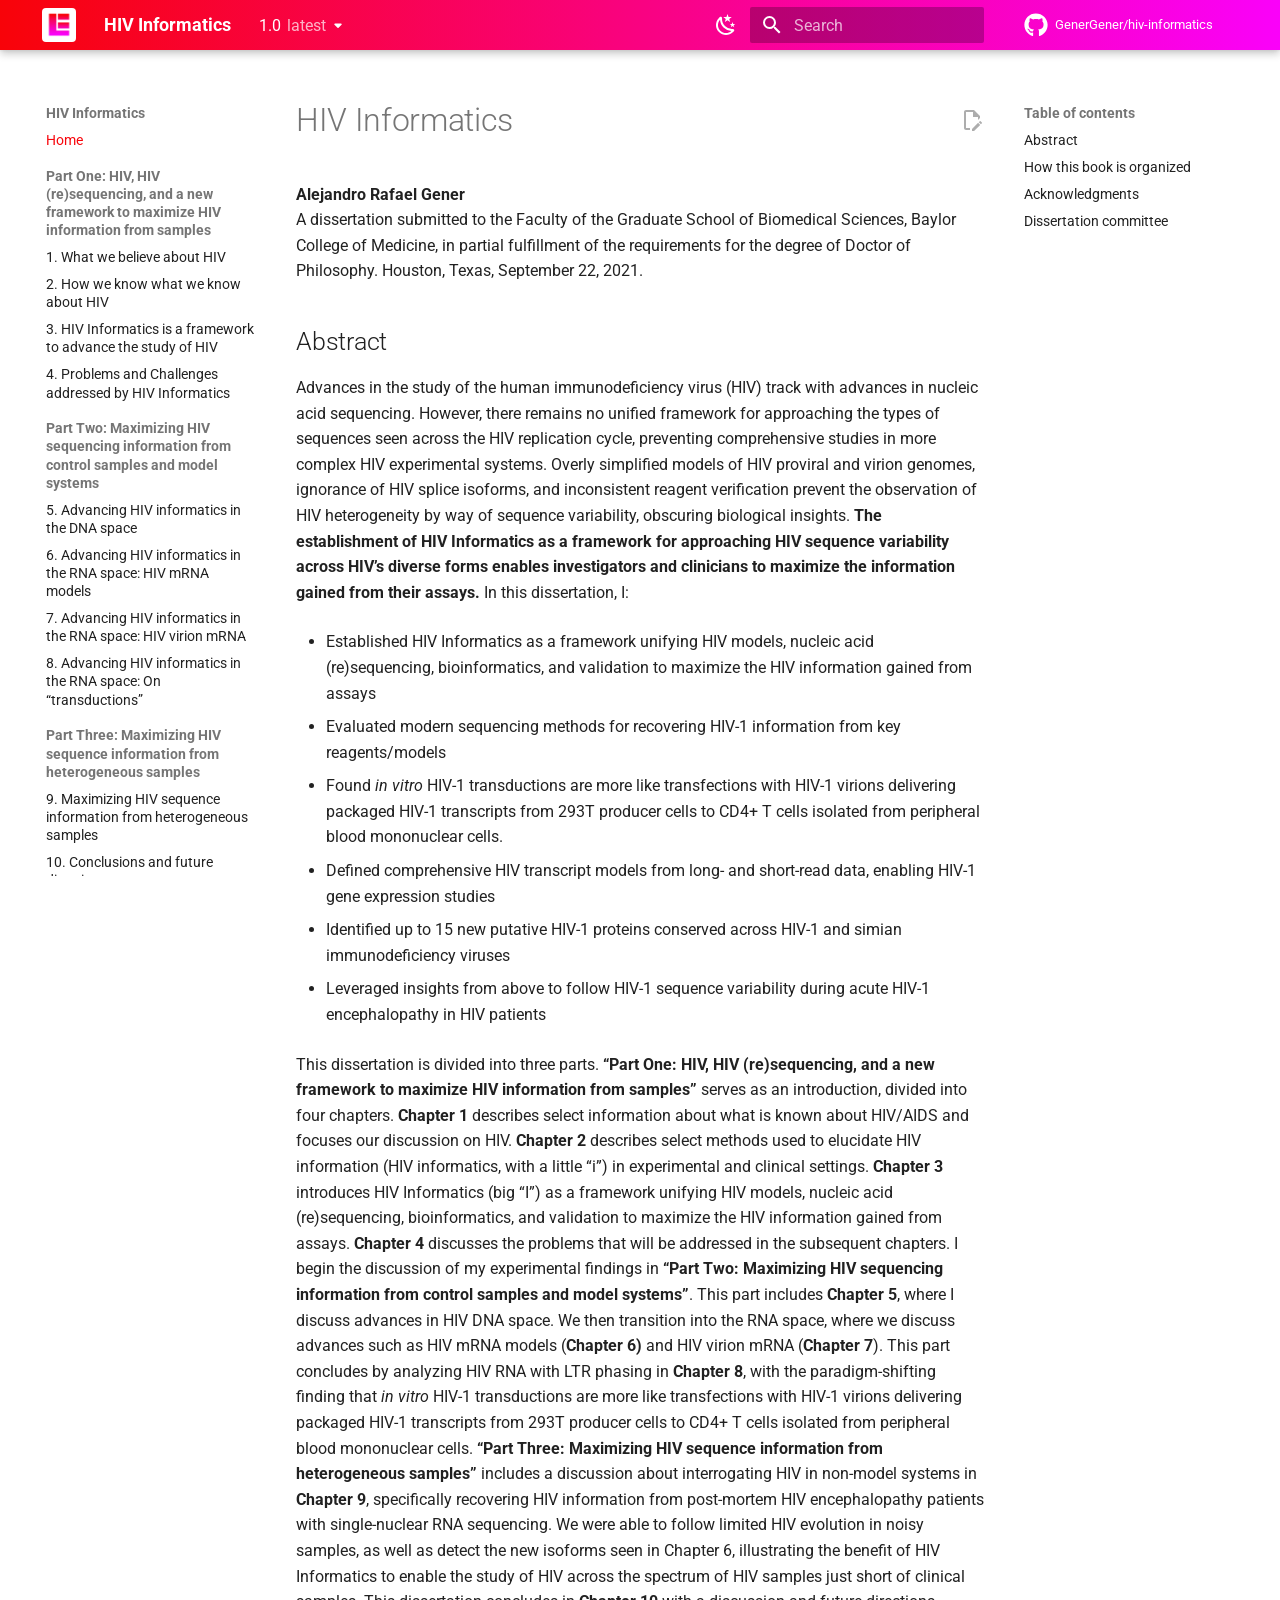
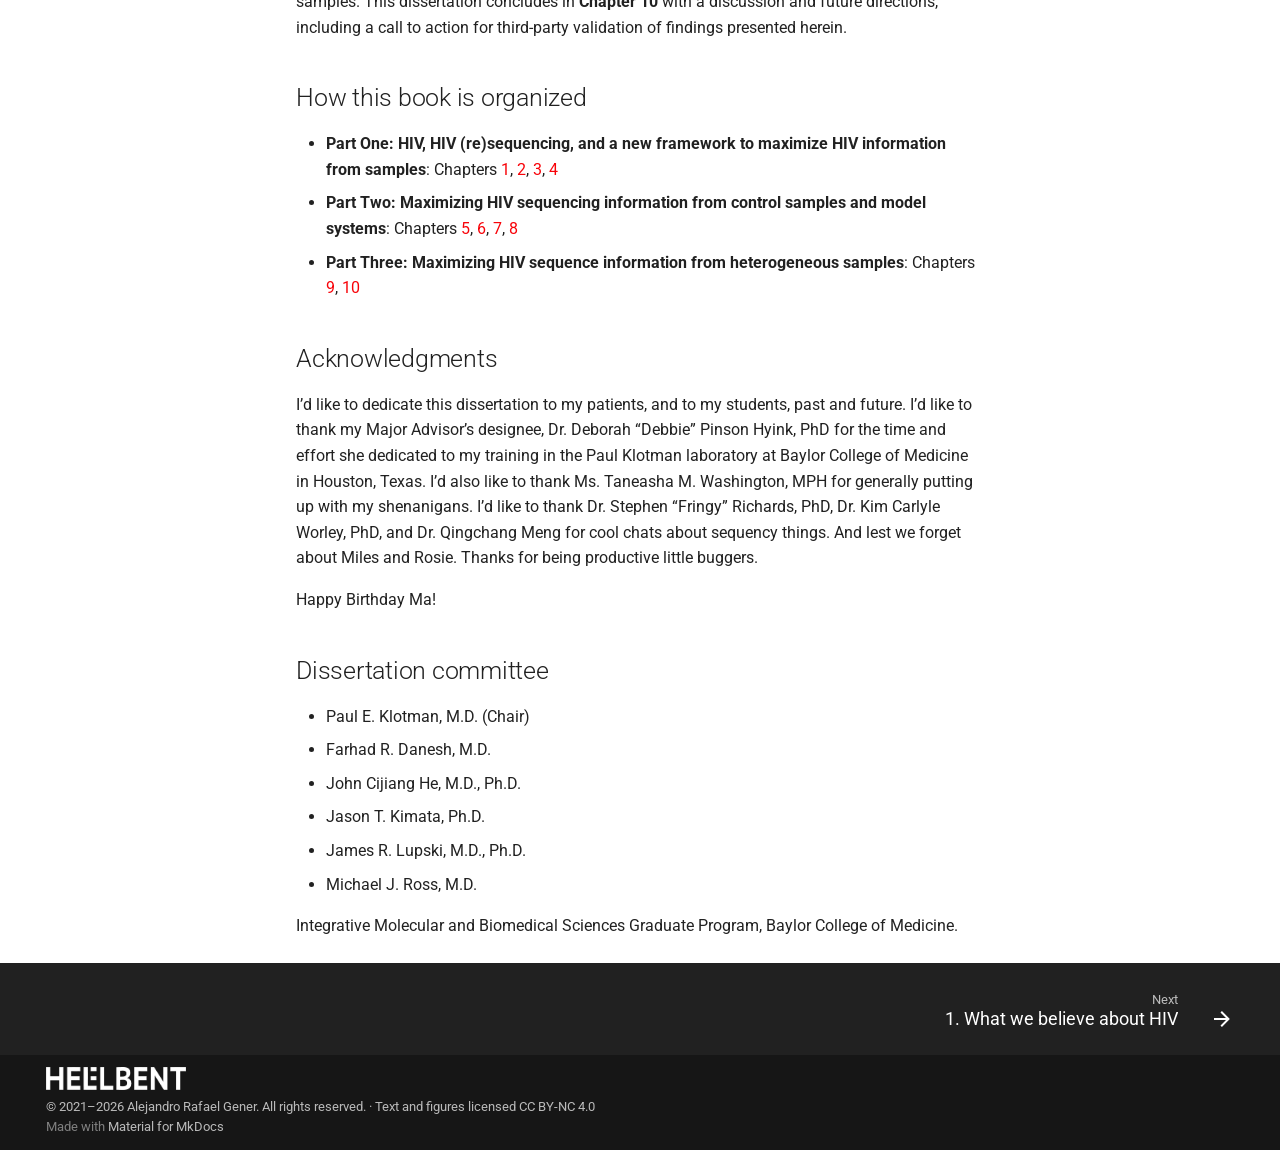
<file: 1.0/index.html>
<!doctype html>
<html lang="en" class="no-js">
  <head>
    
      <meta charset="utf-8">
      <meta name="viewport" content="width=device-width,initial-scale=1">
      
        <meta name="description" content="HIV Informatics: a framework unifying HIV models, nucleic acid (re)sequencing, bioinformatics, and validation to maximize HIV information from samples.">
      
      
        <meta name="author" content="Alejandro Rafael Gener">
      
      
        <link rel="canonical" href="https://genergener.github.io/hiv-informatics/1.0/">
      
      
      
        <link rel="next" href="01-what-we-believe-about-hiv/">
      
      
        
      
      
      <link rel="icon" href="assets/brand/logo-mark.png">
      <meta name="generator" content="mkdocs-1.6.1, mkdocs-material-9.7.7">
    
    
      
        <title>HIV Informatics</title>
      
    
    
      <link rel="stylesheet" href="assets/stylesheets/main.ec1eaa64.min.css">
      
        
        <link rel="stylesheet" href="assets/stylesheets/palette.ab4e12ef.min.css">
      
      


    
    
      
    
    
      
        
        
        <link rel="preconnect" href="https://fonts.gstatic.com" crossorigin>
        <link rel="stylesheet" href="https://fonts.googleapis.com/css?family=Roboto:300,300i,400,400i,700,700i%7CRoboto+Mono:400,400i,700,700i&display=fallback">
        <style>:root{--md-text-font:"Roboto";--md-code-font:"Roboto Mono"}</style>
      
    
    
      <link rel="stylesheet" href="stylesheets/extra.css">
    
    <script>__md_scope=new URL(".",location),__md_hash=e=>[...e].reduce(((e,_)=>(e<<5)-e+_.charCodeAt(0)),0),__md_get=(e,_=localStorage,t=__md_scope)=>JSON.parse(_.getItem(t.pathname+"."+e)),__md_set=(e,_,t=localStorage,a=__md_scope)=>{try{t.setItem(a.pathname+"."+e,JSON.stringify(_))}catch(e){}}</script>
    
      

    
    
  </head>
  
  
    
    
      
    
    
    
    
    <body dir="ltr" data-md-color-scheme="default" data-md-color-primary="custom" data-md-color-accent="custom">
  
    
    <input class="md-toggle" data-md-toggle="drawer" type="checkbox" id="__drawer" autocomplete="off">
    <input class="md-toggle" data-md-toggle="search" type="checkbox" id="__search" autocomplete="off">
    <label class="md-overlay" for="__drawer"></label>
    <div data-md-component="skip">
      
        
        <a href="#hiv-informatics" class="md-skip">
          Skip to content
        </a>
      
    </div>
    <div data-md-component="announce">
      
    </div>
    
      <div data-md-color-scheme="default" data-md-component="outdated" hidden>
        
      </div>
    
    
      

  

<header class="md-header md-header--shadow" data-md-component="header">
  <nav class="md-header__inner md-grid" aria-label="Header">
    <a href="." title="HIV Informatics" class="md-header__button md-logo" aria-label="HIV Informatics" data-md-component="logo">
      
  <img src="assets/brand/logo-mark.png" alt="logo">

    </a>
    <label class="md-header__button md-icon" for="__drawer">
      
      <svg xmlns="http://www.w3.org/2000/svg" viewBox="0 0 24 24"><path d="M3 6h18v2H3zm0 5h18v2H3zm0 5h18v2H3z"/></svg>
    </label>
    <div class="md-header__title" data-md-component="header-title">
      <div class="md-header__ellipsis">
        <div class="md-header__topic">
          <span class="md-ellipsis">
            HIV Informatics
          </span>
        </div>
        <div class="md-header__topic" data-md-component="header-topic">
          <span class="md-ellipsis">
            
              Home
            
          </span>
        </div>
      </div>
    </div>
    
      
        <form class="md-header__option" data-md-component="palette">
  
    
    
    
    <input class="md-option" data-md-color-media="(prefers-color-scheme: light)" data-md-color-scheme="default" data-md-color-primary="custom" data-md-color-accent="custom"  aria-label="Switch to dark mode"  type="radio" name="__palette" id="__palette_0">
    
      <label class="md-header__button md-icon" title="Switch to dark mode" for="__palette_1" hidden>
        <svg xmlns="http://www.w3.org/2000/svg" viewBox="0 0 24 24"><path d="m17.75 4.09-2.53 1.94.91 3.06-2.63-1.81-2.63 1.81.91-3.06-2.53-1.94L12.44 4l1.06-3 1.06 3zm3.5 6.91-1.64 1.25.59 1.98-1.7-1.17-1.7 1.17.59-1.98L15.75 11l2.06-.05L18.5 9l.69 1.95zm-2.28 4.95c.83-.08 1.72 1.1 1.19 1.85-.32.45-.66.87-1.08 1.27C15.17 23 8.84 23 4.94 19.07c-3.91-3.9-3.91-10.24 0-14.14.4-.4.82-.76 1.27-1.08.75-.53 1.93.36 1.85 1.19-.27 2.86.69 5.83 2.89 8.02a9.96 9.96 0 0 0 8.02 2.89m-1.64 2.02a12.08 12.08 0 0 1-7.8-3.47c-2.17-2.19-3.33-5-3.49-7.82-2.81 3.14-2.7 7.96.31 10.98 3.02 3.01 7.84 3.12 10.98.31"/></svg>
      </label>
    
  
    
    
    
    <input class="md-option" data-md-color-media="(prefers-color-scheme: dark)" data-md-color-scheme="slate" data-md-color-primary="custom" data-md-color-accent="custom"  aria-label="Switch to light mode"  type="radio" name="__palette" id="__palette_1">
    
      <label class="md-header__button md-icon" title="Switch to light mode" for="__palette_0" hidden>
        <svg xmlns="http://www.w3.org/2000/svg" viewBox="0 0 24 24"><path d="M12 7a5 5 0 0 1 5 5 5 5 0 0 1-5 5 5 5 0 0 1-5-5 5 5 0 0 1 5-5m0 2a3 3 0 0 0-3 3 3 3 0 0 0 3 3 3 3 0 0 0 3-3 3 3 0 0 0-3-3m0-7 2.39 3.42C13.65 5.15 12.84 5 12 5s-1.65.15-2.39.42zM3.34 7l4.16-.35A7.2 7.2 0 0 0 5.94 8.5c-.44.74-.69 1.5-.83 2.29zm.02 10 1.76-3.77a7.131 7.131 0 0 0 2.38 4.14zM20.65 7l-1.77 3.79a7.02 7.02 0 0 0-2.38-4.15zm-.01 10-4.14.36c.59-.51 1.12-1.14 1.54-1.86.42-.73.69-1.5.83-2.29zM12 22l-2.41-3.44c.74.27 1.55.44 2.41.44.82 0 1.63-.17 2.37-.44z"/></svg>
      </label>
    
  
</form>
      
    
    
      <script>var palette=__md_get("__palette");if(palette&&palette.color){if("(prefers-color-scheme)"===palette.color.media){var media=matchMedia("(prefers-color-scheme: light)"),input=document.querySelector(media.matches?"[data-md-color-media='(prefers-color-scheme: light)']":"[data-md-color-media='(prefers-color-scheme: dark)']");palette.color.media=input.getAttribute("data-md-color-media"),palette.color.scheme=input.getAttribute("data-md-color-scheme"),palette.color.primary=input.getAttribute("data-md-color-primary"),palette.color.accent=input.getAttribute("data-md-color-accent")}for(var[key,value]of Object.entries(palette.color))document.body.setAttribute("data-md-color-"+key,value)}</script>
    
    
    
      
      
        <label class="md-header__button md-icon" for="__search">
          
          <svg xmlns="http://www.w3.org/2000/svg" viewBox="0 0 24 24"><path d="M9.5 3A6.5 6.5 0 0 1 16 9.5c0 1.61-.59 3.09-1.56 4.23l.27.27h.79l5 5-1.5 1.5-5-5v-.79l-.27-.27A6.52 6.52 0 0 1 9.5 16 6.5 6.5 0 0 1 3 9.5 6.5 6.5 0 0 1 9.5 3m0 2C7 5 5 7 5 9.5S7 14 9.5 14 14 12 14 9.5 12 5 9.5 5"/></svg>
        </label>
        <div class="md-search" data-md-component="search" role="dialog">
  <label class="md-search__overlay" for="__search"></label>
  <div class="md-search__inner" role="search">
    <form class="md-search__form" name="search">
      <input type="text" class="md-search__input" name="query" aria-label="Search" placeholder="Search" autocapitalize="off" autocorrect="off" autocomplete="off" spellcheck="false" data-md-component="search-query" required>
      <label class="md-search__icon md-icon" for="__search">
        
        <svg xmlns="http://www.w3.org/2000/svg" viewBox="0 0 24 24"><path d="M9.5 3A6.5 6.5 0 0 1 16 9.5c0 1.61-.59 3.09-1.56 4.23l.27.27h.79l5 5-1.5 1.5-5-5v-.79l-.27-.27A6.52 6.52 0 0 1 9.5 16 6.5 6.5 0 0 1 3 9.5 6.5 6.5 0 0 1 9.5 3m0 2C7 5 5 7 5 9.5S7 14 9.5 14 14 12 14 9.5 12 5 9.5 5"/></svg>
        
        <svg xmlns="http://www.w3.org/2000/svg" viewBox="0 0 24 24"><path d="M20 11v2H8l5.5 5.5-1.42 1.42L4.16 12l7.92-7.92L13.5 5.5 8 11z"/></svg>
      </label>
      <nav class="md-search__options" aria-label="Search">
        
          <a href="javascript:void(0)" class="md-search__icon md-icon" title="Share" aria-label="Share" data-clipboard data-clipboard-text="" data-md-component="search-share" tabindex="-1">
            
            <svg xmlns="http://www.w3.org/2000/svg" viewBox="0 0 24 24"><path d="M18 16.08c-.76 0-1.44.3-1.96.77L8.91 12.7c.05-.23.09-.46.09-.7s-.04-.47-.09-.7l7.05-4.11c.54.5 1.25.81 2.04.81a3 3 0 0 0 3-3 3 3 0 0 0-3-3 3 3 0 0 0-3 3c0 .24.04.47.09.7L8.04 9.81C7.5 9.31 6.79 9 6 9a3 3 0 0 0-3 3 3 3 0 0 0 3 3c.79 0 1.5-.31 2.04-.81l7.12 4.15c-.05.21-.08.43-.08.66 0 1.61 1.31 2.91 2.92 2.91s2.92-1.3 2.92-2.91A2.92 2.92 0 0 0 18 16.08"/></svg>
          </a>
        
        <button type="reset" class="md-search__icon md-icon" title="Clear" aria-label="Clear" tabindex="-1">
          
          <svg xmlns="http://www.w3.org/2000/svg" viewBox="0 0 24 24"><path d="M19 6.41 17.59 5 12 10.59 6.41 5 5 6.41 10.59 12 5 17.59 6.41 19 12 13.41 17.59 19 19 17.59 13.41 12z"/></svg>
        </button>
      </nav>
      
        <div class="md-search__suggest" data-md-component="search-suggest"></div>
      
    </form>
    <div class="md-search__output">
      <div class="md-search__scrollwrap" tabindex="0" data-md-scrollfix>
        <div class="md-search-result" data-md-component="search-result">
          <div class="md-search-result__meta">
            Initializing search
          </div>
          <ol class="md-search-result__list" role="presentation"></ol>
        </div>
      </div>
    </div>
  </div>
</div>
      
    
    
      <div class="md-header__source">
        <a href="https://github.com/GenerGener/hiv-informatics" title="Go to repository" class="md-source" data-md-component="source">
  <div class="md-source__icon md-icon">
    
    <svg xmlns="http://www.w3.org/2000/svg" viewBox="0 0 512 512"><!--! Font Awesome Free 7.1.0 by @fontawesome - https://fontawesome.com License - https://fontawesome.com/license/free (Icons: CC BY 4.0, Fonts: SIL OFL 1.1, Code: MIT License) Copyright 2025 Fonticons, Inc.--><path d="M173.9 397.4c0 2-2.3 3.6-5.2 3.6-3.3.3-5.6-1.3-5.6-3.6 0-2 2.3-3.6 5.2-3.6 3-.3 5.6 1.3 5.6 3.6m-31.1-4.5c-.7 2 1.3 4.3 4.3 4.9 2.6 1 5.6 0 6.2-2s-1.3-4.3-4.3-5.2c-2.6-.7-5.5.3-6.2 2.3m44.2-1.7c-2.9.7-4.9 2.6-4.6 4.9.3 2 2.9 3.3 5.9 2.6 2.9-.7 4.9-2.6 4.6-4.6-.3-1.9-3-3.2-5.9-2.9M252.8 8C114.1 8 8 113.3 8 252c0 110.9 69.8 205.8 169.5 239.2 12.8 2.3 17.3-5.6 17.3-12.1 0-6.2-.3-40.4-.3-61.4 0 0-70 15-84.7-29.8 0 0-11.4-29.1-27.8-36.6 0 0-22.9-15.7 1.6-15.4 0 0 24.9 2 38.6 25.8 21.9 38.6 58.6 27.5 72.9 20.9 2.3-16 8.8-27.1 16-33.7-55.9-6.2-112.3-14.3-112.3-110.5 0-27.5 7.6-41.3 23.6-58.9-2.6-6.5-11.1-33.3 2.6-67.9 20.9-6.5 69 27 69 27 20-5.6 41.5-8.5 62.8-8.5s42.8 2.9 62.8 8.5c0 0 48.1-33.6 69-27 13.7 34.7 5.2 61.4 2.6 67.9 16 17.7 25.8 31.5 25.8 58.9 0 96.5-58.9 104.2-114.8 110.5 9.2 7.9 17 22.9 17 46.4 0 33.7-.3 75.4-.3 83.6 0 6.5 4.6 14.4 17.3 12.1C436.2 457.8 504 362.9 504 252 504 113.3 391.5 8 252.8 8M105.2 352.9c-1.3 1-1 3.3.7 5.2 1.6 1.6 3.9 2.3 5.2 1 1.3-1 1-3.3-.7-5.2-1.6-1.6-3.9-2.3-5.2-1m-10.8-8.1c-.7 1.3.3 2.9 2.3 3.9 1.6 1 3.6.7 4.3-.7.7-1.3-.3-2.9-2.3-3.9-2-.6-3.6-.3-4.3.7m32.4 35.6c-1.6 1.3-1 4.3 1.3 6.2 2.3 2.3 5.2 2.6 6.5 1 1.3-1.3.7-4.3-1.3-6.2-2.2-2.3-5.2-2.6-6.5-1m-11.4-14.7c-1.6 1-1.6 3.6 0 5.9s4.3 3.3 5.6 2.3c1.6-1.3 1.6-3.9 0-6.2-1.4-2.3-4-3.3-5.6-2"/></svg>
  </div>
  <div class="md-source__repository">
    GenerGener/hiv-informatics
  </div>
</a>
      </div>
    
  </nav>
  
</header>
    
    <div class="md-container" data-md-component="container">
      
      
        
          
        
      
      <main class="md-main" data-md-component="main">
        <div class="md-main__inner md-grid">
          
            
              
              <div class="md-sidebar md-sidebar--primary" data-md-component="sidebar" data-md-type="navigation" >
                <div class="md-sidebar__scrollwrap">
                  <div class="md-sidebar__inner">
                    



<nav class="md-nav md-nav--primary" aria-label="Navigation" data-md-level="0">
  <label class="md-nav__title" for="__drawer">
    <a href="." title="HIV Informatics" class="md-nav__button md-logo" aria-label="HIV Informatics" data-md-component="logo">
      
  <img src="assets/brand/logo-mark.png" alt="logo">

    </a>
    HIV Informatics
  </label>
  
    <div class="md-nav__source">
      <a href="https://github.com/GenerGener/hiv-informatics" title="Go to repository" class="md-source" data-md-component="source">
  <div class="md-source__icon md-icon">
    
    <svg xmlns="http://www.w3.org/2000/svg" viewBox="0 0 512 512"><!--! Font Awesome Free 7.1.0 by @fontawesome - https://fontawesome.com License - https://fontawesome.com/license/free (Icons: CC BY 4.0, Fonts: SIL OFL 1.1, Code: MIT License) Copyright 2025 Fonticons, Inc.--><path d="M173.9 397.4c0 2-2.3 3.6-5.2 3.6-3.3.3-5.6-1.3-5.6-3.6 0-2 2.3-3.6 5.2-3.6 3-.3 5.6 1.3 5.6 3.6m-31.1-4.5c-.7 2 1.3 4.3 4.3 4.9 2.6 1 5.6 0 6.2-2s-1.3-4.3-4.3-5.2c-2.6-.7-5.5.3-6.2 2.3m44.2-1.7c-2.9.7-4.9 2.6-4.6 4.9.3 2 2.9 3.3 5.9 2.6 2.9-.7 4.9-2.6 4.6-4.6-.3-1.9-3-3.2-5.9-2.9M252.8 8C114.1 8 8 113.3 8 252c0 110.9 69.8 205.8 169.5 239.2 12.8 2.3 17.3-5.6 17.3-12.1 0-6.2-.3-40.4-.3-61.4 0 0-70 15-84.7-29.8 0 0-11.4-29.1-27.8-36.6 0 0-22.9-15.7 1.6-15.4 0 0 24.9 2 38.6 25.8 21.9 38.6 58.6 27.5 72.9 20.9 2.3-16 8.8-27.1 16-33.7-55.9-6.2-112.3-14.3-112.3-110.5 0-27.5 7.6-41.3 23.6-58.9-2.6-6.5-11.1-33.3 2.6-67.9 20.9-6.5 69 27 69 27 20-5.6 41.5-8.5 62.8-8.5s42.8 2.9 62.8 8.5c0 0 48.1-33.6 69-27 13.7 34.7 5.2 61.4 2.6 67.9 16 17.7 25.8 31.5 25.8 58.9 0 96.5-58.9 104.2-114.8 110.5 9.2 7.9 17 22.9 17 46.4 0 33.7-.3 75.4-.3 83.6 0 6.5 4.6 14.4 17.3 12.1C436.2 457.8 504 362.9 504 252 504 113.3 391.5 8 252.8 8M105.2 352.9c-1.3 1-1 3.3.7 5.2 1.6 1.6 3.9 2.3 5.2 1 1.3-1 1-3.3-.7-5.2-1.6-1.6-3.9-2.3-5.2-1m-10.8-8.1c-.7 1.3.3 2.9 2.3 3.9 1.6 1 3.6.7 4.3-.7.7-1.3-.3-2.9-2.3-3.9-2-.6-3.6-.3-4.3.7m32.4 35.6c-1.6 1.3-1 4.3 1.3 6.2 2.3 2.3 5.2 2.6 6.5 1 1.3-1.3.7-4.3-1.3-6.2-2.2-2.3-5.2-2.6-6.5-1m-11.4-14.7c-1.6 1-1.6 3.6 0 5.9s4.3 3.3 5.6 2.3c1.6-1.3 1.6-3.9 0-6.2-1.4-2.3-4-3.3-5.6-2"/></svg>
  </div>
  <div class="md-source__repository">
    GenerGener/hiv-informatics
  </div>
</a>
    </div>
  
  <ul class="md-nav__list" data-md-scrollfix>
    
      
      
  
  
    
  
  
  
    <li class="md-nav__item md-nav__item--active">
      
      <input class="md-nav__toggle md-toggle" type="checkbox" id="__toc">
      
      
        
      
      
        <label class="md-nav__link md-nav__link--active" for="__toc">
          
  
  
  <span class="md-ellipsis">
    
  
    Home
  

    
  </span>
  
  

          <span class="md-nav__icon md-icon"></span>
        </label>
      
      <a href="." class="md-nav__link md-nav__link--active">
        
  
  
  <span class="md-ellipsis">
    
  
    Home
  

    
  </span>
  
  

      </a>
      
        

<nav class="md-nav md-nav--secondary" aria-label="Table of contents">
  
  
  
    
  
  
    <label class="md-nav__title" for="__toc">
      <span class="md-nav__icon md-icon"></span>
      Table of contents
    </label>
    <ul class="md-nav__list" data-md-component="toc" data-md-scrollfix>
      
        <li class="md-nav__item">
  <a href="#abstract" class="md-nav__link">
    <span class="md-ellipsis">
      
        Abstract
      
    </span>
  </a>
  
</li>
      
        <li class="md-nav__item">
  <a href="#how-this-book-is-organized" class="md-nav__link">
    <span class="md-ellipsis">
      
        How this book is organized
      
    </span>
  </a>
  
</li>
      
        <li class="md-nav__item">
  <a href="#acknowledgments" class="md-nav__link">
    <span class="md-ellipsis">
      
        Acknowledgments
      
    </span>
  </a>
  
</li>
      
        <li class="md-nav__item">
  <a href="#dissertation-committee" class="md-nav__link">
    <span class="md-ellipsis">
      
        Dissertation committee
      
    </span>
  </a>
  
</li>
      
    </ul>
  
</nav>
      
    </li>
  

    
      
      
  
  
  
  
    
    
    
    
      
        
        
      
    
    
    <li class="md-nav__item md-nav__item--section md-nav__item--nested">
      
        
        
        <input class="md-nav__toggle md-toggle " type="checkbox" id="__nav_2" >
        
          
          <label class="md-nav__link" for="__nav_2" id="__nav_2_label" tabindex="">
            
  
  
  <span class="md-ellipsis">
    
  
    Part One: HIV, HIV (re)sequencing, and a new framework to maximize HIV information from samples
  

    
  </span>
  
  

            <span class="md-nav__icon md-icon"></span>
          </label>
        
        <nav class="md-nav" data-md-level="1" aria-labelledby="__nav_2_label" aria-expanded="false">
          <label class="md-nav__title" for="__nav_2">
            <span class="md-nav__icon md-icon"></span>
            
  
    Part One: HIV, HIV (re)sequencing, and a new framework to maximize HIV information from samples
  

          </label>
          <ul class="md-nav__list" data-md-scrollfix>
            
              
                
  
  
  
  
    <li class="md-nav__item">
      <a href="01-what-we-believe-about-hiv/" class="md-nav__link">
        
  
  
  <span class="md-ellipsis">
    
  
    1. What we believe about HIV
  

    
  </span>
  
  

      </a>
    </li>
  

              
            
              
                
  
  
  
  
    <li class="md-nav__item">
      <a href="02-how-we-know-what-we-know/" class="md-nav__link">
        
  
  
  <span class="md-ellipsis">
    
  
    2. How we know what we know about HIV
  

    
  </span>
  
  

      </a>
    </li>
  

              
            
              
                
  
  
  
  
    <li class="md-nav__item">
      <a href="03-hiv-informatics-framework/" class="md-nav__link">
        
  
  
  <span class="md-ellipsis">
    
  
    3. HIV Informatics is a framework to advance the study of HIV
  

    
  </span>
  
  

      </a>
    </li>
  

              
            
              
                
  
  
  
  
    <li class="md-nav__item">
      <a href="04-problems-and-challenges/" class="md-nav__link">
        
  
  
  <span class="md-ellipsis">
    
  
    4. Problems and Challenges addressed by HIV Informatics
  

    
  </span>
  
  

      </a>
    </li>
  

              
            
          </ul>
        </nav>
      
    </li>
  

    
      
      
  
  
  
  
    
    
    
    
      
        
        
      
    
    
    <li class="md-nav__item md-nav__item--section md-nav__item--nested">
      
        
        
        <input class="md-nav__toggle md-toggle " type="checkbox" id="__nav_3" >
        
          
          <label class="md-nav__link" for="__nav_3" id="__nav_3_label" tabindex="">
            
  
  
  <span class="md-ellipsis">
    
  
    Part Two: Maximizing HIV sequencing information from control samples and model systems
  

    
  </span>
  
  

            <span class="md-nav__icon md-icon"></span>
          </label>
        
        <nav class="md-nav" data-md-level="1" aria-labelledby="__nav_3_label" aria-expanded="false">
          <label class="md-nav__title" for="__nav_3">
            <span class="md-nav__icon md-icon"></span>
            
  
    Part Two: Maximizing HIV sequencing information from control samples and model systems
  

          </label>
          <ul class="md-nav__list" data-md-scrollfix>
            
              
                
  
  
  
  
    <li class="md-nav__item">
      <a href="05-dna-space/" class="md-nav__link">
        
  
  
  <span class="md-ellipsis">
    
  
    5. Advancing HIV informatics in the DNA space
  

    
  </span>
  
  

      </a>
    </li>
  

              
            
              
                
  
  
  
  
    <li class="md-nav__item">
      <a href="06-rna-space-mrna-models/" class="md-nav__link">
        
  
  
  <span class="md-ellipsis">
    
  
    6. Advancing HIV informatics in the RNA space: HIV mRNA models
  

    
  </span>
  
  

      </a>
    </li>
  

              
            
              
                
  
  
  
  
    <li class="md-nav__item">
      <a href="07-rna-space-virion-mrna/" class="md-nav__link">
        
  
  
  <span class="md-ellipsis">
    
  
    7. Advancing HIV informatics in the RNA space: HIV virion mRNA
  

    
  </span>
  
  

      </a>
    </li>
  

              
            
              
                
  
  
  
  
    <li class="md-nav__item">
      <a href="08-rna-space-transductions/" class="md-nav__link">
        
  
  
  <span class="md-ellipsis">
    
  
    8. Advancing HIV informatics in the RNA space: On “transductions”
  

    
  </span>
  
  

      </a>
    </li>
  

              
            
          </ul>
        </nav>
      
    </li>
  

    
      
      
  
  
  
  
    
    
    
    
      
        
        
      
    
    
    <li class="md-nav__item md-nav__item--section md-nav__item--nested">
      
        
        
        <input class="md-nav__toggle md-toggle " type="checkbox" id="__nav_4" >
        
          
          <label class="md-nav__link" for="__nav_4" id="__nav_4_label" tabindex="">
            
  
  
  <span class="md-ellipsis">
    
  
    Part Three: Maximizing HIV sequence information from heterogeneous samples
  

    
  </span>
  
  

            <span class="md-nav__icon md-icon"></span>
          </label>
        
        <nav class="md-nav" data-md-level="1" aria-labelledby="__nav_4_label" aria-expanded="false">
          <label class="md-nav__title" for="__nav_4">
            <span class="md-nav__icon md-icon"></span>
            
  
    Part Three: Maximizing HIV sequence information from heterogeneous samples
  

          </label>
          <ul class="md-nav__list" data-md-scrollfix>
            
              
                
  
  
  
  
    <li class="md-nav__item">
      <a href="09-heterogeneous-samples/" class="md-nav__link">
        
  
  
  <span class="md-ellipsis">
    
  
    9. Maximizing HIV sequence information from heterogeneous samples
  

    
  </span>
  
  

      </a>
    </li>
  

              
            
              
                
  
  
  
  
    <li class="md-nav__item">
      <a href="10-conclusions/" class="md-nav__link">
        
  
  
  <span class="md-ellipsis">
    
  
    10. Conclusions and future directions
  

    
  </span>
  
  

      </a>
    </li>
  

              
            
          </ul>
        </nav>
      
    </li>
  

    
  </ul>
</nav>
                  </div>
                </div>
              </div>
            
            
              
              <div class="md-sidebar md-sidebar--secondary" data-md-component="sidebar" data-md-type="toc" >
                <div class="md-sidebar__scrollwrap">
                  <div class="md-sidebar__inner">
                    

<nav class="md-nav md-nav--secondary" aria-label="Table of contents">
  
  
  
    
  
  
    <label class="md-nav__title" for="__toc">
      <span class="md-nav__icon md-icon"></span>
      Table of contents
    </label>
    <ul class="md-nav__list" data-md-component="toc" data-md-scrollfix>
      
        <li class="md-nav__item">
  <a href="#abstract" class="md-nav__link">
    <span class="md-ellipsis">
      
        Abstract
      
    </span>
  </a>
  
</li>
      
        <li class="md-nav__item">
  <a href="#how-this-book-is-organized" class="md-nav__link">
    <span class="md-ellipsis">
      
        How this book is organized
      
    </span>
  </a>
  
</li>
      
        <li class="md-nav__item">
  <a href="#acknowledgments" class="md-nav__link">
    <span class="md-ellipsis">
      
        Acknowledgments
      
    </span>
  </a>
  
</li>
      
        <li class="md-nav__item">
  <a href="#dissertation-committee" class="md-nav__link">
    <span class="md-ellipsis">
      
        Dissertation committee
      
    </span>
  </a>
  
</li>
      
    </ul>
  
</nav>
                  </div>
                </div>
              </div>
            
          
          
            <div class="md-content" data-md-component="content">
              
              <article class="md-content__inner md-typeset">
                
                  


  
    <a href="https://github.com/GenerGener/hiv-informatics/edit/main/docs/index.md" title="Edit this page" class="md-content__button md-icon" rel="edit">
      
      <svg xmlns="http://www.w3.org/2000/svg" viewBox="0 0 24 24"><path d="M10 20H6V4h7v5h5v3.1l2-2V8l-6-6H6c-1.1 0-2 .9-2 2v16c0 1.1.9 2 2 2h4zm10.2-7c.1 0 .3.1.4.2l1.3 1.3c.2.2.2.6 0 .8l-1 1-2.1-2.1 1-1c.1-.1.2-.2.4-.2m0 3.9L14.1 23H12v-2.1l6.1-6.1z"/></svg>
    </a>
  
  


<h1 id="hiv-informatics">HIV Informatics<a class="headerlink" href="#hiv-informatics" title="Permanent link">&para;</a></h1>
<p><strong>Alejandro Rafael Gener</strong><br>
A dissertation submitted to the Faculty of the Graduate School of Biomedical Sciences,
Baylor College of Medicine, in partial fulfillment of the requirements for the degree of
Doctor of Philosophy. Houston, Texas, September 22, 2021.</p>
<h2 id="abstract">Abstract<a class="headerlink" href="#abstract" title="Permanent link">&para;</a></h2>
<p>Advances in the study of the human immunodeficiency virus (HIV) track with advances in nucleic acid sequencing. However, there remains no unified framework for approaching the types of sequences seen across the HIV replication cycle, preventing comprehensive studies in more complex HIV experimental systems. Overly simplified models of HIV proviral and virion genomes, ignorance of HIV splice isoforms, and inconsistent reagent verification prevent the observation of HIV heterogeneity by way of sequence variability, obscuring biological insights. <strong>The establishment of HIV Informatics as a framework for approaching HIV sequence variability across HIV’s diverse forms enables investigators and clinicians to maximize the information gained from their assays.</strong> In this dissertation, I:</p>
<ul>
<li>
<p>Established HIV Informatics as a framework unifying HIV models, nucleic acid (re)sequencing, bioinformatics, and validation to maximize the HIV information gained from assays</p>
</li>
<li>
<p>Evaluated modern sequencing methods for recovering HIV-1 information from key reagents/models</p>
</li>
<li>
<p>Found <em>in vitro</em> HIV-1 transductions are more like transfections with HIV-1 virions delivering packaged HIV-1 transcripts from 293T producer cells to CD4+ T cells isolated from peripheral blood mononuclear cells.</p>
</li>
<li>
<p>Defined comprehensive HIV transcript models from long- and short-read data, enabling HIV-1 gene expression studies</p>
</li>
<li>
<p>Identified up to 15 new putative HIV-1 proteins conserved across HIV-1 and simian immunodeficiency viruses </p>
</li>
<li>
<p>Leveraged insights from above to follow HIV-1 sequence variability during acute HIV-1 encephalopathy in HIV patients</p>
</li>
</ul>
<p>This dissertation is divided into three parts. <strong>“Part One: HIV, HIV (re)sequencing, and a new framework to maximize HIV information from samples”</strong> serves as an introduction, divided into four chapters. <strong>Chapter 1</strong> describes select information about what is known about HIV/AIDS and focuses our discussion on HIV. <strong>Chapter 2</strong> describes select methods used to elucidate HIV information (HIV informatics, with a little “i”) in experimental and clinical settings. <strong>Chapter 3</strong> introduces HIV Informatics (big “I”) as a framework unifying HIV models, nucleic acid (re)sequencing, bioinformatics, and validation to maximize the HIV information gained from assays. <strong>Chapter 4</strong> discusses the problems that will be addressed in the subsequent chapters. I begin the discussion of my experimental findings in <strong>“Part Two: Maximizing HIV sequencing information from control samples and model systems”</strong>. This part includes <strong>Chapter 5</strong>, where I discuss advances in HIV DNA space. We then transition into the RNA space, where we discuss advances such as HIV mRNA models (<strong>Chapter 6)</strong> and HIV virion mRNA (<strong>Chapter 7</strong>). This part concludes by analyzing HIV RNA with LTR phasing in <strong>Chapter 8</strong>, with the paradigm-shifting finding that <em>in vitro</em> HIV-1 transductions are more like transfections with HIV-1 virions delivering packaged HIV-1 transcripts from 293T producer cells to CD4+ T cells isolated from peripheral blood mononuclear cells. <strong>“Part Three: Maximizing HIV sequence information from heterogeneous samples”</strong> includes a discussion about interrogating HIV in non-model systems in <strong>Chapter 9</strong>, specifically recovering HIV information from post-mortem HIV encephalopathy patients with single-nuclear RNA sequencing. We were able to follow limited HIV evolution in noisy samples, as well as detect the new isoforms seen in Chapter 6, illustrating the benefit of HIV Informatics to enable the study of HIV across the spectrum of HIV samples just short of clinical samples. This dissertation concludes in <strong>Chapter 10</strong> with a discussion and future directions, including a call to action for third-party validation of findings presented herein.</p>
<h2 id="how-this-book-is-organized">How this book is organized<a class="headerlink" href="#how-this-book-is-organized" title="Permanent link">&para;</a></h2>
<ul>
<li><strong>Part One: HIV, HIV (re)sequencing, and a new framework to maximize HIV information from samples</strong>: Chapters <a href="01-what-we-believe-about-hiv/">1</a>, <a href="02-how-we-know-what-we-know/">2</a>, <a href="03-hiv-informatics-framework/">3</a>, <a href="04-problems-and-challenges/">4</a></li>
<li><strong>Part Two: Maximizing HIV sequencing information from control samples and model systems</strong>: Chapters <a href="05-dna-space/">5</a>, <a href="06-rna-space-mrna-models/">6</a>, <a href="07-rna-space-virion-mrna/">7</a>, <a href="08-rna-space-transductions/">8</a></li>
<li><strong>Part Three: Maximizing HIV sequence information from heterogeneous samples</strong>: Chapters <a href="09-heterogeneous-samples/">9</a>, <a href="10-conclusions/">10</a></li>
</ul>
<h2 id="acknowledgments">Acknowledgments<a class="headerlink" href="#acknowledgments" title="Permanent link">&para;</a></h2>
<p>I’d like to dedicate this dissertation to my patients, and to my students, past and future. I’d like to thank my Major Advisor’s designee, Dr. Deborah “Debbie” Pinson Hyink, PhD for the time and effort she dedicated to my training in the Paul Klotman laboratory at Baylor College of Medicine in Houston, Texas. I’d also like to thank Ms. Taneasha M. Washington, MPH for generally putting up with my shenanigans. I’d like to thank Dr. Stephen “Fringy” Richards, PhD, Dr. Kim Carlyle Worley, PhD, and Dr. Qingchang Meng for cool chats about sequency things. And lest we forget about Miles and Rosie. Thanks for being productive little buggers.</p>
<p>Happy Birthday Ma!</p>
<h2 id="dissertation-committee">Dissertation committee<a class="headerlink" href="#dissertation-committee" title="Permanent link">&para;</a></h2>
<ul>
<li>Paul E. Klotman, M.D. (Chair)</li>
<li>Farhad R. Danesh, M.D.</li>
<li>John Cijiang He, M.D., Ph.D.</li>
<li>Jason T. Kimata, Ph.D.</li>
<li>James R. Lupski, M.D., Ph.D.</li>
<li>Michael J. Ross, M.D.</li>
</ul>
<p>Integrative Molecular and Biomedical Sciences Graduate Program, Baylor College of Medicine.</p>












                
              </article>
            </div>
          
          
<script>var target=document.getElementById(location.hash.slice(1));target&&target.name&&(target.checked=target.name.startsWith("__tabbed_"))</script>
        </div>
        
          <button type="button" class="md-top md-icon" data-md-component="top" hidden>
  
  <svg xmlns="http://www.w3.org/2000/svg" viewBox="0 0 24 24"><path d="M13 20h-2V8l-5.5 5.5-1.42-1.42L12 4.16l7.92 7.92-1.42 1.42L13 8z"/></svg>
  Back to top
</button>
        
      </main>
      
        <footer class="md-footer">
  
    
      
      <nav class="md-footer__inner md-grid" aria-label="Footer" >
        
        
          
          <a href="01-what-we-believe-about-hiv/" class="md-footer__link md-footer__link--next" aria-label="Next: 1. What we believe about HIV">
            <div class="md-footer__title">
              <span class="md-footer__direction">
                Next
              </span>
              <div class="md-ellipsis">
                1. What we believe about HIV
              </div>
            </div>
            <div class="md-footer__button md-icon">
              
              <svg xmlns="http://www.w3.org/2000/svg" viewBox="0 0 24 24"><path d="M4 11v2h12l-5.5 5.5 1.42 1.42L19.84 12l-7.92-7.92L10.5 5.5 16 11z"/></svg>
            </div>
          </a>
        
      </nav>
    
  
  <div class="md-footer-meta md-typeset">
    <div class="md-footer-meta__inner md-grid">
      <div class="md-copyright">
  
    <div class="md-copyright__highlight">
      <span class="footer-wordmark" role="img" aria-label="Heelbent"></span> &copy; 2021&ndash;2026 Alejandro Rafael Gener. All rights reserved. &middot; Text and figures licensed <a href="https://creativecommons.org/licenses/by-nc/4.0/">CC BY-NC 4.0</a>
    </div>
  
  
    Made with
    <a href="https://squidfunk.github.io/mkdocs-material/" target="_blank" rel="noopener">
      Material for MkDocs
    </a>
  
</div>
      
    </div>
  </div>
</footer>
      
    </div>
    <div class="md-dialog" data-md-component="dialog">
      <div class="md-dialog__inner md-typeset"></div>
    </div>
    
    
    
      
      
      <script id="__config" type="application/json">{"annotate": null, "base": ".", "features": ["navigation.sections", "navigation.top", "navigation.footer", "navigation.tracking", "toc.follow", "search.highlight", "search.suggest", "search.share", "content.action.edit"], "search": "assets/javascripts/workers/search.2c215733.min.js", "tags": null, "translations": {"clipboard.copied": "Copied to clipboard", "clipboard.copy": "Copy to clipboard", "search.result.more.one": "1 more on this page", "search.result.more.other": "# more on this page", "search.result.none": "No matching documents", "search.result.one": "1 matching document", "search.result.other": "# matching documents", "search.result.placeholder": "Type to start searching", "search.result.term.missing": "Missing", "select.version": "Select version"}, "version": {"alias": true, "default": "latest", "provider": "mike"}}</script>
    
    
      <script src="assets/javascripts/bundle.d7400e89.min.js"></script>
      
    
  </body>
</html>
</file>
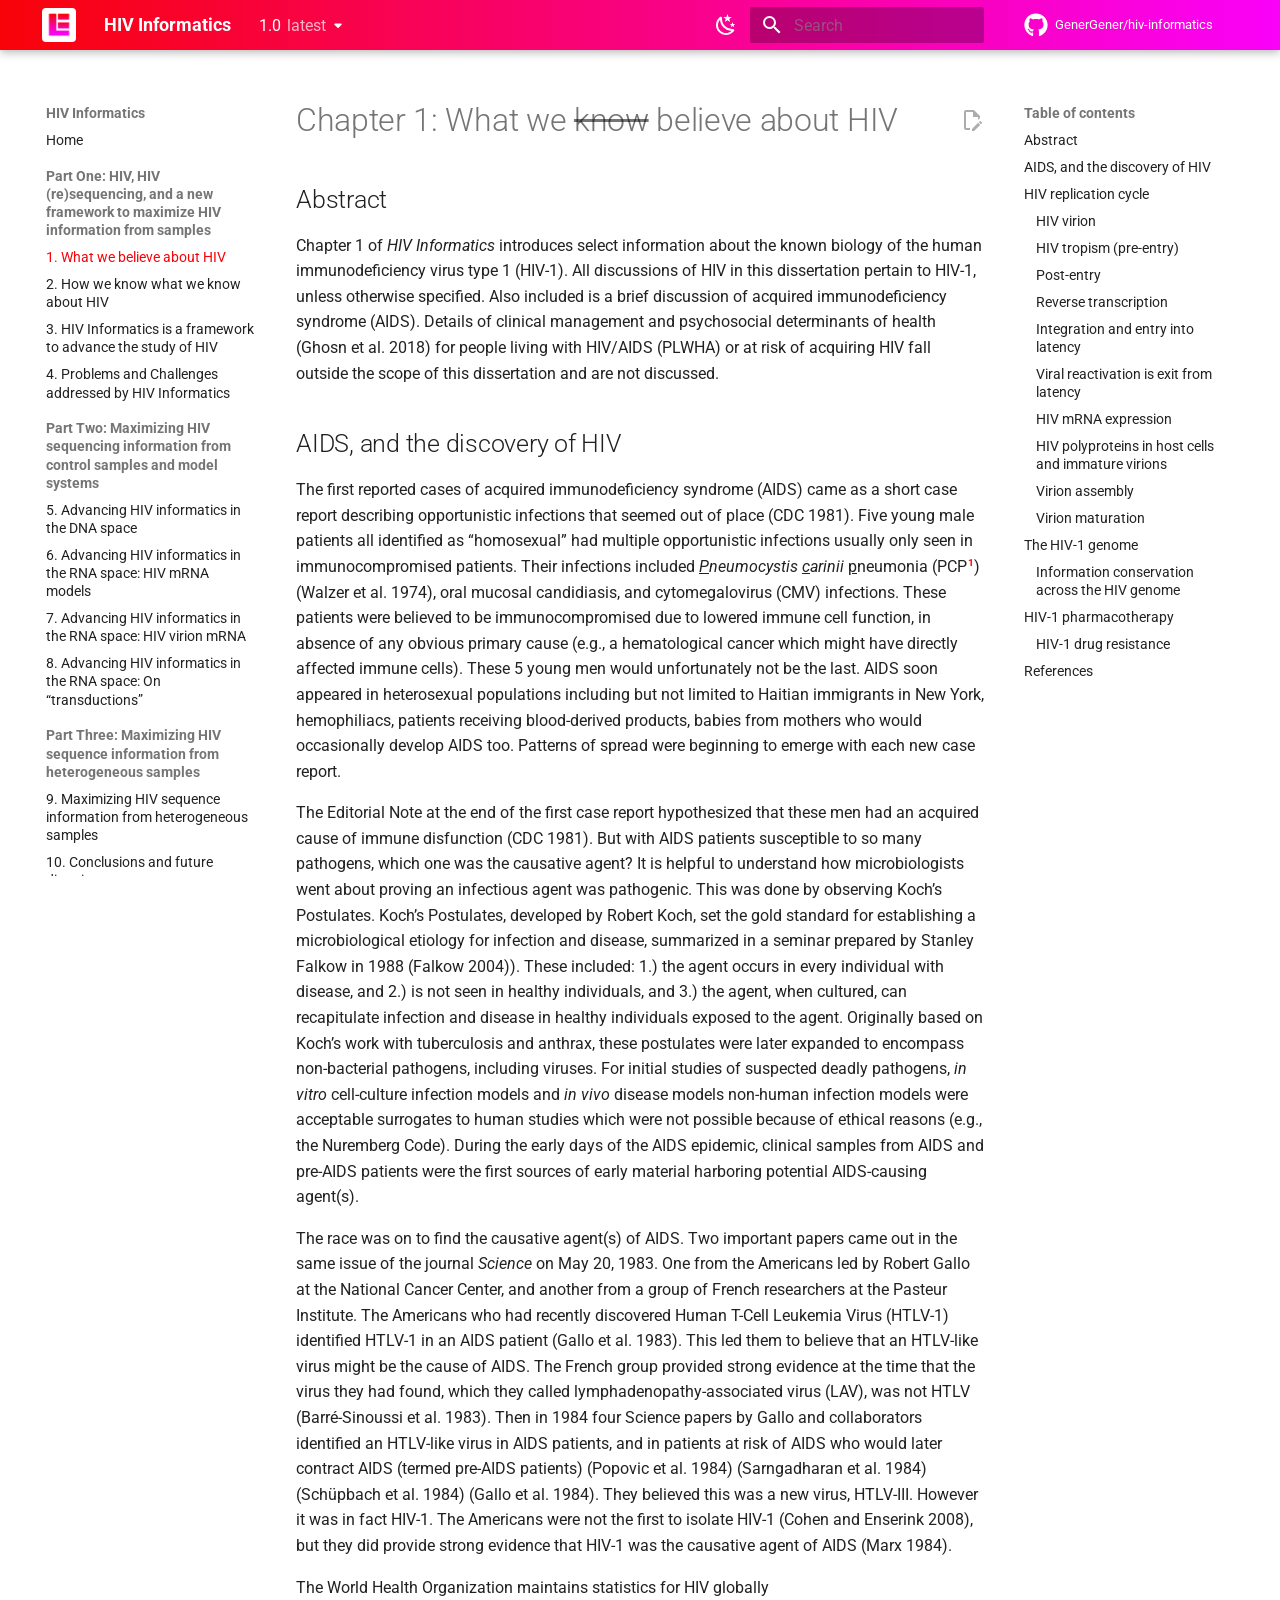
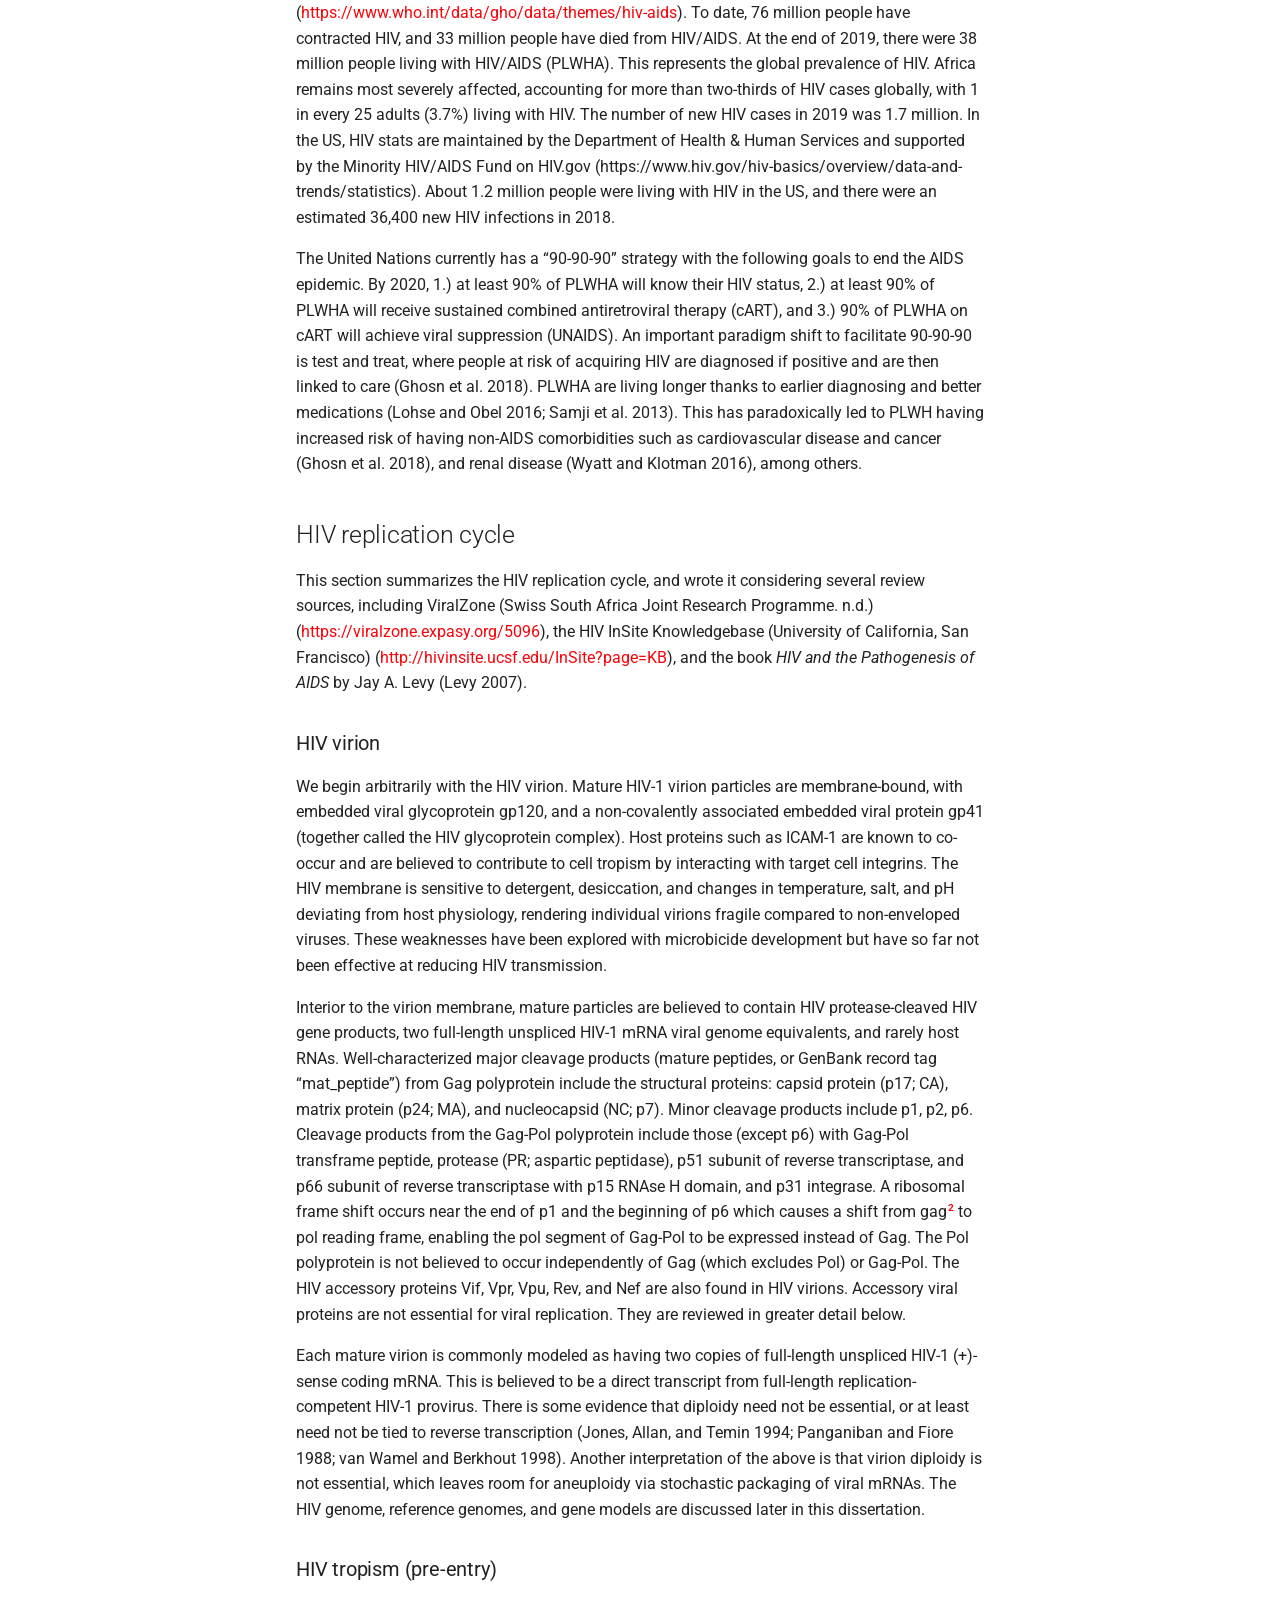
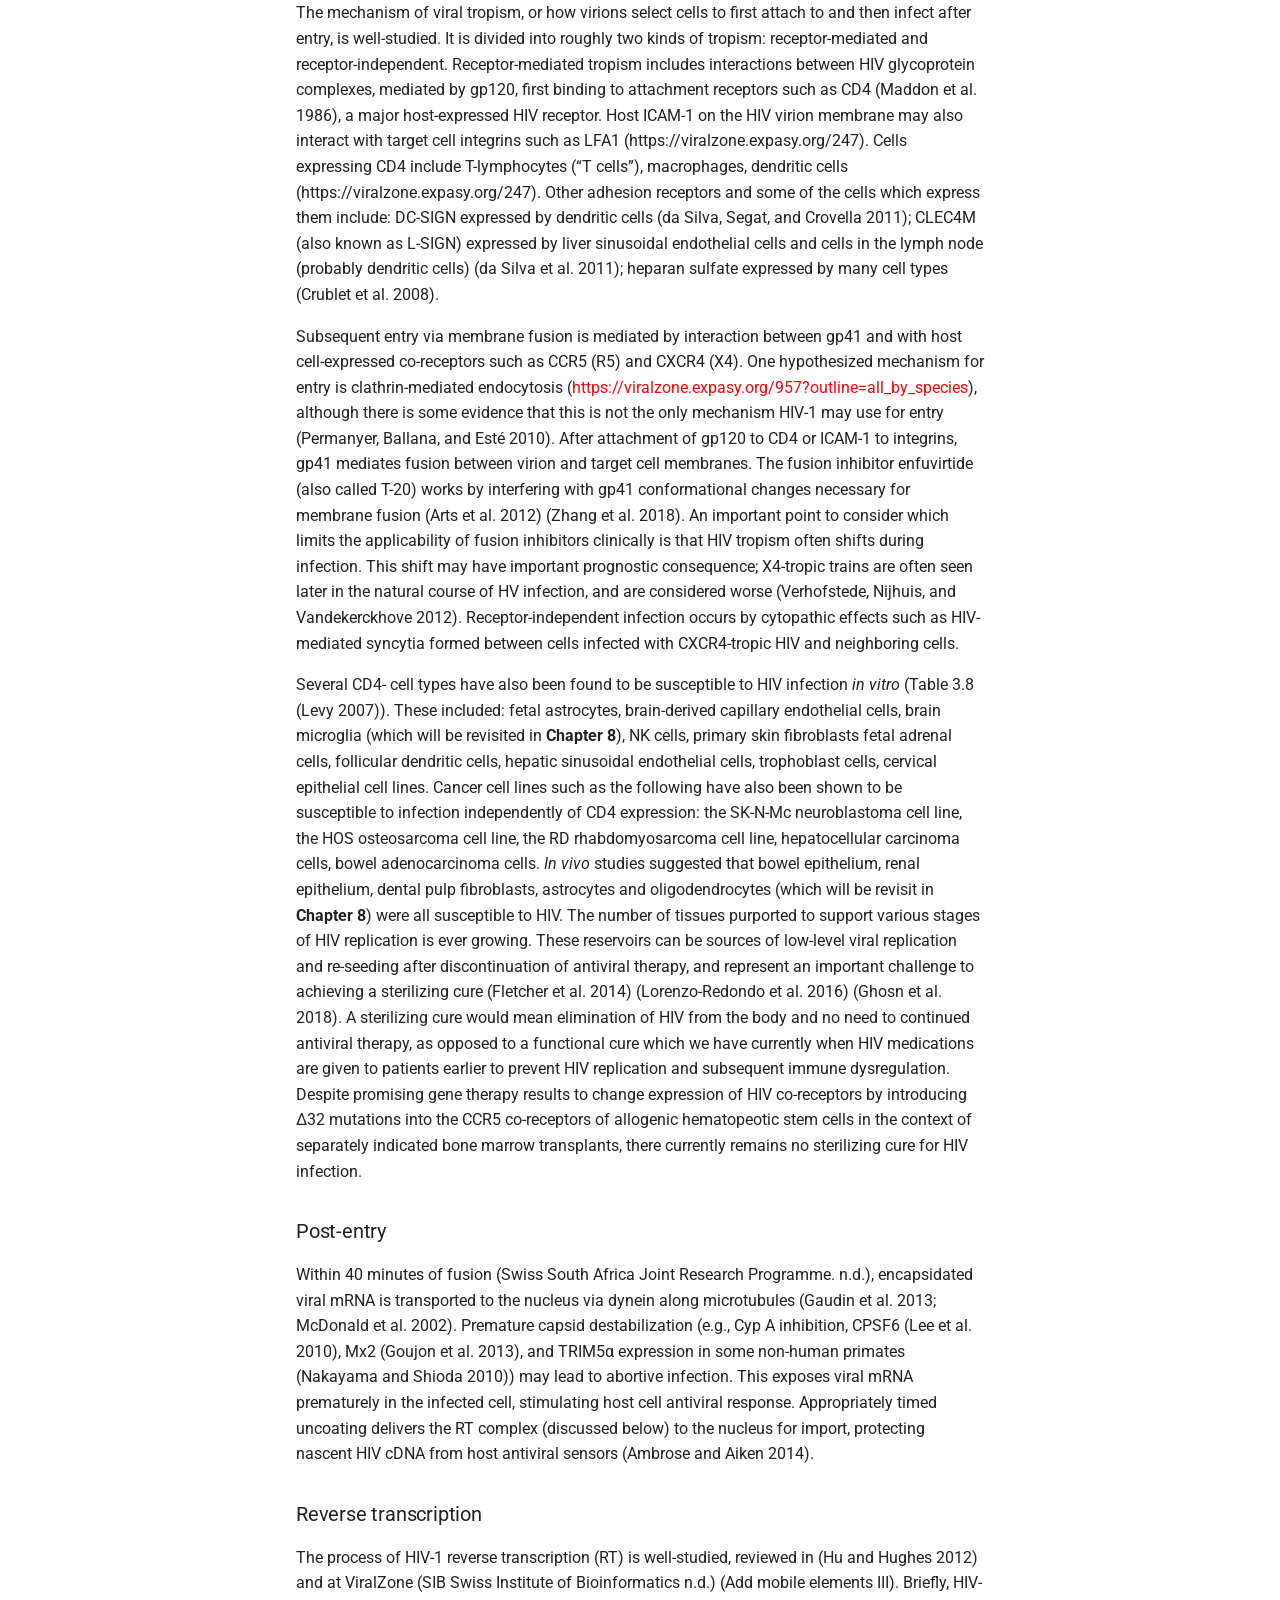
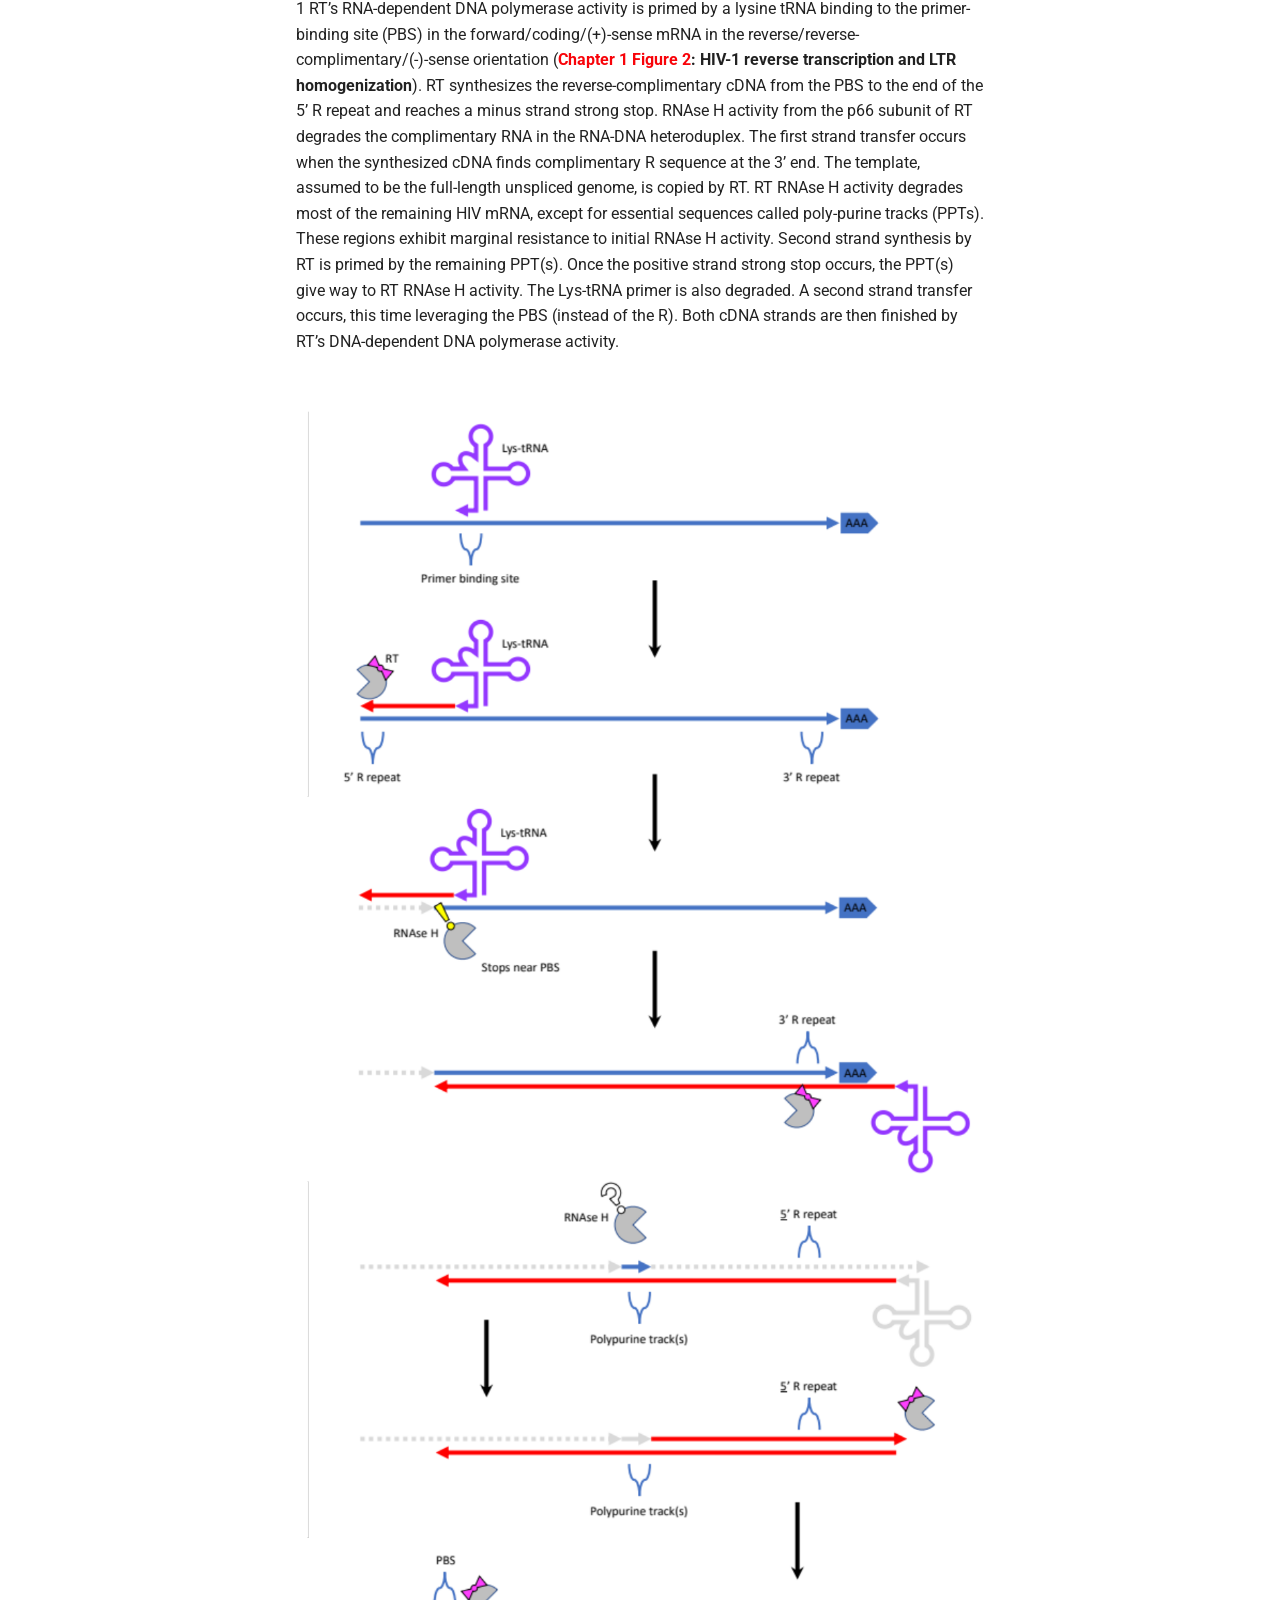
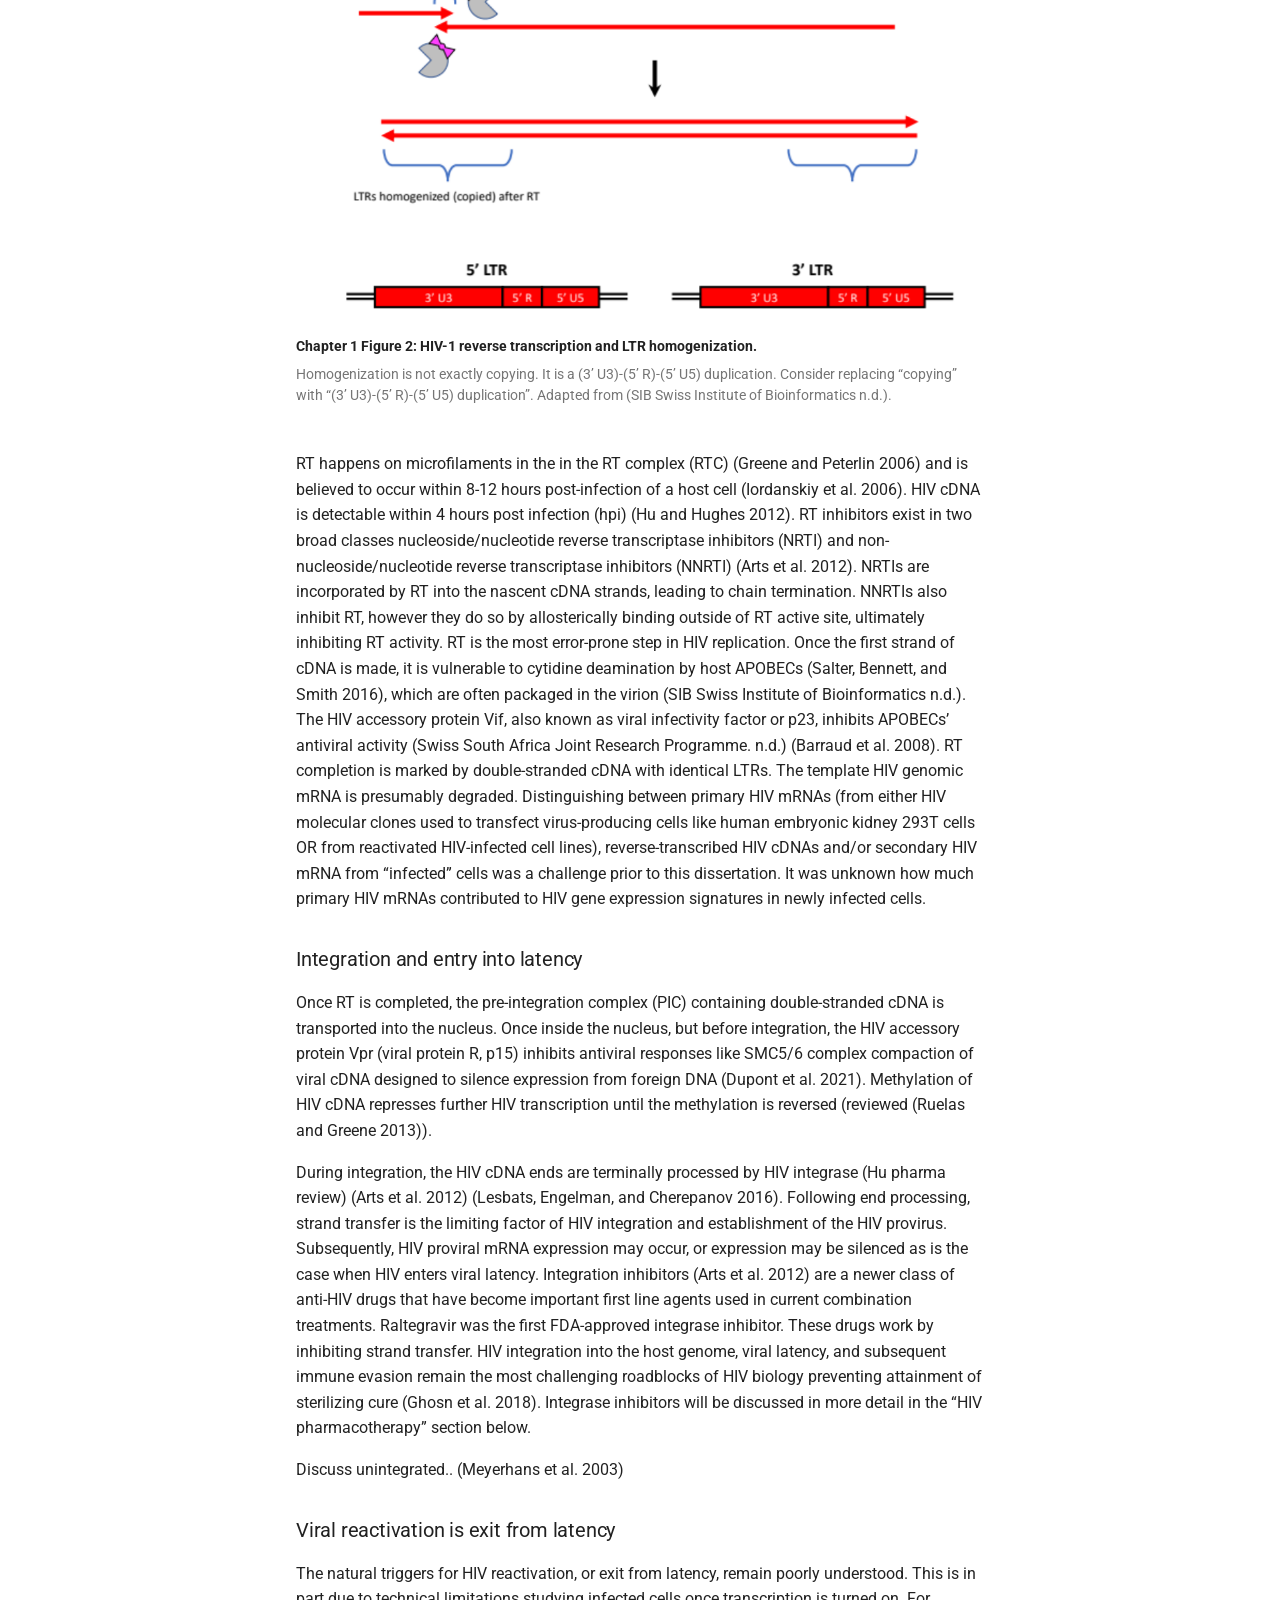
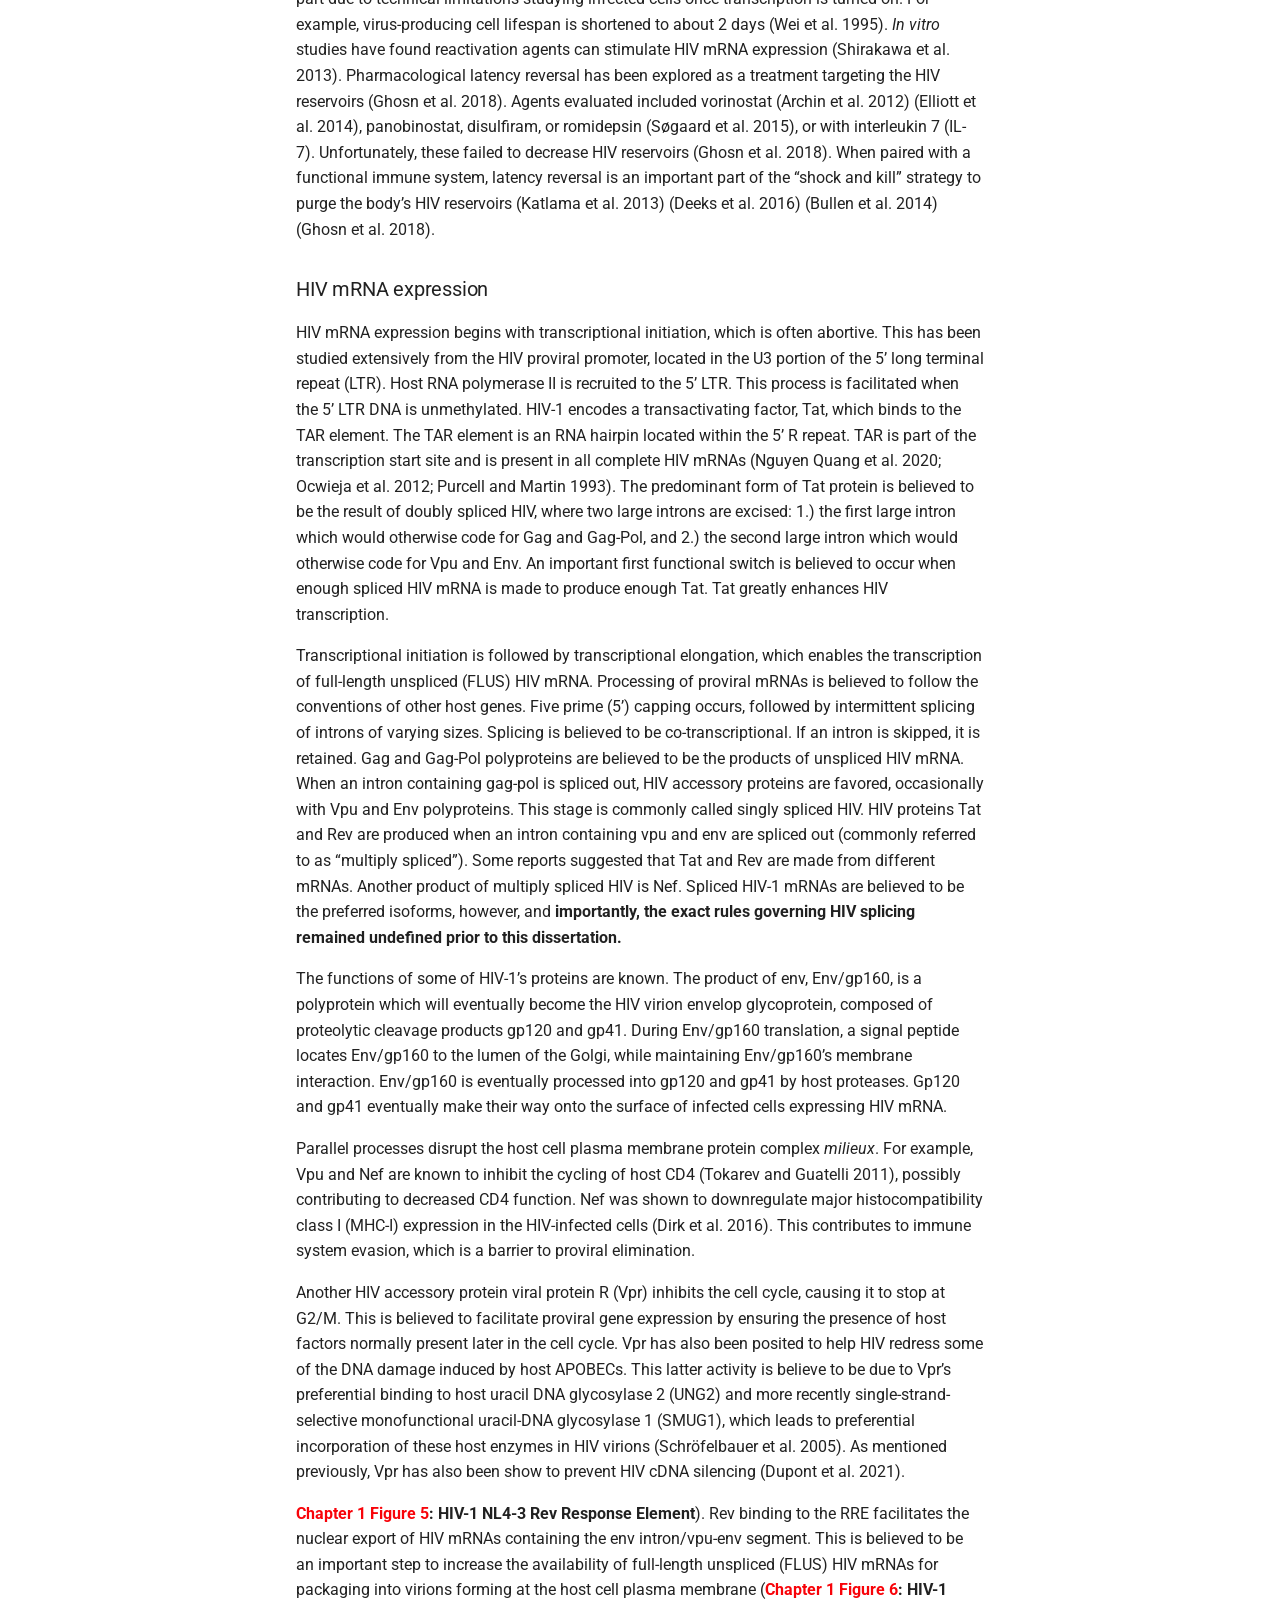
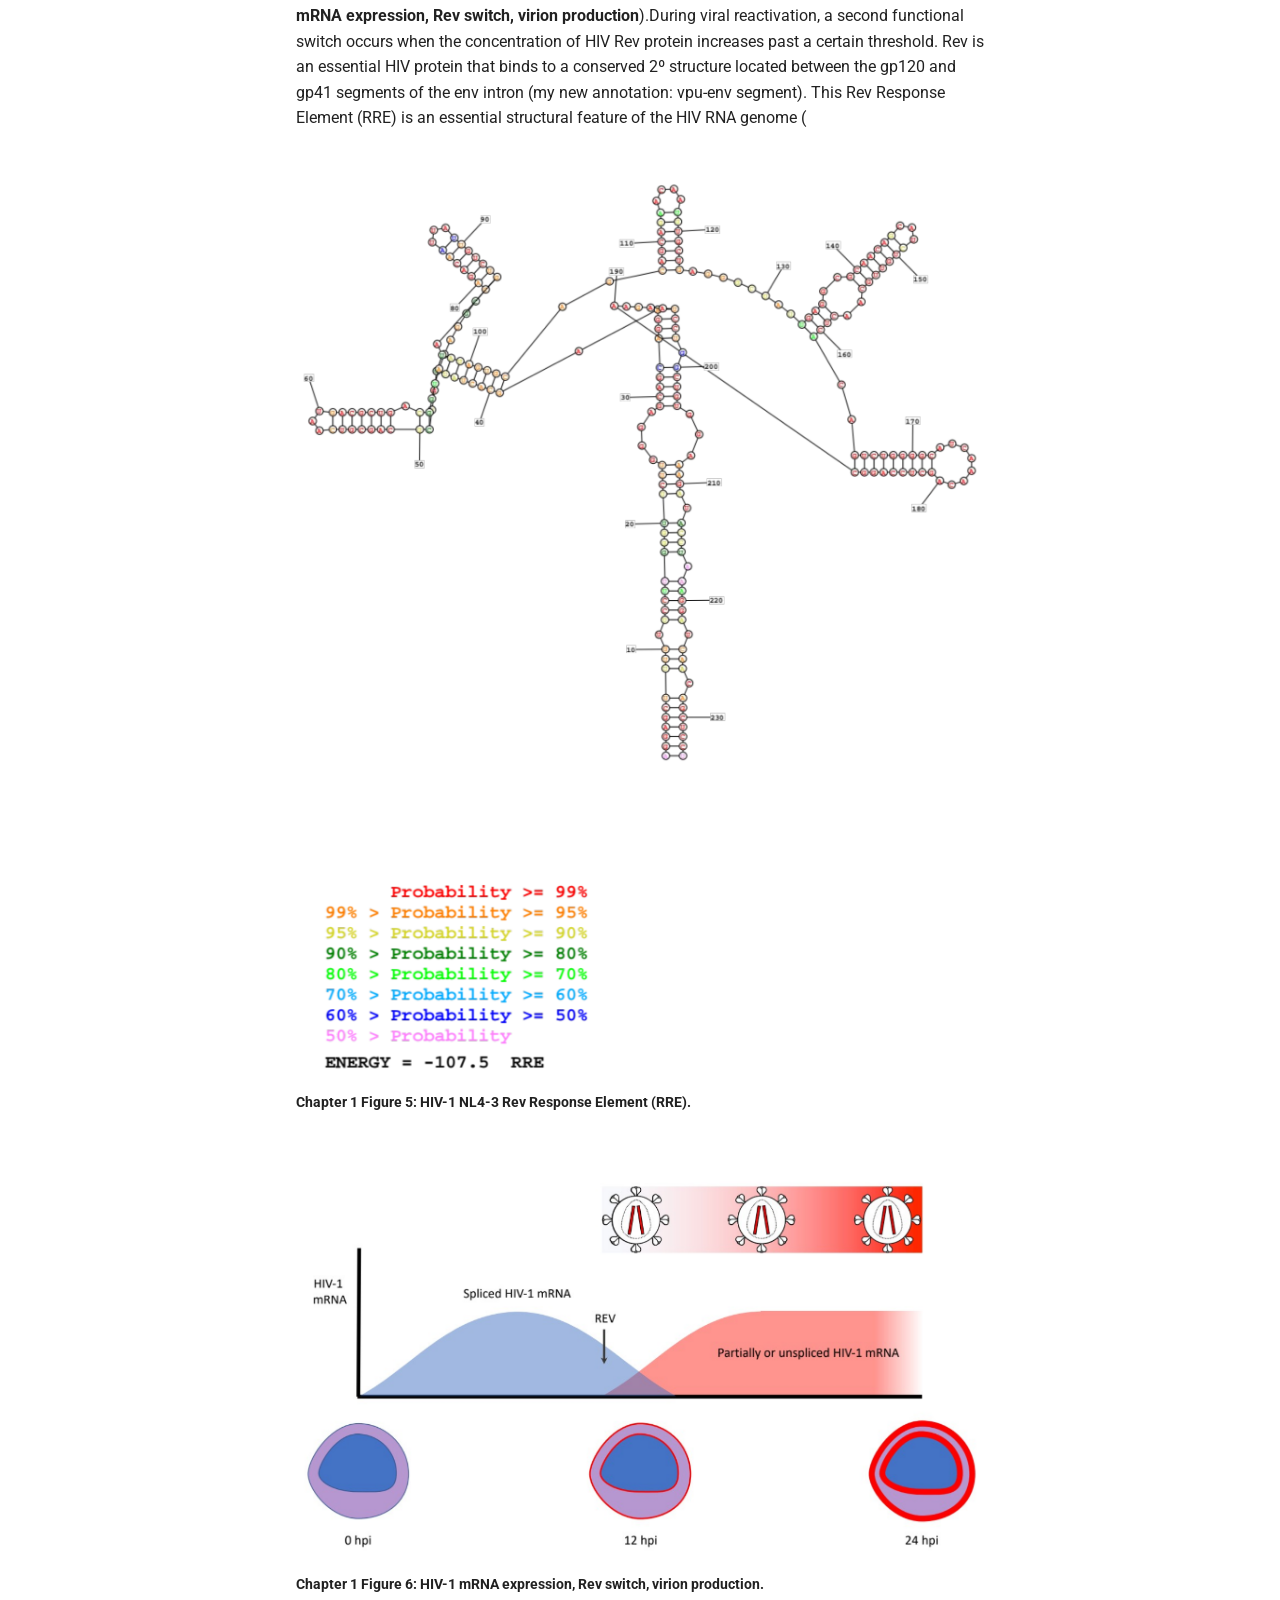
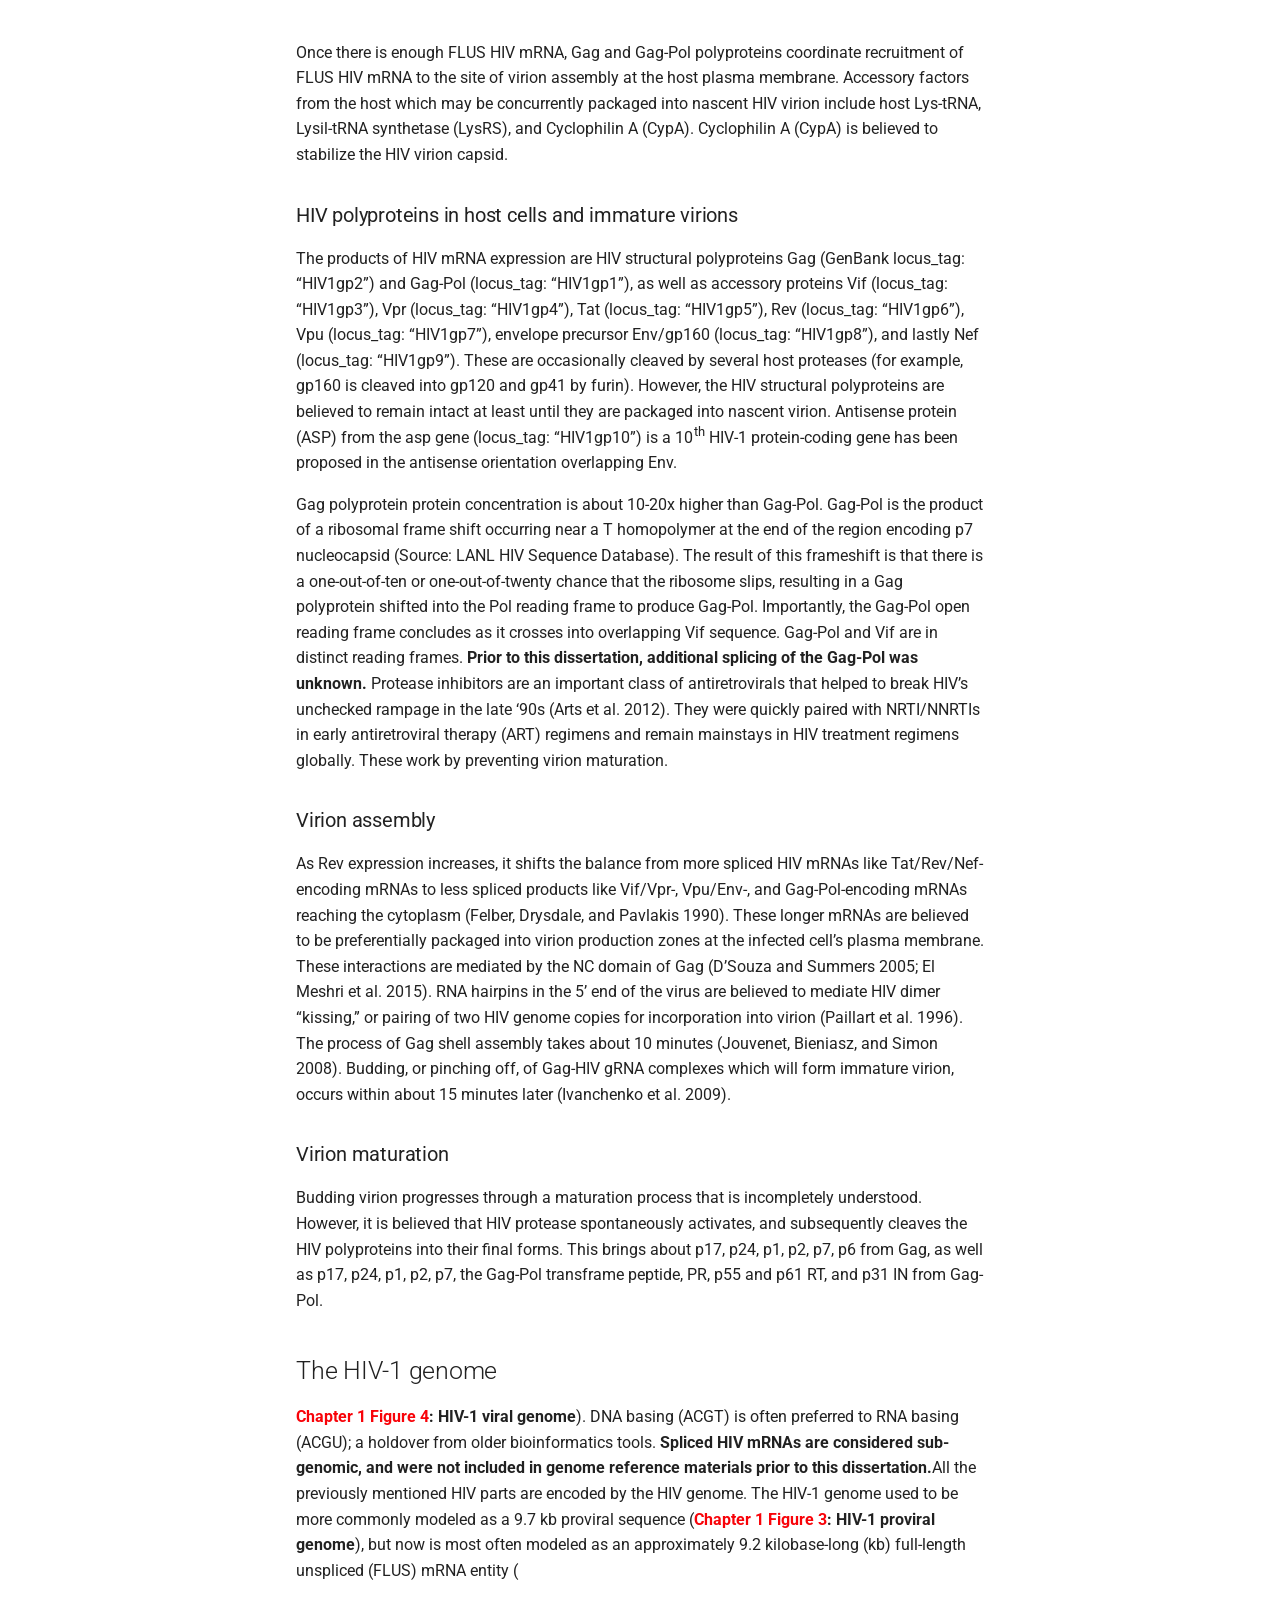
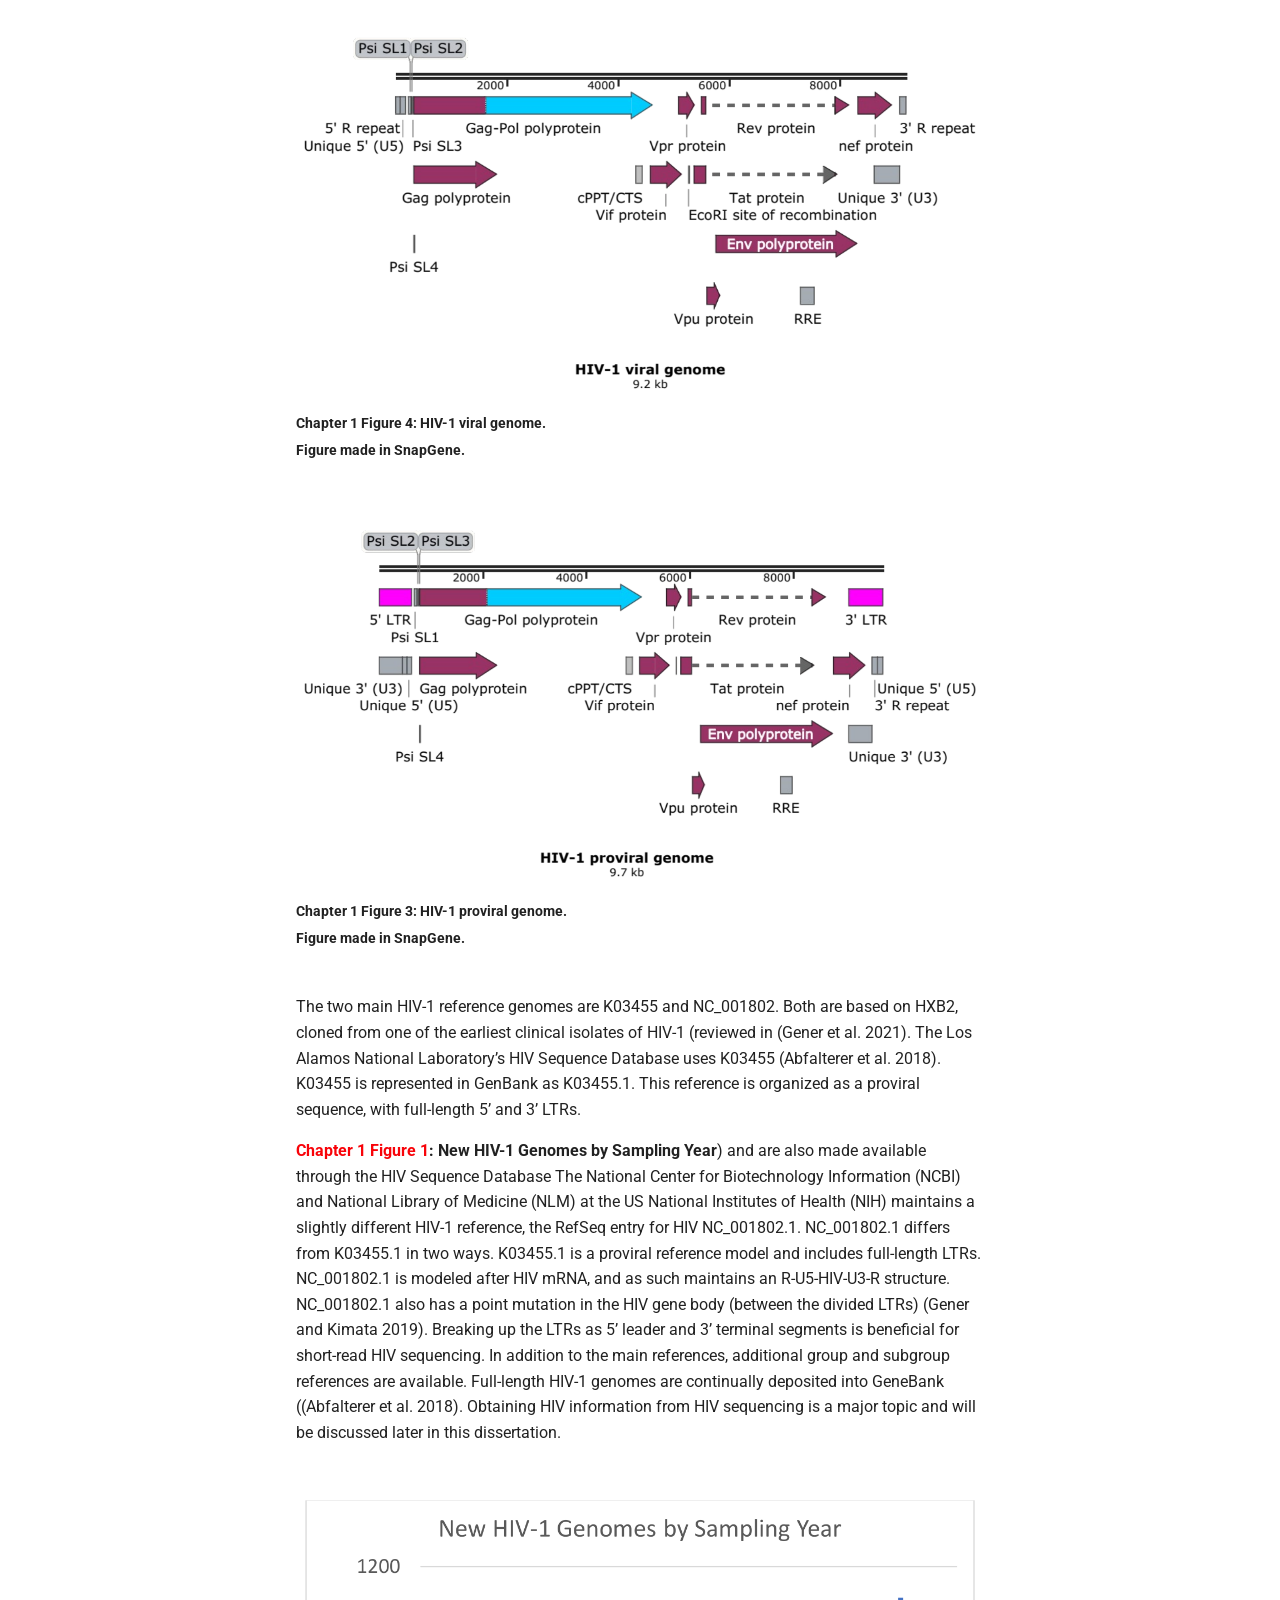
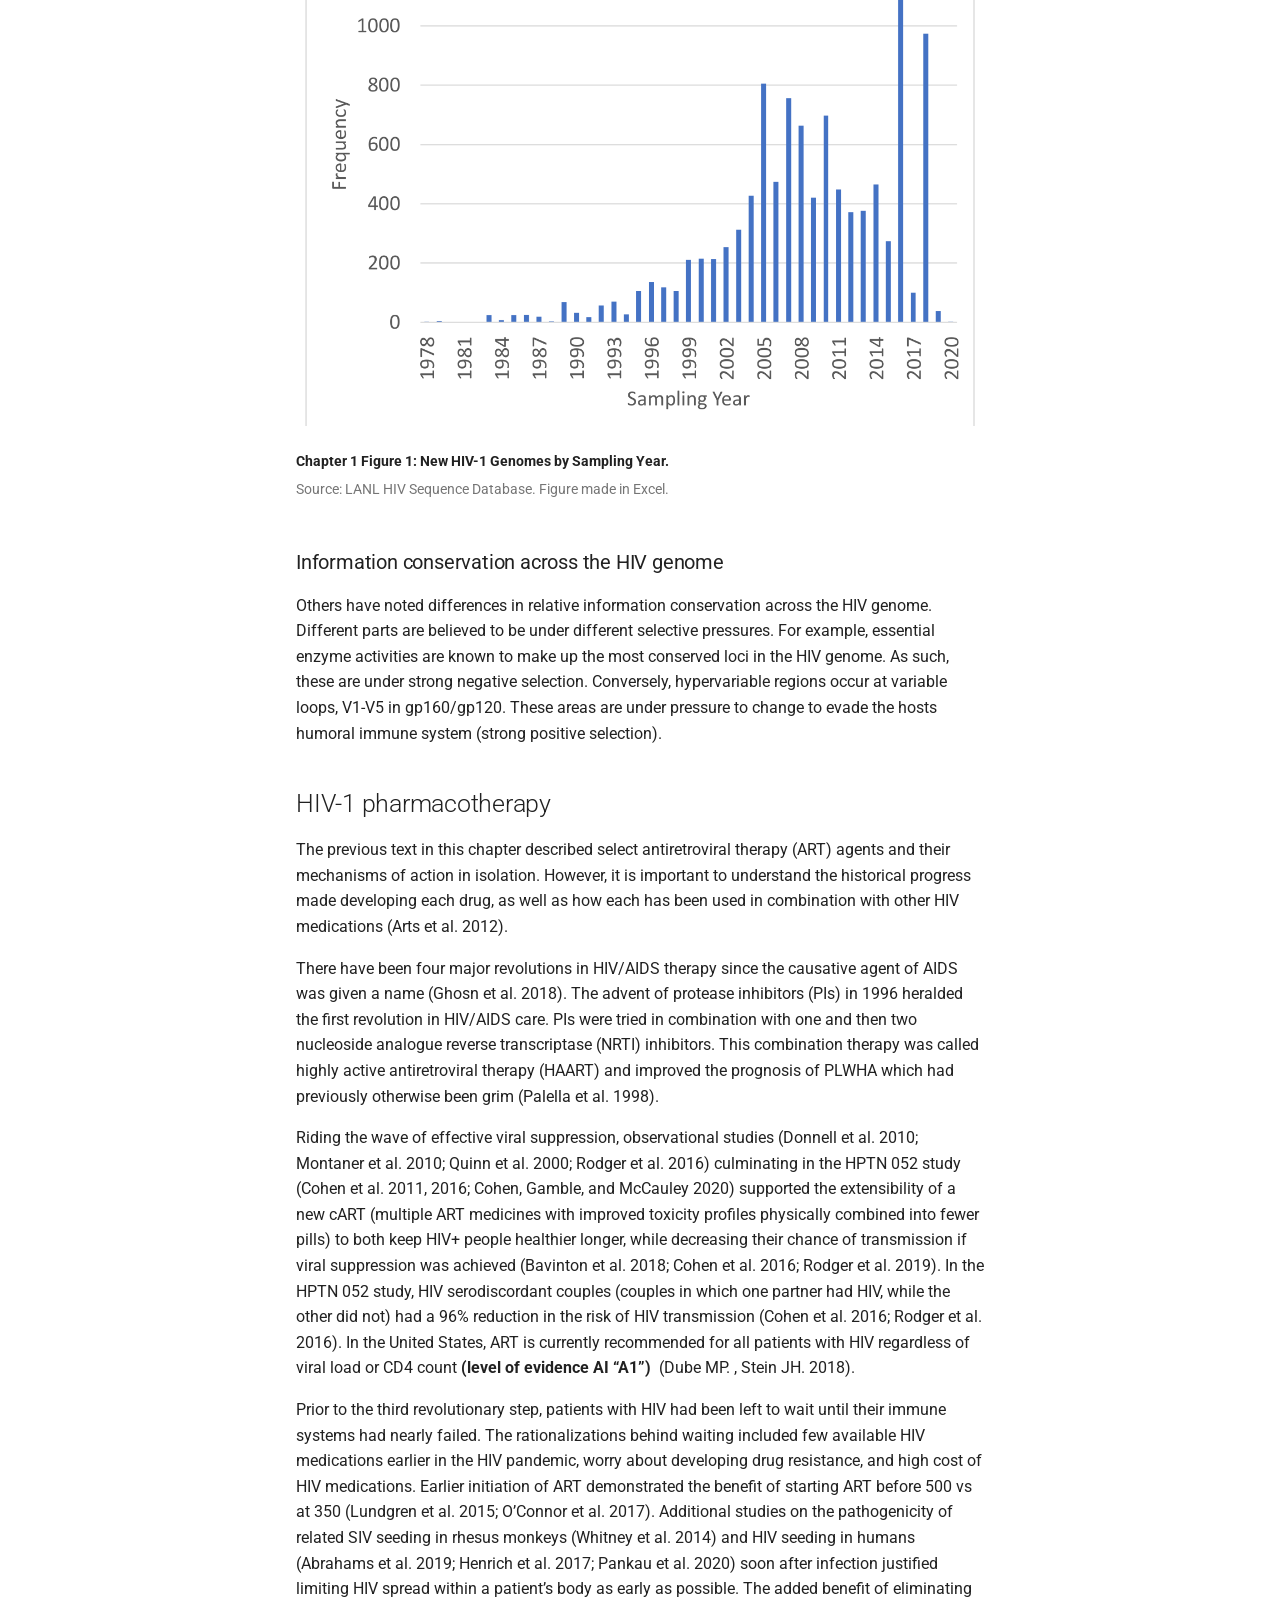
<file: 1.0/01-what-we-believe-about-hiv/index.html>
<!doctype html>
<html lang="en" class="no-js">
  <head>
    
      <meta charset="utf-8">
      <meta name="viewport" content="width=device-width,initial-scale=1">
      
        <meta name="description" content="HIV Informatics: a framework unifying HIV models, nucleic acid (re)sequencing, bioinformatics, and validation to maximize HIV information from samples.">
      
      
        <meta name="author" content="Alejandro Rafael Gener">
      
      
        <link rel="canonical" href="https://genergener.github.io/hiv-informatics/1.0/01-what-we-believe-about-hiv/">
      
      
        <link rel="prev" href="..">
      
      
        <link rel="next" href="../02-how-we-know-what-we-know/">
      
      
        
      
      
      <link rel="icon" href="../assets/brand/logo-mark.png">
      <meta name="generator" content="mkdocs-1.6.1, mkdocs-material-9.7.7">
    
    
      
        <title>1. What we believe about HIV - HIV Informatics</title>
      
    
    
      <link rel="stylesheet" href="../assets/stylesheets/main.ec1eaa64.min.css">
      
        
        <link rel="stylesheet" href="../assets/stylesheets/palette.ab4e12ef.min.css">
      
      


    
    
      
    
    
      
        
        
        <link rel="preconnect" href="https://fonts.gstatic.com" crossorigin>
        <link rel="stylesheet" href="https://fonts.googleapis.com/css?family=Roboto:300,300i,400,400i,700,700i%7CRoboto+Mono:400,400i,700,700i&display=fallback">
        <style>:root{--md-text-font:"Roboto";--md-code-font:"Roboto Mono"}</style>
      
    
    
      <link rel="stylesheet" href="../stylesheets/extra.css">
    
    <script>__md_scope=new URL("..",location),__md_hash=e=>[...e].reduce(((e,_)=>(e<<5)-e+_.charCodeAt(0)),0),__md_get=(e,_=localStorage,t=__md_scope)=>JSON.parse(_.getItem(t.pathname+"."+e)),__md_set=(e,_,t=localStorage,a=__md_scope)=>{try{t.setItem(a.pathname+"."+e,JSON.stringify(_))}catch(e){}}</script>
    
      

    
    
  </head>
  
  
    
    
      
    
    
    
    
    <body dir="ltr" data-md-color-scheme="default" data-md-color-primary="custom" data-md-color-accent="custom">
  
    
    <input class="md-toggle" data-md-toggle="drawer" type="checkbox" id="__drawer" autocomplete="off">
    <input class="md-toggle" data-md-toggle="search" type="checkbox" id="__search" autocomplete="off">
    <label class="md-overlay" for="__drawer"></label>
    <div data-md-component="skip">
      
        
        <a href="#chapter-1-what-we-know-believe-about-hiv" class="md-skip">
          Skip to content
        </a>
      
    </div>
    <div data-md-component="announce">
      
    </div>
    
      <div data-md-color-scheme="default" data-md-component="outdated" hidden>
        
      </div>
    
    
      

  

<header class="md-header md-header--shadow" data-md-component="header">
  <nav class="md-header__inner md-grid" aria-label="Header">
    <a href=".." title="HIV Informatics" class="md-header__button md-logo" aria-label="HIV Informatics" data-md-component="logo">
      
  <img src="../assets/brand/logo-mark.png" alt="logo">

    </a>
    <label class="md-header__button md-icon" for="__drawer">
      
      <svg xmlns="http://www.w3.org/2000/svg" viewBox="0 0 24 24"><path d="M3 6h18v2H3zm0 5h18v2H3zm0 5h18v2H3z"/></svg>
    </label>
    <div class="md-header__title" data-md-component="header-title">
      <div class="md-header__ellipsis">
        <div class="md-header__topic">
          <span class="md-ellipsis">
            HIV Informatics
          </span>
        </div>
        <div class="md-header__topic" data-md-component="header-topic">
          <span class="md-ellipsis">
            
              1. What we believe about HIV
            
          </span>
        </div>
      </div>
    </div>
    
      
        <form class="md-header__option" data-md-component="palette">
  
    
    
    
    <input class="md-option" data-md-color-media="(prefers-color-scheme: light)" data-md-color-scheme="default" data-md-color-primary="custom" data-md-color-accent="custom"  aria-label="Switch to dark mode"  type="radio" name="__palette" id="__palette_0">
    
      <label class="md-header__button md-icon" title="Switch to dark mode" for="__palette_1" hidden>
        <svg xmlns="http://www.w3.org/2000/svg" viewBox="0 0 24 24"><path d="m17.75 4.09-2.53 1.94.91 3.06-2.63-1.81-2.63 1.81.91-3.06-2.53-1.94L12.44 4l1.06-3 1.06 3zm3.5 6.91-1.64 1.25.59 1.98-1.7-1.17-1.7 1.17.59-1.98L15.75 11l2.06-.05L18.5 9l.69 1.95zm-2.28 4.95c.83-.08 1.72 1.1 1.19 1.85-.32.45-.66.87-1.08 1.27C15.17 23 8.84 23 4.94 19.07c-3.91-3.9-3.91-10.24 0-14.14.4-.4.82-.76 1.27-1.08.75-.53 1.93.36 1.85 1.19-.27 2.86.69 5.83 2.89 8.02a9.96 9.96 0 0 0 8.02 2.89m-1.64 2.02a12.08 12.08 0 0 1-7.8-3.47c-2.17-2.19-3.33-5-3.49-7.82-2.81 3.14-2.7 7.96.31 10.98 3.02 3.01 7.84 3.12 10.98.31"/></svg>
      </label>
    
  
    
    
    
    <input class="md-option" data-md-color-media="(prefers-color-scheme: dark)" data-md-color-scheme="slate" data-md-color-primary="custom" data-md-color-accent="custom"  aria-label="Switch to light mode"  type="radio" name="__palette" id="__palette_1">
    
      <label class="md-header__button md-icon" title="Switch to light mode" for="__palette_0" hidden>
        <svg xmlns="http://www.w3.org/2000/svg" viewBox="0 0 24 24"><path d="M12 7a5 5 0 0 1 5 5 5 5 0 0 1-5 5 5 5 0 0 1-5-5 5 5 0 0 1 5-5m0 2a3 3 0 0 0-3 3 3 3 0 0 0 3 3 3 3 0 0 0 3-3 3 3 0 0 0-3-3m0-7 2.39 3.42C13.65 5.15 12.84 5 12 5s-1.65.15-2.39.42zM3.34 7l4.16-.35A7.2 7.2 0 0 0 5.94 8.5c-.44.74-.69 1.5-.83 2.29zm.02 10 1.76-3.77a7.131 7.131 0 0 0 2.38 4.14zM20.65 7l-1.77 3.79a7.02 7.02 0 0 0-2.38-4.15zm-.01 10-4.14.36c.59-.51 1.12-1.14 1.54-1.86.42-.73.69-1.5.83-2.29zM12 22l-2.41-3.44c.74.27 1.55.44 2.41.44.82 0 1.63-.17 2.37-.44z"/></svg>
      </label>
    
  
</form>
      
    
    
      <script>var palette=__md_get("__palette");if(palette&&palette.color){if("(prefers-color-scheme)"===palette.color.media){var media=matchMedia("(prefers-color-scheme: light)"),input=document.querySelector(media.matches?"[data-md-color-media='(prefers-color-scheme: light)']":"[data-md-color-media='(prefers-color-scheme: dark)']");palette.color.media=input.getAttribute("data-md-color-media"),palette.color.scheme=input.getAttribute("data-md-color-scheme"),palette.color.primary=input.getAttribute("data-md-color-primary"),palette.color.accent=input.getAttribute("data-md-color-accent")}for(var[key,value]of Object.entries(palette.color))document.body.setAttribute("data-md-color-"+key,value)}</script>
    
    
    
      
      
        <label class="md-header__button md-icon" for="__search">
          
          <svg xmlns="http://www.w3.org/2000/svg" viewBox="0 0 24 24"><path d="M9.5 3A6.5 6.5 0 0 1 16 9.5c0 1.61-.59 3.09-1.56 4.23l.27.27h.79l5 5-1.5 1.5-5-5v-.79l-.27-.27A6.52 6.52 0 0 1 9.5 16 6.5 6.5 0 0 1 3 9.5 6.5 6.5 0 0 1 9.5 3m0 2C7 5 5 7 5 9.5S7 14 9.5 14 14 12 14 9.5 12 5 9.5 5"/></svg>
        </label>
        <div class="md-search" data-md-component="search" role="dialog">
  <label class="md-search__overlay" for="__search"></label>
  <div class="md-search__inner" role="search">
    <form class="md-search__form" name="search">
      <input type="text" class="md-search__input" name="query" aria-label="Search" placeholder="Search" autocapitalize="off" autocorrect="off" autocomplete="off" spellcheck="false" data-md-component="search-query" required>
      <label class="md-search__icon md-icon" for="__search">
        
        <svg xmlns="http://www.w3.org/2000/svg" viewBox="0 0 24 24"><path d="M9.5 3A6.5 6.5 0 0 1 16 9.5c0 1.61-.59 3.09-1.56 4.23l.27.27h.79l5 5-1.5 1.5-5-5v-.79l-.27-.27A6.52 6.52 0 0 1 9.5 16 6.5 6.5 0 0 1 3 9.5 6.5 6.5 0 0 1 9.5 3m0 2C7 5 5 7 5 9.5S7 14 9.5 14 14 12 14 9.5 12 5 9.5 5"/></svg>
        
        <svg xmlns="http://www.w3.org/2000/svg" viewBox="0 0 24 24"><path d="M20 11v2H8l5.5 5.5-1.42 1.42L4.16 12l7.92-7.92L13.5 5.5 8 11z"/></svg>
      </label>
      <nav class="md-search__options" aria-label="Search">
        
          <a href="javascript:void(0)" class="md-search__icon md-icon" title="Share" aria-label="Share" data-clipboard data-clipboard-text="" data-md-component="search-share" tabindex="-1">
            
            <svg xmlns="http://www.w3.org/2000/svg" viewBox="0 0 24 24"><path d="M18 16.08c-.76 0-1.44.3-1.96.77L8.91 12.7c.05-.23.09-.46.09-.7s-.04-.47-.09-.7l7.05-4.11c.54.5 1.25.81 2.04.81a3 3 0 0 0 3-3 3 3 0 0 0-3-3 3 3 0 0 0-3 3c0 .24.04.47.09.7L8.04 9.81C7.5 9.31 6.79 9 6 9a3 3 0 0 0-3 3 3 3 0 0 0 3 3c.79 0 1.5-.31 2.04-.81l7.12 4.15c-.05.21-.08.43-.08.66 0 1.61 1.31 2.91 2.92 2.91s2.92-1.3 2.92-2.91A2.92 2.92 0 0 0 18 16.08"/></svg>
          </a>
        
        <button type="reset" class="md-search__icon md-icon" title="Clear" aria-label="Clear" tabindex="-1">
          
          <svg xmlns="http://www.w3.org/2000/svg" viewBox="0 0 24 24"><path d="M19 6.41 17.59 5 12 10.59 6.41 5 5 6.41 10.59 12 5 17.59 6.41 19 12 13.41 17.59 19 19 17.59 13.41 12z"/></svg>
        </button>
      </nav>
      
        <div class="md-search__suggest" data-md-component="search-suggest"></div>
      
    </form>
    <div class="md-search__output">
      <div class="md-search__scrollwrap" tabindex="0" data-md-scrollfix>
        <div class="md-search-result" data-md-component="search-result">
          <div class="md-search-result__meta">
            Initializing search
          </div>
          <ol class="md-search-result__list" role="presentation"></ol>
        </div>
      </div>
    </div>
  </div>
</div>
      
    
    
      <div class="md-header__source">
        <a href="https://github.com/GenerGener/hiv-informatics" title="Go to repository" class="md-source" data-md-component="source">
  <div class="md-source__icon md-icon">
    
    <svg xmlns="http://www.w3.org/2000/svg" viewBox="0 0 512 512"><!--! Font Awesome Free 7.1.0 by @fontawesome - https://fontawesome.com License - https://fontawesome.com/license/free (Icons: CC BY 4.0, Fonts: SIL OFL 1.1, Code: MIT License) Copyright 2025 Fonticons, Inc.--><path d="M173.9 397.4c0 2-2.3 3.6-5.2 3.6-3.3.3-5.6-1.3-5.6-3.6 0-2 2.3-3.6 5.2-3.6 3-.3 5.6 1.3 5.6 3.6m-31.1-4.5c-.7 2 1.3 4.3 4.3 4.9 2.6 1 5.6 0 6.2-2s-1.3-4.3-4.3-5.2c-2.6-.7-5.5.3-6.2 2.3m44.2-1.7c-2.9.7-4.9 2.6-4.6 4.9.3 2 2.9 3.3 5.9 2.6 2.9-.7 4.9-2.6 4.6-4.6-.3-1.9-3-3.2-5.9-2.9M252.8 8C114.1 8 8 113.3 8 252c0 110.9 69.8 205.8 169.5 239.2 12.8 2.3 17.3-5.6 17.3-12.1 0-6.2-.3-40.4-.3-61.4 0 0-70 15-84.7-29.8 0 0-11.4-29.1-27.8-36.6 0 0-22.9-15.7 1.6-15.4 0 0 24.9 2 38.6 25.8 21.9 38.6 58.6 27.5 72.9 20.9 2.3-16 8.8-27.1 16-33.7-55.9-6.2-112.3-14.3-112.3-110.5 0-27.5 7.6-41.3 23.6-58.9-2.6-6.5-11.1-33.3 2.6-67.9 20.9-6.5 69 27 69 27 20-5.6 41.5-8.5 62.8-8.5s42.8 2.9 62.8 8.5c0 0 48.1-33.6 69-27 13.7 34.7 5.2 61.4 2.6 67.9 16 17.7 25.8 31.5 25.8 58.9 0 96.5-58.9 104.2-114.8 110.5 9.2 7.9 17 22.9 17 46.4 0 33.7-.3 75.4-.3 83.6 0 6.5 4.6 14.4 17.3 12.1C436.2 457.8 504 362.9 504 252 504 113.3 391.5 8 252.8 8M105.2 352.9c-1.3 1-1 3.3.7 5.2 1.6 1.6 3.9 2.3 5.2 1 1.3-1 1-3.3-.7-5.2-1.6-1.6-3.9-2.3-5.2-1m-10.8-8.1c-.7 1.3.3 2.9 2.3 3.9 1.6 1 3.6.7 4.3-.7.7-1.3-.3-2.9-2.3-3.9-2-.6-3.6-.3-4.3.7m32.4 35.6c-1.6 1.3-1 4.3 1.3 6.2 2.3 2.3 5.2 2.6 6.5 1 1.3-1.3.7-4.3-1.3-6.2-2.2-2.3-5.2-2.6-6.5-1m-11.4-14.7c-1.6 1-1.6 3.6 0 5.9s4.3 3.3 5.6 2.3c1.6-1.3 1.6-3.9 0-6.2-1.4-2.3-4-3.3-5.6-2"/></svg>
  </div>
  <div class="md-source__repository">
    GenerGener/hiv-informatics
  </div>
</a>
      </div>
    
  </nav>
  
</header>
    
    <div class="md-container" data-md-component="container">
      
      
        
          
        
      
      <main class="md-main" data-md-component="main">
        <div class="md-main__inner md-grid">
          
            
              
              <div class="md-sidebar md-sidebar--primary" data-md-component="sidebar" data-md-type="navigation" >
                <div class="md-sidebar__scrollwrap">
                  <div class="md-sidebar__inner">
                    



<nav class="md-nav md-nav--primary" aria-label="Navigation" data-md-level="0">
  <label class="md-nav__title" for="__drawer">
    <a href=".." title="HIV Informatics" class="md-nav__button md-logo" aria-label="HIV Informatics" data-md-component="logo">
      
  <img src="../assets/brand/logo-mark.png" alt="logo">

    </a>
    HIV Informatics
  </label>
  
    <div class="md-nav__source">
      <a href="https://github.com/GenerGener/hiv-informatics" title="Go to repository" class="md-source" data-md-component="source">
  <div class="md-source__icon md-icon">
    
    <svg xmlns="http://www.w3.org/2000/svg" viewBox="0 0 512 512"><!--! Font Awesome Free 7.1.0 by @fontawesome - https://fontawesome.com License - https://fontawesome.com/license/free (Icons: CC BY 4.0, Fonts: SIL OFL 1.1, Code: MIT License) Copyright 2025 Fonticons, Inc.--><path d="M173.9 397.4c0 2-2.3 3.6-5.2 3.6-3.3.3-5.6-1.3-5.6-3.6 0-2 2.3-3.6 5.2-3.6 3-.3 5.6 1.3 5.6 3.6m-31.1-4.5c-.7 2 1.3 4.3 4.3 4.9 2.6 1 5.6 0 6.2-2s-1.3-4.3-4.3-5.2c-2.6-.7-5.5.3-6.2 2.3m44.2-1.7c-2.9.7-4.9 2.6-4.6 4.9.3 2 2.9 3.3 5.9 2.6 2.9-.7 4.9-2.6 4.6-4.6-.3-1.9-3-3.2-5.9-2.9M252.8 8C114.1 8 8 113.3 8 252c0 110.9 69.8 205.8 169.5 239.2 12.8 2.3 17.3-5.6 17.3-12.1 0-6.2-.3-40.4-.3-61.4 0 0-70 15-84.7-29.8 0 0-11.4-29.1-27.8-36.6 0 0-22.9-15.7 1.6-15.4 0 0 24.9 2 38.6 25.8 21.9 38.6 58.6 27.5 72.9 20.9 2.3-16 8.8-27.1 16-33.7-55.9-6.2-112.3-14.3-112.3-110.5 0-27.5 7.6-41.3 23.6-58.9-2.6-6.5-11.1-33.3 2.6-67.9 20.9-6.5 69 27 69 27 20-5.6 41.5-8.5 62.8-8.5s42.8 2.9 62.8 8.5c0 0 48.1-33.6 69-27 13.7 34.7 5.2 61.4 2.6 67.9 16 17.7 25.8 31.5 25.8 58.9 0 96.5-58.9 104.2-114.8 110.5 9.2 7.9 17 22.9 17 46.4 0 33.7-.3 75.4-.3 83.6 0 6.5 4.6 14.4 17.3 12.1C436.2 457.8 504 362.9 504 252 504 113.3 391.5 8 252.8 8M105.2 352.9c-1.3 1-1 3.3.7 5.2 1.6 1.6 3.9 2.3 5.2 1 1.3-1 1-3.3-.7-5.2-1.6-1.6-3.9-2.3-5.2-1m-10.8-8.1c-.7 1.3.3 2.9 2.3 3.9 1.6 1 3.6.7 4.3-.7.7-1.3-.3-2.9-2.3-3.9-2-.6-3.6-.3-4.3.7m32.4 35.6c-1.6 1.3-1 4.3 1.3 6.2 2.3 2.3 5.2 2.6 6.5 1 1.3-1.3.7-4.3-1.3-6.2-2.2-2.3-5.2-2.6-6.5-1m-11.4-14.7c-1.6 1-1.6 3.6 0 5.9s4.3 3.3 5.6 2.3c1.6-1.3 1.6-3.9 0-6.2-1.4-2.3-4-3.3-5.6-2"/></svg>
  </div>
  <div class="md-source__repository">
    GenerGener/hiv-informatics
  </div>
</a>
    </div>
  
  <ul class="md-nav__list" data-md-scrollfix>
    
      
      
  
  
  
  
    <li class="md-nav__item">
      <a href=".." class="md-nav__link">
        
  
  
  <span class="md-ellipsis">
    
  
    Home
  

    
  </span>
  
  

      </a>
    </li>
  

    
      
      
  
  
    
  
  
  
    
    
    
    
      
        
        
      
    
    
    <li class="md-nav__item md-nav__item--active md-nav__item--section md-nav__item--nested">
      
        
        
        <input class="md-nav__toggle md-toggle " type="checkbox" id="__nav_2" checked>
        
          
          <label class="md-nav__link" for="__nav_2" id="__nav_2_label" tabindex="">
            
  
  
  <span class="md-ellipsis">
    
  
    Part One: HIV, HIV (re)sequencing, and a new framework to maximize HIV information from samples
  

    
  </span>
  
  

            <span class="md-nav__icon md-icon"></span>
          </label>
        
        <nav class="md-nav" data-md-level="1" aria-labelledby="__nav_2_label" aria-expanded="true">
          <label class="md-nav__title" for="__nav_2">
            <span class="md-nav__icon md-icon"></span>
            
  
    Part One: HIV, HIV (re)sequencing, and a new framework to maximize HIV information from samples
  

          </label>
          <ul class="md-nav__list" data-md-scrollfix>
            
              
                
  
  
    
  
  
  
    <li class="md-nav__item md-nav__item--active">
      
      <input class="md-nav__toggle md-toggle" type="checkbox" id="__toc">
      
      
        
      
      
        <label class="md-nav__link md-nav__link--active" for="__toc">
          
  
  
  <span class="md-ellipsis">
    
  
    1. What we believe about HIV
  

    
  </span>
  
  

          <span class="md-nav__icon md-icon"></span>
        </label>
      
      <a href="./" class="md-nav__link md-nav__link--active">
        
  
  
  <span class="md-ellipsis">
    
  
    1. What we believe about HIV
  

    
  </span>
  
  

      </a>
      
        

<nav class="md-nav md-nav--secondary" aria-label="Table of contents">
  
  
  
    
  
  
    <label class="md-nav__title" for="__toc">
      <span class="md-nav__icon md-icon"></span>
      Table of contents
    </label>
    <ul class="md-nav__list" data-md-component="toc" data-md-scrollfix>
      
        <li class="md-nav__item">
  <a href="#abstract" class="md-nav__link">
    <span class="md-ellipsis">
      
        Abstract
      
    </span>
  </a>
  
</li>
      
        <li class="md-nav__item">
  <a href="#aids-and-the-discovery-of-hiv" class="md-nav__link">
    <span class="md-ellipsis">
      
        AIDS, and the discovery of HIV
      
    </span>
  </a>
  
</li>
      
        <li class="md-nav__item">
  <a href="#hiv-replication-cycle" class="md-nav__link">
    <span class="md-ellipsis">
      
        HIV replication cycle
      
    </span>
  </a>
  
    <nav class="md-nav" aria-label="HIV replication cycle">
      <ul class="md-nav__list">
        
          <li class="md-nav__item">
  <a href="#hiv-virion" class="md-nav__link">
    <span class="md-ellipsis">
      
        HIV virion
      
    </span>
  </a>
  
</li>
        
          <li class="md-nav__item">
  <a href="#hiv-tropism-pre-entry" class="md-nav__link">
    <span class="md-ellipsis">
      
        HIV tropism (pre-entry)
      
    </span>
  </a>
  
</li>
        
          <li class="md-nav__item">
  <a href="#post-entry" class="md-nav__link">
    <span class="md-ellipsis">
      
        Post-entry
      
    </span>
  </a>
  
</li>
        
          <li class="md-nav__item">
  <a href="#reverse-transcription" class="md-nav__link">
    <span class="md-ellipsis">
      
        Reverse transcription
      
    </span>
  </a>
  
</li>
        
          <li class="md-nav__item">
  <a href="#integration-and-entry-into-latency" class="md-nav__link">
    <span class="md-ellipsis">
      
        Integration and entry into latency
      
    </span>
  </a>
  
</li>
        
          <li class="md-nav__item">
  <a href="#viral-reactivation-is-exit-from-latency" class="md-nav__link">
    <span class="md-ellipsis">
      
        Viral reactivation is exit from latency
      
    </span>
  </a>
  
</li>
        
          <li class="md-nav__item">
  <a href="#hiv-mrna-expression" class="md-nav__link">
    <span class="md-ellipsis">
      
        HIV mRNA expression
      
    </span>
  </a>
  
</li>
        
          <li class="md-nav__item">
  <a href="#hiv-polyproteins-in-host-cells-and-immature-virions" class="md-nav__link">
    <span class="md-ellipsis">
      
        HIV polyproteins in host cells and immature virions
      
    </span>
  </a>
  
</li>
        
          <li class="md-nav__item">
  <a href="#virion-assembly" class="md-nav__link">
    <span class="md-ellipsis">
      
        Virion assembly
      
    </span>
  </a>
  
</li>
        
          <li class="md-nav__item">
  <a href="#virion-maturation" class="md-nav__link">
    <span class="md-ellipsis">
      
        Virion maturation
      
    </span>
  </a>
  
</li>
        
      </ul>
    </nav>
  
</li>
      
        <li class="md-nav__item">
  <a href="#the-hiv-1-genome" class="md-nav__link">
    <span class="md-ellipsis">
      
        The HIV-1 genome
      
    </span>
  </a>
  
    <nav class="md-nav" aria-label="The HIV-1 genome">
      <ul class="md-nav__list">
        
          <li class="md-nav__item">
  <a href="#information-conservation-across-the-hiv-genome" class="md-nav__link">
    <span class="md-ellipsis">
      
        Information conservation across the HIV genome
      
    </span>
  </a>
  
</li>
        
      </ul>
    </nav>
  
</li>
      
        <li class="md-nav__item">
  <a href="#hiv-1-pharmacotherapy" class="md-nav__link">
    <span class="md-ellipsis">
      
        HIV-1 pharmacotherapy
      
    </span>
  </a>
  
    <nav class="md-nav" aria-label="HIV-1 pharmacotherapy">
      <ul class="md-nav__list">
        
          <li class="md-nav__item">
  <a href="#hiv-1-drug-resistance" class="md-nav__link">
    <span class="md-ellipsis">
      
        HIV-1 drug resistance
      
    </span>
  </a>
  
</li>
        
      </ul>
    </nav>
  
</li>
      
        <li class="md-nav__item">
  <a href="#references" class="md-nav__link">
    <span class="md-ellipsis">
      
        References
      
    </span>
  </a>
  
</li>
      
    </ul>
  
</nav>
      
    </li>
  

              
            
              
                
  
  
  
  
    <li class="md-nav__item">
      <a href="../02-how-we-know-what-we-know/" class="md-nav__link">
        
  
  
  <span class="md-ellipsis">
    
  
    2. How we know what we know about HIV
  

    
  </span>
  
  

      </a>
    </li>
  

              
            
              
                
  
  
  
  
    <li class="md-nav__item">
      <a href="../03-hiv-informatics-framework/" class="md-nav__link">
        
  
  
  <span class="md-ellipsis">
    
  
    3. HIV Informatics is a framework to advance the study of HIV
  

    
  </span>
  
  

      </a>
    </li>
  

              
            
              
                
  
  
  
  
    <li class="md-nav__item">
      <a href="../04-problems-and-challenges/" class="md-nav__link">
        
  
  
  <span class="md-ellipsis">
    
  
    4. Problems and Challenges addressed by HIV Informatics
  

    
  </span>
  
  

      </a>
    </li>
  

              
            
          </ul>
        </nav>
      
    </li>
  

    
      
      
  
  
  
  
    
    
    
    
      
        
        
      
    
    
    <li class="md-nav__item md-nav__item--section md-nav__item--nested">
      
        
        
        <input class="md-nav__toggle md-toggle " type="checkbox" id="__nav_3" >
        
          
          <label class="md-nav__link" for="__nav_3" id="__nav_3_label" tabindex="">
            
  
  
  <span class="md-ellipsis">
    
  
    Part Two: Maximizing HIV sequencing information from control samples and model systems
  

    
  </span>
  
  

            <span class="md-nav__icon md-icon"></span>
          </label>
        
        <nav class="md-nav" data-md-level="1" aria-labelledby="__nav_3_label" aria-expanded="false">
          <label class="md-nav__title" for="__nav_3">
            <span class="md-nav__icon md-icon"></span>
            
  
    Part Two: Maximizing HIV sequencing information from control samples and model systems
  

          </label>
          <ul class="md-nav__list" data-md-scrollfix>
            
              
                
  
  
  
  
    <li class="md-nav__item">
      <a href="../05-dna-space/" class="md-nav__link">
        
  
  
  <span class="md-ellipsis">
    
  
    5. Advancing HIV informatics in the DNA space
  

    
  </span>
  
  

      </a>
    </li>
  

              
            
              
                
  
  
  
  
    <li class="md-nav__item">
      <a href="../06-rna-space-mrna-models/" class="md-nav__link">
        
  
  
  <span class="md-ellipsis">
    
  
    6. Advancing HIV informatics in the RNA space: HIV mRNA models
  

    
  </span>
  
  

      </a>
    </li>
  

              
            
              
                
  
  
  
  
    <li class="md-nav__item">
      <a href="../07-rna-space-virion-mrna/" class="md-nav__link">
        
  
  
  <span class="md-ellipsis">
    
  
    7. Advancing HIV informatics in the RNA space: HIV virion mRNA
  

    
  </span>
  
  

      </a>
    </li>
  

              
            
              
                
  
  
  
  
    <li class="md-nav__item">
      <a href="../08-rna-space-transductions/" class="md-nav__link">
        
  
  
  <span class="md-ellipsis">
    
  
    8. Advancing HIV informatics in the RNA space: On “transductions”
  

    
  </span>
  
  

      </a>
    </li>
  

              
            
          </ul>
        </nav>
      
    </li>
  

    
      
      
  
  
  
  
    
    
    
    
      
        
        
      
    
    
    <li class="md-nav__item md-nav__item--section md-nav__item--nested">
      
        
        
        <input class="md-nav__toggle md-toggle " type="checkbox" id="__nav_4" >
        
          
          <label class="md-nav__link" for="__nav_4" id="__nav_4_label" tabindex="">
            
  
  
  <span class="md-ellipsis">
    
  
    Part Three: Maximizing HIV sequence information from heterogeneous samples
  

    
  </span>
  
  

            <span class="md-nav__icon md-icon"></span>
          </label>
        
        <nav class="md-nav" data-md-level="1" aria-labelledby="__nav_4_label" aria-expanded="false">
          <label class="md-nav__title" for="__nav_4">
            <span class="md-nav__icon md-icon"></span>
            
  
    Part Three: Maximizing HIV sequence information from heterogeneous samples
  

          </label>
          <ul class="md-nav__list" data-md-scrollfix>
            
              
                
  
  
  
  
    <li class="md-nav__item">
      <a href="../09-heterogeneous-samples/" class="md-nav__link">
        
  
  
  <span class="md-ellipsis">
    
  
    9. Maximizing HIV sequence information from heterogeneous samples
  

    
  </span>
  
  

      </a>
    </li>
  

              
            
              
                
  
  
  
  
    <li class="md-nav__item">
      <a href="../10-conclusions/" class="md-nav__link">
        
  
  
  <span class="md-ellipsis">
    
  
    10. Conclusions and future directions
  

    
  </span>
  
  

      </a>
    </li>
  

              
            
          </ul>
        </nav>
      
    </li>
  

    
  </ul>
</nav>
                  </div>
                </div>
              </div>
            
            
              
              <div class="md-sidebar md-sidebar--secondary" data-md-component="sidebar" data-md-type="toc" >
                <div class="md-sidebar__scrollwrap">
                  <div class="md-sidebar__inner">
                    

<nav class="md-nav md-nav--secondary" aria-label="Table of contents">
  
  
  
    
  
  
    <label class="md-nav__title" for="__toc">
      <span class="md-nav__icon md-icon"></span>
      Table of contents
    </label>
    <ul class="md-nav__list" data-md-component="toc" data-md-scrollfix>
      
        <li class="md-nav__item">
  <a href="#abstract" class="md-nav__link">
    <span class="md-ellipsis">
      
        Abstract
      
    </span>
  </a>
  
</li>
      
        <li class="md-nav__item">
  <a href="#aids-and-the-discovery-of-hiv" class="md-nav__link">
    <span class="md-ellipsis">
      
        AIDS, and the discovery of HIV
      
    </span>
  </a>
  
</li>
      
        <li class="md-nav__item">
  <a href="#hiv-replication-cycle" class="md-nav__link">
    <span class="md-ellipsis">
      
        HIV replication cycle
      
    </span>
  </a>
  
    <nav class="md-nav" aria-label="HIV replication cycle">
      <ul class="md-nav__list">
        
          <li class="md-nav__item">
  <a href="#hiv-virion" class="md-nav__link">
    <span class="md-ellipsis">
      
        HIV virion
      
    </span>
  </a>
  
</li>
        
          <li class="md-nav__item">
  <a href="#hiv-tropism-pre-entry" class="md-nav__link">
    <span class="md-ellipsis">
      
        HIV tropism (pre-entry)
      
    </span>
  </a>
  
</li>
        
          <li class="md-nav__item">
  <a href="#post-entry" class="md-nav__link">
    <span class="md-ellipsis">
      
        Post-entry
      
    </span>
  </a>
  
</li>
        
          <li class="md-nav__item">
  <a href="#reverse-transcription" class="md-nav__link">
    <span class="md-ellipsis">
      
        Reverse transcription
      
    </span>
  </a>
  
</li>
        
          <li class="md-nav__item">
  <a href="#integration-and-entry-into-latency" class="md-nav__link">
    <span class="md-ellipsis">
      
        Integration and entry into latency
      
    </span>
  </a>
  
</li>
        
          <li class="md-nav__item">
  <a href="#viral-reactivation-is-exit-from-latency" class="md-nav__link">
    <span class="md-ellipsis">
      
        Viral reactivation is exit from latency
      
    </span>
  </a>
  
</li>
        
          <li class="md-nav__item">
  <a href="#hiv-mrna-expression" class="md-nav__link">
    <span class="md-ellipsis">
      
        HIV mRNA expression
      
    </span>
  </a>
  
</li>
        
          <li class="md-nav__item">
  <a href="#hiv-polyproteins-in-host-cells-and-immature-virions" class="md-nav__link">
    <span class="md-ellipsis">
      
        HIV polyproteins in host cells and immature virions
      
    </span>
  </a>
  
</li>
        
          <li class="md-nav__item">
  <a href="#virion-assembly" class="md-nav__link">
    <span class="md-ellipsis">
      
        Virion assembly
      
    </span>
  </a>
  
</li>
        
          <li class="md-nav__item">
  <a href="#virion-maturation" class="md-nav__link">
    <span class="md-ellipsis">
      
        Virion maturation
      
    </span>
  </a>
  
</li>
        
      </ul>
    </nav>
  
</li>
      
        <li class="md-nav__item">
  <a href="#the-hiv-1-genome" class="md-nav__link">
    <span class="md-ellipsis">
      
        The HIV-1 genome
      
    </span>
  </a>
  
    <nav class="md-nav" aria-label="The HIV-1 genome">
      <ul class="md-nav__list">
        
          <li class="md-nav__item">
  <a href="#information-conservation-across-the-hiv-genome" class="md-nav__link">
    <span class="md-ellipsis">
      
        Information conservation across the HIV genome
      
    </span>
  </a>
  
</li>
        
      </ul>
    </nav>
  
</li>
      
        <li class="md-nav__item">
  <a href="#hiv-1-pharmacotherapy" class="md-nav__link">
    <span class="md-ellipsis">
      
        HIV-1 pharmacotherapy
      
    </span>
  </a>
  
    <nav class="md-nav" aria-label="HIV-1 pharmacotherapy">
      <ul class="md-nav__list">
        
          <li class="md-nav__item">
  <a href="#hiv-1-drug-resistance" class="md-nav__link">
    <span class="md-ellipsis">
      
        HIV-1 drug resistance
      
    </span>
  </a>
  
</li>
        
      </ul>
    </nav>
  
</li>
      
        <li class="md-nav__item">
  <a href="#references" class="md-nav__link">
    <span class="md-ellipsis">
      
        References
      
    </span>
  </a>
  
</li>
      
    </ul>
  
</nav>
                  </div>
                </div>
              </div>
            
          
          
            <div class="md-content" data-md-component="content">
              
              <article class="md-content__inner md-typeset">
                
                  


  
    <a href="https://github.com/GenerGener/hiv-informatics/edit/main/docs/01-what-we-believe-about-hiv.md" title="Edit this page" class="md-content__button md-icon" rel="edit">
      
      <svg xmlns="http://www.w3.org/2000/svg" viewBox="0 0 24 24"><path d="M10 20H6V4h7v5h5v3.1l2-2V8l-6-6H6c-1.1 0-2 .9-2 2v16c0 1.1.9 2 2 2h4zm10.2-7c.1 0 .3.1.4.2l1.3 1.3c.2.2.2.6 0 .8l-1 1-2.1-2.1 1-1c.1-.1.2-.2.4-.2m0 3.9L14.1 23H12v-2.1l6.1-6.1z"/></svg>
    </a>
  
  


<h1 id="chapter-1-what-we-know-believe-about-hiv">Chapter 1: What we <del>know</del> believe about HIV<a class="headerlink" href="#chapter-1-what-we-know-believe-about-hiv" title="Permanent link">&para;</a></h1>
<h2 id="abstract">Abstract<a class="headerlink" href="#abstract" title="Permanent link">&para;</a></h2>
<p>Chapter 1 of <em>HIV Informatics</em> introduces select information about the known biology of the human immunodeficiency virus type 1 (HIV-1). All discussions of HIV in this dissertation pertain to HIV-1, unless otherwise specified. Also included is a brief discussion of acquired immunodeficiency syndrome (AIDS). Details of clinical management and psychosocial determinants of health (Ghosn et al. 2018) for people living with HIV/AIDS (PLWHA) or at risk of acquiring HIV fall outside the scope of this dissertation and are not discussed.</p>
<h2 id="aids-and-the-discovery-of-hiv">AIDS, and the discovery of HIV<a class="headerlink" href="#aids-and-the-discovery-of-hiv" title="Permanent link">&para;</a></h2>
<p>The first reported cases of acquired immunodeficiency syndrome (AIDS) came as a short case report describing opportunistic infections that seemed out of place (CDC 1981). Five young male patients all identified as “homosexual” had multiple opportunistic infections usually only seen in immunocompromised patients. Their infections included <em><u>P</u>neumocystis <u>c</u>arinii</em> <u>p</u>neumonia (PCP<sup id="fnref:1"><a class="footnote-ref" href="#fn:1">1</a></sup>) (Walzer et al. 1974), oral mucosal candidiasis, and cytomegalovirus (CMV) infections. These patients were believed to be immunocompromised due to lowered immune cell function, in absence of any obvious primary cause (e.g., a hematological cancer which might have directly affected immune cells). These 5 young men would unfortunately not be the last. AIDS soon appeared in heterosexual populations including but not limited to Haitian immigrants in New York, hemophiliacs, patients receiving blood-derived products, babies from mothers who would occasionally develop AIDS too. Patterns of spread were beginning to emerge with each new case report.</p>
<p>The Editorial Note at the end of the first case report hypothesized that these men had an acquired cause of immune disfunction (CDC 1981). But with AIDS patients susceptible to so many pathogens, which one was the causative agent? It is helpful to understand how microbiologists went about proving an infectious agent was pathogenic. This was done by observing Koch’s Postulates. Koch’s Postulates, developed by Robert Koch, set the gold standard for establishing a microbiological etiology for infection and disease, summarized in a seminar prepared by Stanley Falkow in 1988 (Falkow 2004)). These included: 1.) the agent occurs in every individual with disease, and 2.) is not seen in healthy individuals, and 3.) the agent, when cultured, can recapitulate infection and disease in healthy individuals exposed to the agent. Originally based on Koch’s work with tuberculosis and anthrax, these postulates were later expanded to encompass non-bacterial pathogens, including viruses. For initial studies of suspected deadly pathogens, <em>in vitro</em> cell-culture infection models and <em>in vivo</em> disease models non-human infection models were acceptable surrogates to human studies which were not possible because of ethical reasons (e.g., the Nuremberg Code). During the early days of the AIDS epidemic, clinical samples from AIDS and pre-AIDS patients were the first sources of early material harboring potential AIDS-causing agent(s).</p>
<p>The race was on to find the causative agent(s) of AIDS. Two important papers came out in the same issue of the journal <em>Science</em> on May 20, 1983. One from the Americans led by Robert Gallo at the National Cancer Center, and another from a group of French researchers at the Pasteur Institute. The Americans who had recently discovered Human T-Cell Leukemia Virus (HTLV-1) identified HTLV-1 in an AIDS patient (Gallo et al. 1983). This led them to believe that an HTLV-like virus might be the cause of AIDS. The French group provided strong evidence at the time that the virus they had found, which they called lymphadenopathy-associated virus (LAV), was not HTLV (Barré-Sinoussi et al. 1983). Then in 1984 four Science papers by Gallo and collaborators identified an HTLV-like virus in AIDS patients, and in patients at risk of AIDS who would later contract AIDS (termed pre-AIDS patients) (Popovic et al. 1984) (Sarngadharan et al. 1984) (Schüpbach et al. 1984) (Gallo et al. 1984). They believed this was a new virus, HTLV-III. However it was in fact HIV-1. The Americans were not the first to isolate HIV-1 (Cohen and Enserink 2008), but they did provide strong evidence that HIV-1 was the causative agent of AIDS (Marx 1984).</p>
<p>The World Health Organization maintains statistics for HIV globally (<a href="https://www.who.int/data/gho/data/themes/hiv-aids">https://www.who.int/data/gho/data/themes/hiv-aids</a>). To date, 76 million people have contracted HIV, and 33 million people have died from HIV/AIDS. At the end of 2019, there were 38 million people living with HIV/AIDS (PLWHA). This represents the global prevalence of HIV. Africa remains most severely affected, accounting for more than two-thirds of HIV cases globally, with 1 in every 25 adults (3.7%) living with HIV. The number of new HIV cases in 2019 was 1.7 million. In the US, HIV stats are maintained by the Department of Health &amp; Human Services and supported by the Minority HIV/AIDS Fund on HIV.gov (https://www.hiv.gov/hiv-basics/overview/data-and-trends/statistics). About 1.2 million people were living with HIV in the US, and there were an estimated 36,400 new HIV infections in 2018.</p>
<p>The United Nations currently has a “90-90-90” strategy with the following goals to end the AIDS epidemic. By 2020, 1.) at least 90% of PLWHA will know their HIV status, 2.) at least 90% of PLWHA will receive sustained combined antiretroviral therapy (cART), and 3.) 90% of PLWHA on cART will achieve viral suppression (UNAIDS). An important paradigm shift to facilitate 90-90-90 is test and treat, where people at risk of acquiring HIV are diagnosed if positive and are then linked to care (Ghosn et al. 2018). PLWHA are living longer thanks to earlier diagnosing and better medications (Lohse and Obel 2016; Samji et al. 2013). This has paradoxically led to PLWH having increased risk of having non-AIDS comorbidities such as cardiovascular disease and cancer (Ghosn et al. 2018), and renal disease (Wyatt and Klotman 2016), among others.</p>
<h2 id="hiv-replication-cycle">HIV replication cycle<a class="headerlink" href="#hiv-replication-cycle" title="Permanent link">&para;</a></h2>
<p>This section summarizes the HIV replication cycle, and wrote it considering several review sources, including ViralZone (Swiss South Africa Joint Research Programme. n.d.) (<a href="https://viralzone.expasy.org/5096">https://viralzone.expasy.org/5096</a>), the HIV InSite Knowledgebase (University of California, San Francisco) (<a href="http://hivinsite.ucsf.edu/InSite?page=KB">http://hivinsite.ucsf.edu/InSite?page=KB</a>), and the book <em>HIV and the Pathogenesis of AIDS</em> by Jay A. Levy (Levy 2007).</p>
<h3 id="hiv-virion">HIV virion<a class="headerlink" href="#hiv-virion" title="Permanent link">&para;</a></h3>
<p>We begin arbitrarily with the HIV virion. Mature HIV-1 virion particles are membrane-bound, with embedded viral glycoprotein gp120, and a non-covalently associated embedded viral protein gp41 (together called the HIV glycoprotein complex). Host proteins such as ICAM-1 are known to co-occur and are believed to contribute to cell tropism by interacting with target cell integrins. The HIV membrane is sensitive to detergent, desiccation, and changes in temperature, salt, and pH deviating from host physiology, rendering individual virions fragile compared to non-enveloped viruses. These weaknesses have been explored with microbicide development but have so far not been effective at reducing HIV transmission.</p>
<p>Interior to the virion membrane, mature particles are believed to contain HIV protease-cleaved HIV gene products, two full-length unspliced HIV-1 mRNA viral genome equivalents, and rarely host RNAs. Well-characterized major cleavage products (mature peptides, or GenBank record tag “mat_peptide”) from Gag polyprotein include the structural proteins: capsid protein (p17; CA), matrix protein (p24; MA), and nucleocapsid (NC; p7). Minor cleavage products include p1, p2, p6. Cleavage products from the Gag-Pol polyprotein include those (except p6) with Gag-Pol transframe peptide, protease (PR; aspartic peptidase), p51 subunit of reverse transcriptase, and p66 subunit of reverse transcriptase with p15 RNAse H domain, and p31 integrase. A ribosomal frame shift occurs near the end of p1 and the beginning of p6 which causes a shift from gag<sup id="fnref:2"><a class="footnote-ref" href="#fn:2">2</a></sup> to pol reading frame, enabling the pol segment of Gag-Pol to be expressed instead of Gag. The Pol polyprotein is not believed to occur independently of Gag (which excludes Pol) or Gag-Pol. The HIV accessory proteins Vif, Vpr, Vpu, Rev, and Nef are also found in HIV virions. Accessory viral proteins are not essential for viral replication. They are reviewed in greater detail below.</p>
<p>Each mature virion is commonly modeled as having two copies of full-length unspliced HIV-1 (+)-sense coding mRNA. This is believed to be a direct transcript from full-length replication-competent HIV-1 provirus. There is some evidence that diploidy need not be essential, or at least need not be tied to reverse transcription (Jones, Allan, and Temin 1994; Panganiban and Fiore 1988; van Wamel and Berkhout 1998). Another interpretation of the above is that virion diploidy is not essential, which leaves room for aneuploidy via stochastic packaging of viral mRNAs. The HIV genome, reference genomes, and gene models are discussed later in this dissertation.</p>
<h3 id="hiv-tropism-pre-entry">HIV tropism (pre-entry)<a class="headerlink" href="#hiv-tropism-pre-entry" title="Permanent link">&para;</a></h3>
<p>The mechanism of viral tropism, or how virions select cells to first attach to and then infect after entry, is well-studied. It is divided into roughly two kinds of tropism: receptor-mediated and receptor-independent. Receptor-mediated tropism includes interactions between HIV glycoprotein complexes, mediated by gp120, first binding to attachment receptors such as CD4 (Maddon et al. 1986), a major host-expressed HIV receptor. Host ICAM-1 on the HIV virion membrane may also interact with target cell integrins such as LFA1 (https://viralzone.expasy.org/247). Cells expressing CD4 include T-lymphocytes (“T cells”), macrophages, dendritic cells (https://viralzone.expasy.org/247). Other adhesion receptors and some of the cells which express them include: DC-SIGN expressed by dendritic cells (da Silva, Segat, and Crovella 2011); CLEC4M (also known as L-SIGN) expressed by liver sinusoidal endothelial cells and cells in the lymph node (probably dendritic cells) (da Silva et al. 2011); heparan sulfate expressed by many cell types (Crublet et al. 2008).</p>
<p>Subsequent entry via membrane fusion is mediated by interaction between gp41 and with host cell-expressed co-receptors such as CCR5 (R5) and CXCR4 (X4). One hypothesized mechanism for entry is clathrin-mediated endocytosis (<a href="https://viralzone.expasy.org/957?outline=all_by_species">https://viralzone.expasy.org/957?outline=all_by_species</a>), although there is some evidence that this is not the only mechanism HIV-1 may use for entry (Permanyer, Ballana, and Esté 2010). After attachment of gp120 to CD4 or ICAM-1 to integrins, gp41 mediates fusion between virion and target cell membranes. The fusion inhibitor enfuvirtide (also called T-20) works by interfering with gp41 conformational changes necessary for membrane fusion (Arts et al. 2012) (Zhang et al. 2018). An important point to consider which limits the applicability of fusion inhibitors clinically is that HIV tropism often shifts during infection. This shift may have important prognostic consequence; X4-tropic trains are often seen later in the natural course of HV infection, and are considered worse (Verhofstede, Nijhuis, and Vandekerckhove 2012). Receptor-independent infection occurs by cytopathic effects such as HIV-mediated syncytia formed between cells infected with CXCR4-tropic HIV and neighboring cells.</p>
<p>Several CD4- cell types have also been found to be susceptible to HIV infection <em>in vitro</em> (Table 3.8 (Levy 2007)). These included: fetal astrocytes, brain-derived capillary endothelial cells, brain microglia (which will be revisited in <strong>Chapter 8</strong>), NK cells, primary skin fibroblasts fetal adrenal cells, follicular dendritic cells, hepatic sinusoidal endothelial cells, trophoblast cells, cervical epithelial cell lines. Cancer cell lines such as the following have also been shown to be susceptible to infection independently of CD4 expression: the SK-N-Mc neuroblastoma cell line, the HOS osteosarcoma cell line, the RD rhabdomyosarcoma cell line, hepatocellular carcinoma cells, bowel adenocarcinoma cells. <em>In vivo</em> studies suggested that bowel epithelium, renal epithelium, dental pulp fibroblasts, astrocytes and oligodendrocytes (which will be revisit in <strong>Chapter 8</strong>) were all susceptible to HIV. The number of tissues purported to support various stages of HIV replication is ever growing. These reservoirs can be sources of low-level viral replication and re-seeding after discontinuation of antiviral therapy, and represent an important challenge to achieving a sterilizing cure (Fletcher et al. 2014) (Lorenzo-Redondo et al. 2016) (Ghosn et al. 2018). A sterilizing cure would mean elimination of HIV from the body and no need to continued antiviral therapy, as opposed to a functional cure which we have currently when HIV medications are given to patients earlier to prevent HIV replication and subsequent immune dysregulation. Despite promising gene therapy results to change expression of HIV co-receptors by introducing Δ32 mutations into the CCR5 co-receptors of allogenic hematopeotic stem cells in the context of separately indicated bone marrow transplants, there currently remains no sterilizing cure for HIV infection.</p>
<h3 id="post-entry">Post-entry<a class="headerlink" href="#post-entry" title="Permanent link">&para;</a></h3>
<p>Within 40 minutes of fusion (Swiss South Africa Joint Research Programme. n.d.), encapsidated viral mRNA is transported to the nucleus via dynein along microtubules (Gaudin et al. 2013; McDonald et al. 2002). Premature capsid destabilization (e.g., Cyp A inhibition, CPSF6 (Lee et al. 2010), Mx2 (Goujon et al. 2013), and TRIM5α expression in some non-human primates (Nakayama and Shioda 2010)) may lead to abortive infection. This exposes viral mRNA prematurely in the infected cell, stimulating host cell antiviral response. Appropriately timed uncoating delivers the RT complex (discussed below) to the nucleus for import, protecting nascent HIV cDNA from host antiviral sensors (Ambrose and Aiken 2014).</p>
<h3 id="reverse-transcription">Reverse transcription<a class="headerlink" href="#reverse-transcription" title="Permanent link">&para;</a></h3>
<p>The process of HIV-1 reverse transcription (RT) is well-studied, reviewed in (Hu and Hughes 2012) and at ViralZone (SIB Swiss Institute of Bioinformatics n.d.) (Add mobile elements III). Briefly, HIV-1 RT’s RNA-dependent DNA polymerase activity is primed by a lysine tRNA binding to the primer-binding site (PBS) in the forward/coding/(+)-sense mRNA in the reverse/reverse-complimentary/(-)-sense orientation (<strong><a href="#figure-2">Chapter 1 Figure 2</a>: HIV-1 reverse transcription and LTR homogenization</strong>). RT synthesizes the reverse-complimentary cDNA from the PBS to the end of the 5’ R repeat and reaches a minus strand strong stop. RNAse H activity from the p66 subunit of RT degrades the complimentary RNA in the RNA-DNA heteroduplex. The first strand transfer occurs when the synthesized cDNA finds complimentary R sequence at the 3’ end. The template, assumed to be the full-length unspliced genome, is copied by RT. RT RNAse H activity degrades most of the remaining HIV mRNA, except for essential sequences called poly-purine tracks (PPTs). These regions exhibit marginal resistance to initial RNAse H activity. Second strand synthesis by RT is primed by the remaining PPT(s). Once the positive strand strong stop occurs, the PPT(s) give way to RT RNAse H activity. The Lys-tRNA primer is also degraded. A second strand transfer occurs, this time leveraging the PBS (instead of the R). Both cDNA strands are then finished by RT’s DNA-dependent DNA polymerase activity.</p>
<figure class="book-figure" id="figure-2">
<p><img alt="Chapter 1 Figure 2: HIV-1 reverse transcription and LTR homogenization" loading="lazy" src="../assets/ch01/media/image1.png" /></p>
<figcaption>
<p><strong>Chapter 1 Figure 2: HIV-1 reverse transcription and LTR homogenization.</strong></p>
<p>Homogenization is not exactly copying. It is a (3’ U3)-(5’ R)-(5’ U5) duplication. Consider replacing “copying” with “(3’ U3)-(5’ R)-(5’ U5) duplication”. Adapted from (SIB Swiss Institute of Bioinformatics n.d.).</p>
</figcaption>
</figure>
<p>RT happens on microfilaments in the in the RT complex (RTC) (Greene and Peterlin 2006) and is believed to occur within 8-12 hours post-infection of a host cell (Iordanskiy et al. 2006). HIV cDNA is detectable within 4 hours post infection (hpi) (Hu and Hughes 2012). RT inhibitors exist in two broad classes nucleoside/nucleotide reverse transcriptase inhibitors (NRTI) and non-nucleoside/nucleotide reverse transcriptase inhibitors (NNRTI) (Arts et al. 2012). NRTIs are incorporated by RT into the nascent cDNA strands, leading to chain termination. NNRTIs also inhibit RT, however they do so by allosterically binding outside of RT active site, ultimately inhibiting RT activity. RT is the most error-prone step in HIV replication. Once the first strand of cDNA is made, it is vulnerable to cytidine deamination by host APOBECs (Salter, Bennett, and Smith 2016), which are often packaged in the virion (SIB Swiss Institute of Bioinformatics n.d.). The HIV accessory protein Vif, also known as viral infectivity factor or p23, inhibits APOBECs’ antiviral activity (Swiss South Africa Joint Research Programme. n.d.) (Barraud et al. 2008). RT completion is marked by double-stranded cDNA with identical LTRs. The template HIV genomic mRNA is presumably degraded. Distinguishing between primary HIV mRNAs (from either HIV molecular clones used to transfect virus-producing cells like human embryonic kidney 293T cells OR from reactivated HIV-infected cell lines), reverse-transcribed HIV cDNAs and/or secondary HIV mRNA from “infected” cells was a challenge prior to this dissertation. It was unknown how much primary HIV mRNAs contributed to HIV gene expression signatures in newly infected cells.</p>
<h3 id="integration-and-entry-into-latency">Integration and entry into latency<a class="headerlink" href="#integration-and-entry-into-latency" title="Permanent link">&para;</a></h3>
<p>Once RT is completed, the pre-integration complex (PIC) containing double-stranded cDNA is transported into the nucleus. Once inside the nucleus, but before integration, the HIV accessory protein Vpr (viral protein R, p15) inhibits antiviral responses like SMC5/6 complex compaction of viral cDNA designed to silence expression from foreign DNA (Dupont et al. 2021). Methylation of HIV cDNA represses further HIV transcription until the methylation is reversed (reviewed (Ruelas and Greene 2013)).</p>
<p>During integration, the HIV cDNA ends are terminally processed by HIV integrase (Hu pharma review) (Arts et al. 2012) (Lesbats, Engelman, and Cherepanov 2016). Following end processing, strand transfer is the limiting factor of HIV integration and establishment of the HIV provirus. Subsequently, HIV proviral mRNA expression may occur, or expression may be silenced as is the case when HIV enters viral latency. Integration inhibitors (Arts et al. 2012) are a newer class of anti-HIV drugs that have become important first line agents used in current combination treatments. Raltegravir was the first FDA-approved integrase inhibitor. These drugs work by inhibiting strand transfer. HIV integration into the host genome, viral latency, and subsequent immune evasion remain the most challenging roadblocks of HIV biology preventing attainment of sterilizing cure (Ghosn et al. 2018). Integrase inhibitors will be discussed in more detail in the “HIV pharmacotherapy” section below.</p>
<p>Discuss unintegrated.. (Meyerhans et al. 2003)</p>
<h3 id="viral-reactivation-is-exit-from-latency">Viral reactivation is exit from latency<a class="headerlink" href="#viral-reactivation-is-exit-from-latency" title="Permanent link">&para;</a></h3>
<p>The natural triggers for HIV reactivation, or exit from latency, remain poorly understood. This is in part due to technical limitations studying infected cells once transcription is turned on. For example, virus-producing cell lifespan is shortened to about 2 days (Wei et al. 1995). <em>In vitro</em> studies have found reactivation agents can stimulate HIV mRNA expression (Shirakawa et al. 2013). Pharmacological latency reversal has been explored as a treatment targeting the HIV reservoirs (Ghosn et al. 2018). Agents evaluated included vorinostat (Archin et al. 2012) (Elliott et al. 2014), panobinostat, disulfiram, or romidepsin (Søgaard et al. 2015), or with interleukin 7 (IL-7). Unfortunately, these failed to decrease HIV reservoirs (Ghosn et al. 2018). When paired with a functional immune system, latency reversal is an important part of the “shock and kill” strategy to purge the body’s HIV reservoirs (Katlama et al. 2013) (Deeks et al. 2016) (Bullen et al. 2014) (Ghosn et al. 2018).</p>
<h3 id="hiv-mrna-expression">HIV mRNA expression<a class="headerlink" href="#hiv-mrna-expression" title="Permanent link">&para;</a></h3>
<p>HIV mRNA expression begins with transcriptional initiation, which is often abortive. This has been studied extensively from the HIV proviral promoter, located in the U3 portion of the 5’ long terminal repeat (LTR). Host RNA polymerase II is recruited to the 5’ LTR. This process is facilitated when the 5’ LTR DNA is unmethylated. HIV-1 encodes a transactivating factor, Tat, which binds to the TAR element. The TAR element is an RNA hairpin located within the 5’ R repeat. TAR is part of the transcription start site and is present in all complete HIV mRNAs (Nguyen Quang et al. 2020; Ocwieja et al. 2012; Purcell and Martin 1993). The predominant form of Tat protein is believed to be the result of doubly spliced HIV, where two large introns are excised: 1.) the first large intron which would otherwise code for Gag and Gag-Pol, and 2.) the second large intron which would otherwise code for Vpu and Env. An important first functional switch is believed to occur when enough spliced HIV mRNA is made to produce enough Tat. Tat greatly enhances HIV transcription.</p>
<p>Transcriptional initiation is followed by transcriptional elongation, which enables the transcription of full-length unspliced (FLUS) HIV mRNA. Processing of proviral mRNAs is believed to follow the conventions of other host genes. Five prime (5’) capping occurs, followed by intermittent splicing of introns of varying sizes. Splicing is believed to be co-transcriptional. If an intron is skipped, it is retained. Gag and Gag-Pol polyproteins are believed to be the products of unspliced HIV mRNA. When an intron containing gag-pol is spliced out, HIV accessory proteins are favored, occasionally with Vpu and Env polyproteins. This stage is commonly called singly spliced HIV. HIV proteins Tat and Rev are produced when an intron containing vpu and env are spliced out (commonly referred to as “multiply spliced”). Some reports suggested that Tat and Rev are made from different mRNAs. Another product of multiply spliced HIV is Nef. Spliced HIV-1 mRNAs are believed to be the preferred isoforms, however, and <strong>importantly, the exact rules governing HIV splicing remained undefined prior to this dissertation.</strong></p>
<p>The functions of some of HIV-1’s proteins are known. The product of env, Env/gp160, is a polyprotein which will eventually become the HIV virion envelop glycoprotein, composed of proteolytic cleavage products gp120 and gp41. During Env/gp160 translation, a signal peptide locates Env/gp160 to the lumen of the Golgi, while maintaining Env/gp160’s membrane interaction. Env/gp160 is eventually processed into gp120 and gp41 by host proteases. Gp120 and gp41 eventually make their way onto the surface of infected cells expressing HIV mRNA.</p>
<p>Parallel processes disrupt the host cell plasma membrane protein complex <em>milieux</em>. For example, Vpu and Nef are known to inhibit the cycling of host CD4 (Tokarev and Guatelli 2011), possibly contributing to decreased CD4 function. Nef was shown to downregulate major histocompatibility class I (MHC-I) expression in the HIV-infected cells (Dirk et al. 2016). This contributes to immune system evasion, which is a barrier to proviral elimination.</p>
<p>Another HIV accessory protein viral protein R (Vpr) inhibits the cell cycle, causing it to stop at G2/M. This is believed to facilitate proviral gene expression by ensuring the presence of host factors normally present later in the cell cycle. Vpr has also been posited to help HIV redress some of the DNA damage induced by host APOBECs. This latter activity is believe to be due to Vpr’s preferential binding to host uracil DNA glycosylase 2 (UNG2) and more recently single-strand-selective monofunctional uracil-DNA glycosylase 1 (SMUG1), which leads to preferential incorporation of these host enzymes in HIV virions (Schröfelbauer et al. 2005). As mentioned previously, Vpr has also been show to prevent HIV cDNA silencing (Dupont et al. 2021).</p>
<p><strong><a href="#figure-5">Chapter 1 Figure 5</a>: HIV-1 NL4-3 Rev Response Element</strong>). Rev binding to the RRE facilitates the nuclear export of HIV mRNAs containing the env intron/vpu-env segment. This is believed to be an important step to increase the availability of full-length unspliced (FLUS) HIV mRNAs for packaging into virions forming at the host cell plasma membrane (<strong><a href="#figure-6">Chapter 1 Figure 6</a>: HIV-1 mRNA expression, Rev switch, virion production</strong>).During viral reactivation, a second functional switch occurs when the concentration of HIV Rev protein increases past a certain threshold. Rev is an essential HIV protein that binds to a conserved 2º structure located between the gp120 and gp41 segments of the env intron (my new annotation: vpu-env segment). This Rev Response Element (RRE) is an essential structural feature of the HIV RNA genome (</p>
<figure class="book-figure" id="figure-5">
<p><img alt="Chapter 1 Figure 5: HIV-1 NL4-3 Rev Response Element (RRE)" loading="lazy" src="../assets/ch01/media/image4.png" /></p>
<figcaption>
<p><strong>Chapter 1 Figure 5: HIV-1 NL4-3 Rev Response Element (RRE).</strong></p>
</figcaption>
</figure>
<figure class="book-figure" id="figure-6">
<p><img alt="Chapter 1 Figure 6: HIV-1 mRNA expression, Rev switch, virion production" loading="lazy" src="../assets/ch01/media/image5.png" /></p>
<figcaption>
<p><strong>Chapter 1 Figure 6: HIV-1 mRNA expression, Rev switch, virion production.</strong></p>
</figcaption>
</figure>
<p>Once there is enough FLUS HIV mRNA, Gag and Gag-Pol polyproteins coordinate recruitment of FLUS HIV mRNA to the site of virion assembly at the host plasma membrane. Accessory factors from the host which may be concurrently packaged into nascent HIV virion include host Lys-tRNA, Lysil-tRNA synthetase (LysRS), and Cyclophilin A (CypA). Cyclophilin A (CypA) is believed to stabilize the HIV virion capsid.</p>
<h3 id="hiv-polyproteins-in-host-cells-and-immature-virions">HIV polyproteins in host cells and immature virions<a class="headerlink" href="#hiv-polyproteins-in-host-cells-and-immature-virions" title="Permanent link">&para;</a></h3>
<p>The products of HIV mRNA expression are HIV structural polyproteins Gag (GenBank locus_tag: “HIV1gp2”) and Gag-Pol (locus_tag: “HIV1gp1”), as well as accessory proteins Vif (locus_tag: “HIV1gp3”), Vpr (locus_tag: “HIV1gp4”), Tat (locus_tag: “HIV1gp5”), Rev (locus_tag: “HIV1gp6”), Vpu (locus_tag: “HIV1gp7”), envelope precursor Env/gp160 (locus_tag: “HIV1gp8”), and lastly Nef (locus_tag: “HIV1gp9”). These are occasionally cleaved by several host proteases (for example, gp160 is cleaved into gp120 and gp41 by furin). However, the HIV structural polyproteins are believed to remain intact at least until they are packaged into nascent virion. Antisense protein (ASP) from the asp gene (locus_tag: “HIV1gp10”) is a 10<sup>th</sup> HIV-1 protein-coding gene has been proposed in the antisense orientation overlapping Env.</p>
<p>Gag polyprotein protein concentration is about 10-20x higher than Gag-Pol. Gag-Pol is the product of a ribosomal frame shift occurring near a T homopolymer at the end of the region encoding p7 nucleocapsid (Source: LANL HIV Sequence Database). The result of this frameshift is that there is a one-out-of-ten or one-out-of-twenty chance that the ribosome slips, resulting in a Gag polyprotein shifted into the Pol reading frame to produce Gag-Pol. Importantly, the Gag-Pol open reading frame concludes as it crosses into overlapping Vif sequence. Gag-Pol and Vif are in distinct reading frames. <strong>Prior to this dissertation, additional splicing of the Gag-Pol was unknown.</strong> Protease inhibitors are an important class of antiretrovirals that helped to break HIV’s unchecked rampage in the late ‘90s (Arts et al. 2012). They were quickly paired with NRTI/NNRTIs in early antiretroviral therapy (ART) regimens and remain mainstays in HIV treatment regimens globally. These work by preventing virion maturation.</p>
<h3 id="virion-assembly">Virion assembly<a class="headerlink" href="#virion-assembly" title="Permanent link">&para;</a></h3>
<p>As Rev expression increases, it shifts the balance from more spliced HIV mRNAs like Tat/Rev/Nef-encoding mRNAs to less spliced products like Vif/Vpr-, Vpu/Env-, and Gag-Pol-encoding mRNAs reaching the cytoplasm (Felber, Drysdale, and Pavlakis 1990). These longer mRNAs are believed to be preferentially packaged into virion production zones at the infected cell’s plasma membrane. These interactions are mediated by the NC domain of Gag (D’Souza and Summers 2005; El Meshri et al. 2015). RNA hairpins in the 5’ end of the virus are believed to mediate HIV dimer “kissing,” or pairing of two HIV genome copies for incorporation into virion (Paillart et al. 1996). The process of Gag shell assembly takes about 10 minutes (Jouvenet, Bieniasz, and Simon 2008). Budding, or pinching off, of Gag-HIV gRNA complexes which will form immature virion, occurs within about 15 minutes later (Ivanchenko et al. 2009).</p>
<h3 id="virion-maturation">Virion maturation<a class="headerlink" href="#virion-maturation" title="Permanent link">&para;</a></h3>
<p>Budding virion progresses through a maturation process that is incompletely understood. However, it is believed that HIV protease spontaneously activates, and subsequently cleaves the HIV polyproteins into their final forms. This brings about p17, p24, p1, p2, p7, p6 from Gag, as well as p17, p24, p1, p2, p7, the Gag-Pol transframe peptide, PR, p55 and p61 RT, and p31 IN from Gag-Pol.</p>
<h2 id="the-hiv-1-genome">The HIV-1 genome<a class="headerlink" href="#the-hiv-1-genome" title="Permanent link">&para;</a></h2>
<p><strong><a href="#figure-4">Chapter 1 Figure 4</a>: HIV-1 viral genome</strong>). DNA basing (ACGT) is often preferred to RNA basing (ACGU); a holdover from older bioinformatics tools. <strong>Spliced HIV</strong> <strong>mRNAs are considered sub-genomic, and</strong> <strong>were</strong> <strong>not included in genome reference materials</strong> <strong>prior to this dissertation.</strong>All the previously mentioned HIV parts are encoded by the HIV genome. The HIV-1 genome used to be more commonly modeled as a 9.7 kb proviral sequence (<strong><a href="#figure-3">Chapter 1 Figure 3</a>: HIV-1 proviral genome</strong>), but now is most often modeled as an approximately 9.2 kilobase-long (kb) full-length unspliced (FLUS) mRNA entity (</p>
<figure class="book-figure" id="figure-4">
<p><img alt="Chapter 1 Figure 4: HIV-1 viral genome" loading="lazy" src="../assets/ch01/media/image3.png" /></p>
<figcaption>
<p><strong>Chapter 1 Figure 4: HIV-1 viral genome.</strong></p>
<p><strong>Figure made in SnapGene.</strong></p>
</figcaption>
</figure>
<figure class="book-figure" id="figure-3">
<p><img alt="Chapter 1 Figure 3: HIV-1 proviral genome" loading="lazy" src="../assets/ch01/media/image2.png" /></p>
<figcaption>
<p><strong>Chapter 1 Figure 3: HIV-1 proviral genome.</strong></p>
<p><strong>Figure made in SnapGene.</strong></p>
</figcaption>
</figure>
<p>The two main HIV-1 reference genomes are K03455 and NC_001802. Both are based on HXB2, cloned from one of the earliest clinical isolates of HIV-1 (reviewed in (Gener et al. 2021). The Los Alamos National Laboratory’s HIV Sequence Database uses K03455 (Abfalterer et al. 2018). K03455 is represented in GenBank as K03455.1. This reference is organized as a proviral sequence, with full-length 5’ and 3’ LTRs.</p>
<p><strong><a href="#figure-1">Chapter 1 Figure 1</a>: New HIV-1 Genomes by Sampling Year</strong>) and are also made available through the HIV Sequence Database The National Center for Biotechnology Information (NCBI) and National Library of Medicine (NLM) at the US National Institutes of Health (NIH) maintains a slightly different HIV-1 reference, the RefSeq entry for HIV NC_001802.1. NC_001802.1 differs from K03455.1 in two ways. K03455.1 is a proviral reference model and includes full-length LTRs. NC_001802.1 is modeled after HIV mRNA, and as such maintains an R-U5-HIV-U3-R structure. NC_001802.1 also has a point mutation in the HIV gene body (between the divided LTRs) (Gener and Kimata 2019). Breaking up the LTRs as 5’ leader and 3’ terminal segments is beneficial for short-read HIV sequencing. In addition to the main references, additional group and subgroup references are available. Full-length HIV-1 genomes are continually deposited into GeneBank ((Abfalterer et al. 2018). Obtaining HIV information from HIV sequencing is a major topic and will be discussed later in this dissertation.</p>
<figure class="book-figure" id="figure-1">
<p><img alt="New HIV-1 Genomes by Sampling Year" loading="lazy" src="../assets/ch01/media/figure1-new-genomes-by-year.png" /></p>
<figcaption>
<p><strong>Chapter 1 Figure 1: New HIV-1 Genomes by Sampling Year.</strong></p>
<p>Source: LANL HIV Sequence Database. Figure made in Excel.  </p>
</figcaption>
</figure>
<h3 id="information-conservation-across-the-hiv-genome">Information conservation across the HIV genome<a class="headerlink" href="#information-conservation-across-the-hiv-genome" title="Permanent link">&para;</a></h3>
<p>Others have noted differences in relative information conservation across the HIV genome. Different parts are believed to be under different selective pressures. For example, essential enzyme activities are known to make up the most conserved loci in the HIV genome. As such, these are under strong negative selection. Conversely, hypervariable regions occur at variable loops, V1-V5 in gp160/gp120. These areas are under pressure to change to evade the hosts humoral immune system (strong positive selection).</p>
<h2 id="hiv-1-pharmacotherapy">HIV-1 pharmacotherapy<a class="headerlink" href="#hiv-1-pharmacotherapy" title="Permanent link">&para;</a></h2>
<p>The previous text in this chapter described select antiretroviral therapy (ART) agents and their mechanisms of action in isolation. However, it is important to understand the historical progress made developing each drug, as well as how each has been used in combination with other HIV medications (Arts et al. 2012).</p>
<p>There have been four major revolutions in HIV/AIDS therapy since the causative agent of AIDS was given a name (Ghosn et al. 2018). The advent of protease inhibitors (PIs) in 1996 heralded the first revolution in HIV/AIDS care. PIs were tried in combination with one and then two nucleoside analogue reverse transcriptase (NRTI) inhibitors. This combination therapy was called highly active antiretroviral therapy (HAART) and improved the prognosis of PLWHA which had previously otherwise been grim (Palella et al. 1998).</p>
<p>Riding the wave of effective viral suppression, observational studies (Donnell et al. 2010; Montaner et al. 2010; Quinn et al. 2000; Rodger et al. 2016) culminating in the HPTN 052 study (Cohen et al. 2011, 2016; Cohen, Gamble, and McCauley 2020) supported the extensibility of a new cART (multiple ART medicines with improved toxicity profiles physically combined into fewer pills) to both keep HIV+ people healthier longer, while decreasing their chance of transmission if viral suppression was achieved (Bavinton et al. 2018; Cohen et al. 2016; Rodger et al. 2019). In the HPTN 052 study, HIV serodiscordant couples (couples in which one partner had HIV, while the other did not) had a 96% reduction in the risk of HIV transmission (Cohen et al. 2016; Rodger et al. 2016). In the United States, ART is currently recommended for all patients with HIV regardless of viral load or CD4 count <strong>(level of evidence AI “A1”)</strong>  (Dube MP. , Stein JH. 2018).</p>
<p>Prior to the third revolutionary step, patients with HIV had been left to wait until their immune systems had nearly failed. The rationalizations behind waiting included few available HIV medications earlier in the HIV pandemic, worry about developing drug resistance, and high cost of HIV medications. Earlier initiation of ART demonstrated the benefit of starting ART before 500 vs at 350 (Lundgren et al. 2015; O’Connor et al. 2017). Additional studies on the pathogenicity of related SIV seeding in rhesus monkeys (Whitney et al. 2014) and HIV seeding in humans (Abrahams et al. 2019; Henrich et al. 2017; Pankau et al. 2020) soon after infection justified limiting HIV spread within a patient’s body as early as possible. The added benefit of eliminating HIV transmission when viral loads are undetectable made rapid treatment initiation after HIV diagnosis – also known as test and treat (Garnett and Baggaley 2009) – the standard-of-care globally (Saag et al. 2018). A promising outcome of earlier ART initiation includes earlier ART recipients having more rapid decay in reservoir size over time (Massanella et al. 2021).</p>
<p><u>IN</u>tegrase <u>S</u>trand <u>T</u>ransfer <u>I</u>nhibitors (INSTIs) are currently a mainstay of many clinical guidelines (Ghosn et al. 2018). INSTIs are often first-line in the US, while in the European Union and France, INSTIs are among first-line agents, including tenofovir disoproxil fumarate or tenofovir alafenamide (NRTIs) plus either rilpivirine (an NNRTI) or boosted darunavir (a ritonavir-boosted protease inhibitor). The WHO recommends an NNRTI-based strategy of tenofovir disoproxil fumarate plus emtricitabine (or lamivudine) plus efavirenz; dolutegravir or low-dose efavirenz are alternatives (World Health Organization 2016). The global trend favors the use of INSTIs (Ghosn et al. 2018). As such, it remains vitally important to anticipate how integrase resistance might develop.</p>
<p>A fourth revolution came as a shift in thinking about patients with HIV to include people at risk of acquiring HIV. Those at risk include people with occupational exposure, exposure after intimate partner violence, and exposure after other high-risk activities. High-risk activities included injection drug use or sex with PLWH before it was known that virally suppressed PLWHA were not high-risk sexual contacts for their serodiscordant sexual partners. Post-exposure prophylaxis (PEP) was developed based on medications at low risk of drug resistance and quick bioavailability. Taken within 72 hours of potential exposure to HIV, cART such as emtricitabine and tenofovir protected against establishment of HIV infections (US Public Health Service 2017).</p>
<p>Insights from treatment as prevention (www.cdc.gov/hiv/risk/art/index.html) and PEP (www.cdc.gov/hiv/risk/pep/index.html) were extended to trials giving people at risk of acquiring HIV access to ART prophylactically PrEP (www.cdc.gov/hiv/risk/prep/index.html), before becoming infected with HIV.</p>
<h3 id="hiv-1-drug-resistance">HIV-1 drug resistance<a class="headerlink" href="#hiv-1-drug-resistance" title="Permanent link">&para;</a></h3>
<p>Once HIV enters the body and establishes a persistent reservoir, the current best outcome for a patient is to achieve a functional cure with antiretroviral therapy (ART). The goal of ART is to achieve an undetectable HIV viral load. This is because decreased viral load is associated with improved immune function, as well as improved non-AIDS complications of HIV. While acquiring drug resistance can impact HIV viral fitness (Lloyd, Kent, and Winnall 2014), such resistance readily occurs in the context of no/inadequate ART or ART interruptions. As drugs against HIV started to come out in the early 90s, drug resistance began to develop. Earlier ART regimens were monotherapies, such as with zidovudine (AZT) alone. These were insufficient to prevent intrahost HIV replication and evolution. Drug resistance in 12 countries across the developing world is higher than 10% (Mega 2019). More worrisome still are reports of extensive multidrug resistant HIV in patients who have not used ART previously (Raymond et al. 2020).</p>
<h2 id="references">References<a class="headerlink" href="#references" title="Permanent link">&para;</a></h2>
<p>Abfalterer, Werner, Elena E. Giori, Will Fischer, Peter Hraber, Jennifer Macke, James J. Szinger, Kshitij Wagh, and Hyejin Yoon. 2018. “HIV Sequence Compendium 2018.” <em>Los Alamos National Laboratory HIV Sequence Database</em>.</p>
<p>Abrahams, Melissa-Rose, Sarah B. Joseph, Nigel Garrett, Lynn Tyers, Matthew Moeser, Nancie Archin, Olivia D. Council, David Matten, Shuntai Zhou, Deelan Doolabh, Colin Anthony, Nilu Goonetilleke, Salim Abdool Karim, David M. Margolis, Sergei Kosakovsky Pond, Carolyn Williamson, and Ronald Swanstrom. 2019. “The Replication-Competent HIV-1 Latent Reservoir Is Primarily Established near the Time of Therapy Initiation.” <em>Science Translational Medicine</em> 11(513):eaaw5589.</p>
<p>Ambrose, Zandrea and Christopher Aiken. 2014. “HIV-1 Uncoating: Connection to Nuclear Entry and Regulation by Host Proteins.” <em>Virology</em> 454–455:371–79.</p>
<p>Archin, N. M., A. L. Liberty, A. D. Kashuba, S. K. Choudhary, J. D. Kuruc, A. M. Crooks, D. C. Parker, E. M. Anderson, M. F. Kearney, M. C. Strain, D. D. Richman, M. G. Hudgens, R. J. Bosch, J. M. Coffin, J. J. Eron, D. J. Hazuda, and D. M. Margolis. 2012. “Administration of Vorinostat Disrupts HIV-1 Latency in Patients on Antiretroviral Therapy.” <em>Nature</em> 487(7408):482–85.</p>
<p>Arts, Eric J., Daria J. Hazuda, Editors Frederic D. Bushman, Gary J. Nabel, and Ronald Swanstrom. 2012. “HIV-1 Antiretroviral Drug Therapy.” <em>Cold Spring Harbor Perspectives in Medicine</em> 2(a007161):1–23.</p>
<p>Barraud, Pierre, Jean-Christophe Paillart, Roland Marquet, and Carine Tisné. 2008. “Advances in the Structural Understanding of Vif Proteins.” <em>Current HIV Research</em> 6(2):91–99.</p>
<p>Barré-Sinoussi, F., J. C. Chermann, F. Rey, M. T. Nugeyre, S. Chamaret, J. Gruest, C. Dauguet, C. Axler-Blin, F. Vézinet-Brun, C. Rouzioux, W. Rozenbaum, and L. Montagnier. 1983. “Isolation of a T-Lymphotropic Retrovirus from a Patient at Risk for Acquired Immune Deficiency Syndrome (AIDS).” <em>Science (New York, N.Y.)</em> 220(4599):868–71.</p>
<p>Bavinton, Benjamin R., Angie N. Pinto, Nittaya Phanuphak, Beatriz Grinsztejn, Garrett P. Prestage, Iryna B. Zablotska-Manos, Fengyi Jin, Christopher K. Fairley, Richard Moore, Norman Roth, Mark Bloch, Catherine Pell, Anna M. McNulty, David Baker, Jennifer Hoy, Ban Kiem Tee, David J. Templeton, David A. Cooper, Sean Emery, Anthony Kelleher, and Andrew E. Grulich. 2018. “Viral Suppression and HIV Transmission in Serodiscordant Male Couples: An International, Prospective, Observational, Cohort Study.” <em>The Lancet. HIV</em> 5(8):e438–47.</p>
<p>Bullen, C. Korin, Gregory M. Laird, Christine M. Durand, Janet D. Siliciano, and Robert F. Siliciano. 2014. “New Ex Vivo Approaches Distinguish Effective and Ineffective Single Agents for Reversing HIV-1 Latency in Vivo.” <em>Nature Medicine</em> 20(4):425–29.</p>
<p>CDC. 1981. “Pneumocystis Pneumonia--Los Angeles.” <em>MMWR. Morbidity and Mortality Weekly Report</em> 30(21):250–52.</p>
<p>Cohen, Jon and Martin Enserink. 2008. “Nobel Prize in Physiology or Medicine. HIV, HPV Researchers Honored, but One Scientist Is Left Out.” <em>Science (New York, N.Y.)</em> 322(5899):174–75.</p>
<p>Cohen, Myron S., Ying Q. Chen, Marybeth McCauley, Theresa Gamble, Mina C. Hosseinipour, Nagalingeswaran Kumarasamy, James G. Hakim, Johnstone Kumwenda, Beatriz Grinsztejn, Jose H. S. Pilotto, Sheela V Godbole, Suwat Chariyalertsak, Breno R. Santos, Kenneth H. Mayer, Irving F. Hoffman, Susan H. Eshleman, Estelle Piwowar-Manning, Leslie Cottle, Xinyi C. Zhang, Joseph Makhema, Lisa A. Mills, Ravindre Panchia, Sharlaa Faesen, Joseph Eron, Joel Gallant, Diane Havlir, Susan Swindells, Vanessa Elharrar, David Burns, Taha E. Taha, Karin Nielsen-Saines, David D. Celentano, Max Essex, Sarah E. Hudelson, Andrew D. Redd, and Thomas R. Fleming. 2016. “Antiretroviral Therapy for the Prevention of HIV-1 Transmission.” <em>The New England Journal of Medicine</em> 375(9):830–39.</p>
<p>Cohen, Myron S., Ying Q. Chen, Marybeth McCauley, Theresa Gamble, Mina C. Hosseinipour, Nagalingeswaran Kumarasamy, James G. Hakim, Johnstone Kumwenda, Beatriz Grinsztejn, Jose H. S. Pilotto, Sheela V Godbole, Sanjay Mehendale, Suwat Chariyalertsak, Breno R. Santos, Kenneth H. Mayer, Irving F. Hoffman, Susan H. Eshleman, Estelle Piwowar-Manning, Lei Wang, Joseph Makhema, Lisa A. Mills, Guy de Bruyn, Ian Sanne, Joseph Eron, Joel Gallant, Diane Havlir, Susan Swindells, Heather Ribaudo, Vanessa Elharrar, David Burns, Taha E. Taha, Karin Nielsen-Saines, David Celentano, Max Essex, and Thomas R. Fleming. 2011. “Prevention of HIV-1 Infection with Early Antiretroviral Therapy.” <em>The New England Journal of Medicine</em> 365(6):493–505.</p>
<p>Cohen, Myron S., Theresa Gamble, and Marybeth McCauley. 2020. “Prevention of HIV Transmission and the HPTN 052 Study.” <em>Annual Review of Medicine</em> 71:347–60.</p>
<p>Crublet, Elodie, Jean-Pierre Andrieu, Romain R. Vivès, and Hugues Lortat-Jacob. 2008. “The HIV-1 Envelope Glycoprotein Gp120 Features Four Heparan Sulfate Binding Domains, Including the Co-Receptor Binding Site.” <em>The Journal of Biological Chemistry</em> 283(22):15193–200.</p>
<p>D’Souza, Victoria and Michael F. Summers. 2005. “How Retroviruses Select Their Genomes.” <em>Nature Reviews. Microbiology</em> 3(8):643–55.</p>
<p>Deeks, Steven G., Sharon R. Lewin, Anna Laura Ross, Jintanat Ananworanich, Monsef Benkirane, Paula Cannon, Nicolas Chomont, Daniel Douek, Jeffrey D. Lifson, Ying-Ru Lo, Daniel Kuritzkes, David Margolis, John Mellors, Deborah Persaud, Joseph D. Tucker, Françoise Barre-Sinoussi, Galit Alter, Judith Auerbach, Brigitte Autran, Dan H. Barouch, Georg Behrens, Marina Cavazzana, Zhiwei Chen, Éric A. Cohen, Giulio Maria Corbelli, Serge Eholié, Nir Eyal, Sarah Fidler, Laurindo Garcia, Cynthia Grossman, Gail Henderson, Timothy J. Henrich, Richard Jefferys, Hans-Peter Kiem, Joseph McCune, Keymanthri Moodley, Peter A. Newman, Monique Nijhuis, Moses Supercharger Nsubuga, Melanie Ott, Sarah Palmer, Douglas Richman, Asier Saez-Cirion, Matthew Sharp, Janet Siliciano, Guido Silvestri, Jerome Singh, Bruno Spire, Jeffrey Taylor, Martin Tolstrup, Susana Valente, Jan van Lunzen, Rochelle Walensky, Ira Wilson, and Jerome Zack. 2016. “International AIDS Society Global Scientific Strategy: Towards an HIV Cure 2016.” <em>Nature Medicine</em> 22(8):839–50.</p>
<p>Dirk, Brennan S., Emily N. Pawlak, Aaron L. Johnson, Logan R. Van Nynatten, Rajesh A. Jacob, Bryan Heit, and Jimmy D. Dikeakos. 2016. “HIV-1 Nef Sequesters MHC-I Intracellularly by Targeting Early Stages of Endocytosis and Recycling.” <em>Scientific Reports</em> 6(1):37021.</p>
<p>Donnell, Deborah, Jared M. Baeten, James Kiarie, Katherine K. Thomas, Wendy Stevens, Craig R. Cohen, James McIntyre, Jairam R. Lingappa, and Connie Celum. 2010. “Heterosexual HIV-1 Transmission after Initiation of Antiretroviral Therapy: A Prospective Cohort Analysis.” <em>Lancet (London, England)</em> 375(9731):2092–98.</p>
<p>Dube MP. , Stein JH., Aberg JA. 2018. “Panel on Antiretroviral Guidelines for Adults and Adolescents. Guidelines for the Use of Antiretroviral Agents in Adults and Adolescents with HIV.” <em>Department of Health and Human Services</em> 40(Build 29393).</p>
<p>Dupont, Liane, Stuart Bloor, James C. Williamson, Sergio Martínez Cuesta, Raven Shah, Ana Teixeira-Silva, Adi Naamati, Edward J. D. Greenwood, Stefan G. Sarafianos, Nicholas J. Matheson, and Paul J. Lehner. 2021. “The SMC5/6 Complex Compacts and Silences Unintegrated HIV-1 DNA and Is Antagonized by Vpr.” <em>Cell Host &amp; Microbe</em> 1–14.</p>
<p>Elliott, Julian H., Fiona Wightman, Ajantha Solomon, Khader Ghneim, Jeffrey Ahlers, Mark J. Cameron, Miranda Z. Smith, Tim Spelman, James McMahon, Pushparaj Velayudham, Gregor Brown, Janine Roney, Jo Watson, Miles H. Prince, Jennifer F. Hoy, Nicolas Chomont, Rémi Fromentin, Francesco A. Procopio, Joumana Zeidan, Sarah Palmer, Lina Odevall, Ricky W. Johnstone, Ben P. Martin, Elizabeth Sinclair, Steven G. Deeks, Daria J. Hazuda, Paul U. Cameron, Rafick-Pierre Sékaly, and Sharon R. Lewin. 2014. “Activation of HIV Transcription with Short-Course Vorinostat in HIV-Infected Patients on Suppressive Antiretroviral Therapy.” <em>PLoS Pathogens</em> 10(10):e1004473.</p>
<p>Falkow, Stanley. 2004. “Molecular Koch’s Postulates Applied to Bacterial Pathogenicity — a Personal Recollection 15 Years Later.” <em>Nature Reviews Microbiology</em> 2(1):67–72.</p>
<p>Felber, B. K., C. M. Drysdale, and G. N. Pavlakis. 1990. “Feedback Regulation of Human Immunodeficiency Virus Type 1 Expression by the Rev Protein.” <em>Journal of Virology</em> 64(8):3734–41.</p>
<p>Fletcher, Courtney V, Kathryn Staskus, Stephen W. Wietgrefe, Meghan Rothenberger, Cavan Reilly, Jeffrey G. Chipman, Greg J. Beilman, Alexander Khoruts, Ann Thorkelson, Thomas E. Schmidt, Jodi Anderson, Katherine Perkey, Mario Stevenson, Alan S. Perelson, Daniel C. Douek, Ashley T. Haase, and Timothy W. Schacker. 2014. “Persistent HIV-1 Replication Is Associated with Lower Antiretroviral Drug Concentrations in Lymphatic Tissues.” <em>Proceedings of the National Academy of Sciences of the United States of America</em> 111(6):2307–12.</p>
<p>Gallo, R. C., S. Z. Salahuddin, M. Popovic, G. M. Shearer, M. Kaplan, B. F. Haynes, T. J. Palker, R. Redfield, J. Oleske, and B. Safai. 1984. “Frequent Detection and Isolation of Cytopathic Retroviruses (HTLV-III) from Patients with AIDS and at Risk for AIDS.” <em>Science (New York, N.Y.)</em> 224(4648):500–503.</p>
<p>Gallo, R. C., P. S. Sarin, E. P. Gelmann, M. Robert-Guroff, E. Richardson, V. S. Kalyanaraman, D. Mann, G. D. Sidhu, R. E. Stahl, S. Zolla-Pazner, J. Leibowitch, and M. Popovic. 1983. “Isolation of Human T-Cell Leukemia Virus in Acquired Immune Deficiency Syndrome (AIDS).” <em>Science (New York, N.Y.)</em> 220(4599):865–67.</p>
<p>Garnett, Geoffrey P. and Rebecca F. Baggaley. 2009. “Treating Our Way out of the HIV Pandemic: Could We, Would We, Should We?” <em>Lancet (London, England)</em> 373(9657):9–11.</p>
<p>Gaudin, Raphaël, Bruna Cunha de Alencar, Nathalie Arhel, and Philippe Benaroch. 2013. “HIV Trafficking in Host Cells: Motors Wanted!” <em>Trends in Cell Biology</em> 23(12):652–62.</p>
<p>Gener, Alejandro R. and Jason T. Kimata. 2019. “Full-Coverage Native RNA Sequencing of HIV-1 Viruses.” <em>BioRxiv</em> 845610.</p>
<p>Gener, Alejandro R., Wei Zou, Brian T. Foley, Deborah P. Hyink, and Paul E. Klotman. 2021. “Reference Plasmid PHXB2_D Is an HIV-1 Molecular Clone That Exhibits Identical LTRs and a Single Integration Site Indicative of an HIV Provirus.” <em>BioRxiv</em> 611848.</p>
<p>Ghosn, Jade, Babafemi Taiwo, Soraya Seedat, Brigitte Autran, and Christine Katlama. 2018. “HIV (Seminar Lancet 2018).” <em>The Lancet</em> 392(10148):685–97.</p>
<p>Goujon, Caroline, Olivier Moncorgé, Hélène Bauby, Tomas Doyle, Christopher C. Ward, Torsten Schaller, Stéphane Hué, Wendy S. Barclay, Reiner Schulz, and Michael H. Malim. 2013. “Human MX2 Is an Interferon-Induced Post-Entry Inhibitor of HIV-1 Infection.” <em>Nature</em> 502(7472):559–62.</p>
<p>Greene, Warner C. and B. Matija Peterlin. 2006. “Molecular Insights Into HIV Biology.” <em>HIV InSite Knowledge Base Chapter</em>. Retrieved June 9, 2021 (http://hivinsite.ucsf.edu/InSite?page=kb-00&amp;doc=kb-02-01-01).</p>
<p>Henrich, Timothy J., Hiroyu Hatano, Oliver Bacon, Louise E. Hogan, Rachel Rutishauser, Alison Hill, Mary F. Kearney, Elizabeth M. Anderson, Susan P. Buchbinder, Stephanie E. Cohen, Mohamed Abdel-Mohsen, Christopher W. Pohlmeyer, Remi Fromentin, Rebecca Hoh, Albert Y. Liu, Joseph M. McCune, Jonathan Spindler, Kelly Metcalf-Pate, Kristen S. Hobbs, Cassandra Thanh, Erica A. Gibson, Daniel R. Kuritzkes, Robert F. Siliciano, Richard W. Price, Douglas D. Richman, Nicolas Chomont, Janet D. Siliciano, John W. Mellors, Steven A. Yukl, Joel N. Blankson, Teri Liegler, and Steven G. Deeks. 2017. “HIV-1 Persistence Following Extremely Early Initiation of Antiretroviral Therapy (ART) during Acute HIV-1 Infection: An Observational Study.” <em>PLoS Medicine</em> 14(11):e1002417.</p>
<p>Hu, Wei-Shau and Stephen H. Hughes. 2012. “HIV-1 Reverse Transcription.” <em>Cold Spring Harbor Perspectives in Medicine</em> 2(10).</p>
<p>Iordanskiy, Sergey, Reem Berro, Maria Altieri, Fatah Kashanchi, and Michael Bukrinsky. 2006. “Intracytoplasmic Maturation of the Human Immunodeficiency Virus Type 1 Reverse Transcription Complexes Determines Their Capacity to Integrate into Chromatin.” <em>Retrovirology</em> 3:4.</p>
<p>Ivanchenko, Sergey, William J. Godinez, Marko Lampe, Hans-Georg Kräusslich, Roland Eils, Karl Rohr, Christoph Bräuchle, Barbara Müller, and Don C. Lamb. 2009. “Dynamics of HIV-1 Assembly and Release.” <em>PLOS Pathogens</em> 5(11):e1000652.</p>
<p>Jones, J. S., R. W. Allan, and H. M. Temin. 1994. “One Retroviral RNA Is Sufficient for Synthesis of Viral DNA.” <em>Journal of Virology</em> 68(1):207–16.</p>
<p>Jouvenet, Nolwenn, Paul D. Bieniasz, and Sanford M. Simon. 2008. “Imaging the Biogenesis of Individual HIV-1 Virions in Live Cells.” <em>Nature</em> 454(7201):236–40.</p>
<p>Katlama, Christine, Steven G. Deeks, Brigitte Autran, Javier Martinez-Picado, Jan van Lunzen, Christine Rouzioux, Michael Miller, Stefano Vella, Joern E. Schmitz, Jeffrey Ahlers, Douglas D. Richman, and Rafick P. Sekaly. 2013. “Barriers to a Cure for HIV: New Ways to Target and Eradicate HIV-1 Reservoirs.” <em>Lancet (London, England)</em> 381(9883):2109–17.</p>
<p>Lee, KyeongEun, Zandrea Ambrose, Thomas D. Martin, Ilker Oztop, Alok Mulky, John G. Julias, Nick Vandegraaff, Joerg G. Baumann, Rui Wang, Wendy Yuen, Taichiro Takemura, Kenneth Shelton, Ichiro Taniuchi, Yuan Li, Joseph Sodroski, Dan R. Littman, John M. Coffin, Stephen H. Hughes, Derya Unutmaz, Alan Engelman, and Vineet N. KewalRamani. 2010. “Flexible Use of Nuclear Import Pathways by HIV-1.” <em>Cell Host &amp; Microbe</em> 7(3):221–33.</p>
<p>Lesbats, Paul, Alan N. Engelman, and Peter Cherepanov. 2016. “Retroviral DNA Integration.” <em>Chemical Reviews</em> 116(20):12730–57.</p>
<p>Levy, Jay A. 2007. <em>HIV and the Pathogenesis of AIDS</em>. 3rd ed. Washington: ASM Press.</p>
<p>Lloyd, Sarah B., Stephen J. Kent, and Wendy R. Winnall. 2014. “The High Cost of Fidelity.” <em>AIDS Research and Human Retroviruses</em> 30(1):8–16.</p>
<p>Lohse, Nicolai and Niels Obel. 2016. “Update of Survival for Persons With HIV Infection in Denmark.” <em>Annals of Internal Medicine</em> 165(10):749–50.</p>
<p>Lorenzo-Redondo, Ramon, Helen R. Fryer, Trevor Bedford, Eun-Young Kim, John Archer, Sergei L. Kosakovsky Pond, Yoon-Seok Chung, Sudhir Penugonda, Jeffrey Chipman, Courtney V Fletcher, Timothy W. Schacker, Michael H. Malim, Andrew Rambaut, Ashley T. Haase, Angela R. McLean, and Steven M. Wolinsky. 2016. “Persistent HIV-1 Replication Maintains the Tissue Reservoir during Therapy.” <em>Nature</em> 530(7588):51–56.</p>
<p>Lundgren, Jens D., Abdel G. Babiker, Fred Gordin, Sean Emery, Birgit Grund, Shweta Sharma, Anchalee Avihingsanon, David A. Cooper, Gerd Fätkenheuer, Josep M. Llibre, Jean-Michel Molina, Paula Munderi, Mauro Schechter, Robin Wood, Karin L. Klingman, Simon Collins, H. Clifford Lane, Andrew N. Phillips, and James D. Neaton. 2015. “Initiation of Antiretroviral Therapy in Early Asymptomatic HIV Infection.” <em>The New England Journal of Medicine</em> 373(9):795–807.</p>
<p>Maddon, P. J., A. G. Dalgleish, J. S. McDougal, P. R. Clapham, R. A. Weiss, and R. Axel. 1986. “The T4 Gene Encodes the AIDS Virus Receptor and Is Expressed in the Immune System and the Brain.” <em>Cell</em> 47(3):333–48.</p>
<p>Marx, J. L. 1984. “Strong New Candidate for AIDS Agent.” <em>Science</em> 224(4648):475 LP – 477.</p>
<p>Massanella, Marta, Rachel A. Bender Ignacio, Javier R. Lama, Amélie Pagliuzza, Sayan Dasgupta, Ricardo Alfaro, Jessica Rios, Carmela Ganoza, Delia Pinto-Santini, Trupti Gilada, Ann Duerr, and Nicolas Chomont. 2021. “Long-Term Effects of Early Antiretroviral Initiation on HIV Reservoir Markers: A Longitudinal Analysis of the MERLIN Clinical Study.” <em>The Lancet Microbe</em> 2(5):e198–209.</p>
<p>McDonald, David, Marie A. Vodicka, Ginger Lucero, Tatyana M. Svitkina, Gary G. Borisy, Michael Emerman, and Thomas J. Hope. 2002. “Visualization of the Intracellular Behavior of HIV in Living Cells.” <em>The Journal of Cell Biology</em> 159(3):441–52.</p>
<p>Mega, Emiliano Rodríguez. 2019. “Alarming Surge in Drug-Resistant HIV Uncovered.” <em>Nature</em>.</p>
<p>El Meshri, Salah Edin, Denis Dujardin, Julien Godet, Ludovic Richert, Christian Boudier, Jean Luc Darlix, Pascal Didier, Yves Mély, and Hugues de Rocquigny. 2015. “Role of the Nucleocapsid Domain in HIV-1 Gag Oligomerization and Trafficking to the Plasma Membrane: A Fluorescence Lifetime Imaging Microscopy Investigation.” <em>Journal of Molecular Biology</em> 427(6 Pt B):1480–94.</p>
<p>Meyerhans, Andreas, Tanja Breinig, Jean-Pierre Vartanian, and Simon Wain-Hobson. 2003. “Forms and Function of Intracellular HIV DNA.” Pp. 14–21 in <em>The Human Retroviruses and AIDS 2003 Compendium</em>, edited by T. Leitner, F. Brian, B. Hahn, P. Marx, F. McCutchan, J. W. Mellors, S. Wolinsky, and B. Korber.</p>
<p>Montaner, Julio S. G., Viviane D. Lima, Rolando Barrios, Benita Yip, Evan Wood, Thomas Kerr, Kate Shannon, P. Richard Harrigan, Robert S. Hogg, Patricia Daly, and Perry Kendall. 2010. “Association of Highly Active Antiretroviral Therapy Coverage, Population Viral Load, and Yearly New HIV Diagnoses in British Columbia, Canada: A Population-Based Study.” <em>Lancet (London, England)</em> 376(9740):532–39.</p>
<p>Nakayama, Emi E. and Tatsuo Shioda. 2010. “Anti-Retroviral Activity of TRIM5 Alpha.” <em>Reviews in Medical Virology</em> 20(2):77–92.</p>
<p>Nguyen Quang, Nam, Sophie Goudey, Emmanuel Ségéral, Ammara Mohammad, Sophie Lemoine, Corinne Blugeon, Margaux Versapuech, Jean Christophe Paillart, Clarisse Berlioz-Torrent, Stéphane Emiliani, and Sarah Gallois-Montbrun. 2020. “Dynamic Nanopore Long-Read Sequencing Analysis of HIV-1 Splicing Events during the Early Steps of Infection.” <em>Retrovirology</em> 17(1):1–24.</p>
<p>O’Connor, Jemma, Michael J. Vjecha, Andrew N. Phillips, Brian Angus, David Cooper, Beatriz Grinsztejn, Gustavo Lopardo, Satyajit Das, Robin Wood, Aimee Wilkin, Hartwig Klinker, Pacharee Kantipong, Karin L. Klingman, David Jilich, Elbushra Herieka, Eileen Denning, Ibrahim Abubakar, Fred Gordin, and Jens D. Lundgren. 2017. “Effect of Immediate Initiation of Antiretroviral Therapy on Risk of Severe Bacterial Infections in HIV-Positive People with CD4 Cell Counts of More than 500 Cells per ΜL: Secondary Outcome Results from a Randomised Controlled Trial.” <em>The Lancet. HIV</em> 4(3):e105–12.</p>
<p>Ocwieja, Karen E., Scott Sherrill-Mix, Rithun Mukherjee, Rebecca Custers-Allen, Patricia David, Michael Brown, Susana Wang, Darren R. Link, Jeff Olson, Kevin Travers, Eric Schadt, and Frederic D. Bushman. 2012. “Dynamic Regulation of HIV-1 MRNA Populations Analyzed by Single-Molecule Enrichment and Long-Read Sequencing.” <em>Nucleic Acids Research</em> 40(20):10345–55.</p>
<p>Paillart, Jean-christophe, Eugene Skripkin, Bernard Ehresmann, Chantal Ehresmann, and Roland Marquet. 1996. “A Loop-Loop ‘Kissing’ Complex Is the Essential Part of the Dimer Linkage of Genomic HIV-1 RNA.” <em>Biochemistry</em> 93(May):5572–77.</p>
<p>Palella, F. J. Jr, K. M. Delaney, A. C. Moorman, M. O. Loveless, J. Fuhrer, G. A. Satten, D. J. Aschman, S. D. Holmberg, and HIV Outpatient Study Investigators. 1998. “Declining Morbidity and Mortality among Patients with Advanced Human Immunodeficiency Virus Infection.” <em>The New England Journal of Medicine</em> 338(13):853–60.</p>
<p>Panganiban, A. T. and D. Fiore. 1988. “Ordered Interstrand and Intrastrand DNA Transfer during Reverse Transcription.” <em>Science (New York, N.Y.)</em> 241(4869):1064–69.</p>
<p>Pankau, Mark D., Daniel B. Reeves, Elias Harkins, Keshet Ronen, Walter Jaoko, Kishor Mandaliya, Susan M. Graham, R. Scott McClelland, Frederick A. Matsen Iv, Joshua T. Schiffer, Julie Overbaugh, and Dara A. Lehman. 2020. “Dynamics of HIV DNA Reservoir Seeding in a Cohort of Superinfected Kenyan Women.” <em>PLoS Pathogens</em> 16(2):e1008286–e1008286.</p>
<p>Permanyer, Marc, Ester Ballana, and José A. Esté. 2010. “Endocytosis of HIV: Anything Goes.” <em>Trends in Microbiology</em> 18(12):543–51.</p>
<p>Popovic, M., M. G. Sarngadharan, E. Read, and R. C. Gallo. 1984. “Detection, Isolation, and Continuous Production of Cytopathic Retroviruses (HTLV-III) from Patients with AIDS and Pre-AIDS.” <em>Science (New York, N.Y.)</em> 224(4648):497–500.</p>
<p>Purcell, Damian F. J. and Malcolm A. Martin. 1993. “Alternative Splicing of Human Immunodeficiency Virus Type 1 MRNA Modulates Viral Protein Expression , Replication , and Infectivity.” 67(11):6365–78.</p>
<p>Quinn, T. C., M. J. Wawer, N. Sewankambo, D. Serwadda, C. Li, F. Wabwire-Mangen, M. O. Meehan, T. Lutalo, R. H. Gray, and Rakai Project Study Group. 2000. “Viral Load and Heterosexual Transmission of Human Immunodeficiency Virus Type 1.” <em>The New England Journal of Medicine</em> 342(13):921–29.</p>
<p>Raymond, Stéphanie, Marie Piffaut, Jonathan Bigot, Michelle Cazabat, Brigitte Montes, Kevin Bertrand, Guillaume Martin-Blondel, Jacques Izopet, and Pierre Delobel. 2020. “Sexual Transmission of an Extensively Drug-Resistant HIV-1 Strain.” <em>The Lancet HIV</em> 7(8):e529–30.</p>
<p>Rodger, Alison J., Valentina Cambiano, Tina Bruun, Pietro Vernazza, Simon Collins, Olaf Degen, Giulio Maria Corbelli, Vicente Estrada, Anna Maria Geretti, Apostolos Beloukas, Dorthe Raben, Pep Coll, Andrea Antinori, Nneka Nwokolo, Armin Rieger, Jan M. Prins, Anders Blaxhult, Rainer Weber, Arne Van Eeden, Norbert H. Brockmeyer, Amanda Clarke, Jorge Del Romero Guerrero, Francois Raffi, Johannes R. Bogner, Gilles Wandeler, Jan Gerstoft, Felix Gutiérrez, Kees Brinkman, Maria Kitchen, Lars Ostergaard, Agathe Leon, Matti Ristola, Heiko Jessen, Hans-Jürgen Stellbrink, Andrew N. Phillips, and Jens Lundgren. 2019. “Risk of HIV Transmission through Condomless Sex in Serodifferent Gay Couples with the HIV-Positive Partner Taking Suppressive Antiretroviral Therapy (PARTNER): Final Results of a Multicentre, Prospective, Observational Study.” <em>Lancet (London, England)</em> 393(10189):2428–38.</p>
<p>Rodger, Alison J., Valentina Cambiano, Tina Bruun, Pietro Vernazza, Simon Collins, Jan van Lunzen, Giulio Maria Corbelli, Vicente Estrada, Anna Maria Geretti, Apostolos Beloukas, David Asboe, Pompeyo Viciana, Félix Gutiérrez, Bonaventura Clotet, Christian Pradier, Jan Gerstoft, Rainer Weber, Katarina Westling, Gilles Wandeler, Jan M. Prins, Armin Rieger, Marcel Stoeckle, Tim Kümmerle, Teresa Bini, Adriana Ammassari, Richard Gilson, Ivanka Krznaric, Matti Ristola, Robert Zangerle, Pia Handberg, Antonio Antela, Sris Allan, Andrew N. Phillips, and Jens Lundgren. 2016. “Sexual Activity Without Condoms and Risk of HIV Transmission in Serodifferent Couples When the HIV-Positive Partner Is Using Suppressive Antiretroviral Therapy.” <em>JAMA</em> 316(2):171–81.</p>
<p>Ruelas, Debbie S. and Warner C. Greene. 2013. “An Integrated Overview of HIV-1 Latency.” <em>Cell</em> 155(3):519–29.</p>
<p>Saag, Michael S., Constance A. Benson, Rajesh T. Gandhi, Jennifer F. Hoy, Raphael J. Landovitz, Michael J. Mugavero, Paul E. Sax, Davey M. Smith, Melanie A. Thompson, Susan P. Buchbinder, Carlos Del Rio, Joseph J. Jr Eron, Gerd Fätkenheuer, Huldrych F. Günthard, Jean-Michel Molina, Donna M. Jacobsen, and Paul A. Volberding. 2018. “Antiretroviral Drugs for Treatment and Prevention of HIV Infection in Adults: 2018 Recommendations of the International Antiviral Society-USA Panel.” <em>JAMA</em> 320(4):379–96.</p>
<p>Salter, Jason D., Ryan P. Bennett, and Harold C. Smith. 2016. “The APOBEC Protein Family: United by Structure, Divergent in Function.” <em>Trends in Biochemical Sciences</em> 41(7):578–94.</p>
<p>Samji, Hasina, Angela Cescon, Robert S. Hogg, Sharada P. Modur, Keri N. Althoff, Kate Buchacz, Ann N. Burchell, Mardge Cohen, Kelly A. Gebo, M. John Gill, Amy Justice, Gregory Kirk, Marina B. Klein, P. Todd Korthuis, Jeff Martin, Sonia Napravnik, Sean B. Rourke, Timothy R. Sterling, Michael J. Silverberg, Stephen Deeks, Lisa P. Jacobson, Ronald J. Bosch, Mari M. Kitahata, James J. Goedert, Richard Moore, and Stephen J. Gange. 2013. “Closing the Gap: Increases in Life Expectancy among Treated HIV-Positive Individuals in the United States and Canada.” <em>PloS One</em> 8(12):e81355.</p>
<p>Sarngadharan, M. G., M. Popovic, L. Bruch, J. Schüpbach, and R. C. Gallo. 1984. “Antibodies Reactive with Human T-Lymphotropic Retroviruses (HTLV-III) in the Serum of Patients with AIDS.” <em>Science (New York, N.Y.)</em> 224(4648):506–8.</p>
<p>Schröfelbauer, Bärbel, Qin Yu, Samantha G. Zeitlin, and Nathaniel R. Landau. 2005. “Human Immunodeficiency Virus Type 1 Vpr Induces the Degradation of the UNG and SMUG Uracil-DNA Glycosylases.” <em>Journal of Virology</em> 79(17):10978–87.</p>
<p>Schüpbach, J., M. Popovic, R. V Gilden, M. A. Gonda, M. G. Sarngadharan, and R. C. Gallo. 1984. “Serological Analysis of a Subgroup of Human T-Lymphotropic Retroviruses (HTLV-III) Associated with AIDS.” <em>Science (New York, N.Y.)</em> 224(4648):503–5.</p>
<p>Shirakawa, Kotaro, Leonard Chavez, Shweta Hakre, Vincenzo Calvanese, and Eric Verdin. 2013. “Reactivation of Latent HIV by Histone Deacetylase Inhibitors.” <em>Trends in Microbiology</em> 21(6):277–85.</p>
<p>SIB Swiss Institute of Bioinformatics. n.d. “SsRNA(RT) Replication/Transcription.” <em>ViralZone</em>. Retrieved June 14, 2021 (https://viralzone.expasy.org/1937).</p>
<p>da Silva, Ronaldo Celerino, Ludovica Segat, and Sergio Crovella. 2011. “Role of DC-SIGN and L-SIGN Receptors in HIV-1 Vertical Transmission.” <em>Human Immunology</em> 72(4):305–11.</p>
<p>Søgaard, Ole S., Mette E. Graversen, Steffen Leth, Rikke Olesen, Christel R. Brinkmann, Sara K. Nissen, Anne Sofie Kjaer, Mariane H. Schleimann, Paul W. Denton, William J. Hey-Cunningham, Kersten K. Koelsch, Giuseppe Pantaleo, Kim Krogsgaard, Maja Sommerfelt, Remi Fromentin, Nicolas Chomont, Thomas A. Rasmussen, Lars Østergaard, and Martin Tolstrup. 2015. “The Depsipeptide Romidepsin Reverses HIV-1 Latency In Vivo.” <em>PLoS Pathogens</em> 11(9):e1005142.</p>
<p>Stringer, James R., Charles B. Beard, Robert F. Miller, and Ann E. Wakefield. 2002. “A New Name for &lt;em&gt;Pneumocystis&lt;/Em&gt; from Humans and New Perspectives on the Host-Pathogen Relationship.” <em>Emerging Infectious Disease Journal</em> 8(9):891.</p>
<p>Swiss South Africa Joint Research Programme. n.d. “HIV Replication Cycle.” <em>ViralZone</em>. Retrieved June 9, 2021 (https://viralzone.expasy.org/5096).</p>
<p>Tokarev, Andrey and John Guatelli. 2011. “Misdirection of Membrane Trafficking by HIV-1 Vpu and Nef: Keys to Viral Virulence and Persistence.” <em>Cellular Logistics</em> 1(3):90–102.</p>
<p>US Public Health Service. 2017. <em>Preexposure Prophylaxis for the Prevention of HIV Infection in the United States - 2017 Update Clinical Practice Guideline</em>.</p>
<p>Verhofstede, Chris, Monique Nijhuis, and Linos Vandekerckhove. 2012. “Correlation of Coreceptor Usage and Disease Progression.” <em>Current Opinion in HIV and AIDS</em> 7(5):432–39.</p>
<p>Walzer, P. D., D. P. Perl, D. J. Krogstad, P. G. Rawson, and M. G. Schultz. 1974. “Pneumocystis Carinii Pneumonia in the United States. Epidemiologic, Diagnostic, and Clinical Features.” <em>Annals of Internal Medicine</em> 80(1):83–93.</p>
<p>van Wamel, J. L. and B. Berkhout. 1998. “The First Strand Transfer during HIV-1 Reverse Transcription Can Occur Either Intramolecularly or Intermolecularly.” <em>Virology</em> 244(2):245–51.</p>
<p>Wei, Xiping, Sajal K. Ghosh, Maria E. Taylor, Victoria A. Johnson, Emilio A. Emini, Paul Deutsch, Jeffrey D. Lifson, Sebastian Bonhoeffer, Martin A. Nowak, Beatrice H. Hahn, Michael S. Saag, and George M. Shaw. 1995. “Viral Dynamics in Human Immunodeficiency Virus Type 1 Infection.” <em>Nature</em> 373(6510):117–22.</p>
<p>Whitney, James B., Alison L. Hill, Srisowmya Sanisetty, Pablo Penaloza-MacMaster, Jinyan Liu, Mayuri Shetty, Lily Parenteau, Crystal Cabral, Jennifer Shields, Stephen Blackmore, Jeffrey Y. Smith, Amanda L. Brinkman, Lauren E. Peter, Sheeba I. Mathew, Kaitlin M. Smith, Erica N. Borducchi, Daniel I. S. Rosenbloom, Mark G. Lewis, Jillian Hattersley, Bei Li, Joseph Hesselgesser, Romas Geleziunas, Merlin L. Robb, Jerome H. Kim, Nelson L. Michael, and Dan H. Barouch. 2014. “Rapid Seeding of the Viral Reservoir Prior to SIV Viraemia in Rhesus Monkeys.” <em>Nature</em> 512(7512):74–77.</p>
<p>World Health Organization. 2016. <em>Consolidated Guidelines on the Use of Antiretroviral Drugs for Treating and Preventing HIV Infection: Recommendations for a Public Health Approach.</em> 2nd ed. Geneva, Geneva: World Health Organization.</p>
<p>Wyatt, Christina M. and Paul E. Klotman. 2016. “HIV-Associated Nephropathy (HIVAN).” <em>UpToDate</em> 1–21.</p>
<p>Zhang, Xiujuan, Yuanmei Zhu, Hao Hu, Senyan Zhang, Pengfei Wang, Huihui Chong, Jinsheng He, Xinquan Wang, and Yuxian He. 2018. “Structural Insights into the Mechanisms of Action of Short-Peptide HIV-1 Fusion Inhibitors Targeting the Gp41 Pocket.” <em>Frontiers in Cellular and Infection Microbiology</em> 8:51.</p>
<div class="footnote">
<hr />
<ol>
<li id="fn:1">
<p>Note: <em>Pneumocystis carinii</em> was renamed <em>Pneumocystis jiroveci</em> Frenkel 1999 (Stringer et al. 2002), and the disease <em><u>P</u>neumo<u>c</u>ystis <u>p</u>neumonia</em> retains the acronym PCP, but with nuanced different meaning.&#160;<a class="footnote-backref" href="#fnref:1" title="Jump back to footnote 1 in the text">&#8617;</a></p>
</li>
<li id="fn:2">
<p>For clarity, I follow the following convention for HIV genes and their products. HIV genes described before my dissertation are usually written in lower case (e.g., gag). Genes are stretches of nucleic acid which may code for a protein product. Non-coding nucleic acids include but are not limited to promoters in circularized cDNA and/or linear integrated proviral DNA sequences and RNA segments, which may exhibit secondary (2º) structure. These non-coding elements have names which follow sentence case (e.g., long terminal repeats (LTRs)). HIV protein products are written capitalized but not in all-caps (e.g., Gag). Note that gene definitions evolve with time. See text discussion about the gag-pol gene and how its ribosomal frameshift site enables translation of previously described Gag and Gag-Pol products.&#160;<a class="footnote-backref" href="#fnref:2" title="Jump back to footnote 2 in the text">&#8617;</a></p>
</li>
</ol>
</div>












                
              </article>
            </div>
          
          
<script>var target=document.getElementById(location.hash.slice(1));target&&target.name&&(target.checked=target.name.startsWith("__tabbed_"))</script>
        </div>
        
          <button type="button" class="md-top md-icon" data-md-component="top" hidden>
  
  <svg xmlns="http://www.w3.org/2000/svg" viewBox="0 0 24 24"><path d="M13 20h-2V8l-5.5 5.5-1.42-1.42L12 4.16l7.92 7.92-1.42 1.42L13 8z"/></svg>
  Back to top
</button>
        
      </main>
      
        <footer class="md-footer">
  
    
      
      <nav class="md-footer__inner md-grid" aria-label="Footer" >
        
          
          <a href=".." class="md-footer__link md-footer__link--prev" aria-label="Previous: Home">
            <div class="md-footer__button md-icon">
              
              <svg xmlns="http://www.w3.org/2000/svg" viewBox="0 0 24 24"><path d="M20 11v2H8l5.5 5.5-1.42 1.42L4.16 12l7.92-7.92L13.5 5.5 8 11z"/></svg>
            </div>
            <div class="md-footer__title">
              <span class="md-footer__direction">
                Previous
              </span>
              <div class="md-ellipsis">
                Home
              </div>
            </div>
          </a>
        
        
          
          <a href="../02-how-we-know-what-we-know/" class="md-footer__link md-footer__link--next" aria-label="Next: 2. How we know what we know about HIV">
            <div class="md-footer__title">
              <span class="md-footer__direction">
                Next
              </span>
              <div class="md-ellipsis">
                2. How we know what we know about HIV
              </div>
            </div>
            <div class="md-footer__button md-icon">
              
              <svg xmlns="http://www.w3.org/2000/svg" viewBox="0 0 24 24"><path d="M4 11v2h12l-5.5 5.5 1.42 1.42L19.84 12l-7.92-7.92L10.5 5.5 16 11z"/></svg>
            </div>
          </a>
        
      </nav>
    
  
  <div class="md-footer-meta md-typeset">
    <div class="md-footer-meta__inner md-grid">
      <div class="md-copyright">
  
    <div class="md-copyright__highlight">
      <span class="footer-wordmark" role="img" aria-label="Heelbent"></span> &copy; 2021&ndash;2026 Alejandro Rafael Gener. All rights reserved. &middot; Text and figures licensed <a href="https://creativecommons.org/licenses/by-nc/4.0/">CC BY-NC 4.0</a>
    </div>
  
  
    Made with
    <a href="https://squidfunk.github.io/mkdocs-material/" target="_blank" rel="noopener">
      Material for MkDocs
    </a>
  
</div>
      
    </div>
  </div>
</footer>
      
    </div>
    <div class="md-dialog" data-md-component="dialog">
      <div class="md-dialog__inner md-typeset"></div>
    </div>
    
    
    
      
      
      <script id="__config" type="application/json">{"annotate": null, "base": "..", "features": ["navigation.sections", "navigation.top", "navigation.footer", "navigation.tracking", "toc.follow", "search.highlight", "search.suggest", "search.share", "content.action.edit"], "search": "../assets/javascripts/workers/search.2c215733.min.js", "tags": null, "translations": {"clipboard.copied": "Copied to clipboard", "clipboard.copy": "Copy to clipboard", "search.result.more.one": "1 more on this page", "search.result.more.other": "# more on this page", "search.result.none": "No matching documents", "search.result.one": "1 matching document", "search.result.other": "# matching documents", "search.result.placeholder": "Type to start searching", "search.result.term.missing": "Missing", "select.version": "Select version"}, "version": {"alias": true, "default": "latest", "provider": "mike"}}</script>
    
    
      <script src="../assets/javascripts/bundle.d7400e89.min.js"></script>
      
    
  </body>
</html>
</file>
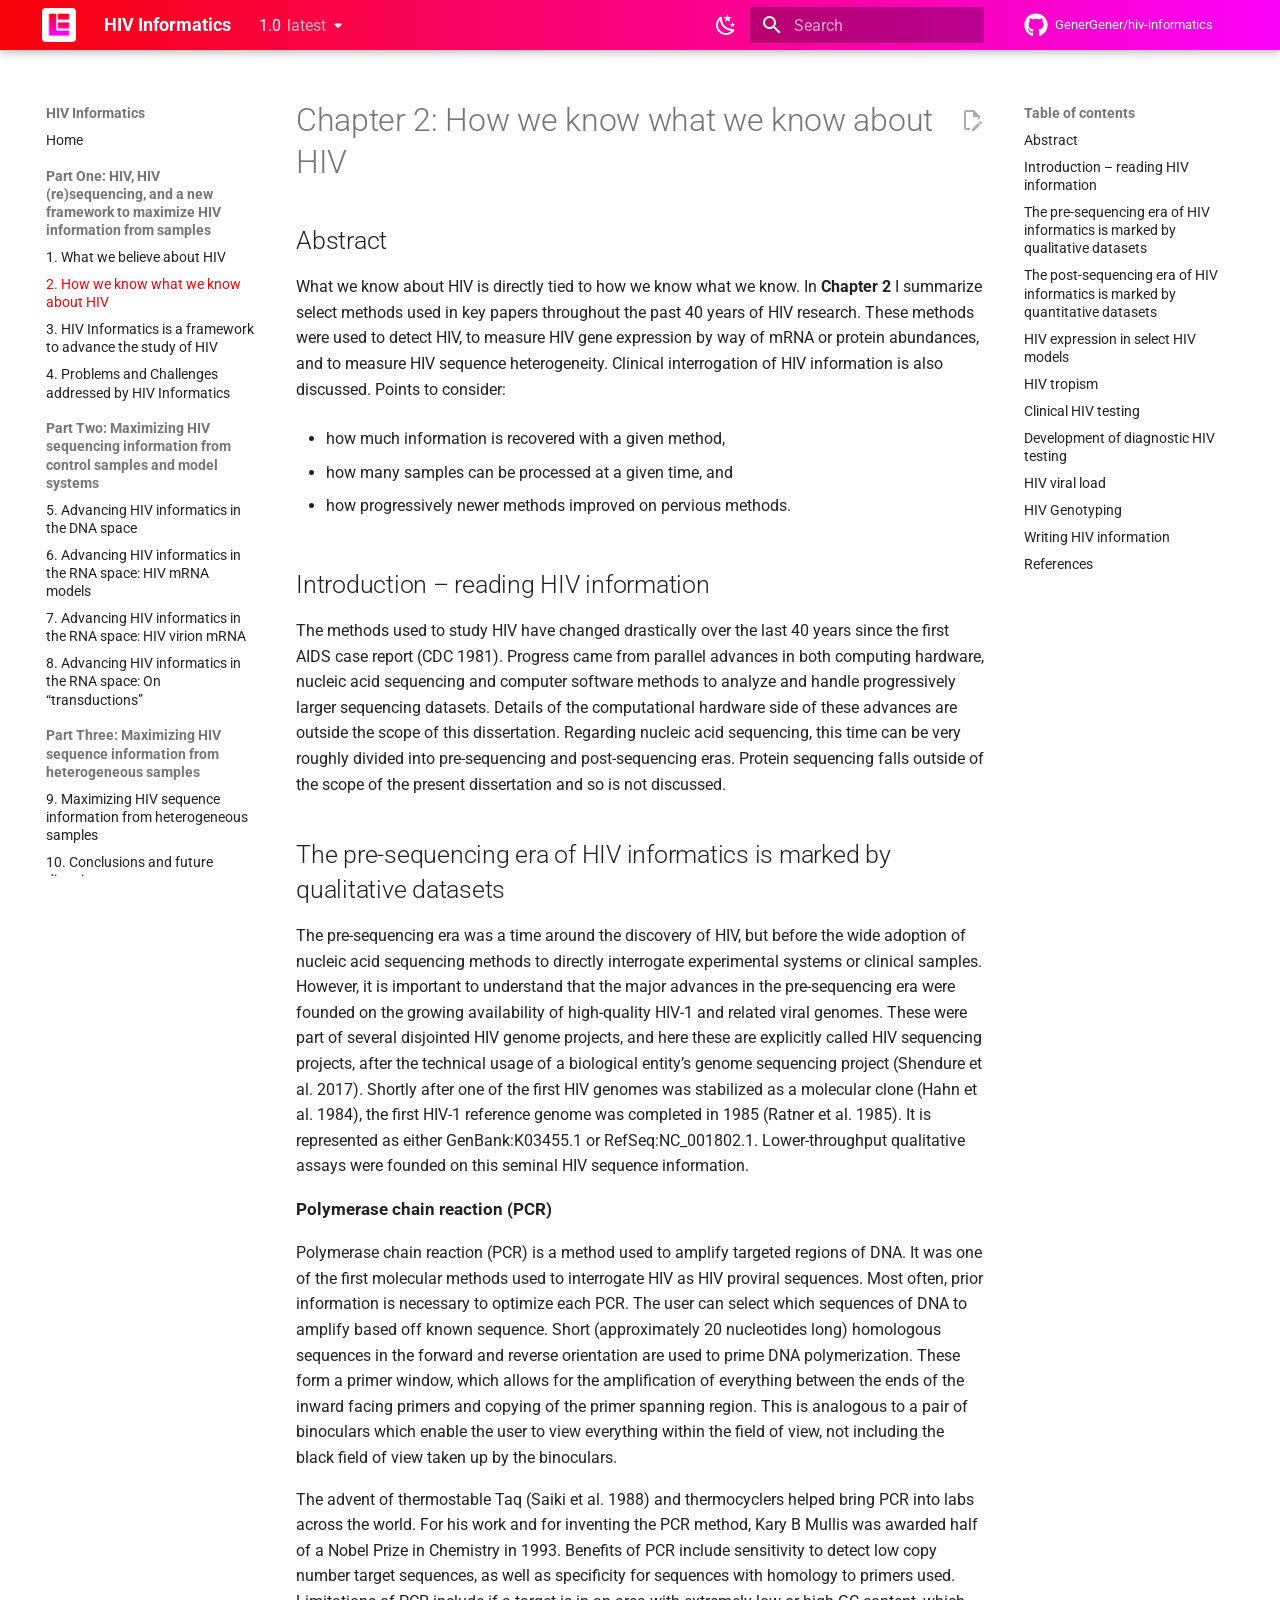
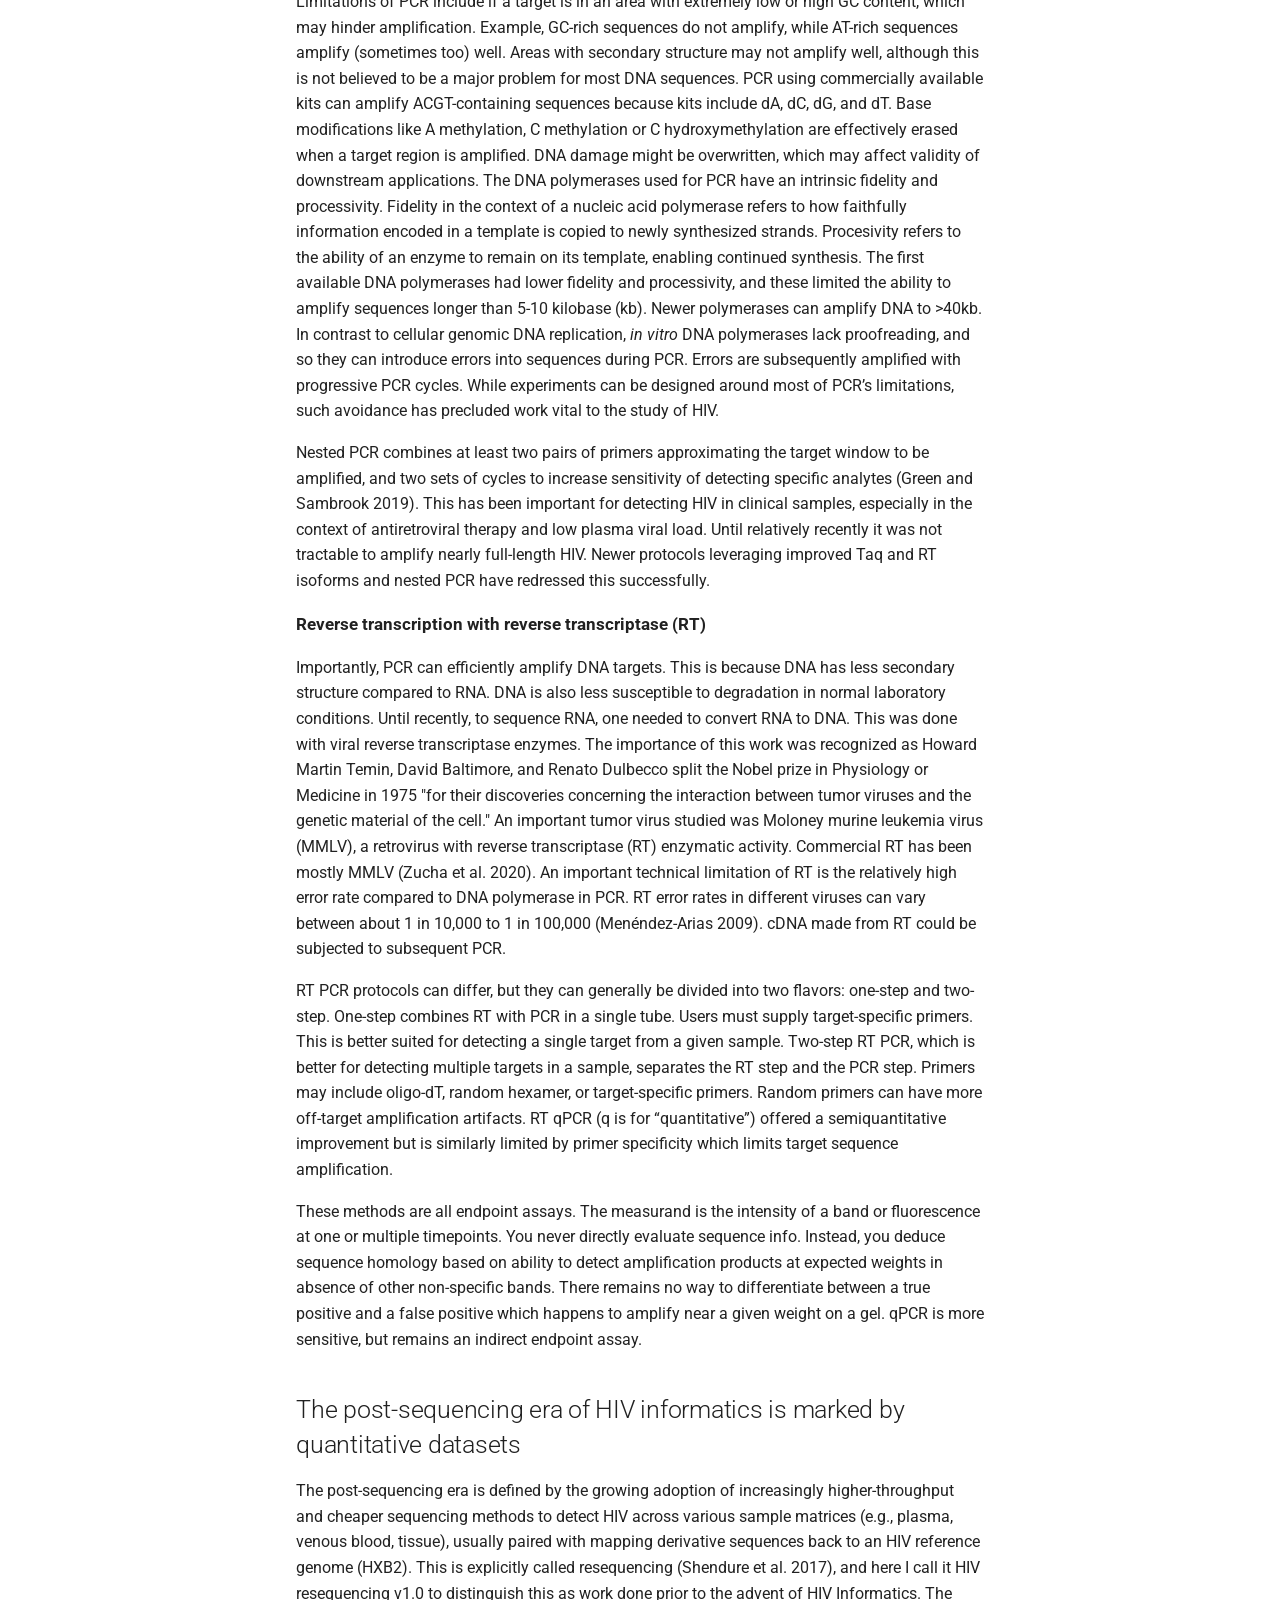
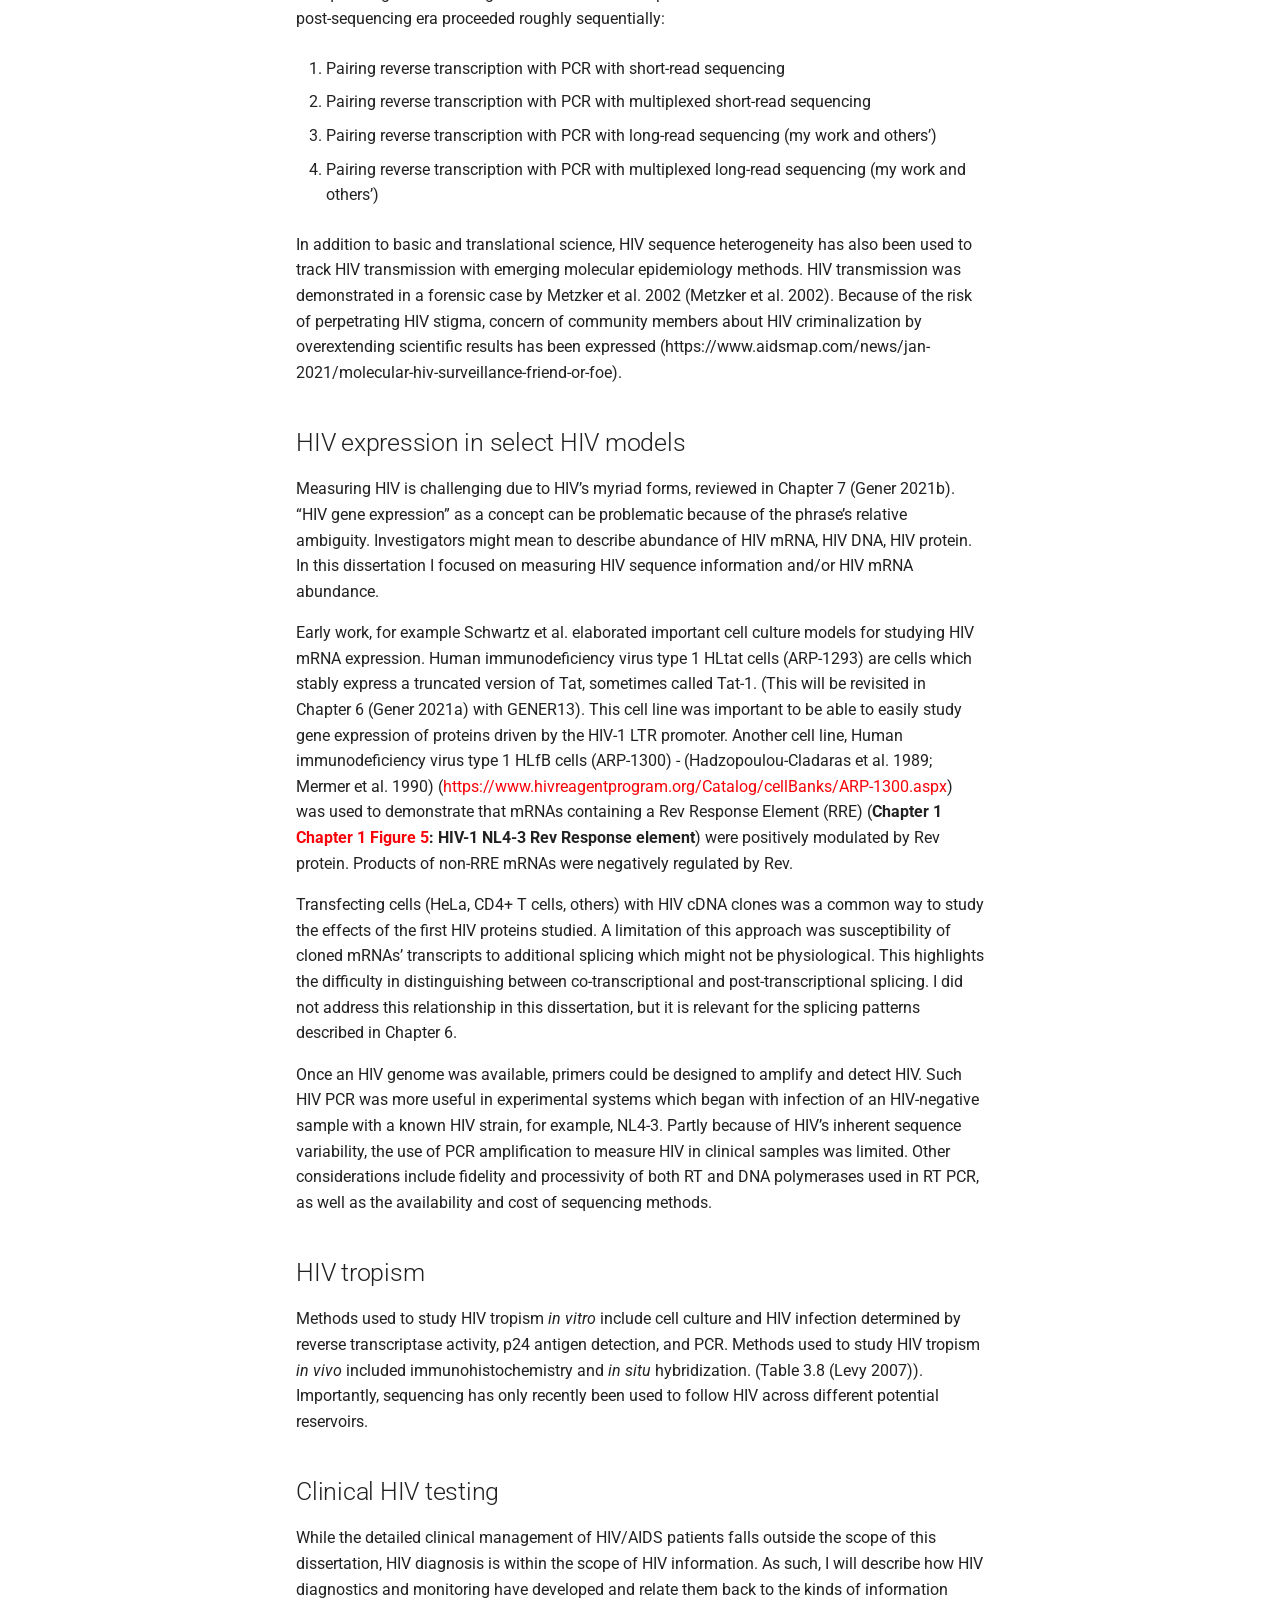
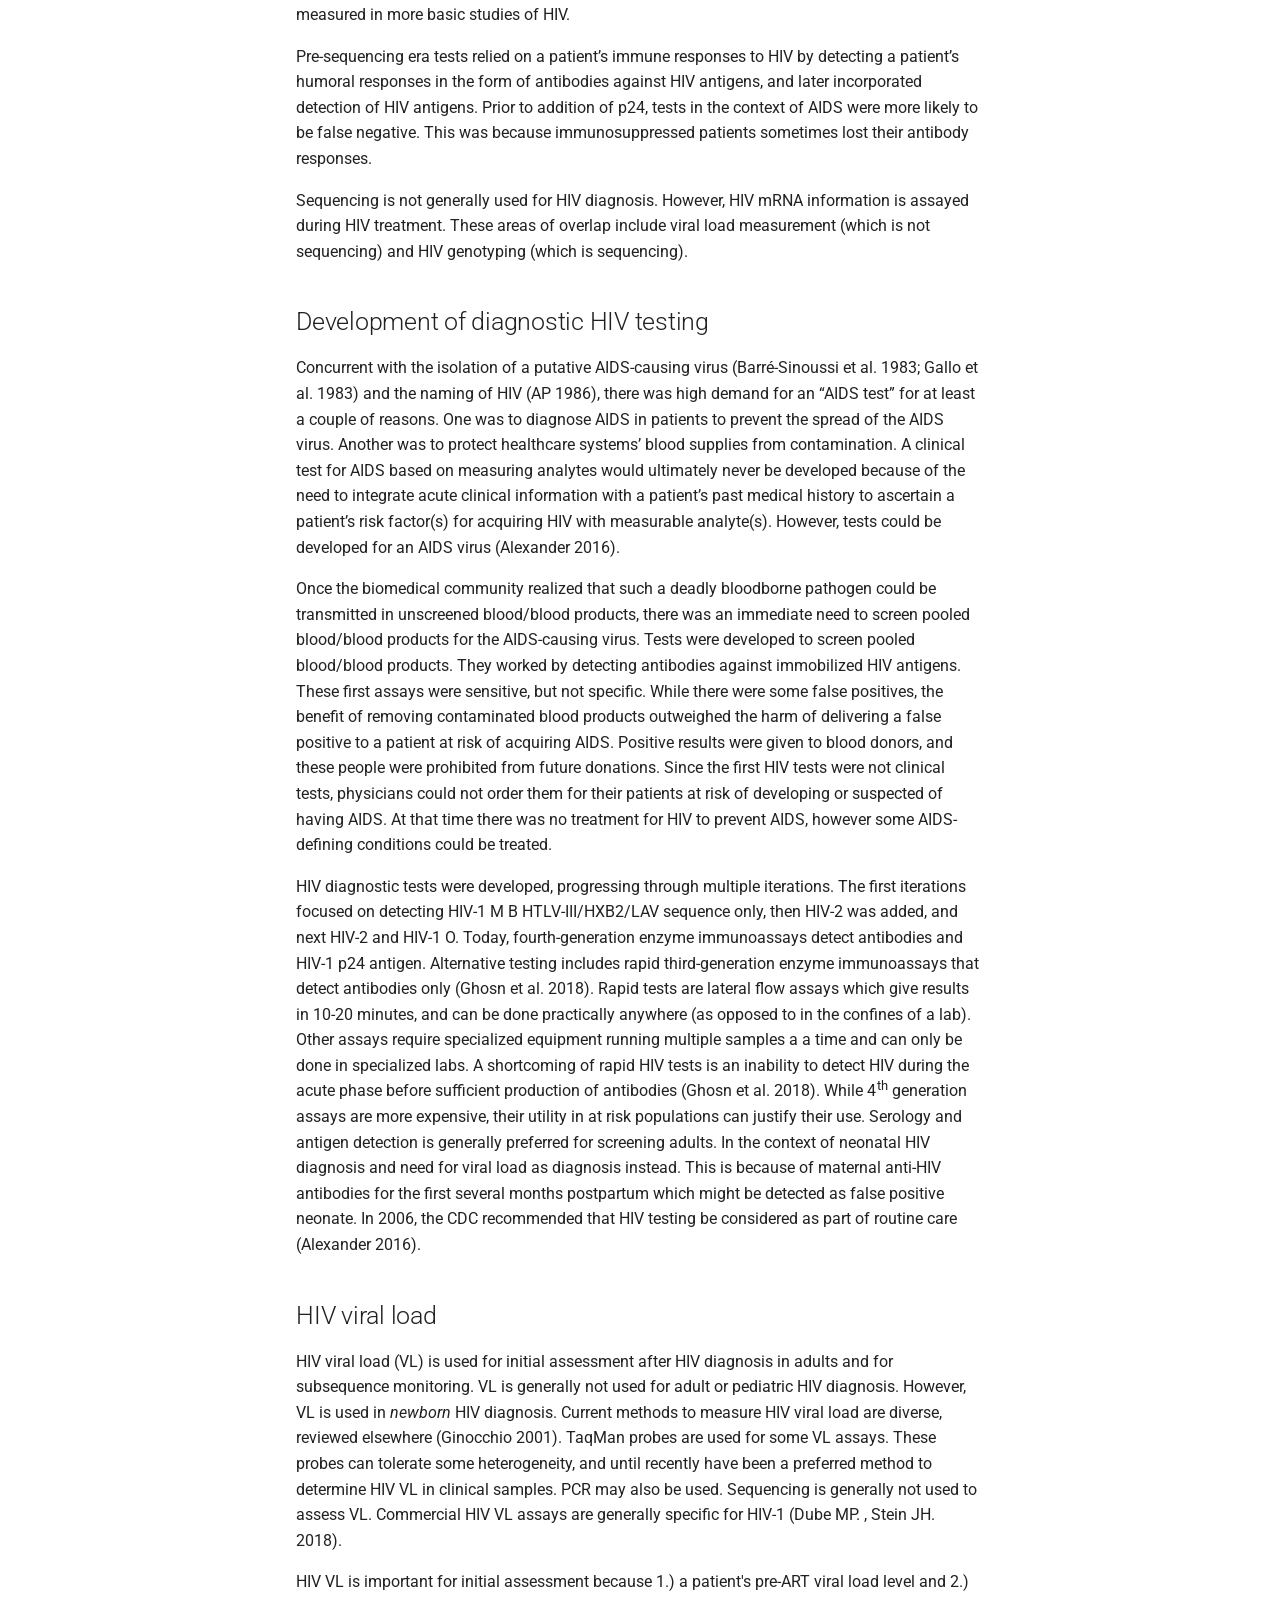
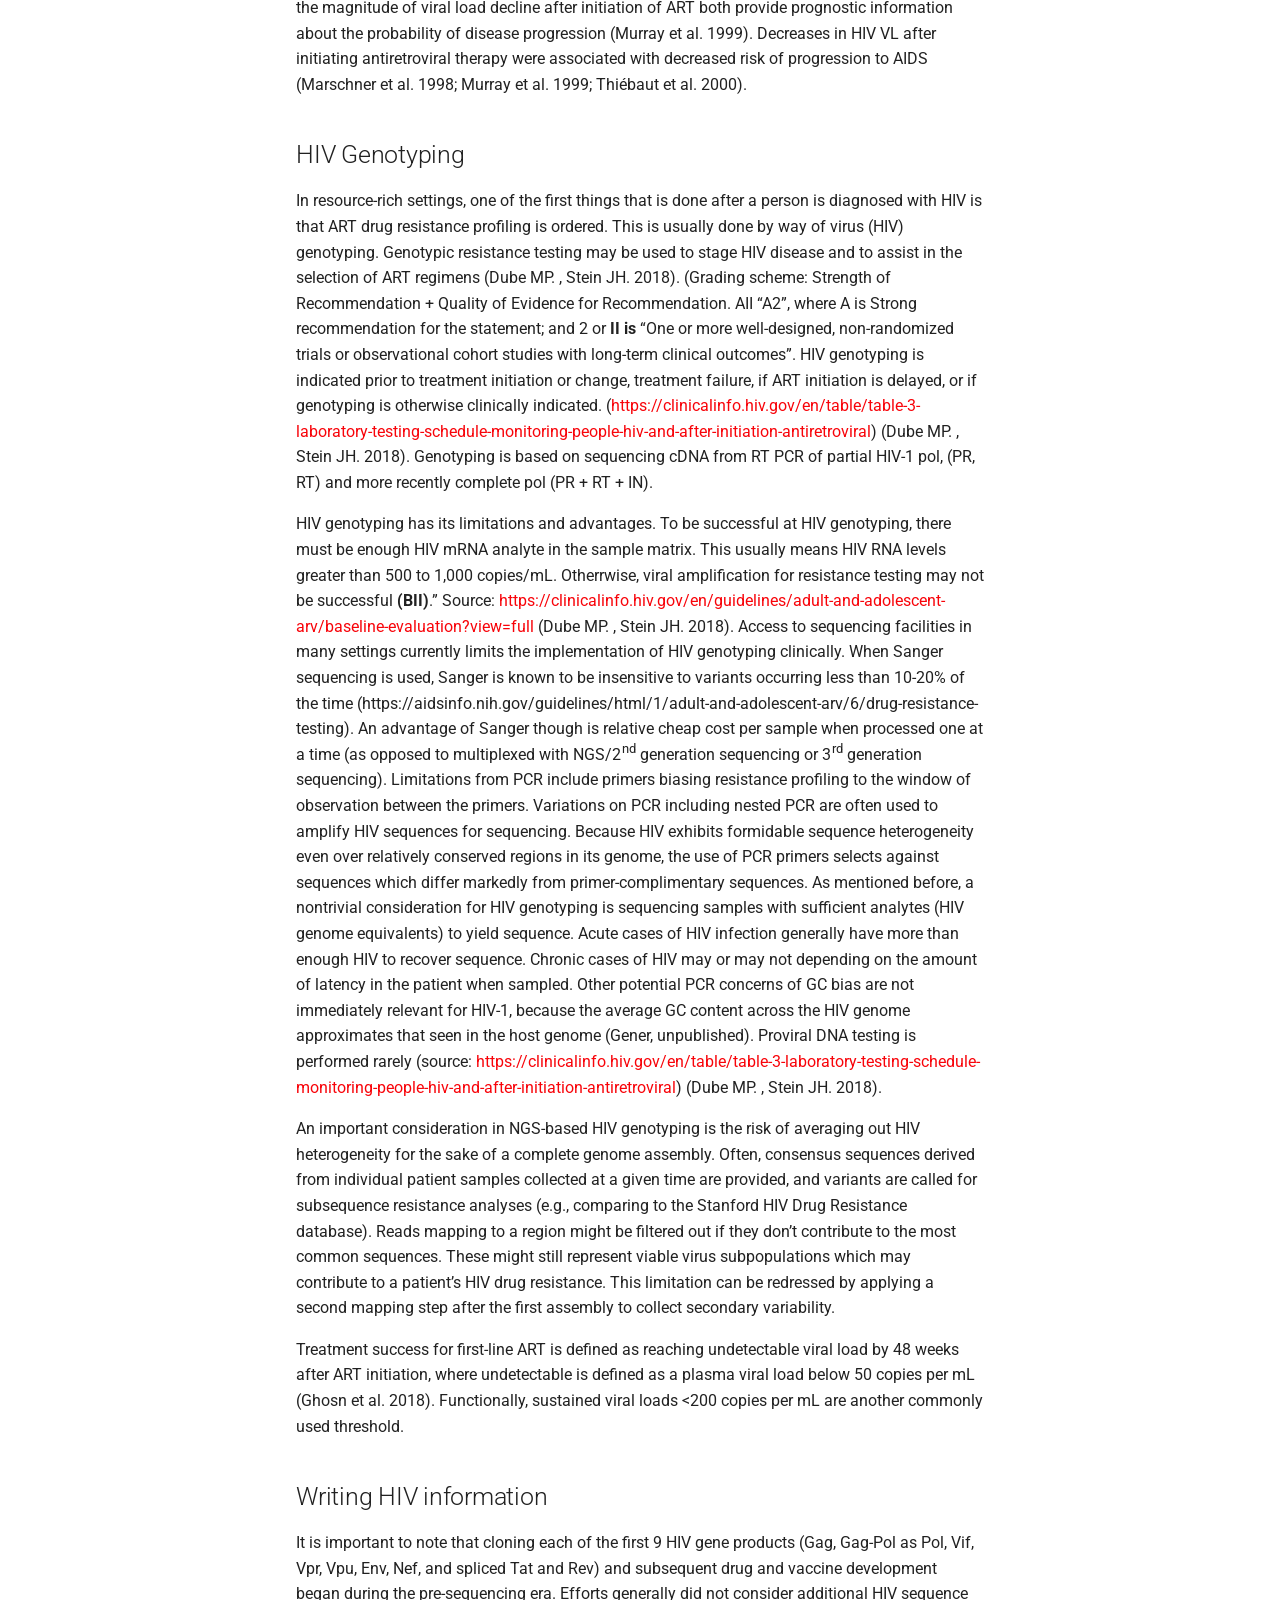
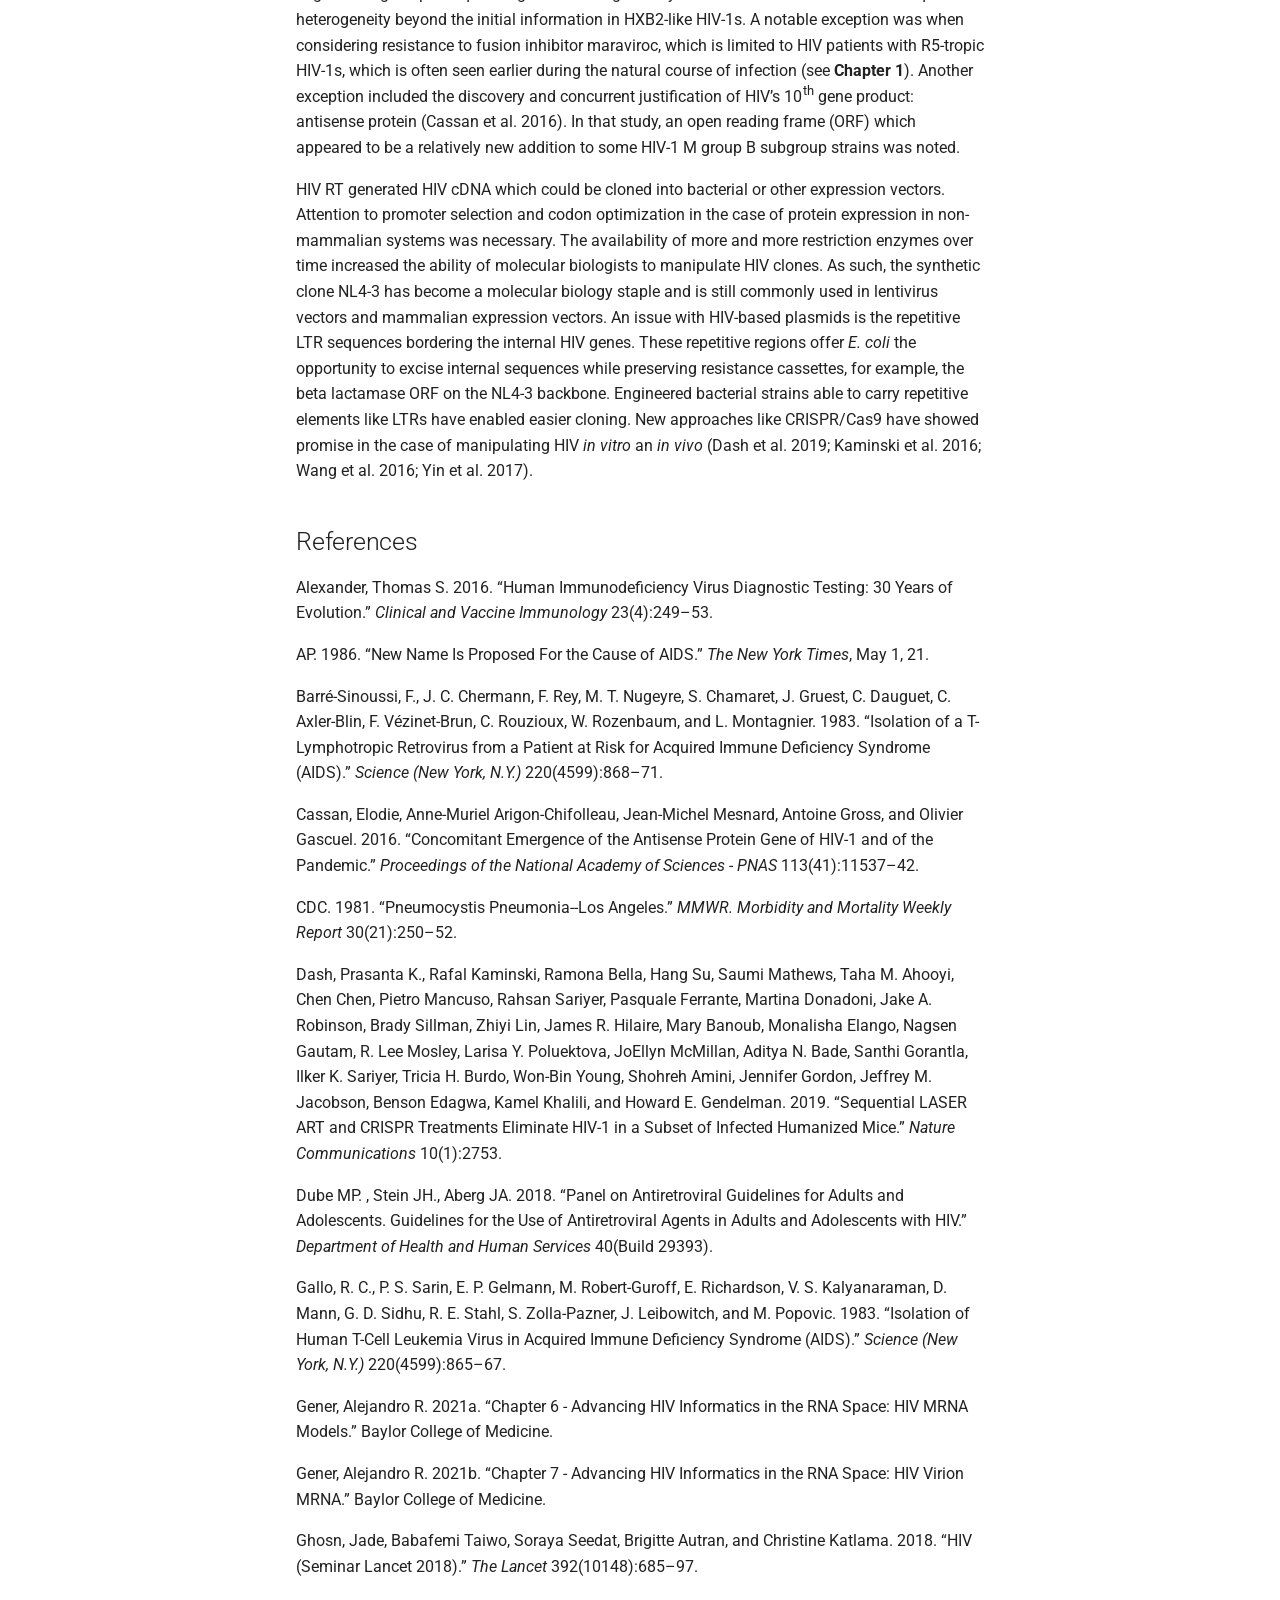
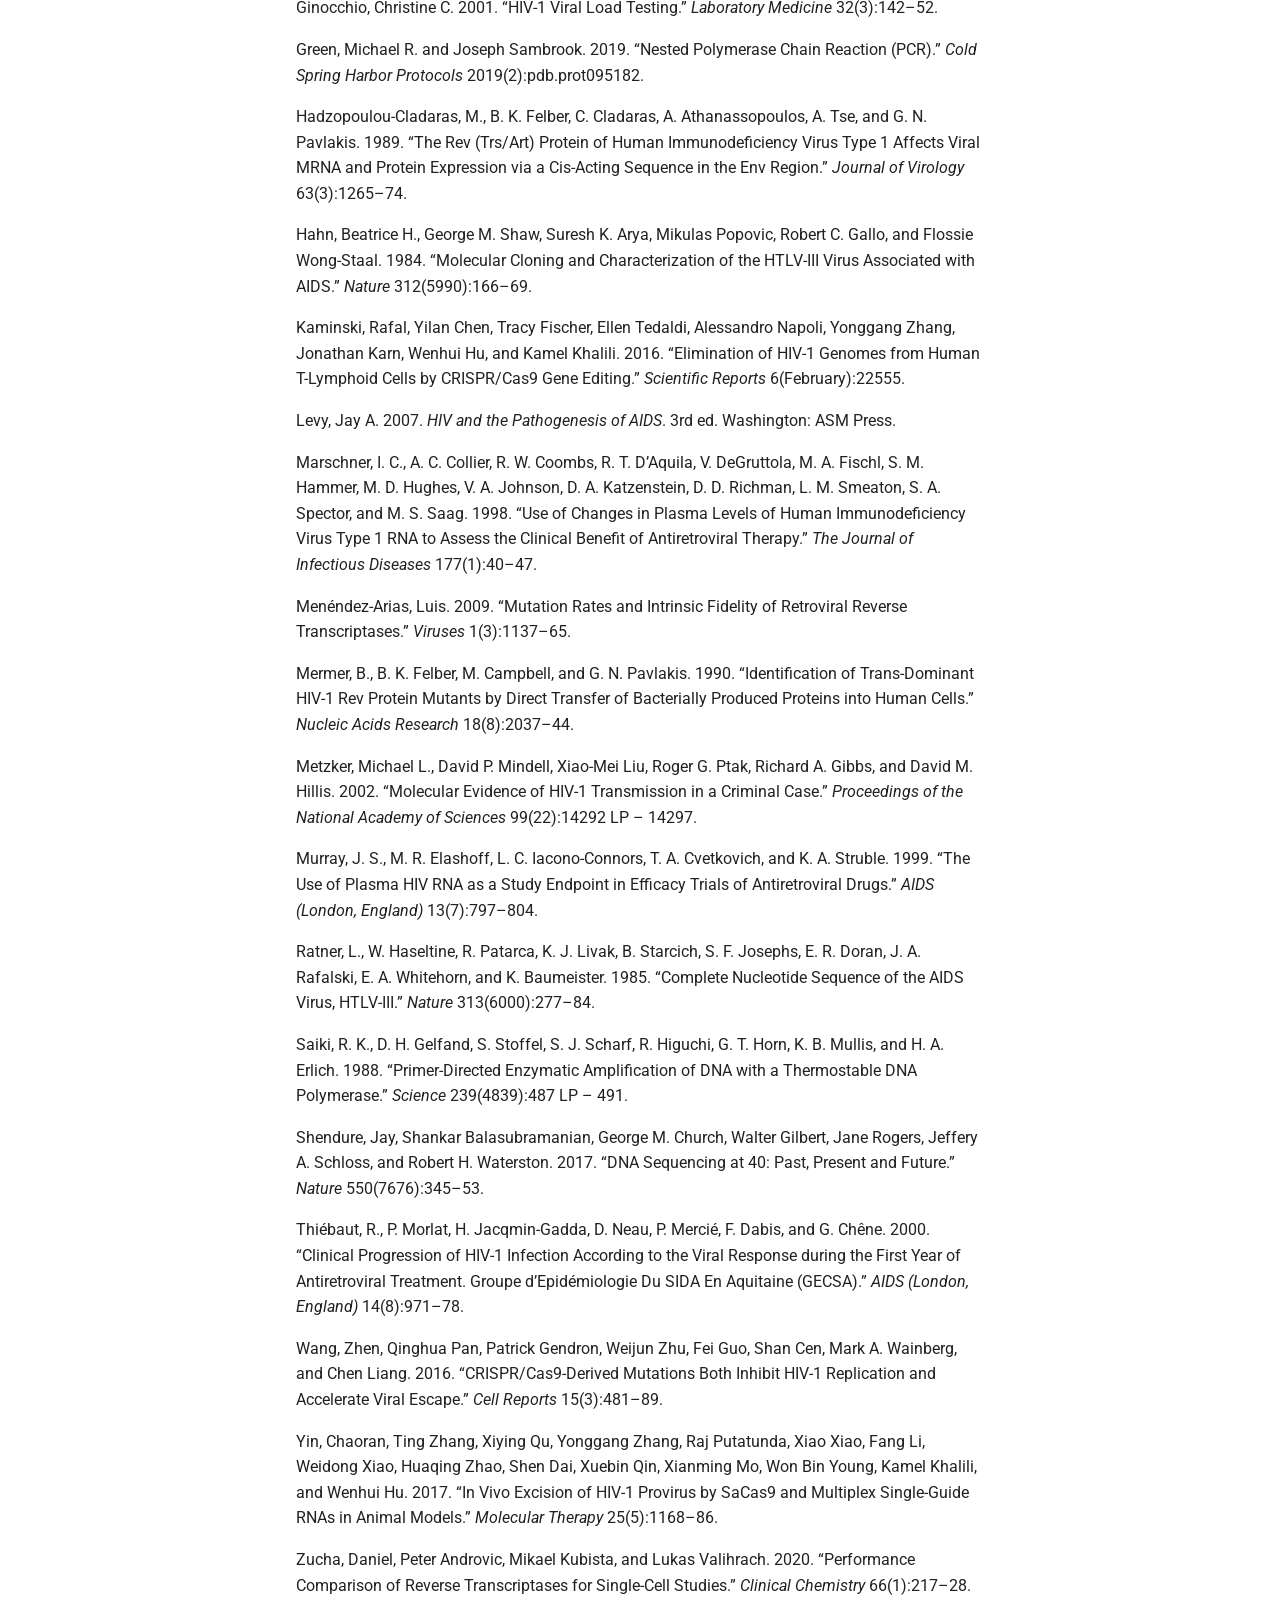
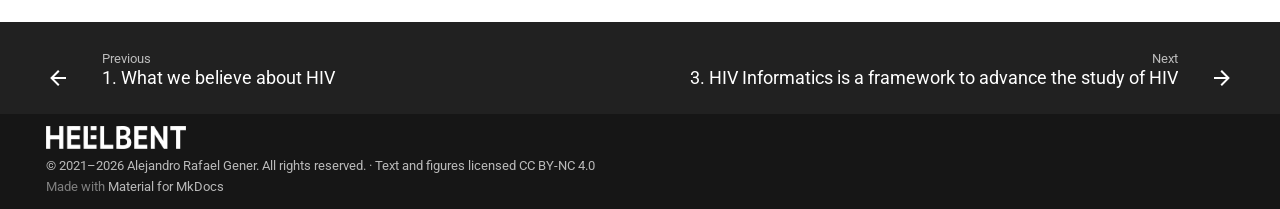
<file: 1.0/02-how-we-know-what-we-know/index.html>
<!doctype html>
<html lang="en" class="no-js">
  <head>
    
      <meta charset="utf-8">
      <meta name="viewport" content="width=device-width,initial-scale=1">
      
        <meta name="description" content="HIV Informatics: a framework unifying HIV models, nucleic acid (re)sequencing, bioinformatics, and validation to maximize HIV information from samples.">
      
      
        <meta name="author" content="Alejandro Rafael Gener">
      
      
        <link rel="canonical" href="https://genergener.github.io/hiv-informatics/1.0/02-how-we-know-what-we-know/">
      
      
        <link rel="prev" href="../01-what-we-believe-about-hiv/">
      
      
        <link rel="next" href="../03-hiv-informatics-framework/">
      
      
        
      
      
      <link rel="icon" href="../assets/brand/logo-mark.png">
      <meta name="generator" content="mkdocs-1.6.1, mkdocs-material-9.7.7">
    
    
      
        <title>2. How we know what we know about HIV - HIV Informatics</title>
      
    
    
      <link rel="stylesheet" href="../assets/stylesheets/main.ec1eaa64.min.css">
      
        
        <link rel="stylesheet" href="../assets/stylesheets/palette.ab4e12ef.min.css">
      
      


    
    
      
    
    
      
        
        
        <link rel="preconnect" href="https://fonts.gstatic.com" crossorigin>
        <link rel="stylesheet" href="https://fonts.googleapis.com/css?family=Roboto:300,300i,400,400i,700,700i%7CRoboto+Mono:400,400i,700,700i&display=fallback">
        <style>:root{--md-text-font:"Roboto";--md-code-font:"Roboto Mono"}</style>
      
    
    
      <link rel="stylesheet" href="../stylesheets/extra.css">
    
    <script>__md_scope=new URL("..",location),__md_hash=e=>[...e].reduce(((e,_)=>(e<<5)-e+_.charCodeAt(0)),0),__md_get=(e,_=localStorage,t=__md_scope)=>JSON.parse(_.getItem(t.pathname+"."+e)),__md_set=(e,_,t=localStorage,a=__md_scope)=>{try{t.setItem(a.pathname+"."+e,JSON.stringify(_))}catch(e){}}</script>
    
      

    
    
  </head>
  
  
    
    
      
    
    
    
    
    <body dir="ltr" data-md-color-scheme="default" data-md-color-primary="custom" data-md-color-accent="custom">
  
    
    <input class="md-toggle" data-md-toggle="drawer" type="checkbox" id="__drawer" autocomplete="off">
    <input class="md-toggle" data-md-toggle="search" type="checkbox" id="__search" autocomplete="off">
    <label class="md-overlay" for="__drawer"></label>
    <div data-md-component="skip">
      
        
        <a href="#chapter-2-how-we-know-what-we-know-about-hiv" class="md-skip">
          Skip to content
        </a>
      
    </div>
    <div data-md-component="announce">
      
    </div>
    
      <div data-md-color-scheme="default" data-md-component="outdated" hidden>
        
      </div>
    
    
      

  

<header class="md-header md-header--shadow" data-md-component="header">
  <nav class="md-header__inner md-grid" aria-label="Header">
    <a href=".." title="HIV Informatics" class="md-header__button md-logo" aria-label="HIV Informatics" data-md-component="logo">
      
  <img src="../assets/brand/logo-mark.png" alt="logo">

    </a>
    <label class="md-header__button md-icon" for="__drawer">
      
      <svg xmlns="http://www.w3.org/2000/svg" viewBox="0 0 24 24"><path d="M3 6h18v2H3zm0 5h18v2H3zm0 5h18v2H3z"/></svg>
    </label>
    <div class="md-header__title" data-md-component="header-title">
      <div class="md-header__ellipsis">
        <div class="md-header__topic">
          <span class="md-ellipsis">
            HIV Informatics
          </span>
        </div>
        <div class="md-header__topic" data-md-component="header-topic">
          <span class="md-ellipsis">
            
              2. How we know what we know about HIV
            
          </span>
        </div>
      </div>
    </div>
    
      
        <form class="md-header__option" data-md-component="palette">
  
    
    
    
    <input class="md-option" data-md-color-media="(prefers-color-scheme: light)" data-md-color-scheme="default" data-md-color-primary="custom" data-md-color-accent="custom"  aria-label="Switch to dark mode"  type="radio" name="__palette" id="__palette_0">
    
      <label class="md-header__button md-icon" title="Switch to dark mode" for="__palette_1" hidden>
        <svg xmlns="http://www.w3.org/2000/svg" viewBox="0 0 24 24"><path d="m17.75 4.09-2.53 1.94.91 3.06-2.63-1.81-2.63 1.81.91-3.06-2.53-1.94L12.44 4l1.06-3 1.06 3zm3.5 6.91-1.64 1.25.59 1.98-1.7-1.17-1.7 1.17.59-1.98L15.75 11l2.06-.05L18.5 9l.69 1.95zm-2.28 4.95c.83-.08 1.72 1.1 1.19 1.85-.32.45-.66.87-1.08 1.27C15.17 23 8.84 23 4.94 19.07c-3.91-3.9-3.91-10.24 0-14.14.4-.4.82-.76 1.27-1.08.75-.53 1.93.36 1.85 1.19-.27 2.86.69 5.83 2.89 8.02a9.96 9.96 0 0 0 8.02 2.89m-1.64 2.02a12.08 12.08 0 0 1-7.8-3.47c-2.17-2.19-3.33-5-3.49-7.82-2.81 3.14-2.7 7.96.31 10.98 3.02 3.01 7.84 3.12 10.98.31"/></svg>
      </label>
    
  
    
    
    
    <input class="md-option" data-md-color-media="(prefers-color-scheme: dark)" data-md-color-scheme="slate" data-md-color-primary="custom" data-md-color-accent="custom"  aria-label="Switch to light mode"  type="radio" name="__palette" id="__palette_1">
    
      <label class="md-header__button md-icon" title="Switch to light mode" for="__palette_0" hidden>
        <svg xmlns="http://www.w3.org/2000/svg" viewBox="0 0 24 24"><path d="M12 7a5 5 0 0 1 5 5 5 5 0 0 1-5 5 5 5 0 0 1-5-5 5 5 0 0 1 5-5m0 2a3 3 0 0 0-3 3 3 3 0 0 0 3 3 3 3 0 0 0 3-3 3 3 0 0 0-3-3m0-7 2.39 3.42C13.65 5.15 12.84 5 12 5s-1.65.15-2.39.42zM3.34 7l4.16-.35A7.2 7.2 0 0 0 5.94 8.5c-.44.74-.69 1.5-.83 2.29zm.02 10 1.76-3.77a7.131 7.131 0 0 0 2.38 4.14zM20.65 7l-1.77 3.79a7.02 7.02 0 0 0-2.38-4.15zm-.01 10-4.14.36c.59-.51 1.12-1.14 1.54-1.86.42-.73.69-1.5.83-2.29zM12 22l-2.41-3.44c.74.27 1.55.44 2.41.44.82 0 1.63-.17 2.37-.44z"/></svg>
      </label>
    
  
</form>
      
    
    
      <script>var palette=__md_get("__palette");if(palette&&palette.color){if("(prefers-color-scheme)"===palette.color.media){var media=matchMedia("(prefers-color-scheme: light)"),input=document.querySelector(media.matches?"[data-md-color-media='(prefers-color-scheme: light)']":"[data-md-color-media='(prefers-color-scheme: dark)']");palette.color.media=input.getAttribute("data-md-color-media"),palette.color.scheme=input.getAttribute("data-md-color-scheme"),palette.color.primary=input.getAttribute("data-md-color-primary"),palette.color.accent=input.getAttribute("data-md-color-accent")}for(var[key,value]of Object.entries(palette.color))document.body.setAttribute("data-md-color-"+key,value)}</script>
    
    
    
      
      
        <label class="md-header__button md-icon" for="__search">
          
          <svg xmlns="http://www.w3.org/2000/svg" viewBox="0 0 24 24"><path d="M9.5 3A6.5 6.5 0 0 1 16 9.5c0 1.61-.59 3.09-1.56 4.23l.27.27h.79l5 5-1.5 1.5-5-5v-.79l-.27-.27A6.52 6.52 0 0 1 9.5 16 6.5 6.5 0 0 1 3 9.5 6.5 6.5 0 0 1 9.5 3m0 2C7 5 5 7 5 9.5S7 14 9.5 14 14 12 14 9.5 12 5 9.5 5"/></svg>
        </label>
        <div class="md-search" data-md-component="search" role="dialog">
  <label class="md-search__overlay" for="__search"></label>
  <div class="md-search__inner" role="search">
    <form class="md-search__form" name="search">
      <input type="text" class="md-search__input" name="query" aria-label="Search" placeholder="Search" autocapitalize="off" autocorrect="off" autocomplete="off" spellcheck="false" data-md-component="search-query" required>
      <label class="md-search__icon md-icon" for="__search">
        
        <svg xmlns="http://www.w3.org/2000/svg" viewBox="0 0 24 24"><path d="M9.5 3A6.5 6.5 0 0 1 16 9.5c0 1.61-.59 3.09-1.56 4.23l.27.27h.79l5 5-1.5 1.5-5-5v-.79l-.27-.27A6.52 6.52 0 0 1 9.5 16 6.5 6.5 0 0 1 3 9.5 6.5 6.5 0 0 1 9.5 3m0 2C7 5 5 7 5 9.5S7 14 9.5 14 14 12 14 9.5 12 5 9.5 5"/></svg>
        
        <svg xmlns="http://www.w3.org/2000/svg" viewBox="0 0 24 24"><path d="M20 11v2H8l5.5 5.5-1.42 1.42L4.16 12l7.92-7.92L13.5 5.5 8 11z"/></svg>
      </label>
      <nav class="md-search__options" aria-label="Search">
        
          <a href="javascript:void(0)" class="md-search__icon md-icon" title="Share" aria-label="Share" data-clipboard data-clipboard-text="" data-md-component="search-share" tabindex="-1">
            
            <svg xmlns="http://www.w3.org/2000/svg" viewBox="0 0 24 24"><path d="M18 16.08c-.76 0-1.44.3-1.96.77L8.91 12.7c.05-.23.09-.46.09-.7s-.04-.47-.09-.7l7.05-4.11c.54.5 1.25.81 2.04.81a3 3 0 0 0 3-3 3 3 0 0 0-3-3 3 3 0 0 0-3 3c0 .24.04.47.09.7L8.04 9.81C7.5 9.31 6.79 9 6 9a3 3 0 0 0-3 3 3 3 0 0 0 3 3c.79 0 1.5-.31 2.04-.81l7.12 4.15c-.05.21-.08.43-.08.66 0 1.61 1.31 2.91 2.92 2.91s2.92-1.3 2.92-2.91A2.92 2.92 0 0 0 18 16.08"/></svg>
          </a>
        
        <button type="reset" class="md-search__icon md-icon" title="Clear" aria-label="Clear" tabindex="-1">
          
          <svg xmlns="http://www.w3.org/2000/svg" viewBox="0 0 24 24"><path d="M19 6.41 17.59 5 12 10.59 6.41 5 5 6.41 10.59 12 5 17.59 6.41 19 12 13.41 17.59 19 19 17.59 13.41 12z"/></svg>
        </button>
      </nav>
      
        <div class="md-search__suggest" data-md-component="search-suggest"></div>
      
    </form>
    <div class="md-search__output">
      <div class="md-search__scrollwrap" tabindex="0" data-md-scrollfix>
        <div class="md-search-result" data-md-component="search-result">
          <div class="md-search-result__meta">
            Initializing search
          </div>
          <ol class="md-search-result__list" role="presentation"></ol>
        </div>
      </div>
    </div>
  </div>
</div>
      
    
    
      <div class="md-header__source">
        <a href="https://github.com/GenerGener/hiv-informatics" title="Go to repository" class="md-source" data-md-component="source">
  <div class="md-source__icon md-icon">
    
    <svg xmlns="http://www.w3.org/2000/svg" viewBox="0 0 512 512"><!--! Font Awesome Free 7.1.0 by @fontawesome - https://fontawesome.com License - https://fontawesome.com/license/free (Icons: CC BY 4.0, Fonts: SIL OFL 1.1, Code: MIT License) Copyright 2025 Fonticons, Inc.--><path d="M173.9 397.4c0 2-2.3 3.6-5.2 3.6-3.3.3-5.6-1.3-5.6-3.6 0-2 2.3-3.6 5.2-3.6 3-.3 5.6 1.3 5.6 3.6m-31.1-4.5c-.7 2 1.3 4.3 4.3 4.9 2.6 1 5.6 0 6.2-2s-1.3-4.3-4.3-5.2c-2.6-.7-5.5.3-6.2 2.3m44.2-1.7c-2.9.7-4.9 2.6-4.6 4.9.3 2 2.9 3.3 5.9 2.6 2.9-.7 4.9-2.6 4.6-4.6-.3-1.9-3-3.2-5.9-2.9M252.8 8C114.1 8 8 113.3 8 252c0 110.9 69.8 205.8 169.5 239.2 12.8 2.3 17.3-5.6 17.3-12.1 0-6.2-.3-40.4-.3-61.4 0 0-70 15-84.7-29.8 0 0-11.4-29.1-27.8-36.6 0 0-22.9-15.7 1.6-15.4 0 0 24.9 2 38.6 25.8 21.9 38.6 58.6 27.5 72.9 20.9 2.3-16 8.8-27.1 16-33.7-55.9-6.2-112.3-14.3-112.3-110.5 0-27.5 7.6-41.3 23.6-58.9-2.6-6.5-11.1-33.3 2.6-67.9 20.9-6.5 69 27 69 27 20-5.6 41.5-8.5 62.8-8.5s42.8 2.9 62.8 8.5c0 0 48.1-33.6 69-27 13.7 34.7 5.2 61.4 2.6 67.9 16 17.7 25.8 31.5 25.8 58.9 0 96.5-58.9 104.2-114.8 110.5 9.2 7.9 17 22.9 17 46.4 0 33.7-.3 75.4-.3 83.6 0 6.5 4.6 14.4 17.3 12.1C436.2 457.8 504 362.9 504 252 504 113.3 391.5 8 252.8 8M105.2 352.9c-1.3 1-1 3.3.7 5.2 1.6 1.6 3.9 2.3 5.2 1 1.3-1 1-3.3-.7-5.2-1.6-1.6-3.9-2.3-5.2-1m-10.8-8.1c-.7 1.3.3 2.9 2.3 3.9 1.6 1 3.6.7 4.3-.7.7-1.3-.3-2.9-2.3-3.9-2-.6-3.6-.3-4.3.7m32.4 35.6c-1.6 1.3-1 4.3 1.3 6.2 2.3 2.3 5.2 2.6 6.5 1 1.3-1.3.7-4.3-1.3-6.2-2.2-2.3-5.2-2.6-6.5-1m-11.4-14.7c-1.6 1-1.6 3.6 0 5.9s4.3 3.3 5.6 2.3c1.6-1.3 1.6-3.9 0-6.2-1.4-2.3-4-3.3-5.6-2"/></svg>
  </div>
  <div class="md-source__repository">
    GenerGener/hiv-informatics
  </div>
</a>
      </div>
    
  </nav>
  
</header>
    
    <div class="md-container" data-md-component="container">
      
      
        
          
        
      
      <main class="md-main" data-md-component="main">
        <div class="md-main__inner md-grid">
          
            
              
              <div class="md-sidebar md-sidebar--primary" data-md-component="sidebar" data-md-type="navigation" >
                <div class="md-sidebar__scrollwrap">
                  <div class="md-sidebar__inner">
                    



<nav class="md-nav md-nav--primary" aria-label="Navigation" data-md-level="0">
  <label class="md-nav__title" for="__drawer">
    <a href=".." title="HIV Informatics" class="md-nav__button md-logo" aria-label="HIV Informatics" data-md-component="logo">
      
  <img src="../assets/brand/logo-mark.png" alt="logo">

    </a>
    HIV Informatics
  </label>
  
    <div class="md-nav__source">
      <a href="https://github.com/GenerGener/hiv-informatics" title="Go to repository" class="md-source" data-md-component="source">
  <div class="md-source__icon md-icon">
    
    <svg xmlns="http://www.w3.org/2000/svg" viewBox="0 0 512 512"><!--! Font Awesome Free 7.1.0 by @fontawesome - https://fontawesome.com License - https://fontawesome.com/license/free (Icons: CC BY 4.0, Fonts: SIL OFL 1.1, Code: MIT License) Copyright 2025 Fonticons, Inc.--><path d="M173.9 397.4c0 2-2.3 3.6-5.2 3.6-3.3.3-5.6-1.3-5.6-3.6 0-2 2.3-3.6 5.2-3.6 3-.3 5.6 1.3 5.6 3.6m-31.1-4.5c-.7 2 1.3 4.3 4.3 4.9 2.6 1 5.6 0 6.2-2s-1.3-4.3-4.3-5.2c-2.6-.7-5.5.3-6.2 2.3m44.2-1.7c-2.9.7-4.9 2.6-4.6 4.9.3 2 2.9 3.3 5.9 2.6 2.9-.7 4.9-2.6 4.6-4.6-.3-1.9-3-3.2-5.9-2.9M252.8 8C114.1 8 8 113.3 8 252c0 110.9 69.8 205.8 169.5 239.2 12.8 2.3 17.3-5.6 17.3-12.1 0-6.2-.3-40.4-.3-61.4 0 0-70 15-84.7-29.8 0 0-11.4-29.1-27.8-36.6 0 0-22.9-15.7 1.6-15.4 0 0 24.9 2 38.6 25.8 21.9 38.6 58.6 27.5 72.9 20.9 2.3-16 8.8-27.1 16-33.7-55.9-6.2-112.3-14.3-112.3-110.5 0-27.5 7.6-41.3 23.6-58.9-2.6-6.5-11.1-33.3 2.6-67.9 20.9-6.5 69 27 69 27 20-5.6 41.5-8.5 62.8-8.5s42.8 2.9 62.8 8.5c0 0 48.1-33.6 69-27 13.7 34.7 5.2 61.4 2.6 67.9 16 17.7 25.8 31.5 25.8 58.9 0 96.5-58.9 104.2-114.8 110.5 9.2 7.9 17 22.9 17 46.4 0 33.7-.3 75.4-.3 83.6 0 6.5 4.6 14.4 17.3 12.1C436.2 457.8 504 362.9 504 252 504 113.3 391.5 8 252.8 8M105.2 352.9c-1.3 1-1 3.3.7 5.2 1.6 1.6 3.9 2.3 5.2 1 1.3-1 1-3.3-.7-5.2-1.6-1.6-3.9-2.3-5.2-1m-10.8-8.1c-.7 1.3.3 2.9 2.3 3.9 1.6 1 3.6.7 4.3-.7.7-1.3-.3-2.9-2.3-3.9-2-.6-3.6-.3-4.3.7m32.4 35.6c-1.6 1.3-1 4.3 1.3 6.2 2.3 2.3 5.2 2.6 6.5 1 1.3-1.3.7-4.3-1.3-6.2-2.2-2.3-5.2-2.6-6.5-1m-11.4-14.7c-1.6 1-1.6 3.6 0 5.9s4.3 3.3 5.6 2.3c1.6-1.3 1.6-3.9 0-6.2-1.4-2.3-4-3.3-5.6-2"/></svg>
  </div>
  <div class="md-source__repository">
    GenerGener/hiv-informatics
  </div>
</a>
    </div>
  
  <ul class="md-nav__list" data-md-scrollfix>
    
      
      
  
  
  
  
    <li class="md-nav__item">
      <a href=".." class="md-nav__link">
        
  
  
  <span class="md-ellipsis">
    
  
    Home
  

    
  </span>
  
  

      </a>
    </li>
  

    
      
      
  
  
    
  
  
  
    
    
    
    
      
        
        
      
    
    
    <li class="md-nav__item md-nav__item--active md-nav__item--section md-nav__item--nested">
      
        
        
        <input class="md-nav__toggle md-toggle " type="checkbox" id="__nav_2" checked>
        
          
          <label class="md-nav__link" for="__nav_2" id="__nav_2_label" tabindex="">
            
  
  
  <span class="md-ellipsis">
    
  
    Part One: HIV, HIV (re)sequencing, and a new framework to maximize HIV information from samples
  

    
  </span>
  
  

            <span class="md-nav__icon md-icon"></span>
          </label>
        
        <nav class="md-nav" data-md-level="1" aria-labelledby="__nav_2_label" aria-expanded="true">
          <label class="md-nav__title" for="__nav_2">
            <span class="md-nav__icon md-icon"></span>
            
  
    Part One: HIV, HIV (re)sequencing, and a new framework to maximize HIV information from samples
  

          </label>
          <ul class="md-nav__list" data-md-scrollfix>
            
              
                
  
  
  
  
    <li class="md-nav__item">
      <a href="../01-what-we-believe-about-hiv/" class="md-nav__link">
        
  
  
  <span class="md-ellipsis">
    
  
    1. What we believe about HIV
  

    
  </span>
  
  

      </a>
    </li>
  

              
            
              
                
  
  
    
  
  
  
    <li class="md-nav__item md-nav__item--active">
      
      <input class="md-nav__toggle md-toggle" type="checkbox" id="__toc">
      
      
        
      
      
        <label class="md-nav__link md-nav__link--active" for="__toc">
          
  
  
  <span class="md-ellipsis">
    
  
    2. How we know what we know about HIV
  

    
  </span>
  
  

          <span class="md-nav__icon md-icon"></span>
        </label>
      
      <a href="./" class="md-nav__link md-nav__link--active">
        
  
  
  <span class="md-ellipsis">
    
  
    2. How we know what we know about HIV
  

    
  </span>
  
  

      </a>
      
        

<nav class="md-nav md-nav--secondary" aria-label="Table of contents">
  
  
  
    
  
  
    <label class="md-nav__title" for="__toc">
      <span class="md-nav__icon md-icon"></span>
      Table of contents
    </label>
    <ul class="md-nav__list" data-md-component="toc" data-md-scrollfix>
      
        <li class="md-nav__item">
  <a href="#abstract" class="md-nav__link">
    <span class="md-ellipsis">
      
        Abstract
      
    </span>
  </a>
  
</li>
      
        <li class="md-nav__item">
  <a href="#introduction-reading-hiv-information" class="md-nav__link">
    <span class="md-ellipsis">
      
        Introduction – reading HIV information
      
    </span>
  </a>
  
</li>
      
        <li class="md-nav__item">
  <a href="#the-pre-sequencing-era-of-hiv-informatics-is-marked-by-qualitative-datasets" class="md-nav__link">
    <span class="md-ellipsis">
      
        The pre-sequencing era of HIV informatics is marked by qualitative datasets
      
    </span>
  </a>
  
</li>
      
        <li class="md-nav__item">
  <a href="#the-post-sequencing-era-of-hiv-informatics-is-marked-by-quantitative-datasets" class="md-nav__link">
    <span class="md-ellipsis">
      
        The post-sequencing era of HIV informatics is marked by quantitative datasets
      
    </span>
  </a>
  
</li>
      
        <li class="md-nav__item">
  <a href="#hiv-expression-in-select-hiv-models" class="md-nav__link">
    <span class="md-ellipsis">
      
        HIV expression in select HIV models
      
    </span>
  </a>
  
</li>
      
        <li class="md-nav__item">
  <a href="#hiv-tropism" class="md-nav__link">
    <span class="md-ellipsis">
      
        HIV tropism
      
    </span>
  </a>
  
</li>
      
        <li class="md-nav__item">
  <a href="#clinical-hiv-testing" class="md-nav__link">
    <span class="md-ellipsis">
      
        Clinical HIV testing
      
    </span>
  </a>
  
</li>
      
        <li class="md-nav__item">
  <a href="#development-of-diagnostic-hiv-testing" class="md-nav__link">
    <span class="md-ellipsis">
      
        Development of diagnostic HIV testing
      
    </span>
  </a>
  
</li>
      
        <li class="md-nav__item">
  <a href="#hiv-viral-load" class="md-nav__link">
    <span class="md-ellipsis">
      
        HIV viral load
      
    </span>
  </a>
  
</li>
      
        <li class="md-nav__item">
  <a href="#hiv-genotyping" class="md-nav__link">
    <span class="md-ellipsis">
      
        HIV Genotyping
      
    </span>
  </a>
  
</li>
      
        <li class="md-nav__item">
  <a href="#writing-hiv-information" class="md-nav__link">
    <span class="md-ellipsis">
      
        Writing HIV information
      
    </span>
  </a>
  
</li>
      
        <li class="md-nav__item">
  <a href="#references" class="md-nav__link">
    <span class="md-ellipsis">
      
        References
      
    </span>
  </a>
  
</li>
      
    </ul>
  
</nav>
      
    </li>
  

              
            
              
                
  
  
  
  
    <li class="md-nav__item">
      <a href="../03-hiv-informatics-framework/" class="md-nav__link">
        
  
  
  <span class="md-ellipsis">
    
  
    3. HIV Informatics is a framework to advance the study of HIV
  

    
  </span>
  
  

      </a>
    </li>
  

              
            
              
                
  
  
  
  
    <li class="md-nav__item">
      <a href="../04-problems-and-challenges/" class="md-nav__link">
        
  
  
  <span class="md-ellipsis">
    
  
    4. Problems and Challenges addressed by HIV Informatics
  

    
  </span>
  
  

      </a>
    </li>
  

              
            
          </ul>
        </nav>
      
    </li>
  

    
      
      
  
  
  
  
    
    
    
    
      
        
        
      
    
    
    <li class="md-nav__item md-nav__item--section md-nav__item--nested">
      
        
        
        <input class="md-nav__toggle md-toggle " type="checkbox" id="__nav_3" >
        
          
          <label class="md-nav__link" for="__nav_3" id="__nav_3_label" tabindex="">
            
  
  
  <span class="md-ellipsis">
    
  
    Part Two: Maximizing HIV sequencing information from control samples and model systems
  

    
  </span>
  
  

            <span class="md-nav__icon md-icon"></span>
          </label>
        
        <nav class="md-nav" data-md-level="1" aria-labelledby="__nav_3_label" aria-expanded="false">
          <label class="md-nav__title" for="__nav_3">
            <span class="md-nav__icon md-icon"></span>
            
  
    Part Two: Maximizing HIV sequencing information from control samples and model systems
  

          </label>
          <ul class="md-nav__list" data-md-scrollfix>
            
              
                
  
  
  
  
    <li class="md-nav__item">
      <a href="../05-dna-space/" class="md-nav__link">
        
  
  
  <span class="md-ellipsis">
    
  
    5. Advancing HIV informatics in the DNA space
  

    
  </span>
  
  

      </a>
    </li>
  

              
            
              
                
  
  
  
  
    <li class="md-nav__item">
      <a href="../06-rna-space-mrna-models/" class="md-nav__link">
        
  
  
  <span class="md-ellipsis">
    
  
    6. Advancing HIV informatics in the RNA space: HIV mRNA models
  

    
  </span>
  
  

      </a>
    </li>
  

              
            
              
                
  
  
  
  
    <li class="md-nav__item">
      <a href="../07-rna-space-virion-mrna/" class="md-nav__link">
        
  
  
  <span class="md-ellipsis">
    
  
    7. Advancing HIV informatics in the RNA space: HIV virion mRNA
  

    
  </span>
  
  

      </a>
    </li>
  

              
            
              
                
  
  
  
  
    <li class="md-nav__item">
      <a href="../08-rna-space-transductions/" class="md-nav__link">
        
  
  
  <span class="md-ellipsis">
    
  
    8. Advancing HIV informatics in the RNA space: On “transductions”
  

    
  </span>
  
  

      </a>
    </li>
  

              
            
          </ul>
        </nav>
      
    </li>
  

    
      
      
  
  
  
  
    
    
    
    
      
        
        
      
    
    
    <li class="md-nav__item md-nav__item--section md-nav__item--nested">
      
        
        
        <input class="md-nav__toggle md-toggle " type="checkbox" id="__nav_4" >
        
          
          <label class="md-nav__link" for="__nav_4" id="__nav_4_label" tabindex="">
            
  
  
  <span class="md-ellipsis">
    
  
    Part Three: Maximizing HIV sequence information from heterogeneous samples
  

    
  </span>
  
  

            <span class="md-nav__icon md-icon"></span>
          </label>
        
        <nav class="md-nav" data-md-level="1" aria-labelledby="__nav_4_label" aria-expanded="false">
          <label class="md-nav__title" for="__nav_4">
            <span class="md-nav__icon md-icon"></span>
            
  
    Part Three: Maximizing HIV sequence information from heterogeneous samples
  

          </label>
          <ul class="md-nav__list" data-md-scrollfix>
            
              
                
  
  
  
  
    <li class="md-nav__item">
      <a href="../09-heterogeneous-samples/" class="md-nav__link">
        
  
  
  <span class="md-ellipsis">
    
  
    9. Maximizing HIV sequence information from heterogeneous samples
  

    
  </span>
  
  

      </a>
    </li>
  

              
            
              
                
  
  
  
  
    <li class="md-nav__item">
      <a href="../10-conclusions/" class="md-nav__link">
        
  
  
  <span class="md-ellipsis">
    
  
    10. Conclusions and future directions
  

    
  </span>
  
  

      </a>
    </li>
  

              
            
          </ul>
        </nav>
      
    </li>
  

    
  </ul>
</nav>
                  </div>
                </div>
              </div>
            
            
              
              <div class="md-sidebar md-sidebar--secondary" data-md-component="sidebar" data-md-type="toc" >
                <div class="md-sidebar__scrollwrap">
                  <div class="md-sidebar__inner">
                    

<nav class="md-nav md-nav--secondary" aria-label="Table of contents">
  
  
  
    
  
  
    <label class="md-nav__title" for="__toc">
      <span class="md-nav__icon md-icon"></span>
      Table of contents
    </label>
    <ul class="md-nav__list" data-md-component="toc" data-md-scrollfix>
      
        <li class="md-nav__item">
  <a href="#abstract" class="md-nav__link">
    <span class="md-ellipsis">
      
        Abstract
      
    </span>
  </a>
  
</li>
      
        <li class="md-nav__item">
  <a href="#introduction-reading-hiv-information" class="md-nav__link">
    <span class="md-ellipsis">
      
        Introduction – reading HIV information
      
    </span>
  </a>
  
</li>
      
        <li class="md-nav__item">
  <a href="#the-pre-sequencing-era-of-hiv-informatics-is-marked-by-qualitative-datasets" class="md-nav__link">
    <span class="md-ellipsis">
      
        The pre-sequencing era of HIV informatics is marked by qualitative datasets
      
    </span>
  </a>
  
</li>
      
        <li class="md-nav__item">
  <a href="#the-post-sequencing-era-of-hiv-informatics-is-marked-by-quantitative-datasets" class="md-nav__link">
    <span class="md-ellipsis">
      
        The post-sequencing era of HIV informatics is marked by quantitative datasets
      
    </span>
  </a>
  
</li>
      
        <li class="md-nav__item">
  <a href="#hiv-expression-in-select-hiv-models" class="md-nav__link">
    <span class="md-ellipsis">
      
        HIV expression in select HIV models
      
    </span>
  </a>
  
</li>
      
        <li class="md-nav__item">
  <a href="#hiv-tropism" class="md-nav__link">
    <span class="md-ellipsis">
      
        HIV tropism
      
    </span>
  </a>
  
</li>
      
        <li class="md-nav__item">
  <a href="#clinical-hiv-testing" class="md-nav__link">
    <span class="md-ellipsis">
      
        Clinical HIV testing
      
    </span>
  </a>
  
</li>
      
        <li class="md-nav__item">
  <a href="#development-of-diagnostic-hiv-testing" class="md-nav__link">
    <span class="md-ellipsis">
      
        Development of diagnostic HIV testing
      
    </span>
  </a>
  
</li>
      
        <li class="md-nav__item">
  <a href="#hiv-viral-load" class="md-nav__link">
    <span class="md-ellipsis">
      
        HIV viral load
      
    </span>
  </a>
  
</li>
      
        <li class="md-nav__item">
  <a href="#hiv-genotyping" class="md-nav__link">
    <span class="md-ellipsis">
      
        HIV Genotyping
      
    </span>
  </a>
  
</li>
      
        <li class="md-nav__item">
  <a href="#writing-hiv-information" class="md-nav__link">
    <span class="md-ellipsis">
      
        Writing HIV information
      
    </span>
  </a>
  
</li>
      
        <li class="md-nav__item">
  <a href="#references" class="md-nav__link">
    <span class="md-ellipsis">
      
        References
      
    </span>
  </a>
  
</li>
      
    </ul>
  
</nav>
                  </div>
                </div>
              </div>
            
          
          
            <div class="md-content" data-md-component="content">
              
              <article class="md-content__inner md-typeset">
                
                  


  
    <a href="https://github.com/GenerGener/hiv-informatics/edit/main/docs/02-how-we-know-what-we-know.md" title="Edit this page" class="md-content__button md-icon" rel="edit">
      
      <svg xmlns="http://www.w3.org/2000/svg" viewBox="0 0 24 24"><path d="M10 20H6V4h7v5h5v3.1l2-2V8l-6-6H6c-1.1 0-2 .9-2 2v16c0 1.1.9 2 2 2h4zm10.2-7c.1 0 .3.1.4.2l1.3 1.3c.2.2.2.6 0 .8l-1 1-2.1-2.1 1-1c.1-.1.2-.2.4-.2m0 3.9L14.1 23H12v-2.1l6.1-6.1z"/></svg>
    </a>
  
  


<h1 id="chapter-2-how-we-know-what-we-know-about-hiv">Chapter 2: How we know what we know about HIV<a class="headerlink" href="#chapter-2-how-we-know-what-we-know-about-hiv" title="Permanent link">&para;</a></h1>
<h2 id="abstract">Abstract<a class="headerlink" href="#abstract" title="Permanent link">&para;</a></h2>
<p>What we know about HIV is directly tied to how we know what we know. In <strong>Chapter 2</strong> I summarize select methods used in key papers throughout the past 40 years of HIV research. These methods were used to detect HIV, to measure HIV gene expression by way of mRNA or protein abundances, and to measure HIV sequence heterogeneity. Clinical interrogation of HIV information is also discussed. Points to consider:</p>
<ul>
<li>
<p>how much information is recovered with a given method,</p>
</li>
<li>
<p>how many samples can be processed at a given time, and</p>
</li>
<li>
<p>how progressively newer methods improved on pervious methods.</p>
</li>
</ul>
<h2 id="introduction-reading-hiv-information">Introduction – reading HIV information<a class="headerlink" href="#introduction-reading-hiv-information" title="Permanent link">&para;</a></h2>
<p>The methods used to study HIV have changed drastically over the last 40 years since the first AIDS case report (CDC 1981). Progress came from parallel advances in both computing hardware, nucleic acid sequencing and computer software methods to analyze and handle progressively larger sequencing datasets. Details of the computational hardware side of these advances are outside the scope of this dissertation. Regarding nucleic acid sequencing, this time can be very roughly divided into pre-sequencing and post-sequencing eras. Protein sequencing falls outside of the scope of the present dissertation and so is not discussed.</p>
<h2 id="the-pre-sequencing-era-of-hiv-informatics-is-marked-by-qualitative-datasets">The pre-sequencing era of HIV informatics is marked by qualitative datasets<a class="headerlink" href="#the-pre-sequencing-era-of-hiv-informatics-is-marked-by-qualitative-datasets" title="Permanent link">&para;</a></h2>
<p>The pre-sequencing era was a time around the discovery of HIV, but before the wide adoption of nucleic acid sequencing methods to directly interrogate experimental systems or clinical samples. However, it is important to understand that the major advances in the pre-sequencing era were founded on the growing availability of high-quality HIV-1 and related viral genomes. These were part of several disjointed HIV genome projects, and here these are explicitly called HIV sequencing projects, after the technical usage of a biological entity’s genome sequencing project (Shendure et al. 2017). Shortly after one of the first HIV genomes was stabilized as a molecular clone (Hahn et al. 1984), the first HIV-1 reference genome was completed in 1985 (Ratner et al. 1985). It is represented as either GenBank:K03455.1 or RefSeq:NC_001802.1. Lower-throughput qualitative assays were founded on this seminal HIV sequence information.</p>
<h4 id="polymerase-chain-reaction-pcr">Polymerase chain reaction (PCR)<a class="headerlink" href="#polymerase-chain-reaction-pcr" title="Permanent link">&para;</a></h4>
<p>Polymerase chain reaction (PCR) is a method used to amplify targeted regions of DNA. It was one of the first molecular methods used to interrogate HIV as HIV proviral sequences. Most often, prior information is necessary to optimize each PCR. The user can select which sequences of DNA to amplify based off known sequence. Short (approximately 20 nucleotides long) homologous sequences in the forward and reverse orientation are used to prime DNA polymerization. These form a primer window, which allows for the amplification of everything between the ends of the inward facing primers and copying of the primer spanning region. This is analogous to a pair of binoculars which enable the user to view everything within the field of view, not including the black field of view taken up by the binoculars.</p>
<p>The advent of thermostable Taq (Saiki et al. 1988) and thermocyclers helped bring PCR into labs across the world. For his work and for inventing the PCR method, Kary B Mullis was awarded half of a Nobel Prize in Chemistry in 1993. Benefits of PCR include sensitivity to detect low copy number target sequences, as well as specificity for sequences with homology to primers used. Limitations of PCR include if a target is in an area with extremely low or high GC content, which may hinder amplification. Example, GC-rich sequences do not amplify, while AT-rich sequences amplify (sometimes too) well. Areas with secondary structure may not amplify well, although this is not believed to be a major problem for most DNA sequences. PCR using commercially available kits can amplify ACGT-containing sequences because kits include dA, dC, dG, and dT. Base modifications like A methylation, C methylation or C hydroxymethylation are effectively erased when a target region is amplified. DNA damage might be overwritten, which may affect validity of downstream applications. The DNA polymerases used for PCR have an intrinsic fidelity and processivity. Fidelity in the context of a nucleic acid polymerase refers to how faithfully information encoded in a template is copied to newly synthesized strands. Procesivity refers to the ability of an enzyme to remain on its template, enabling continued synthesis. The first available DNA polymerases had lower fidelity and processivity, and these limited the ability to amplify sequences longer than 5-10 kilobase (kb). Newer polymerases can amplify DNA to &gt;40kb. In contrast to cellular genomic DNA replication, <em>in vitro</em> DNA polymerases lack proofreading, and so they can introduce errors into sequences during PCR. Errors are subsequently amplified with progressive PCR cycles. While experiments can be designed around most of PCR’s limitations, such avoidance has precluded work vital to the study of HIV.</p>
<p>Nested PCR combines at least two pairs of primers approximating the target window to be amplified, and two sets of cycles to increase sensitivity of detecting specific analytes (Green and Sambrook 2019). This has been important for detecting HIV in clinical samples, especially in the context of antiretroviral therapy and low plasma viral load. Until relatively recently it was not tractable to amplify nearly full-length HIV. Newer protocols leveraging improved Taq and RT isoforms and nested PCR have redressed this successfully.</p>
<h4 id="reverse-transcription-with-reverse-transcriptase-rt">Reverse transcription with reverse transcriptase (RT)<a class="headerlink" href="#reverse-transcription-with-reverse-transcriptase-rt" title="Permanent link">&para;</a></h4>
<p>Importantly, PCR can efficiently amplify DNA targets. This is because DNA has less secondary structure compared to RNA. DNA is also less susceptible to degradation in normal laboratory conditions. Until recently, to sequence RNA, one needed to convert RNA to DNA. This was done with viral reverse transcriptase enzymes. The importance of this work was recognized as Howard Martin Temin, David Baltimore, and Renato Dulbecco split the Nobel prize in Physiology or Medicine in 1975 "for their discoveries concerning the interaction between tumor viruses and the genetic material of the cell." An important tumor virus studied was Moloney murine leukemia virus (MMLV), a retrovirus with reverse transcriptase (RT) enzymatic activity. Commercial RT has been mostly MMLV (Zucha et al. 2020). An important technical limitation of RT is the relatively high error rate compared to DNA polymerase in PCR. RT error rates in different viruses can vary between about 1 in 10,000 to 1 in 100,000 (Menéndez-Arias 2009). cDNA made from RT could be subjected to subsequent PCR.</p>
<p>RT PCR protocols can differ, but they can generally be divided into two flavors: one-step and two-step. One-step combines RT with PCR in a single tube. Users must supply target-specific primers. This is better suited for detecting a single target from a given sample. Two-step RT PCR, which is better for detecting multiple targets in a sample, separates the RT step and the PCR step. Primers may include oligo-dT, random hexamer, or target-specific primers. Random primers can have more off-target amplification artifacts. RT qPCR (q is for “quantitative”) offered a semiquantitative improvement but is similarly limited by primer specificity which limits target sequence amplification.</p>
<p>These methods are all endpoint assays. The measurand is the intensity of a band or fluorescence at one or multiple timepoints. You never directly evaluate sequence info. Instead, you deduce sequence homology based on ability to detect amplification products at expected weights in absence of other non-specific bands. There remains no way to differentiate between a true positive and a false positive which happens to amplify near a given weight on a gel. qPCR is more sensitive, but remains an indirect endpoint assay.</p>
<h2 id="the-post-sequencing-era-of-hiv-informatics-is-marked-by-quantitative-datasets">The post-sequencing era of HIV informatics is marked by quantitative datasets<a class="headerlink" href="#the-post-sequencing-era-of-hiv-informatics-is-marked-by-quantitative-datasets" title="Permanent link">&para;</a></h2>
<p>The post-sequencing era is defined by the growing adoption of increasingly higher-throughput and cheaper sequencing methods to detect HIV across various sample matrices (e.g., plasma, venous blood, tissue), usually paired with mapping derivative sequences back to an HIV reference genome (HXB2). This is explicitly called resequencing (Shendure et al. 2017), and here I call it HIV resequencing v1.0 to distinguish this as work done prior to the advent of HIV Informatics. The post-sequencing era proceeded roughly sequentially:</p>
<ol>
<li>
<p>Pairing reverse transcription with PCR with short-read sequencing</p>
</li>
<li>
<p>Pairing reverse transcription with PCR with multiplexed short-read sequencing</p>
</li>
<li>
<p>Pairing reverse transcription with PCR with long-read sequencing (my work and others’)</p>
</li>
<li>
<p>Pairing reverse transcription with PCR with multiplexed long-read sequencing (my work and others’)</p>
</li>
</ol>
<p>In addition to basic and translational science, HIV sequence heterogeneity has also been used to track HIV transmission with emerging molecular epidemiology methods. HIV transmission was demonstrated in a forensic case by Metzker et al. 2002 (Metzker et al. 2002). Because of the risk of perpetrating HIV stigma, concern of community members about HIV criminalization by overextending scientific results has been expressed (https://www.aidsmap.com/news/jan-2021/molecular-hiv-surveillance-friend-or-foe).</p>
<h2 id="hiv-expression-in-select-hiv-models">HIV expression in select HIV models<a class="headerlink" href="#hiv-expression-in-select-hiv-models" title="Permanent link">&para;</a></h2>
<p>Measuring HIV is challenging due to HIV’s myriad forms, reviewed in Chapter 7 (Gener 2021b). “HIV gene expression” as a concept can be problematic because of the phrase’s relative ambiguity. Investigators might mean to describe abundance of HIV mRNA, HIV DNA, HIV protein. In this dissertation I focused on measuring HIV sequence information and/or HIV mRNA abundance.</p>
<p>Early work, for example Schwartz et al. elaborated important cell culture models for studying HIV mRNA expression. Human immunodeficiency virus type 1 HLtat cells (ARP-1293) are cells which stably express a truncated version of Tat, sometimes called Tat-1. (This will be revisited in Chapter 6 (Gener 2021a) with GENER13). This cell line was important to be able to easily study gene expression of proteins driven by the HIV-1 LTR promoter. Another cell line, Human immunodeficiency virus type 1 HLfB cells (ARP-1300) - (Hadzopoulou-Cladaras et al. 1989; Mermer et al. 1990) (<a href="https://www.hivreagentprogram.org/Catalog/cellBanks/ARP-1300.aspx">https://www.hivreagentprogram.org/Catalog/cellBanks/ARP-1300.aspx</a>) was used to demonstrate that mRNAs containing a Rev Response Element (RRE) (<strong>Chapter 1</strong> <strong><a href="../01-what-we-believe-about-hiv/#figure-5">Chapter 1 Figure 5</a>: HIV-1 NL4-3 Rev Response element</strong>) were positively modulated by Rev protein. Products of non-RRE mRNAs were negatively regulated by Rev.</p>
<p>Transfecting cells (HeLa, CD4+ T cells, others) with HIV cDNA clones was a common way to study the effects of the first HIV proteins studied. A limitation of this approach was susceptibility of cloned mRNAs’ transcripts to additional splicing which might not be physiological. This highlights the difficulty in distinguishing between co-transcriptional and post-transcriptional splicing. I did not address this relationship in this dissertation, but it is relevant for the splicing patterns described in Chapter 6.</p>
<p>Once an HIV genome was available, primers could be designed to amplify and detect HIV. Such HIV PCR was more useful in experimental systems which began with infection of an HIV-negative sample with a known HIV strain, for example, NL4-3. Partly because of HIV’s inherent sequence variability, the use of PCR amplification to measure HIV in clinical samples was limited. Other considerations include fidelity and processivity of both RT and DNA polymerases used in RT PCR, as well as the availability and cost of sequencing methods.</p>
<h2 id="hiv-tropism">HIV tropism<a class="headerlink" href="#hiv-tropism" title="Permanent link">&para;</a></h2>
<p>Methods used to study HIV tropism <em>in vitro</em> include cell culture and HIV infection determined by reverse transcriptase activity, p24 antigen detection, and PCR. Methods used to study HIV tropism <em>in vivo</em> included immunohistochemistry and <em>in situ</em> hybridization. (Table 3.8 (Levy 2007)). Importantly, sequencing has only recently been used to follow HIV across different potential reservoirs.</p>
<h2 id="clinical-hiv-testing">Clinical HIV testing<a class="headerlink" href="#clinical-hiv-testing" title="Permanent link">&para;</a></h2>
<p>While the detailed clinical management of HIV/AIDS patients falls outside the scope of this dissertation, HIV diagnosis is within the scope of HIV information. As such, I will describe how HIV diagnostics and monitoring have developed and relate them back to the kinds of information measured in more basic studies of HIV.</p>
<p>Pre-sequencing era tests relied on a patient’s immune responses to HIV by detecting a patient’s humoral responses in the form of antibodies against HIV antigens, and later incorporated detection of HIV antigens. Prior to addition of p24, tests in the context of AIDS were more likely to be false negative. This was because immunosuppressed patients sometimes lost their antibody responses.</p>
<p>Sequencing is not generally used for HIV diagnosis. However, HIV mRNA information is assayed during HIV treatment. These areas of overlap include viral load measurement (which is not sequencing) and HIV genotyping (which is sequencing).</p>
<h2 id="development-of-diagnostic-hiv-testing">Development of diagnostic HIV testing<a class="headerlink" href="#development-of-diagnostic-hiv-testing" title="Permanent link">&para;</a></h2>
<p>Concurrent with the isolation of a putative AIDS-causing virus (Barré-Sinoussi et al. 1983; Gallo et al. 1983) and the naming of HIV (AP 1986), there was high demand for an “AIDS test” for at least a couple of reasons. One was to diagnose AIDS in patients to prevent the spread of the AIDS virus. Another was to protect healthcare systems’ blood supplies from contamination. A clinical test for AIDS based on measuring analytes would ultimately never be developed because of the need to integrate acute clinical information with a patient’s past medical history to ascertain a patient’s risk factor(s) for acquiring HIV with measurable analyte(s). However, tests could be developed for an AIDS virus (Alexander 2016).</p>
<p>Once the biomedical community realized that such a deadly bloodborne pathogen could be transmitted in unscreened blood/blood products, there was an immediate need to screen pooled blood/blood products for the AIDS-causing virus. Tests were developed to screen pooled blood/blood products. They worked by detecting antibodies against immobilized HIV antigens. These first assays were sensitive, but not specific. While there were some false positives, the benefit of removing contaminated blood products outweighed the harm of delivering a false positive to a patient at risk of acquiring AIDS. Positive results were given to blood donors, and these people were prohibited from future donations. Since the first HIV tests were not clinical tests, physicians could not order them for their patients at risk of developing or suspected of having AIDS. At that time there was no treatment for HIV to prevent AIDS, however some AIDS-defining conditions could be treated.</p>
<p>HIV diagnostic tests were developed, progressing through multiple iterations. The first iterations focused on detecting HIV-1 M B HTLV-III/HXB2/LAV sequence only, then HIV-2 was added, and next HIV-2 and HIV-1 O. Today, fourth-generation enzyme immunoassays detect antibodies and HIV-1 p24 antigen. Alternative testing includes rapid third-generation enzyme immunoassays that detect antibodies only (Ghosn et al. 2018). Rapid tests are lateral flow assays which give results in 10-20 minutes, and can be done practically anywhere (as opposed to in the confines of a lab). Other assays require specialized equipment running multiple samples a a time and can only be done in specialized labs. A shortcoming of rapid HIV tests is an inability to detect HIV during the acute phase before sufficient production of antibodies (Ghosn et al. 2018). While 4<sup>th</sup> generation assays are more expensive, their utility in at risk populations can justify their use. Serology and antigen detection is generally preferred for screening adults. In the context of neonatal HIV diagnosis and need for viral load as diagnosis instead. This is because of maternal anti-HIV antibodies for the first several months postpartum which might be detected as false positive neonate. In 2006, the CDC recommended that HIV testing be considered as part of routine care (Alexander 2016).</p>
<h2 id="hiv-viral-load">HIV viral load<a class="headerlink" href="#hiv-viral-load" title="Permanent link">&para;</a></h2>
<p>HIV viral load (VL) is used for initial assessment after HIV diagnosis in adults and for subsequence monitoring. VL is generally not used for adult or pediatric HIV diagnosis. However, VL is used in <em>newborn</em> HIV diagnosis. Current methods to measure HIV viral load are diverse, reviewed elsewhere (Ginocchio 2001). TaqMan probes are used for some VL assays. These probes can tolerate some heterogeneity, and until recently have been a preferred method to determine HIV VL in clinical samples. PCR may also be used. Sequencing is generally not used to assess VL. Commercial HIV VL assays are generally specific for HIV-1 (Dube MP. , Stein JH. 2018).</p>
<p>HIV VL is important for initial assessment because 1.) a patient's pre-ART viral load level and 2.) the magnitude of viral load decline after initiation of ART both provide prognostic information about the probability of disease progression (Murray et al. 1999). Decreases in HIV VL after initiating antiretroviral therapy were associated with decreased risk of progression to AIDS (Marschner et al. 1998; Murray et al. 1999; Thiébaut et al. 2000).</p>
<h2 id="hiv-genotyping">HIV Genotyping<a class="headerlink" href="#hiv-genotyping" title="Permanent link">&para;</a></h2>
<p>In resource-rich settings, one of the first things that is done after a person is diagnosed with HIV is that ART drug resistance profiling is ordered. This is usually done by way of virus (HIV) genotyping. Genotypic resistance testing may be used to stage HIV disease and to assist in the selection of ART regimens (Dube MP. , Stein JH. 2018). (Grading scheme: Strength of Recommendation + Quality of Evidence for Recommendation. AII “A2”, where A is Strong recommendation for the statement; and 2 or <strong>II is</strong> “One or more well-designed, non-randomized trials or observational cohort studies with long-term clinical outcomes”. HIV genotyping is indicated prior to treatment initiation or change, treatment failure, if ART initiation is delayed, or if genotyping is otherwise clinically indicated. (<a href="https://clinicalinfo.hiv.gov/en/table/table-3-laboratory-testing-schedule-monitoring-people-hiv-and-after-initiation-antiretroviral">https://clinicalinfo.hiv.gov/en/table/table-3-laboratory-testing-schedule-monitoring-people-hiv-and-after-initiation-antiretroviral</a>) (Dube MP. , Stein JH. 2018). Genotyping is based on sequencing cDNA from RT PCR of partial HIV-1 pol, (PR, RT) and more recently complete pol (PR + RT + IN).</p>
<p>HIV genotyping has its limitations and advantages. To be successful at HIV genotyping, there must be enough HIV mRNA analyte in the sample matrix. This usually means HIV RNA levels greater than 500 to 1,000 copies/mL. Otherrwise, viral amplification for resistance testing may not be successful <strong>(BII)</strong>.” Source: <a href="https://clinicalinfo.hiv.gov/en/guidelines/adult-and-adolescent-arv/baseline-evaluation?view=full">https://clinicalinfo.hiv.gov/en/guidelines/adult-and-adolescent-arv/baseline-evaluation?view=full</a> (Dube MP. , Stein JH. 2018). Access to sequencing facilities in many settings currently limits the implementation of HIV genotyping clinically. When Sanger sequencing is used, Sanger is known to be insensitive to variants occurring less than 10-20% of the time (https://aidsinfo.nih.gov/guidelines/html/1/adult-and-adolescent-arv/6/drug-resistance-testing). An advantage of Sanger though is relative cheap cost per sample when processed one at a time (as opposed to multiplexed with NGS/2<sup>nd</sup> generation sequencing or 3<sup>rd</sup> generation sequencing). Limitations from PCR include primers biasing resistance profiling to the window of observation between the primers. Variations on PCR including nested PCR are often used to amplify HIV sequences for sequencing. Because HIV exhibits formidable sequence heterogeneity even over relatively conserved regions in its genome, the use of PCR primers selects against sequences which differ markedly from primer-complimentary sequences. As mentioned before, a nontrivial consideration for HIV genotyping is sequencing samples with sufficient analytes (HIV genome equivalents) to yield sequence. Acute cases of HIV infection generally have more than enough HIV to recover sequence. Chronic cases of HIV may or may not depending on the amount of latency in the patient when sampled. Other potential PCR concerns of GC bias are not immediately relevant for HIV-1, because the average GC content across the HIV genome approximates that seen in the host genome (Gener, unpublished). Proviral DNA testing is performed rarely (source: <a href="https://clinicalinfo.hiv.gov/en/table/table-3-laboratory-testing-schedule-monitoring-people-hiv-and-after-initiation-antiretroviral">https://clinicalinfo.hiv.gov/en/table/table-3-laboratory-testing-schedule-monitoring-people-hiv-and-after-initiation-antiretroviral</a>) (Dube MP. , Stein JH. 2018).</p>
<p>An important consideration in NGS-based HIV genotyping is the risk of averaging out HIV heterogeneity for the sake of a complete genome assembly. Often, consensus sequences derived from individual patient samples collected at a given time are provided, and variants are called for subsequence resistance analyses (e.g., comparing to the Stanford HIV Drug Resistance database). Reads mapping to a region might be filtered out if they don’t contribute to the most common sequences. These might still represent viable virus subpopulations which may contribute to a patient’s HIV drug resistance. This limitation can be redressed by applying a second mapping step after the first assembly to collect secondary variability.</p>
<p>Treatment success for first-line ART is defined as reaching undetectable viral load by 48 weeks after ART initiation, where undetectable is defined as a plasma viral load below 50 copies per mL (Ghosn et al. 2018). Functionally, sustained viral loads &lt;200 copies per mL are another commonly used threshold.</p>
<h2 id="writing-hiv-information">Writing HIV information<a class="headerlink" href="#writing-hiv-information" title="Permanent link">&para;</a></h2>
<p>It is important to note that cloning each of the first 9 HIV gene products (Gag, Gag-Pol as Pol, Vif, Vpr, Vpu, Env, Nef, and spliced Tat and Rev) and subsequent drug and vaccine development began during the pre-sequencing era. Efforts generally did not consider additional HIV sequence heterogeneity beyond the initial information in HXB2-like HIV-1s. A notable exception was when considering resistance to fusion inhibitor maraviroc, which is limited to HIV patients with R5-tropic HIV-1s, which is often seen earlier during the natural course of infection (see <strong>Chapter 1</strong>). Another exception included the discovery and concurrent justification of HIV’s 10<sup>th</sup> gene product: antisense protein (Cassan et al. 2016). In that study, an open reading frame (ORF) which appeared to be a relatively new addition to some HIV-1 M group B subgroup strains was noted.</p>
<p>HIV RT generated HIV cDNA which could be cloned into bacterial or other expression vectors. Attention to promoter selection and codon optimization in the case of protein expression in non-mammalian systems was necessary. The availability of more and more restriction enzymes over time increased the ability of molecular biologists to manipulate HIV clones. As such, the synthetic clone NL4-3 has become a molecular biology staple and is still commonly used in lentivirus vectors and mammalian expression vectors. An issue with HIV-based plasmids is the repetitive LTR sequences bordering the internal HIV genes. These repetitive regions offer <em>E. coli</em> the opportunity to excise internal sequences while preserving resistance cassettes, for example, the beta lactamase ORF on the NL4-3 backbone. Engineered bacterial strains able to carry repetitive elements like LTRs have enabled easier cloning. New approaches like CRISPR/Cas9 have showed promise in the case of manipulating HIV <em>in vitro</em> an <em>in vivo</em> (Dash et al. 2019; Kaminski et al. 2016; Wang et al. 2016; Yin et al. 2017).</p>
<h2 id="references">References<a class="headerlink" href="#references" title="Permanent link">&para;</a></h2>
<p>Alexander, Thomas S. 2016. “Human Immunodeficiency Virus Diagnostic Testing: 30 Years of Evolution.” <em>Clinical and Vaccine Immunology</em> 23(4):249–53.</p>
<p>AP. 1986. “New Name Is Proposed For the Cause of AIDS.” <em>The New York Times</em>, May 1, 21.</p>
<p>Barré-Sinoussi, F., J. C. Chermann, F. Rey, M. T. Nugeyre, S. Chamaret, J. Gruest, C. Dauguet, C. Axler-Blin, F. Vézinet-Brun, C. Rouzioux, W. Rozenbaum, and L. Montagnier. 1983. “Isolation of a T-Lymphotropic Retrovirus from a Patient at Risk for Acquired Immune Deficiency Syndrome (AIDS).” <em>Science (New York, N.Y.)</em> 220(4599):868–71.</p>
<p>Cassan, Elodie, Anne-Muriel Arigon-Chifolleau, Jean-Michel Mesnard, Antoine Gross, and Olivier Gascuel. 2016. “Concomitant Emergence of the Antisense Protein Gene of HIV-1 and of the Pandemic.” <em>Proceedings of the National Academy of Sciences - PNAS</em> 113(41):11537–42.</p>
<p>CDC. 1981. “Pneumocystis Pneumonia--Los Angeles.” <em>MMWR. Morbidity and Mortality Weekly Report</em> 30(21):250–52.</p>
<p>Dash, Prasanta K., Rafal Kaminski, Ramona Bella, Hang Su, Saumi Mathews, Taha M. Ahooyi, Chen Chen, Pietro Mancuso, Rahsan Sariyer, Pasquale Ferrante, Martina Donadoni, Jake A. Robinson, Brady Sillman, Zhiyi Lin, James R. Hilaire, Mary Banoub, Monalisha Elango, Nagsen Gautam, R. Lee Mosley, Larisa Y. Poluektova, JoEllyn McMillan, Aditya N. Bade, Santhi Gorantla, Ilker K. Sariyer, Tricia H. Burdo, Won-Bin Young, Shohreh Amini, Jennifer Gordon, Jeffrey M. Jacobson, Benson Edagwa, Kamel Khalili, and Howard E. Gendelman. 2019. “Sequential LASER ART and CRISPR Treatments Eliminate HIV-1 in a Subset of Infected Humanized Mice.” <em>Nature Communications</em> 10(1):2753.</p>
<p>Dube MP. , Stein JH., Aberg JA. 2018. “Panel on Antiretroviral Guidelines for Adults and Adolescents. Guidelines for the Use of Antiretroviral Agents in Adults and Adolescents with HIV.” <em>Department of Health and Human Services</em> 40(Build 29393).</p>
<p>Gallo, R. C., P. S. Sarin, E. P. Gelmann, M. Robert-Guroff, E. Richardson, V. S. Kalyanaraman, D. Mann, G. D. Sidhu, R. E. Stahl, S. Zolla-Pazner, J. Leibowitch, and M. Popovic. 1983. “Isolation of Human T-Cell Leukemia Virus in Acquired Immune Deficiency Syndrome (AIDS).” <em>Science (New York, N.Y.)</em> 220(4599):865–67.</p>
<p>Gener, Alejandro R. 2021a. “Chapter 6 - Advancing HIV Informatics in the RNA Space: HIV MRNA Models.” Baylor College of Medicine.</p>
<p>Gener, Alejandro R. 2021b. “Chapter 7 - Advancing HIV Informatics in the RNA Space: HIV Virion MRNA.” Baylor College of Medicine.</p>
<p>Ghosn, Jade, Babafemi Taiwo, Soraya Seedat, Brigitte Autran, and Christine Katlama. 2018. “HIV (Seminar Lancet 2018).” <em>The Lancet</em> 392(10148):685–97.</p>
<p>Ginocchio, Christine C. 2001. “HIV-1 Viral Load Testing.” <em>Laboratory Medicine</em> 32(3):142–52.</p>
<p>Green, Michael R. and Joseph Sambrook. 2019. “Nested Polymerase Chain Reaction (PCR).” <em>Cold Spring Harbor Protocols</em> 2019(2):pdb.prot095182.</p>
<p>Hadzopoulou-Cladaras, M., B. K. Felber, C. Cladaras, A. Athanassopoulos, A. Tse, and G. N. Pavlakis. 1989. “The Rev (Trs/Art) Protein of Human Immunodeficiency Virus Type 1 Affects Viral MRNA and Protein Expression via a Cis-Acting Sequence in the Env Region.” <em>Journal of Virology</em> 63(3):1265–74.</p>
<p>Hahn, Beatrice H., George M. Shaw, Suresh K. Arya, Mikulas Popovic, Robert C. Gallo, and Flossie Wong-Staal. 1984. “Molecular Cloning and Characterization of the HTLV-III Virus Associated with AIDS.” <em>Nature</em> 312(5990):166–69.</p>
<p>Kaminski, Rafal, Yilan Chen, Tracy Fischer, Ellen Tedaldi, Alessandro Napoli, Yonggang Zhang, Jonathan Karn, Wenhui Hu, and Kamel Khalili. 2016. “Elimination of HIV-1 Genomes from Human T-Lymphoid Cells by CRISPR/Cas9 Gene Editing.” <em>Scientific Reports</em> 6(February):22555.</p>
<p>Levy, Jay A. 2007. <em>HIV and the Pathogenesis of AIDS</em>. 3rd ed. Washington: ASM Press.</p>
<p>Marschner, I. C., A. C. Collier, R. W. Coombs, R. T. D’Aquila, V. DeGruttola, M. A. Fischl, S. M. Hammer, M. D. Hughes, V. A. Johnson, D. A. Katzenstein, D. D. Richman, L. M. Smeaton, S. A. Spector, and M. S. Saag. 1998. “Use of Changes in Plasma Levels of Human Immunodeficiency Virus Type 1 RNA to Assess the Clinical Benefit of Antiretroviral Therapy.” <em>The Journal of Infectious Diseases</em> 177(1):40–47.</p>
<p>Menéndez-Arias, Luis. 2009. “Mutation Rates and Intrinsic Fidelity of Retroviral Reverse Transcriptases.” <em>Viruses</em> 1(3):1137–65.</p>
<p>Mermer, B., B. K. Felber, M. Campbell, and G. N. Pavlakis. 1990. “Identification of Trans-Dominant HIV-1 Rev Protein Mutants by Direct Transfer of Bacterially Produced Proteins into Human Cells.” <em>Nucleic Acids Research</em> 18(8):2037–44.</p>
<p>Metzker, Michael L., David P. Mindell, Xiao-Mei Liu, Roger G. Ptak, Richard A. Gibbs, and David M. Hillis. 2002. “Molecular Evidence of HIV-1 Transmission in a Criminal Case.” <em>Proceedings of the National Academy of Sciences</em> 99(22):14292 LP – 14297.</p>
<p>Murray, J. S., M. R. Elashoff, L. C. Iacono-Connors, T. A. Cvetkovich, and K. A. Struble. 1999. “The Use of Plasma HIV RNA as a Study Endpoint in Efficacy Trials of Antiretroviral Drugs.” <em>AIDS (London, England)</em> 13(7):797–804.</p>
<p>Ratner, L., W. Haseltine, R. Patarca, K. J. Livak, B. Starcich, S. F. Josephs, E. R. Doran, J. A. Rafalski, E. A. Whitehorn, and K. Baumeister. 1985. “Complete Nucleotide Sequence of the AIDS Virus, HTLV-III.” <em>Nature</em> 313(6000):277–84.</p>
<p>Saiki, R. K., D. H. Gelfand, S. Stoffel, S. J. Scharf, R. Higuchi, G. T. Horn, K. B. Mullis, and H. A. Erlich. 1988. “Primer-Directed Enzymatic Amplification of DNA with a Thermostable DNA Polymerase.” <em>Science</em> 239(4839):487 LP – 491.</p>
<p>Shendure, Jay, Shankar Balasubramanian, George M. Church, Walter Gilbert, Jane Rogers, Jeffery A. Schloss, and Robert H. Waterston. 2017. “DNA Sequencing at 40: Past, Present and Future.” <em>Nature</em> 550(7676):345–53.</p>
<p>Thiébaut, R., P. Morlat, H. Jacqmin-Gadda, D. Neau, P. Mercié, F. Dabis, and G. Chêne. 2000. “Clinical Progression of HIV-1 Infection According to the Viral Response during the First Year of Antiretroviral Treatment. Groupe d’Epidémiologie Du SIDA En Aquitaine (GECSA).” <em>AIDS (London, England)</em> 14(8):971–78.</p>
<p>Wang, Zhen, Qinghua Pan, Patrick Gendron, Weijun Zhu, Fei Guo, Shan Cen, Mark A. Wainberg, and Chen Liang. 2016. “CRISPR/Cas9-Derived Mutations Both Inhibit HIV-1 Replication and Accelerate Viral Escape.” <em>Cell Reports</em> 15(3):481–89.</p>
<p>Yin, Chaoran, Ting Zhang, Xiying Qu, Yonggang Zhang, Raj Putatunda, Xiao Xiao, Fang Li, Weidong Xiao, Huaqing Zhao, Shen Dai, Xuebin Qin, Xianming Mo, Won Bin Young, Kamel Khalili, and Wenhui Hu. 2017. “In Vivo Excision of HIV-1 Provirus by SaCas9 and Multiplex Single-Guide RNAs in Animal Models.” <em>Molecular Therapy</em> 25(5):1168–86.</p>
<p>Zucha, Daniel, Peter Androvic, Mikael Kubista, and Lukas Valihrach. 2020. “Performance Comparison of Reverse Transcriptases for Single-Cell Studies.” <em>Clinical Chemistry</em> 66(1):217–28.</p>












                
              </article>
            </div>
          
          
<script>var target=document.getElementById(location.hash.slice(1));target&&target.name&&(target.checked=target.name.startsWith("__tabbed_"))</script>
        </div>
        
          <button type="button" class="md-top md-icon" data-md-component="top" hidden>
  
  <svg xmlns="http://www.w3.org/2000/svg" viewBox="0 0 24 24"><path d="M13 20h-2V8l-5.5 5.5-1.42-1.42L12 4.16l7.92 7.92-1.42 1.42L13 8z"/></svg>
  Back to top
</button>
        
      </main>
      
        <footer class="md-footer">
  
    
      
      <nav class="md-footer__inner md-grid" aria-label="Footer" >
        
          
          <a href="../01-what-we-believe-about-hiv/" class="md-footer__link md-footer__link--prev" aria-label="Previous: 1. What we believe about HIV">
            <div class="md-footer__button md-icon">
              
              <svg xmlns="http://www.w3.org/2000/svg" viewBox="0 0 24 24"><path d="M20 11v2H8l5.5 5.5-1.42 1.42L4.16 12l7.92-7.92L13.5 5.5 8 11z"/></svg>
            </div>
            <div class="md-footer__title">
              <span class="md-footer__direction">
                Previous
              </span>
              <div class="md-ellipsis">
                1. What we believe about HIV
              </div>
            </div>
          </a>
        
        
          
          <a href="../03-hiv-informatics-framework/" class="md-footer__link md-footer__link--next" aria-label="Next: 3. HIV Informatics is a framework to advance the study of HIV">
            <div class="md-footer__title">
              <span class="md-footer__direction">
                Next
              </span>
              <div class="md-ellipsis">
                3. HIV Informatics is a framework to advance the study of HIV
              </div>
            </div>
            <div class="md-footer__button md-icon">
              
              <svg xmlns="http://www.w3.org/2000/svg" viewBox="0 0 24 24"><path d="M4 11v2h12l-5.5 5.5 1.42 1.42L19.84 12l-7.92-7.92L10.5 5.5 16 11z"/></svg>
            </div>
          </a>
        
      </nav>
    
  
  <div class="md-footer-meta md-typeset">
    <div class="md-footer-meta__inner md-grid">
      <div class="md-copyright">
  
    <div class="md-copyright__highlight">
      <span class="footer-wordmark" role="img" aria-label="Heelbent"></span> &copy; 2021&ndash;2026 Alejandro Rafael Gener. All rights reserved. &middot; Text and figures licensed <a href="https://creativecommons.org/licenses/by-nc/4.0/">CC BY-NC 4.0</a>
    </div>
  
  
    Made with
    <a href="https://squidfunk.github.io/mkdocs-material/" target="_blank" rel="noopener">
      Material for MkDocs
    </a>
  
</div>
      
    </div>
  </div>
</footer>
      
    </div>
    <div class="md-dialog" data-md-component="dialog">
      <div class="md-dialog__inner md-typeset"></div>
    </div>
    
    
    
      
      
      <script id="__config" type="application/json">{"annotate": null, "base": "..", "features": ["navigation.sections", "navigation.top", "navigation.footer", "navigation.tracking", "toc.follow", "search.highlight", "search.suggest", "search.share", "content.action.edit"], "search": "../assets/javascripts/workers/search.2c215733.min.js", "tags": null, "translations": {"clipboard.copied": "Copied to clipboard", "clipboard.copy": "Copy to clipboard", "search.result.more.one": "1 more on this page", "search.result.more.other": "# more on this page", "search.result.none": "No matching documents", "search.result.one": "1 matching document", "search.result.other": "# matching documents", "search.result.placeholder": "Type to start searching", "search.result.term.missing": "Missing", "select.version": "Select version"}, "version": {"alias": true, "default": "latest", "provider": "mike"}}</script>
    
    
      <script src="../assets/javascripts/bundle.d7400e89.min.js"></script>
      
    
  </body>
</html>
</file>
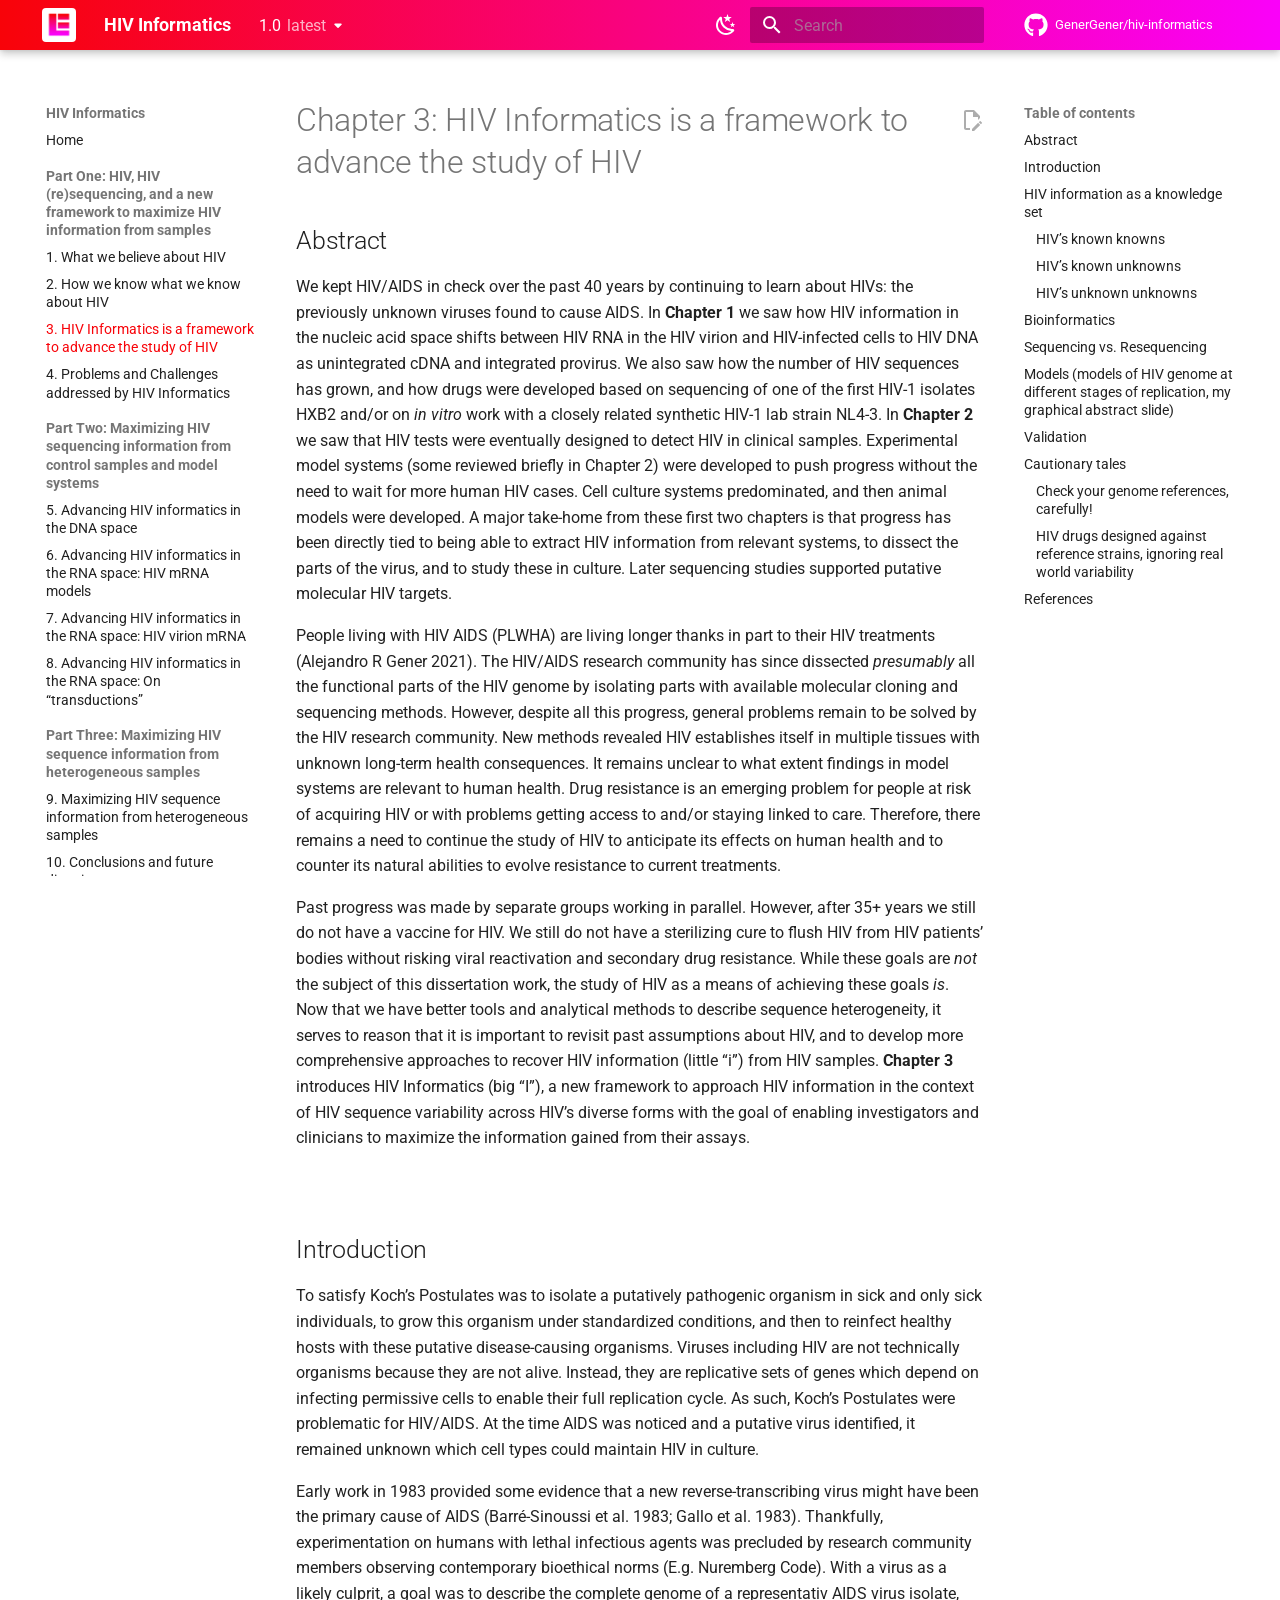
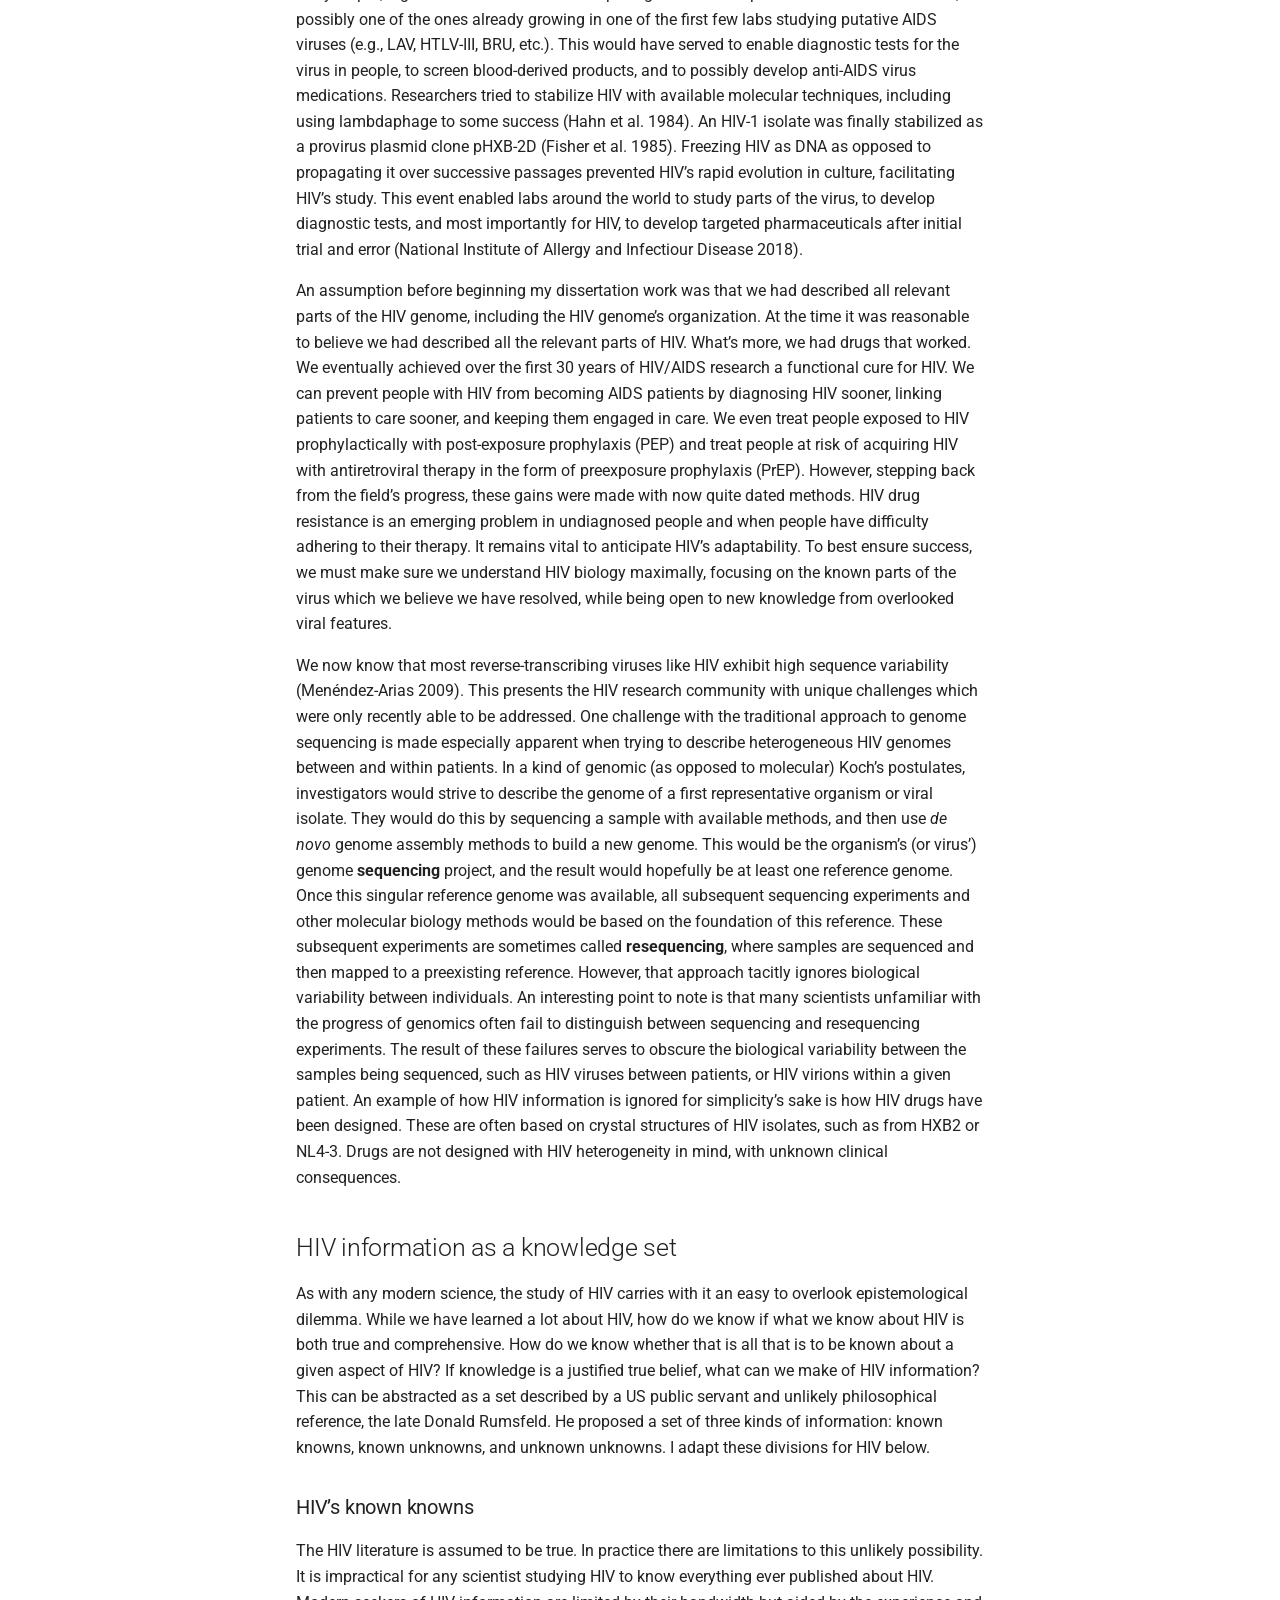
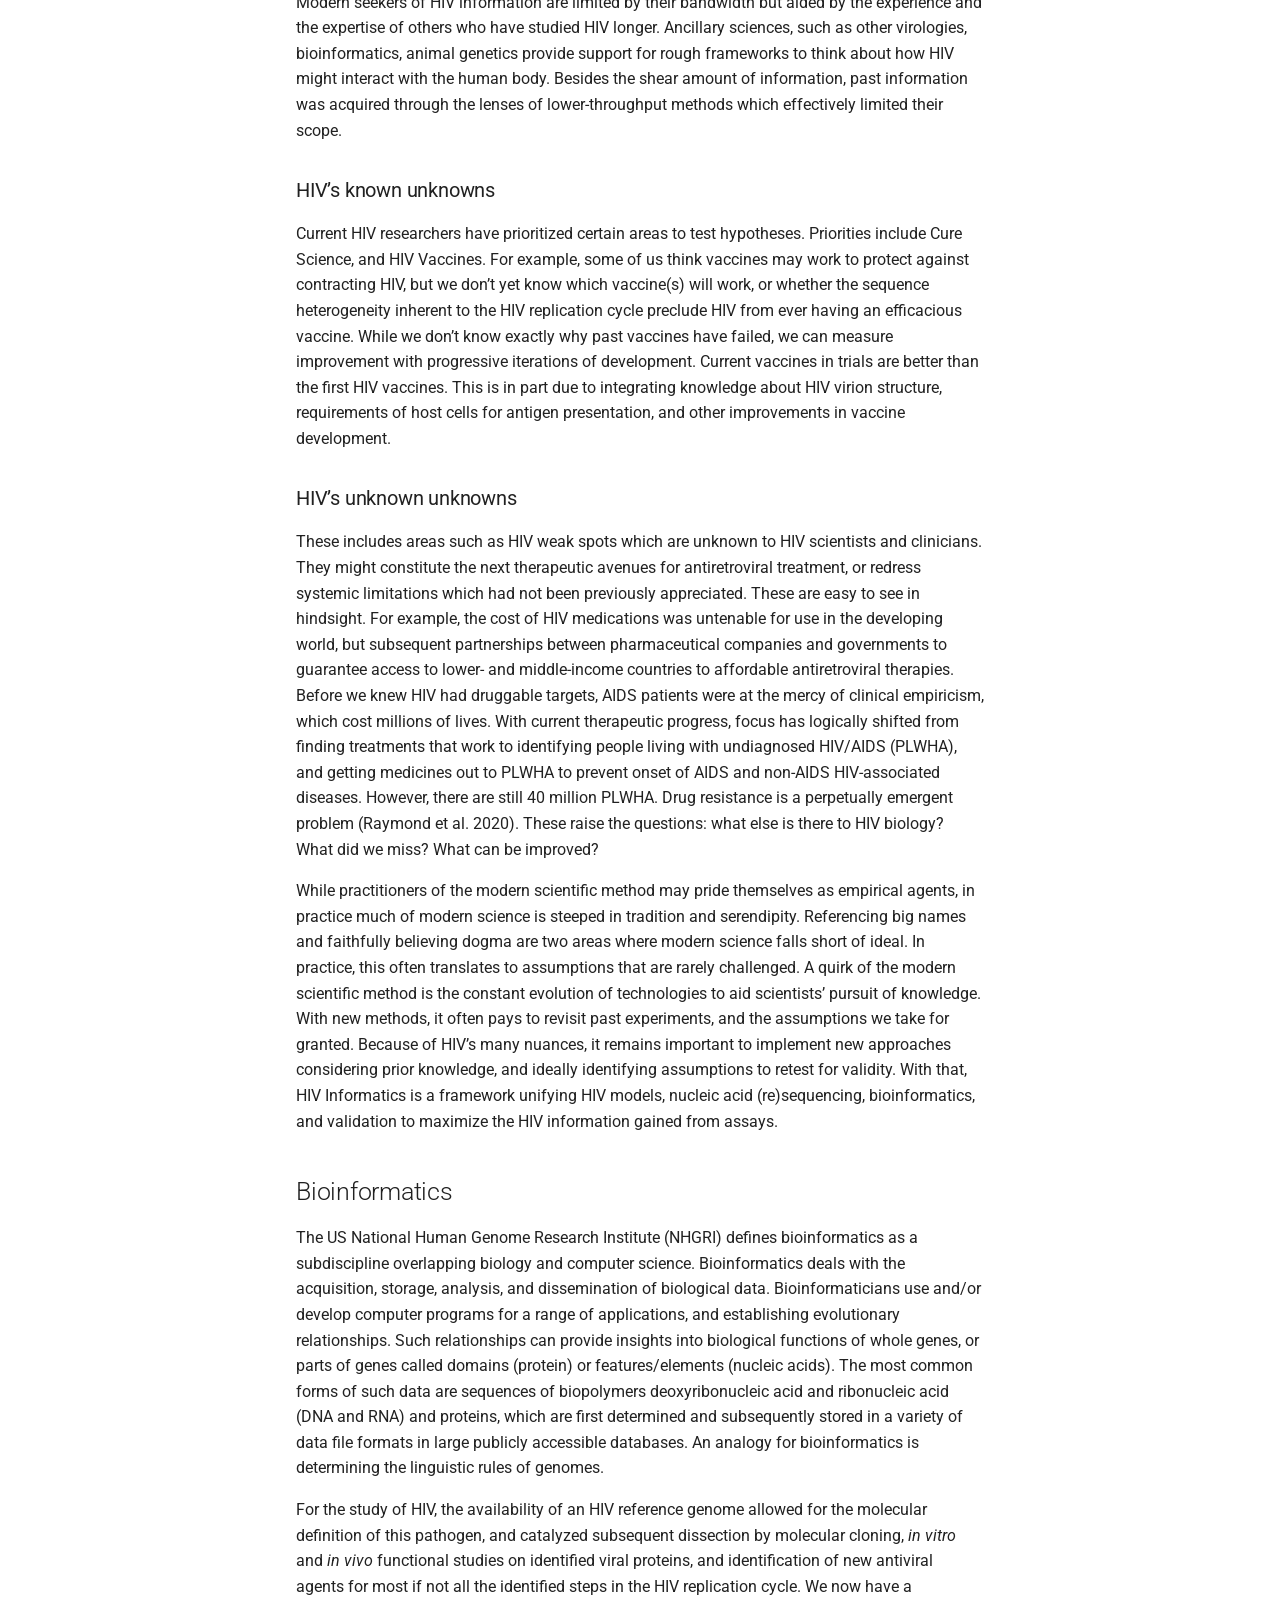
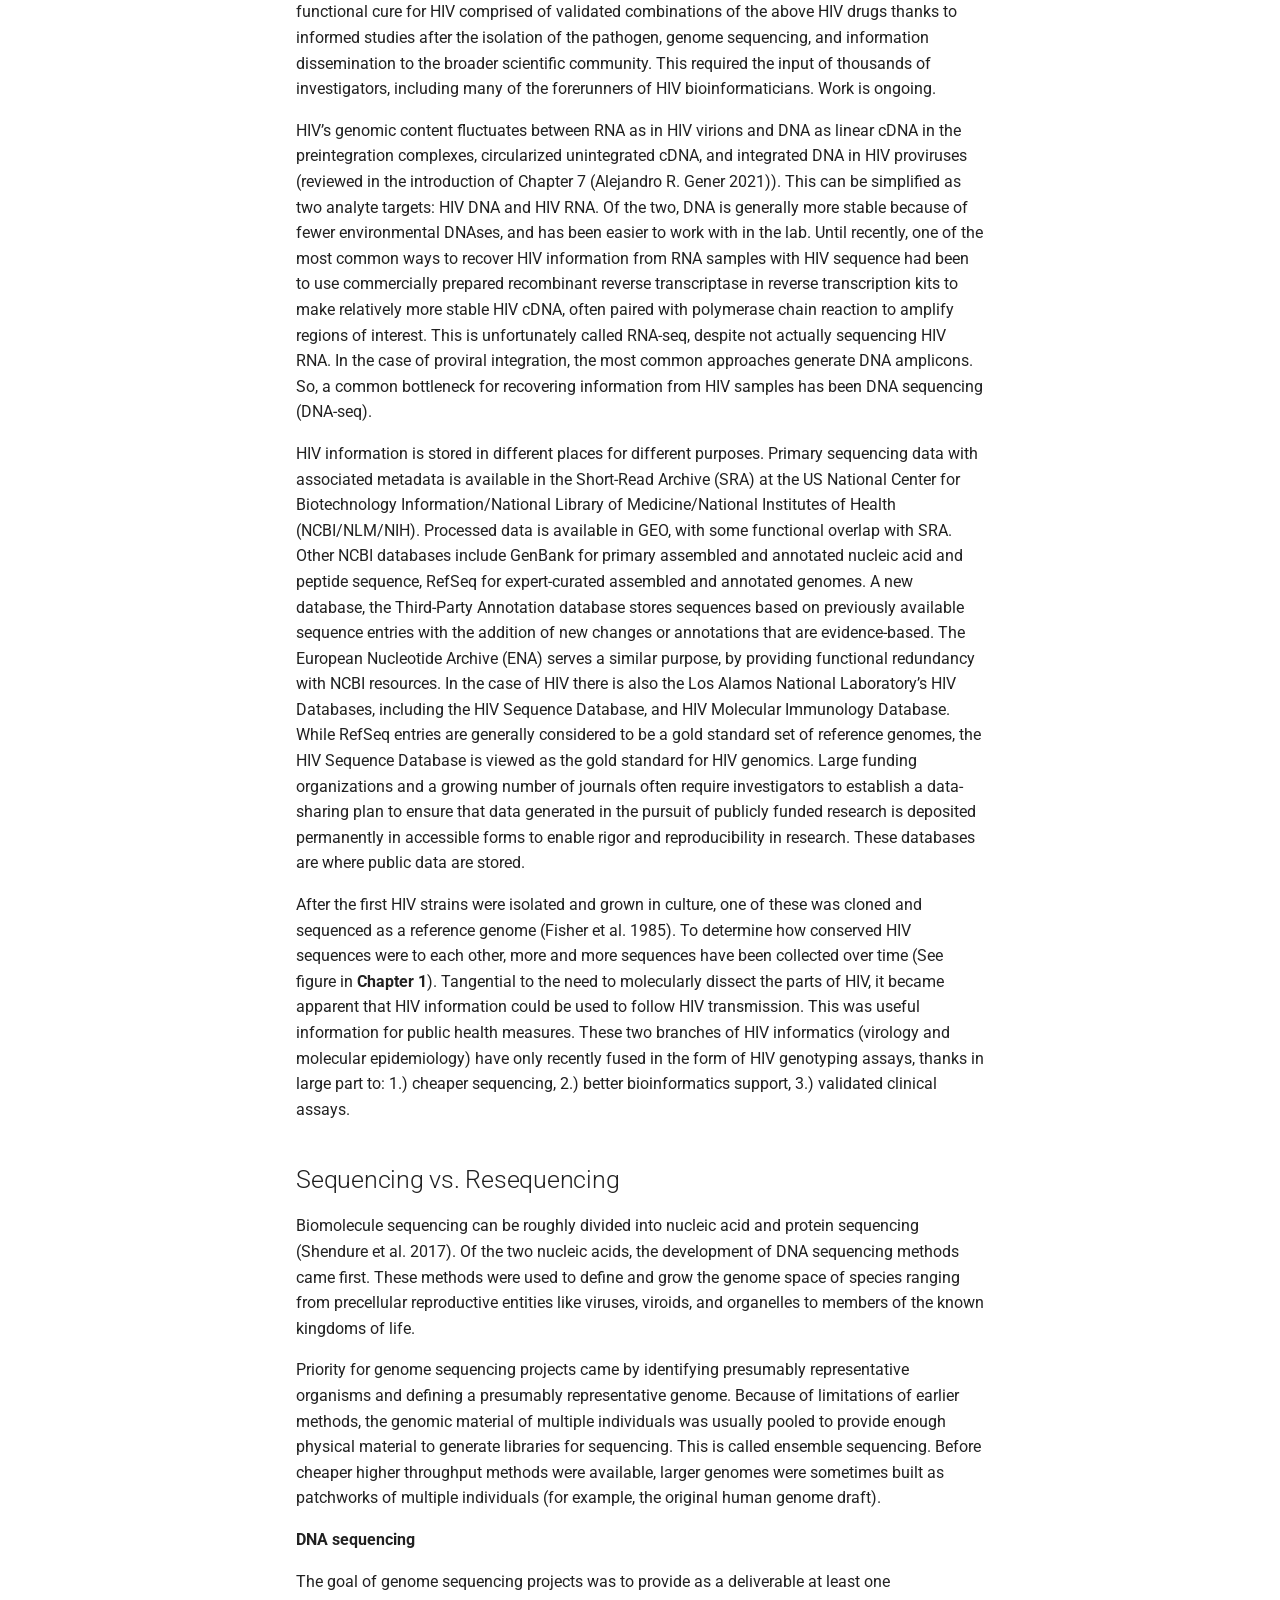
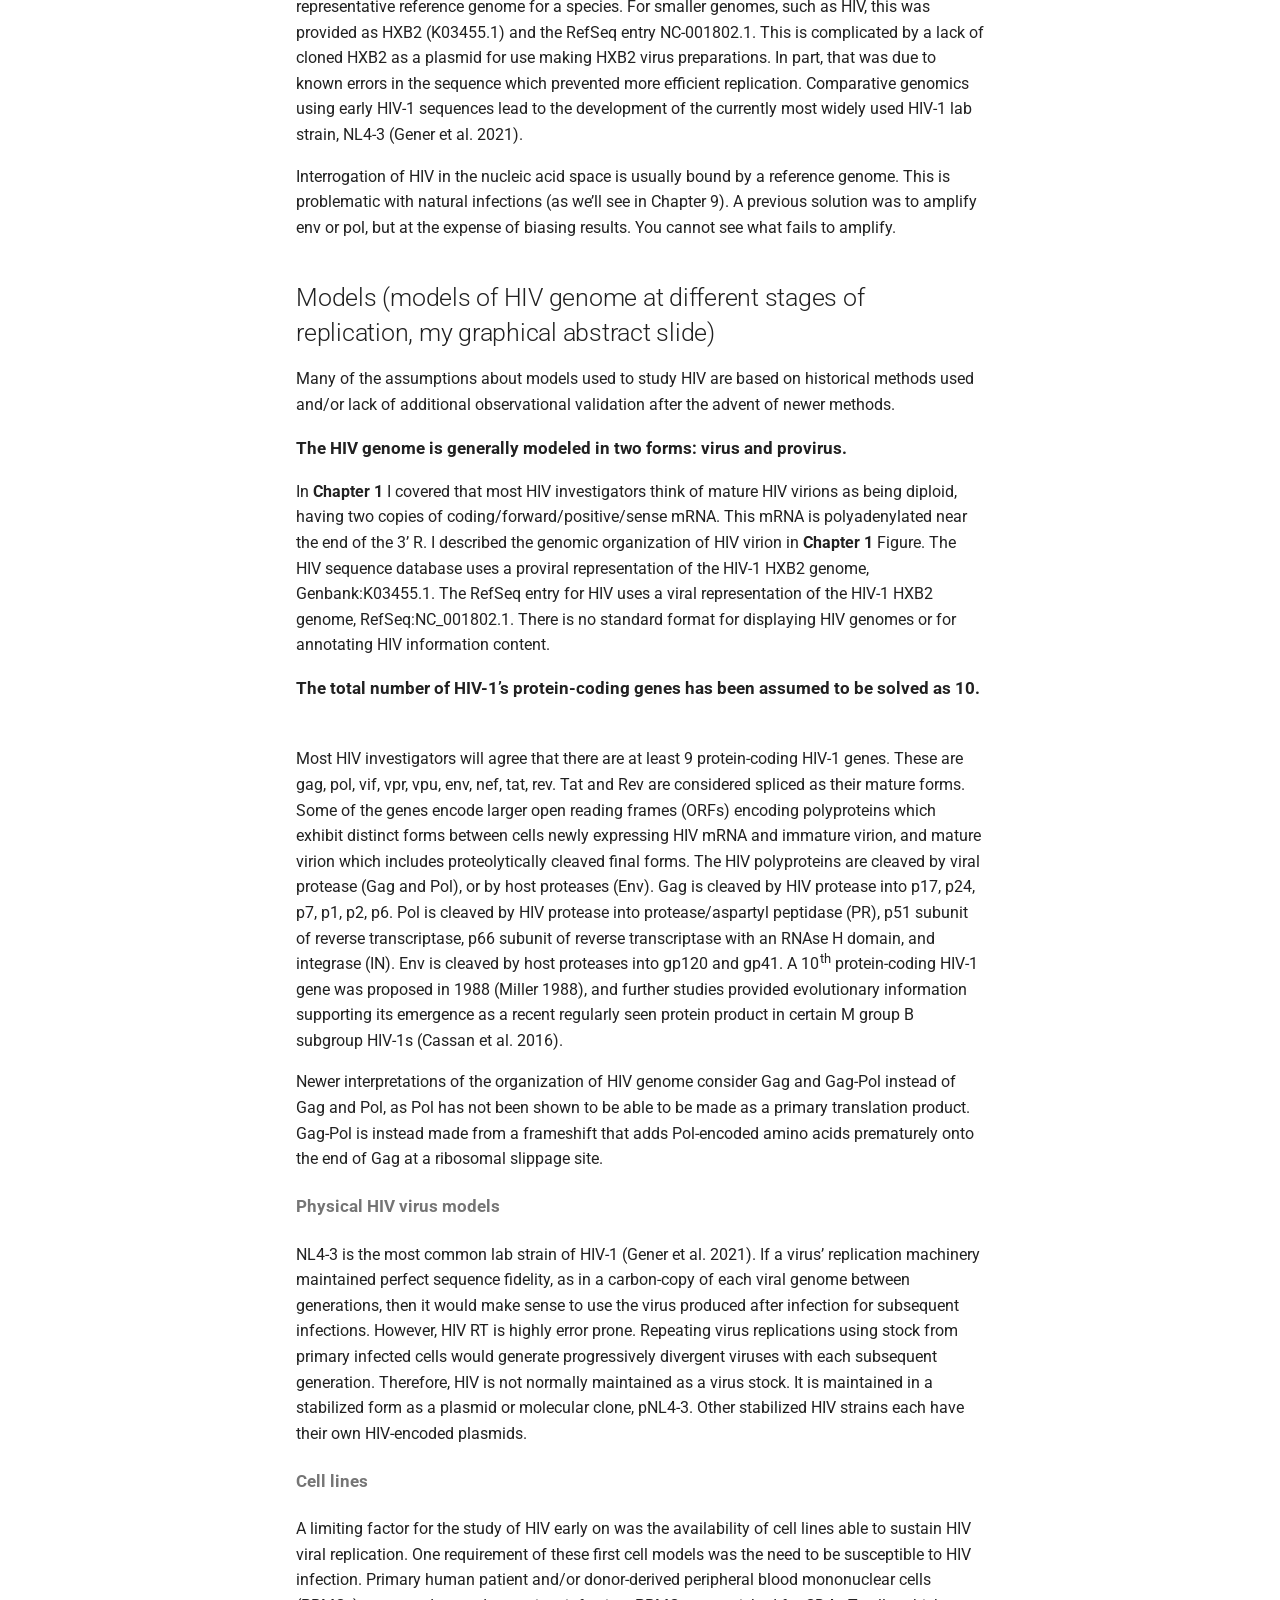
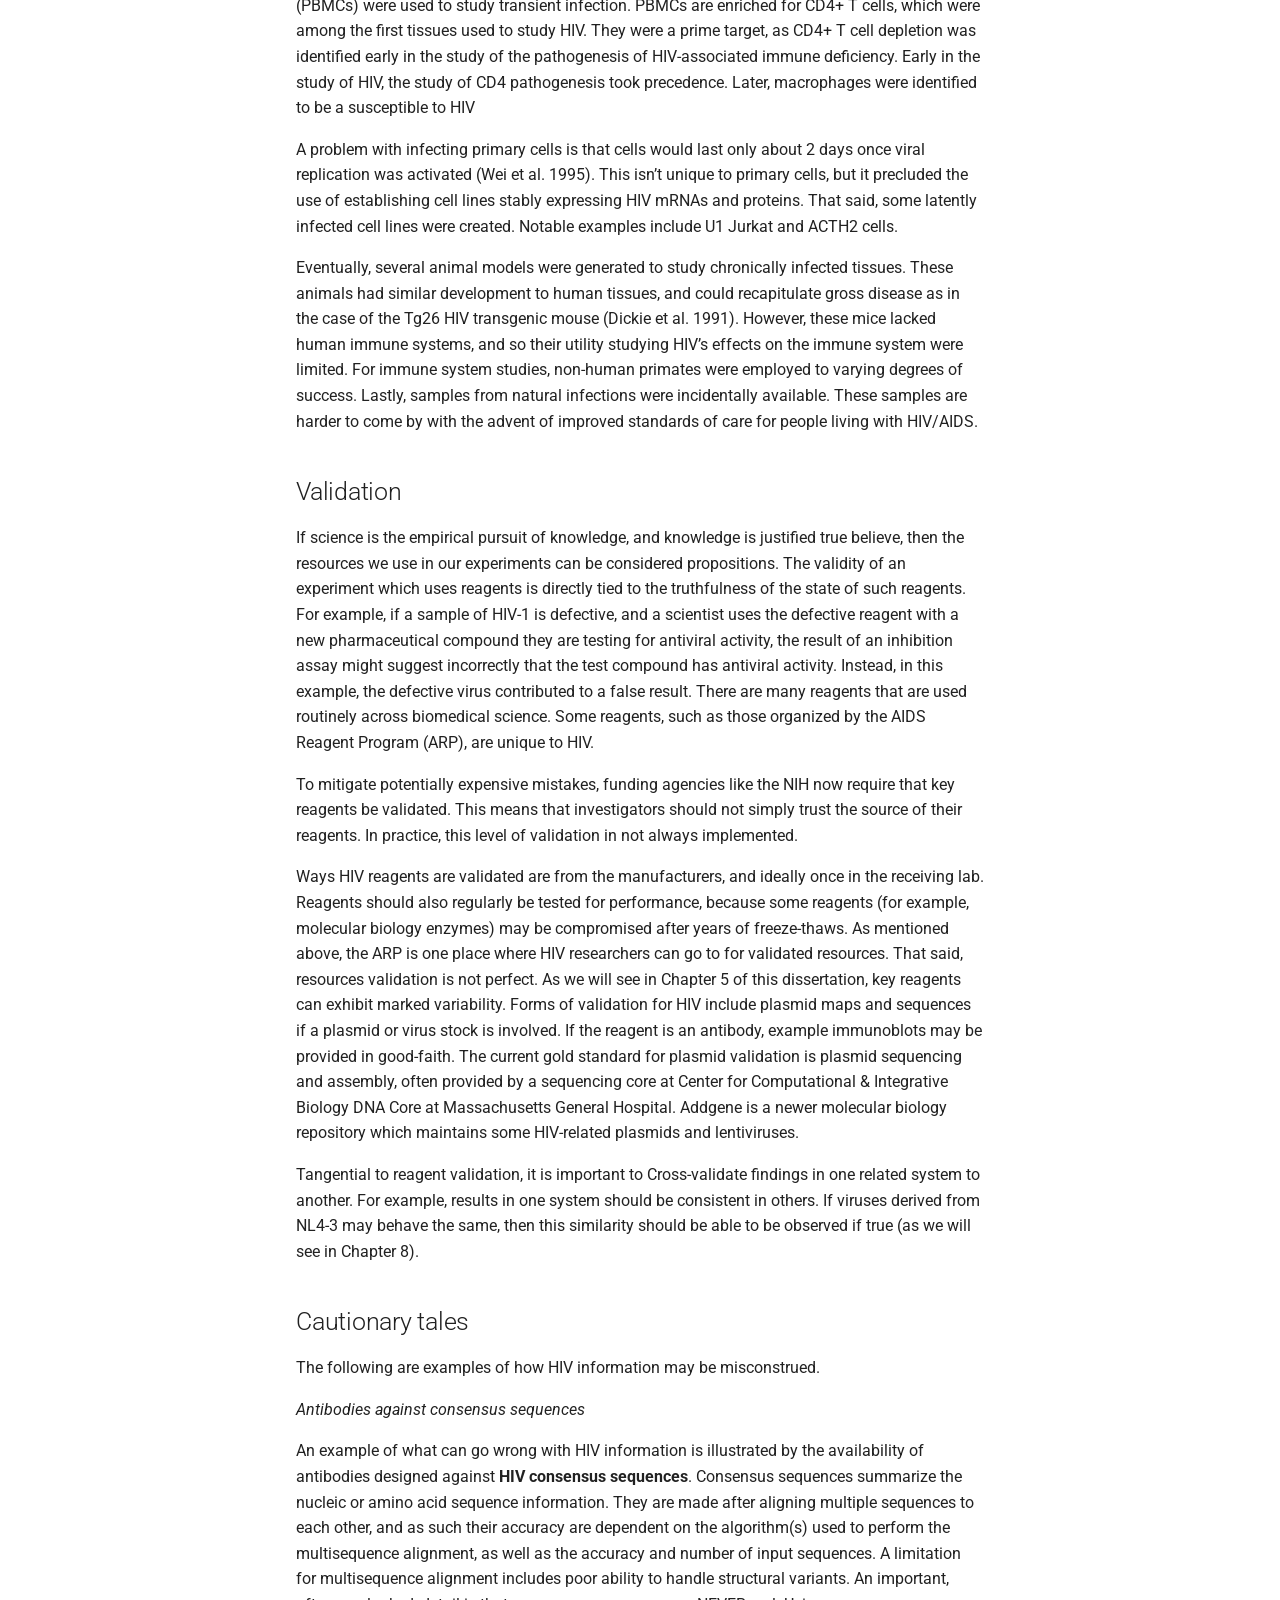
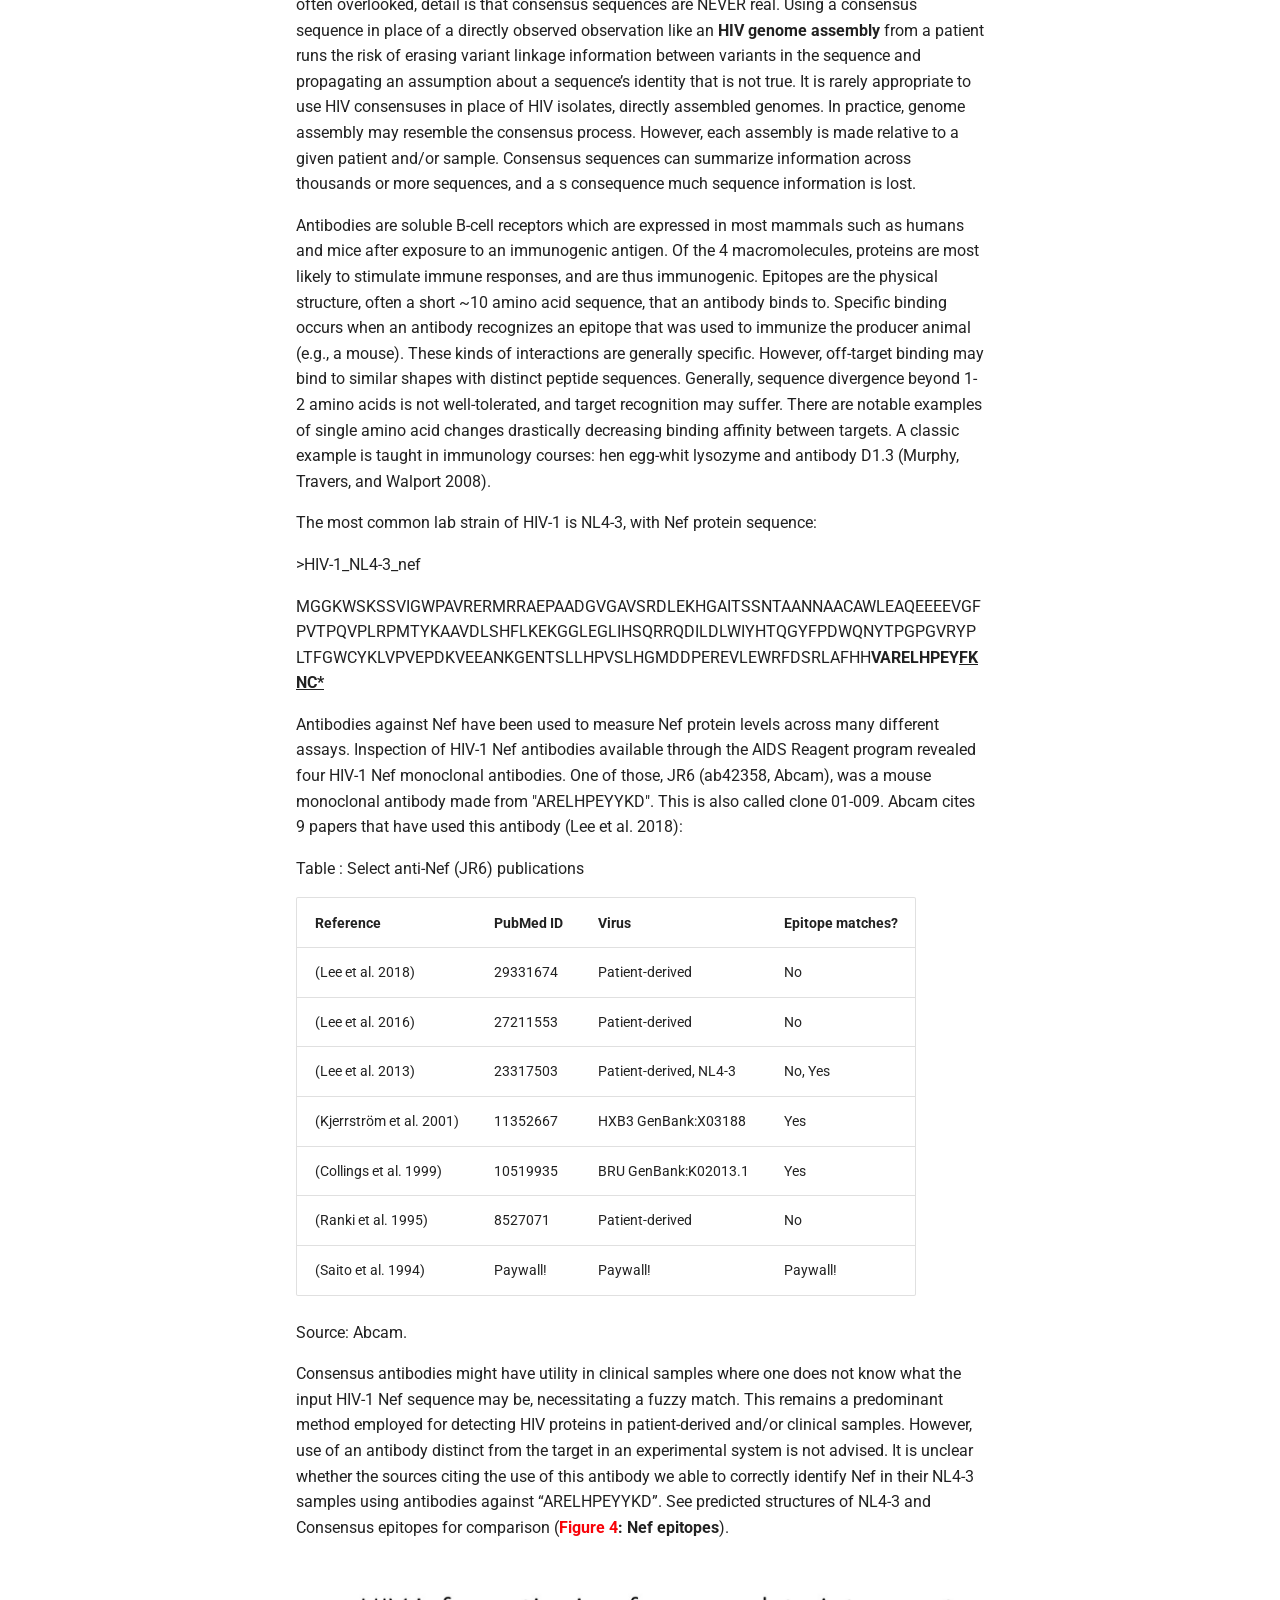
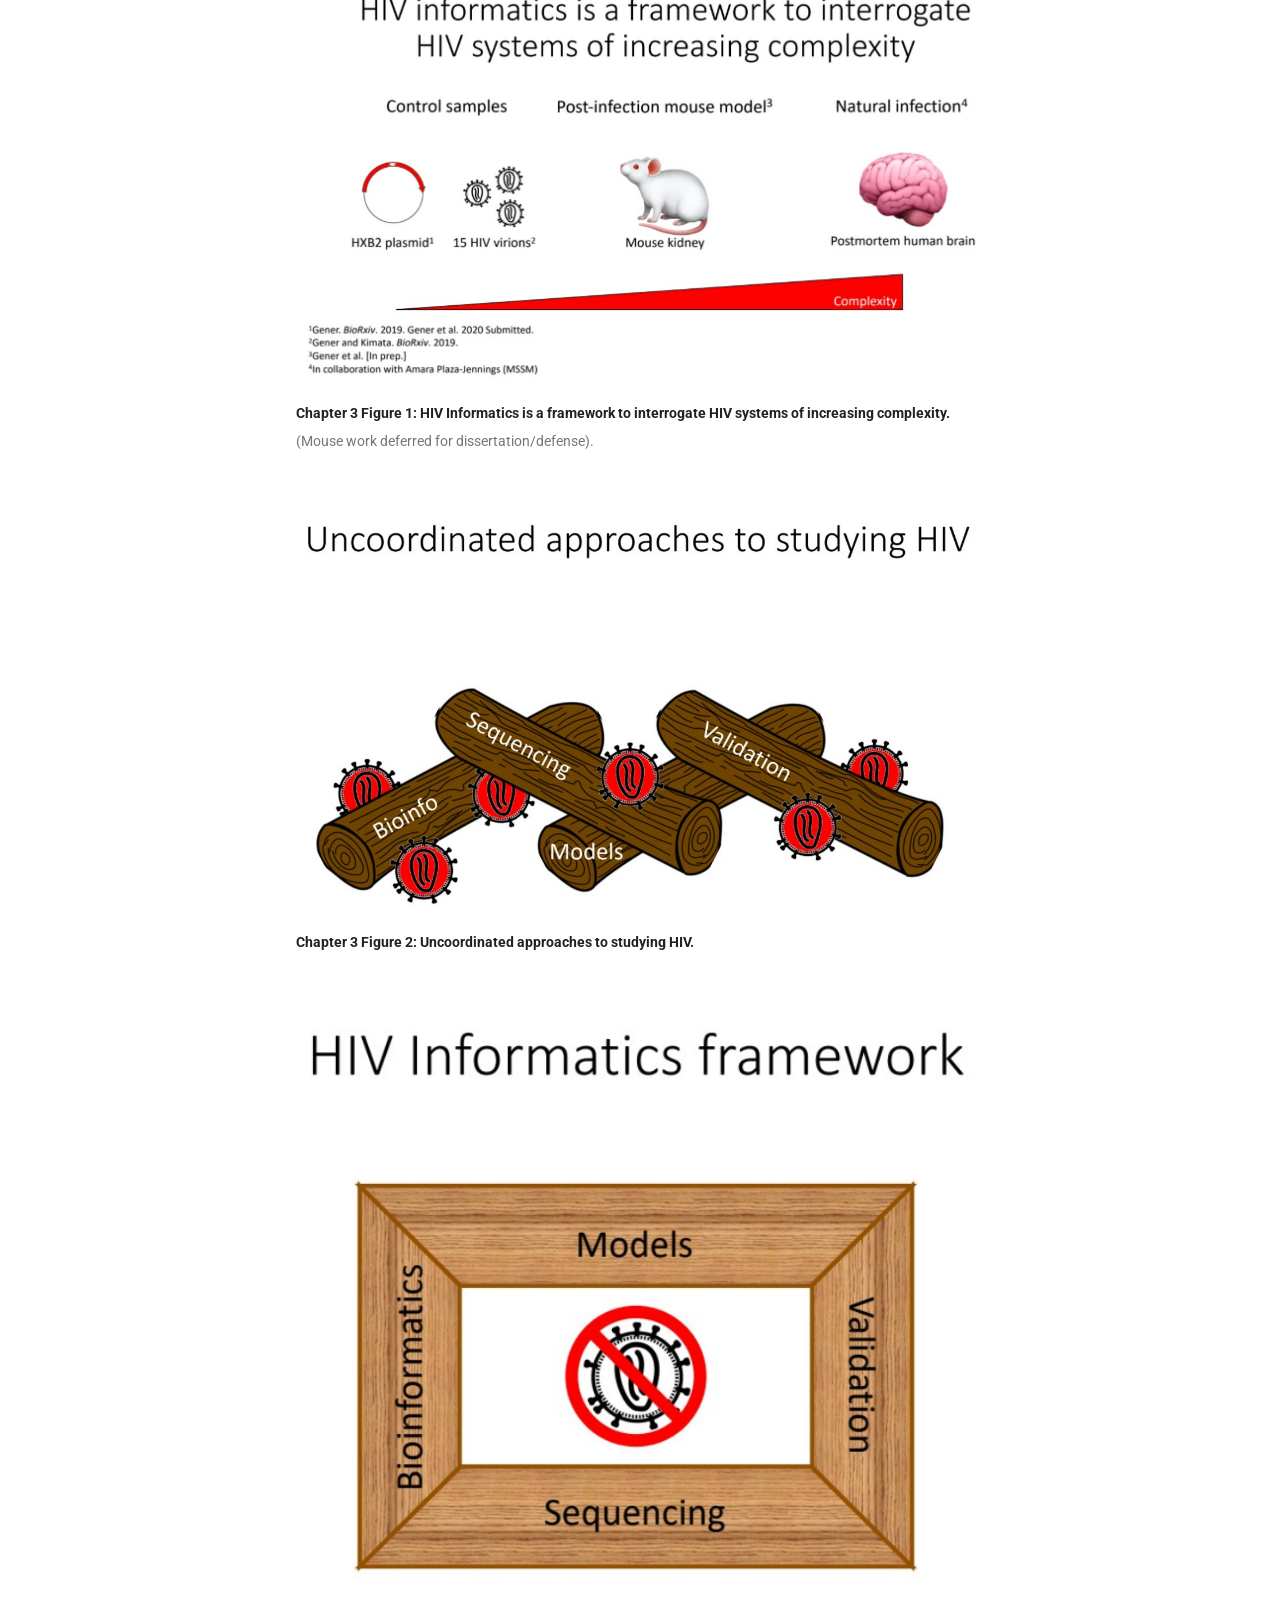
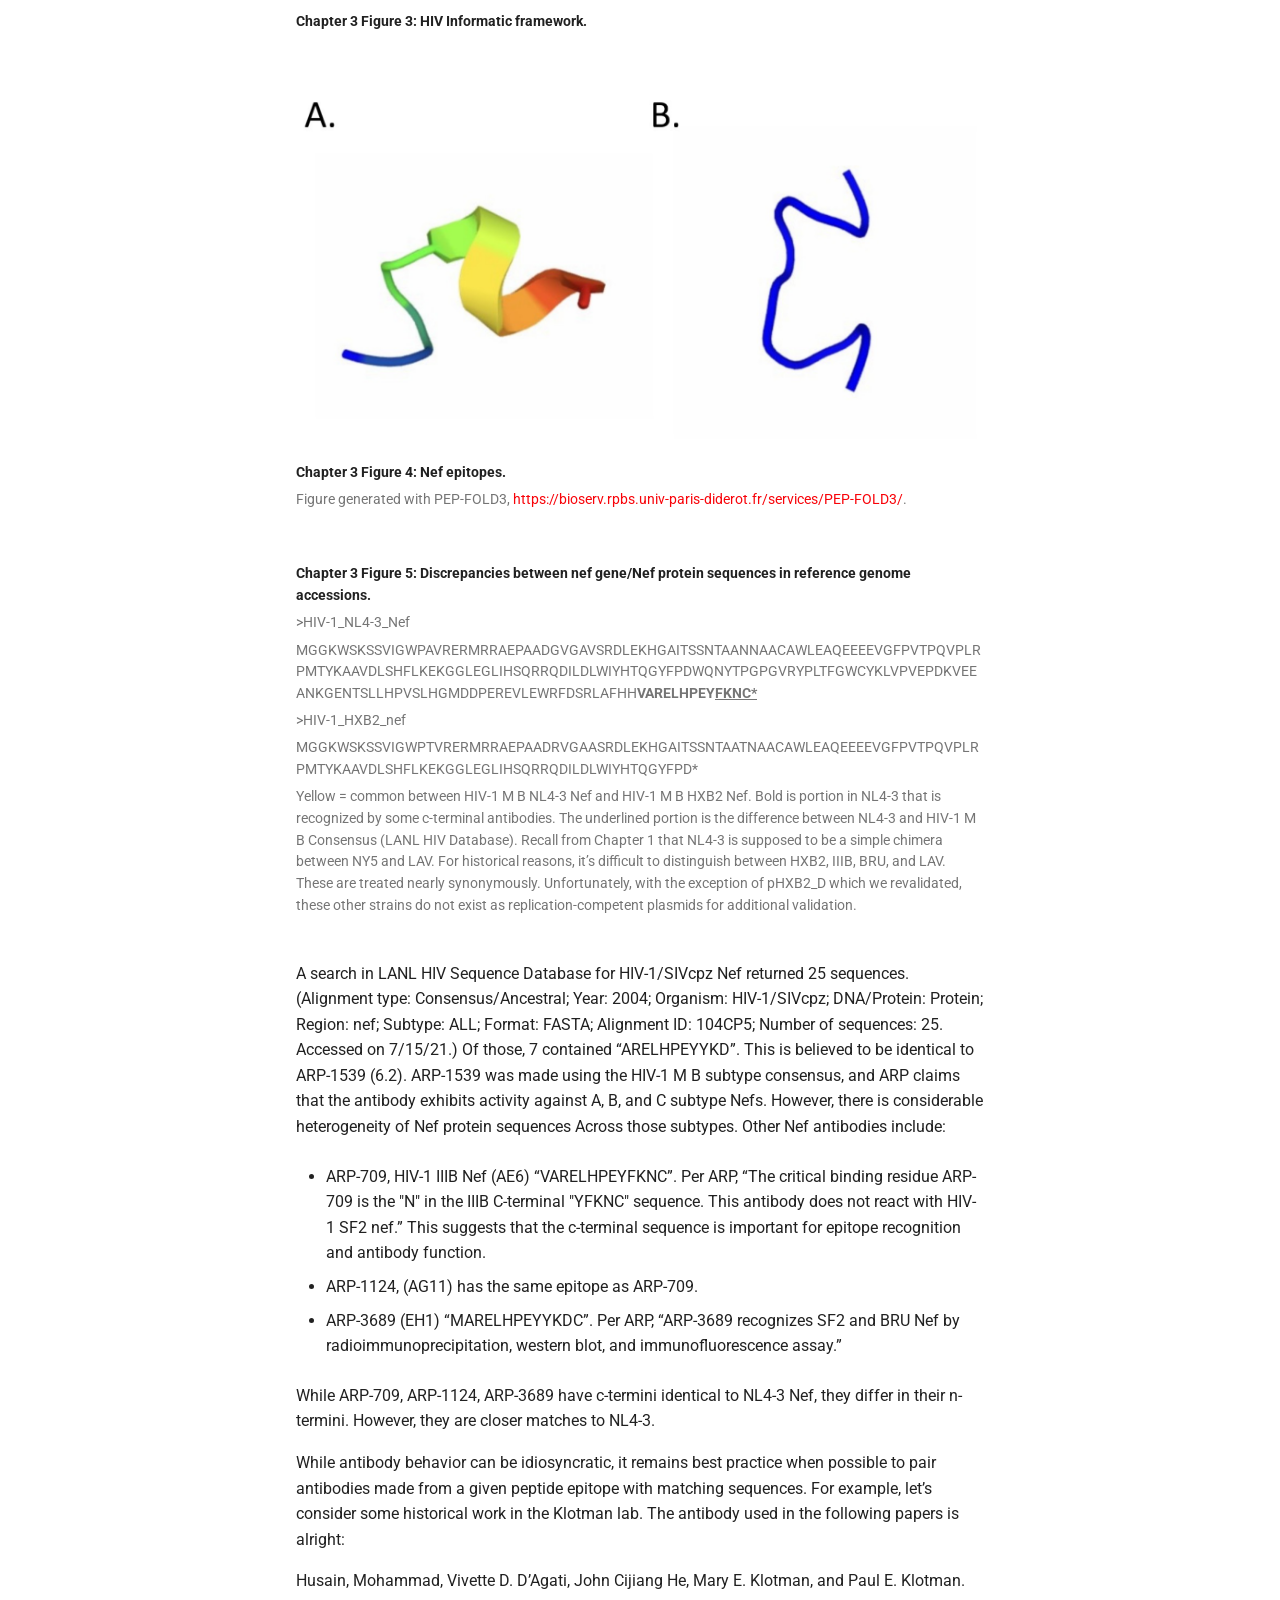
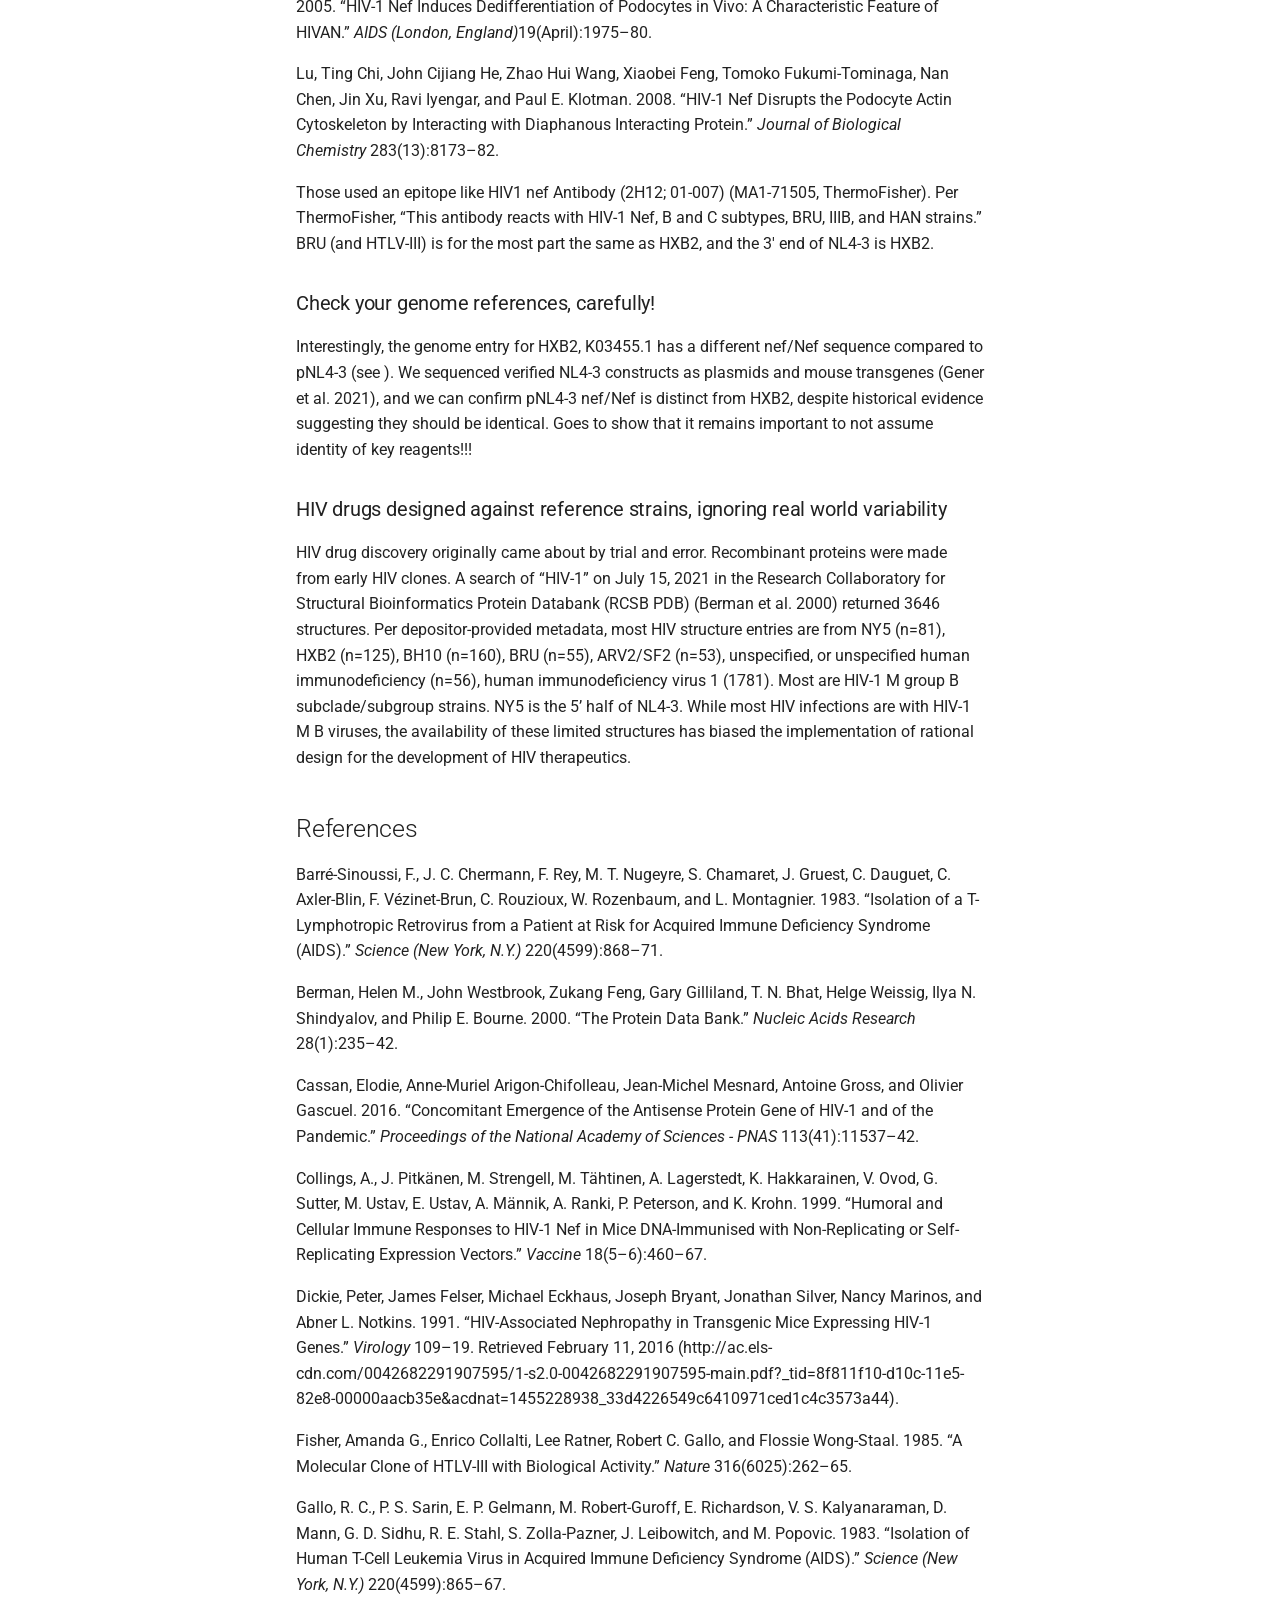
<file: 1.0/03-hiv-informatics-framework/index.html>
<!doctype html>
<html lang="en" class="no-js">
  <head>
    
      <meta charset="utf-8">
      <meta name="viewport" content="width=device-width,initial-scale=1">
      
        <meta name="description" content="HIV Informatics: a framework unifying HIV models, nucleic acid (re)sequencing, bioinformatics, and validation to maximize HIV information from samples.">
      
      
        <meta name="author" content="Alejandro Rafael Gener">
      
      
        <link rel="canonical" href="https://genergener.github.io/hiv-informatics/1.0/03-hiv-informatics-framework/">
      
      
        <link rel="prev" href="../02-how-we-know-what-we-know/">
      
      
        <link rel="next" href="../04-problems-and-challenges/">
      
      
        
      
      
      <link rel="icon" href="../assets/brand/logo-mark.png">
      <meta name="generator" content="mkdocs-1.6.1, mkdocs-material-9.7.7">
    
    
      
        <title>3. HIV Informatics is a framework to advance the study of HIV - HIV Informatics</title>
      
    
    
      <link rel="stylesheet" href="../assets/stylesheets/main.ec1eaa64.min.css">
      
        
        <link rel="stylesheet" href="../assets/stylesheets/palette.ab4e12ef.min.css">
      
      


    
    
      
    
    
      
        
        
        <link rel="preconnect" href="https://fonts.gstatic.com" crossorigin>
        <link rel="stylesheet" href="https://fonts.googleapis.com/css?family=Roboto:300,300i,400,400i,700,700i%7CRoboto+Mono:400,400i,700,700i&display=fallback">
        <style>:root{--md-text-font:"Roboto";--md-code-font:"Roboto Mono"}</style>
      
    
    
      <link rel="stylesheet" href="../stylesheets/extra.css">
    
    <script>__md_scope=new URL("..",location),__md_hash=e=>[...e].reduce(((e,_)=>(e<<5)-e+_.charCodeAt(0)),0),__md_get=(e,_=localStorage,t=__md_scope)=>JSON.parse(_.getItem(t.pathname+"."+e)),__md_set=(e,_,t=localStorage,a=__md_scope)=>{try{t.setItem(a.pathname+"."+e,JSON.stringify(_))}catch(e){}}</script>
    
      

    
    
  </head>
  
  
    
    
      
    
    
    
    
    <body dir="ltr" data-md-color-scheme="default" data-md-color-primary="custom" data-md-color-accent="custom">
  
    
    <input class="md-toggle" data-md-toggle="drawer" type="checkbox" id="__drawer" autocomplete="off">
    <input class="md-toggle" data-md-toggle="search" type="checkbox" id="__search" autocomplete="off">
    <label class="md-overlay" for="__drawer"></label>
    <div data-md-component="skip">
      
        
        <a href="#chapter-3-hiv-informatics-is-a-framework-to-advance-the-study-of-hiv" class="md-skip">
          Skip to content
        </a>
      
    </div>
    <div data-md-component="announce">
      
    </div>
    
      <div data-md-color-scheme="default" data-md-component="outdated" hidden>
        
      </div>
    
    
      

  

<header class="md-header md-header--shadow" data-md-component="header">
  <nav class="md-header__inner md-grid" aria-label="Header">
    <a href=".." title="HIV Informatics" class="md-header__button md-logo" aria-label="HIV Informatics" data-md-component="logo">
      
  <img src="../assets/brand/logo-mark.png" alt="logo">

    </a>
    <label class="md-header__button md-icon" for="__drawer">
      
      <svg xmlns="http://www.w3.org/2000/svg" viewBox="0 0 24 24"><path d="M3 6h18v2H3zm0 5h18v2H3zm0 5h18v2H3z"/></svg>
    </label>
    <div class="md-header__title" data-md-component="header-title">
      <div class="md-header__ellipsis">
        <div class="md-header__topic">
          <span class="md-ellipsis">
            HIV Informatics
          </span>
        </div>
        <div class="md-header__topic" data-md-component="header-topic">
          <span class="md-ellipsis">
            
              3. HIV Informatics is a framework to advance the study of HIV
            
          </span>
        </div>
      </div>
    </div>
    
      
        <form class="md-header__option" data-md-component="palette">
  
    
    
    
    <input class="md-option" data-md-color-media="(prefers-color-scheme: light)" data-md-color-scheme="default" data-md-color-primary="custom" data-md-color-accent="custom"  aria-label="Switch to dark mode"  type="radio" name="__palette" id="__palette_0">
    
      <label class="md-header__button md-icon" title="Switch to dark mode" for="__palette_1" hidden>
        <svg xmlns="http://www.w3.org/2000/svg" viewBox="0 0 24 24"><path d="m17.75 4.09-2.53 1.94.91 3.06-2.63-1.81-2.63 1.81.91-3.06-2.53-1.94L12.44 4l1.06-3 1.06 3zm3.5 6.91-1.64 1.25.59 1.98-1.7-1.17-1.7 1.17.59-1.98L15.75 11l2.06-.05L18.5 9l.69 1.95zm-2.28 4.95c.83-.08 1.72 1.1 1.19 1.85-.32.45-.66.87-1.08 1.27C15.17 23 8.84 23 4.94 19.07c-3.91-3.9-3.91-10.24 0-14.14.4-.4.82-.76 1.27-1.08.75-.53 1.93.36 1.85 1.19-.27 2.86.69 5.83 2.89 8.02a9.96 9.96 0 0 0 8.02 2.89m-1.64 2.02a12.08 12.08 0 0 1-7.8-3.47c-2.17-2.19-3.33-5-3.49-7.82-2.81 3.14-2.7 7.96.31 10.98 3.02 3.01 7.84 3.12 10.98.31"/></svg>
      </label>
    
  
    
    
    
    <input class="md-option" data-md-color-media="(prefers-color-scheme: dark)" data-md-color-scheme="slate" data-md-color-primary="custom" data-md-color-accent="custom"  aria-label="Switch to light mode"  type="radio" name="__palette" id="__palette_1">
    
      <label class="md-header__button md-icon" title="Switch to light mode" for="__palette_0" hidden>
        <svg xmlns="http://www.w3.org/2000/svg" viewBox="0 0 24 24"><path d="M12 7a5 5 0 0 1 5 5 5 5 0 0 1-5 5 5 5 0 0 1-5-5 5 5 0 0 1 5-5m0 2a3 3 0 0 0-3 3 3 3 0 0 0 3 3 3 3 0 0 0 3-3 3 3 0 0 0-3-3m0-7 2.39 3.42C13.65 5.15 12.84 5 12 5s-1.65.15-2.39.42zM3.34 7l4.16-.35A7.2 7.2 0 0 0 5.94 8.5c-.44.74-.69 1.5-.83 2.29zm.02 10 1.76-3.77a7.131 7.131 0 0 0 2.38 4.14zM20.65 7l-1.77 3.79a7.02 7.02 0 0 0-2.38-4.15zm-.01 10-4.14.36c.59-.51 1.12-1.14 1.54-1.86.42-.73.69-1.5.83-2.29zM12 22l-2.41-3.44c.74.27 1.55.44 2.41.44.82 0 1.63-.17 2.37-.44z"/></svg>
      </label>
    
  
</form>
      
    
    
      <script>var palette=__md_get("__palette");if(palette&&palette.color){if("(prefers-color-scheme)"===palette.color.media){var media=matchMedia("(prefers-color-scheme: light)"),input=document.querySelector(media.matches?"[data-md-color-media='(prefers-color-scheme: light)']":"[data-md-color-media='(prefers-color-scheme: dark)']");palette.color.media=input.getAttribute("data-md-color-media"),palette.color.scheme=input.getAttribute("data-md-color-scheme"),palette.color.primary=input.getAttribute("data-md-color-primary"),palette.color.accent=input.getAttribute("data-md-color-accent")}for(var[key,value]of Object.entries(palette.color))document.body.setAttribute("data-md-color-"+key,value)}</script>
    
    
    
      
      
        <label class="md-header__button md-icon" for="__search">
          
          <svg xmlns="http://www.w3.org/2000/svg" viewBox="0 0 24 24"><path d="M9.5 3A6.5 6.5 0 0 1 16 9.5c0 1.61-.59 3.09-1.56 4.23l.27.27h.79l5 5-1.5 1.5-5-5v-.79l-.27-.27A6.52 6.52 0 0 1 9.5 16 6.5 6.5 0 0 1 3 9.5 6.5 6.5 0 0 1 9.5 3m0 2C7 5 5 7 5 9.5S7 14 9.5 14 14 12 14 9.5 12 5 9.5 5"/></svg>
        </label>
        <div class="md-search" data-md-component="search" role="dialog">
  <label class="md-search__overlay" for="__search"></label>
  <div class="md-search__inner" role="search">
    <form class="md-search__form" name="search">
      <input type="text" class="md-search__input" name="query" aria-label="Search" placeholder="Search" autocapitalize="off" autocorrect="off" autocomplete="off" spellcheck="false" data-md-component="search-query" required>
      <label class="md-search__icon md-icon" for="__search">
        
        <svg xmlns="http://www.w3.org/2000/svg" viewBox="0 0 24 24"><path d="M9.5 3A6.5 6.5 0 0 1 16 9.5c0 1.61-.59 3.09-1.56 4.23l.27.27h.79l5 5-1.5 1.5-5-5v-.79l-.27-.27A6.52 6.52 0 0 1 9.5 16 6.5 6.5 0 0 1 3 9.5 6.5 6.5 0 0 1 9.5 3m0 2C7 5 5 7 5 9.5S7 14 9.5 14 14 12 14 9.5 12 5 9.5 5"/></svg>
        
        <svg xmlns="http://www.w3.org/2000/svg" viewBox="0 0 24 24"><path d="M20 11v2H8l5.5 5.5-1.42 1.42L4.16 12l7.92-7.92L13.5 5.5 8 11z"/></svg>
      </label>
      <nav class="md-search__options" aria-label="Search">
        
          <a href="javascript:void(0)" class="md-search__icon md-icon" title="Share" aria-label="Share" data-clipboard data-clipboard-text="" data-md-component="search-share" tabindex="-1">
            
            <svg xmlns="http://www.w3.org/2000/svg" viewBox="0 0 24 24"><path d="M18 16.08c-.76 0-1.44.3-1.96.77L8.91 12.7c.05-.23.09-.46.09-.7s-.04-.47-.09-.7l7.05-4.11c.54.5 1.25.81 2.04.81a3 3 0 0 0 3-3 3 3 0 0 0-3-3 3 3 0 0 0-3 3c0 .24.04.47.09.7L8.04 9.81C7.5 9.31 6.79 9 6 9a3 3 0 0 0-3 3 3 3 0 0 0 3 3c.79 0 1.5-.31 2.04-.81l7.12 4.15c-.05.21-.08.43-.08.66 0 1.61 1.31 2.91 2.92 2.91s2.92-1.3 2.92-2.91A2.92 2.92 0 0 0 18 16.08"/></svg>
          </a>
        
        <button type="reset" class="md-search__icon md-icon" title="Clear" aria-label="Clear" tabindex="-1">
          
          <svg xmlns="http://www.w3.org/2000/svg" viewBox="0 0 24 24"><path d="M19 6.41 17.59 5 12 10.59 6.41 5 5 6.41 10.59 12 5 17.59 6.41 19 12 13.41 17.59 19 19 17.59 13.41 12z"/></svg>
        </button>
      </nav>
      
        <div class="md-search__suggest" data-md-component="search-suggest"></div>
      
    </form>
    <div class="md-search__output">
      <div class="md-search__scrollwrap" tabindex="0" data-md-scrollfix>
        <div class="md-search-result" data-md-component="search-result">
          <div class="md-search-result__meta">
            Initializing search
          </div>
          <ol class="md-search-result__list" role="presentation"></ol>
        </div>
      </div>
    </div>
  </div>
</div>
      
    
    
      <div class="md-header__source">
        <a href="https://github.com/GenerGener/hiv-informatics" title="Go to repository" class="md-source" data-md-component="source">
  <div class="md-source__icon md-icon">
    
    <svg xmlns="http://www.w3.org/2000/svg" viewBox="0 0 512 512"><!--! Font Awesome Free 7.1.0 by @fontawesome - https://fontawesome.com License - https://fontawesome.com/license/free (Icons: CC BY 4.0, Fonts: SIL OFL 1.1, Code: MIT License) Copyright 2025 Fonticons, Inc.--><path d="M173.9 397.4c0 2-2.3 3.6-5.2 3.6-3.3.3-5.6-1.3-5.6-3.6 0-2 2.3-3.6 5.2-3.6 3-.3 5.6 1.3 5.6 3.6m-31.1-4.5c-.7 2 1.3 4.3 4.3 4.9 2.6 1 5.6 0 6.2-2s-1.3-4.3-4.3-5.2c-2.6-.7-5.5.3-6.2 2.3m44.2-1.7c-2.9.7-4.9 2.6-4.6 4.9.3 2 2.9 3.3 5.9 2.6 2.9-.7 4.9-2.6 4.6-4.6-.3-1.9-3-3.2-5.9-2.9M252.8 8C114.1 8 8 113.3 8 252c0 110.9 69.8 205.8 169.5 239.2 12.8 2.3 17.3-5.6 17.3-12.1 0-6.2-.3-40.4-.3-61.4 0 0-70 15-84.7-29.8 0 0-11.4-29.1-27.8-36.6 0 0-22.9-15.7 1.6-15.4 0 0 24.9 2 38.6 25.8 21.9 38.6 58.6 27.5 72.9 20.9 2.3-16 8.8-27.1 16-33.7-55.9-6.2-112.3-14.3-112.3-110.5 0-27.5 7.6-41.3 23.6-58.9-2.6-6.5-11.1-33.3 2.6-67.9 20.9-6.5 69 27 69 27 20-5.6 41.5-8.5 62.8-8.5s42.8 2.9 62.8 8.5c0 0 48.1-33.6 69-27 13.7 34.7 5.2 61.4 2.6 67.9 16 17.7 25.8 31.5 25.8 58.9 0 96.5-58.9 104.2-114.8 110.5 9.2 7.9 17 22.9 17 46.4 0 33.7-.3 75.4-.3 83.6 0 6.5 4.6 14.4 17.3 12.1C436.2 457.8 504 362.9 504 252 504 113.3 391.5 8 252.8 8M105.2 352.9c-1.3 1-1 3.3.7 5.2 1.6 1.6 3.9 2.3 5.2 1 1.3-1 1-3.3-.7-5.2-1.6-1.6-3.9-2.3-5.2-1m-10.8-8.1c-.7 1.3.3 2.9 2.3 3.9 1.6 1 3.6.7 4.3-.7.7-1.3-.3-2.9-2.3-3.9-2-.6-3.6-.3-4.3.7m32.4 35.6c-1.6 1.3-1 4.3 1.3 6.2 2.3 2.3 5.2 2.6 6.5 1 1.3-1.3.7-4.3-1.3-6.2-2.2-2.3-5.2-2.6-6.5-1m-11.4-14.7c-1.6 1-1.6 3.6 0 5.9s4.3 3.3 5.6 2.3c1.6-1.3 1.6-3.9 0-6.2-1.4-2.3-4-3.3-5.6-2"/></svg>
  </div>
  <div class="md-source__repository">
    GenerGener/hiv-informatics
  </div>
</a>
      </div>
    
  </nav>
  
</header>
    
    <div class="md-container" data-md-component="container">
      
      
        
          
        
      
      <main class="md-main" data-md-component="main">
        <div class="md-main__inner md-grid">
          
            
              
              <div class="md-sidebar md-sidebar--primary" data-md-component="sidebar" data-md-type="navigation" >
                <div class="md-sidebar__scrollwrap">
                  <div class="md-sidebar__inner">
                    



<nav class="md-nav md-nav--primary" aria-label="Navigation" data-md-level="0">
  <label class="md-nav__title" for="__drawer">
    <a href=".." title="HIV Informatics" class="md-nav__button md-logo" aria-label="HIV Informatics" data-md-component="logo">
      
  <img src="../assets/brand/logo-mark.png" alt="logo">

    </a>
    HIV Informatics
  </label>
  
    <div class="md-nav__source">
      <a href="https://github.com/GenerGener/hiv-informatics" title="Go to repository" class="md-source" data-md-component="source">
  <div class="md-source__icon md-icon">
    
    <svg xmlns="http://www.w3.org/2000/svg" viewBox="0 0 512 512"><!--! Font Awesome Free 7.1.0 by @fontawesome - https://fontawesome.com License - https://fontawesome.com/license/free (Icons: CC BY 4.0, Fonts: SIL OFL 1.1, Code: MIT License) Copyright 2025 Fonticons, Inc.--><path d="M173.9 397.4c0 2-2.3 3.6-5.2 3.6-3.3.3-5.6-1.3-5.6-3.6 0-2 2.3-3.6 5.2-3.6 3-.3 5.6 1.3 5.6 3.6m-31.1-4.5c-.7 2 1.3 4.3 4.3 4.9 2.6 1 5.6 0 6.2-2s-1.3-4.3-4.3-5.2c-2.6-.7-5.5.3-6.2 2.3m44.2-1.7c-2.9.7-4.9 2.6-4.6 4.9.3 2 2.9 3.3 5.9 2.6 2.9-.7 4.9-2.6 4.6-4.6-.3-1.9-3-3.2-5.9-2.9M252.8 8C114.1 8 8 113.3 8 252c0 110.9 69.8 205.8 169.5 239.2 12.8 2.3 17.3-5.6 17.3-12.1 0-6.2-.3-40.4-.3-61.4 0 0-70 15-84.7-29.8 0 0-11.4-29.1-27.8-36.6 0 0-22.9-15.7 1.6-15.4 0 0 24.9 2 38.6 25.8 21.9 38.6 58.6 27.5 72.9 20.9 2.3-16 8.8-27.1 16-33.7-55.9-6.2-112.3-14.3-112.3-110.5 0-27.5 7.6-41.3 23.6-58.9-2.6-6.5-11.1-33.3 2.6-67.9 20.9-6.5 69 27 69 27 20-5.6 41.5-8.5 62.8-8.5s42.8 2.9 62.8 8.5c0 0 48.1-33.6 69-27 13.7 34.7 5.2 61.4 2.6 67.9 16 17.7 25.8 31.5 25.8 58.9 0 96.5-58.9 104.2-114.8 110.5 9.2 7.9 17 22.9 17 46.4 0 33.7-.3 75.4-.3 83.6 0 6.5 4.6 14.4 17.3 12.1C436.2 457.8 504 362.9 504 252 504 113.3 391.5 8 252.8 8M105.2 352.9c-1.3 1-1 3.3.7 5.2 1.6 1.6 3.9 2.3 5.2 1 1.3-1 1-3.3-.7-5.2-1.6-1.6-3.9-2.3-5.2-1m-10.8-8.1c-.7 1.3.3 2.9 2.3 3.9 1.6 1 3.6.7 4.3-.7.7-1.3-.3-2.9-2.3-3.9-2-.6-3.6-.3-4.3.7m32.4 35.6c-1.6 1.3-1 4.3 1.3 6.2 2.3 2.3 5.2 2.6 6.5 1 1.3-1.3.7-4.3-1.3-6.2-2.2-2.3-5.2-2.6-6.5-1m-11.4-14.7c-1.6 1-1.6 3.6 0 5.9s4.3 3.3 5.6 2.3c1.6-1.3 1.6-3.9 0-6.2-1.4-2.3-4-3.3-5.6-2"/></svg>
  </div>
  <div class="md-source__repository">
    GenerGener/hiv-informatics
  </div>
</a>
    </div>
  
  <ul class="md-nav__list" data-md-scrollfix>
    
      
      
  
  
  
  
    <li class="md-nav__item">
      <a href=".." class="md-nav__link">
        
  
  
  <span class="md-ellipsis">
    
  
    Home
  

    
  </span>
  
  

      </a>
    </li>
  

    
      
      
  
  
    
  
  
  
    
    
    
    
      
        
        
      
    
    
    <li class="md-nav__item md-nav__item--active md-nav__item--section md-nav__item--nested">
      
        
        
        <input class="md-nav__toggle md-toggle " type="checkbox" id="__nav_2" checked>
        
          
          <label class="md-nav__link" for="__nav_2" id="__nav_2_label" tabindex="">
            
  
  
  <span class="md-ellipsis">
    
  
    Part One: HIV, HIV (re)sequencing, and a new framework to maximize HIV information from samples
  

    
  </span>
  
  

            <span class="md-nav__icon md-icon"></span>
          </label>
        
        <nav class="md-nav" data-md-level="1" aria-labelledby="__nav_2_label" aria-expanded="true">
          <label class="md-nav__title" for="__nav_2">
            <span class="md-nav__icon md-icon"></span>
            
  
    Part One: HIV, HIV (re)sequencing, and a new framework to maximize HIV information from samples
  

          </label>
          <ul class="md-nav__list" data-md-scrollfix>
            
              
                
  
  
  
  
    <li class="md-nav__item">
      <a href="../01-what-we-believe-about-hiv/" class="md-nav__link">
        
  
  
  <span class="md-ellipsis">
    
  
    1. What we believe about HIV
  

    
  </span>
  
  

      </a>
    </li>
  

              
            
              
                
  
  
  
  
    <li class="md-nav__item">
      <a href="../02-how-we-know-what-we-know/" class="md-nav__link">
        
  
  
  <span class="md-ellipsis">
    
  
    2. How we know what we know about HIV
  

    
  </span>
  
  

      </a>
    </li>
  

              
            
              
                
  
  
    
  
  
  
    <li class="md-nav__item md-nav__item--active">
      
      <input class="md-nav__toggle md-toggle" type="checkbox" id="__toc">
      
      
        
      
      
        <label class="md-nav__link md-nav__link--active" for="__toc">
          
  
  
  <span class="md-ellipsis">
    
  
    3. HIV Informatics is a framework to advance the study of HIV
  

    
  </span>
  
  

          <span class="md-nav__icon md-icon"></span>
        </label>
      
      <a href="./" class="md-nav__link md-nav__link--active">
        
  
  
  <span class="md-ellipsis">
    
  
    3. HIV Informatics is a framework to advance the study of HIV
  

    
  </span>
  
  

      </a>
      
        

<nav class="md-nav md-nav--secondary" aria-label="Table of contents">
  
  
  
    
  
  
    <label class="md-nav__title" for="__toc">
      <span class="md-nav__icon md-icon"></span>
      Table of contents
    </label>
    <ul class="md-nav__list" data-md-component="toc" data-md-scrollfix>
      
        <li class="md-nav__item">
  <a href="#abstract" class="md-nav__link">
    <span class="md-ellipsis">
      
        Abstract
      
    </span>
  </a>
  
</li>
      
        <li class="md-nav__item">
  <a href="#introduction" class="md-nav__link">
    <span class="md-ellipsis">
      
        Introduction
      
    </span>
  </a>
  
</li>
      
        <li class="md-nav__item">
  <a href="#hiv-information-as-a-knowledge-set" class="md-nav__link">
    <span class="md-ellipsis">
      
        HIV information as a knowledge set
      
    </span>
  </a>
  
    <nav class="md-nav" aria-label="HIV information as a knowledge set">
      <ul class="md-nav__list">
        
          <li class="md-nav__item">
  <a href="#hivs-known-knowns" class="md-nav__link">
    <span class="md-ellipsis">
      
        HIV’s known knowns
      
    </span>
  </a>
  
</li>
        
          <li class="md-nav__item">
  <a href="#hivs-known-unknowns" class="md-nav__link">
    <span class="md-ellipsis">
      
        HIV’s known unknowns
      
    </span>
  </a>
  
</li>
        
          <li class="md-nav__item">
  <a href="#hivs-unknown-unknowns" class="md-nav__link">
    <span class="md-ellipsis">
      
        HIV’s unknown unknowns
      
    </span>
  </a>
  
</li>
        
      </ul>
    </nav>
  
</li>
      
        <li class="md-nav__item">
  <a href="#bioinformatics" class="md-nav__link">
    <span class="md-ellipsis">
      
        Bioinformatics
      
    </span>
  </a>
  
</li>
      
        <li class="md-nav__item">
  <a href="#sequencing-vs-resequencing" class="md-nav__link">
    <span class="md-ellipsis">
      
        Sequencing vs. Resequencing
      
    </span>
  </a>
  
</li>
      
        <li class="md-nav__item">
  <a href="#models-models-of-hiv-genome-at-different-stages-of-replication-my-graphical-abstract-slide" class="md-nav__link">
    <span class="md-ellipsis">
      
        Models (models of HIV genome at different stages of replication, my graphical abstract slide)
      
    </span>
  </a>
  
</li>
      
        <li class="md-nav__item">
  <a href="#validation" class="md-nav__link">
    <span class="md-ellipsis">
      
        Validation
      
    </span>
  </a>
  
</li>
      
        <li class="md-nav__item">
  <a href="#cautionary-tales" class="md-nav__link">
    <span class="md-ellipsis">
      
        Cautionary tales
      
    </span>
  </a>
  
    <nav class="md-nav" aria-label="Cautionary tales">
      <ul class="md-nav__list">
        
          <li class="md-nav__item">
  <a href="#check-your-genome-references-carefully" class="md-nav__link">
    <span class="md-ellipsis">
      
        Check your genome references, carefully!
      
    </span>
  </a>
  
</li>
        
          <li class="md-nav__item">
  <a href="#hiv-drugs-designed-against-reference-strains-ignoring-real-world-variability" class="md-nav__link">
    <span class="md-ellipsis">
      
        HIV drugs designed against reference strains, ignoring real world variability
      
    </span>
  </a>
  
</li>
        
      </ul>
    </nav>
  
</li>
      
        <li class="md-nav__item">
  <a href="#references" class="md-nav__link">
    <span class="md-ellipsis">
      
        References
      
    </span>
  </a>
  
</li>
      
    </ul>
  
</nav>
      
    </li>
  

              
            
              
                
  
  
  
  
    <li class="md-nav__item">
      <a href="../04-problems-and-challenges/" class="md-nav__link">
        
  
  
  <span class="md-ellipsis">
    
  
    4. Problems and Challenges addressed by HIV Informatics
  

    
  </span>
  
  

      </a>
    </li>
  

              
            
          </ul>
        </nav>
      
    </li>
  

    
      
      
  
  
  
  
    
    
    
    
      
        
        
      
    
    
    <li class="md-nav__item md-nav__item--section md-nav__item--nested">
      
        
        
        <input class="md-nav__toggle md-toggle " type="checkbox" id="__nav_3" >
        
          
          <label class="md-nav__link" for="__nav_3" id="__nav_3_label" tabindex="">
            
  
  
  <span class="md-ellipsis">
    
  
    Part Two: Maximizing HIV sequencing information from control samples and model systems
  

    
  </span>
  
  

            <span class="md-nav__icon md-icon"></span>
          </label>
        
        <nav class="md-nav" data-md-level="1" aria-labelledby="__nav_3_label" aria-expanded="false">
          <label class="md-nav__title" for="__nav_3">
            <span class="md-nav__icon md-icon"></span>
            
  
    Part Two: Maximizing HIV sequencing information from control samples and model systems
  

          </label>
          <ul class="md-nav__list" data-md-scrollfix>
            
              
                
  
  
  
  
    <li class="md-nav__item">
      <a href="../05-dna-space/" class="md-nav__link">
        
  
  
  <span class="md-ellipsis">
    
  
    5. Advancing HIV informatics in the DNA space
  

    
  </span>
  
  

      </a>
    </li>
  

              
            
              
                
  
  
  
  
    <li class="md-nav__item">
      <a href="../06-rna-space-mrna-models/" class="md-nav__link">
        
  
  
  <span class="md-ellipsis">
    
  
    6. Advancing HIV informatics in the RNA space: HIV mRNA models
  

    
  </span>
  
  

      </a>
    </li>
  

              
            
              
                
  
  
  
  
    <li class="md-nav__item">
      <a href="../07-rna-space-virion-mrna/" class="md-nav__link">
        
  
  
  <span class="md-ellipsis">
    
  
    7. Advancing HIV informatics in the RNA space: HIV virion mRNA
  

    
  </span>
  
  

      </a>
    </li>
  

              
            
              
                
  
  
  
  
    <li class="md-nav__item">
      <a href="../08-rna-space-transductions/" class="md-nav__link">
        
  
  
  <span class="md-ellipsis">
    
  
    8. Advancing HIV informatics in the RNA space: On “transductions”
  

    
  </span>
  
  

      </a>
    </li>
  

              
            
          </ul>
        </nav>
      
    </li>
  

    
      
      
  
  
  
  
    
    
    
    
      
        
        
      
    
    
    <li class="md-nav__item md-nav__item--section md-nav__item--nested">
      
        
        
        <input class="md-nav__toggle md-toggle " type="checkbox" id="__nav_4" >
        
          
          <label class="md-nav__link" for="__nav_4" id="__nav_4_label" tabindex="">
            
  
  
  <span class="md-ellipsis">
    
  
    Part Three: Maximizing HIV sequence information from heterogeneous samples
  

    
  </span>
  
  

            <span class="md-nav__icon md-icon"></span>
          </label>
        
        <nav class="md-nav" data-md-level="1" aria-labelledby="__nav_4_label" aria-expanded="false">
          <label class="md-nav__title" for="__nav_4">
            <span class="md-nav__icon md-icon"></span>
            
  
    Part Three: Maximizing HIV sequence information from heterogeneous samples
  

          </label>
          <ul class="md-nav__list" data-md-scrollfix>
            
              
                
  
  
  
  
    <li class="md-nav__item">
      <a href="../09-heterogeneous-samples/" class="md-nav__link">
        
  
  
  <span class="md-ellipsis">
    
  
    9. Maximizing HIV sequence information from heterogeneous samples
  

    
  </span>
  
  

      </a>
    </li>
  

              
            
              
                
  
  
  
  
    <li class="md-nav__item">
      <a href="../10-conclusions/" class="md-nav__link">
        
  
  
  <span class="md-ellipsis">
    
  
    10. Conclusions and future directions
  

    
  </span>
  
  

      </a>
    </li>
  

              
            
          </ul>
        </nav>
      
    </li>
  

    
  </ul>
</nav>
                  </div>
                </div>
              </div>
            
            
              
              <div class="md-sidebar md-sidebar--secondary" data-md-component="sidebar" data-md-type="toc" >
                <div class="md-sidebar__scrollwrap">
                  <div class="md-sidebar__inner">
                    

<nav class="md-nav md-nav--secondary" aria-label="Table of contents">
  
  
  
    
  
  
    <label class="md-nav__title" for="__toc">
      <span class="md-nav__icon md-icon"></span>
      Table of contents
    </label>
    <ul class="md-nav__list" data-md-component="toc" data-md-scrollfix>
      
        <li class="md-nav__item">
  <a href="#abstract" class="md-nav__link">
    <span class="md-ellipsis">
      
        Abstract
      
    </span>
  </a>
  
</li>
      
        <li class="md-nav__item">
  <a href="#introduction" class="md-nav__link">
    <span class="md-ellipsis">
      
        Introduction
      
    </span>
  </a>
  
</li>
      
        <li class="md-nav__item">
  <a href="#hiv-information-as-a-knowledge-set" class="md-nav__link">
    <span class="md-ellipsis">
      
        HIV information as a knowledge set
      
    </span>
  </a>
  
    <nav class="md-nav" aria-label="HIV information as a knowledge set">
      <ul class="md-nav__list">
        
          <li class="md-nav__item">
  <a href="#hivs-known-knowns" class="md-nav__link">
    <span class="md-ellipsis">
      
        HIV’s known knowns
      
    </span>
  </a>
  
</li>
        
          <li class="md-nav__item">
  <a href="#hivs-known-unknowns" class="md-nav__link">
    <span class="md-ellipsis">
      
        HIV’s known unknowns
      
    </span>
  </a>
  
</li>
        
          <li class="md-nav__item">
  <a href="#hivs-unknown-unknowns" class="md-nav__link">
    <span class="md-ellipsis">
      
        HIV’s unknown unknowns
      
    </span>
  </a>
  
</li>
        
      </ul>
    </nav>
  
</li>
      
        <li class="md-nav__item">
  <a href="#bioinformatics" class="md-nav__link">
    <span class="md-ellipsis">
      
        Bioinformatics
      
    </span>
  </a>
  
</li>
      
        <li class="md-nav__item">
  <a href="#sequencing-vs-resequencing" class="md-nav__link">
    <span class="md-ellipsis">
      
        Sequencing vs. Resequencing
      
    </span>
  </a>
  
</li>
      
        <li class="md-nav__item">
  <a href="#models-models-of-hiv-genome-at-different-stages-of-replication-my-graphical-abstract-slide" class="md-nav__link">
    <span class="md-ellipsis">
      
        Models (models of HIV genome at different stages of replication, my graphical abstract slide)
      
    </span>
  </a>
  
</li>
      
        <li class="md-nav__item">
  <a href="#validation" class="md-nav__link">
    <span class="md-ellipsis">
      
        Validation
      
    </span>
  </a>
  
</li>
      
        <li class="md-nav__item">
  <a href="#cautionary-tales" class="md-nav__link">
    <span class="md-ellipsis">
      
        Cautionary tales
      
    </span>
  </a>
  
    <nav class="md-nav" aria-label="Cautionary tales">
      <ul class="md-nav__list">
        
          <li class="md-nav__item">
  <a href="#check-your-genome-references-carefully" class="md-nav__link">
    <span class="md-ellipsis">
      
        Check your genome references, carefully!
      
    </span>
  </a>
  
</li>
        
          <li class="md-nav__item">
  <a href="#hiv-drugs-designed-against-reference-strains-ignoring-real-world-variability" class="md-nav__link">
    <span class="md-ellipsis">
      
        HIV drugs designed against reference strains, ignoring real world variability
      
    </span>
  </a>
  
</li>
        
      </ul>
    </nav>
  
</li>
      
        <li class="md-nav__item">
  <a href="#references" class="md-nav__link">
    <span class="md-ellipsis">
      
        References
      
    </span>
  </a>
  
</li>
      
    </ul>
  
</nav>
                  </div>
                </div>
              </div>
            
          
          
            <div class="md-content" data-md-component="content">
              
              <article class="md-content__inner md-typeset">
                
                  


  
    <a href="https://github.com/GenerGener/hiv-informatics/edit/main/docs/03-hiv-informatics-framework.md" title="Edit this page" class="md-content__button md-icon" rel="edit">
      
      <svg xmlns="http://www.w3.org/2000/svg" viewBox="0 0 24 24"><path d="M10 20H6V4h7v5h5v3.1l2-2V8l-6-6H6c-1.1 0-2 .9-2 2v16c0 1.1.9 2 2 2h4zm10.2-7c.1 0 .3.1.4.2l1.3 1.3c.2.2.2.6 0 .8l-1 1-2.1-2.1 1-1c.1-.1.2-.2.4-.2m0 3.9L14.1 23H12v-2.1l6.1-6.1z"/></svg>
    </a>
  
  


<h1 id="chapter-3-hiv-informatics-is-a-framework-to-advance-the-study-of-hiv">Chapter 3: HIV Informatics is a framework to advance the study of HIV<a class="headerlink" href="#chapter-3-hiv-informatics-is-a-framework-to-advance-the-study-of-hiv" title="Permanent link">&para;</a></h1>
<h2 id="abstract">Abstract<a class="headerlink" href="#abstract" title="Permanent link">&para;</a></h2>
<p>We kept HIV/AIDS in check over the past 40 years by continuing to learn about HIVs: the previously unknown viruses found to cause AIDS. In <strong>Chapter 1</strong> we saw how HIV information in the nucleic acid space shifts between HIV RNA in the HIV virion and HIV-infected cells to HIV DNA as unintegrated cDNA and integrated provirus. We also saw how the number of HIV sequences has grown, and how drugs were developed based on sequencing of one of the first HIV-1 isolates HXB2 and/or on <em>in vitro</em> work with a closely related synthetic HIV-1 lab strain NL4-3. In <strong>Chapter 2</strong> we saw that HIV tests were eventually designed to detect HIV in clinical samples. Experimental model systems (some reviewed briefly in Chapter 2) were developed to push progress without the need to wait for more human HIV cases. Cell culture systems predominated, and then animal models were developed. A major take-home from these first two chapters is that progress has been directly tied to being able to extract HIV information from relevant systems, to dissect the parts of the virus, and to study these in culture. Later sequencing studies supported putative molecular HIV targets.</p>
<p>People living with HIV AIDS (PLWHA) are living longer thanks in part to their HIV treatments (Alejandro R Gener 2021). The HIV/AIDS research community has since dissected <em>presumably</em> all the functional parts of the HIV genome by isolating parts with available molecular cloning and sequencing methods. However, despite all this progress, general problems remain to be solved by the HIV research community. New methods revealed HIV establishes itself in multiple tissues with unknown long-term health consequences. It remains unclear to what extent findings in model systems are relevant to human health. Drug resistance is an emerging problem for people at risk of acquiring HIV or with problems getting access to and/or staying linked to care. Therefore, there remains a need to continue the study of HIV to anticipate its effects on human health and to counter its natural abilities to evolve resistance to current treatments.</p>
<p>Past progress was made by separate groups working in parallel. However, after 35+ years we still do not have a vaccine for HIV. We still do not have a sterilizing cure to flush HIV from HIV patients’ bodies without risking viral reactivation and secondary drug resistance. While these goals are <em>not</em> the subject of this dissertation work, the study of HIV as a means of achieving these goals <em>is</em>. Now that we have better tools and analytical methods to describe sequence heterogeneity, it serves to reason that it is important to revisit past assumptions about HIV, and to develop more comprehensive approaches to recover HIV information (little “i”) from HIV samples. <strong>Chapter 3</strong> introduces HIV Informatics (big “I”), a new framework to approach HIV information in the context of HIV sequence variability across HIV’s diverse forms with the goal of enabling investigators and clinicians to maximize the information gained from their assays.</p>
<p><del><br />
</del></p>
<h2 id="introduction">Introduction<a class="headerlink" href="#introduction" title="Permanent link">&para;</a></h2>
<p>To satisfy Koch’s Postulates was to isolate a putatively pathogenic organism in sick and only sick individuals, to grow this organism under standardized conditions, and then to reinfect healthy hosts with these putative disease-causing organisms. Viruses including HIV are not technically organisms because they are not alive. Instead, they are replicative sets of genes which depend on infecting permissive cells to enable their full replication cycle. As such, Koch’s Postulates were problematic for HIV/AIDS. At the time AIDS was noticed and a putative virus identified, it remained unknown which cell types could maintain HIV in culture.</p>
<p>Early work in 1983 provided some evidence that a new reverse-transcribing virus might have been the primary cause of AIDS (Barré-Sinoussi et al. 1983; Gallo et al. 1983). Thankfully, experimentation on humans with lethal infectious agents was precluded by research community members observing contemporary bioethical norms (E.g. Nuremberg Code). With a virus as a likely culprit, a goal was to describe the complete genome of a representativ AIDS virus isolate, possibly one of the ones already growing in one of the first few labs studying putative AIDS viruses (e.g., LAV, HTLV-III, BRU, etc.). This would have served to enable diagnostic tests for the virus in people, to screen blood-derived products, and to possibly develop anti-AIDS virus medications. Researchers tried to stabilize HIV with available molecular techniques, including using lambdaphage to some success (Hahn et al. 1984). An HIV-1 isolate was finally stabilized as a provirus plasmid clone pHXB-2D (Fisher et al. 1985). Freezing HIV as DNA as opposed to propagating it over successive passages prevented HIV’s rapid evolution in culture, facilitating HIV’s study. This event enabled labs around the world to study parts of the virus, to develop diagnostic tests, and most importantly for HIV, to develop targeted pharmaceuticals after initial trial and error (National Institute of Allergy and Infectiour Disease 2018).</p>
<p>An assumption before beginning my dissertation work was that we had described all relevant parts of the HIV genome, including the HIV genome’s organization. At the time it was reasonable to believe we had described all the relevant parts of HIV. What’s more, we had drugs that worked. We eventually achieved over the first 30 years of HIV/AIDS research a functional cure for HIV. We can prevent people with HIV from becoming AIDS patients by diagnosing HIV sooner, linking patients to care sooner, and keeping them engaged in care. We even treat people exposed to HIV prophylactically with post-exposure prophylaxis (PEP) and treat people at risk of acquiring HIV with antiretroviral therapy in the form of preexposure prophylaxis (PrEP). However, stepping back from the field’s progress, these gains were made with now quite dated methods. HIV drug resistance is an emerging problem in undiagnosed people and when people have difficulty adhering to their therapy. It remains vital to anticipate HIV’s adaptability. To best ensure success, we must make sure we understand HIV biology maximally, focusing on the known parts of the virus which we believe we have resolved, while being open to new knowledge from overlooked viral features.</p>
<p>We now know that most reverse-transcribing viruses like HIV exhibit high sequence variability (Menéndez-Arias 2009). This presents the HIV research community with unique challenges which were only recently able to be addressed. One challenge with the traditional approach to genome sequencing is made especially apparent when trying to describe heterogeneous HIV genomes between and within patients. In a kind of genomic (as opposed to molecular) Koch’s postulates, investigators would strive to describe the genome of a first representative organism or viral isolate. They would do this by sequencing a sample with available methods, and then use <em>de novo</em> genome assembly methods to build a new genome. This would be the organism’s (or virus’) genome <strong>sequencing</strong> project, and the result would hopefully be at least one reference genome. Once this singular reference genome was available, all subsequent sequencing experiments and other molecular biology methods would be based on the foundation of this reference. These subsequent experiments are sometimes called <strong>resequencing</strong>, where samples are sequenced and then mapped to a preexisting reference. However, that approach tacitly ignores biological variability between individuals. An interesting point to note is that many scientists unfamiliar with the progress of genomics often fail to distinguish between sequencing and resequencing experiments. The result of these failures serves to obscure the biological variability between the samples being sequenced, such as HIV viruses between patients, or HIV virions within a given patient. An example of how HIV information is ignored for simplicity’s sake is how HIV drugs have been designed. These are often based on crystal structures of HIV isolates, such as from HXB2 or NL4-3. Drugs are not designed with HIV heterogeneity in mind, with unknown clinical consequences.</p>
<h2 id="hiv-information-as-a-knowledge-set">HIV information as a knowledge set<a class="headerlink" href="#hiv-information-as-a-knowledge-set" title="Permanent link">&para;</a></h2>
<p>As with any modern science, the study of HIV carries with it an easy to overlook epistemological dilemma. While we have learned a lot about HIV, how do we know if what we know about HIV is both true and comprehensive. How do we know whether that is all that is to be known about a given aspect of HIV? If knowledge is a justified true belief, what can we make of HIV information? This can be abstracted as a set described by a US public servant and unlikely philosophical reference, the late Donald Rumsfeld. He proposed a set of three kinds of information: known knowns, known unknowns, and unknown unknowns. I adapt these divisions for HIV below.</p>
<h3 id="hivs-known-knowns">HIV’s known knowns<a class="headerlink" href="#hivs-known-knowns" title="Permanent link">&para;</a></h3>
<p>The HIV literature is assumed to be true. In practice there are limitations to this unlikely possibility. It is impractical for any scientist studying HIV to know everything ever published about HIV. Modern seekers of HIV information are limited by their bandwidth but aided by the experience and the expertise of others who have studied HIV longer. Ancillary sciences, such as other virologies, bioinformatics, animal genetics provide support for rough frameworks to think about how HIV might interact with the human body. Besides the shear amount of information, past information was acquired through the lenses of lower-throughput methods which effectively limited their scope.</p>
<h3 id="hivs-known-unknowns">HIV’s known unknowns<a class="headerlink" href="#hivs-known-unknowns" title="Permanent link">&para;</a></h3>
<p>Current HIV researchers have prioritized certain areas to test hypotheses. Priorities include Cure Science, and HIV Vaccines. For example, some of us think vaccines may work to protect against contracting HIV, but we don’t yet know which vaccine(s) will work, or whether the sequence heterogeneity inherent to the HIV replication cycle preclude HIV from ever having an efficacious vaccine. While we don’t know exactly why past vaccines have failed, we can measure improvement with progressive iterations of development. Current vaccines in trials are better than the first HIV vaccines. This is in part due to integrating knowledge about HIV virion structure, requirements of host cells for antigen presentation, and other improvements in vaccine development.</p>
<h3 id="hivs-unknown-unknowns">HIV’s unknown unknowns<a class="headerlink" href="#hivs-unknown-unknowns" title="Permanent link">&para;</a></h3>
<p>These includes areas such as HIV weak spots which are unknown to HIV scientists and clinicians. They might constitute the next therapeutic avenues for antiretroviral treatment, or redress systemic limitations which had not been previously appreciated. These are easy to see in hindsight. For example, the cost of HIV medications was untenable for use in the developing world, but subsequent partnerships between pharmaceutical companies and governments to guarantee access to lower- and middle-income countries to affordable antiretroviral therapies. Before we knew HIV had druggable targets, AIDS patients were at the mercy of clinical empiricism, which cost millions of lives. With current therapeutic progress, focus has logically shifted from finding treatments that work to identifying people living with undiagnosed HIV/AIDS (PLWHA), and getting medicines out to PLWHA to prevent onset of AIDS and non-AIDS HIV-associated diseases. However, there are still 40 million PLWHA. Drug resistance is a perpetually emergent problem (Raymond et al. 2020). These raise the questions: what else is there to HIV biology? What did we miss? What can be improved?</p>
<p>While practitioners of the modern scientific method may pride themselves as empirical agents, in practice much of modern science is steeped in tradition and serendipity. Referencing big names and faithfully believing dogma are two areas where modern science falls short of ideal. In practice, this often translates to assumptions that are rarely challenged. A quirk of the modern scientific method is the constant evolution of technologies to aid scientists’ pursuit of knowledge. With new methods, it often pays to revisit past experiments, and the assumptions we take for granted. Because of HIV’s many nuances, it remains important to implement new approaches considering prior knowledge, and ideally identifying assumptions to retest for validity. With that, HIV Informatics is a framework unifying HIV models, nucleic acid (re)sequencing, bioinformatics, and validation to maximize the HIV information gained from assays.</p>
<h2 id="bioinformatics">Bioinformatics<a class="headerlink" href="#bioinformatics" title="Permanent link">&para;</a></h2>
<p>The US National Human Genome Research Institute (NHGRI) defines bioinformatics as a subdiscipline overlapping biology and computer science. Bioinformatics deals with the acquisition, storage, analysis, and dissemination of biological data. Bioinformaticians use and/or develop computer programs for a range of applications, and establishing evolutionary relationships. Such relationships can provide insights into biological functions of whole genes, or parts of genes called domains (protein) or features/elements (nucleic acids). The most common forms of such data are sequences of biopolymers deoxyribonucleic acid and ribonucleic acid (DNA and RNA) and proteins, which are first determined and subsequently stored in a variety of data file formats in large publicly accessible databases. An analogy for bioinformatics is determining the linguistic rules of genomes.</p>
<p>For the study of HIV, the availability of an HIV reference genome allowed for the molecular definition of this pathogen, and catalyzed subsequent dissection by molecular cloning, <em>in vitro</em> and <em>in vivo</em> functional studies on identified viral proteins, and identification of new antiviral agents for most if not all the identified steps in the HIV replication cycle. We now have a functional cure for HIV comprised of validated combinations of the above HIV drugs thanks to informed studies after the isolation of the pathogen, genome sequencing, and information dissemination to the broader scientific community. This required the input of thousands of investigators, including many of the forerunners of HIV bioinformaticians. Work is ongoing.</p>
<p>HIV’s genomic content fluctuates between RNA as in HIV virions and DNA as linear cDNA in the preintegration complexes, circularized unintegrated cDNA, and integrated DNA in HIV proviruses (reviewed in the introduction of Chapter 7 (Alejandro R. Gener 2021)). This can be simplified as two analyte targets: HIV DNA and HIV RNA. Of the two, DNA is generally more stable because of fewer environmental DNAses, and has been easier to work with in the lab. Until recently, one of the most common ways to recover HIV information from RNA samples with HIV sequence had been to use commercially prepared recombinant reverse transcriptase in reverse transcription kits to make relatively more stable HIV cDNA, often paired with polymerase chain reaction to amplify regions of interest. This is unfortunately called RNA-seq, despite not actually sequencing HIV RNA. In the case of proviral integration, the most common approaches generate DNA amplicons. So, a common bottleneck for recovering information from HIV samples has been DNA sequencing (DNA-seq).</p>
<p>HIV information is stored in different places for different purposes. Primary sequencing data with associated metadata is available in the Short-Read Archive (SRA) at the US National Center for Biotechnology Information/National Library of Medicine/National Institutes of Health (NCBI/NLM/NIH). Processed data is available in GEO, with some functional overlap with SRA. Other NCBI databases include GenBank for primary assembled and annotated nucleic acid and peptide sequence, RefSeq for expert-curated assembled and annotated genomes. A new database, the Third-Party Annotation database stores sequences based on previously available sequence entries with the addition of new changes or annotations that are evidence-based. The European Nucleotide Archive (ENA) serves a similar purpose, by providing functional redundancy with NCBI resources. In the case of HIV there is also the Los Alamos National Laboratory’s HIV Databases, including the HIV Sequence Database, and HIV Molecular Immunology Database. While RefSeq entries are generally considered to be a gold standard set of reference genomes, the HIV Sequence Database is viewed as the gold standard for HIV genomics. Large funding organizations and a growing number of journals often require investigators to establish a data-sharing plan to ensure that data generated in the pursuit of publicly funded research is deposited permanently in accessible forms to enable rigor and reproducibility in research. These databases are where public data are stored.</p>
<p>After the first HIV strains were isolated and grown in culture, one of these was cloned and sequenced as a reference genome (Fisher et al. 1985). To determine how conserved HIV sequences were to each other, more and more sequences have been collected over time (See figure in <strong>Chapter 1</strong>). Tangential to the need to molecularly dissect the parts of HIV, it became apparent that HIV information could be used to follow HIV transmission. This was useful information for public health measures. These two branches of HIV informatics (virology and molecular epidemiology) have only recently fused in the form of HIV genotyping assays, thanks in large part to: 1.) cheaper sequencing, 2.) better bioinformatics support, 3.) validated clinical assays.</p>
<h2 id="sequencing-vs-resequencing">Sequencing vs. Resequencing<a class="headerlink" href="#sequencing-vs-resequencing" title="Permanent link">&para;</a></h2>
<p>Biomolecule sequencing can be roughly divided into nucleic acid and protein sequencing (Shendure et al. 2017). Of the two nucleic acids, the development of DNA sequencing methods came first. These methods were used to define and grow the genome space of species ranging from precellular reproductive entities like viruses, viroids, and organelles to members of the known kingdoms of life.</p>
<p>Priority for genome sequencing projects came by identifying presumably representative organisms and defining a presumably representative genome. Because of limitations of earlier methods, the genomic material of multiple individuals was usually pooled to provide enough physical material to generate libraries for sequencing. This is called ensemble sequencing. Before cheaper higher throughput methods were available, larger genomes were sometimes built as patchworks of multiple individuals (for example, the original human genome draft).</p>
<p><strong>DNA sequencing</strong></p>
<p>The goal of genome sequencing projects was to provide as a deliverable at least one representative reference genome for a species. For smaller genomes, such as HIV, this was provided as HXB2 (K03455.1) and the RefSeq entry NC-001802.1. This is complicated by a lack of cloned HXB2 as a plasmid for use making HXB2 virus preparations. In part, that was due to known errors in the sequence which prevented more efficient replication. Comparative genomics using early HIV-1 sequences lead to the development of the currently most widely used HIV-1 lab strain, NL4-3 (Gener et al. 2021).</p>
<p>Interrogation of HIV in the nucleic acid space is usually bound by a reference genome. This is problematic with natural infections (as we’ll see in Chapter 9). A previous solution was to amplify env or pol, but at the expense of biasing results. You cannot see what fails to amplify.</p>
<h2 id="models-models-of-hiv-genome-at-different-stages-of-replication-my-graphical-abstract-slide">Models (models of HIV genome at different stages of replication, my graphical abstract slide)<a class="headerlink" href="#models-models-of-hiv-genome-at-different-stages-of-replication-my-graphical-abstract-slide" title="Permanent link">&para;</a></h2>
<p>Many of the assumptions about models used to study HIV are based on historical methods used and/or lack of additional observational validation after the advent of newer methods.</p>
<h4 id="the-hiv-genome-is-generally-modeled-in-two-forms-virus-and-provirus">The HIV genome is generally modeled in two forms: virus and provirus.<a class="headerlink" href="#the-hiv-genome-is-generally-modeled-in-two-forms-virus-and-provirus" title="Permanent link">&para;</a></h4>
<p>In <strong>Chapter 1</strong> I covered that most HIV investigators think of mature HIV virions as being diploid, having two copies of coding/forward/positive/sense mRNA. This mRNA is polyadenylated near the end of the 3’ R. I described the genomic organization of HIV virion in <strong>Chapter 1</strong> Figure. The HIV sequence database uses a proviral representation of the HIV-1 HXB2 genome, Genbank:K03455.1. The RefSeq entry for HIV uses a viral representation of the HIV-1 HXB2 genome, RefSeq:NC_001802.1. There is no standard format for displaying HIV genomes or for annotating HIV information content.</p>
<h4 id="the-total-number-of-hiv-1s-protein-coding-genes-has-been-assumed-to-be-solved-as-10">The total number of HIV-1’s protein-coding genes has been assumed to be solved as 10.<a class="headerlink" href="#the-total-number-of-hiv-1s-protein-coding-genes-has-been-assumed-to-be-solved-as-10" title="Permanent link">&para;</a></h4>
<p>Most HIV investigators will agree that there are at least 9 protein-coding HIV-1 genes. These are gag, pol, vif, vpr, vpu, env, nef, tat, rev. Tat and Rev are considered spliced as their mature forms. Some of the genes encode larger open reading frames (ORFs) encoding polyproteins which exhibit distinct forms between cells newly expressing HIV mRNA and immature virion, and mature virion which includes proteolytically cleaved final forms. The HIV polyproteins are cleaved by viral protease (Gag and Pol), or by host proteases (Env). Gag is cleaved by HIV protease into p17, p24, p7, p1, p2, p6. Pol is cleaved by HIV protease into protease/aspartyl peptidase (PR), p51 subunit of reverse transcriptase, p66 subunit of reverse transcriptase with an RNAse H domain, and integrase (IN). Env is cleaved by host proteases into gp120 and gp41. A 10<sup>th</sup> protein-coding HIV-1 gene was proposed in 1988 (Miller 1988), and further studies provided evolutionary information supporting its emergence as a recent regularly seen protein product in certain M group B subgroup HIV-1s (Cassan et al. 2016).</p>
<p>Newer interpretations of the organization of HIV genome consider Gag and Gag-Pol instead of Gag and Pol, as Pol has not been shown to be able to be made as a primary translation product. Gag-Pol is instead made from a frameshift that adds Pol-encoded amino acids prematurely onto the end of Gag at a ribosomal slippage site.</p>
<h5 id="physical-hiv-virus-models">Physical HIV virus models<a class="headerlink" href="#physical-hiv-virus-models" title="Permanent link">&para;</a></h5>
<p>NL4-3 is the most common lab strain of HIV-1 (Gener et al. 2021). If a virus’ replication machinery maintained perfect sequence fidelity, as in a carbon-copy of each viral genome between generations, then it would make sense to use the virus produced after infection for subsequent infections. However, HIV RT is highly error prone. Repeating virus replications using stock from primary infected cells would generate progressively divergent viruses with each subsequent generation. Therefore, HIV is not normally maintained as a virus stock. It is maintained in a stabilized form as a plasmid or molecular clone, pNL4-3. Other stabilized HIV strains each have their own HIV-encoded plasmids.</p>
<h5 id="cell-lines">Cell lines<a class="headerlink" href="#cell-lines" title="Permanent link">&para;</a></h5>
<p>A limiting factor for the study of HIV early on was the availability of cell lines able to sustain HIV viral replication. One requirement of these first cell models was the need to be susceptible to HIV infection. Primary human patient and/or donor-derived peripheral blood mononuclear cells (PBMCs) were used to study transient infection. PBMCs are enriched for CD4+ T cells, which were among the first tissues used to study HIV. They were a prime target, as CD4+ T cell depletion was identified early in the study of the pathogenesis of HIV-associated immune deficiency. Early in the study of HIV, the study of CD4 pathogenesis took precedence. Later, macrophages were identified to be a susceptible to HIV</p>
<p>A problem with infecting primary cells is that cells would last only about 2 days once viral replication was activated (Wei et al. 1995). This isn’t unique to primary cells, but it precluded the use of establishing cell lines stably expressing HIV mRNAs and proteins. That said, some latently infected cell lines were created. Notable examples include U1 Jurkat and ACTH2 cells.</p>
<p>Eventually, several animal models were generated to study chronically infected tissues. These animals had similar development to human tissues, and could recapitulate gross disease as in the case of the Tg26 HIV transgenic mouse (Dickie et al. 1991). However, these mice lacked human immune systems, and so their utility studying HIV’s effects on the immune system were limited. For immune system studies, non-human primates were employed to varying degrees of success. Lastly, samples from natural infections were incidentally available. These samples are harder to come by with the advent of improved standards of care for people living with HIV/AIDS.</p>
<h2 id="validation">Validation<a class="headerlink" href="#validation" title="Permanent link">&para;</a></h2>
<p>If science is the empirical pursuit of knowledge, and knowledge is justified true believe, then the resources we use in our experiments can be considered propositions. The validity of an experiment which uses reagents is directly tied to the truthfulness of the state of such reagents. For example, if a sample of HIV-1 is defective, and a scientist uses the defective reagent with a new pharmaceutical compound they are testing for antiviral activity, the result of an inhibition assay might suggest incorrectly that the test compound has antiviral activity. Instead, in this example, the defective virus contributed to a false result. There are many reagents that are used routinely across biomedical science. Some reagents, such as those organized by the AIDS Reagent Program (ARP), are unique to HIV.</p>
<p>To mitigate potentially expensive mistakes, funding agencies like the NIH now require that key reagents be validated. This means that investigators should not simply trust the source of their reagents. In practice, this level of validation in not always implemented.</p>
<p>Ways HIV reagents are validated are from the manufacturers, and ideally once in the receiving lab. Reagents should also regularly be tested for performance, because some reagents (for example, molecular biology enzymes) may be compromised after years of freeze-thaws. As mentioned above, the ARP is one place where HIV researchers can go to for validated resources. That said, resources validation is not perfect. As we will see in Chapter 5 of this dissertation, key reagents can exhibit marked variability. Forms of validation for HIV include plasmid maps and sequences if a plasmid or virus stock is involved. If the reagent is an antibody, example immunoblots may be provided in good-faith. The current gold standard for plasmid validation is plasmid sequencing and assembly, often provided by a sequencing core at Center for Computational &amp; Integrative Biology DNA Core at Massachusetts General Hospital. Addgene is a newer molecular biology repository which maintains some HIV-related plasmids and lentiviruses.</p>
<p>Tangential to reagent validation, it is important to Cross-validate findings in one related system to another. For example, results in one system should be consistent in others. If viruses derived from NL4-3 may behave the same, then this similarity should be able to be observed if true (as we will see in Chapter 8).</p>
<h2 id="cautionary-tales">Cautionary tales<a class="headerlink" href="#cautionary-tales" title="Permanent link">&para;</a></h2>
<p>The following are examples of how HIV information may be misconstrued.</p>
<p><em>Antibodies against consensus sequences</em></p>
<p>An example of what can go wrong with HIV information is illustrated by the availability of antibodies designed against <strong>HIV consensus sequences</strong>. Consensus sequences summarize the nucleic or amino acid sequence information. They are made after aligning multiple sequences to each other, and as such their accuracy are dependent on the algorithm(s) used to perform the multisequence alignment, as well as the accuracy and number of input sequences. A limitation for multisequence alignment includes poor ability to handle structural variants. An important, often overlooked, detail is that consensus sequences are NEVER real. Using a consensus sequence in place of a directly observed observation like an <strong>HIV genome assembly</strong> from a patient runs the risk of erasing variant linkage information between variants in the sequence and propagating an assumption about a sequence’s identity that is not true. It is rarely appropriate to use HIV consensuses in place of HIV isolates, directly assembled genomes. In practice, genome assembly may resemble the consensus process. However, each assembly is made relative to a given patient and/or sample. Consensus sequences can summarize information across thousands or more sequences, and a s consequence much sequence information is lost.</p>
<p>Antibodies are soluble B-cell receptors which are expressed in most mammals such as humans and mice after exposure to an immunogenic antigen. Of the 4 macromolecules, proteins are most likely to stimulate immune responses, and are thus immunogenic. Epitopes are the physical structure, often a short ~10 amino acid sequence, that an antibody binds to. Specific binding occurs when an antibody recognizes an epitope that was used to immunize the producer animal (e.g., a mouse). These kinds of interactions are generally specific. However, off-target binding may bind to similar shapes with distinct peptide sequences. Generally, sequence divergence beyond 1-2 amino acids is not well-tolerated, and target recognition may suffer. There are notable examples of single amino acid changes drastically decreasing binding affinity between targets. A classic example is taught in immunology courses: hen egg-whit lysozyme and antibody D1.3 (Murphy, Travers, and Walport 2008).</p>
<p>The most common lab strain of HIV-1 is NL4-3, with Nef protein sequence:</p>
<p>&gt;HIV-1_NL4-3_nef</p>
<p>MGGKWSKSSVIGWPAVRERMRRAEPAADGVGAVSRDLEKHGAITSSNTAANNAACAWLEAQEEEEVGFPVTPQVPLRPMTYKAAVDLSHFLKEKGGLEGLIHSQRRQDILDLWIYHTQGYFPDWQNYTPGPGVRYPLTFGWCYKLVPVEPDKVEEANKGENTSLLHPVSLHGMDDPEREVLEWRFDSRLAFHH<strong>VARELHPEY<u>FKNC*</u></strong></p>
<p>Antibodies against Nef have been used to measure Nef protein levels across many different assays. Inspection of HIV-1 Nef antibodies available through the AIDS Reagent program revealed four HIV-1 Nef monoclonal antibodies. One of those, JR6 (ab42358, Abcam), was a mouse monoclonal antibody made from "ARELHPEYYKD". This is also called clone 01-009. Abcam cites 9 papers that have used this antibody (Lee et al. 2018):</p>
<p>Table : Select anti-Nef (JR6) publications</p>
<table>
<thead>
<tr>
<th><strong>Reference</strong></th>
<th><strong>PubMed ID</strong></th>
<th><strong>Virus</strong></th>
<th><strong>Epitope matches?</strong></th>
</tr>
</thead>
<tbody>
<tr>
<td>(Lee et al. 2018)</td>
<td>29331674</td>
<td>Patient-derived</td>
<td>No</td>
</tr>
<tr>
<td>(Lee et al. 2016)</td>
<td>27211553</td>
<td>Patient-derived</td>
<td>No</td>
</tr>
<tr>
<td>(Lee et al. 2013)</td>
<td>23317503</td>
<td>Patient-derived, NL4-3</td>
<td>No, Yes</td>
</tr>
<tr>
<td>(Kjerrström et al. 2001)</td>
<td>11352667</td>
<td>HXB3 GenBank:X03188</td>
<td>Yes</td>
</tr>
<tr>
<td>(Collings et al. 1999)</td>
<td>10519935</td>
<td>BRU GenBank:K02013.1</td>
<td>Yes</td>
</tr>
<tr>
<td>(Ranki et al. 1995)</td>
<td>8527071</td>
<td>Patient-derived</td>
<td>No</td>
</tr>
<tr>
<td>(Saito et al. 1994)</td>
<td>Paywall!</td>
<td>Paywall!</td>
<td>Paywall!</td>
</tr>
</tbody>
</table>
<p>Source: Abcam.</p>
<p>Consensus antibodies might have utility in clinical samples where one does not know what the input HIV-1 Nef sequence may be, necessitating a fuzzy match. This remains a predominant method employed for detecting HIV proteins in patient-derived and/or clinical samples. However, use of an antibody distinct from the target in an experimental system is not advised. It is unclear whether the sources citing the use of this antibody we able to correctly identify Nef in their NL4-3 samples using antibodies against “ARELHPEYYKD”. See predicted structures of NL4-3 and Consensus epitopes for comparison (<strong><a href="#figure-4">Figure 4</a>: Nef epitopes</strong>).</p>
<figure class="book-figure" id="figure-1">
<p><img alt="Chapter 3 Figure 1: HIV Informatics is a framework to interrogate HIV systems of increasing complexity" loading="lazy" src="../assets/ch03/media/image1.png" /></p>
<figcaption>
<p><strong>Chapter 3 Figure 1: HIV Informatics is a framework to interrogate HIV systems of increasing complexity.</strong></p>
<p>(Mouse work deferred for dissertation/defense).</p>
</figcaption>
</figure>
<figure class="book-figure" id="figure-2">
<p><img alt="Chapter 3 Figure 2: Uncoordinated approaches to studying HIV" loading="lazy" src="../assets/ch03/media/image2.png" /></p>
<figcaption>
<p><strong>Chapter 3 Figure 2: Uncoordinated approaches to studying HIV.</strong></p>
</figcaption>
</figure>
<figure class="book-figure" id="figure-3">
<p><img alt="Chapter 3 Figure 3: HIV Informatic framework" loading="lazy" src="../assets/ch03/media/image3.png" /></p>
<figcaption>
<p><strong>Chapter 3 Figure 3: HIV Informatic framework.</strong></p>
</figcaption>
</figure>
<figure class="book-figure" id="figure-4">
<p><img alt="Chapter 3 Figure 4: Nef epitopes" loading="lazy" src="../assets/ch03/media/image4.png" /></p>
<figcaption>
<p><strong>Chapter 3 Figure 4: Nef epitopes.</strong></p>
<p>Figure generated with PEP-FOLD3, <a href="https://bioserv.rpbs.univ-paris-diderot.fr/services/PEP-FOLD3/">https://bioserv.rpbs.univ-paris-diderot.fr/services/PEP-FOLD3/</a>.</p>
</figcaption>
</figure>
<figure class="book-figure" id="figure-5">
<figcaption>
<p><strong>Chapter 3 Figure 5: Discrepancies between nef gene/Nef protein sequences in reference genome accessions.</strong></p>
<p>&gt;HIV-1_NL4-3_Nef</p>
<p><span class="mark">MGGKWSKSSVIGWPAVRERMRRAEPAADGVGAVSRDLEKHGAITSSNTAANNAACAWLEAQEEEEVGFPVTPQVPLRPMTYKAAVDLSHFLKEKGGLEGLIHSQRRQDILDLWIYHTQGYFPD</span>WQNYTPGPGVRYPLTFGWCYKLVPVEPDKVEEANKGENTSLLHPVSLHGMDDPEREVLEWRFDSRLAFHH<strong>VARELHPEY<u>FKNC*</u></strong></p>
<p>&gt;HIV-1_HXB2_nef</p>
<p><span class="mark">MGGKWSKSSVIGWPTVRERMRRAEPAADRVGAASRDLEKHGAITSSNTAATNAACAWLEAQEEEEVGFPVTPQVPLRPMTYKAAVDLSHFLKEKGGLEGLIHSQRRQDILDLWIYHTQGYFPD</span>*</p>
<p>Yellow = common between HIV-1 M B NL4-3 Nef and HIV-1 M B HXB2 Nef. Bold is portion in NL4-3 that is recognized by some c-terminal antibodies. The underlined portion is the difference between NL4-3 and HIV-1 M B Consensus (LANL HIV Database). Recall from Chapter 1 that NL4-3 is supposed to be a simple chimera between NY5 and LAV. For historical reasons, it’s difficult to distinguish between HXB2, IIIB, BRU, and LAV. These are treated nearly synonymously. Unfortunately, with the exception of pHXB2_D which we revalidated, these other strains do not exist as replication-competent plasmids for additional validation.</p>
</figcaption>
</figure>
<p>A search in LANL HIV Sequence Database for HIV-1/SIVcpz Nef returned 25 sequences. (Alignment type: Consensus/Ancestral; Year: 2004; Organism: HIV-1/SIVcpz; DNA/Protein: Protein; Region: nef; Subtype: ALL; Format: FASTA; Alignment ID: 104CP5; Number of sequences: 25. Accessed on 7/15/21.) Of those, 7 contained “ARELHPEYYKD”. This is believed to be identical to ARP-1539 (6.2). ARP-1539 was made using the HIV-1 M B subtype consensus, and ARP claims that the antibody exhibits activity against A, B, and C subtype Nefs. However, there is considerable heterogeneity of Nef protein sequences Across those subtypes. Other Nef antibodies include:</p>
<ul>
<li>
<p>ARP-709, HIV-1 IIIB Nef (AE6) “VARELHPEYFKNC”. Per ARP, “The critical binding residue ARP-709 is the "N" in the IIIB C-terminal "YFKNC" sequence. This antibody does not react with HIV-1 SF2 nef.” This suggests that the c-terminal sequence is important for epitope recognition and antibody function.</p>
</li>
<li>
<p>ARP-1124, (AG11) has the same epitope as ARP-709.</p>
</li>
<li>
<p>ARP-3689 (EH1) “MARELHPEYYKDC”. Per ARP, “ARP-3689 recognizes SF2 and BRU Nef by radioimmunoprecipitation, western blot, and immunofluorescence assay.”</p>
</li>
</ul>
<p>While ARP-709, ARP-1124, ARP-3689 have c-termini identical to NL4-3 Nef, they differ in their n-termini. However, they are closer matches to NL4-3.</p>
<p>While antibody behavior can be idiosyncratic, it remains best practice when possible to pair antibodies made from a given peptide epitope with matching sequences. For example, let’s consider some historical work in the Klotman lab. The antibody used in the following papers is alright:</p>
<p>Husain, Mohammad, Vivette D. D’Agati, John Cijiang He, Mary E. Klotman, and Paul E. Klotman. 2005. “HIV-1 Nef Induces Dedifferentiation of Podocytes in Vivo: A Characteristic Feature of HIVAN.” <em>AIDS (London, England)</em>19(April):1975–80.</p>
<p>Lu, Ting Chi, John Cijiang He, Zhao Hui Wang, Xiaobei Feng, Tomoko Fukumi-Tominaga, Nan Chen, Jin Xu, Ravi Iyengar, and Paul E. Klotman. 2008. “HIV-1 Nef Disrupts the Podocyte Actin Cytoskeleton by Interacting with Diaphanous Interacting Protein.” <em>Journal of Biological Chemistry</em> 283(13):8173–82.</p>
<p>Those used an epitope like HIV1 nef Antibody (2H12; 01-007) (MA1-71505, ThermoFisher). Per ThermoFisher, “This antibody reacts with HIV-1 Nef, B and C subtypes, BRU, IIIB, and HAN strains.” BRU (and HTLV-III) is for the most part the same as HXB2, and the 3' end of NL4-3 is HXB2.</p>
<h3 id="check-your-genome-references-carefully">Check your genome references, carefully!<a class="headerlink" href="#check-your-genome-references-carefully" title="Permanent link">&para;</a></h3>
<p>Interestingly, the genome entry for HXB2, K03455.1 has a different nef/Nef sequence compared to pNL4-3 (see ). We sequenced verified NL4-3 constructs as plasmids and mouse transgenes (Gener et al. 2021), and we can confirm pNL4-3 nef/Nef is distinct from HXB2, despite historical evidence suggesting they should be identical. Goes to show that it remains important to not assume identity of key reagents!!!</p>
<h3 id="hiv-drugs-designed-against-reference-strains-ignoring-real-world-variability">HIV drugs designed against reference strains, ignoring real world variability<a class="headerlink" href="#hiv-drugs-designed-against-reference-strains-ignoring-real-world-variability" title="Permanent link">&para;</a></h3>
<p>HIV drug discovery originally came about by trial and error. Recombinant proteins were made from early HIV clones. A search of “HIV-1” on July 15, 2021 in the Research Collaboratory for Structural Bioinformatics Protein Databank (RCSB PDB) (Berman et al. 2000) returned 3646 structures. Per depositor-provided metadata, most HIV structure entries are from NY5 (n=81), HXB2 (n=125), BH10 (n=160), BRU (n=55), ARV2/SF2 (n=53), unspecified, or unspecified human immunodeficiency (n=56), human immunodeficiency virus 1 (1781). Most are HIV-1 M group B subclade/subgroup strains. NY5 is the 5’ half of NL4-3. While most HIV infections are with HIV-1 M B viruses, the availability of these limited structures has biased the implementation of rational design for the development of HIV therapeutics.</p>
<h2 id="references">References<a class="headerlink" href="#references" title="Permanent link">&para;</a></h2>
<p>Barré-Sinoussi, F., J. C. Chermann, F. Rey, M. T. Nugeyre, S. Chamaret, J. Gruest, C. Dauguet, C. Axler-Blin, F. Vézinet-Brun, C. Rouzioux, W. Rozenbaum, and L. Montagnier. 1983. “Isolation of a T-Lymphotropic Retrovirus from a Patient at Risk for Acquired Immune Deficiency Syndrome (AIDS).” <em>Science (New York, N.Y.)</em> 220(4599):868–71.</p>
<p>Berman, Helen M., John Westbrook, Zukang Feng, Gary Gilliland, T. N. Bhat, Helge Weissig, Ilya N. Shindyalov, and Philip E. Bourne. 2000. “The Protein Data Bank.” <em>Nucleic Acids Research</em> 28(1):235–42.</p>
<p>Cassan, Elodie, Anne-Muriel Arigon-Chifolleau, Jean-Michel Mesnard, Antoine Gross, and Olivier Gascuel. 2016. “Concomitant Emergence of the Antisense Protein Gene of HIV-1 and of the Pandemic.” <em>Proceedings of the National Academy of Sciences - PNAS</em> 113(41):11537–42.</p>
<p>Collings, A., J. Pitkänen, M. Strengell, M. Tähtinen, A. Lagerstedt, K. Hakkarainen, V. Ovod, G. Sutter, M. Ustav, E. Ustav, A. Männik, A. Ranki, P. Peterson, and K. Krohn. 1999. “Humoral and Cellular Immune Responses to HIV-1 Nef in Mice DNA-Immunised with Non-Replicating or Self-Replicating Expression Vectors.” <em>Vaccine</em> 18(5–6):460–67.</p>
<p>Dickie, Peter, James Felser, Michael Eckhaus, Joseph Bryant, Jonathan Silver, Nancy Marinos, and Abner L. Notkins. 1991. “HIV-Associated Nephropathy in Transgenic Mice Expressing HIV-1 Genes.” <em>Virology</em> 109–19. Retrieved February 11, 2016 (http://ac.els-cdn.com/0042682291907595/1-s2.0-0042682291907595-main.pdf?_tid=8f811f10-d10c-11e5-82e8-00000aacb35e&amp;acdnat=1455228938_33d4226549c6410971ced1c4c3573a44).</p>
<p>Fisher, Amanda G., Enrico Collalti, Lee Ratner, Robert C. Gallo, and Flossie Wong-Staal. 1985. “A Molecular Clone of HTLV-III with Biological Activity.” <em>Nature</em> 316(6025):262–65.</p>
<p>Gallo, R. C., P. S. Sarin, E. P. Gelmann, M. Robert-Guroff, E. Richardson, V. S. Kalyanaraman, D. Mann, G. D. Sidhu, R. E. Stahl, S. Zolla-Pazner, J. Leibowitch, and M. Popovic. 1983. “Isolation of Human T-Cell Leukemia Virus in Acquired Immune Deficiency Syndrome (AIDS).” <em>Science (New York, N.Y.)</em> 220(4599):865–67.</p>
<p>Gener, Alejandro R. 2021. “Chapter 7 - Advancing HIV Informatics in the RNA Space: HIV Virion MRNA.” Baylor College of Medicine.</p>
<p>Gener, Alejandro R. 2021. “Editorial Commentary on ‘the Other Side of Screening: Predictors of Treatment and Follow-up for Anal Precancers in a Large Health System.’” <em>AIDS</em> 35(In press.).</p>
<p>Gener, Alejandro R., Wei Zou, Brian T. Foley, Deborah P. Hyink, and Paul E. Klotman. 2021. “Reference Plasmid PHXB2_D Is an HIV-1 Molecular Clone That Exhibits Identical LTRs and a Single Integration Site Indicative of an HIV Provirus.” <em>BioRxiv</em> 611848.</p>
<p>Hahn, Beatrice H., George M. Shaw, Suresh K. Arya, Mikulas Popovic, Robert C. Gallo, and Flossie Wong-Staal. 1984. “Molecular Cloning and Characterization of the HTLV-III Virus Associated with AIDS.” <em>Nature</em> 312(5990):166–69.</p>
<p>Kjerrström, A., J. Hinkula, G. Engström, V. Ovod, K. Krohn, R. Benthin, and B. Wahren. 2001. “Interactions of Single and Combined Human Immunodeficiency Virus Type 1 (HIV-1) DNA Vaccines.” <em>Virology</em> 284(1):46–61.</p>
<p>Lee, J. H., C. Ostalecki, Z. Zhao, T. Kesti, H. Bruns, B. Simon, T. Harrer, K. Saksela, and A. S. Baur. 2018. “HIV Activates the Tyrosine Kinase Hck to Secrete ADAM Protease-Containing Extracellular Vesicles.” <em>EBioMedicine</em> 28:151–61.</p>
<p>Lee, Jung-Hyun, Stephan Schierer, Katja Blume, Jochen Dindorf, Sebastian Wittki, Wei Xiang, Christian Ostalecki, Nina Koliha, Stefan Wild, Gerold Schuler, Oliver T. Fackler, Kalle Saksela, Thomas Harrer, and Andreas S. Baur. 2016. “HIV-Nef and ADAM17-Containing Plasma Extracellular Vesicles Induce and Correlate with Immune Pathogenesis in Chronic HIV Infection.” <em>EBioMedicine</em> 6:103–13.</p>
<p>Lee, Jung-Hyun, Sebastian Wittki, Tanja Bräu, Florian S. Dreyer, Kirsten Krätzel, Jochen Dindorf, Ian C. D. Johnston, Stefanie Gross, Elisabeth Kremmer, Reinhard Zeidler, Ursula Schlötzer-Schrehardt, Mathias Lichtenheld, Kalle Saksela, Thomas Harrer, Gerold Schuler, Maurizio Federico, and Andreas S. Baur. 2013. “HIV Nef, Paxillin, and Pak1/2 Regulate Activation and Secretion of TACE/ADAM10 Proteases.” <em>Molecular Cell</em> 49(4):668–79.</p>
<p>Menéndez-Arias, Luis. 2009. “Mutation Rates and Intrinsic Fidelity of Retroviral Reverse Transcriptases.” <em>Viruses</em> 1(3):1137–65.</p>
<p>Miller, R. H. 1988. “Human Immunodeficiency Virus May Encode a Novel Protein on the Genomic DNA plus Strand.” <em>Science (New York, N.Y.)</em> 239(4846):1420–22.</p>
<p>Murphy, Kenneth, Paul Travers, and Maek Walport. 2008. “3-9 Antigen-Antibody Interactions Involve a Variety of Forces.” Pp. 121–22 in <em>Janeway’s Immunobiology</em>. New York: Garland Science.</p>
<p>National Institute of Allergy and Infectiour Disease. 2018. “Antiretroviral Drug Discovery and Development.” Retrieved (https://www.niaid.nih.gov/diseases-conditions/antiretroviral-drug-development).</p>
<p>Ranki, A., M. Nyberg, V. Ovod, M. Haltia, I. Elovaara, R. Raininko, H. Haapasalo, and K. Krohn. 1995. “Abundant Expression of HIV Nef and Rev Proteins in Brain Astrocytes in Vivo Is Associated with Dementia.” <em>AIDS (London, England)</em> 9(9):1001–8.</p>
<p>Raymond, Stéphanie, Marie Piffaut, Jonathan Bigot, Michelle Cazabat, Brigitte Montes, Kevin Bertrand, Guillaume Martin-Blondel, Jacques Izopet, and Pierre Delobel. 2020. “Sexual Transmission of an Extensively Drug-Resistant HIV-1 Strain.” <em>The Lancet HIV</em> 7(8):e529–30.</p>
<p>Saito, Y., L. R. Sharer, L. G. Epstein, J. Michaels, M. Mintz, M. Louder, K. Golding, T. A. Cvetkovich, and B. M. Blumberg. 1994. “Overexpression of Nef as a Marker for Restricted HIV-1 Infection of Astrocytes in Postmortem Pediatric Central Nervous Tissues.” <em>Neurology</em> 44(3 Pt 1):474–81.</p>
<p>Shendure, Jay, Shankar Balasubramanian, George M. Church, Walter Gilbert, Jane Rogers, Jeffery A. Schloss, and Robert H. Waterston. 2017. “DNA Sequencing at 40: Past, Present and Future.” <em>Nature</em> 550(7676):345–53.</p>
<p>Wei, Xiping, Sajal K. Ghosh, Maria E. Taylor, Victoria A. Johnson, Emilio A. Emini, Paul Deutsch, Jeffrey D. Lifson, Sebastian Bonhoeffer, Martin A. Nowak, Beatrice H. Hahn, Michael S. Saag, and George M. Shaw. 1995. “Viral Dynamics in Human Immunodeficiency Virus Type 1 Infection.” <em>Nature</em> 373(6510):117–22.</p>












                
              </article>
            </div>
          
          
<script>var target=document.getElementById(location.hash.slice(1));target&&target.name&&(target.checked=target.name.startsWith("__tabbed_"))</script>
        </div>
        
          <button type="button" class="md-top md-icon" data-md-component="top" hidden>
  
  <svg xmlns="http://www.w3.org/2000/svg" viewBox="0 0 24 24"><path d="M13 20h-2V8l-5.5 5.5-1.42-1.42L12 4.16l7.92 7.92-1.42 1.42L13 8z"/></svg>
  Back to top
</button>
        
      </main>
      
        <footer class="md-footer">
  
    
      
      <nav class="md-footer__inner md-grid" aria-label="Footer" >
        
          
          <a href="../02-how-we-know-what-we-know/" class="md-footer__link md-footer__link--prev" aria-label="Previous: 2. How we know what we know about HIV">
            <div class="md-footer__button md-icon">
              
              <svg xmlns="http://www.w3.org/2000/svg" viewBox="0 0 24 24"><path d="M20 11v2H8l5.5 5.5-1.42 1.42L4.16 12l7.92-7.92L13.5 5.5 8 11z"/></svg>
            </div>
            <div class="md-footer__title">
              <span class="md-footer__direction">
                Previous
              </span>
              <div class="md-ellipsis">
                2. How we know what we know about HIV
              </div>
            </div>
          </a>
        
        
          
          <a href="../04-problems-and-challenges/" class="md-footer__link md-footer__link--next" aria-label="Next: 4. Problems and Challenges addressed by HIV Informatics">
            <div class="md-footer__title">
              <span class="md-footer__direction">
                Next
              </span>
              <div class="md-ellipsis">
                4. Problems and Challenges addressed by HIV Informatics
              </div>
            </div>
            <div class="md-footer__button md-icon">
              
              <svg xmlns="http://www.w3.org/2000/svg" viewBox="0 0 24 24"><path d="M4 11v2h12l-5.5 5.5 1.42 1.42L19.84 12l-7.92-7.92L10.5 5.5 16 11z"/></svg>
            </div>
          </a>
        
      </nav>
    
  
  <div class="md-footer-meta md-typeset">
    <div class="md-footer-meta__inner md-grid">
      <div class="md-copyright">
  
    <div class="md-copyright__highlight">
      <span class="footer-wordmark" role="img" aria-label="Heelbent"></span> &copy; 2021&ndash;2026 Alejandro Rafael Gener. All rights reserved. &middot; Text and figures licensed <a href="https://creativecommons.org/licenses/by-nc/4.0/">CC BY-NC 4.0</a>
    </div>
  
  
    Made with
    <a href="https://squidfunk.github.io/mkdocs-material/" target="_blank" rel="noopener">
      Material for MkDocs
    </a>
  
</div>
      
    </div>
  </div>
</footer>
      
    </div>
    <div class="md-dialog" data-md-component="dialog">
      <div class="md-dialog__inner md-typeset"></div>
    </div>
    
    
    
      
      
      <script id="__config" type="application/json">{"annotate": null, "base": "..", "features": ["navigation.sections", "navigation.top", "navigation.footer", "navigation.tracking", "toc.follow", "search.highlight", "search.suggest", "search.share", "content.action.edit"], "search": "../assets/javascripts/workers/search.2c215733.min.js", "tags": null, "translations": {"clipboard.copied": "Copied to clipboard", "clipboard.copy": "Copy to clipboard", "search.result.more.one": "1 more on this page", "search.result.more.other": "# more on this page", "search.result.none": "No matching documents", "search.result.one": "1 matching document", "search.result.other": "# matching documents", "search.result.placeholder": "Type to start searching", "search.result.term.missing": "Missing", "select.version": "Select version"}, "version": {"alias": true, "default": "latest", "provider": "mike"}}</script>
    
    
      <script src="../assets/javascripts/bundle.d7400e89.min.js"></script>
      
    
  </body>
</html>
</file>
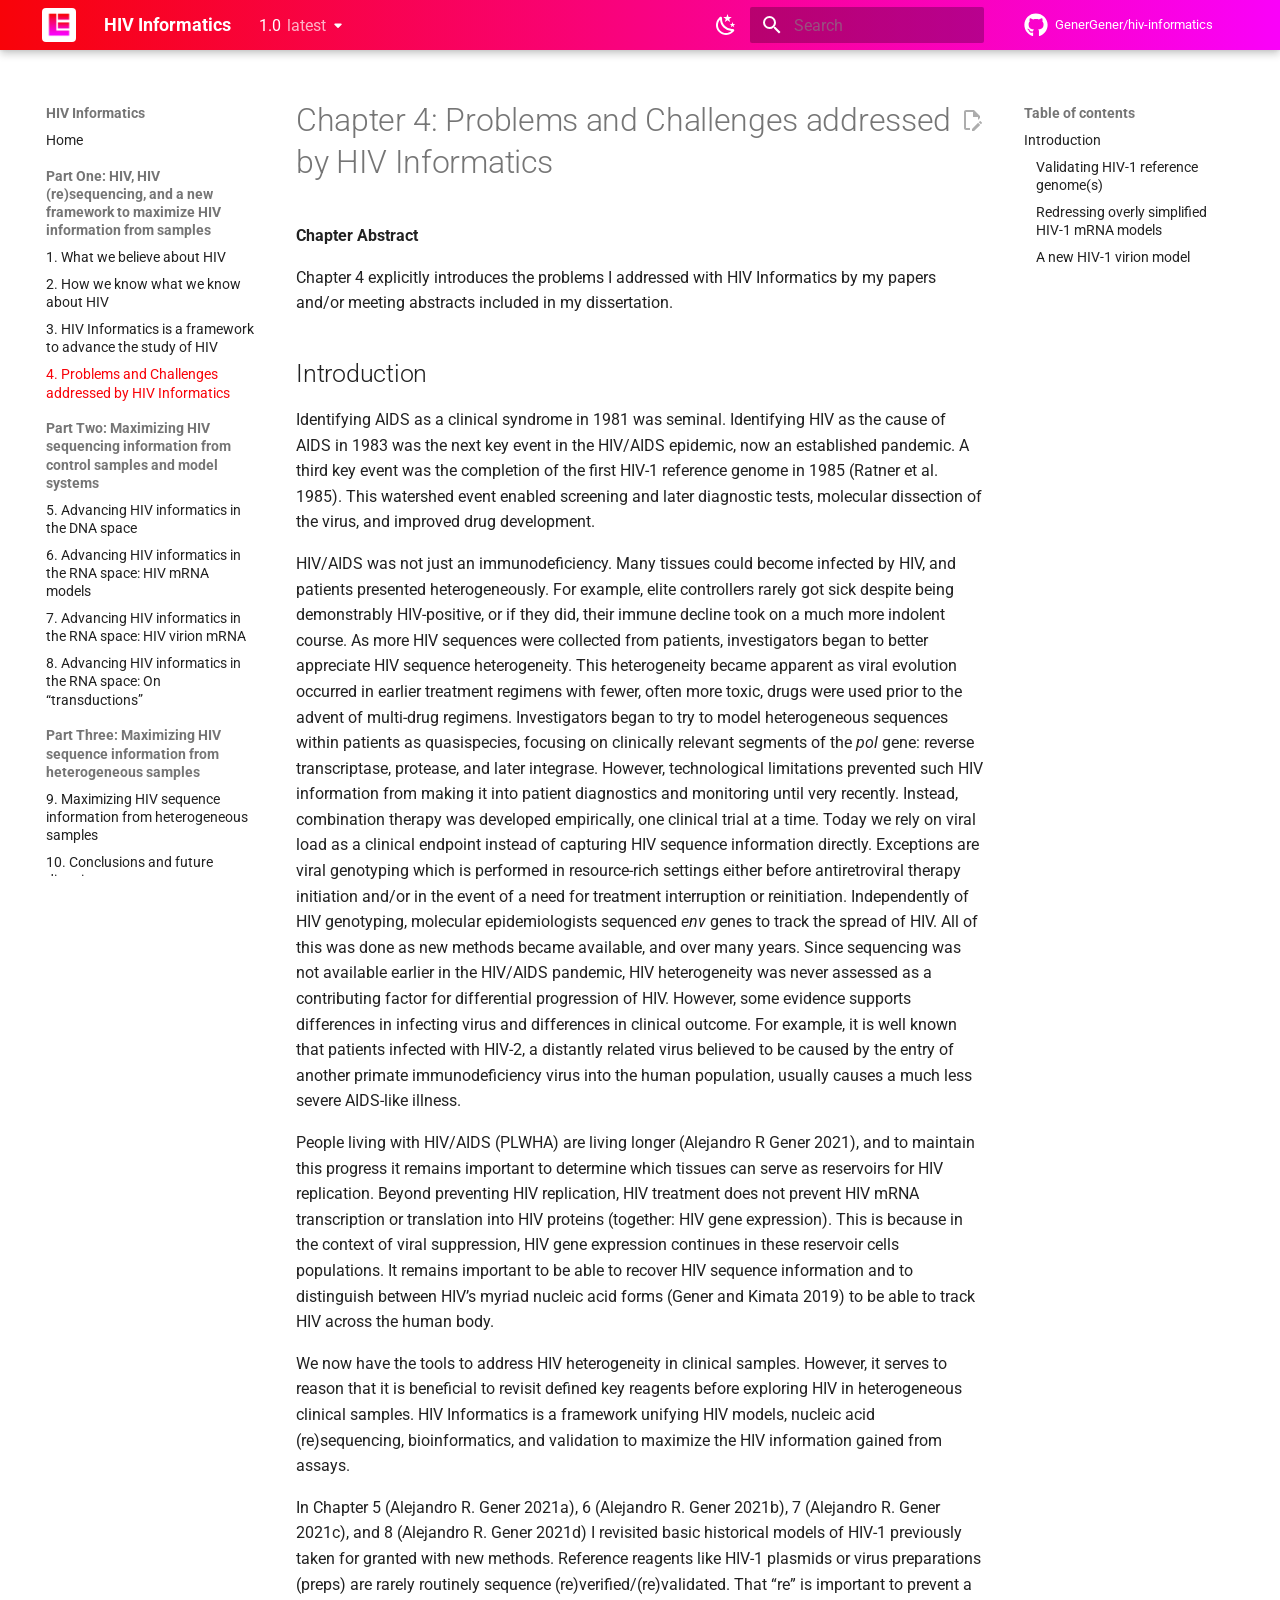
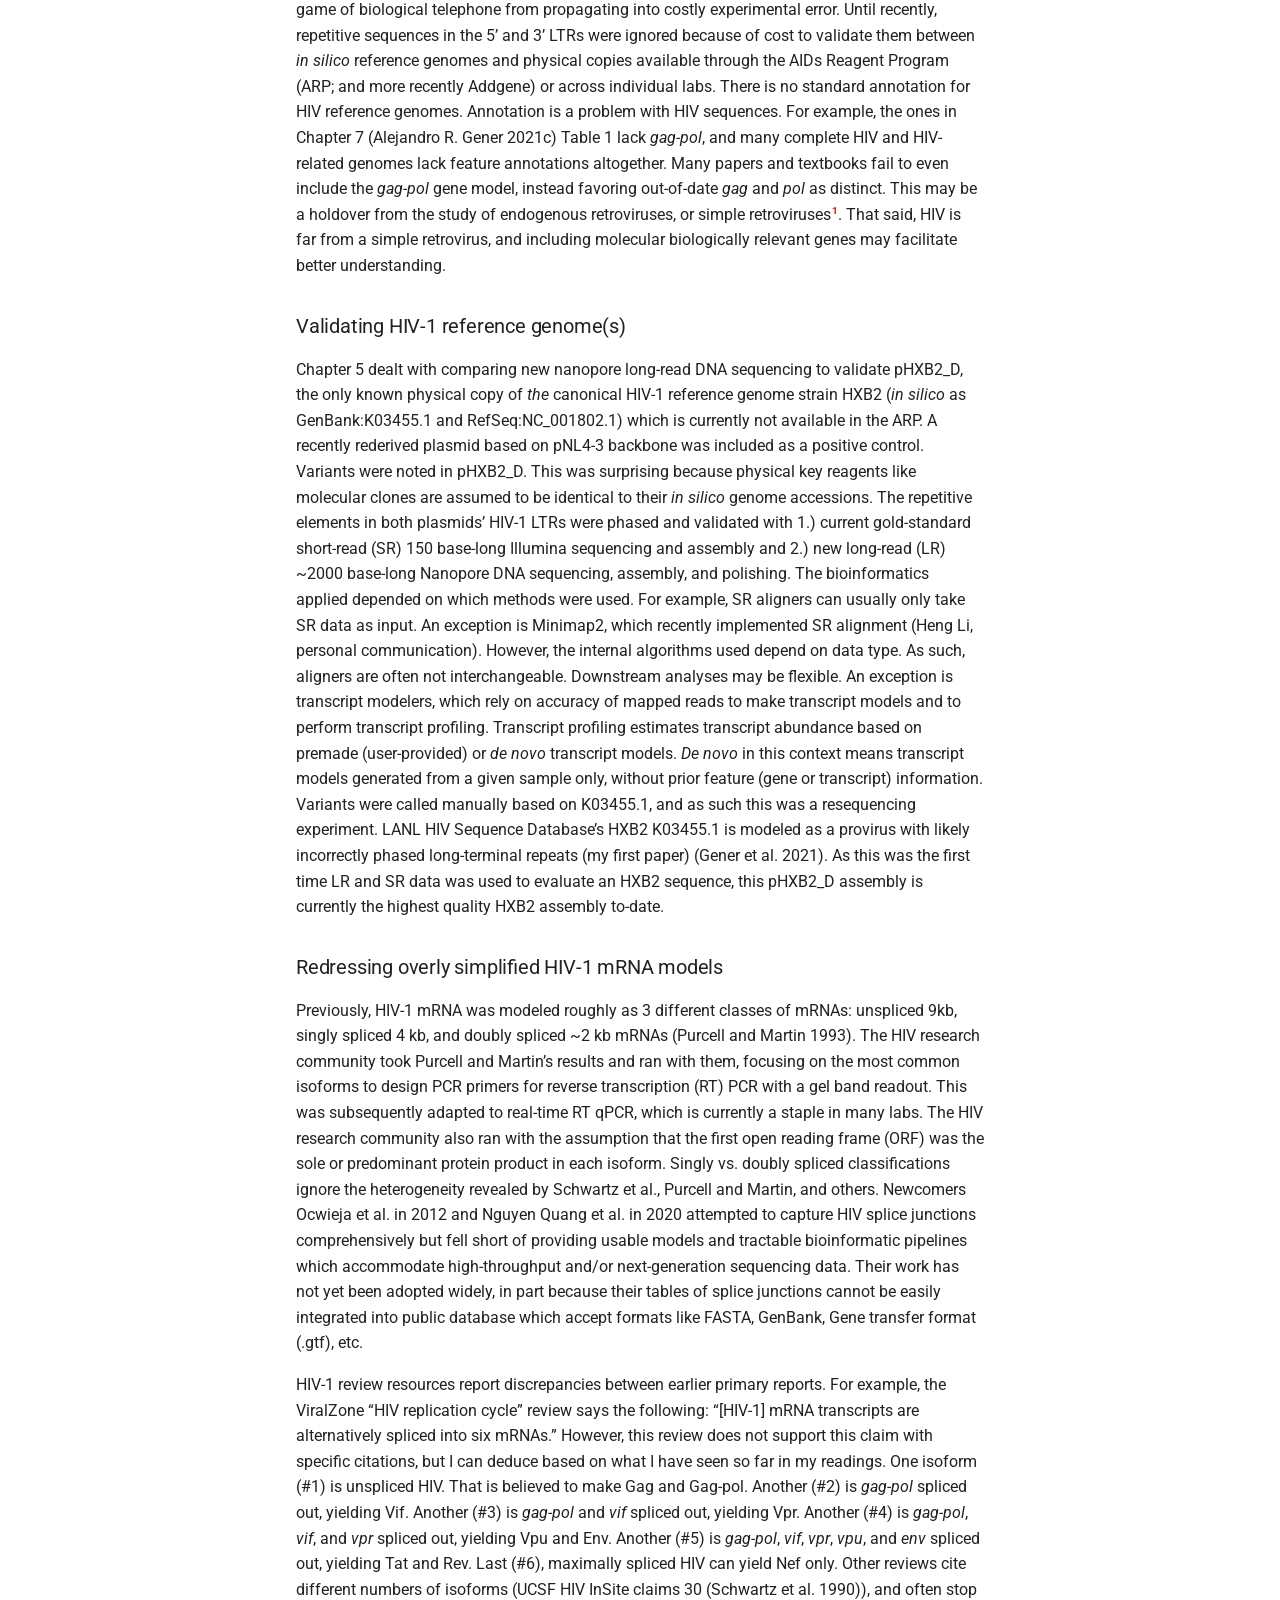
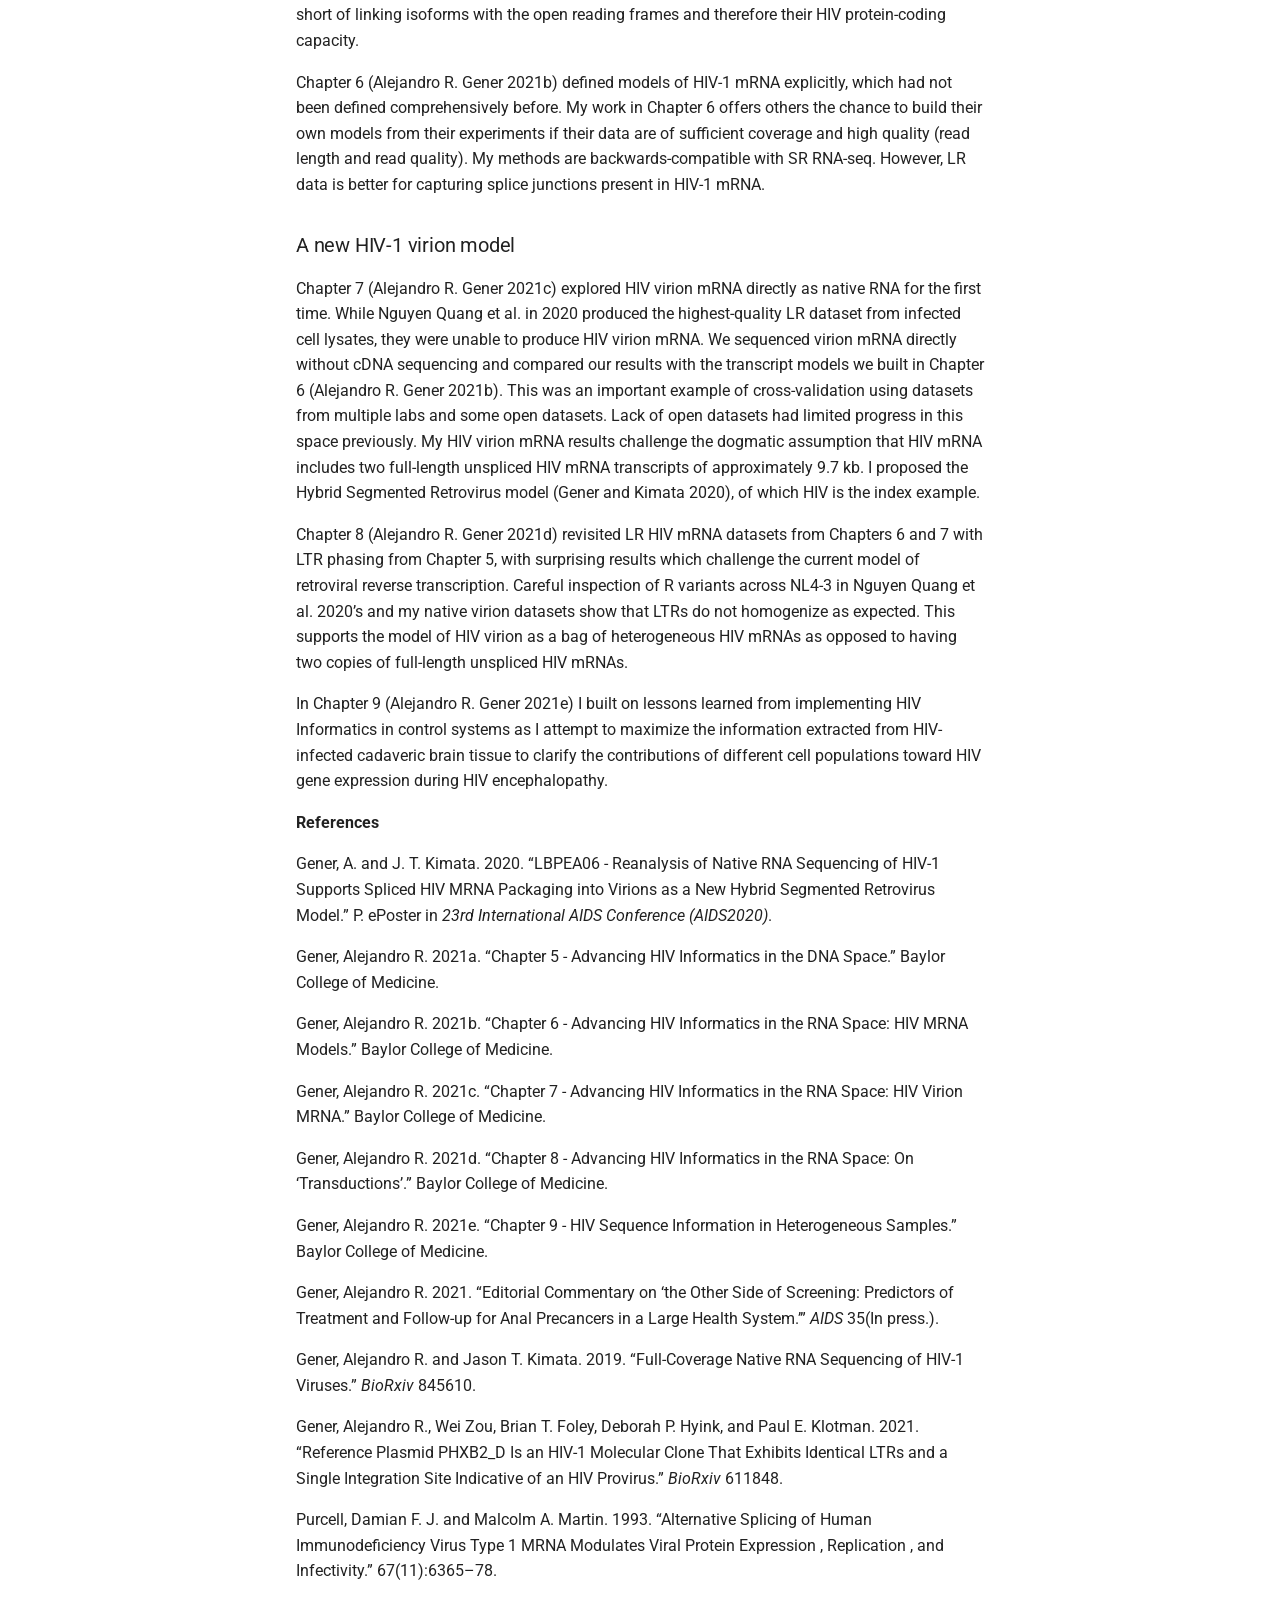
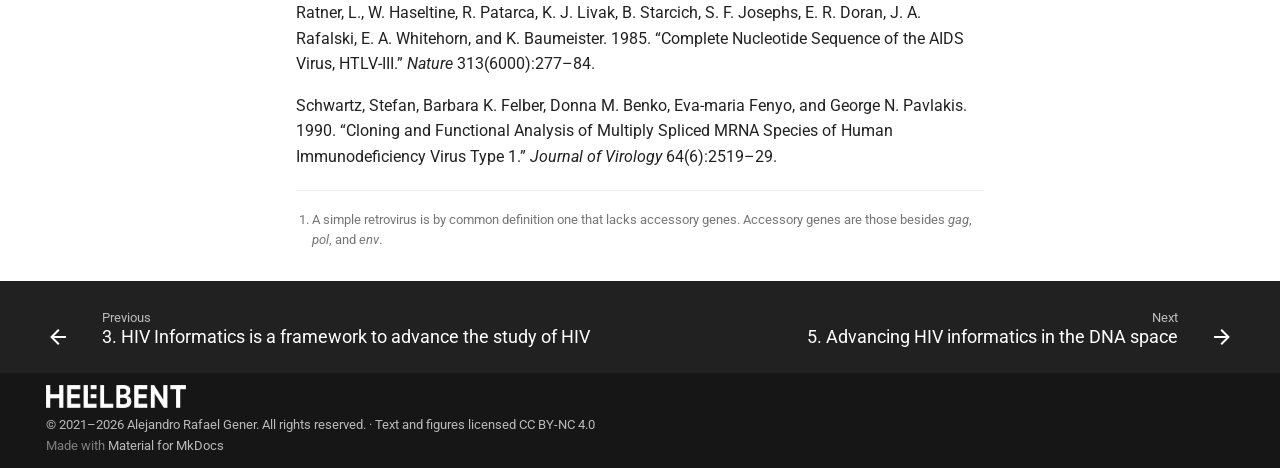
<file: 1.0/04-problems-and-challenges/index.html>
<!doctype html>
<html lang="en" class="no-js">
  <head>
    
      <meta charset="utf-8">
      <meta name="viewport" content="width=device-width,initial-scale=1">
      
        <meta name="description" content="HIV Informatics: a framework unifying HIV models, nucleic acid (re)sequencing, bioinformatics, and validation to maximize HIV information from samples.">
      
      
        <meta name="author" content="Alejandro Rafael Gener">
      
      
        <link rel="canonical" href="https://genergener.github.io/hiv-informatics/1.0/04-problems-and-challenges/">
      
      
        <link rel="prev" href="../03-hiv-informatics-framework/">
      
      
        <link rel="next" href="../05-dna-space/">
      
      
        
      
      
      <link rel="icon" href="../assets/brand/logo-mark.png">
      <meta name="generator" content="mkdocs-1.6.1, mkdocs-material-9.7.7">
    
    
      
        <title>4. Problems and Challenges addressed by HIV Informatics - HIV Informatics</title>
      
    
    
      <link rel="stylesheet" href="../assets/stylesheets/main.ec1eaa64.min.css">
      
        
        <link rel="stylesheet" href="../assets/stylesheets/palette.ab4e12ef.min.css">
      
      


    
    
      
    
    
      
        
        
        <link rel="preconnect" href="https://fonts.gstatic.com" crossorigin>
        <link rel="stylesheet" href="https://fonts.googleapis.com/css?family=Roboto:300,300i,400,400i,700,700i%7CRoboto+Mono:400,400i,700,700i&display=fallback">
        <style>:root{--md-text-font:"Roboto";--md-code-font:"Roboto Mono"}</style>
      
    
    
      <link rel="stylesheet" href="../stylesheets/extra.css">
    
    <script>__md_scope=new URL("..",location),__md_hash=e=>[...e].reduce(((e,_)=>(e<<5)-e+_.charCodeAt(0)),0),__md_get=(e,_=localStorage,t=__md_scope)=>JSON.parse(_.getItem(t.pathname+"."+e)),__md_set=(e,_,t=localStorage,a=__md_scope)=>{try{t.setItem(a.pathname+"."+e,JSON.stringify(_))}catch(e){}}</script>
    
      

    
    
  </head>
  
  
    
    
      
    
    
    
    
    <body dir="ltr" data-md-color-scheme="default" data-md-color-primary="custom" data-md-color-accent="custom">
  
    
    <input class="md-toggle" data-md-toggle="drawer" type="checkbox" id="__drawer" autocomplete="off">
    <input class="md-toggle" data-md-toggle="search" type="checkbox" id="__search" autocomplete="off">
    <label class="md-overlay" for="__drawer"></label>
    <div data-md-component="skip">
      
        
        <a href="#chapter-4-problems-and-challenges-addressed-by-hiv-informatics" class="md-skip">
          Skip to content
        </a>
      
    </div>
    <div data-md-component="announce">
      
    </div>
    
      <div data-md-color-scheme="default" data-md-component="outdated" hidden>
        
      </div>
    
    
      

  

<header class="md-header md-header--shadow" data-md-component="header">
  <nav class="md-header__inner md-grid" aria-label="Header">
    <a href=".." title="HIV Informatics" class="md-header__button md-logo" aria-label="HIV Informatics" data-md-component="logo">
      
  <img src="../assets/brand/logo-mark.png" alt="logo">

    </a>
    <label class="md-header__button md-icon" for="__drawer">
      
      <svg xmlns="http://www.w3.org/2000/svg" viewBox="0 0 24 24"><path d="M3 6h18v2H3zm0 5h18v2H3zm0 5h18v2H3z"/></svg>
    </label>
    <div class="md-header__title" data-md-component="header-title">
      <div class="md-header__ellipsis">
        <div class="md-header__topic">
          <span class="md-ellipsis">
            HIV Informatics
          </span>
        </div>
        <div class="md-header__topic" data-md-component="header-topic">
          <span class="md-ellipsis">
            
              4. Problems and Challenges addressed by HIV Informatics
            
          </span>
        </div>
      </div>
    </div>
    
      
        <form class="md-header__option" data-md-component="palette">
  
    
    
    
    <input class="md-option" data-md-color-media="(prefers-color-scheme: light)" data-md-color-scheme="default" data-md-color-primary="custom" data-md-color-accent="custom"  aria-label="Switch to dark mode"  type="radio" name="__palette" id="__palette_0">
    
      <label class="md-header__button md-icon" title="Switch to dark mode" for="__palette_1" hidden>
        <svg xmlns="http://www.w3.org/2000/svg" viewBox="0 0 24 24"><path d="m17.75 4.09-2.53 1.94.91 3.06-2.63-1.81-2.63 1.81.91-3.06-2.53-1.94L12.44 4l1.06-3 1.06 3zm3.5 6.91-1.64 1.25.59 1.98-1.7-1.17-1.7 1.17.59-1.98L15.75 11l2.06-.05L18.5 9l.69 1.95zm-2.28 4.95c.83-.08 1.72 1.1 1.19 1.85-.32.45-.66.87-1.08 1.27C15.17 23 8.84 23 4.94 19.07c-3.91-3.9-3.91-10.24 0-14.14.4-.4.82-.76 1.27-1.08.75-.53 1.93.36 1.85 1.19-.27 2.86.69 5.83 2.89 8.02a9.96 9.96 0 0 0 8.02 2.89m-1.64 2.02a12.08 12.08 0 0 1-7.8-3.47c-2.17-2.19-3.33-5-3.49-7.82-2.81 3.14-2.7 7.96.31 10.98 3.02 3.01 7.84 3.12 10.98.31"/></svg>
      </label>
    
  
    
    
    
    <input class="md-option" data-md-color-media="(prefers-color-scheme: dark)" data-md-color-scheme="slate" data-md-color-primary="custom" data-md-color-accent="custom"  aria-label="Switch to light mode"  type="radio" name="__palette" id="__palette_1">
    
      <label class="md-header__button md-icon" title="Switch to light mode" for="__palette_0" hidden>
        <svg xmlns="http://www.w3.org/2000/svg" viewBox="0 0 24 24"><path d="M12 7a5 5 0 0 1 5 5 5 5 0 0 1-5 5 5 5 0 0 1-5-5 5 5 0 0 1 5-5m0 2a3 3 0 0 0-3 3 3 3 0 0 0 3 3 3 3 0 0 0 3-3 3 3 0 0 0-3-3m0-7 2.39 3.42C13.65 5.15 12.84 5 12 5s-1.65.15-2.39.42zM3.34 7l4.16-.35A7.2 7.2 0 0 0 5.94 8.5c-.44.74-.69 1.5-.83 2.29zm.02 10 1.76-3.77a7.131 7.131 0 0 0 2.38 4.14zM20.65 7l-1.77 3.79a7.02 7.02 0 0 0-2.38-4.15zm-.01 10-4.14.36c.59-.51 1.12-1.14 1.54-1.86.42-.73.69-1.5.83-2.29zM12 22l-2.41-3.44c.74.27 1.55.44 2.41.44.82 0 1.63-.17 2.37-.44z"/></svg>
      </label>
    
  
</form>
      
    
    
      <script>var palette=__md_get("__palette");if(palette&&palette.color){if("(prefers-color-scheme)"===palette.color.media){var media=matchMedia("(prefers-color-scheme: light)"),input=document.querySelector(media.matches?"[data-md-color-media='(prefers-color-scheme: light)']":"[data-md-color-media='(prefers-color-scheme: dark)']");palette.color.media=input.getAttribute("data-md-color-media"),palette.color.scheme=input.getAttribute("data-md-color-scheme"),palette.color.primary=input.getAttribute("data-md-color-primary"),palette.color.accent=input.getAttribute("data-md-color-accent")}for(var[key,value]of Object.entries(palette.color))document.body.setAttribute("data-md-color-"+key,value)}</script>
    
    
    
      
      
        <label class="md-header__button md-icon" for="__search">
          
          <svg xmlns="http://www.w3.org/2000/svg" viewBox="0 0 24 24"><path d="M9.5 3A6.5 6.5 0 0 1 16 9.5c0 1.61-.59 3.09-1.56 4.23l.27.27h.79l5 5-1.5 1.5-5-5v-.79l-.27-.27A6.52 6.52 0 0 1 9.5 16 6.5 6.5 0 0 1 3 9.5 6.5 6.5 0 0 1 9.5 3m0 2C7 5 5 7 5 9.5S7 14 9.5 14 14 12 14 9.5 12 5 9.5 5"/></svg>
        </label>
        <div class="md-search" data-md-component="search" role="dialog">
  <label class="md-search__overlay" for="__search"></label>
  <div class="md-search__inner" role="search">
    <form class="md-search__form" name="search">
      <input type="text" class="md-search__input" name="query" aria-label="Search" placeholder="Search" autocapitalize="off" autocorrect="off" autocomplete="off" spellcheck="false" data-md-component="search-query" required>
      <label class="md-search__icon md-icon" for="__search">
        
        <svg xmlns="http://www.w3.org/2000/svg" viewBox="0 0 24 24"><path d="M9.5 3A6.5 6.5 0 0 1 16 9.5c0 1.61-.59 3.09-1.56 4.23l.27.27h.79l5 5-1.5 1.5-5-5v-.79l-.27-.27A6.52 6.52 0 0 1 9.5 16 6.5 6.5 0 0 1 3 9.5 6.5 6.5 0 0 1 9.5 3m0 2C7 5 5 7 5 9.5S7 14 9.5 14 14 12 14 9.5 12 5 9.5 5"/></svg>
        
        <svg xmlns="http://www.w3.org/2000/svg" viewBox="0 0 24 24"><path d="M20 11v2H8l5.5 5.5-1.42 1.42L4.16 12l7.92-7.92L13.5 5.5 8 11z"/></svg>
      </label>
      <nav class="md-search__options" aria-label="Search">
        
          <a href="javascript:void(0)" class="md-search__icon md-icon" title="Share" aria-label="Share" data-clipboard data-clipboard-text="" data-md-component="search-share" tabindex="-1">
            
            <svg xmlns="http://www.w3.org/2000/svg" viewBox="0 0 24 24"><path d="M18 16.08c-.76 0-1.44.3-1.96.77L8.91 12.7c.05-.23.09-.46.09-.7s-.04-.47-.09-.7l7.05-4.11c.54.5 1.25.81 2.04.81a3 3 0 0 0 3-3 3 3 0 0 0-3-3 3 3 0 0 0-3 3c0 .24.04.47.09.7L8.04 9.81C7.5 9.31 6.79 9 6 9a3 3 0 0 0-3 3 3 3 0 0 0 3 3c.79 0 1.5-.31 2.04-.81l7.12 4.15c-.05.21-.08.43-.08.66 0 1.61 1.31 2.91 2.92 2.91s2.92-1.3 2.92-2.91A2.92 2.92 0 0 0 18 16.08"/></svg>
          </a>
        
        <button type="reset" class="md-search__icon md-icon" title="Clear" aria-label="Clear" tabindex="-1">
          
          <svg xmlns="http://www.w3.org/2000/svg" viewBox="0 0 24 24"><path d="M19 6.41 17.59 5 12 10.59 6.41 5 5 6.41 10.59 12 5 17.59 6.41 19 12 13.41 17.59 19 19 17.59 13.41 12z"/></svg>
        </button>
      </nav>
      
        <div class="md-search__suggest" data-md-component="search-suggest"></div>
      
    </form>
    <div class="md-search__output">
      <div class="md-search__scrollwrap" tabindex="0" data-md-scrollfix>
        <div class="md-search-result" data-md-component="search-result">
          <div class="md-search-result__meta">
            Initializing search
          </div>
          <ol class="md-search-result__list" role="presentation"></ol>
        </div>
      </div>
    </div>
  </div>
</div>
      
    
    
      <div class="md-header__source">
        <a href="https://github.com/GenerGener/hiv-informatics" title="Go to repository" class="md-source" data-md-component="source">
  <div class="md-source__icon md-icon">
    
    <svg xmlns="http://www.w3.org/2000/svg" viewBox="0 0 512 512"><!--! Font Awesome Free 7.1.0 by @fontawesome - https://fontawesome.com License - https://fontawesome.com/license/free (Icons: CC BY 4.0, Fonts: SIL OFL 1.1, Code: MIT License) Copyright 2025 Fonticons, Inc.--><path d="M173.9 397.4c0 2-2.3 3.6-5.2 3.6-3.3.3-5.6-1.3-5.6-3.6 0-2 2.3-3.6 5.2-3.6 3-.3 5.6 1.3 5.6 3.6m-31.1-4.5c-.7 2 1.3 4.3 4.3 4.9 2.6 1 5.6 0 6.2-2s-1.3-4.3-4.3-5.2c-2.6-.7-5.5.3-6.2 2.3m44.2-1.7c-2.9.7-4.9 2.6-4.6 4.9.3 2 2.9 3.3 5.9 2.6 2.9-.7 4.9-2.6 4.6-4.6-.3-1.9-3-3.2-5.9-2.9M252.8 8C114.1 8 8 113.3 8 252c0 110.9 69.8 205.8 169.5 239.2 12.8 2.3 17.3-5.6 17.3-12.1 0-6.2-.3-40.4-.3-61.4 0 0-70 15-84.7-29.8 0 0-11.4-29.1-27.8-36.6 0 0-22.9-15.7 1.6-15.4 0 0 24.9 2 38.6 25.8 21.9 38.6 58.6 27.5 72.9 20.9 2.3-16 8.8-27.1 16-33.7-55.9-6.2-112.3-14.3-112.3-110.5 0-27.5 7.6-41.3 23.6-58.9-2.6-6.5-11.1-33.3 2.6-67.9 20.9-6.5 69 27 69 27 20-5.6 41.5-8.5 62.8-8.5s42.8 2.9 62.8 8.5c0 0 48.1-33.6 69-27 13.7 34.7 5.2 61.4 2.6 67.9 16 17.7 25.8 31.5 25.8 58.9 0 96.5-58.9 104.2-114.8 110.5 9.2 7.9 17 22.9 17 46.4 0 33.7-.3 75.4-.3 83.6 0 6.5 4.6 14.4 17.3 12.1C436.2 457.8 504 362.9 504 252 504 113.3 391.5 8 252.8 8M105.2 352.9c-1.3 1-1 3.3.7 5.2 1.6 1.6 3.9 2.3 5.2 1 1.3-1 1-3.3-.7-5.2-1.6-1.6-3.9-2.3-5.2-1m-10.8-8.1c-.7 1.3.3 2.9 2.3 3.9 1.6 1 3.6.7 4.3-.7.7-1.3-.3-2.9-2.3-3.9-2-.6-3.6-.3-4.3.7m32.4 35.6c-1.6 1.3-1 4.3 1.3 6.2 2.3 2.3 5.2 2.6 6.5 1 1.3-1.3.7-4.3-1.3-6.2-2.2-2.3-5.2-2.6-6.5-1m-11.4-14.7c-1.6 1-1.6 3.6 0 5.9s4.3 3.3 5.6 2.3c1.6-1.3 1.6-3.9 0-6.2-1.4-2.3-4-3.3-5.6-2"/></svg>
  </div>
  <div class="md-source__repository">
    GenerGener/hiv-informatics
  </div>
</a>
      </div>
    
  </nav>
  
</header>
    
    <div class="md-container" data-md-component="container">
      
      
        
          
        
      
      <main class="md-main" data-md-component="main">
        <div class="md-main__inner md-grid">
          
            
              
              <div class="md-sidebar md-sidebar--primary" data-md-component="sidebar" data-md-type="navigation" >
                <div class="md-sidebar__scrollwrap">
                  <div class="md-sidebar__inner">
                    



<nav class="md-nav md-nav--primary" aria-label="Navigation" data-md-level="0">
  <label class="md-nav__title" for="__drawer">
    <a href=".." title="HIV Informatics" class="md-nav__button md-logo" aria-label="HIV Informatics" data-md-component="logo">
      
  <img src="../assets/brand/logo-mark.png" alt="logo">

    </a>
    HIV Informatics
  </label>
  
    <div class="md-nav__source">
      <a href="https://github.com/GenerGener/hiv-informatics" title="Go to repository" class="md-source" data-md-component="source">
  <div class="md-source__icon md-icon">
    
    <svg xmlns="http://www.w3.org/2000/svg" viewBox="0 0 512 512"><!--! Font Awesome Free 7.1.0 by @fontawesome - https://fontawesome.com License - https://fontawesome.com/license/free (Icons: CC BY 4.0, Fonts: SIL OFL 1.1, Code: MIT License) Copyright 2025 Fonticons, Inc.--><path d="M173.9 397.4c0 2-2.3 3.6-5.2 3.6-3.3.3-5.6-1.3-5.6-3.6 0-2 2.3-3.6 5.2-3.6 3-.3 5.6 1.3 5.6 3.6m-31.1-4.5c-.7 2 1.3 4.3 4.3 4.9 2.6 1 5.6 0 6.2-2s-1.3-4.3-4.3-5.2c-2.6-.7-5.5.3-6.2 2.3m44.2-1.7c-2.9.7-4.9 2.6-4.6 4.9.3 2 2.9 3.3 5.9 2.6 2.9-.7 4.9-2.6 4.6-4.6-.3-1.9-3-3.2-5.9-2.9M252.8 8C114.1 8 8 113.3 8 252c0 110.9 69.8 205.8 169.5 239.2 12.8 2.3 17.3-5.6 17.3-12.1 0-6.2-.3-40.4-.3-61.4 0 0-70 15-84.7-29.8 0 0-11.4-29.1-27.8-36.6 0 0-22.9-15.7 1.6-15.4 0 0 24.9 2 38.6 25.8 21.9 38.6 58.6 27.5 72.9 20.9 2.3-16 8.8-27.1 16-33.7-55.9-6.2-112.3-14.3-112.3-110.5 0-27.5 7.6-41.3 23.6-58.9-2.6-6.5-11.1-33.3 2.6-67.9 20.9-6.5 69 27 69 27 20-5.6 41.5-8.5 62.8-8.5s42.8 2.9 62.8 8.5c0 0 48.1-33.6 69-27 13.7 34.7 5.2 61.4 2.6 67.9 16 17.7 25.8 31.5 25.8 58.9 0 96.5-58.9 104.2-114.8 110.5 9.2 7.9 17 22.9 17 46.4 0 33.7-.3 75.4-.3 83.6 0 6.5 4.6 14.4 17.3 12.1C436.2 457.8 504 362.9 504 252 504 113.3 391.5 8 252.8 8M105.2 352.9c-1.3 1-1 3.3.7 5.2 1.6 1.6 3.9 2.3 5.2 1 1.3-1 1-3.3-.7-5.2-1.6-1.6-3.9-2.3-5.2-1m-10.8-8.1c-.7 1.3.3 2.9 2.3 3.9 1.6 1 3.6.7 4.3-.7.7-1.3-.3-2.9-2.3-3.9-2-.6-3.6-.3-4.3.7m32.4 35.6c-1.6 1.3-1 4.3 1.3 6.2 2.3 2.3 5.2 2.6 6.5 1 1.3-1.3.7-4.3-1.3-6.2-2.2-2.3-5.2-2.6-6.5-1m-11.4-14.7c-1.6 1-1.6 3.6 0 5.9s4.3 3.3 5.6 2.3c1.6-1.3 1.6-3.9 0-6.2-1.4-2.3-4-3.3-5.6-2"/></svg>
  </div>
  <div class="md-source__repository">
    GenerGener/hiv-informatics
  </div>
</a>
    </div>
  
  <ul class="md-nav__list" data-md-scrollfix>
    
      
      
  
  
  
  
    <li class="md-nav__item">
      <a href=".." class="md-nav__link">
        
  
  
  <span class="md-ellipsis">
    
  
    Home
  

    
  </span>
  
  

      </a>
    </li>
  

    
      
      
  
  
    
  
  
  
    
    
    
    
      
        
        
      
    
    
    <li class="md-nav__item md-nav__item--active md-nav__item--section md-nav__item--nested">
      
        
        
        <input class="md-nav__toggle md-toggle " type="checkbox" id="__nav_2" checked>
        
          
          <label class="md-nav__link" for="__nav_2" id="__nav_2_label" tabindex="">
            
  
  
  <span class="md-ellipsis">
    
  
    Part One: HIV, HIV (re)sequencing, and a new framework to maximize HIV information from samples
  

    
  </span>
  
  

            <span class="md-nav__icon md-icon"></span>
          </label>
        
        <nav class="md-nav" data-md-level="1" aria-labelledby="__nav_2_label" aria-expanded="true">
          <label class="md-nav__title" for="__nav_2">
            <span class="md-nav__icon md-icon"></span>
            
  
    Part One: HIV, HIV (re)sequencing, and a new framework to maximize HIV information from samples
  

          </label>
          <ul class="md-nav__list" data-md-scrollfix>
            
              
                
  
  
  
  
    <li class="md-nav__item">
      <a href="../01-what-we-believe-about-hiv/" class="md-nav__link">
        
  
  
  <span class="md-ellipsis">
    
  
    1. What we believe about HIV
  

    
  </span>
  
  

      </a>
    </li>
  

              
            
              
                
  
  
  
  
    <li class="md-nav__item">
      <a href="../02-how-we-know-what-we-know/" class="md-nav__link">
        
  
  
  <span class="md-ellipsis">
    
  
    2. How we know what we know about HIV
  

    
  </span>
  
  

      </a>
    </li>
  

              
            
              
                
  
  
  
  
    <li class="md-nav__item">
      <a href="../03-hiv-informatics-framework/" class="md-nav__link">
        
  
  
  <span class="md-ellipsis">
    
  
    3. HIV Informatics is a framework to advance the study of HIV
  

    
  </span>
  
  

      </a>
    </li>
  

              
            
              
                
  
  
    
  
  
  
    <li class="md-nav__item md-nav__item--active">
      
      <input class="md-nav__toggle md-toggle" type="checkbox" id="__toc">
      
      
        
      
      
        <label class="md-nav__link md-nav__link--active" for="__toc">
          
  
  
  <span class="md-ellipsis">
    
  
    4. Problems and Challenges addressed by HIV Informatics
  

    
  </span>
  
  

          <span class="md-nav__icon md-icon"></span>
        </label>
      
      <a href="./" class="md-nav__link md-nav__link--active">
        
  
  
  <span class="md-ellipsis">
    
  
    4. Problems and Challenges addressed by HIV Informatics
  

    
  </span>
  
  

      </a>
      
        

<nav class="md-nav md-nav--secondary" aria-label="Table of contents">
  
  
  
    
  
  
    <label class="md-nav__title" for="__toc">
      <span class="md-nav__icon md-icon"></span>
      Table of contents
    </label>
    <ul class="md-nav__list" data-md-component="toc" data-md-scrollfix>
      
        <li class="md-nav__item">
  <a href="#introduction" class="md-nav__link">
    <span class="md-ellipsis">
      
        Introduction
      
    </span>
  </a>
  
    <nav class="md-nav" aria-label="Introduction">
      <ul class="md-nav__list">
        
          <li class="md-nav__item">
  <a href="#validating-hiv-1-reference-genomes" class="md-nav__link">
    <span class="md-ellipsis">
      
        Validating HIV-1 reference genome(s)
      
    </span>
  </a>
  
</li>
        
          <li class="md-nav__item">
  <a href="#redressing-overly-simplified-hiv-1-mrna-models" class="md-nav__link">
    <span class="md-ellipsis">
      
        Redressing overly simplified HIV-1 mRNA models
      
    </span>
  </a>
  
</li>
        
          <li class="md-nav__item">
  <a href="#a-new-hiv-1-virion-model" class="md-nav__link">
    <span class="md-ellipsis">
      
        A new HIV-1 virion model
      
    </span>
  </a>
  
</li>
        
      </ul>
    </nav>
  
</li>
      
    </ul>
  
</nav>
      
    </li>
  

              
            
          </ul>
        </nav>
      
    </li>
  

    
      
      
  
  
  
  
    
    
    
    
      
        
        
      
    
    
    <li class="md-nav__item md-nav__item--section md-nav__item--nested">
      
        
        
        <input class="md-nav__toggle md-toggle " type="checkbox" id="__nav_3" >
        
          
          <label class="md-nav__link" for="__nav_3" id="__nav_3_label" tabindex="">
            
  
  
  <span class="md-ellipsis">
    
  
    Part Two: Maximizing HIV sequencing information from control samples and model systems
  

    
  </span>
  
  

            <span class="md-nav__icon md-icon"></span>
          </label>
        
        <nav class="md-nav" data-md-level="1" aria-labelledby="__nav_3_label" aria-expanded="false">
          <label class="md-nav__title" for="__nav_3">
            <span class="md-nav__icon md-icon"></span>
            
  
    Part Two: Maximizing HIV sequencing information from control samples and model systems
  

          </label>
          <ul class="md-nav__list" data-md-scrollfix>
            
              
                
  
  
  
  
    <li class="md-nav__item">
      <a href="../05-dna-space/" class="md-nav__link">
        
  
  
  <span class="md-ellipsis">
    
  
    5. Advancing HIV informatics in the DNA space
  

    
  </span>
  
  

      </a>
    </li>
  

              
            
              
                
  
  
  
  
    <li class="md-nav__item">
      <a href="../06-rna-space-mrna-models/" class="md-nav__link">
        
  
  
  <span class="md-ellipsis">
    
  
    6. Advancing HIV informatics in the RNA space: HIV mRNA models
  

    
  </span>
  
  

      </a>
    </li>
  

              
            
              
                
  
  
  
  
    <li class="md-nav__item">
      <a href="../07-rna-space-virion-mrna/" class="md-nav__link">
        
  
  
  <span class="md-ellipsis">
    
  
    7. Advancing HIV informatics in the RNA space: HIV virion mRNA
  

    
  </span>
  
  

      </a>
    </li>
  

              
            
              
                
  
  
  
  
    <li class="md-nav__item">
      <a href="../08-rna-space-transductions/" class="md-nav__link">
        
  
  
  <span class="md-ellipsis">
    
  
    8. Advancing HIV informatics in the RNA space: On “transductions”
  

    
  </span>
  
  

      </a>
    </li>
  

              
            
          </ul>
        </nav>
      
    </li>
  

    
      
      
  
  
  
  
    
    
    
    
      
        
        
      
    
    
    <li class="md-nav__item md-nav__item--section md-nav__item--nested">
      
        
        
        <input class="md-nav__toggle md-toggle " type="checkbox" id="__nav_4" >
        
          
          <label class="md-nav__link" for="__nav_4" id="__nav_4_label" tabindex="">
            
  
  
  <span class="md-ellipsis">
    
  
    Part Three: Maximizing HIV sequence information from heterogeneous samples
  

    
  </span>
  
  

            <span class="md-nav__icon md-icon"></span>
          </label>
        
        <nav class="md-nav" data-md-level="1" aria-labelledby="__nav_4_label" aria-expanded="false">
          <label class="md-nav__title" for="__nav_4">
            <span class="md-nav__icon md-icon"></span>
            
  
    Part Three: Maximizing HIV sequence information from heterogeneous samples
  

          </label>
          <ul class="md-nav__list" data-md-scrollfix>
            
              
                
  
  
  
  
    <li class="md-nav__item">
      <a href="../09-heterogeneous-samples/" class="md-nav__link">
        
  
  
  <span class="md-ellipsis">
    
  
    9. Maximizing HIV sequence information from heterogeneous samples
  

    
  </span>
  
  

      </a>
    </li>
  

              
            
              
                
  
  
  
  
    <li class="md-nav__item">
      <a href="../10-conclusions/" class="md-nav__link">
        
  
  
  <span class="md-ellipsis">
    
  
    10. Conclusions and future directions
  

    
  </span>
  
  

      </a>
    </li>
  

              
            
          </ul>
        </nav>
      
    </li>
  

    
  </ul>
</nav>
                  </div>
                </div>
              </div>
            
            
              
              <div class="md-sidebar md-sidebar--secondary" data-md-component="sidebar" data-md-type="toc" >
                <div class="md-sidebar__scrollwrap">
                  <div class="md-sidebar__inner">
                    

<nav class="md-nav md-nav--secondary" aria-label="Table of contents">
  
  
  
    
  
  
    <label class="md-nav__title" for="__toc">
      <span class="md-nav__icon md-icon"></span>
      Table of contents
    </label>
    <ul class="md-nav__list" data-md-component="toc" data-md-scrollfix>
      
        <li class="md-nav__item">
  <a href="#introduction" class="md-nav__link">
    <span class="md-ellipsis">
      
        Introduction
      
    </span>
  </a>
  
    <nav class="md-nav" aria-label="Introduction">
      <ul class="md-nav__list">
        
          <li class="md-nav__item">
  <a href="#validating-hiv-1-reference-genomes" class="md-nav__link">
    <span class="md-ellipsis">
      
        Validating HIV-1 reference genome(s)
      
    </span>
  </a>
  
</li>
        
          <li class="md-nav__item">
  <a href="#redressing-overly-simplified-hiv-1-mrna-models" class="md-nav__link">
    <span class="md-ellipsis">
      
        Redressing overly simplified HIV-1 mRNA models
      
    </span>
  </a>
  
</li>
        
          <li class="md-nav__item">
  <a href="#a-new-hiv-1-virion-model" class="md-nav__link">
    <span class="md-ellipsis">
      
        A new HIV-1 virion model
      
    </span>
  </a>
  
</li>
        
      </ul>
    </nav>
  
</li>
      
    </ul>
  
</nav>
                  </div>
                </div>
              </div>
            
          
          
            <div class="md-content" data-md-component="content">
              
              <article class="md-content__inner md-typeset">
                
                  


  
    <a href="https://github.com/GenerGener/hiv-informatics/edit/main/docs/04-problems-and-challenges.md" title="Edit this page" class="md-content__button md-icon" rel="edit">
      
      <svg xmlns="http://www.w3.org/2000/svg" viewBox="0 0 24 24"><path d="M10 20H6V4h7v5h5v3.1l2-2V8l-6-6H6c-1.1 0-2 .9-2 2v16c0 1.1.9 2 2 2h4zm10.2-7c.1 0 .3.1.4.2l1.3 1.3c.2.2.2.6 0 .8l-1 1-2.1-2.1 1-1c.1-.1.2-.2.4-.2m0 3.9L14.1 23H12v-2.1l6.1-6.1z"/></svg>
    </a>
  
  


<h1 id="chapter-4-problems-and-challenges-addressed-by-hiv-informatics">Chapter 4: Problems and Challenges addressed by HIV Informatics<a class="headerlink" href="#chapter-4-problems-and-challenges-addressed-by-hiv-informatics" title="Permanent link">&para;</a></h1>
<p><strong>Chapter Abstract</strong></p>
<p>Chapter 4 explicitly introduces the problems I addressed with HIV Informatics by my papers and/or meeting abstracts included in my dissertation.</p>
<h2 id="introduction">Introduction<a class="headerlink" href="#introduction" title="Permanent link">&para;</a></h2>
<p>Identifying AIDS as a clinical syndrome in 1981 was seminal. Identifying HIV as the cause of AIDS in 1983 was the next key event in the HIV/AIDS epidemic, now an established pandemic. A third key event was the completion of the first HIV-1 reference genome in 1985 (Ratner et al. 1985). This watershed event enabled screening and later diagnostic tests, molecular dissection of the virus, and improved drug development.</p>
<p>HIV/AIDS was not just an immunodeficiency. Many tissues could become infected by HIV, and patients presented heterogeneously. For example, elite controllers rarely got sick despite being demonstrably HIV-positive, or if they did, their immune decline took on a much more indolent course. As more HIV sequences were collected from patients, investigators began to better appreciate HIV sequence heterogeneity. This heterogeneity became apparent as viral evolution occurred in earlier treatment regimens with fewer, often more toxic, drugs were used prior to the advent of multi-drug regimens. Investigators began to try to model heterogeneous sequences within patients as quasispecies, focusing on clinically relevant segments of the <em>pol</em> gene: reverse transcriptase, protease, and later integrase. However, technological limitations prevented such HIV information from making it into patient diagnostics and monitoring until very recently. Instead, combination therapy was developed empirically, one clinical trial at a time. Today we rely on viral load as a clinical endpoint instead of capturing HIV sequence information directly. Exceptions are viral genotyping which is performed in resource-rich settings either before antiretroviral therapy initiation and/or in the event of a need for treatment interruption or reinitiation. Independently of HIV genotyping, molecular epidemiologists sequenced <em>env</em> genes to track the spread of HIV. All of this was done as new methods became available, and over many years. Since sequencing was not available earlier in the HIV/AIDS pandemic, HIV heterogeneity was never assessed as a contributing factor for differential progression of HIV. However, some evidence supports differences in infecting virus and differences in clinical outcome. For example, it is well known that patients infected with HIV-2, a distantly related virus believed to be caused by the entry of another primate immunodeficiency virus into the human population, usually causes a much less severe AIDS-like illness.</p>
<p>People living with HIV/AIDS (PLWHA) are living longer (Alejandro R Gener 2021), and to maintain this progress it remains important to determine which tissues can serve as reservoirs for HIV replication. Beyond preventing HIV replication, HIV treatment does not prevent HIV mRNA transcription or translation into HIV proteins (together: HIV gene expression). This is because in the context of viral suppression, HIV gene expression continues in these reservoir cells populations. It remains important to be able to recover HIV sequence information and to distinguish between HIV’s myriad nucleic acid forms (Gener and Kimata 2019) to be able to track HIV across the human body.</p>
<p>We now have the tools to address HIV heterogeneity in clinical samples. However, it serves to reason that it is beneficial to revisit defined key reagents before exploring HIV in heterogeneous clinical samples. HIV Informatics is a framework unifying HIV models, nucleic acid (re)sequencing, bioinformatics, and validation to maximize the HIV information gained from assays.</p>
<p>In Chapter 5 (Alejandro R. Gener 2021a), 6 (Alejandro R. Gener 2021b), 7 (Alejandro R. Gener 2021c), and 8 (Alejandro R. Gener 2021d) I revisited basic historical models of HIV-1 previously taken for granted with new methods. Reference reagents like HIV-1 plasmids or virus preparations (preps) are rarely routinely sequence (re)verified/(re)validated. That “re” is important to prevent a game of biological telephone from propagating into costly experimental error. Until recently, repetitive sequences in the 5’ and 3’ LTRs were ignored because of cost to validate them between <em>in silico</em> reference genomes and physical copies available through the AIDs Reagent Program (ARP; and more recently Addgene) or across individual labs. There is no standard annotation for HIV reference genomes. Annotation is a problem with HIV sequences. For example, the ones in Chapter 7 (Alejandro R. Gener 2021c) Table 1 lack <em>gag-pol</em>, and many complete HIV and HIV-related genomes lack feature annotations altogether. Many papers and textbooks fail to even include the <em>gag-pol</em> gene model, instead favoring out-of-date <em>gag</em> and <em>pol</em> as distinct. This may be a holdover from the study of endogenous retroviruses, or simple retroviruses<sup id="fnref:1"><a class="footnote-ref" href="#fn:1">1</a></sup>. That said, HIV is far from a simple retrovirus, and including molecular biologically relevant genes may facilitate better understanding.</p>
<h3 id="validating-hiv-1-reference-genomes">Validating HIV-1 reference genome(s)<a class="headerlink" href="#validating-hiv-1-reference-genomes" title="Permanent link">&para;</a></h3>
<p>Chapter 5 dealt with comparing new nanopore long-read DNA sequencing to validate pHXB2_D, the only known physical copy of <em>the</em> canonical HIV-1 reference genome strain HXB2 (<em>in silico</em> as GenBank:K03455.1 and RefSeq:NC_001802.1) which is currently not available in the ARP. A recently rederived plasmid based on pNL4-3 backbone was included as a positive control. Variants were noted in pHXB2_D. This was surprising because physical key reagents like molecular clones are assumed to be identical to their <em>in silico</em> genome accessions. The repetitive elements in both plasmids’ HIV-1 LTRs were phased and validated with 1.) current gold-standard short-read (SR) 150 base-long Illumina sequencing and assembly and 2.) new long-read (LR) ~2000 base-long Nanopore DNA sequencing, assembly, and polishing. The bioinformatics applied depended on which methods were used. For example, SR aligners can usually only take SR data as input. An exception is Minimap2, which recently implemented SR alignment (Heng Li, personal communication). However, the internal algorithms used depend on data type. As such, aligners are often not interchangeable. Downstream analyses may be flexible. An exception is transcript modelers, which rely on accuracy of mapped reads to make transcript models and to perform transcript profiling. Transcript profiling estimates transcript abundance based on premade (user-provided) or <em>de novo</em> transcript models. <em>De novo</em> in this context means transcript models generated from a given sample only, without prior feature (gene or transcript) information. Variants were called manually based on K03455.1, and as such this was a resequencing experiment. LANL HIV Sequence Database’s HXB2 K03455.1 is modeled as a provirus with likely incorrectly phased long-terminal repeats (my first paper) (Gener et al. 2021). As this was the first time LR and SR data was used to evaluate an HXB2 sequence, this pHXB2_D assembly is currently the highest quality HXB2 assembly to-date.</p>
<h3 id="redressing-overly-simplified-hiv-1-mrna-models">Redressing overly simplified HIV-1 mRNA models<a class="headerlink" href="#redressing-overly-simplified-hiv-1-mrna-models" title="Permanent link">&para;</a></h3>
<p>Previously, HIV-1 mRNA was modeled roughly as 3 different classes of mRNAs: unspliced 9kb, singly spliced 4 kb, and doubly spliced ~2 kb mRNAs (Purcell and Martin 1993). The HIV research community took Purcell and Martin’s results and ran with them, focusing on the most common isoforms to design PCR primers for reverse transcription (RT) PCR with a gel band readout. This was subsequently adapted to real-time RT qPCR, which is currently a staple in many labs. The HIV research community also ran with the assumption that the first open reading frame (ORF) was the sole or predominant protein product in each isoform. Singly vs. doubly spliced classifications ignore the heterogeneity revealed by Schwartz et al., Purcell and Martin, and others. Newcomers Ocwieja et al. in 2012 and Nguyen Quang et al. in 2020 attempted to capture HIV splice junctions comprehensively but fell short of providing usable models and tractable bioinformatic pipelines which accommodate high-throughput and/or next-generation sequencing data. Their work has not yet been adopted widely, in part because their tables of splice junctions cannot be easily integrated into public database which accept formats like FASTA, GenBank, Gene transfer format (.gtf), etc.</p>
<p>HIV-1 review resources report discrepancies between earlier primary reports. For example, the ViralZone “HIV replication cycle” review says the following: “[HIV-1] mRNA transcripts are alternatively spliced into six mRNAs.” However, this review does not support this claim with specific citations, but I can deduce based on what I have seen so far in my readings. One isoform (#1) is unspliced HIV. That is believed to make Gag and Gag-pol. Another (#2) is <em>gag-pol</em> spliced out, yielding Vif. Another (#3) is <em>gag-pol</em> and <em>vif</em> spliced out, yielding Vpr. Another (#4) is <em>gag-pol</em>, <em>vif</em>, and <em>vpr</em> spliced out, yielding Vpu and Env. Another (#5) is <em>gag-pol</em>, <em>vif</em>, <em>vpr</em>, <em>vpu</em>, and <em>env</em> spliced out, yielding Tat and Rev. Last (#6), maximally spliced HIV can yield Nef only. Other reviews cite different numbers of isoforms (UCSF HIV InSite claims 30 (Schwartz et al. 1990)), and often stop short of linking isoforms with the open reading frames and therefore their HIV protein-coding capacity.</p>
<p>Chapter 6 (Alejandro R. Gener 2021b) defined models of HIV-1 mRNA explicitly, which had not been defined comprehensively before. My work in Chapter 6 offers others the chance to build their own models from their experiments if their data are of sufficient coverage and high quality (read length and read quality). My methods are backwards-compatible with SR RNA-seq. However, LR data is better for capturing splice junctions present in HIV-1 mRNA.</p>
<h3 id="a-new-hiv-1-virion-model">A new HIV-1 virion model<a class="headerlink" href="#a-new-hiv-1-virion-model" title="Permanent link">&para;</a></h3>
<p>Chapter 7 (Alejandro R. Gener 2021c) explored HIV virion mRNA directly as native RNA for the first time. While Nguyen Quang et al. in 2020 produced the highest-quality LR dataset from infected cell lysates, they were unable to produce HIV virion mRNA. We sequenced virion mRNA directly without cDNA sequencing and compared our results with the transcript models we built in Chapter 6 (Alejandro R. Gener 2021b). This was an important example of cross-validation using datasets from multiple labs and some open datasets. Lack of open datasets had limited progress in this space previously. My HIV virion mRNA results challenge the dogmatic assumption that HIV mRNA includes two full-length unspliced HIV mRNA transcripts of approximately 9.7 kb. I proposed the Hybrid Segmented Retrovirus model (Gener and Kimata 2020), of which HIV is the index example.</p>
<p>Chapter 8 (Alejandro R. Gener 2021d) revisited LR HIV mRNA datasets from Chapters 6 and 7 with LTR phasing from Chapter 5, with surprising results which challenge the current model of retroviral reverse transcription. Careful inspection of R variants across NL4-3 in Nguyen Quang et al. 2020’s and my native virion datasets show that LTRs do not homogenize as expected. This supports the model of HIV virion as a bag of heterogeneous HIV mRNAs as opposed to having two copies of full-length unspliced HIV mRNAs.</p>
<p>In Chapter 9 (Alejandro R. Gener 2021e) I built on lessons learned from implementing HIV Informatics in control systems as I attempt to maximize the information extracted from HIV-infected cadaveric brain tissue to clarify the contributions of different cell populations toward HIV gene expression during HIV encephalopathy.</p>
<p><strong>References</strong></p>
<p>Gener, A. and J. T. Kimata. 2020. “LBPEA06 - Reanalysis of Native RNA Sequencing of HIV-1 Supports Spliced HIV MRNA Packaging into Virions as a New Hybrid Segmented Retrovirus Model.” P. ePoster in <em>23rd International AIDS Conference (AIDS2020)</em>.</p>
<p>Gener, Alejandro R. 2021a. “Chapter 5 - Advancing HIV Informatics in the DNA Space.” Baylor College of Medicine.</p>
<p>Gener, Alejandro R. 2021b. “Chapter 6 - Advancing HIV Informatics in the RNA Space: HIV MRNA Models.” Baylor College of Medicine.</p>
<p>Gener, Alejandro R. 2021c. “Chapter 7 - Advancing HIV Informatics in the RNA Space: HIV Virion MRNA.” Baylor College of Medicine.</p>
<p>Gener, Alejandro R. 2021d. “Chapter 8 - Advancing HIV Informatics in the RNA Space: On ‘Transductions’.” Baylor College of Medicine.</p>
<p>Gener, Alejandro R. 2021e. “Chapter 9 - HIV Sequence Information in Heterogeneous Samples.” Baylor College of Medicine.</p>
<p>Gener, Alejandro R. 2021. “Editorial Commentary on ‘the Other Side of Screening: Predictors of Treatment and Follow-up for Anal Precancers in a Large Health System.’” <em>AIDS</em> 35(In press.).</p>
<p>Gener, Alejandro R. and Jason T. Kimata. 2019. “Full-Coverage Native RNA Sequencing of HIV-1 Viruses.” <em>BioRxiv</em> 845610.</p>
<p>Gener, Alejandro R., Wei Zou, Brian T. Foley, Deborah P. Hyink, and Paul E. Klotman. 2021. “Reference Plasmid PHXB2_D Is an HIV-1 Molecular Clone That Exhibits Identical LTRs and a Single Integration Site Indicative of an HIV Provirus.” <em>BioRxiv</em> 611848.</p>
<p>Purcell, Damian F. J. and Malcolm A. Martin. 1993. “Alternative Splicing of Human Immunodeficiency Virus Type 1 MRNA Modulates Viral Protein Expression , Replication , and Infectivity.” 67(11):6365–78.</p>
<p>Ratner, L., W. Haseltine, R. Patarca, K. J. Livak, B. Starcich, S. F. Josephs, E. R. Doran, J. A. Rafalski, E. A. Whitehorn, and K. Baumeister. 1985. “Complete Nucleotide Sequence of the AIDS Virus, HTLV-III.” <em>Nature</em> 313(6000):277–84.</p>
<p>Schwartz, Stefan, Barbara K. Felber, Donna M. Benko, Eva-maria Fenyo, and George N. Pavlakis. 1990. “Cloning and Functional Analysis of Multiply Spliced MRNA Species of Human Immunodeficiency Virus Type 1.” <em>Journal of Virology</em> 64(6):2519–29.</p>
<div class="footnote">
<hr />
<ol>
<li id="fn:1">
<p>A simple retrovirus is by common definition one that lacks accessory genes. Accessory genes are those besides <em>gag</em>, <em>pol</em>, and <em>env</em>.&#160;<a class="footnote-backref" href="#fnref:1" title="Jump back to footnote 1 in the text">&#8617;</a></p>
</li>
</ol>
</div>












                
              </article>
            </div>
          
          
<script>var target=document.getElementById(location.hash.slice(1));target&&target.name&&(target.checked=target.name.startsWith("__tabbed_"))</script>
        </div>
        
          <button type="button" class="md-top md-icon" data-md-component="top" hidden>
  
  <svg xmlns="http://www.w3.org/2000/svg" viewBox="0 0 24 24"><path d="M13 20h-2V8l-5.5 5.5-1.42-1.42L12 4.16l7.92 7.92-1.42 1.42L13 8z"/></svg>
  Back to top
</button>
        
      </main>
      
        <footer class="md-footer">
  
    
      
      <nav class="md-footer__inner md-grid" aria-label="Footer" >
        
          
          <a href="../03-hiv-informatics-framework/" class="md-footer__link md-footer__link--prev" aria-label="Previous: 3. HIV Informatics is a framework to advance the study of HIV">
            <div class="md-footer__button md-icon">
              
              <svg xmlns="http://www.w3.org/2000/svg" viewBox="0 0 24 24"><path d="M20 11v2H8l5.5 5.5-1.42 1.42L4.16 12l7.92-7.92L13.5 5.5 8 11z"/></svg>
            </div>
            <div class="md-footer__title">
              <span class="md-footer__direction">
                Previous
              </span>
              <div class="md-ellipsis">
                3. HIV Informatics is a framework to advance the study of HIV
              </div>
            </div>
          </a>
        
        
          
          <a href="../05-dna-space/" class="md-footer__link md-footer__link--next" aria-label="Next: 5. Advancing HIV informatics in the DNA space">
            <div class="md-footer__title">
              <span class="md-footer__direction">
                Next
              </span>
              <div class="md-ellipsis">
                5. Advancing HIV informatics in the DNA space
              </div>
            </div>
            <div class="md-footer__button md-icon">
              
              <svg xmlns="http://www.w3.org/2000/svg" viewBox="0 0 24 24"><path d="M4 11v2h12l-5.5 5.5 1.42 1.42L19.84 12l-7.92-7.92L10.5 5.5 16 11z"/></svg>
            </div>
          </a>
        
      </nav>
    
  
  <div class="md-footer-meta md-typeset">
    <div class="md-footer-meta__inner md-grid">
      <div class="md-copyright">
  
    <div class="md-copyright__highlight">
      <span class="footer-wordmark" role="img" aria-label="Heelbent"></span> &copy; 2021&ndash;2026 Alejandro Rafael Gener. All rights reserved. &middot; Text and figures licensed <a href="https://creativecommons.org/licenses/by-nc/4.0/">CC BY-NC 4.0</a>
    </div>
  
  
    Made with
    <a href="https://squidfunk.github.io/mkdocs-material/" target="_blank" rel="noopener">
      Material for MkDocs
    </a>
  
</div>
      
    </div>
  </div>
</footer>
      
    </div>
    <div class="md-dialog" data-md-component="dialog">
      <div class="md-dialog__inner md-typeset"></div>
    </div>
    
    
    
      
      
      <script id="__config" type="application/json">{"annotate": null, "base": "..", "features": ["navigation.sections", "navigation.top", "navigation.footer", "navigation.tracking", "toc.follow", "search.highlight", "search.suggest", "search.share", "content.action.edit"], "search": "../assets/javascripts/workers/search.2c215733.min.js", "tags": null, "translations": {"clipboard.copied": "Copied to clipboard", "clipboard.copy": "Copy to clipboard", "search.result.more.one": "1 more on this page", "search.result.more.other": "# more on this page", "search.result.none": "No matching documents", "search.result.one": "1 matching document", "search.result.other": "# matching documents", "search.result.placeholder": "Type to start searching", "search.result.term.missing": "Missing", "select.version": "Select version"}, "version": {"alias": true, "default": "latest", "provider": "mike"}}</script>
    
    
      <script src="../assets/javascripts/bundle.d7400e89.min.js"></script>
      
    
  </body>
</html>
</file>
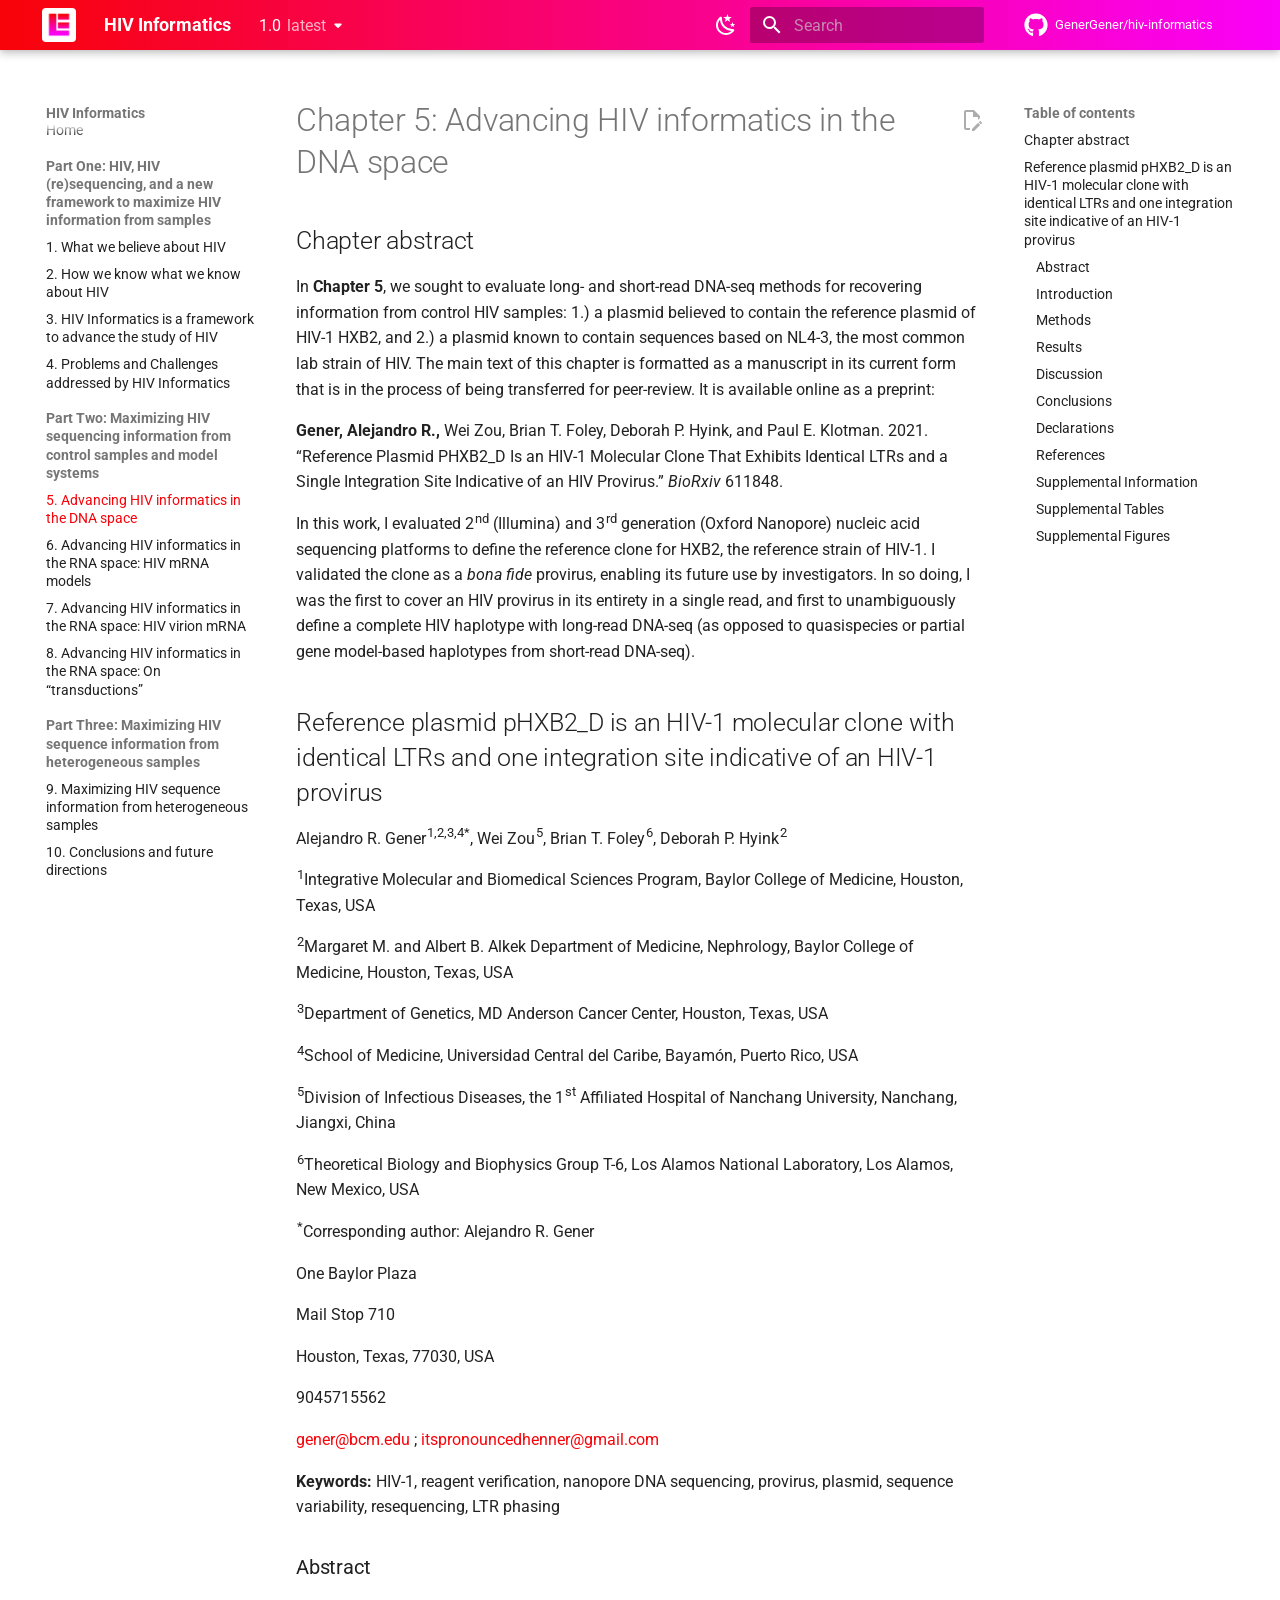
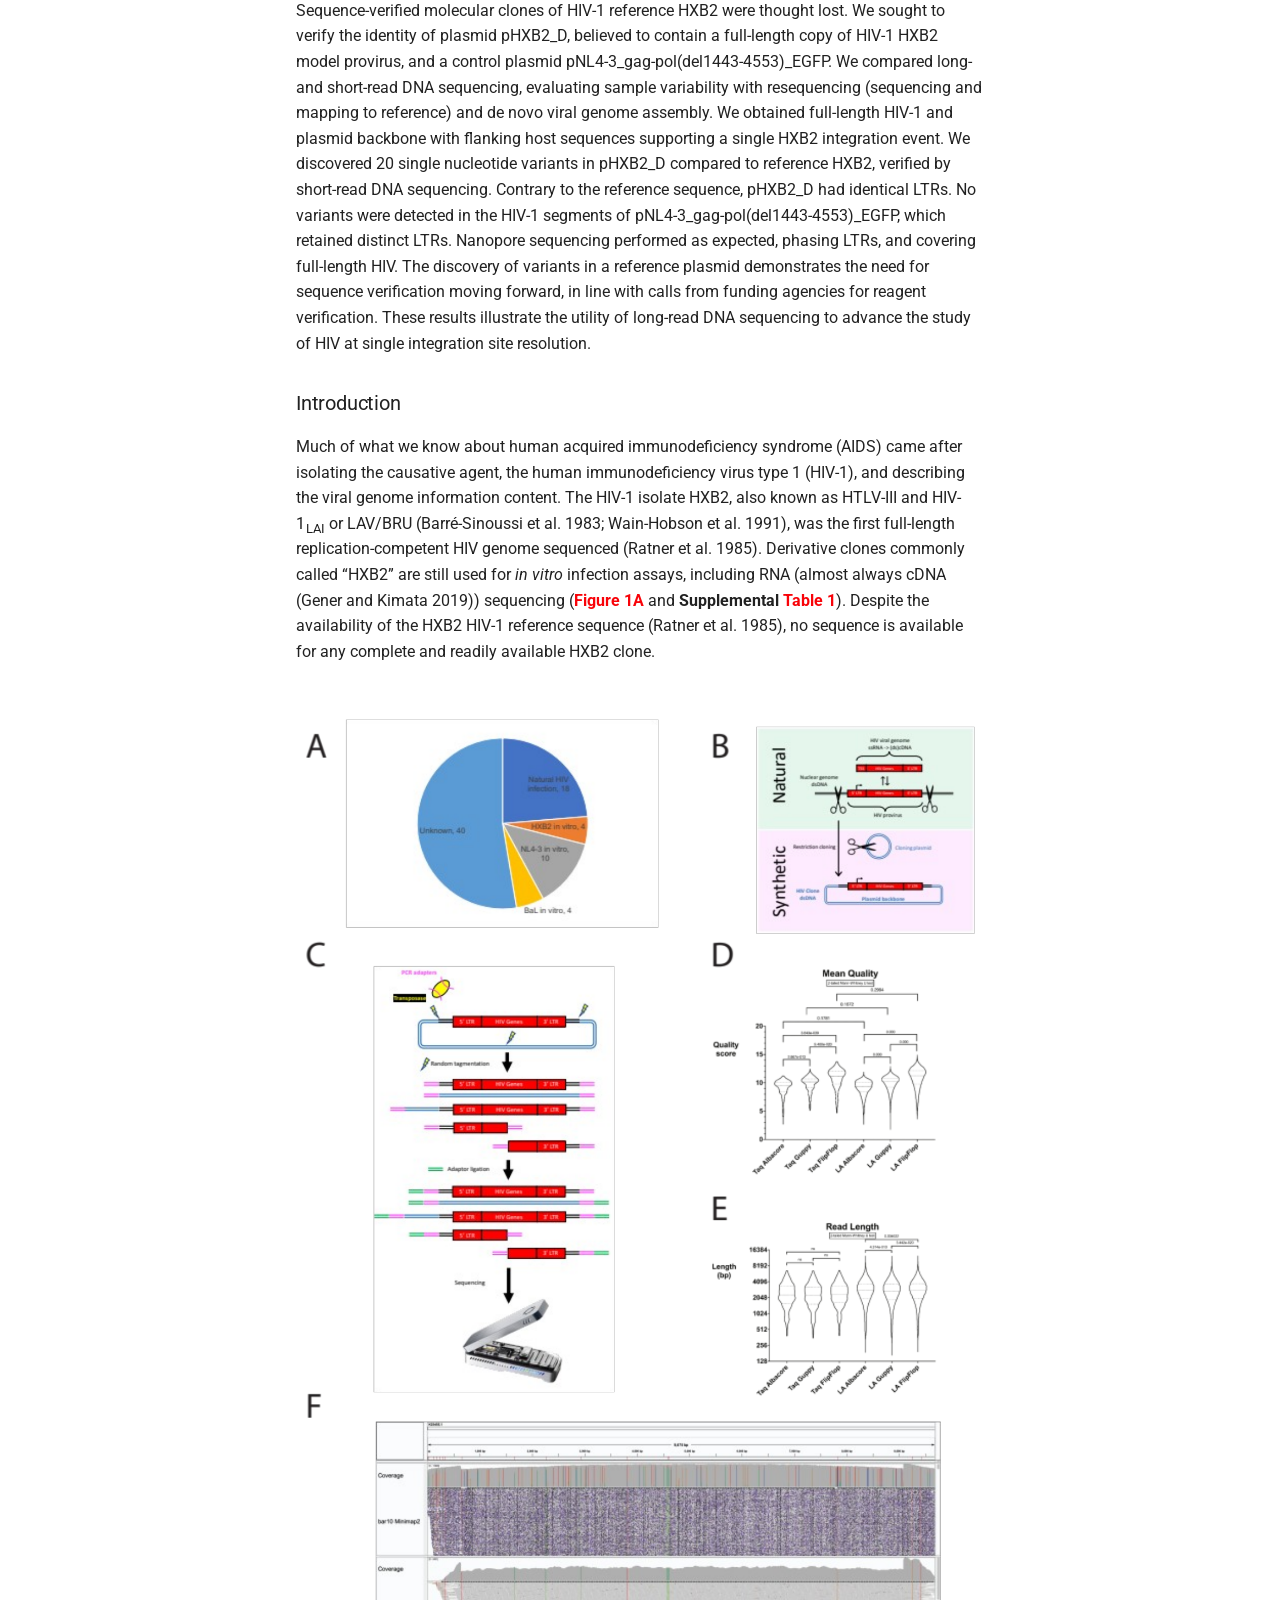
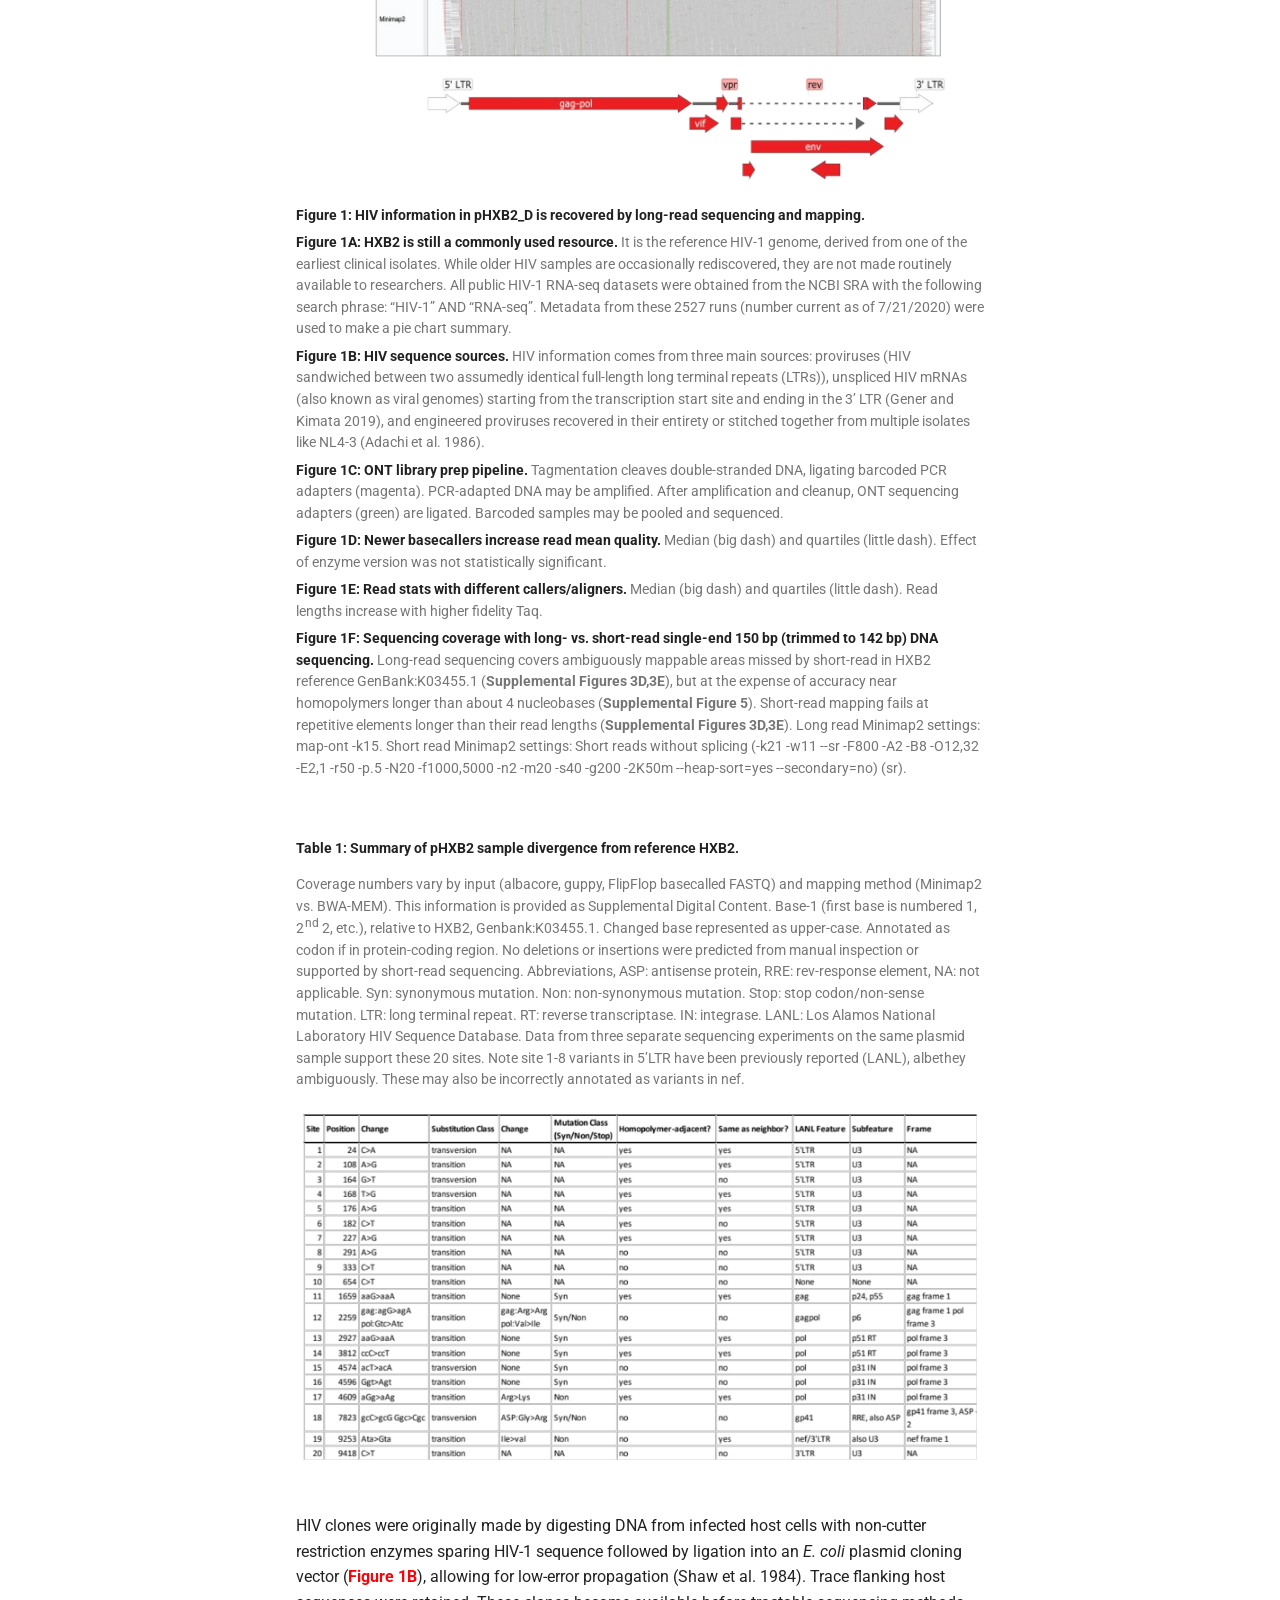
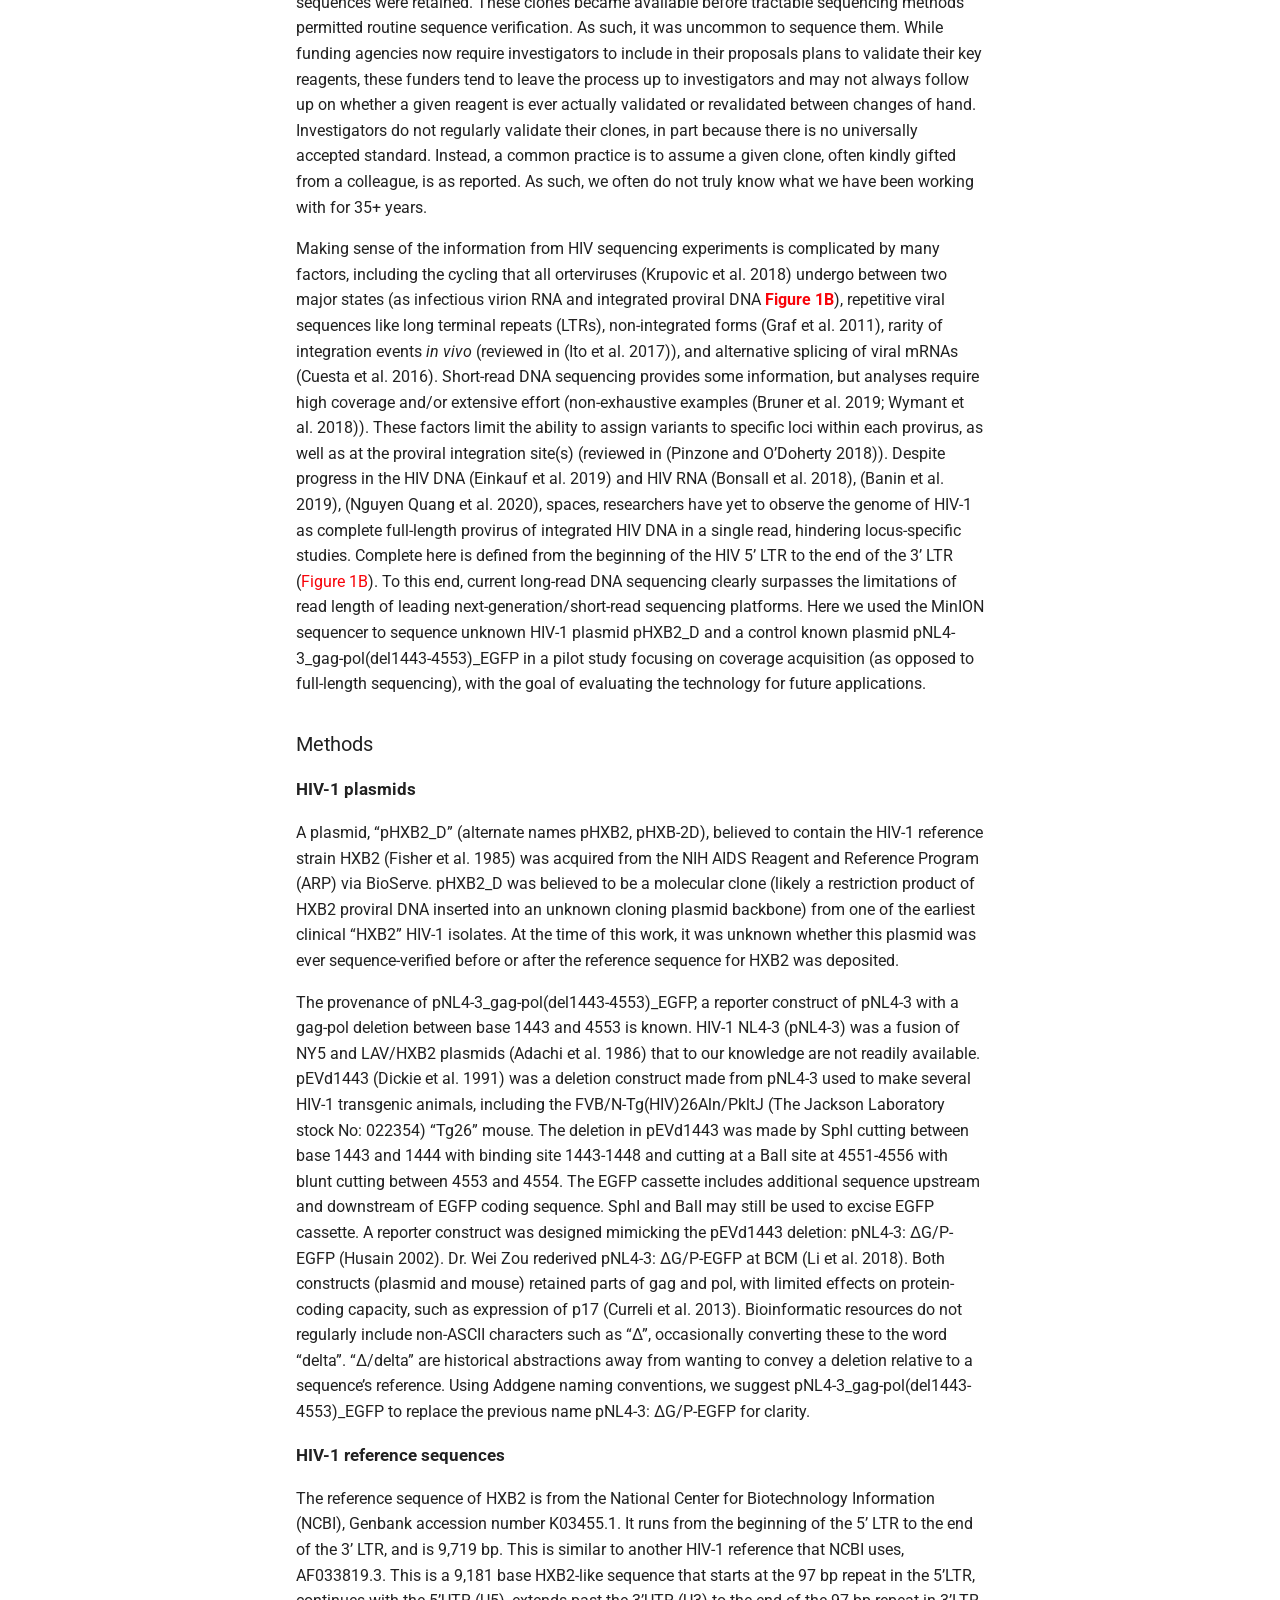
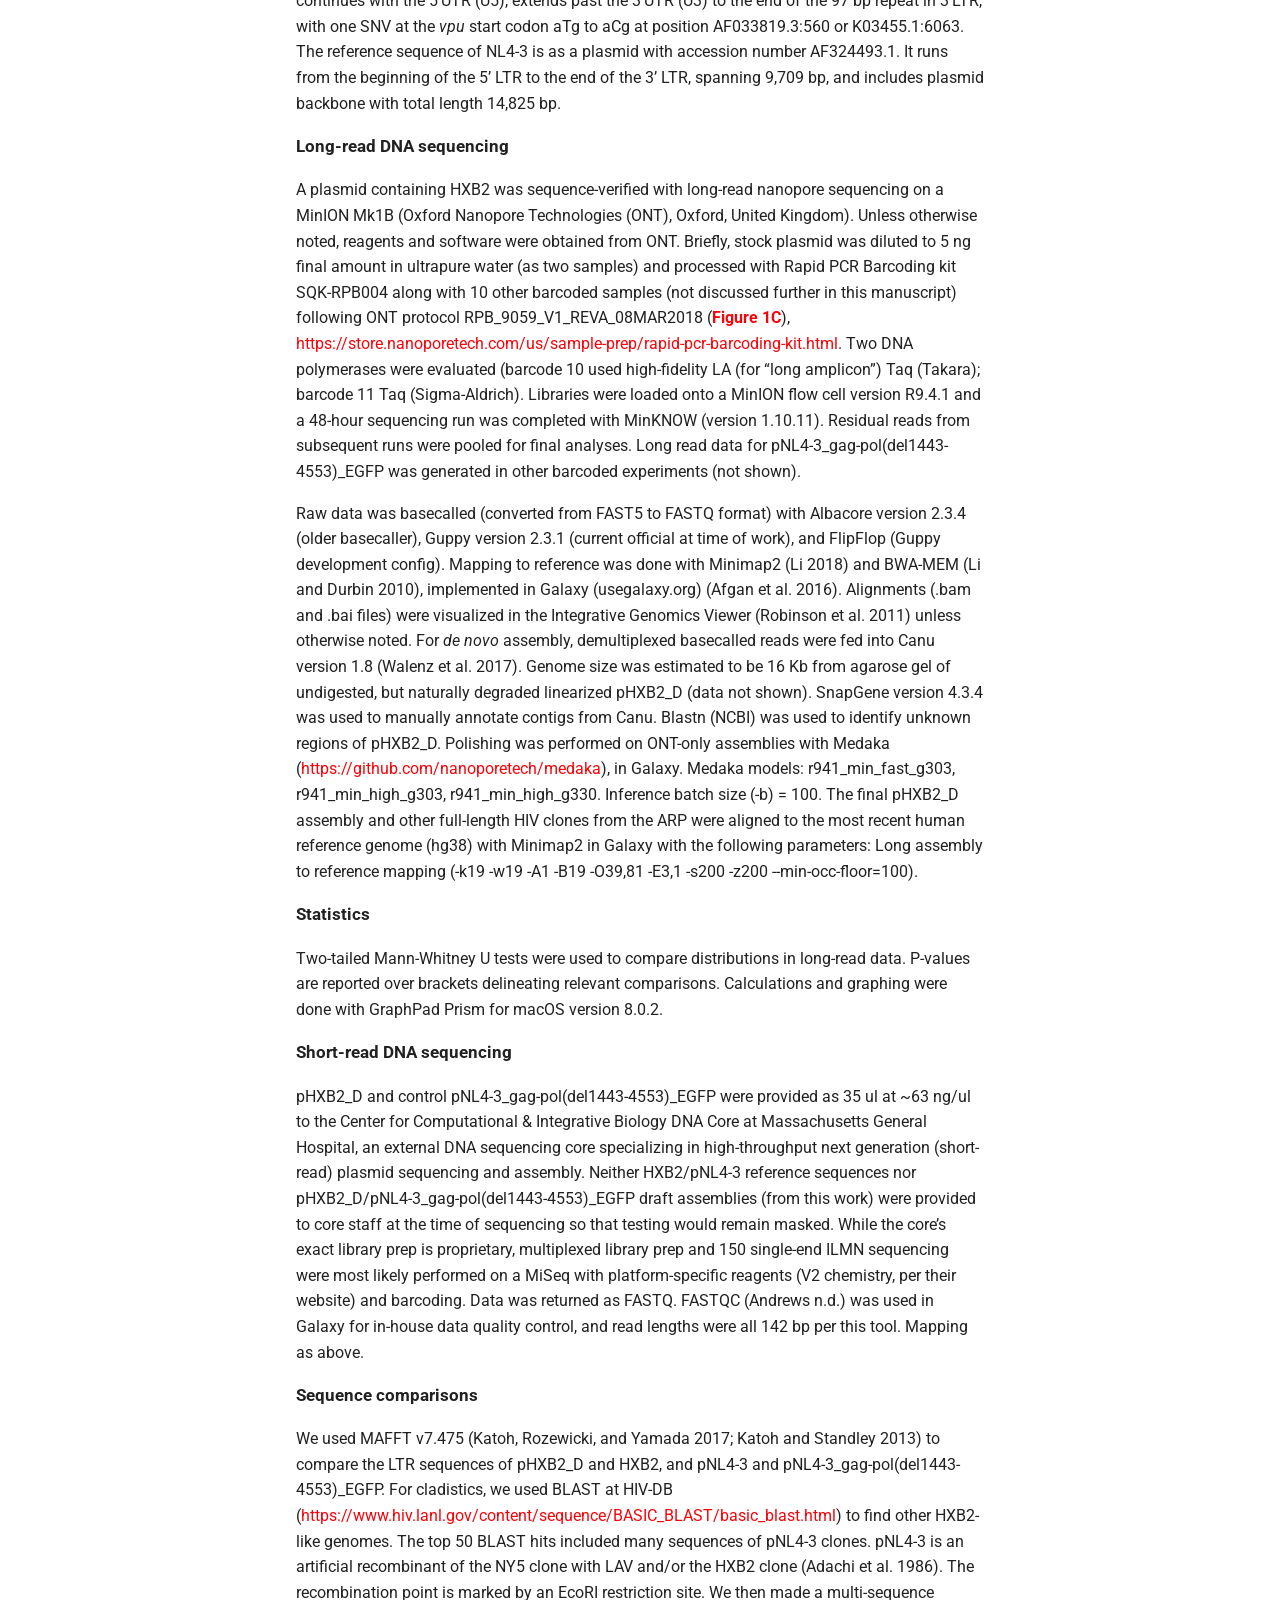
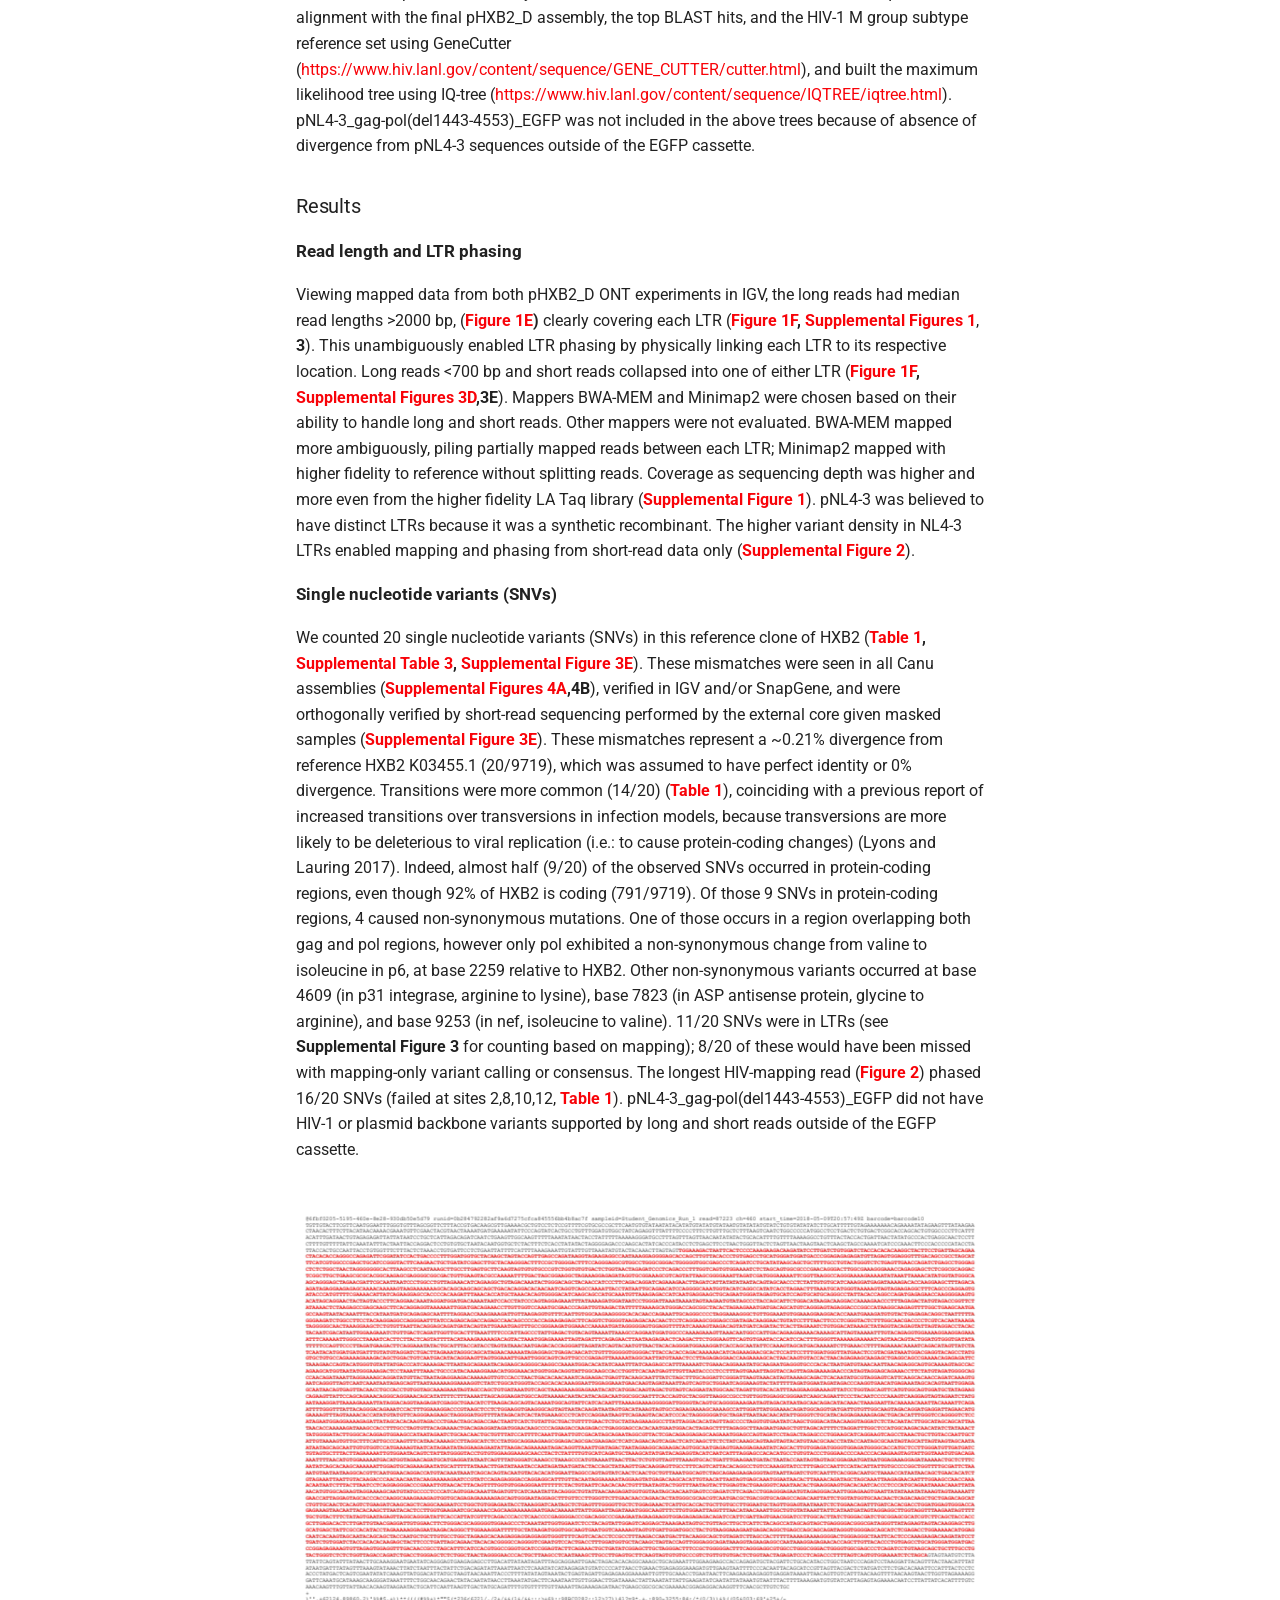
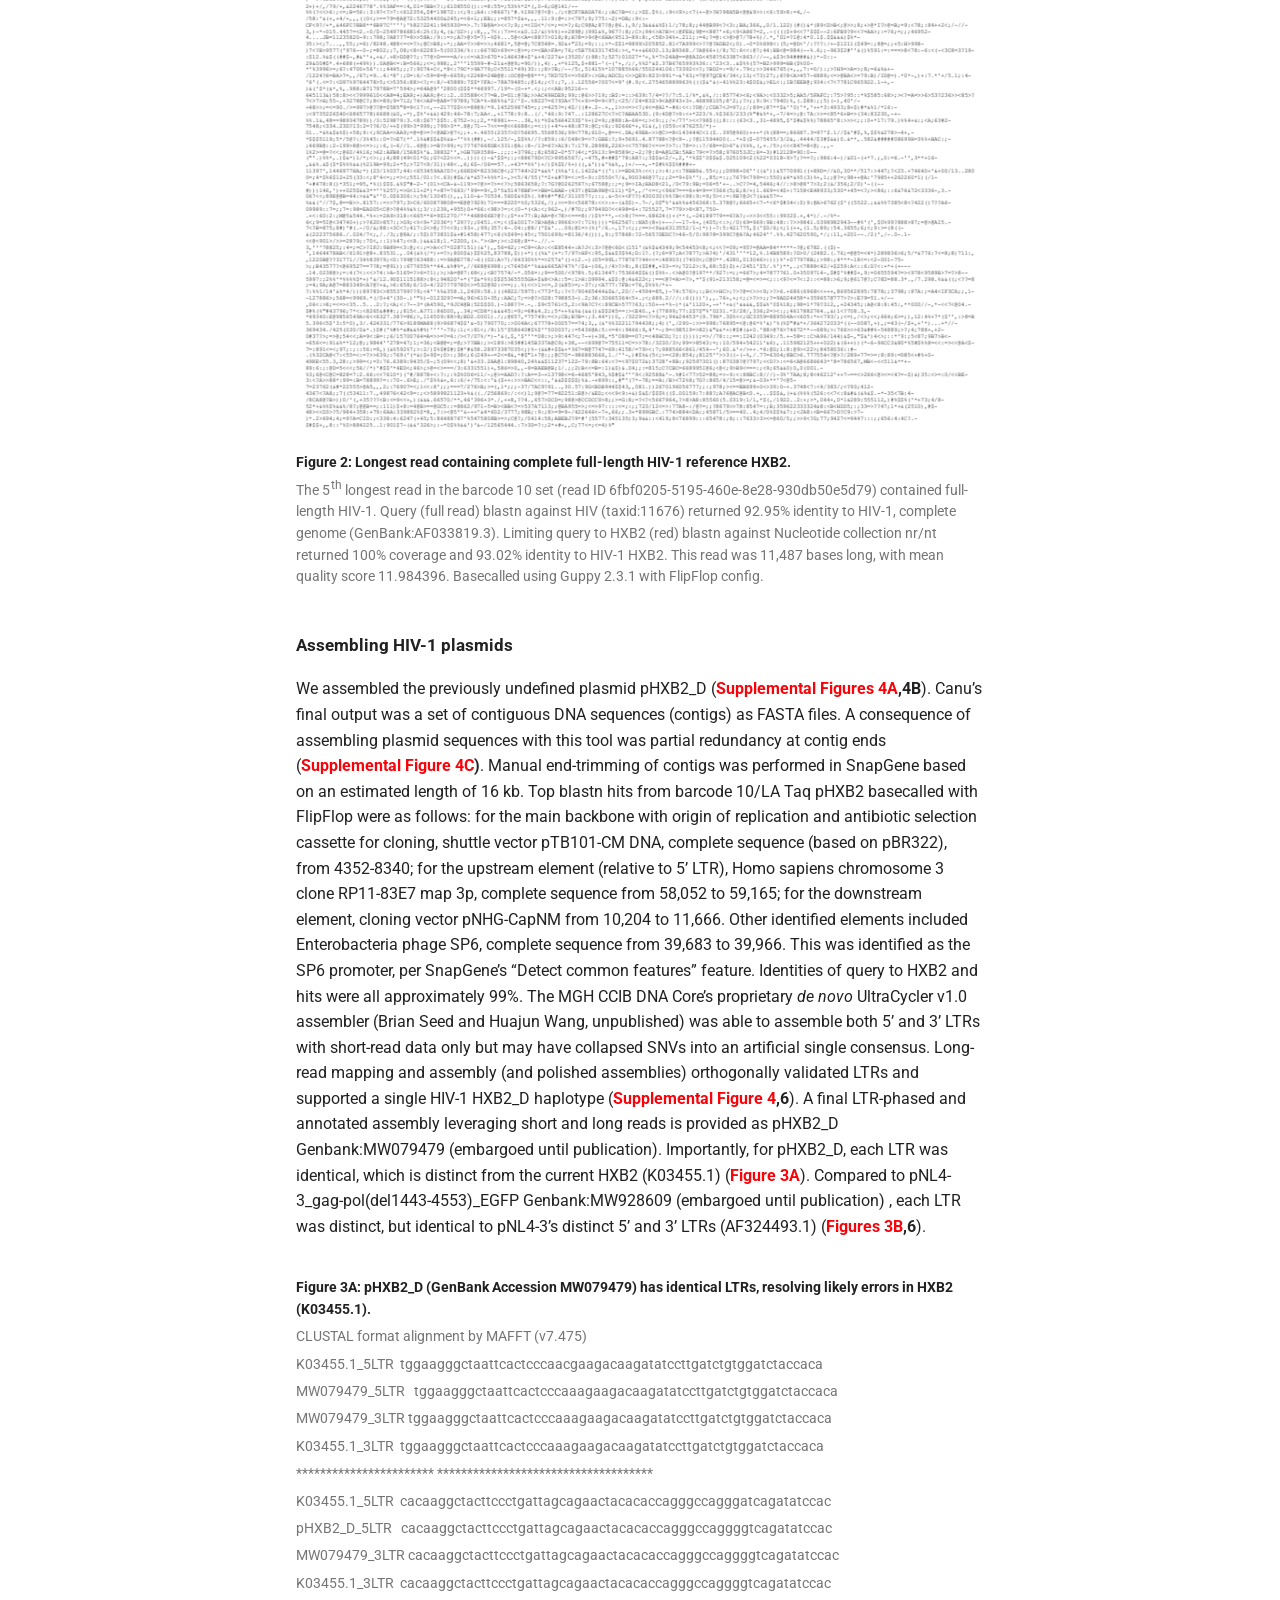
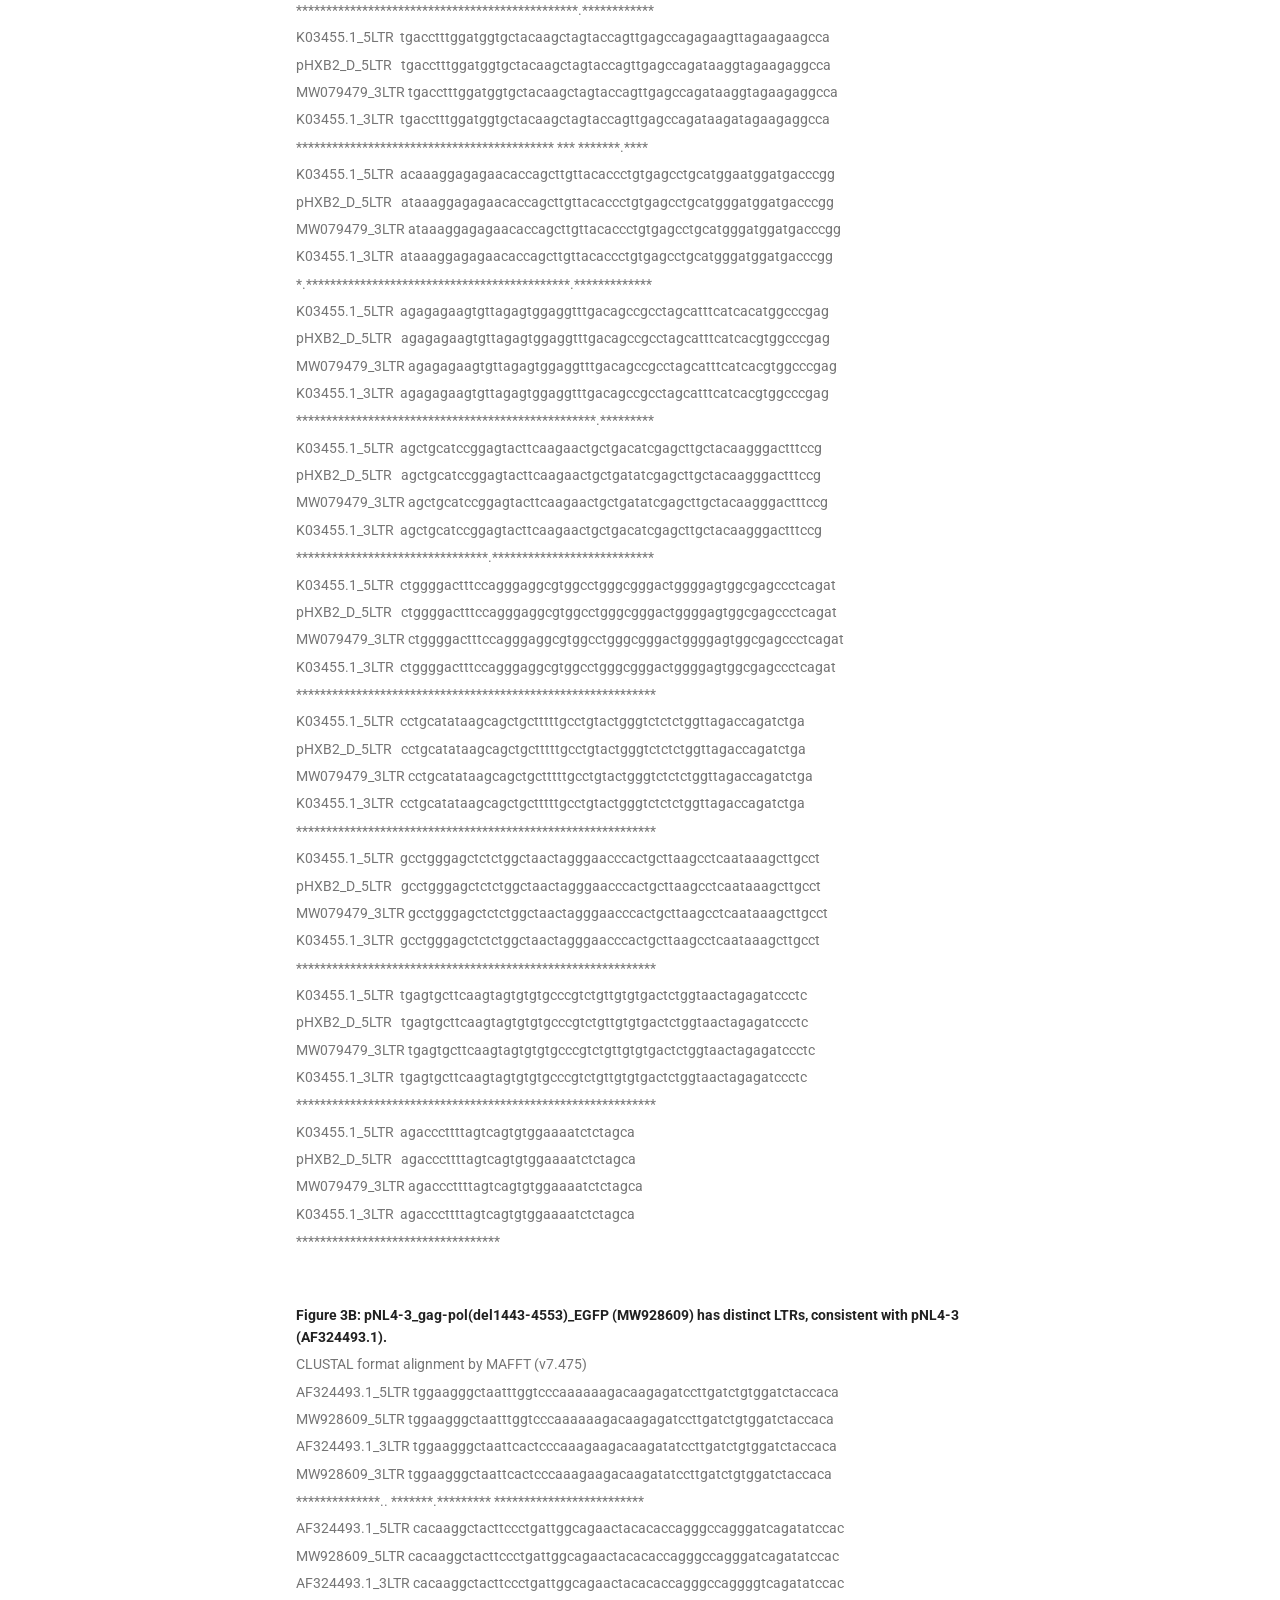
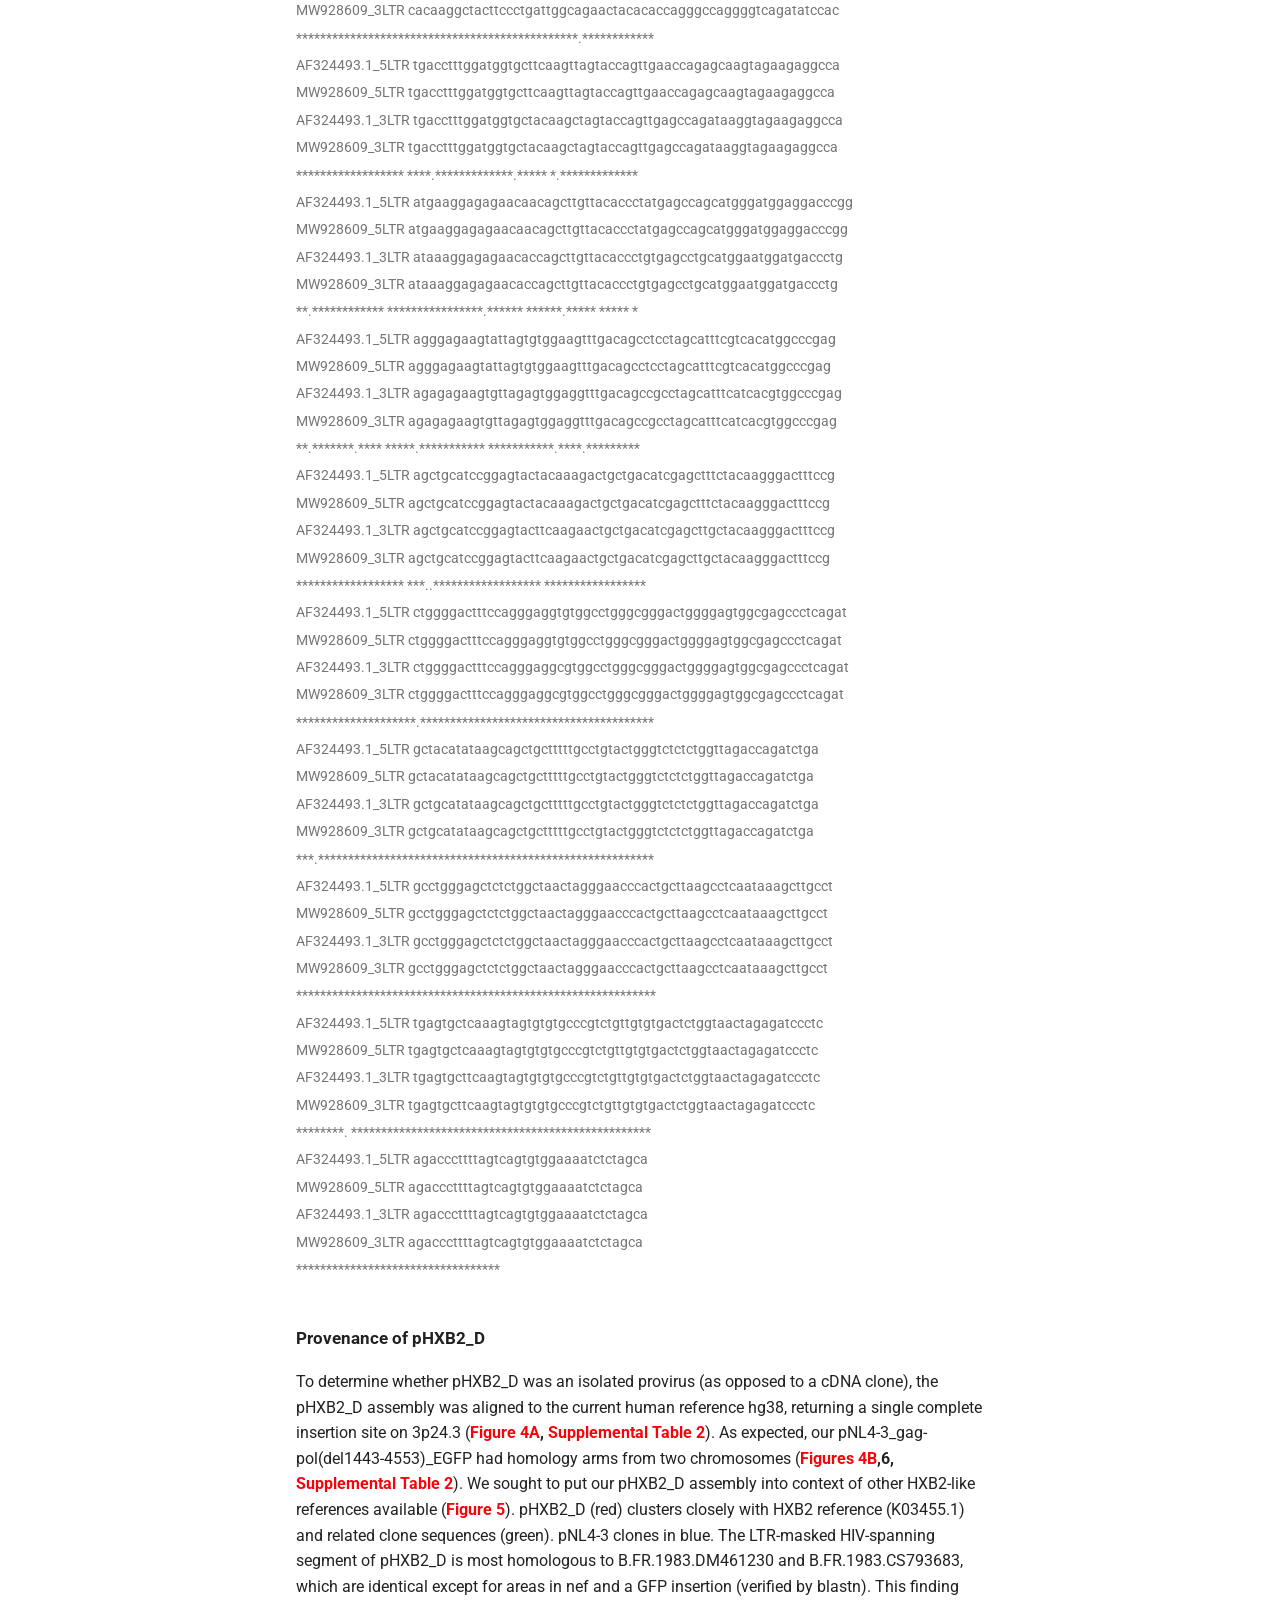
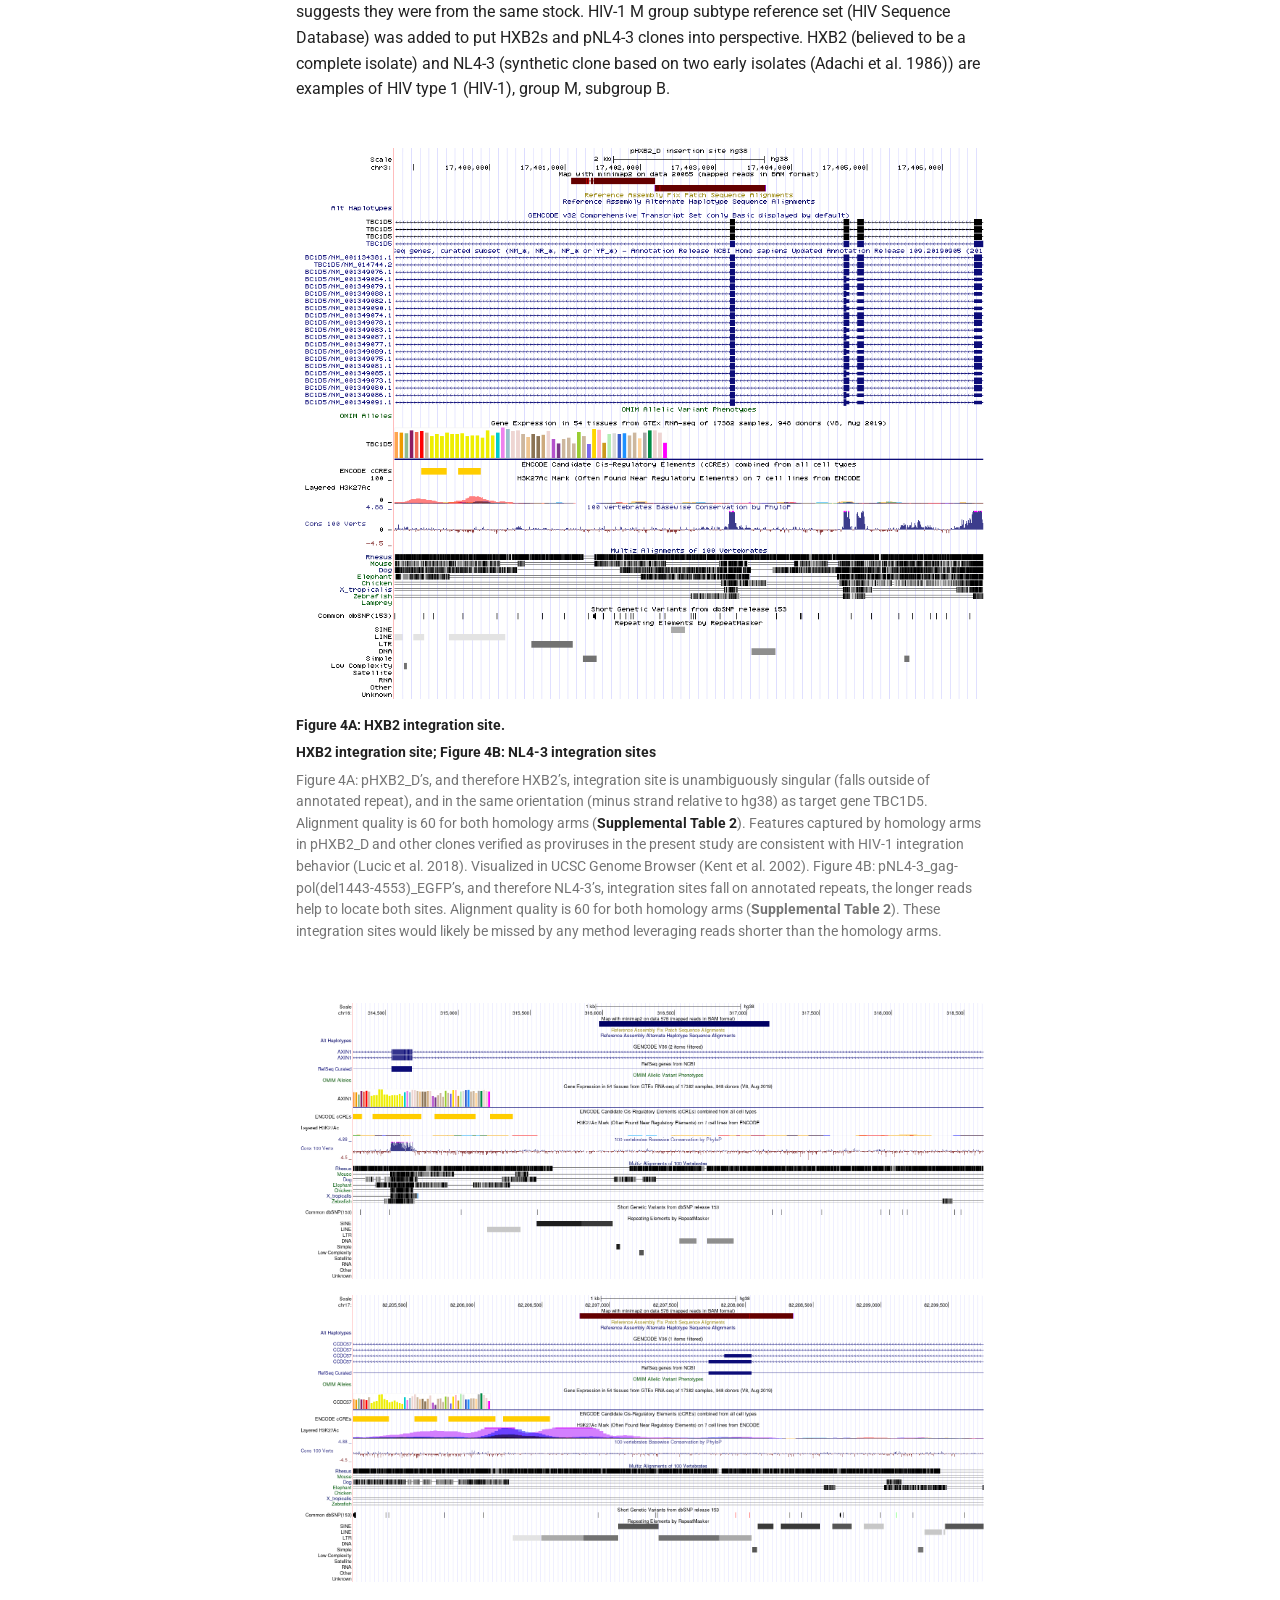
<file: 1.0/05-dna-space/index.html>
<!doctype html>
<html lang="en" class="no-js">
  <head>
    
      <meta charset="utf-8">
      <meta name="viewport" content="width=device-width,initial-scale=1">
      
        <meta name="description" content="HIV Informatics: a framework unifying HIV models, nucleic acid (re)sequencing, bioinformatics, and validation to maximize HIV information from samples.">
      
      
        <meta name="author" content="Alejandro Rafael Gener">
      
      
        <link rel="canonical" href="https://genergener.github.io/hiv-informatics/1.0/05-dna-space/">
      
      
        <link rel="prev" href="../04-problems-and-challenges/">
      
      
        <link rel="next" href="../06-rna-space-mrna-models/">
      
      
        
      
      
      <link rel="icon" href="../assets/brand/logo-mark.png">
      <meta name="generator" content="mkdocs-1.6.1, mkdocs-material-9.7.7">
    
    
      
        <title>5. Advancing HIV informatics in the DNA space - HIV Informatics</title>
      
    
    
      <link rel="stylesheet" href="../assets/stylesheets/main.ec1eaa64.min.css">
      
        
        <link rel="stylesheet" href="../assets/stylesheets/palette.ab4e12ef.min.css">
      
      


    
    
      
    
    
      
        
        
        <link rel="preconnect" href="https://fonts.gstatic.com" crossorigin>
        <link rel="stylesheet" href="https://fonts.googleapis.com/css?family=Roboto:300,300i,400,400i,700,700i%7CRoboto+Mono:400,400i,700,700i&display=fallback">
        <style>:root{--md-text-font:"Roboto";--md-code-font:"Roboto Mono"}</style>
      
    
    
      <link rel="stylesheet" href="../stylesheets/extra.css">
    
    <script>__md_scope=new URL("..",location),__md_hash=e=>[...e].reduce(((e,_)=>(e<<5)-e+_.charCodeAt(0)),0),__md_get=(e,_=localStorage,t=__md_scope)=>JSON.parse(_.getItem(t.pathname+"."+e)),__md_set=(e,_,t=localStorage,a=__md_scope)=>{try{t.setItem(a.pathname+"."+e,JSON.stringify(_))}catch(e){}}</script>
    
      

    
    
  </head>
  
  
    
    
      
    
    
    
    
    <body dir="ltr" data-md-color-scheme="default" data-md-color-primary="custom" data-md-color-accent="custom">
  
    
    <input class="md-toggle" data-md-toggle="drawer" type="checkbox" id="__drawer" autocomplete="off">
    <input class="md-toggle" data-md-toggle="search" type="checkbox" id="__search" autocomplete="off">
    <label class="md-overlay" for="__drawer"></label>
    <div data-md-component="skip">
      
        
        <a href="#chapter-5-advancing-hiv-informatics-in-the-dna-space" class="md-skip">
          Skip to content
        </a>
      
    </div>
    <div data-md-component="announce">
      
    </div>
    
      <div data-md-color-scheme="default" data-md-component="outdated" hidden>
        
      </div>
    
    
      

  

<header class="md-header md-header--shadow" data-md-component="header">
  <nav class="md-header__inner md-grid" aria-label="Header">
    <a href=".." title="HIV Informatics" class="md-header__button md-logo" aria-label="HIV Informatics" data-md-component="logo">
      
  <img src="../assets/brand/logo-mark.png" alt="logo">

    </a>
    <label class="md-header__button md-icon" for="__drawer">
      
      <svg xmlns="http://www.w3.org/2000/svg" viewBox="0 0 24 24"><path d="M3 6h18v2H3zm0 5h18v2H3zm0 5h18v2H3z"/></svg>
    </label>
    <div class="md-header__title" data-md-component="header-title">
      <div class="md-header__ellipsis">
        <div class="md-header__topic">
          <span class="md-ellipsis">
            HIV Informatics
          </span>
        </div>
        <div class="md-header__topic" data-md-component="header-topic">
          <span class="md-ellipsis">
            
              5. Advancing HIV informatics in the DNA space
            
          </span>
        </div>
      </div>
    </div>
    
      
        <form class="md-header__option" data-md-component="palette">
  
    
    
    
    <input class="md-option" data-md-color-media="(prefers-color-scheme: light)" data-md-color-scheme="default" data-md-color-primary="custom" data-md-color-accent="custom"  aria-label="Switch to dark mode"  type="radio" name="__palette" id="__palette_0">
    
      <label class="md-header__button md-icon" title="Switch to dark mode" for="__palette_1" hidden>
        <svg xmlns="http://www.w3.org/2000/svg" viewBox="0 0 24 24"><path d="m17.75 4.09-2.53 1.94.91 3.06-2.63-1.81-2.63 1.81.91-3.06-2.53-1.94L12.44 4l1.06-3 1.06 3zm3.5 6.91-1.64 1.25.59 1.98-1.7-1.17-1.7 1.17.59-1.98L15.75 11l2.06-.05L18.5 9l.69 1.95zm-2.28 4.95c.83-.08 1.72 1.1 1.19 1.85-.32.45-.66.87-1.08 1.27C15.17 23 8.84 23 4.94 19.07c-3.91-3.9-3.91-10.24 0-14.14.4-.4.82-.76 1.27-1.08.75-.53 1.93.36 1.85 1.19-.27 2.86.69 5.83 2.89 8.02a9.96 9.96 0 0 0 8.02 2.89m-1.64 2.02a12.08 12.08 0 0 1-7.8-3.47c-2.17-2.19-3.33-5-3.49-7.82-2.81 3.14-2.7 7.96.31 10.98 3.02 3.01 7.84 3.12 10.98.31"/></svg>
      </label>
    
  
    
    
    
    <input class="md-option" data-md-color-media="(prefers-color-scheme: dark)" data-md-color-scheme="slate" data-md-color-primary="custom" data-md-color-accent="custom"  aria-label="Switch to light mode"  type="radio" name="__palette" id="__palette_1">
    
      <label class="md-header__button md-icon" title="Switch to light mode" for="__palette_0" hidden>
        <svg xmlns="http://www.w3.org/2000/svg" viewBox="0 0 24 24"><path d="M12 7a5 5 0 0 1 5 5 5 5 0 0 1-5 5 5 5 0 0 1-5-5 5 5 0 0 1 5-5m0 2a3 3 0 0 0-3 3 3 3 0 0 0 3 3 3 3 0 0 0 3-3 3 3 0 0 0-3-3m0-7 2.39 3.42C13.65 5.15 12.84 5 12 5s-1.65.15-2.39.42zM3.34 7l4.16-.35A7.2 7.2 0 0 0 5.94 8.5c-.44.74-.69 1.5-.83 2.29zm.02 10 1.76-3.77a7.131 7.131 0 0 0 2.38 4.14zM20.65 7l-1.77 3.79a7.02 7.02 0 0 0-2.38-4.15zm-.01 10-4.14.36c.59-.51 1.12-1.14 1.54-1.86.42-.73.69-1.5.83-2.29zM12 22l-2.41-3.44c.74.27 1.55.44 2.41.44.82 0 1.63-.17 2.37-.44z"/></svg>
      </label>
    
  
</form>
      
    
    
      <script>var palette=__md_get("__palette");if(palette&&palette.color){if("(prefers-color-scheme)"===palette.color.media){var media=matchMedia("(prefers-color-scheme: light)"),input=document.querySelector(media.matches?"[data-md-color-media='(prefers-color-scheme: light)']":"[data-md-color-media='(prefers-color-scheme: dark)']");palette.color.media=input.getAttribute("data-md-color-media"),palette.color.scheme=input.getAttribute("data-md-color-scheme"),palette.color.primary=input.getAttribute("data-md-color-primary"),palette.color.accent=input.getAttribute("data-md-color-accent")}for(var[key,value]of Object.entries(palette.color))document.body.setAttribute("data-md-color-"+key,value)}</script>
    
    
    
      
      
        <label class="md-header__button md-icon" for="__search">
          
          <svg xmlns="http://www.w3.org/2000/svg" viewBox="0 0 24 24"><path d="M9.5 3A6.5 6.5 0 0 1 16 9.5c0 1.61-.59 3.09-1.56 4.23l.27.27h.79l5 5-1.5 1.5-5-5v-.79l-.27-.27A6.52 6.52 0 0 1 9.5 16 6.5 6.5 0 0 1 3 9.5 6.5 6.5 0 0 1 9.5 3m0 2C7 5 5 7 5 9.5S7 14 9.5 14 14 12 14 9.5 12 5 9.5 5"/></svg>
        </label>
        <div class="md-search" data-md-component="search" role="dialog">
  <label class="md-search__overlay" for="__search"></label>
  <div class="md-search__inner" role="search">
    <form class="md-search__form" name="search">
      <input type="text" class="md-search__input" name="query" aria-label="Search" placeholder="Search" autocapitalize="off" autocorrect="off" autocomplete="off" spellcheck="false" data-md-component="search-query" required>
      <label class="md-search__icon md-icon" for="__search">
        
        <svg xmlns="http://www.w3.org/2000/svg" viewBox="0 0 24 24"><path d="M9.5 3A6.5 6.5 0 0 1 16 9.5c0 1.61-.59 3.09-1.56 4.23l.27.27h.79l5 5-1.5 1.5-5-5v-.79l-.27-.27A6.52 6.52 0 0 1 9.5 16 6.5 6.5 0 0 1 3 9.5 6.5 6.5 0 0 1 9.5 3m0 2C7 5 5 7 5 9.5S7 14 9.5 14 14 12 14 9.5 12 5 9.5 5"/></svg>
        
        <svg xmlns="http://www.w3.org/2000/svg" viewBox="0 0 24 24"><path d="M20 11v2H8l5.5 5.5-1.42 1.42L4.16 12l7.92-7.92L13.5 5.5 8 11z"/></svg>
      </label>
      <nav class="md-search__options" aria-label="Search">
        
          <a href="javascript:void(0)" class="md-search__icon md-icon" title="Share" aria-label="Share" data-clipboard data-clipboard-text="" data-md-component="search-share" tabindex="-1">
            
            <svg xmlns="http://www.w3.org/2000/svg" viewBox="0 0 24 24"><path d="M18 16.08c-.76 0-1.44.3-1.96.77L8.91 12.7c.05-.23.09-.46.09-.7s-.04-.47-.09-.7l7.05-4.11c.54.5 1.25.81 2.04.81a3 3 0 0 0 3-3 3 3 0 0 0-3-3 3 3 0 0 0-3 3c0 .24.04.47.09.7L8.04 9.81C7.5 9.31 6.79 9 6 9a3 3 0 0 0-3 3 3 3 0 0 0 3 3c.79 0 1.5-.31 2.04-.81l7.12 4.15c-.05.21-.08.43-.08.66 0 1.61 1.31 2.91 2.92 2.91s2.92-1.3 2.92-2.91A2.92 2.92 0 0 0 18 16.08"/></svg>
          </a>
        
        <button type="reset" class="md-search__icon md-icon" title="Clear" aria-label="Clear" tabindex="-1">
          
          <svg xmlns="http://www.w3.org/2000/svg" viewBox="0 0 24 24"><path d="M19 6.41 17.59 5 12 10.59 6.41 5 5 6.41 10.59 12 5 17.59 6.41 19 12 13.41 17.59 19 19 17.59 13.41 12z"/></svg>
        </button>
      </nav>
      
        <div class="md-search__suggest" data-md-component="search-suggest"></div>
      
    </form>
    <div class="md-search__output">
      <div class="md-search__scrollwrap" tabindex="0" data-md-scrollfix>
        <div class="md-search-result" data-md-component="search-result">
          <div class="md-search-result__meta">
            Initializing search
          </div>
          <ol class="md-search-result__list" role="presentation"></ol>
        </div>
      </div>
    </div>
  </div>
</div>
      
    
    
      <div class="md-header__source">
        <a href="https://github.com/GenerGener/hiv-informatics" title="Go to repository" class="md-source" data-md-component="source">
  <div class="md-source__icon md-icon">
    
    <svg xmlns="http://www.w3.org/2000/svg" viewBox="0 0 512 512"><!--! Font Awesome Free 7.1.0 by @fontawesome - https://fontawesome.com License - https://fontawesome.com/license/free (Icons: CC BY 4.0, Fonts: SIL OFL 1.1, Code: MIT License) Copyright 2025 Fonticons, Inc.--><path d="M173.9 397.4c0 2-2.3 3.6-5.2 3.6-3.3.3-5.6-1.3-5.6-3.6 0-2 2.3-3.6 5.2-3.6 3-.3 5.6 1.3 5.6 3.6m-31.1-4.5c-.7 2 1.3 4.3 4.3 4.9 2.6 1 5.6 0 6.2-2s-1.3-4.3-4.3-5.2c-2.6-.7-5.5.3-6.2 2.3m44.2-1.7c-2.9.7-4.9 2.6-4.6 4.9.3 2 2.9 3.3 5.9 2.6 2.9-.7 4.9-2.6 4.6-4.6-.3-1.9-3-3.2-5.9-2.9M252.8 8C114.1 8 8 113.3 8 252c0 110.9 69.8 205.8 169.5 239.2 12.8 2.3 17.3-5.6 17.3-12.1 0-6.2-.3-40.4-.3-61.4 0 0-70 15-84.7-29.8 0 0-11.4-29.1-27.8-36.6 0 0-22.9-15.7 1.6-15.4 0 0 24.9 2 38.6 25.8 21.9 38.6 58.6 27.5 72.9 20.9 2.3-16 8.8-27.1 16-33.7-55.9-6.2-112.3-14.3-112.3-110.5 0-27.5 7.6-41.3 23.6-58.9-2.6-6.5-11.1-33.3 2.6-67.9 20.9-6.5 69 27 69 27 20-5.6 41.5-8.5 62.8-8.5s42.8 2.9 62.8 8.5c0 0 48.1-33.6 69-27 13.7 34.7 5.2 61.4 2.6 67.9 16 17.7 25.8 31.5 25.8 58.9 0 96.5-58.9 104.2-114.8 110.5 9.2 7.9 17 22.9 17 46.4 0 33.7-.3 75.4-.3 83.6 0 6.5 4.6 14.4 17.3 12.1C436.2 457.8 504 362.9 504 252 504 113.3 391.5 8 252.8 8M105.2 352.9c-1.3 1-1 3.3.7 5.2 1.6 1.6 3.9 2.3 5.2 1 1.3-1 1-3.3-.7-5.2-1.6-1.6-3.9-2.3-5.2-1m-10.8-8.1c-.7 1.3.3 2.9 2.3 3.9 1.6 1 3.6.7 4.3-.7.7-1.3-.3-2.9-2.3-3.9-2-.6-3.6-.3-4.3.7m32.4 35.6c-1.6 1.3-1 4.3 1.3 6.2 2.3 2.3 5.2 2.6 6.5 1 1.3-1.3.7-4.3-1.3-6.2-2.2-2.3-5.2-2.6-6.5-1m-11.4-14.7c-1.6 1-1.6 3.6 0 5.9s4.3 3.3 5.6 2.3c1.6-1.3 1.6-3.9 0-6.2-1.4-2.3-4-3.3-5.6-2"/></svg>
  </div>
  <div class="md-source__repository">
    GenerGener/hiv-informatics
  </div>
</a>
      </div>
    
  </nav>
  
</header>
    
    <div class="md-container" data-md-component="container">
      
      
        
          
        
      
      <main class="md-main" data-md-component="main">
        <div class="md-main__inner md-grid">
          
            
              
              <div class="md-sidebar md-sidebar--primary" data-md-component="sidebar" data-md-type="navigation" >
                <div class="md-sidebar__scrollwrap">
                  <div class="md-sidebar__inner">
                    



<nav class="md-nav md-nav--primary" aria-label="Navigation" data-md-level="0">
  <label class="md-nav__title" for="__drawer">
    <a href=".." title="HIV Informatics" class="md-nav__button md-logo" aria-label="HIV Informatics" data-md-component="logo">
      
  <img src="../assets/brand/logo-mark.png" alt="logo">

    </a>
    HIV Informatics
  </label>
  
    <div class="md-nav__source">
      <a href="https://github.com/GenerGener/hiv-informatics" title="Go to repository" class="md-source" data-md-component="source">
  <div class="md-source__icon md-icon">
    
    <svg xmlns="http://www.w3.org/2000/svg" viewBox="0 0 512 512"><!--! Font Awesome Free 7.1.0 by @fontawesome - https://fontawesome.com License - https://fontawesome.com/license/free (Icons: CC BY 4.0, Fonts: SIL OFL 1.1, Code: MIT License) Copyright 2025 Fonticons, Inc.--><path d="M173.9 397.4c0 2-2.3 3.6-5.2 3.6-3.3.3-5.6-1.3-5.6-3.6 0-2 2.3-3.6 5.2-3.6 3-.3 5.6 1.3 5.6 3.6m-31.1-4.5c-.7 2 1.3 4.3 4.3 4.9 2.6 1 5.6 0 6.2-2s-1.3-4.3-4.3-5.2c-2.6-.7-5.5.3-6.2 2.3m44.2-1.7c-2.9.7-4.9 2.6-4.6 4.9.3 2 2.9 3.3 5.9 2.6 2.9-.7 4.9-2.6 4.6-4.6-.3-1.9-3-3.2-5.9-2.9M252.8 8C114.1 8 8 113.3 8 252c0 110.9 69.8 205.8 169.5 239.2 12.8 2.3 17.3-5.6 17.3-12.1 0-6.2-.3-40.4-.3-61.4 0 0-70 15-84.7-29.8 0 0-11.4-29.1-27.8-36.6 0 0-22.9-15.7 1.6-15.4 0 0 24.9 2 38.6 25.8 21.9 38.6 58.6 27.5 72.9 20.9 2.3-16 8.8-27.1 16-33.7-55.9-6.2-112.3-14.3-112.3-110.5 0-27.5 7.6-41.3 23.6-58.9-2.6-6.5-11.1-33.3 2.6-67.9 20.9-6.5 69 27 69 27 20-5.6 41.5-8.5 62.8-8.5s42.8 2.9 62.8 8.5c0 0 48.1-33.6 69-27 13.7 34.7 5.2 61.4 2.6 67.9 16 17.7 25.8 31.5 25.8 58.9 0 96.5-58.9 104.2-114.8 110.5 9.2 7.9 17 22.9 17 46.4 0 33.7-.3 75.4-.3 83.6 0 6.5 4.6 14.4 17.3 12.1C436.2 457.8 504 362.9 504 252 504 113.3 391.5 8 252.8 8M105.2 352.9c-1.3 1-1 3.3.7 5.2 1.6 1.6 3.9 2.3 5.2 1 1.3-1 1-3.3-.7-5.2-1.6-1.6-3.9-2.3-5.2-1m-10.8-8.1c-.7 1.3.3 2.9 2.3 3.9 1.6 1 3.6.7 4.3-.7.7-1.3-.3-2.9-2.3-3.9-2-.6-3.6-.3-4.3.7m32.4 35.6c-1.6 1.3-1 4.3 1.3 6.2 2.3 2.3 5.2 2.6 6.5 1 1.3-1.3.7-4.3-1.3-6.2-2.2-2.3-5.2-2.6-6.5-1m-11.4-14.7c-1.6 1-1.6 3.6 0 5.9s4.3 3.3 5.6 2.3c1.6-1.3 1.6-3.9 0-6.2-1.4-2.3-4-3.3-5.6-2"/></svg>
  </div>
  <div class="md-source__repository">
    GenerGener/hiv-informatics
  </div>
</a>
    </div>
  
  <ul class="md-nav__list" data-md-scrollfix>
    
      
      
  
  
  
  
    <li class="md-nav__item">
      <a href=".." class="md-nav__link">
        
  
  
  <span class="md-ellipsis">
    
  
    Home
  

    
  </span>
  
  

      </a>
    </li>
  

    
      
      
  
  
  
  
    
    
    
    
      
        
        
      
    
    
    <li class="md-nav__item md-nav__item--section md-nav__item--nested">
      
        
        
        <input class="md-nav__toggle md-toggle " type="checkbox" id="__nav_2" >
        
          
          <label class="md-nav__link" for="__nav_2" id="__nav_2_label" tabindex="">
            
  
  
  <span class="md-ellipsis">
    
  
    Part One: HIV, HIV (re)sequencing, and a new framework to maximize HIV information from samples
  

    
  </span>
  
  

            <span class="md-nav__icon md-icon"></span>
          </label>
        
        <nav class="md-nav" data-md-level="1" aria-labelledby="__nav_2_label" aria-expanded="false">
          <label class="md-nav__title" for="__nav_2">
            <span class="md-nav__icon md-icon"></span>
            
  
    Part One: HIV, HIV (re)sequencing, and a new framework to maximize HIV information from samples
  

          </label>
          <ul class="md-nav__list" data-md-scrollfix>
            
              
                
  
  
  
  
    <li class="md-nav__item">
      <a href="../01-what-we-believe-about-hiv/" class="md-nav__link">
        
  
  
  <span class="md-ellipsis">
    
  
    1. What we believe about HIV
  

    
  </span>
  
  

      </a>
    </li>
  

              
            
              
                
  
  
  
  
    <li class="md-nav__item">
      <a href="../02-how-we-know-what-we-know/" class="md-nav__link">
        
  
  
  <span class="md-ellipsis">
    
  
    2. How we know what we know about HIV
  

    
  </span>
  
  

      </a>
    </li>
  

              
            
              
                
  
  
  
  
    <li class="md-nav__item">
      <a href="../03-hiv-informatics-framework/" class="md-nav__link">
        
  
  
  <span class="md-ellipsis">
    
  
    3. HIV Informatics is a framework to advance the study of HIV
  

    
  </span>
  
  

      </a>
    </li>
  

              
            
              
                
  
  
  
  
    <li class="md-nav__item">
      <a href="../04-problems-and-challenges/" class="md-nav__link">
        
  
  
  <span class="md-ellipsis">
    
  
    4. Problems and Challenges addressed by HIV Informatics
  

    
  </span>
  
  

      </a>
    </li>
  

              
            
          </ul>
        </nav>
      
    </li>
  

    
      
      
  
  
    
  
  
  
    
    
    
    
      
        
        
      
    
    
    <li class="md-nav__item md-nav__item--active md-nav__item--section md-nav__item--nested">
      
        
        
        <input class="md-nav__toggle md-toggle " type="checkbox" id="__nav_3" checked>
        
          
          <label class="md-nav__link" for="__nav_3" id="__nav_3_label" tabindex="">
            
  
  
  <span class="md-ellipsis">
    
  
    Part Two: Maximizing HIV sequencing information from control samples and model systems
  

    
  </span>
  
  

            <span class="md-nav__icon md-icon"></span>
          </label>
        
        <nav class="md-nav" data-md-level="1" aria-labelledby="__nav_3_label" aria-expanded="true">
          <label class="md-nav__title" for="__nav_3">
            <span class="md-nav__icon md-icon"></span>
            
  
    Part Two: Maximizing HIV sequencing information from control samples and model systems
  

          </label>
          <ul class="md-nav__list" data-md-scrollfix>
            
              
                
  
  
    
  
  
  
    <li class="md-nav__item md-nav__item--active">
      
      <input class="md-nav__toggle md-toggle" type="checkbox" id="__toc">
      
      
        
      
      
        <label class="md-nav__link md-nav__link--active" for="__toc">
          
  
  
  <span class="md-ellipsis">
    
  
    5. Advancing HIV informatics in the DNA space
  

    
  </span>
  
  

          <span class="md-nav__icon md-icon"></span>
        </label>
      
      <a href="./" class="md-nav__link md-nav__link--active">
        
  
  
  <span class="md-ellipsis">
    
  
    5. Advancing HIV informatics in the DNA space
  

    
  </span>
  
  

      </a>
      
        

<nav class="md-nav md-nav--secondary" aria-label="Table of contents">
  
  
  
    
  
  
    <label class="md-nav__title" for="__toc">
      <span class="md-nav__icon md-icon"></span>
      Table of contents
    </label>
    <ul class="md-nav__list" data-md-component="toc" data-md-scrollfix>
      
        <li class="md-nav__item">
  <a href="#chapter-abstract" class="md-nav__link">
    <span class="md-ellipsis">
      
        Chapter abstract
      
    </span>
  </a>
  
</li>
      
        <li class="md-nav__item">
  <a href="#reference-plasmid-phxb2_d-is-an-hiv-1-molecular-clone-with-identical-ltrs-and-one-integration-site-indicative-of-an-hiv-1-provirus" class="md-nav__link">
    <span class="md-ellipsis">
      
        Reference plasmid pHXB2_D is an HIV-1 molecular clone with identical LTRs and one integration site indicative of an HIV-1 provirus
      
    </span>
  </a>
  
    <nav class="md-nav" aria-label="Reference plasmid pHXB2_D is an HIV-1 molecular clone with identical LTRs and one integration site indicative of an HIV-1 provirus">
      <ul class="md-nav__list">
        
          <li class="md-nav__item">
  <a href="#abstract" class="md-nav__link">
    <span class="md-ellipsis">
      
        Abstract
      
    </span>
  </a>
  
</li>
        
          <li class="md-nav__item">
  <a href="#introduction" class="md-nav__link">
    <span class="md-ellipsis">
      
        Introduction
      
    </span>
  </a>
  
</li>
        
          <li class="md-nav__item">
  <a href="#methods" class="md-nav__link">
    <span class="md-ellipsis">
      
        Methods
      
    </span>
  </a>
  
</li>
        
          <li class="md-nav__item">
  <a href="#results" class="md-nav__link">
    <span class="md-ellipsis">
      
        Results
      
    </span>
  </a>
  
</li>
        
          <li class="md-nav__item">
  <a href="#discussion" class="md-nav__link">
    <span class="md-ellipsis">
      
        Discussion
      
    </span>
  </a>
  
</li>
        
          <li class="md-nav__item">
  <a href="#conclusions" class="md-nav__link">
    <span class="md-ellipsis">
      
        Conclusions
      
    </span>
  </a>
  
</li>
        
          <li class="md-nav__item">
  <a href="#declarations" class="md-nav__link">
    <span class="md-ellipsis">
      
        Declarations
      
    </span>
  </a>
  
</li>
        
          <li class="md-nav__item">
  <a href="#references" class="md-nav__link">
    <span class="md-ellipsis">
      
        References
      
    </span>
  </a>
  
</li>
        
          <li class="md-nav__item">
  <a href="#supplemental-information" class="md-nav__link">
    <span class="md-ellipsis">
      
        Supplemental Information
      
    </span>
  </a>
  
</li>
        
          <li class="md-nav__item">
  <a href="#supplemental-tables" class="md-nav__link">
    <span class="md-ellipsis">
      
        Supplemental Tables
      
    </span>
  </a>
  
</li>
        
          <li class="md-nav__item">
  <a href="#supplemental-figures" class="md-nav__link">
    <span class="md-ellipsis">
      
        Supplemental Figures
      
    </span>
  </a>
  
</li>
        
      </ul>
    </nav>
  
</li>
      
    </ul>
  
</nav>
      
    </li>
  

              
            
              
                
  
  
  
  
    <li class="md-nav__item">
      <a href="../06-rna-space-mrna-models/" class="md-nav__link">
        
  
  
  <span class="md-ellipsis">
    
  
    6. Advancing HIV informatics in the RNA space: HIV mRNA models
  

    
  </span>
  
  

      </a>
    </li>
  

              
            
              
                
  
  
  
  
    <li class="md-nav__item">
      <a href="../07-rna-space-virion-mrna/" class="md-nav__link">
        
  
  
  <span class="md-ellipsis">
    
  
    7. Advancing HIV informatics in the RNA space: HIV virion mRNA
  

    
  </span>
  
  

      </a>
    </li>
  

              
            
              
                
  
  
  
  
    <li class="md-nav__item">
      <a href="../08-rna-space-transductions/" class="md-nav__link">
        
  
  
  <span class="md-ellipsis">
    
  
    8. Advancing HIV informatics in the RNA space: On “transductions”
  

    
  </span>
  
  

      </a>
    </li>
  

              
            
          </ul>
        </nav>
      
    </li>
  

    
      
      
  
  
  
  
    
    
    
    
      
        
        
      
    
    
    <li class="md-nav__item md-nav__item--section md-nav__item--nested">
      
        
        
        <input class="md-nav__toggle md-toggle " type="checkbox" id="__nav_4" >
        
          
          <label class="md-nav__link" for="__nav_4" id="__nav_4_label" tabindex="">
            
  
  
  <span class="md-ellipsis">
    
  
    Part Three: Maximizing HIV sequence information from heterogeneous samples
  

    
  </span>
  
  

            <span class="md-nav__icon md-icon"></span>
          </label>
        
        <nav class="md-nav" data-md-level="1" aria-labelledby="__nav_4_label" aria-expanded="false">
          <label class="md-nav__title" for="__nav_4">
            <span class="md-nav__icon md-icon"></span>
            
  
    Part Three: Maximizing HIV sequence information from heterogeneous samples
  

          </label>
          <ul class="md-nav__list" data-md-scrollfix>
            
              
                
  
  
  
  
    <li class="md-nav__item">
      <a href="../09-heterogeneous-samples/" class="md-nav__link">
        
  
  
  <span class="md-ellipsis">
    
  
    9. Maximizing HIV sequence information from heterogeneous samples
  

    
  </span>
  
  

      </a>
    </li>
  

              
            
              
                
  
  
  
  
    <li class="md-nav__item">
      <a href="../10-conclusions/" class="md-nav__link">
        
  
  
  <span class="md-ellipsis">
    
  
    10. Conclusions and future directions
  

    
  </span>
  
  

      </a>
    </li>
  

              
            
          </ul>
        </nav>
      
    </li>
  

    
  </ul>
</nav>
                  </div>
                </div>
              </div>
            
            
              
              <div class="md-sidebar md-sidebar--secondary" data-md-component="sidebar" data-md-type="toc" >
                <div class="md-sidebar__scrollwrap">
                  <div class="md-sidebar__inner">
                    

<nav class="md-nav md-nav--secondary" aria-label="Table of contents">
  
  
  
    
  
  
    <label class="md-nav__title" for="__toc">
      <span class="md-nav__icon md-icon"></span>
      Table of contents
    </label>
    <ul class="md-nav__list" data-md-component="toc" data-md-scrollfix>
      
        <li class="md-nav__item">
  <a href="#chapter-abstract" class="md-nav__link">
    <span class="md-ellipsis">
      
        Chapter abstract
      
    </span>
  </a>
  
</li>
      
        <li class="md-nav__item">
  <a href="#reference-plasmid-phxb2_d-is-an-hiv-1-molecular-clone-with-identical-ltrs-and-one-integration-site-indicative-of-an-hiv-1-provirus" class="md-nav__link">
    <span class="md-ellipsis">
      
        Reference plasmid pHXB2_D is an HIV-1 molecular clone with identical LTRs and one integration site indicative of an HIV-1 provirus
      
    </span>
  </a>
  
    <nav class="md-nav" aria-label="Reference plasmid pHXB2_D is an HIV-1 molecular clone with identical LTRs and one integration site indicative of an HIV-1 provirus">
      <ul class="md-nav__list">
        
          <li class="md-nav__item">
  <a href="#abstract" class="md-nav__link">
    <span class="md-ellipsis">
      
        Abstract
      
    </span>
  </a>
  
</li>
        
          <li class="md-nav__item">
  <a href="#introduction" class="md-nav__link">
    <span class="md-ellipsis">
      
        Introduction
      
    </span>
  </a>
  
</li>
        
          <li class="md-nav__item">
  <a href="#methods" class="md-nav__link">
    <span class="md-ellipsis">
      
        Methods
      
    </span>
  </a>
  
</li>
        
          <li class="md-nav__item">
  <a href="#results" class="md-nav__link">
    <span class="md-ellipsis">
      
        Results
      
    </span>
  </a>
  
</li>
        
          <li class="md-nav__item">
  <a href="#discussion" class="md-nav__link">
    <span class="md-ellipsis">
      
        Discussion
      
    </span>
  </a>
  
</li>
        
          <li class="md-nav__item">
  <a href="#conclusions" class="md-nav__link">
    <span class="md-ellipsis">
      
        Conclusions
      
    </span>
  </a>
  
</li>
        
          <li class="md-nav__item">
  <a href="#declarations" class="md-nav__link">
    <span class="md-ellipsis">
      
        Declarations
      
    </span>
  </a>
  
</li>
        
          <li class="md-nav__item">
  <a href="#references" class="md-nav__link">
    <span class="md-ellipsis">
      
        References
      
    </span>
  </a>
  
</li>
        
          <li class="md-nav__item">
  <a href="#supplemental-information" class="md-nav__link">
    <span class="md-ellipsis">
      
        Supplemental Information
      
    </span>
  </a>
  
</li>
        
          <li class="md-nav__item">
  <a href="#supplemental-tables" class="md-nav__link">
    <span class="md-ellipsis">
      
        Supplemental Tables
      
    </span>
  </a>
  
</li>
        
          <li class="md-nav__item">
  <a href="#supplemental-figures" class="md-nav__link">
    <span class="md-ellipsis">
      
        Supplemental Figures
      
    </span>
  </a>
  
</li>
        
      </ul>
    </nav>
  
</li>
      
    </ul>
  
</nav>
                  </div>
                </div>
              </div>
            
          
          
            <div class="md-content" data-md-component="content">
              
              <article class="md-content__inner md-typeset">
                
                  


  
    <a href="https://github.com/GenerGener/hiv-informatics/edit/main/docs/05-dna-space.md" title="Edit this page" class="md-content__button md-icon" rel="edit">
      
      <svg xmlns="http://www.w3.org/2000/svg" viewBox="0 0 24 24"><path d="M10 20H6V4h7v5h5v3.1l2-2V8l-6-6H6c-1.1 0-2 .9-2 2v16c0 1.1.9 2 2 2h4zm10.2-7c.1 0 .3.1.4.2l1.3 1.3c.2.2.2.6 0 .8l-1 1-2.1-2.1 1-1c.1-.1.2-.2.4-.2m0 3.9L14.1 23H12v-2.1l6.1-6.1z"/></svg>
    </a>
  
  


<h1 id="chapter-5-advancing-hiv-informatics-in-the-dna-space">Chapter 5: Advancing HIV informatics in the DNA space<a class="headerlink" href="#chapter-5-advancing-hiv-informatics-in-the-dna-space" title="Permanent link">&para;</a></h1>
<h2 id="chapter-abstract">Chapter abstract<a class="headerlink" href="#chapter-abstract" title="Permanent link">&para;</a></h2>
<p>In <strong>Chapter 5</strong>, we sought to evaluate long- and short-read DNA-seq methods for recovering information from control HIV samples: 1.) a plasmid believed to contain the reference plasmid of HIV-1 HXB2, and 2.) a plasmid known to contain sequences based on NL4-3, the most common lab strain of HIV. The main text of this chapter is formatted as a manuscript in its current form that is in the process of being transferred for peer-review. It is available online as a preprint:</p>
<p><strong>Gener, Alejandro R.,</strong> Wei Zou, Brian T. Foley, Deborah P. Hyink, and Paul E. Klotman. 2021. “Reference Plasmid PHXB2_D Is an HIV-1 Molecular Clone That Exhibits Identical LTRs and a Single Integration Site Indicative of an HIV Provirus.” <em>BioRxiv</em> 611848.</p>
<p>In this work, I evaluated 2<sup>nd</sup> (Illumina) and 3<sup>rd</sup> generation (Oxford Nanopore) nucleic acid sequencing platforms to define the reference clone for HXB2, the reference strain of HIV-1. I validated the clone as a <em>bona fide</em> provirus, enabling its future use by investigators. In so doing, I was the first to cover an HIV provirus in its entirety in a single read, and first to unambiguously define a complete HIV haplotype with long-read DNA-seq (as opposed to quasispecies or partial gene model-based haplotypes from short-read DNA-seq).</p>
<h2 id="reference-plasmid-phxb2_d-is-an-hiv-1-molecular-clone-with-identical-ltrs-and-one-integration-site-indicative-of-an-hiv-1-provirus">Reference plasmid pHXB2_D is an HIV-1 molecular clone with identical LTRs and one integration site indicative of an HIV-1 provirus<a class="headerlink" href="#reference-plasmid-phxb2_d-is-an-hiv-1-molecular-clone-with-identical-ltrs-and-one-integration-site-indicative-of-an-hiv-1-provirus" title="Permanent link">&para;</a></h2>
<p>Alejandro R. Gener<sup>1,2,3,4*</sup>, Wei Zou<sup>5</sup>, Brian T. Foley<sup>6</sup>, Deborah P. Hyink<sup>2</sup></p>
<p><sup>1</sup>Integrative Molecular and Biomedical Sciences Program, Baylor College of Medicine, Houston, Texas, USA</p>
<p><sup>2</sup>Margaret M. and Albert B. Alkek Department of Medicine, Nephrology, Baylor College of Medicine, Houston, Texas, USA</p>
<p><sup>3</sup>Department of Genetics, MD Anderson Cancer Center, Houston, Texas, USA</p>
<p><sup>4</sup>School of Medicine, Universidad Central del Caribe, Bayamón, Puerto Rico, USA</p>
<p><sup>5</sup>Division of Infectious Diseases, the 1<sup>st</sup> Affiliated Hospital of Nanchang University, Nanchang, Jiangxi, China</p>
<p><sup>6</sup>Theoretical Biology and Biophysics Group T-6, Los Alamos National Laboratory, Los Alamos, New Mexico, USA</p>
<p><sup>*</sup>Corresponding author: Alejandro R. Gener</p>
<p>One Baylor Plaza</p>
<p>Mail Stop 710</p>
<p>Houston, Texas, 77030, USA</p>
<p>9045715562</p>
<p><a href="&#109;&#97;&#105;&#108;&#116;&#111;&#58;&#103;&#101;&#110;&#101;&#114;&#64;&#98;&#99;&#109;&#46;&#101;&#100;&#117;">&#103;&#101;&#110;&#101;&#114;&#64;&#98;&#99;&#109;&#46;&#101;&#100;&#117;</a> ; <a href="&#109;&#97;&#105;&#108;&#116;&#111;&#58;&#105;&#116;&#115;&#112;&#114;&#111;&#110;&#111;&#117;&#110;&#99;&#101;&#100;&#104;&#101;&#110;&#110;&#101;&#114;&#64;&#103;&#109;&#97;&#105;&#108;&#46;&#99;&#111;&#109;">&#105;&#116;&#115;&#112;&#114;&#111;&#110;&#111;&#117;&#110;&#99;&#101;&#100;&#104;&#101;&#110;&#110;&#101;&#114;&#64;&#103;&#109;&#97;&#105;&#108;&#46;&#99;&#111;&#109;</a></p>
<p><strong>Keywords:</strong> HIV-1, reagent verification, nanopore DNA sequencing, provirus, plasmid, sequence variability, resequencing, LTR phasing</p>
<h3 id="abstract">Abstract<a class="headerlink" href="#abstract" title="Permanent link">&para;</a></h3>
<p>Sequence-verified molecular clones of HIV-1 reference HXB2 were thought lost. We sought to verify the identity of plasmid pHXB2_D, believed to contain a full-length copy of HIV-1 HXB2 model provirus, and a control plasmid pNL4-3_gag-pol(del1443-4553)_EGFP. We compared long- and short-read DNA sequencing, evaluating sample variability with resequencing (sequencing and mapping to reference) and de novo viral genome assembly. We obtained full-length HIV-1 and plasmid backbone with flanking host sequences supporting a single HXB2 integration event. We discovered 20 single nucleotide variants in pHXB2_D compared to reference HXB2, verified by short-read DNA sequencing. Contrary to the reference sequence, pHXB2_D had identical LTRs. No variants were detected in the HIV-1 segments of pNL4-3_gag-pol(del1443-4553)_EGFP, which retained distinct LTRs. Nanopore sequencing performed as expected, phasing LTRs, and covering full-length HIV. The discovery of variants in a reference plasmid demonstrates the need for sequence verification moving forward, in line with calls from funding agencies for reagent verification. These results illustrate the utility of long-read DNA sequencing to advance the study of HIV at single integration site resolution.</p>
<h3 id="introduction">Introduction<a class="headerlink" href="#introduction" title="Permanent link">&para;</a></h3>
<p>Much of what we know about human acquired immunodeficiency syndrome (AIDS) came after isolating the causative agent, the human immunodeficiency virus type 1 (HIV-1), and describing the viral genome information content. The HIV-1 isolate HXB2, also known as HTLV-III and HIV-1<sub>LAI</sub> or LAV/BRU (Barré-Sinoussi et al. 1983; Wain-Hobson et al. 1991), was the first full-length replication-competent HIV genome sequenced (Ratner et al. 1985). Derivative clones commonly called “HXB2” are still used for <em>in vitro</em> infection assays, including RNA (almost always cDNA (Gener and Kimata 2019)) sequencing (<strong><a href="#figure-1">Figure 1A</a></strong> and <strong>Supplemental</strong> <strong><a href="#table-1">Table 1</a></strong>). Despite the availability of the HXB2 HIV-1 reference sequence (Ratner et al. 1985), no sequence is available for any complete and readily available HXB2 clone.</p>
<figure class="book-figure" id="figure-1">
<p><img alt="Figure 1: HIV information in pHXB2_D is recovered by long-read sequencing and mapping." loading="lazy" src="../assets/ch05/media/image3.png" /></p>
<figcaption>
<p><strong>Figure 1: HIV information in pHXB2_D is recovered by long-read sequencing and mapping.</strong></p>
<p><strong>Figure 1A: HXB2 is still a commonly used resource.</strong> It is the reference HIV-1 genome, derived from one of the earliest clinical isolates. While older HIV samples are occasionally rediscovered, they are not made routinely available to researchers. All public HIV-1 RNA-seq datasets were obtained from the NCBI SRA with the following search phrase: “HIV-1” AND “RNA-seq”. Metadata from these 2527 runs (number current as of 7/21/2020) were used to make a pie chart summary.</p>
<p><strong>Figure 1B: HIV sequence sources.</strong> HIV information comes from three main sources: proviruses (HIV sandwiched between two assumedly identical full-length long terminal repeats (LTRs)), unspliced HIV mRNAs (also known as viral genomes) starting from the transcription start site and ending in the 3’ LTR (Gener and Kimata 2019), and engineered proviruses recovered in their entirety or stitched together from multiple isolates like NL4-3 (Adachi et al. 1986).</p>
<p><strong>Figure 1C: ONT library prep pipeline.</strong> Tagmentation cleaves double-stranded DNA, ligating barcoded PCR adapters (magenta). PCR-adapted DNA may be amplified. After amplification and cleanup, ONT sequencing adapters (green) are ligated. Barcoded samples may be pooled and sequenced.</p>
<p><strong>Figure 1D: Newer basecallers increase read mean quality.</strong> Median (big dash) and quartiles (little dash). Effect of enzyme version was not statistically significant.</p>
<p><strong>Figure 1E: Read stats with different callers/aligners.</strong> Median (big dash) and quartiles (little dash). Read lengths increase with higher fidelity Taq.</p>
<p><strong>Figure 1F: Sequencing coverage with long- vs. short-read single-end 150 bp (trimmed to 142 bp) DNA sequencing.</strong> Long-read sequencing covers ambiguously mappable areas missed by short-read in HXB2 reference GenBank:K03455.1 (<strong>Supplemental Figures 3D,3E</strong>), but at the expense of accuracy near homopolymers longer than about 4 nucleobases (<strong>Supplemental Figure 5</strong>). Short-read mapping fails at repetitive elements longer than their read lengths (<strong>Supplemental Figures 3D,3E</strong>). Long read Minimap2 settings: map-ont -k15. Short read Minimap2 settings: Short reads without splicing (-k21 -w11 --sr -F800 -A2 -B8 -O12,32 -E2,1 -r50 -p.5 -N20 -f1000,5000 -n2 -m20 -s40 -g200 -2K50m --heap-sort=yes --secondary=no) (sr).</p>
</figcaption>
</figure>
<figure class="book-table" id="table-1">
<figcaption>
<p><strong>Table 1: Summary of pHXB2 sample divergence from reference HXB2.</strong></p>
<p>Coverage numbers vary by input (albacore, guppy, FlipFlop basecalled FASTQ) and mapping method (Minimap2 vs. BWA-MEM). This information is provided as Supplemental Digital Content. Base-1 (first base is numbered 1, 2<sup>nd</sup> 2, etc.), relative to HXB2, Genbank:K03455.1. Changed base represented as upper-case. Annotated as codon if in protein-coding region. No deletions or insertions were predicted from manual inspection or supported by short-read sequencing. Abbreviations, ASP: antisense protein, RRE: rev-response element, NA: not applicable. Syn: synonymous mutation. Non: non-synonymous mutation. Stop: stop codon/non-sense mutation. LTR: long terminal repeat. RT: reverse transcriptase. IN: integrase. LANL: Los Alamos National Laboratory HIV Sequence Database. Data from three separate sequencing experiments on the same plasmid sample support these 20 sites. Note site 1-8 variants in 5’LTR have been previously reported (LANL), albethey ambiguously. These may also be incorrectly annotated as variants in nef.</p>
</figcaption>
<p><img alt="Table 1: Summary of pHXB2 sample divergence from reference HXB2." loading="lazy" src="../assets/ch05/media/image2.png" /></p>
</figure>
<p>HIV clones were originally made by digesting DNA from infected host cells with non-cutter restriction enzymes sparing HIV-1 sequence followed by ligation into an <em>E. coli</em> plasmid cloning vector (<strong><a href="#figure-1">Figure 1B</a></strong>), allowing for low-error propagation (Shaw et al. 1984). Trace flanking host sequences were retained. These clones became available before tractable sequencing methods permitted routine sequence verification. As such, it was uncommon to sequence them. While funding agencies now require investigators to include in their proposals plans to validate their key reagents, these funders tend to leave the process up to investigators and may not always follow up on whether a given reagent is ever actually validated or revalidated between changes of hand. Investigators do not regularly validate their clones, in part because there is no universally accepted standard. Instead, a common practice is to assume a given clone, often kindly gifted from a colleague, is as reported. As such, we often do not truly know what we have been working with for 35+ years.</p>
<p>Making sense of the information from HIV sequencing experiments is complicated by many factors, including the cycling that all orterviruses (Krupovic et al. 2018) undergo between two major states (as infectious virion RNA and integrated proviral DNA <strong><a href="#figure-1">Figure 1B</a></strong>), repetitive viral sequences like long terminal repeats (LTRs), non-integrated forms (Graf et al. 2011), rarity of integration events <em>in vivo</em> (reviewed in (Ito et al. 2017)), and alternative splicing of viral mRNAs (Cuesta et al. 2016). Short-read DNA sequencing provides some information, but analyses require high coverage and/or extensive effort (non-exhaustive examples (Bruner et al. 2019; Wymant et al. 2018)). These factors limit the ability to assign variants to specific loci within each provirus, as well as at the proviral integration site(s) (reviewed in (Pinzone and O’Doherty 2018)). Despite progress in the HIV DNA (Einkauf et al. 2019) and HIV RNA (Bonsall et al. 2018), (Banin et al. 2019), (Nguyen Quang et al. 2020), spaces, researchers have yet to observe the genome of HIV-1 as complete full-length provirus of integrated HIV DNA in a single read, hindering locus-specific studies. Complete here is defined from the beginning of the HIV 5’ LTR to the end of the 3’ LTR (<a href="#figure-1">Figure 1B</a>). To this end, current long-read DNA sequencing clearly surpasses the limitations of read length of leading next-generation/short-read sequencing platforms. Here we used the MinION sequencer to sequence unknown HIV-1 plasmid pHXB2_D and a control known plasmid pNL4-3_gag-pol(del1443-4553)_EGFP in a pilot study focusing on coverage acquisition (as opposed to full-length sequencing), with the goal of evaluating the technology for future applications.</p>
<h3 id="methods">Methods<a class="headerlink" href="#methods" title="Permanent link">&para;</a></h3>
<h4 id="hiv-1-plasmids">HIV-1 plasmids<a class="headerlink" href="#hiv-1-plasmids" title="Permanent link">&para;</a></h4>
<p>A plasmid, “pHXB2_D” (alternate names pHXB2, pHXB-2D), believed to contain the HIV-1 reference strain HXB2 (Fisher et al. 1985) was acquired from the NIH AIDS Reagent and Reference Program (ARP) via BioServe. pHXB2_D was believed to be a molecular clone (likely a restriction product of HXB2 proviral DNA inserted into an unknown cloning plasmid backbone) from one of the earliest clinical “HXB2” HIV-1 isolates. At the time of this work, it was unknown whether this plasmid was ever sequence-verified before or after the reference sequence for HXB2 was deposited.</p>
<p>The provenance of pNL4-3_gag-pol(del1443-4553)_EGFP, a reporter construct of pNL4-3 with a gag-pol deletion between base 1443 and 4553 is known. HIV-1 NL4-3 (pNL4-3) was a fusion of NY5 and LAV/HXB2 plasmids (Adachi et al. 1986) that to our knowledge are not readily available. pEVd1443 (Dickie et al. 1991) was a deletion construct made from pNL4-3 used to make several HIV-1 transgenic animals, including the FVB/N-Tg(HIV)26Aln/PkltJ (The Jackson Laboratory stock No: 022354) “Tg26” mouse. The deletion in pEVd1443 was made by SphI cutting between base 1443 and 1444 with binding site 1443-1448 and cutting at a BalI site at 4551-4556 with blunt cutting between 4553 and 4554. The EGFP cassette includes additional sequence upstream and downstream of EGFP coding sequence. SphI and BalI may still be used to excise EGFP cassette. A reporter construct was designed mimicking the pEVd1443 deletion: pNL4-3: ΔG/P-EGFP (Husain 2002). Dr. Wei Zou rederived pNL4-3: ΔG/P-EGFP at BCM (Li et al. 2018). Both constructs (plasmid and mouse) retained parts of gag and pol, with limited effects on protein-coding capacity, such as expression of p17 (Curreli et al. 2013). Bioinformatic resources do not regularly include non-ASCII characters such as “Δ”, occasionally converting these to the word “delta”. “Δ/delta” are historical abstractions away from wanting to convey a deletion relative to a sequence’s reference. Using Addgene naming conventions, we suggest pNL4-3_gag-pol(del1443-4553)_EGFP to replace the previous name pNL4-3: ΔG/P-EGFP for clarity.</p>
<h4 id="hiv-1-reference-sequences">HIV-1 reference sequences<a class="headerlink" href="#hiv-1-reference-sequences" title="Permanent link">&para;</a></h4>
<p>The reference sequence of HXB2 is from the National Center for Biotechnology Information (NCBI), Genbank accession number K03455.1. It runs from the beginning of the 5’ LTR to the end of the 3’ LTR, and is 9,719 bp. This is similar to another HIV-1 reference that NCBI uses, AF033819.3. This is a 9,181 base HXB2-like sequence that starts at the 97 bp repeat in the 5’LTR, continues with the 5’UTR (U5), extends past the 3’UTR (U3) to the end of the 97 bp repeat in 3’LTR, with one SNV at the <em>vpu</em> start codon aTg to aCg at position AF033819.3:560 or K03455.1:6063. The reference sequence of NL4-3 is as a plasmid with accession number AF324493.1. It runs from the beginning of the 5’ LTR to the end of the 3’ LTR, spanning 9,709 bp, and includes plasmid backbone with total length 14,825 bp.</p>
<h4 id="long-read-dna-sequencing">Long-read DNA sequencing<a class="headerlink" href="#long-read-dna-sequencing" title="Permanent link">&para;</a></h4>
<p>A plasmid containing HXB2 was sequence-verified with long-read nanopore sequencing on a MinION Mk1B (Oxford Nanopore Technologies (ONT), Oxford, United Kingdom). Unless otherwise noted, reagents and software were obtained from ONT. Briefly, stock plasmid was diluted to 5 ng final amount in ultrapure water (as two samples) and processed with Rapid PCR Barcoding kit SQK-RPB004 along with 10 other barcoded samples (not discussed further in this manuscript) following ONT protocol RPB_9059_V1_REVA_08MAR2018 (<strong><a href="#figure-1">Figure 1C</a></strong>), <a href="https://store.nanoporetech.com/us/sample-prep/rapid-pcr-barcoding-kit.html">https://store.nanoporetech.com/us/sample-prep/rapid-pcr-barcoding-kit.html</a>. Two DNA polymerases were evaluated (barcode 10 used high-fidelity LA (for “long amplicon”) Taq (Takara); barcode 11 Taq (Sigma-Aldrich). Libraries were loaded onto a MinION flow cell version R9.4.1 and a 48-hour sequencing run was completed with MinKNOW (version 1.10.11). Residual reads from subsequent runs were pooled for final analyses. Long read data for pNL4-3_gag-pol(del1443-4553)_EGFP was generated in other barcoded experiments (not shown).</p>
<p>Raw data was basecalled (converted from FAST5 to FASTQ format) with Albacore version 2.3.4 (older basecaller), Guppy version 2.3.1 (current official at time of work), and FlipFlop (Guppy development config). Mapping to reference was done with Minimap2 (Li 2018) and BWA-MEM (Li and Durbin 2010), implemented in Galaxy (usegalaxy.org) (Afgan et al. 2016). Alignments (.bam and .bai files) were visualized in the Integrative Genomics Viewer (Robinson et al. 2011) unless otherwise noted. For <em>de novo</em> assembly, demultiplexed basecalled reads were fed into Canu version 1.8 (Walenz et al. 2017). Genome size was estimated to be 16 Kb from agarose gel of undigested, but naturally degraded linearized pHXB2_D (data not shown). SnapGene version 4.3.4 was used to manually annotate contigs from Canu. Blastn (NCBI) was used to identify unknown regions of pHXB2_D. Polishing was performed on ONT-only assemblies with Medaka (<a href="https://github.com/nanoporetech/medaka">https://github.com/nanoporetech/medaka</a>), in Galaxy. Medaka models: r941_min_fast_g303, r941_min_high_g303, r941_min_high_g330. Inference batch size (-b) = 100. The final pHXB2_D assembly and other full-length HIV clones from the ARP were aligned to the most recent human reference genome (hg38) with Minimap2 in Galaxy with the following parameters: Long assembly to reference mapping (-k19 -w19 -A1 -B19 -O39,81 -E3,1 -s200 -z200 --min-occ-floor=100).</p>
<h4 id="statistics">Statistics<a class="headerlink" href="#statistics" title="Permanent link">&para;</a></h4>
<p>Two-tailed Mann-Whitney U tests were used to compare distributions in long-read data. P-values are reported over brackets delineating relevant comparisons. Calculations and graphing were done with GraphPad Prism for macOS version 8.0.2.</p>
<h4 id="short-read-dna-sequencing">Short-read DNA sequencing<a class="headerlink" href="#short-read-dna-sequencing" title="Permanent link">&para;</a></h4>
<p>pHXB2_D and control pNL4-3_gag-pol(del1443-4553)_EGFP were provided as 35 ul at ~63 ng/ul to the Center for Computational &amp; Integrative Biology DNA Core at Massachusetts General Hospital, an external DNA sequencing core specializing in high-throughput next generation (short-read) plasmid sequencing and assembly. Neither HXB2/pNL4-3 reference sequences nor pHXB2_D/pNL4-3_gag-pol(del1443-4553)_EGFP draft assemblies (from this work) were provided to core staff at the time of sequencing so that testing would remain masked. While the core’s exact library prep is proprietary, multiplexed library prep and 150 single-end ILMN sequencing were most likely performed on a MiSeq with platform-specific reagents (V2 chemistry, per their website) and barcoding. Data was returned as FASTQ. FASTQC (Andrews n.d.) was used in Galaxy for in-house data quality control, and read lengths were all 142 bp per this tool. Mapping as above.</p>
<h4 id="sequence-comparisons">Sequence comparisons<a class="headerlink" href="#sequence-comparisons" title="Permanent link">&para;</a></h4>
<p>We used MAFFT v7.475 (Katoh, Rozewicki, and Yamada 2017; Katoh and Standley 2013) to compare the LTR sequences of pHXB2_D and HXB2, and pNL4-3 and pNL4-3_gag-pol(del1443-4553)_EGFP. For cladistics, we used BLAST at HIV-DB (<a href="https://www.hiv.lanl.gov/content/sequence/BASIC_BLAST/basic_blast.html">https://www.hiv.lanl.gov/content/sequence/BASIC_BLAST/basic_blast.html</a>) to find other HXB2-like genomes. The top 50 BLAST hits included many sequences of pNL4-3 clones. pNL4-3 is an artificial recombinant of the NY5 clone with LAV and/or the HXB2 clone (Adachi et al. 1986). The recombination point is marked by an EcoRI restriction site. We then made a multi-sequence alignment with the final pHXB2_D assembly, the top BLAST hits, and the HIV-1 M group subtype reference set using GeneCutter (<a href="https://www.hiv.lanl.gov/content/sequence/GENE_CUTTER/cutter.html">https://www.hiv.lanl.gov/content/sequence/GENE_CUTTER/cutter.html</a>), and built the maximum likelihood tree using IQ-tree (<a href="https://www.hiv.lanl.gov/content/sequence/IQTREE/iqtree.html">https://www.hiv.lanl.gov/content/sequence/IQTREE/iqtree.html</a>). pNL4-3_gag-pol(del1443-4553)_EGFP was not included in the above trees because of absence of divergence from pNL4-3 sequences outside of the EGFP cassette.</p>
<h3 id="results">Results<a class="headerlink" href="#results" title="Permanent link">&para;</a></h3>
<h4 id="read-length-and-ltr-phasing">Read length and LTR phasing<a class="headerlink" href="#read-length-and-ltr-phasing" title="Permanent link">&para;</a></h4>
<p>Viewing mapped data from both pHXB2_D ONT experiments in IGV, the long reads had median read lengths &gt;2000 bp, (<strong><a href="#figure-1">Figure 1E</a>)</strong> clearly covering each LTR (<strong><a href="#figure-1">Figure 1F</a>, <a href="#supplemental-figure-1">Supplemental Figures 1</a></strong>, <strong>3</strong>). This unambiguously enabled LTR phasing by physically linking each LTR to its respective location. Long reads &lt;700 bp and short reads collapsed into one of either LTR (<strong><a href="#figure-1">Figure 1F</a>, <a href="#supplemental-figure-3d">Supplemental Figures 3D</a>,3E</strong>). Mappers BWA-MEM and Minimap2 were chosen based on their ability to handle long and short reads. Other mappers were not evaluated. BWA-MEM mapped more ambiguously, piling partially mapped reads between each LTR; Minimap2 mapped with higher fidelity to reference without splitting reads. Coverage as sequencing depth was higher and more even from the higher fidelity LA Taq library (<strong><a href="#supplemental-figure-1">Supplemental Figure 1</a></strong>). pNL4-3 was believed to have distinct LTRs because it was a synthetic recombinant. The higher variant density in NL4-3 LTRs enabled mapping and phasing from short-read data only (<strong><a href="#supplemental-figure-2">Supplemental Figure 2</a></strong>).</p>
<h4 id="single-nucleotide-variants-snvs">Single nucleotide variants (SNVs)<a class="headerlink" href="#single-nucleotide-variants-snvs" title="Permanent link">&para;</a></h4>
<p>We counted 20 single nucleotide variants (SNVs) in this reference clone of HXB2 (<strong><a href="#table-1">Table 1</a>, <a href="#supplemental-table-3">Supplemental Table 3</a>, <a href="#supplemental-figure-3e">Supplemental Figure 3E</a></strong>). These mismatches were seen in all Canu assemblies (<strong><a href="#supplemental-figure-4a">Supplemental Figures 4A</a>,4B</strong>), verified in IGV and/or SnapGene, and were orthogonally verified by short-read sequencing performed by the external core given masked samples (<strong><a href="#supplemental-figure-3e">Supplemental Figure 3E</a></strong>). These mismatches represent a ~0.21% divergence from reference HXB2 K03455.1 (20/9719), which was assumed to have perfect identity or 0% divergence. Transitions were more common (14/20) (<strong><a href="#table-1">Table 1</a></strong>), coinciding with a previous report of increased transitions over transversions in infection models, because transversions are more likely to be deleterious to viral replication (i.e.: to cause protein-coding changes) (Lyons and Lauring 2017). Indeed, almost half (9/20) of the observed SNVs occurred in protein-coding regions, even though 92% of HXB2 is coding (791/9719). Of those 9 SNVs in protein-coding regions, 4 caused non-synonymous mutations. One of those occurs in a region overlapping both gag and pol regions, however only pol exhibited a non-synonymous change from valine to isoleucine in p6, at base 2259 relative to HXB2. Other non-synonymous variants occurred at base 4609 (in p31 integrase, arginine to lysine), base 7823 (in ASP antisense protein, glycine to arginine), and base 9253 (in nef, isoleucine to valine). 11/20 SNVs were in LTRs (see <strong>Supplemental Figure</strong> <strong>3</strong> for counting based on mapping); 8/20 of these would have been missed with mapping-only variant calling or consensus. The longest HIV-mapping read (<strong><a href="#figure-2">Figure 2</a></strong>) phased 16/20 SNVs (failed at sites 2,8,10,12, <strong><a href="#table-1">Table 1</a></strong>). pNL4-3_gag-pol(del1443-4553)_EGFP did not have HIV-1 or plasmid backbone variants supported by long and short reads outside of the EGFP cassette.</p>
<figure class="book-figure" id="figure-2">
<p><img alt="Figure 2: Longest read containing complete full-length HIV-1 reference HXB2" loading="lazy" src="../assets/ch05/media/image4.png" /></p>
<figcaption>
<p><strong>Figure 2: Longest read containing complete full-length HIV-1 reference HXB2.</strong></p>
<p>The 5<sup>th</sup> longest read in the barcode 10 set (read ID 6fbf0205-5195-460e-8e28-930db50e5d79) contained full-length HIV-1. Query (full read) blastn against HIV (taxid:11676) returned 92.95% identity to HIV-1, complete genome (GenBank:AF033819.3). Limiting query to HXB2 (red) blastn against Nucleotide collection nr/nt returned 100% coverage and 93.02% identity to HIV-1 HXB2. This read was 11,487 bases long, with mean quality score 11.984396. Basecalled using Guppy 2.3.1 with FlipFlop config.</p>
</figcaption>
</figure>
<h4 id="assembling-hiv-1-plasmids">Assembling HIV-1 plasmids<a class="headerlink" href="#assembling-hiv-1-plasmids" title="Permanent link">&para;</a></h4>
<p>We assembled the previously undefined plasmid pHXB2_D (<strong><a href="#supplemental-figure-4a">Supplemental Figures 4A</a>,4B</strong>). Canu’s final output was a set of contiguous DNA sequences (contigs) as FASTA files. A consequence of assembling plasmid sequences with this tool was partial redundancy at contig ends (<strong><a href="#supplemental-figure-4c">Supplemental Figure 4C</a>)</strong>. Manual end-trimming of contigs was performed in SnapGene based on an estimated length of 16 kb. Top blastn hits from barcode 10/LA Taq pHXB2 basecalled with FlipFlop were as follows: for the main backbone with origin of replication and antibiotic selection cassette for cloning, shuttle vector pTB101-CM DNA, complete sequence (based on pBR322), from 4352-8340; for the upstream element (relative to 5’ LTR), Homo sapiens chromosome 3 clone RP11-83E7 map 3p, complete sequence from 58,052 to 59,165; for the downstream element, cloning vector pNHG-CapNM from 10,204 to 11,666. Other identified elements included Enterobacteria phage SP6, complete sequence from 39,683 to 39,966. This was identified as the SP6 promoter, per SnapGene’s “Detect common features” feature. Identities of query to HXB2 and hits were all approximately 99%. The MGH CCIB DNA Core’s proprietary <em>de novo</em> UltraCycler v1.0 assembler (Brian Seed and Huajun Wang, unpublished) was able to assemble both 5’ and 3’ LTRs with short-read data only but may have collapsed SNVs into an artificial single consensus. Long-read mapping and assembly (and polished assemblies) orthogonally validated LTRs and supported a single HIV-1 HXB2_D haplotype (<strong><a href="#supplemental-figure-4a">Supplemental Figure 4</a>,6</strong>). A final LTR-phased and annotated assembly leveraging short and long reads is provided as pHXB2_D Genbank:MW079479 (embargoed until publication). Importantly, for pHXB2_D, each LTR was identical, which is distinct from the current HXB2 (K03455.1) (<strong><a href="#figure-3a">Figure 3A</a></strong>). Compared to pNL4-3_gag-pol(del1443-4553)_EGFP Genbank:MW928609 (embargoed until publication) , each LTR was distinct, but identical to pNL4-3’s distinct 5’ and 3’ LTRs (AF324493.1) (<strong><a href="#figure-3b">Figures 3B</a>,6</strong>).</p>
<figure class="book-figure" id="figure-3a">
<figcaption>
<p><strong>Figure 3A: pHXB2_D (GenBank Accession MW079479) has identical LTRs, resolving likely errors in HXB2 (K03455.1).</strong></p>
<p>CLUSTAL format alignment by MAFFT (v7.475)</p>
<p>K03455.1_5LTR  tggaagggctaattcactcccaacgaagacaagatatccttgatctgtggatctaccaca</p>
<p>MW079479_5LTR   tggaagggctaattcactcccaaagaagacaagatatccttgatctgtggatctaccaca</p>
<p>MW079479_3LTR tggaagggctaattcactcccaaagaagacaagatatccttgatctgtggatctaccaca</p>
<p>K03455.1_3LTR  tggaagggctaattcactcccaaagaagacaagatatccttgatctgtggatctaccaca</p>
<p>*********************** ************************************</p>
<p>K03455.1_5LTR  cacaaggctacttccctgattagcagaactacacaccagggccagggatcagatatccac</p>
<p>pHXB2_D_5LTR   cacaaggctacttccctgattagcagaactacacaccagggccaggggtcagatatccac</p>
<p>MW079479_3LTR cacaaggctacttccctgattagcagaactacacaccagggccaggggtcagatatccac</p>
<p>K03455.1_3LTR  cacaaggctacttccctgattagcagaactacacaccagggccaggggtcagatatccac</p>
<p>***********************************************.************</p>
<p>K03455.1_5LTR  tgacctttggatggtgctacaagctagtaccagttgagccagagaagttagaagaagcca</p>
<p>pHXB2_D_5LTR   tgacctttggatggtgctacaagctagtaccagttgagccagataaggtagaagaggcca</p>
<p>MW079479_3LTR tgacctttggatggtgctacaagctagtaccagttgagccagataaggtagaagaggcca</p>
<p>K03455.1_3LTR  tgacctttggatggtgctacaagctagtaccagttgagccagataagatagaagaggcca</p>
<p>******************************************* *** *******.****</p>
<p>K03455.1_5LTR  acaaaggagagaacaccagcttgttacaccctgtgagcctgcatggaatggatgacccgg</p>
<p>pHXB2_D_5LTR   ataaaggagagaacaccagcttgttacaccctgtgagcctgcatgggatggatgacccgg</p>
<p>MW079479_3LTR ataaaggagagaacaccagcttgttacaccctgtgagcctgcatgggatggatgacccgg</p>
<p>K03455.1_3LTR  ataaaggagagaacaccagcttgttacaccctgtgagcctgcatgggatggatgacccgg</p>
<p>*.********************************************.*************</p>
<p>K03455.1_5LTR  agagagaagtgttagagtggaggtttgacagccgcctagcatttcatcacatggcccgag</p>
<p>pHXB2_D_5LTR   agagagaagtgttagagtggaggtttgacagccgcctagcatttcatcacgtggcccgag</p>
<p>MW079479_3LTR agagagaagtgttagagtggaggtttgacagccgcctagcatttcatcacgtggcccgag</p>
<p>K03455.1_3LTR  agagagaagtgttagagtggaggtttgacagccgcctagcatttcatcacgtggcccgag</p>
<p>**************************************************.*********</p>
<p>K03455.1_5LTR  agctgcatccggagtacttcaagaactgctgacatcgagcttgctacaagggactttccg</p>
<p>pHXB2_D_5LTR   agctgcatccggagtacttcaagaactgctgatatcgagcttgctacaagggactttccg</p>
<p>MW079479_3LTR agctgcatccggagtacttcaagaactgctgatatcgagcttgctacaagggactttccg</p>
<p>K03455.1_3LTR  agctgcatccggagtacttcaagaactgctgacatcgagcttgctacaagggactttccg</p>
<p>********************************.***************************</p>
<p>K03455.1_5LTR  ctggggactttccagggaggcgtggcctgggcgggactggggagtggcgagccctcagat</p>
<p>pHXB2_D_5LTR   ctggggactttccagggaggcgtggcctgggcgggactggggagtggcgagccctcagat</p>
<p>MW079479_3LTR ctggggactttccagggaggcgtggcctgggcgggactggggagtggcgagccctcagat</p>
<p>K03455.1_3LTR  ctggggactttccagggaggcgtggcctgggcgggactggggagtggcgagccctcagat</p>
<p>************************************************************</p>
<p>K03455.1_5LTR  cctgcatataagcagctgctttttgcctgtactgggtctctctggttagaccagatctga</p>
<p>pHXB2_D_5LTR   cctgcatataagcagctgctttttgcctgtactgggtctctctggttagaccagatctga</p>
<p>MW079479_3LTR cctgcatataagcagctgctttttgcctgtactgggtctctctggttagaccagatctga</p>
<p>K03455.1_3LTR  cctgcatataagcagctgctttttgcctgtactgggtctctctggttagaccagatctga</p>
<p>************************************************************</p>
<p>K03455.1_5LTR  gcctgggagctctctggctaactagggaacccactgcttaagcctcaataaagcttgcct</p>
<p>pHXB2_D_5LTR   gcctgggagctctctggctaactagggaacccactgcttaagcctcaataaagcttgcct</p>
<p>MW079479_3LTR gcctgggagctctctggctaactagggaacccactgcttaagcctcaataaagcttgcct</p>
<p>K03455.1_3LTR  gcctgggagctctctggctaactagggaacccactgcttaagcctcaataaagcttgcct</p>
<p>************************************************************</p>
<p>K03455.1_5LTR  tgagtgcttcaagtagtgtgtgcccgtctgttgtgtgactctggtaactagagatccctc</p>
<p>pHXB2_D_5LTR   tgagtgcttcaagtagtgtgtgcccgtctgttgtgtgactctggtaactagagatccctc</p>
<p>MW079479_3LTR tgagtgcttcaagtagtgtgtgcccgtctgttgtgtgactctggtaactagagatccctc</p>
<p>K03455.1_3LTR  tgagtgcttcaagtagtgtgtgcccgtctgttgtgtgactctggtaactagagatccctc</p>
<p>************************************************************</p>
<p>K03455.1_5LTR  agacccttttagtcagtgtggaaaatctctagca</p>
<p>pHXB2_D_5LTR   agacccttttagtcagtgtggaaaatctctagca</p>
<p>MW079479_3LTR agacccttttagtcagtgtggaaaatctctagca</p>
<p>K03455.1_3LTR  agacccttttagtcagtgtggaaaatctctagca</p>
<p>**********************************</p>
</figcaption>
</figure>
<figure class="book-figure" id="figure-3b">
<figcaption>
<p><strong>Figure 3B: pNL4-3_gag-pol(del1443-4553)_EGFP (MW928609) has distinct LTRs, consistent with pNL4-3 (AF324493.1).</strong></p>
<p>CLUSTAL format alignment by MAFFT (v7.475)</p>
<p>AF324493.1_5LTR tggaagggctaatttggtcccaaaaaagacaagagatccttgatctgtggatctaccaca</p>
<p>MW928609_5LTR tggaagggctaatttggtcccaaaaaagacaagagatccttgatctgtggatctaccaca</p>
<p>AF324493.1_3LTR tggaagggctaattcactcccaaagaagacaagatatccttgatctgtggatctaccaca</p>
<p>MW928609_3LTR tggaagggctaattcactcccaaagaagacaagatatccttgatctgtggatctaccaca</p>
<p>**************.. *******.********* *************************</p>
<p>AF324493.1_5LTR cacaaggctacttccctgattggcagaactacacaccagggccagggatcagatatccac</p>
<p>MW928609_5LTR cacaaggctacttccctgattggcagaactacacaccagggccagggatcagatatccac</p>
<p>AF324493.1_3LTR cacaaggctacttccctgattggcagaactacacaccagggccaggggtcagatatccac</p>
<p>MW928609_3LTR cacaaggctacttccctgattggcagaactacacaccagggccaggggtcagatatccac</p>
<p>***********************************************.************</p>
<p>AF324493.1_5LTR tgacctttggatggtgcttcaagttagtaccagttgaaccagagcaagtagaagaggcca</p>
<p>MW928609_5LTR tgacctttggatggtgcttcaagttagtaccagttgaaccagagcaagtagaagaggcca</p>
<p>AF324493.1_3LTR tgacctttggatggtgctacaagctagtaccagttgagccagataaggtagaagaggcca</p>
<p>MW928609_3LTR tgacctttggatggtgctacaagctagtaccagttgagccagataaggtagaagaggcca</p>
<p>****************** ****.*************.***** *.*************</p>
<p>AF324493.1_5LTR atgaaggagagaacaacagcttgttacaccctatgagccagcatgggatggaggacccgg</p>
<p>MW928609_5LTR atgaaggagagaacaacagcttgttacaccctatgagccagcatgggatggaggacccgg</p>
<p>AF324493.1_3LTR ataaaggagagaacaccagcttgttacaccctgtgagcctgcatggaatggatgaccctg</p>
<p>MW928609_3LTR ataaaggagagaacaccagcttgttacaccctgtgagcctgcatggaatggatgaccctg</p>
<p>**.************ ****************.****** ******.***** ***** *</p>
<p>AF324493.1_5LTR agggagaagtattagtgtggaagtttgacagcctcctagcatttcgtcacatggcccgag</p>
<p>MW928609_5LTR agggagaagtattagtgtggaagtttgacagcctcctagcatttcgtcacatggcccgag</p>
<p>AF324493.1_3LTR agagagaagtgttagagtggaggtttgacagccgcctagcatttcatcacgtggcccgag</p>
<p>MW928609_3LTR agagagaagtgttagagtggaggtttgacagccgcctagcatttcatcacgtggcccgag</p>
<p>**.*******.**** *****.*********** ***********.****.*********</p>
<p>AF324493.1_5LTR agctgcatccggagtactacaaagactgctgacatcgagctttctacaagggactttccg</p>
<p>MW928609_5LTR agctgcatccggagtactacaaagactgctgacatcgagctttctacaagggactttccg</p>
<p>AF324493.1_3LTR agctgcatccggagtacttcaagaactgctgacatcgagcttgctacaagggactttccg</p>
<p>MW928609_3LTR agctgcatccggagtacttcaagaactgctgacatcgagcttgctacaagggactttccg</p>
<p>****************** ***..****************** *****************</p>
<p>AF324493.1_5LTR ctggggactttccagggaggtgtggcctgggcgggactggggagtggcgagccctcagat</p>
<p>MW928609_5LTR ctggggactttccagggaggtgtggcctgggcgggactggggagtggcgagccctcagat</p>
<p>AF324493.1_3LTR ctggggactttccagggaggcgtggcctgggcgggactggggagtggcgagccctcagat</p>
<p>MW928609_3LTR ctggggactttccagggaggcgtggcctgggcgggactggggagtggcgagccctcagat</p>
<p>********************.***************************************</p>
<p>AF324493.1_5LTR gctacatataagcagctgctttttgcctgtactgggtctctctggttagaccagatctga</p>
<p>MW928609_5LTR gctacatataagcagctgctttttgcctgtactgggtctctctggttagaccagatctga</p>
<p>AF324493.1_3LTR gctgcatataagcagctgctttttgcctgtactgggtctctctggttagaccagatctga</p>
<p>MW928609_3LTR gctgcatataagcagctgctttttgcctgtactgggtctctctggttagaccagatctga</p>
<p>***.********************************************************</p>
<p>AF324493.1_5LTR gcctgggagctctctggctaactagggaacccactgcttaagcctcaataaagcttgcct</p>
<p>MW928609_5LTR gcctgggagctctctggctaactagggaacccactgcttaagcctcaataaagcttgcct</p>
<p>AF324493.1_3LTR gcctgggagctctctggctaactagggaacccactgcttaagcctcaataaagcttgcct</p>
<p>MW928609_3LTR gcctgggagctctctggctaactagggaacccactgcttaagcctcaataaagcttgcct</p>
<p>************************************************************</p>
<p>AF324493.1_5LTR tgagtgctcaaagtagtgtgtgcccgtctgttgtgtgactctggtaactagagatccctc</p>
<p>MW928609_5LTR tgagtgctcaaagtagtgtgtgcccgtctgttgtgtgactctggtaactagagatccctc</p>
<p>AF324493.1_3LTR tgagtgcttcaagtagtgtgtgcccgtctgttgtgtgactctggtaactagagatccctc</p>
<p>MW928609_3LTR tgagtgcttcaagtagtgtgtgcccgtctgttgtgtgactctggtaactagagatccctc</p>
<p>********. **************************************************</p>
<p>AF324493.1_5LTR agacccttttagtcagtgtggaaaatctctagca</p>
<p>MW928609_5LTR agacccttttagtcagtgtggaaaatctctagca</p>
<p>AF324493.1_3LTR agacccttttagtcagtgtggaaaatctctagca</p>
<p>MW928609_3LTR agacccttttagtcagtgtggaaaatctctagca</p>
<p>**********************************</p>
</figcaption>
</figure>
<h4 id="provenance-of-phxb2_d">Provenance of pHXB2_D<a class="headerlink" href="#provenance-of-phxb2_d" title="Permanent link">&para;</a></h4>
<p>To determine whether pHXB2_D was an isolated provirus (as opposed to a cDNA clone), the pHXB2_D assembly was aligned to the current human reference hg38, returning a single complete insertion site on 3p24.3 (<strong><a href="#figure-4a">Figure 4A</a>, <a href="#supplemental-table-2">Supplemental Table 2</a></strong>). As expected, our pNL4-3_gag-pol(del1443-4553)_EGFP had homology arms from two chromosomes (<strong><a href="#figure-4b">Figures 4B</a>,6, <a href="#supplemental-table-2">Supplemental Table 2</a></strong>). We sought to put our pHXB2_D assembly into context of other HXB2-like references available (<strong><a href="#figure-5">Figure 5</a></strong>). pHXB2_D (red) clusters closely with HXB2 reference (K03455.1) and related clone sequences (green). pNL4-3 clones in blue. The LTR-masked HIV-spanning segment of pHXB2_D is most homologous to B.FR.1983.DM461230 and B.FR.1983.CS793683, which are identical except for areas in nef and a GFP insertion (verified by blastn). This finding suggests they were from the same stock. HIV-1 M group subtype reference set (HIV Sequence Database) was added to put HXB2s and pNL4-3 clones into perspective. HXB2 (believed to be a complete isolate) and NL4-3 (synthetic clone based on two early isolates (Adachi et al. 1986)) are examples of HIV type 1 (HIV-1), group M, subgroup B.</p>
<figure class="book-figure" id="figure-4a">
<p><img alt="Figure 4A: HXB2 integration site" loading="lazy" src="../assets/ch05/media/image5.png" /></p>
<figcaption>
<p><strong>Figure 4A: HXB2 integration site.</strong></p>
<p><strong>HXB2 integration site; Figure 4B: NL4-3 integration sites</strong></p>
<p>Figure 4A: pHXB2_D’s, and therefore HXB2’s, integration site is unambiguously singular (falls outside of annotated repeat), and in the same orientation (minus strand relative to hg38) as target gene TBC1D5. Alignment quality is 60 for both homology arms (<strong>Supplemental Table 2</strong>). Features captured by homology arms in pHXB2_D and other clones verified as proviruses in the present study are consistent with HIV-1 integration behavior (Lucic et al. 2018). Visualized in UCSC Genome Browser (Kent et al. 2002). Figure 4B: pNL4-3_gag-pol(del1443-4553)_EGFP’s, and therefore NL4-3’s, integration sites fall on annotated repeats, the longer reads help to locate both sites. Alignment quality is 60 for both homology arms (<strong>Supplemental Table 2</strong>). These integration sites would likely be missed by any method leveraging reads shorter than the homology arms.</p>
</figcaption>
</figure>
<figure class="book-figure" id="figure-4b">
<p><img alt="Figure 4B: NL4-3 integration sites" loading="lazy" src="../assets/ch05/media/image6.png" /></p>
<p><img alt="Figure 4B: NL4-3 integration sites" loading="lazy" src="../assets/ch05/media/image7.png" /></p>
<figcaption>
<p><strong>Figure 4B: NL4-3 integration sites.</strong></p>
</figcaption>
</figure>
<figure class="book-figure" id="figure-5">
<p><img alt="Figure 5: pHXB2_D provenance and top 50 neighbors" loading="lazy" src="../assets/ch05/media/image8.png" /></p>
<figcaption>
<p><strong>Figure 5: pHXB2_D provenance and top 50 neighbors.</strong></p>
</figcaption>
</figure>
<h4 id="ont-read-variability">ONT read variability<a class="headerlink" href="#ont-read-variability" title="Permanent link">&para;</a></h4>
<p>As previously reported (Loman, Quick, and Simpson 2015), per-read variability in ONT data was higher near homopolymers (runs of the same base) (<strong><a href="#supplemental-figure-5">Supplemental Figure 5A</a></strong>). For the datasets generated in the present study, homopolymers were counted and classified as continuous or an unbroken run of a given nucleobase vs. discontinuous or broken run of a given nucleobase (<strong><a href="#supplemental-figure-5">Supplemental Figures 5B</a>,5D,5F,5H</strong>). A/T (2 hydrogen bonds; 2H) and G/C (3 hydrogen bonds; 3H) were evaluated. Because runs longer than 4 or 5 were rare in these datasets, it was impossible to evaluate longer homopolymers. A simple calculation Abs(Δ)=Abs(#homopolymers<sub>reference</sub> - #homopolymers<sub>assembly</sub>) helped to evaluate the performance of basecallers, such that better basecallers had smaller Abs(Δ) (<strong><a href="#supplemental-figure-5">Supplemental Figures 5C</a>,5E,5G,5I,5K</strong>). At the level of consensus made from sequences mapped to reference HXB2, homopolymers contributed few, if any, obvious errors. A special case of homopolymer, dimer runs, was noted to cause persistent errors regardless of ONT basecaller (<strong><a href="#supplemental-figure-5j">Supplemental Figures 5J</a>,5K</strong>). While dips occurred at certain points near homopolymers, the consensus did not change much at the sequencing depth used in this study for either barcoded pHXB2_D samples (<strong><a href="#supplemental-figure-1">Supplemental Figures 1</a>,3,4</strong>). Another interpretation is that homopolymers tend to seem truncated with ONT, with more reads in support of shorter homopolymers. Canu assemblies showed basecaller-dependent variability (<strong><a href="#supplemental-table-3">Supplemental Table 3</a></strong>). That said, newer basecallers tended to produce fewer and smaller per-read truncations. Assemblies without polishing did not correct all homopolymer truncations (<strong><a href="#supplemental-figure-4a">Supplemental Figure 4A</a></strong>). Polishing assemblies tended to correct these toward the final pHXB2_D assembly (<strong><a href="#supplemental-figure-4b">Supplemental Figures 4B</a>,6</strong>). Data from polished ONT-only assemblies and short-read sequencing do not support the truncations (gaps relative to reference) suggested by unpolished ONT-only assemblies, representing a known current limitation of ONT. These are not the same as the 20 SNVs supported by BOTH long- and short-read sequencing performed in this study. The ratio of per-read deletions to per-read insertions (DEL/INS) was much higher for SNVs occurring at homopolymers and near the same base, and this difference was maintained between all basecallers used (<strong><a href="#supplemental-figure-5">Supplemental Figure 5L</a></strong>). These changes created more problematic (longer) homopolymers. Read quality (<strong><a href="#figure-1">Figure 1D</a></strong>) did not differ much between lower and higher fidelity Taq libraries.</p>
<h3 id="discussion">Discussion<a class="headerlink" href="#discussion" title="Permanent link">&para;</a></h3>
<p>This work represents the first instance of complete and unambiguous sequencing of HIV-1 provirus as plasmid and contributed to the identification of single nucleotide variants which may not have been easily determined using other sequencing modalities, illustrating the importance of validating molecular reagents in their entirety, and with complementary approaches. Nanopore sequencing surpassed the read length limitations of traditional sequencing modalities used for HIV such as Sanger sequencing and sequencing-by-synthesis by at least two orders of magnitude. Sequencing-by-synthesis range was &lt;150 bases (bp) long in most reported HIV sequencing experiments, but up to 500 bp for either Illumina (ILMN). Sanger sequencing and chain termination sequencing-related methods are typically &lt;1,000 bp. Other long-read DNA sequencing technologies such as PacBio’s zero-mode waveguide DNA sequencing were not evaluated in this work, but in principle would be interchangeable for nanopore sequencing. Paired-end sequencing as either DNA-seq or RNA-seq was not evaluated in this work, but has shown promise phasing LTRs in our hands (A. Gener et al. 2020; A. R. Gener et al. 2020; Alejandro R. Gener et al. 2020).</p>
<h4 id="first-complete-pass-over-all-hiv-information-in-reference-plasmid-phxb2_d">First complete pass over all HIV information in reference plasmid pHXB2_D<a class="headerlink" href="#first-complete-pass-over-all-hiv-information-in-reference-plasmid-phxb2_d" title="Permanent link">&para;</a></h4>
<p>HIV provirus is believed to occur naturally as one or a few copies of reverse-transcribed DNA forms integrated into the host nuclear genome. Depending on where integration occurs, local GC or AT content might cause problems for detecting integrants with PCR. HIV also has conserved transitions from areas of higher GC content (~60%) to content approximating average human GC content (~40%). To limit PCR sequencing bias and to accommodate for the potential heterogeneity of HIV sequences, we fractionated whole sample directly with tagmentation provided in the Rapid PCR-Barcoding kit (ONT), as opposed to PCR-barcoding select amplicons. Tagmentation in this work used transposon-mediated cleavage and ligation of barcode adapters for later PCR amplification. A consequence of this fractionation was a distribution of reads (<strong><a href="#figure-1">Figure 1E</a></strong>) shorter than longer reads reported elsewhere for ONT experiments (Payne et al. 2018). Based on this distribution and the level of coverage, it was expected that HIV might be covered from end to end, but this would have been exceptional. That said, an example is presented here (<strong><a href="#figure-2">Figure 2</a></strong>). The provirus status of pHXB2_D is supported by recovery of both upstream and downstream homology arms which map to a single human integration site.</p>
<h4 id="long-reads-enable-ltr-phasing-and-hiv-haplotype-definition">Long reads enable LTR phasing and HIV haplotype definition<a class="headerlink" href="#long-reads-enable-ltr-phasing-and-hiv-haplotype-definition" title="Permanent link">&para;</a></h4>
<p>We created 6 assemblies for pHXB2_D from ONT-only data (<strong><a href="#supplemental-figure-4a">Supplemental Figure 4</a></strong>), each with a common set of 20 SNVs (11 in LTRs), and final assemblies (a single HIV-1 HXB2_D haplotype; a single HIV-1 NL4-3_gag-pol(Δ1443-4553)_EGFP haplotype) leveraging long- and short-read data. The external core’s <em>de novo</em> assembly pipeline identified the same 20 SNVs, and variants in the LTRs were supported by ONT unambiguously. That the core’s assembler was able to phase LTR variants in these samples may have been because the samples had high amounts of the same upstream and downstream sequences because of coming from one plasmid. The core’s assembler thus may have had additional sequencing information at the edges of HXB2, helping it to map deeper into each LTR. This approach would likely fail in samples with multiple integrations, such as in various animal models of HIV disease (Rosenstiel et al. 2009), which have unknown upstream and downstream sequences, or in samples from natural human infection, which is well known to exhibit multiple pseudo-random integration sites between cells (Kvaratskhelia et al. 2014; Marini et al. 2015), but with mostly single integration events per cell (Ito et al. 2017). Inverse PCR (iPCR) is an alternative method (Ochman, Gerber, and Hartl 1988) with its own issues (e.g., PCR biases, HIV concatemers, host repeats). While current PCR reagents have extended the range of what can be seen with iPCR, current approaches are likewise limited by long DNA extraction methods, sample amount, and remain to be optimized. If coverage is sufficient (≥10 reads in non-homopolymers and non-dimer runs), long-read sequencing can provide linked variant information to individual integration sites. Identical 5’ and ‘3 LTRs (<strong><a href="#figure-3a">Figure 3</a></strong>) in the context of a single integration event (<strong><a href="#figure-4a">Figure 4A</a></strong>) support this integrant being a <em>bona fide</em> provirus (Hu and Hughes 2012). Other proviruses also had identical LTR pairs (<strong><a href="#supplemental-table-2">Supplemental Table 2</a></strong>). Technical limitations such as PCR errors before earlier sequencing may explain the variability in the HXB2 reference LTRs. These were sequenced at a time before paired-end 150 or long-read DNA-seq were available to phase LTRs, raising the possibility that these LTRs were incorrectly annotated by depositors assuming identity and copy-and-pasting the sequence of one LTR for both without being able to unambiguously resolve each LTR.</p>
<h4 id="mutations-in-a-reference-hiv-1-plasmid-illustrate-the-need-for-reagent-verification">Mutations in a reference HIV-1 plasmid illustrate the need for reagent verification<a class="headerlink" href="#mutations-in-a-reference-hiv-1-plasmid-illustrate-the-need-for-reagent-verification" title="Permanent link">&para;</a></h4>
<p>Up until 2020, HIV had been the most studied human pathogen, but HIV reagents are not routinely re(verified). The pHXB2_D sequenced was allegedly a reference plasmid, with unknown divergence between the published reference HXB2. Three independent experiments were: two long-read with PCR-barcoded libraries made with regular and long-amplicon Taq master mixes, one short-read. These yielded at least 20 single nucleotide variants in pHXB2_D which differed from the HXB2 reference sequence (<strong><a href="#table-1">Table 1</a>, <a href="#supplemental-figure-3a">Supplemental Figure 3</a></strong>), which were also concordant across the three basecallers used (<strong><a href="#supplemental-table-3">Supplemental Table 3</a></strong>) and are therefore not PCR errors. By leveraging long reads with the MinION, we were able to find mutations in highly repetitive LTRs relative to HXB2 Genbank:K03455.1 which are often assumed (but until now never proven) to be identical (<strong><a href="#table-1">Table 1</a></strong>, <strong><a href="#figure-1">Figure 1</a></strong>, <strong><a href="#supplemental-figure-1">Supplemental Figures 1</a>, 3E</strong>), as well as mutations in protein-coding regions (<strong><a href="#table-1">Table 1</a></strong>). We were also able to confirm that the backbone of this plasmid is from pSP62 (Fisher et al. 1985), a pBR322 derivative with the SP6 promoter (Green, Maniatis, and Melton 1983), aiding in the continued use of this important reagent, and illustrating the need of full-length reagent validation moving forward. We suggest that all clinical reagents (e.g., vectors) be sequence-verified at the level of single-molecule sequencing as standard quality control to protect against sample heterogeneity.</p>
<h4 id="improvement-in-ont-basecallers-over-time">Improvement in ONT basecallers over time<a class="headerlink" href="#improvement-in-ont-basecallers-over-time" title="Permanent link">&para;</a></h4>
<p>Albacore, Guppy, and FlipFlop basecallers were compared. Each produced reads of similar length distributions relative to polymerase used, while Guppy and FlipFlop produced improved and best performance relative to quality score distributions (<strong><a href="#figure-1">Figure 1D</a></strong>). Interestingly, while read length distributions were affected by fidelity of polymerases evaluated in this work, mean quality distributions were not. This is important because of the differences in cost between higher fidelity Taq and classic Taq enzymes. That said, higher fidelity LA Taq produced much higher coverage compared to Taq (<strong>Supplemental</strong> <strong><a href="#figure-1">Figure 1</a></strong>). In consideration of library prep, choice of enzyme used should be based on the desired read-length distribution and coverage. Regarding read mapping, the increase in mean quality score between these basecallers improved overall mapping, in part by facilitating demultiplexing, resulting in approximately ~10% increases number of reads in barcoded libraries before mapping, in other words a shift in reads from unclassified to a given barcode. FlipFlop tended to handle homopolymers better than previous basecallers (<strong><a href="#supplemental-figure-5">Supplemental Figures 5</a>,6</strong>). Homopolymers in HXB2 tended to exhibit apparent deletions near 5’ ends of homopolymers. These appeared arbitrarily upstream due to technical artifact from mapping. However, because consensus was conserved, and because short-read data lacks INDELS at these sites, it was unlikely that any of these homopolymer deletions are real in these experiments. Here consensus was defined as at least 80% of called bases at a given position were identical to reference. Dimer runs – stretches of repeating 2-mers (pronounced “two-mers”) – proved challenging regardless of basecaller. Mapping as above may be used to aid in manually calling these when they occur. Albacore is currently deprecated, and current versions of Guppy now incorporate a version of FlipFlop called Guppy High-ACcuracy (HAC). Guppy HAC and subsequence versions were not evaluated in this work. Polishing is becoming standard practice for processing assemblies from ONT data because it redresses most homopolymer errors propagated into long-read-only assemblies. The best manually finished and polished contig had 1 error out of 16,722 bases, illustrating the utility of ONT hardware when paired with burgeoning software.</p>
<h3 id="conclusions">Conclusions<a class="headerlink" href="#conclusions" title="Permanent link">&para;</a></h3>
<p>HIV informatics, the study of HIV sequence information, has been limited by the common assumption that sequence fidelity exists between reference genomes available in sequence databases and similarly named HIV clones. Modern DNA sequencing methods, such as long- and short-read sequencing, are available to redress this issue. Long-read sequencing fills in gaps left behind by short-read interrogation of HIV-1. Current limitations of the approaches used in the present work to study HIV are 1.) the cost of long-read sequencing, regardless of platform, compared to the cheaper short reads from sequencing-by-synthesis, 2.) long DNA extraction methods in diseased tissue, and 3.) the lower per-base accuracy (low-mid 90’s with ONT vs. 98-99% with ILMN or newer PacBio HiFi), including difficulty near homopolymers and dimer runs (<strong><a href="#supplemental-figure-5">Supplemental Figure 5</a></strong>). A nontrivial but redressable limitation is availability of personnel trained to prepare sequencing libraries, to run sequencing, and to analyze results. As the price of long-read sequencing decreases, hardware and software used in basecalling and library protocols improve, and with the advent of more user-friendly tools, the cost of obtaining usable data from long reads will become negligible compared to the ability to answer historically intractable questions. This work raises the possibility of being able to detect at least some recombination events, in a reference-free manner requiring only the comparison of LTRs from the same integrants (<strong><a href="#figure-6">Figure 6</a></strong>). We suggest that pHXB2_D and pNL4-3 constructs may be used as negative and positive controls for the development of such screens. While other HIV reference proviral clones were reported to have identical LTR pairs, this remains to be tested in other clones, since other clones were generated with shorter sequencing methods. For example, pNL4-3_gag-pol(del1443-4553)_EGFP had distinct LTRs as a plasmid. However, if an NL4-3 virus is made from pNL4-3, the LTR sequences would homogenize to pNL4-3’s 3’ LTR sequence. Future work will include optimizing DNA extraction protocols with the goal of capturing higher-coverage fuller glimpses of each HIV proviral integration site in <em>in vivo</em> HIV models and patient samples. This work has broad implications for all cells infected by both integrating and non-integrating viruses, and for the characterization of targeted regions in the genome which may be recalcitrant to previous sequencing methods. Long-read sequencing is an important emerging tool defining the post-scaffold genomic era, allowing for the characterization of anatomical landmarks of hosts and pathogens at the genomic scale.</p>
<figure class="book-figure" id="figure-6">
<p><img alt="Figure 6: Summary of long- vs. short-read mapping by ability to phase LTRs" loading="lazy" src="../assets/ch05/media/image9.png" /></p>
<figcaption>
<p><strong>Figure 6: Summary of long- vs. short-read mapping by ability to phase LTRs.</strong></p>
</figcaption>
</figure>
<h3 id="declarations">Declarations<a class="headerlink" href="#declarations" title="Permanent link">&para;</a></h3>
<p><strong>List of Abbreviations</strong></p>
<blockquote>
<p>HIV-1, human immunodeficiency virus.</p>
<p>PCR, polymerase chain reaction.</p>
<p>ONT, Oxford Nanopore Technologies; nanopore sequencing.</p>
<p>RNA-seq, usually refers to cDNA sequencing, unless otherwise specified (e.g., native RNA-seq is not cDNA sequencing).</p>
<p>cDNA, reverse-transcribed “copy” DNA from single-stranded RNA templates. cDNA is usually double-stranded DNA.</p>
<p>DNA-seq, DNA sequencing.</p>
<p>EGFP, enhanced green fluorescent protein.</p>
<p>LTR, long terminal repeat.</p>
<p>R, R repeat (a 97bp region in the LTR).</p>
<p>STEM, science, technology, engineering, math.</p>
<p>DNA, deoxyribonucleic acid.</p>
<p>RNA, ribonucleic acid.</p>
<p>LA, Long Amplicon.</p>
<p>SNV, single nucleotide variant.</p>
<p>AIDS, human acquired immunodeficiency syndrome.</p>
<p>mRNA, messenger RNA. These are usually 5’ capped and polyadenylated in human tissues.</p>
<p>BCM, Baylor College of Medicine.</p>
<p>IGV, Integrative Genomics Viewer.</p>
<p>bp, bases long.</p>
<p>Kb, kilobases long.</p>
<p>ASP, antisense protein.</p>
<p>MGH CCIB, Center for Computational &amp; Integrative Biology DNA Core at Massachusetts General Hospital.</p>
<p>2H, two hydrogen bonds, as in A-T, A-U.</p>
<p>3H, three hydrogen bonds, as in G-C.</p>
<p>iPCR, inverse PCR.</p>
<p>INDELS, insertions and/or deletions.</p>
<p>ILMN, Illumina short-read DNA sequencing-by-synthesis.</p>
<p>HiFi, High-fidelity.</p>
<p>Abs(), absolute value.</p>
<p>RRE, rev-response element.</p>
<p>LANL, Los Alamos National Laboratory.</p>
</blockquote>
<p><strong>Ethics Approval</strong></p>
<p>This work did not include human or animal subjects. Nanopore libraries for this work were prepared in their entirety by ARG in a Biosafety Level 2 laboratory on main campus at Baylor College of Medicine (BCM). Nanopore sequencing was completed between April and May of 2018 as two of several control experiments included in the Student Genomics pilot run (<strong>Supplemental Information</strong>). Short-read sequencing was completed in April 2019.</p>
<p><strong>Consent to publish</strong></p>
<p>All authors give their consent to publish the current work, pending peer review and acceptance.</p>
<p><strong>Availability of data and materials.</strong></p>
<p>The sequence for pHXB2_D will be made available after publication with GenBank accession number MW079479 (embargoed until publication). We suggest this as a replacement for K03455.1 since MW079479 will have phased LTRs. pNL4-3_gag-pol(del1443-4553)_EGFP is deposited as accession number (MW928609). Both plasmids will be made available to the community through the AIDS Reagent Program. Sequencing data will be deposited into GEO. <strong>Available additional files:</strong> Albacore basecalled barcode 10, Guppy basecalled barcode 10, FlipFlop basecalled barcode 10, Albacore basecalled barcode 11, Guppy basecalled barcode 11, FlipFlop basecalled barcode 11, Minimap2 and BWA-MEM alignments (.bam and .bai), Clipboards from points of interest (verified SNVs; n=20), .dna files of contigs (n=6), MGH data (raw + contig), Supplemental Tables, Supplemental Figures.</p>
<p><strong>Competing interests</strong></p>
<p>ARG received travel bursaries from Oxford Nanopore Technologies (ONT). The present work was completed independently of ONT. Other authors declare no conflicts of interest.</p>
<p><strong>Funding</strong></p>
<p>This work was funded in part by institutional support from Baylor College of Medicine; the Human Genome Sequencing Center at Baylor College of Medicine; private funding by Bob Ostendorf, CEO of East Coast Oils, Inc., Jacksonville, Florida; ARG’s own private funding, including Student Genomics (manuscripts in prep). Compute resources from the Computational and Integrative Biomedical Research Center at BCM (“sphere” cluster managed by Dr. Steven Ludtke) and the Department of Molecular and Human Genetics at BCM (“taco” cluster managed by Mr. Tanner Beck and Dr. Charles Lin) greatly facilitated the completion of this work. ARG has also received the PFLAG of Jacksonville scholarship for multiple years.</p>
<p><strong>Authors’ contributions</strong></p>
<p>ARG conceived of this project, performed experiments, analyzed results, and drafted the manuscript. WZ rederived pNL4-3_gag-pol(del1443-4553)_EGFP. All authors discussed data and edited the manuscript. ARG and PK provided funding.</p>
<p><strong>Acknowledgements</strong></p>
<p>As part of a summer bioinformatics internship in the Paul E. Klotman Laboratory at Baylor College of Medicine, Akash Naik supervised by ARG performed <em>in silico</em> mapping analyses/experiments, generated and/or aided in the synthesis of <strong><a href="#supplemental-figure-4a">Supplemental Figure 4</a></strong>, and assisted in writing relevant portions, discussing, and editing this manuscript. During a second summer internship with American Physician Scientists Association Virtual Summer Research Program, the following students were supervised by ARG helped to create <strong><a href="#figure-1">Figure 1A</a></strong> and <strong><a href="#supplemental-table-1">Supplemental Table 1</a></strong>: Yini Liang, Kirk Niekamp, Maliha Jeba, Delmarie M. Rivera Rodríguez. Orthogonal sequence verification was performed as a service by staff at the Center for Computational &amp; Integrative Biology DNA Core at Massachusetts General Hospital, Boston, MA, USA.</p>
<p>We would like to thank the staff at the DNA Core for their exceptional services, including expert analyses and rapid turnaround time. We would like to thank Drs. Steven Richards, Qingchang Meng and the staff of the Human Genome Sequencing Center Research (HGSC) and Development (R&amp;D) team for their earlier support in nanopore adoption. We would like to thank the team at Oxford Nanopore Technologies for their timely improvements and continued R&amp;D. I would also like to thank Ms. Taneasha Monique Washington (current) and former members of the Paul E. Klotman lab, Dr. Gokul C. Das and Alexander Batista. I would like to thank Dr. Alana Canupp and the late Dr. Jim Maruniak for their early interest in my scientific development, and for the passion that they show in everything that they do.</p>
<h3 id="references">References<a class="headerlink" href="#references" title="Permanent link">&para;</a></h3>
<p>Adachi, A., H. E. Gendelman, S. Koenig, T. Folks, R. Willey, A. Rabson, and M. A. Martin. 1986. “Production of Acquired Immunodeficiency Syndrome-Associated Retrovirus in Human and Nonhuman Cells Transfected with an Infectious Molecular Clone.” <em>Journal of Virology</em> 59(2):284–91.</p>
<p>Afgan, Enis, Dannon Baker, Marius van den Beek, Daniel Blankenberg, Dave Bouvier, Martin Čech, John Chilton, Dave Clements, Nate Coraor, Carl Eberhard, Björn Grüning, Aysam Guerler, Jennifer Hillman-Jackson, Greg Von Kuster, Eric Rasche, Nicola Soranzo, Nitesh Turaga, James Taylor, Anton Nekrutenko, and Jeremy Goecks. 2016. “The Galaxy Platform for Accessible, Reproducible and Collaborative Biomedical Analyses: 2016 Update.” <em>Nucleic Acids Research</em> 44(W1):W3–10.</p>
<p>Andrews, S. n.d. “FastQC A Quality Control Tool for High Throughput Sequence Data.”</p>
<p>B, Chevreux, Wetter T, and Suhai S. n.d. “Genome Sequence Assembly Using Trace Signals and Additional Sequence Information.” <em>Computer Science and Biology: Proceedings of the German Conference on Bioinformatics (GCB)</em> 99:45–56.</p>
<p>Banin, Andrew N., Michael Tuen, Jude S. Bimela, Marcel Tongo, Paul Zappile, Alireza Khodadadi-Jamayran, Aubin J. Nanfack, Josephine Meli, Xiaohong Wang, Dora Mbanya, Jeanne Ngogang, Adriana Heguy, Phillipe N. Nyambi, Charles Fokunang, and Ralf Duerr. 2019. “Development of a Versatile, Near Full Genome Amplification and Sequencing Approach for a Broad Variety of HIV-1 Group M Variants.” <em>Viruses</em> 11(4):317.</p>
<p>Bankevich, Anton, Sergey Nurk, Dmitry Antipov, Alexey A. Gurevich, Mikhail Dvorkin, Alexander S. Kulikov, Valery M. Lesin, Sergey I. Nikolenko, Son Pham, Andrey D. Prjibelski, Alexey V Pyshkin, Alexander V Sirotkin, Nikolay Vyahhi, Glenn Tesler, Max A. Alekseyev, and Pavel A. Pevzner. 2012. “SPAdes: A New Genome Assembly Algorithm and Its Applications to Single-Cell Sequencing.” <em>Journal of Computational Biology</em> 19(5):455–77.</p>
<p>Barré-Sinoussi, F., J. C. Chermann, F. Rey, M. T. Nugeyre, S. Chamaret, J. Gruest, C. Dauguet, C. Axler-Blin, F. Vézinet-Brun, C. Rouzioux, W. Rozenbaum, and L. Montagnier. 1983. “Isolation of a T-Lymphotropic Retrovirus from a Patient at Risk for Acquired Immune Deficiency Syndrome (AIDS).” <em>Science (New York, N.Y.)</em> 220(4599):868–71.</p>
<p>Bonsall, D., T. Golubchik, B. Kosloff, M. Limbada, M. de Cesare, A. Schaap, M. Hall, C. Wymant, G. Macintyre-Cockett, A. Brown, M. A. Ansari, S. Floyd, R. Hayes, H. Ayles, S. Fidler, and C. Fraser. 2018. “THAA0101 - HIV Genotyping and Phylogenetics in the HPTN 071 (PopART) Study: Validation of a High-Throughput Sequencing Assay for Viral Load Quantification, Genotyping, Resistance Testing and High-Resolution Transmission Networking.” P. Oral Abstract in <em>22nd International AIDS Conference (AIDS2018)</em>.</p>
<p>Bruner, Katherine M., Zheng Wang, Francesco R. Simonetti, Alexandra M. Bender, Kyungyoon J. Kwon, Srona Sengupta, Emily J. Fray, Subul A. Beg, Annukka A. R. Antar, Katharine M. Jenike, Lynn N. Bertagnolli, Adam A. Capoferri, Joshua T. Kufera, Andrew Timmons, Christopher Nobles, John Gregg, Nikolas Wada, Ya-Chi Ho, Hao Zhang, Joseph B. Margolick, Joel N. Blankson, Steven G. Deeks, Frederic D. Bushman, Janet D. Siliciano, Gregory M. Laird, and Robert F. Siliciano. 2019. “A Quantitative Approach for Measuring the Reservoir of Latent HIV-1 Proviruses.” <em>Nature</em> 566(7742):120–25.</p>
<p>Cock, Peter J. A., Björn A. Grüning, Konrad Paszkiewicz, and Leighton Pritchard. 2013. “Galaxy Tools and Workflows for Sequence Analysis with Applications in Molecular Plant Pathology” edited by G. Lazo. <em>PeerJ</em> 1:e167.</p>
<p>Cuccuru, Gianmauro, Massimiliano Orsini, Andrea Pinna, Andrea Sbardellati, Nicola Soranzo, Antonella Travaglione, Paolo Uva, Gianluigi Zanetti, and Giorgio Fotia. 2014. “Orione, a Web-Based Framework for NGS Analysis in Microbiology.” <em>Bioinformatics</em> 30(13):1928–29.</p>
<p>Cuesta, Isabel, Ana Mari, Antonio Ocampo, Celia Miralles, Sonia Pérez-castro, and Michael M. Thomson. 2016. “Sequence Analysis of In Vivo -Expressed HIV-1 Spliced RNAs Reveals the Usage of New and Unusual Splice Sites by Viruses of Different Subtypes.” 1–24.</p>
<p>Curreli, Sabrina, Selvi Krishnan, Marvin Reitz, Yanto Lunardi-Iskandar, Mark K. Lafferty, Alfredo Garzino-Demo, Davide Zella, Robert C. Gallo, and Joseph Bryant. 2013. “B Cell Lymphoma in HIV Transgenic Mice.” <em>Retrovirology</em> 10:92.</p>
<p>Dickie, Peter, James Felser, Michael Eckhaus, Joseph Bryant, Jonathan Silver, Nancy Marinos, and Abner L. Notkins. 1991. “HIV-Associated Nephropathy in Transgenic Mice Expressing HIV-1 Genes.” <em>Virology</em> 109–19. Retrieved February 11, 2016 (http://ac.els-cdn.com/0042682291907595/1-s2.0-0042682291907595-main.pdf?_tid=8f811f10-d10c-11e5-82e8-00000aacb35e&amp;acdnat=1455228938_33d4226549c6410971ced1c4c3573a44).</p>
<p>Einkauf, Kevin B., Xu G. Yu, Mathias Lichterfeld, Kevin B. Einkauf, Guinevere Q. Lee, Ce Gao, Radwa Sharaf, Xiaoming Sun, Stephane Hua, Samantha M. Y. Chen, Chenyang Jiang, Xiaodong Lian, Fatema Z. Chowdhury, Eric S. Rosenberg, Tae-wook Chun, Jonathan Z. Li, and Xu G. Yu. 2019. “Intact HIV-1 Proviruses Accumulate at Distinct Chromosomal Positions during Prolonged Antiretroviral Therapy Find the Latest Version : Intact HIV-1 Proviruses Accumulate at Distinct Chromosomal Positions during Prolonged Antiretroviral Therapy.” 129(3):988–98.</p>
<p>Fisher, Amanda G., Enrico Collalti, Lee Ratner, Robert C. Gallo, and Flossie Wong-Staal. 1985. “A Molecular Clone of HTLV-III with Biological Activity.” <em>Nature</em> 316(6025):262–65.</p>
<p>Gener, A., Y. Fan, G. C. Das, W. Zhang, D. P. Hyink, C. He, and P. E. Klotman. 2020. “PEA0011 - Insights from HIV-1 Transgene Insertions in the Murine Model of HIV-Associated Nephropathy.” in <em>23rd International AIDS Conference (AIDS2020)</em>. Vol. ePoster.</p>
<p>Gener, A. R., T. Washington, D. Hyink, and P. Klotman. 2020. “3264 - The Multiple HIV-1 Transgenes in the Murine Model of HIV-Associated Nephropathy Fail to Segregate as Expected.” P. ePoster in <em>American Society of Human Genetics Annual Meeting</em>.</p>
<p>Gener, Alejandro R. 2019. “Full-Coverage Sequencing of HIV-1 Provirus from a Reference Plasmid.” <em>BioRxiv</em> 611848.</p>
<p>Gener, Alejandro R. and Jason T. Kimata. 2019. “Full-Coverage Native RNA Sequencing of HIV-1 Viruses.” <em>BioRxiv</em> 845610.</p>
<p>Gener, Alejandro R., Yini Liang, Maliha Jeba, Delmarie M. Rivera Rodríguez, Kirk Niekamp, Lawrence Tan, Ashwarya S. Devason, Mayra Aucapina, Akash Naik, Taneasha Washington, Ying Fan, Gokul C. Das, Weijia Zhang, John Cijiang He, Deborah P. Hyink, and Paul E. Klotman. 2020. “P39 - Insights from Comprehensive Transcript Models of HIV-1.” P. ePoster in <em>Genome Informatics 2020</em>.</p>
<p>Graf, Erin H., Angela M. Mexas, Jianqing J. Yu, Farida Shaheen, Megan K. Liszewski, Michele Di Mascio, Stephen A. Migueles, Mark Connors, and Una O’Doherty. 2011. “Elite Suppressors Harbor Low Levels of Integrated HIV DNA and High Levels of 2-LTR Circular HIV DNA Compared to HIV+ Patients on and off HAART.” <em>PLoS Pathogens</em> 7(2).</p>
<p>Green, M. R., T. Maniatis, and D. A. Melton. 1983. “Human Beta-Globin Pre-MRNA Synthesized in Vitro Is Accurately Spliced in Xenopus Oocyte Nuclei.” <em>Cell</em> 32(3):681–94.</p>
<p>Hu, Wei-Shau and Stephen H. Hughes. 2012. “HIV-1 Reverse Transcription.” <em>Cold Spring Harbor Perspectives in Medicine</em> 2(10).</p>
<p>Husain, M. 2002. “HIV-1 Nef Induces Proliferation and Anchorage-Independent Growth in Podocytes.” <em>Journal of the American Society of Nephrology</em> 13(7):1806–15.</p>
<p>Ito, Yusuke, Azaria Remion, Alexandra Tauzin, Keisuke Ejima, Shinji Nakaoka, Yoh Iwasa, Shingo Iwami, and Fabrizio Mammano. 2017. “Number of Infection Events per Cell during HIV-1 Cell-Free Infection.” <em>Scientific Reports</em> 7(1):6559.</p>
<p>Katoh, Kazutaka, John Rozewicki, and Kazunori D. Yamada. 2017. “MAFFT Online Service: Multiple Sequence Alignment, Interactive Sequence Choice and Visualization.” <em>Briefings in Bioinformatics</em> 20(4):1160–66.</p>
<p>Katoh, Kazutaka and Daron M. Standley. 2013. “MAFFT Multiple Sequence Alignment Software Version 7: Improvements in Performance and Usability.” <em>Molecular Biology and Evolution</em> 30(4):772–80.</p>
<p>Kent, W. James, Charles W. Sugnet, Terrence S. Furey, Krishna M. Roskin, Tom H. Pringle, Alan M. Zahler, and and David Haussler. 2002. “The Human Genome Browser at UCSC.” <em>Genome Research</em> 12(6):996–1006.</p>
<p>Krupovic, Mart, Jonas Blomberg, John M. Coffin, Indranil Dasgupta, Hung Fan, Andrew D. Geering, Robert Gifford, Balázs Harrach, Roger Hull, Welkin Johnson, Jan F. Kreuze, Dirk Lindemann, Carlos Llorens, Ben Lockhart, Jens Mayer, Emmanuelle Muller, Neil E. Olszewski, Hanu R. Pappu, Mikhail M. Pooggin, Katja R. Richert-Pöggeler, Sead Sabanadzovic, Hélène Sanfaçon, James E. Schoelz, Susan Seal, Livia Stavolone, Jonathan P. Stoye, Pierre-Yves Teycheney, Michael Tristem, Eugene V Koonin, and Jens H. Kuhn. 2018. “Ortervirales: New Virus Order Unifying Five Families of Reverse-Transcribing Viruses.” <em>Journal of Virology</em> 92(12):e00515-18.</p>
<p>Kvaratskhelia, Mamuka, Amit Sharma, Ross C. Larue, Erik Serrao, and Alan Engelman. 2014. “Molecular Mechanisms of Retroviral Integration Site Selection.” <em>Nucleic Acids Research</em> 42(16):gku769-.</p>
<p>Li, Heng. 2018. “Minimap2: Pairwise Alignment for Nucleotide Sequences.” <em>Bioinformatics</em> 34(18):3094–3100.</p>
<p>Li, Heng and Richard Durbin. 2010. “Fast and Accurate Long-Read Alignment with Burrows – Wheeler Transform.” 26(5):589–95.</p>
<p>Li, Huilin, Weijia Zhang, Fang Zhong, Gokul C. Das, Yifan Xie, Zhengzhe Li, Weijing Cai, Gengru Jiang, Jae Choi, Mohamad Sidani, Deborah P. Hyink, Kyung Lee, Paul E. Klotman, and John Cijiang He. 2018. “Epigenetic Regulation of RCAN1 Expression in Kidney Disease and Its Role in Podocyte Injury.” <em>Kidney International</em> 94(6):1160–76.</p>
<p>Loman, Nicholas J., Joshua Quick, and Jared T. Simpson. 2015. “A Complete Bacterial Genome Assembled de Novo Using Only Nanopore Sequencing Data.” <em>Nature Methods</em> 12(8):733–35.</p>
<p>Lucic, Bojana, Heng-Chang Chen, Maja Kuzman, Eduard Zorita, Julia Wegner, Vera Minneker, Vassilis Roukos, Wei Wang, Raffaele Fronza, Manfred Schmidt, Monsef Benkirane, Ralph Stadhouders, Kristian Vlahovicek, Guillaume J. Filion, and Marina Lusic. 2018. “Spatially Clustered Loci with Multiple Enhancers Are Frequent Targets of HIV-1.” <em>BioRxiv</em>.</p>
<p>Lyons, Daniel M. and Adam S. Lauring. 2017. “Evidence for the Selective Basis of Transition-to-Transversion Substitution Bias in Two RNA Viruses.” <em>Molecular Biology and Evolution</em> 34(12):3205–15.</p>
<p>Marini, Bruna, Attila Kertesz-Farkas, Hashim Ali, Bojana Lucic, Kamil Lisek, Lara Manganaro, Sandor Pongor, Roberto Luzzati, Alessandra Recchia, Fulvio Mavilio, Mauro Giacca, and Marina Lusic. 2015. “Nuclear Architecture Dictates HIV-1 Integration Site Selection.” <em>Nature</em> 521:227–33.</p>
<p>Nguyen Quang, Nam, Sophie Goudey, Emmanuel Ségéral, Ammara Mohammad, Sophie Lemoine, Corinne Blugeon, Margaux Versapuech, Jean-Christophe Paillart, Clarisse Berlioz-Torrent, Stéphane Emiliani, and Sarah Gallois-Montbrun. 2020. “Dynamic Nanopore Long-Read Sequencing Analysis of HIV-1 Splicing Events during the Early Steps of Infection.” <em>Retrovirology</em> 17(1):25.</p>
<p>Ochman, H., A. S. Gerber, and D. L. Hartl. 1988. “Genetic Applications of an Inverse Polymerase Chain Reaction.” <em>Genetics</em> 120(3):621–23.</p>
<p>Payne, Alexander, Nadine Holmes, Vardhman Rakyan, and Matthew Loose. 2018. “Whale Watching with BulkVis: A Graphical Viewer for Oxford Nanopore Bulk Fast5 Files.” <em>BioRxiv</em> 312256.</p>
<p>Peng, Yu, Henry C. M. Leung, S. M. Yiu, and Francis Y. L. Chin. 2010. “IDBA – A Practical Iterative de Bruijn Graph De Novo Assembler BT - Research in Computational Molecular Biology.” Pp. 426–40 in, edited by B. Berger. Berlin, Heidelberg: Springer Berlin Heidelberg.</p>
<p>Pinzone, Marilia Rita and Una O’Doherty. 2018. “Measuring Integrated HIV DNA Ex Vivo and in Vitro Provides Insights about How Reservoirs Are Formed and Maintained.” <em>Retrovirology</em> 15(1):1–12.</p>
<p>Ratner, L., W. Haseltine, R. Patarca, K. J. Livak, B. Starcich, S. F. Josephs, E. R. Doran, J. A. Rafalski, E. A. Whitehorn, and K. Baumeister. 1985. “Complete Nucleotide Sequence of the AIDS Virus, HTLV-III.” <em>Nature</em> 313(6000):277–84.</p>
<p>Robinson, James T., Helga Thorvaldsdóttir, Wendy Winckler, Mitchell Guttman, Eric S. Lander, Gad Getz1, and Jill P. Mesirov1. 2011. “Integrative Genomics Viewer.” <em>Nat Biotechnol</em> 29(1):24–26.</p>
<p>Rosenstiel, Paul, Ali Gharavi, Vivette D’Agati, and Paul Klotman. 2009. “Transgenic and Infectious Animal Models of HIV-Associated Nephropathy.” <em>Journal of the American Society of Nephrology : JASN</em> 20(11):2296–2304.</p>
<p>Shaw, G. M., B. H. Hahn, S. K. Arya, J. E. Groopman, R. C. Gallo, and F. Wong-Staal. 1984. “Molecular Characterization of Human T-Cell Leukemia (Lymphotropic) Virus Type III in the Acquired Immune Deficiency Syndrome.” <em>Science (New York, N.Y.)</em> 226(4679):1165–71.</p>
<p>Wain-Hobson, S., J. P. Vartanian, M. Henry, N. Chenciner, R. Cheynier, S. Delassus, L. P. Martins, M. Sala, M. T. Nugeyre, and D. Guétard. 1991. “LAV Revisited: Origins of the Early HIV-1 Isolates from Institut Pasteur.” <em>Science (New York, N.Y.)</em> 252(5008):961–65.</p>
<p>Walenz, Brian P., Sergey Koren, Nicholas H. Bergman, Adam M. Phillippy, Jason R. Miller, and Konstantin Berlin. 2017. “Canu: Scalable and Accurate Long-Read Assembly via Adaptive k -Mer Weighting and Repeat Separation.” <em>Genome Research</em> 27(5):722–36.</p>
<p>Warren, René L., Granger G. Sutton, Steven J. M. Jones, and Robert A. Holt. 2007. “Assembling Millions of Short DNA Sequences Using SSAKE.” <em>Bioinformatics</em> 23(4):500–501.</p>
<p>Wymant, Chris, François Blanquart, Tanya Golubchik, Astrid Gall, Margreet Bakker, Daniela Bezemer, Nicholas J. Croucher, Matthew Hall, Mariska Hillebregt, Swee Hoe Ong, Oliver Ratmann, Jan Albert, Norbert Bannert, Jacques Fellay, Katrien Fransen, Annabelle Gourlay, M. Kate Grabowski, Barbara Gunsenheimer-Bartmeyer, Huldrych F. Günthard, Pia Kivelä, Roger Kouyos, Oliver Laeyendecker, Kirsi Liitsola, Laurence Meyer, Kholoud Porter, Matti Ristola, Ard van Sighem, Ben Berkhout, Marion Cornelissen, Paul Kellam, Peter Reiss, and Christophe Fraser. 2018. “Easy and Accurate Reconstruction of Whole HIV Genomes from Short-Read Sequence Data with Shiver.” <em>Virus Evolution</em> 4(1):1–13.</p>
<h3 id="supplemental-information">Supplemental Information<a class="headerlink" href="#supplemental-information" title="Permanent link">&para;</a></h3>
<h4 id="data-exploration-with-long-and-short-read-mapping">Data exploration with long- and short-read mapping<a class="headerlink" href="#data-exploration-with-long-and-short-read-mapping" title="Permanent link">&para;</a></h4>
<p>To assemble pHXB2_D, we tried the following short read assemblers on short-read data from the external core: IDBA (Peng et al. 2010), MIRA (B, T, and S n.d.; Cock et al. 2013), SPAdes (Bankevich et al. 2012), and SSAKE (Cuccuru et al. 2014; Warren et al. 2007). These were chosen as a convenience because they were already stably implemented in Galaxy (specifically usegalaxy.eu). Of these, SSAKE produced discontinuous assemblies with default parameters. The discontinuous contigs did however map to the core’s assembly (not shown).</p>
<h4 id="enabling-stem-outreach">Enabling STEM outreach<a class="headerlink" href="#enabling-stem-outreach" title="Permanent link">&para;</a></h4>
<p>This work was performed as two control experiments with identically prepared libraries for a STEM outreach initiative, Student Genomics (Gener, et al., manuscript in prep). Given the constraints of the Student Genomics pilot, a rapid sequencing kit with tagmentation (explained below) with PCR barcoding was used to pool samples for ONT sequencing, with the consequence of fragmenting plasmid DNA more than what would have been ideal for capturing full-length HIV. That said, these controls could have been just as easily replaced by any samples/experiments benefiting from long-read sequencing at moderate-to-high coverage.</p>
<h3 id="supplemental-tables">Supplemental Tables<a class="headerlink" href="#supplemental-tables" title="Permanent link">&para;</a></h3>
<figure class="book-table" id="supplemental-table-1">
<figcaption>
<p><strong>Supplemental Table 1: HXB2 is still a common HIV clone.</strong></p>
<p>See <strong>Supplemental Digital Content.</strong></p>
<p>See also <strong>Figure 1A</strong>.</p>
</figcaption>
</figure>
<figure class="book-table" id="supplemental-table-2">
<figcaption>
<p><strong>Supplemental Table 2: HIV provirus clones.</strong></p>
<p>See <strong>Supplemental Digital Content.</strong></p>
<p>Of the HIV clones available through ARP, the table represents the only validated proviruses with both upstream and downstream homology arms mapping to the same integration sites. pNL4-3 is included as a known chimera with two integration half-sites. Other clones were made with cDNA cloning, usually TA cloning (per ARP entries). Note: Reference hg38. Aligner: minimap2 with "Long Assembly" mapping settings. All homology arms had Alignment quality = 60. Upstream = host plus strand; independent of integration orientation. Coordinates reported from UCSC. ARP = NIH AIDS Reagent and Reference Program. IS = integration site.</p>
</figcaption>
</figure>
<figure class="book-table" id="supplemental-table-3">
<figcaption>
<p><strong>Supplemental Table 3: Variation in assemblies at the feature level.</strong></p>
<p>Assembled with Canu. NA denotes features which may not have matched exactly, but which were collapsed with adjacent features to facilitate counting. Variants called manually by mapping assemblies over HXB2 features with SnapGene.</p>
</figcaption>
<table>
<thead>
<tr>
<th></th>
<th>Mismatches</th>
<th></th>
<th></th>
<th></th>
<th></th>
<th></th>
<th>Gaps (INDEL)</th>
<th></th>
<th></th>
<th></th>
<th></th>
<th></th>
</tr>
</thead>
<tbody>
<tr>
<td></td>
<td>Taq</td>
<td></td>
<td></td>
<td>LA Taq</td>
<td></td>
<td></td>
<td>Taq</td>
<td></td>
<td></td>
<td>LA Taq</td>
<td></td>
<td></td>
</tr>
<tr>
<td></td>
<td>Albacore</td>
<td>Guppy</td>
<td>FlipFlop</td>
<td>Albacore</td>
<td>Guppy</td>
<td>FlipFlop</td>
<td>Albacore</td>
<td>Guppy</td>
<td>FlipFlop</td>
<td>Albacore</td>
<td>Guppy</td>
<td>FlipFlop</td>
</tr>
<tr>
<td>5' LTR</td>
<td>NA</td>
<td>9</td>
<td>9</td>
<td>9</td>
<td>9</td>
<td>9</td>
<td>NA</td>
<td>NA</td>
<td>0</td>
<td>2</td>
<td>0</td>
<td>0</td>
</tr>
<tr>
<td>gag</td>
<td>2</td>
<td>2</td>
<td>2</td>
<td>2</td>
<td>2</td>
<td>2</td>
<td>12</td>
<td>10</td>
<td>9</td>
<td>9</td>
<td>8</td>
<td>8</td>
</tr>
<tr>
<td>5' LTR+ψ</td>
<td>10</td>
<td>10</td>
<td>ΝΑ</td>
<td>ΝΑ</td>
<td>ΝΑ</td>
<td>ΝΑ</td>
<td>5</td>
<td>2</td>
<td>ΝΑ</td>
<td>ΝΑ</td>
<td>ΝΑ</td>
<td>ΝΑ</td>
</tr>
<tr>
<td>pol</td>
<td>7</td>
<td>6</td>
<td>6</td>
<td>6</td>
<td>6</td>
<td>6</td>
<td>26</td>
<td>22</td>
<td>9</td>
<td>18</td>
<td>11</td>
<td>10</td>
</tr>
<tr>
<td>vif</td>
<td>0</td>
<td>0</td>
<td>0</td>
<td>0</td>
<td>0</td>
<td>0</td>
<td>3</td>
<td>3</td>
<td>2</td>
<td>3</td>
<td>1</td>
<td>1</td>
</tr>
<tr>
<td>vpr</td>
<td>0</td>
<td>0</td>
<td>0</td>
<td>0</td>
<td>0</td>
<td>0</td>
<td>1</td>
<td>1</td>
<td>1</td>
<td>0</td>
<td>0</td>
<td>0</td>
</tr>
<tr>
<td>tat</td>
<td>2</td>
<td>1</td>
<td>1</td>
<td>1</td>
<td>1</td>
<td>1</td>
<td>10</td>
<td>6</td>
<td>3</td>
<td>7</td>
<td>4</td>
<td>5</td>
</tr>
<tr>
<td>rev</td>
<td>2</td>
<td>1</td>
<td>1</td>
<td>1</td>
<td>1</td>
<td>1</td>
<td>10</td>
<td>7</td>
<td>4</td>
<td>7</td>
<td>4</td>
<td>5</td>
</tr>
<tr>
<td>vpu</td>
<td>1</td>
<td>0</td>
<td>0</td>
<td>0</td>
<td>0</td>
<td>0</td>
<td>0</td>
<td>0</td>
<td>0</td>
<td>0</td>
<td>0</td>
<td>0</td>
</tr>
<tr>
<td>gp160</td>
<td>2</td>
<td>1</td>
<td>1</td>
<td>1</td>
<td>1</td>
<td>1</td>
<td>11</td>
<td>7</td>
<td>4</td>
<td>8</td>
<td>4</td>
<td>5</td>
</tr>
<tr>
<td>nef</td>
<td>1</td>
<td>1</td>
<td>1</td>
<td>1</td>
<td>1</td>
<td>1</td>
<td>3</td>
<td>2</td>
<td>2</td>
<td>3</td>
<td>2</td>
<td>1</td>
</tr>
<tr>
<td>3' LTR</td>
<td>2</td>
<td>2</td>
<td>NA</td>
<td>NA</td>
<td>NA</td>
<td>NA</td>
<td>2</td>
<td>0</td>
<td>NA</td>
<td>NA</td>
<td>NA</td>
<td>NA</td>
</tr>
<tr>
<td>nef+3' LTR</td>
<td>NA</td>
<td>2</td>
<td>2</td>
<td>2</td>
<td>2</td>
<td>2</td>
<td>NA</td>
<td>2</td>
<td>2</td>
<td>5</td>
<td>2</td>
<td>1</td>
</tr>
<tr>
<td>HXB2</td>
<td>22</td>
<td>20</td>
<td>20</td>
<td>20</td>
<td>20</td>
<td>20</td>
<td>61</td>
<td>46</td>
<td>28</td>
<td>47</td>
<td>27</td>
<td>25</td>
</tr>
<tr>
<td>Downstream bridge</td>
<td>0</td>
<td>0</td>
<td>0</td>
<td>0</td>
<td>0</td>
<td>0</td>
<td>4</td>
<td>5</td>
<td>1</td>
<td>2</td>
<td>1</td>
<td>1</td>
</tr>
<tr>
<td>pBR322-related</td>
<td>0</td>
<td>0</td>
<td>0</td>
<td>0</td>
<td>0</td>
<td>0</td>
<td>19</td>
<td>19</td>
<td>13</td>
<td>18</td>
<td>19</td>
<td>15</td>
</tr>
<tr>
<td>Upstream bridge</td>
<td>2</td>
<td>2</td>
<td>3</td>
<td>2</td>
<td>2</td>
<td>2</td>
<td>8</td>
<td>6</td>
<td>5</td>
<td>7</td>
<td>7</td>
<td>3</td>
</tr>
</tbody>
</table>
</figure>
<h3 id="supplemental-figures">Supplemental Figures<a class="headerlink" href="#supplemental-figures" title="Permanent link">&para;</a></h3>
<figure class="book-figure" id="supplemental-figure-1a">
<p><img alt="Supplemental Figure 1A: Unbiased nanopore DNA sequencing coverage over HXB2 depends on DNA polymerase and mapper. ONT basecaller = Albacore (worst)." loading="lazy" src="../assets/ch05/media/image10.png" /></p>
<figcaption>
<p><strong>Supplemental Figure 1A: Unbiased nanopore DNA sequencing coverage over HXB2 depends on DNA polymerase and mapper. ONT basecaller = Albacore (worst).</strong></p>
</figcaption>
</figure>
<figure class="book-figure" id="supplemental-figure-1b">
<p><img alt="Supplemental Figure 1B: Unbiased nanopore DNA sequencing coverage over HXB2 depends on DNA polymerase and mapper. ONT basecaller = Guppy." loading="lazy" src="../assets/ch05/media/image11.png" /></p>
<figcaption>
<p><strong>Supplemental Figure 1B: Unbiased nanopore DNA sequencing coverage over HXB2 depends on DNA polymerase and mapper. ONT basecaller = Guppy.</strong></p>
</figcaption>
</figure>
<figure class="book-figure" id="supplemental-figure-1c">
<p><img alt="Supplemental Figure 1C: Unbiased nanopore DNA sequencing coverage over HXB2 depends on DNA polymerase and mapper. ONT basecaller = FlipFlop (best)." loading="lazy" src="../assets/ch05/media/image12.png" /></p>
<figcaption>
<p><strong>Supplemental Figure 1C: Unbiased nanopore DNA sequencing coverage over HXB2 depends on DNA polymerase and mapper. ONT basecaller = FlipFlop (best).</strong></p>
</figcaption>
</figure>
<figure class="book-figure" id="supplemental-figure-1">
<figcaption>
<p><strong>Supplemental Figure 1: Unbiased nanopore DNA sequencing coverage over HXB2 depends on DNA polymerase and mapper.</strong></p>
<p>Top two Coverage and Alignment panels from barcoded library 10 (bar10 = LA Taq). Bottom two from Barcode 11 (bar11 = Taq). Minimap2 and BWA-MEM were used to map reads basecalled with Albacore (worst), Guppy, or FlipFlop (best) to HXB2. Color-coding: Red below genome scale marks 20 SNVs across the HIV segment of pHXB2_D. Purple is an insertion in a given read relative to reference. White is either a deletion in a given read or space between two aligned reads. Gray in alignment field means base same as reference, and in coverage field means major allele is at least 95% the same as reference. Per-read “insertions” and “deletions” do not necessarily represent true insertions or deletions actually present in the sample, because each read is likely an imperfect independent observation. Automated assembly followed by manual consensus building converts these overlapping reads into approximations of the ground truth. “Unbiased” refers to not amplifying a given region (e.g., pol) before ligating ONT sequencing adapters. In the present approach, the tagmentation process randomly cuts DNA, creating ~2000 bp pieces. Tagmented DNA is then amplified based on tagmentation adapters.</p>
</figcaption>
</figure>
<figure class="book-figure" id="supplemental-figure-2">
<p><img alt="Supplemental Figure 2: Reads map well to HIV-1 NL4-3 segment of pNL4-3 assembly because NL4-3 LTRs are distinct." loading="lazy" src="../assets/ch05/media/image13.png" /></p>
<figcaption>
<p><strong>Supplemental Figure 2: Reads map well to HIV-1 NL4-3 segment of pNL4-3 assembly because NL4-3 LTRs are distinct.</strong></p>
</figcaption>
</figure>
<figure class="book-figure" id="supplemental-figure-3a">
<p><img alt="Supplemental Figure 3A: HIV single nucleotide variants (SNVs) in pHXB2_D. ONT basecaller = Albacore (worst)." loading="lazy" src="../assets/ch05/media/image14.png" /></p>
<figcaption>
<p><strong>Supplemental Figure 3A: HIV single nucleotide variants (SNVs) in pHXB2_D. ONT basecaller = Albacore (worst).</strong></p>
</figcaption>
</figure>
<figure class="book-figure" id="supplemental-figure-3b">
<p><img alt="Supplemental Figure 3B: HIV single nucleotide variants (SNVs) in pHXB2_D. ONT basecaller = Guppy." loading="lazy" src="../assets/ch05/media/image15.png" /></p>
<figcaption>
<p><strong>Supplemental Figure 3B: HIV single nucleotide variants (SNVs) in pHXB2_D. ONT basecaller = Guppy.</strong></p>
</figcaption>
</figure>
<figure class="book-figure" id="supplemental-figure-3c">
<p><img alt="Supplemental Figure 3C: HIV single nucleotide variants (SNVs) in pHXB2_D. ONT basecaller = FlipFlop (best)." loading="lazy" src="../assets/ch05/media/image16.png" /></p>
<figcaption>
<p><strong>Supplemental Figure 3C: HIV single nucleotide variants (SNVs) in pHXB2_D. ONT basecaller = FlipFlop (best).</strong></p>
</figcaption>
</figure>
<figure class="book-figure" id="supplemental-figure-3d">
<p><img alt="Supplemental Figure 3D: HIV single nucleotide variants (SNVs) in pHXB2_D, long vs. short reads (HIV genome)." loading="lazy" src="../assets/ch05/media/image17.png" /></p>
<figcaption>
<p><strong>Supplemental Figure 3D: HIV single nucleotide variants (SNVs) in pHXB2_D, long vs. short reads (HIV genome).</strong></p>
</figcaption>
</figure>
<figure class="book-figure" id="supplemental-figure-3e">
<p><img alt="Supplemental Figure 3E: HIV single nucleotide variants (SNVs) in pHXB2_D, long vs. short reads (20 SNV-focused)." loading="lazy" src="../assets/ch05/media/image18.png" /></p>
<figcaption>
<p><strong>Supplemental Figure 3E: HIV single nucleotide variants (SNVs) in pHXB2_D, long vs. short reads (20 SNV-focused).</strong></p>
<p><strong>HIV single nucleotide variants (SNVs) in pHXB2_D, long vs. short reads (SNV-focused).</strong></p>
<p><strong>Supplemental Figure 3A: HIV single nucleotide variants (SNVs) in pHXB2_D.</strong> ONT basecaller = Albacore (worst). Gray indicates per-base consensus accuracy ≥ 80%. These alignments are the noisiest (less gray and most divergent from reference) between Supplemental Figures 3A, 3B, and 3C.</p>
<p><strong>Supplemental Figure 3B: HIV single nucleotide variants (SNVs) in pHXB2_D.</strong> ONT basecaller = Guppy.</p>
<p><strong>Supplemental Figure 3C: HIV single nucleotide variants (SNVs) in pHXB2_D.</strong> ONT basecaller = FlipFlop (best). These alignments are the least noisy (most gray and like reference) between Supplemental Figures 3A, 3B, and 3C.</p>
<p><strong>Supplemental Figure 3D: HIV single nucleotide variants (SNVs) in pHXB2_D, long vs. short reads (HIV genome).</strong> Long reads outperform short reads at HIV-1 LTRs. ONT basecaller = FlipFlop. Short read as single-end 150, clipped to 142, provided by external core. Mappers = Minimap2 (better), BWA-MEM.</p>
</figcaption>
</figure>
<figure class="book-figure" id="supplemental-figure-4a">
<p><img alt="Supplemental Figure 4A: Assembling pHXB2_D from long reads only, varying basecaller and polymerase." loading="lazy" src="../assets/ch05/media/image19.png" /></p>
<figcaption>
<p><strong>Supplemental Figure 4A: Assembling pHXB2_D from long reads only, varying basecaller and polymerase.</strong></p>
<p>Each pane (n=6) summarizes the results of contig curation. Divergence from reference decreases with newer basecallers, and with long amplicon DNA polymerase (Sigma-Aldrich Taq vs. LA Taq by Takara). Errors in assembly occurred at homopolymers (most often deletions not visible at this resolution; see <strong>Supplemental Figure 6</strong>), dimer or trimer runs. bar10 = LA Taq library. bar11 = Taq library. pHXB2_D Genbank:MW079479. Best contigs presented, manually curated to match pHXB2_D coordinates. Note LTRs (beginning and terminal 634 bp of red bar) are resolved in almost all assemblies. See <strong>Supplemental Table 3</strong> for differences between assemblies and the reference (left red). Plasmid backbone (right) differences are not reported.</p>
</figcaption>
</figure>
<figure class="book-figure" id="supplemental-figure-4b">
<p><img alt="Supplemental Figure 4B: ONT errors corrected by polishing ONT-only assemblies." loading="lazy" src="../assets/ch05/media/image20.png" /></p>
<p><img alt="Supplemental Figure 4B: ONT errors corrected by polishing ONT-only assemblies." loading="lazy" src="../assets/ch05/media/image21.png" /></p>
<figcaption>
<p><strong>Supplemental Figure 4B: ONT errors corrected by polishing ONT-only assemblies.</strong></p>
<p>Assemblies polished with Medaka (ONT). Top: pHXB2_D genome. Bottom: HIV-only segment. The best polished assembly had one error in the entire plasmid (1 error out of 16,722 bases), with a corresponding consensus accuracy of 99.99402%. This happened to be in HIV segment (HIV-1 between position 1 and 9719; 1 error out of 9719 bases ), with corresponding accuracy of 99.989711%. Note the conserved 52 bp gap in the backbone of pHXB2_D was redundant sequence included in the short-read assembly from the core. It was not supported by long-read data, and therefor was validated as a technical artifact from the core’s pipeline. Reference: short-read assembly. LTRs (beginning and terminal 634 bp of red bar) are resolved in polished assemblies.</p>
</figcaption>
</figure>
<figure class="book-figure" id="supplemental-figure-4c">
<p><img alt="Supplemental Figure 4C: Mappability of long reads over contigs during assembly quality control." loading="lazy" src="../assets/ch05/media/image22.png" /></p>
<figcaption>
<p><strong>Supplemental Figure 4C: Mappability of long reads over contigs during assembly quality control.</strong></p>
<p>Coverage depends on context. Abrupt changes in coverage from terminal regions of HXB2 (<strong>Figure 1F, Supplemental Figures 1 and 3)</strong> were artifacts from supplying mappers with an HIV reference without a plasmid backbone. Long reads from barcode 10 (LA Taq) mapped with minimap2 (Li 2018) and “reference” contig from assembly (Canu v1.8) with basecalled data (FlipFlop). Stripes in this figure are not SNVs. They represent technical variability at homopolymers. Assemblies were manually curated to start with 5’ LTR in the sense orientation, leaving the plasmid backbone on the left. Because there were not real insertions in the HIV segment, the HIV coordinates are the same as HXB2 (both 9719 bp long). Compare with 52 bp technical artifact from the core’s short read assembly in <strong>Supplemental Figure 4A, 4B</strong>.</p>
</figcaption>
</figure>
<figure class="book-figure" id="supplemental-figure-5">
<p><img alt="Supplemental Figure 5: Homopolymers and dimer runs are ONT artifacts in unpolished assemblies." loading="lazy" src="../assets/ch05/media/image23.png" /></p>
<figcaption>
<p><strong>Supplemental Figure 5: Homopolymers and dimer runs are ONT artifacts in unpolished assemblies.</strong></p>
<p><strong>Supplemental Figure 5A: A set of homopolymer tracks from HXB2 plasmid.</strong> Alignments with BWA-MEM shown from FlipFlop (top) and Albacore (bottom) basecalled reads. Mapping is pre-assembly.</p>
<p><strong>Supplemental Figure 5B: Continuous 2H counts in unpolished assemblies.</strong> 2H = A or T homodimers.</p>
</figcaption>
</figure>
<h5 id="supplemental-figure-5c-continuous-2h-absolute-difference">Supplemental Figure 5C: Continuous 2H Absolute Difference.<a class="headerlink" href="#supplemental-figure-5c-continuous-2h-absolute-difference" title="Permanent link">&para;</a></h5>
<h6 id="supplemental-figure-5d-discontinuous-2h-counts-in-unpolished-assemblies">Supplemental Figure 5D: Discontinuous 2H counts in unpolished assemblies.<a class="headerlink" href="#supplemental-figure-5d-discontinuous-2h-counts-in-unpolished-assemblies" title="Permanent link">&para;</a></h6>
<figure class="book-figure" id="supplemental-figure-5e">
<figcaption>
<p><strong>Supplemental Figure 5E: Discontinuous 2H Absolute Difference.</strong></p>
<p><strong>Supplemental Figure 5F: Continuous 3H counts in unpolished assemblies.</strong> 3H = C or G homodimers.</p>
</figcaption>
</figure>
<h6 id="supplemental-figure-5g-continuous-3h-absolute-difference">Supplemental Figure 5G: Continuous 3H Absolute Difference.<a class="headerlink" href="#supplemental-figure-5g-continuous-3h-absolute-difference" title="Permanent link">&para;</a></h6>
<h6 id="supplemental-figure-5h-discontinuous-3h-counts-in-unpolished-assemblies">Supplemental Figure 5H: Discontinuous 3H counts in unpolished assemblies.<a class="headerlink" href="#supplemental-figure-5h-discontinuous-3h-counts-in-unpolished-assemblies" title="Permanent link">&para;</a></h6>
<h6 id="supplemental-figure-5i-discontinuous-3h-absolute-difference">Supplemental Figure 5I: Discontinuous 3H Absolute Difference.<a class="headerlink" href="#supplemental-figure-5i-discontinuous-3h-absolute-difference" title="Permanent link">&para;</a></h6>
<figure class="book-figure" id="supplemental-figure-5j">
<figcaption>
<p><strong>Supplemental Figure 5J: Dimer run counts in unpolished assemblies.</strong></p>
<p><strong>Supplemental Figure 5K: Dimer run Absolute Difference.</strong> Dimer runs as pairs are the most problematic, with runs as triplets being resolvable by ONT.</p>
<p><strong>Supplemental Figure 5L: The ratio of deletions to insertions is higher at mismatches both adjacent to homopolymers and similar to neighbor bases.</strong> Box plot shows median (“x” is mean) and quartile ranges. Y-axis is ratio. HPA: homopolymer-adjacent. ==: same as neighbor base. Δ: different than neighbor base. Higher coverage (above ~10) usually makes up for current error profile. Above true for Albacore, Guppy, and FlipFlop.</p>
</figcaption>
</figure>
<figure class="book-figure" id="supplemental-figure-6">
<p><img alt="Supplemental Figure 6: Assembly partially resolved homopolymers, which are improved by polishing" loading="lazy" src="../assets/ch05/media/image24.png" /></p>
<p><img alt="Supplemental Figure 6: Assembly partially resolved homopolymers, which are improved by polishing" loading="lazy" src="../assets/ch05/media/image25.png" /></p>
<figcaption>
<p><strong>Supplemental Figure 6: Assembly partially resolved homopolymers, which are improved by polishing.</strong></p>
<p>Top: Six ONT-only assemblies. Bottom: polished ONT-only assemblies, varying Medaka models. Deletions at 5’ of G homopolymers were not corrected, regardless of basecaller or Taq isoform. Note that polishing was not performed. IGV window is Linear:4,781-4,820. Bottom: polishing canu assemblies with medaka abrogated most ONT artifacts. Best medaka setting tested: r941_min_high_g330.</p>
</figcaption>
</figure>












                
              </article>
            </div>
          
          
<script>var target=document.getElementById(location.hash.slice(1));target&&target.name&&(target.checked=target.name.startsWith("__tabbed_"))</script>
        </div>
        
          <button type="button" class="md-top md-icon" data-md-component="top" hidden>
  
  <svg xmlns="http://www.w3.org/2000/svg" viewBox="0 0 24 24"><path d="M13 20h-2V8l-5.5 5.5-1.42-1.42L12 4.16l7.92 7.92-1.42 1.42L13 8z"/></svg>
  Back to top
</button>
        
      </main>
      
        <footer class="md-footer">
  
    
      
      <nav class="md-footer__inner md-grid" aria-label="Footer" >
        
          
          <a href="../04-problems-and-challenges/" class="md-footer__link md-footer__link--prev" aria-label="Previous: 4. Problems and Challenges addressed by HIV Informatics">
            <div class="md-footer__button md-icon">
              
              <svg xmlns="http://www.w3.org/2000/svg" viewBox="0 0 24 24"><path d="M20 11v2H8l5.5 5.5-1.42 1.42L4.16 12l7.92-7.92L13.5 5.5 8 11z"/></svg>
            </div>
            <div class="md-footer__title">
              <span class="md-footer__direction">
                Previous
              </span>
              <div class="md-ellipsis">
                4. Problems and Challenges addressed by HIV Informatics
              </div>
            </div>
          </a>
        
        
          
          <a href="../06-rna-space-mrna-models/" class="md-footer__link md-footer__link--next" aria-label="Next: 6. Advancing HIV informatics in the RNA space: HIV mRNA models">
            <div class="md-footer__title">
              <span class="md-footer__direction">
                Next
              </span>
              <div class="md-ellipsis">
                6. Advancing HIV informatics in the RNA space: HIV mRNA models
              </div>
            </div>
            <div class="md-footer__button md-icon">
              
              <svg xmlns="http://www.w3.org/2000/svg" viewBox="0 0 24 24"><path d="M4 11v2h12l-5.5 5.5 1.42 1.42L19.84 12l-7.92-7.92L10.5 5.5 16 11z"/></svg>
            </div>
          </a>
        
      </nav>
    
  
  <div class="md-footer-meta md-typeset">
    <div class="md-footer-meta__inner md-grid">
      <div class="md-copyright">
  
    <div class="md-copyright__highlight">
      <span class="footer-wordmark" role="img" aria-label="Heelbent"></span> &copy; 2021&ndash;2026 Alejandro Rafael Gener. All rights reserved. &middot; Text and figures licensed <a href="https://creativecommons.org/licenses/by-nc/4.0/">CC BY-NC 4.0</a>
    </div>
  
  
    Made with
    <a href="https://squidfunk.github.io/mkdocs-material/" target="_blank" rel="noopener">
      Material for MkDocs
    </a>
  
</div>
      
    </div>
  </div>
</footer>
      
    </div>
    <div class="md-dialog" data-md-component="dialog">
      <div class="md-dialog__inner md-typeset"></div>
    </div>
    
    
    
      
      
      <script id="__config" type="application/json">{"annotate": null, "base": "..", "features": ["navigation.sections", "navigation.top", "navigation.footer", "navigation.tracking", "toc.follow", "search.highlight", "search.suggest", "search.share", "content.action.edit"], "search": "../assets/javascripts/workers/search.2c215733.min.js", "tags": null, "translations": {"clipboard.copied": "Copied to clipboard", "clipboard.copy": "Copy to clipboard", "search.result.more.one": "1 more on this page", "search.result.more.other": "# more on this page", "search.result.none": "No matching documents", "search.result.one": "1 matching document", "search.result.other": "# matching documents", "search.result.placeholder": "Type to start searching", "search.result.term.missing": "Missing", "select.version": "Select version"}, "version": {"alias": true, "default": "latest", "provider": "mike"}}</script>
    
    
      <script src="../assets/javascripts/bundle.d7400e89.min.js"></script>
      
    
  </body>
</html>
</file>
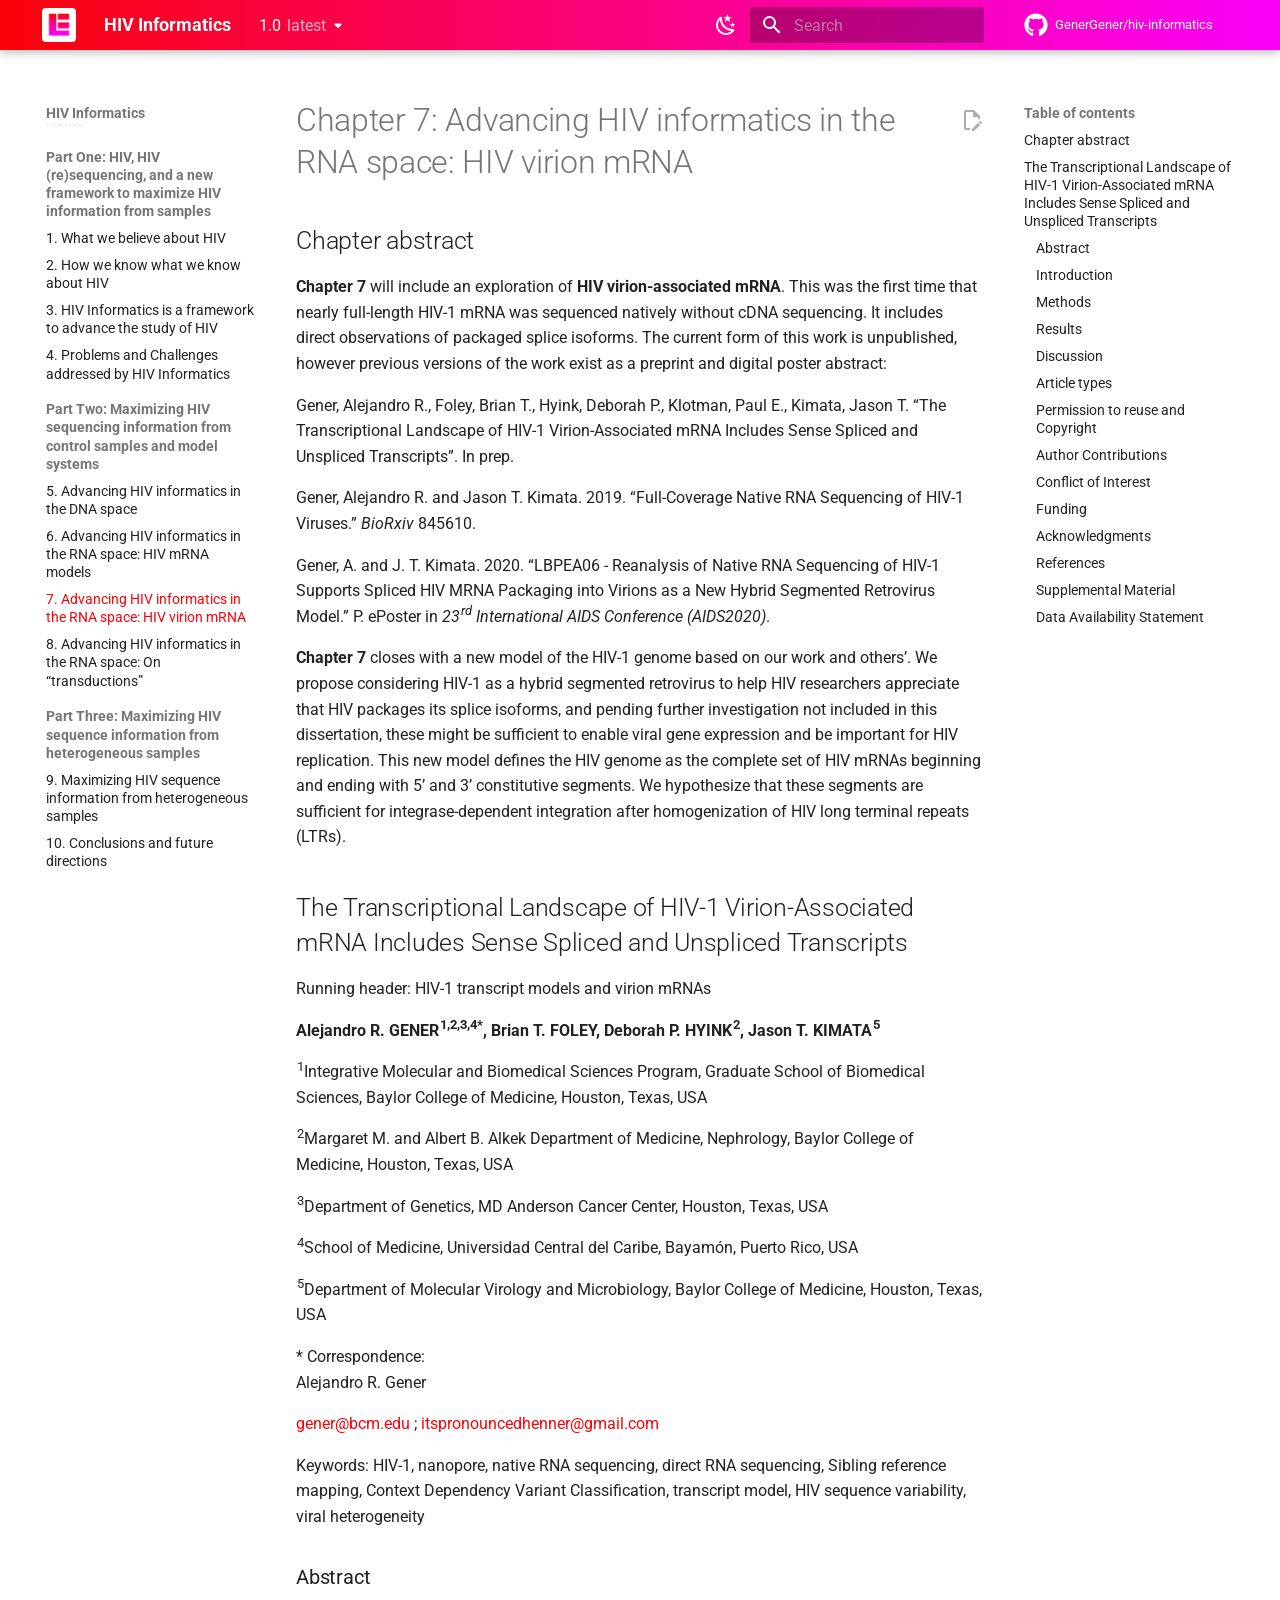
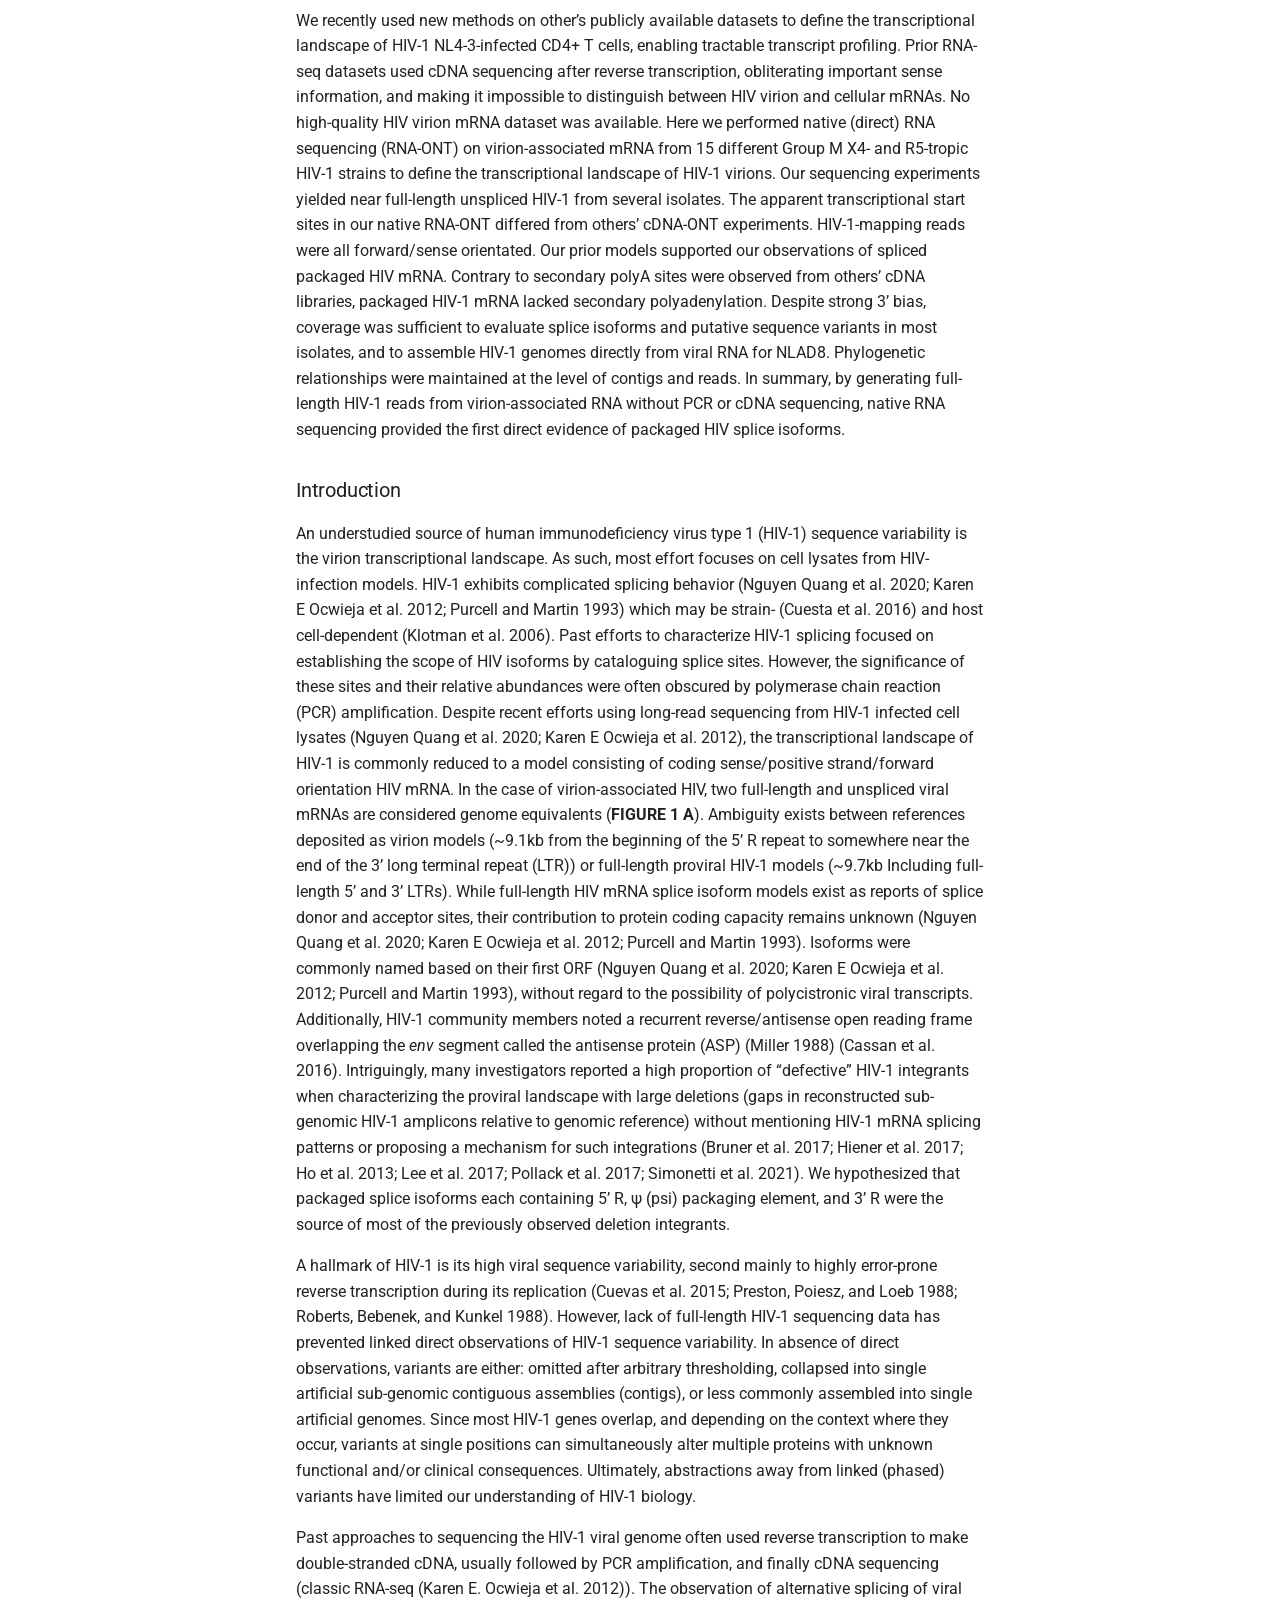
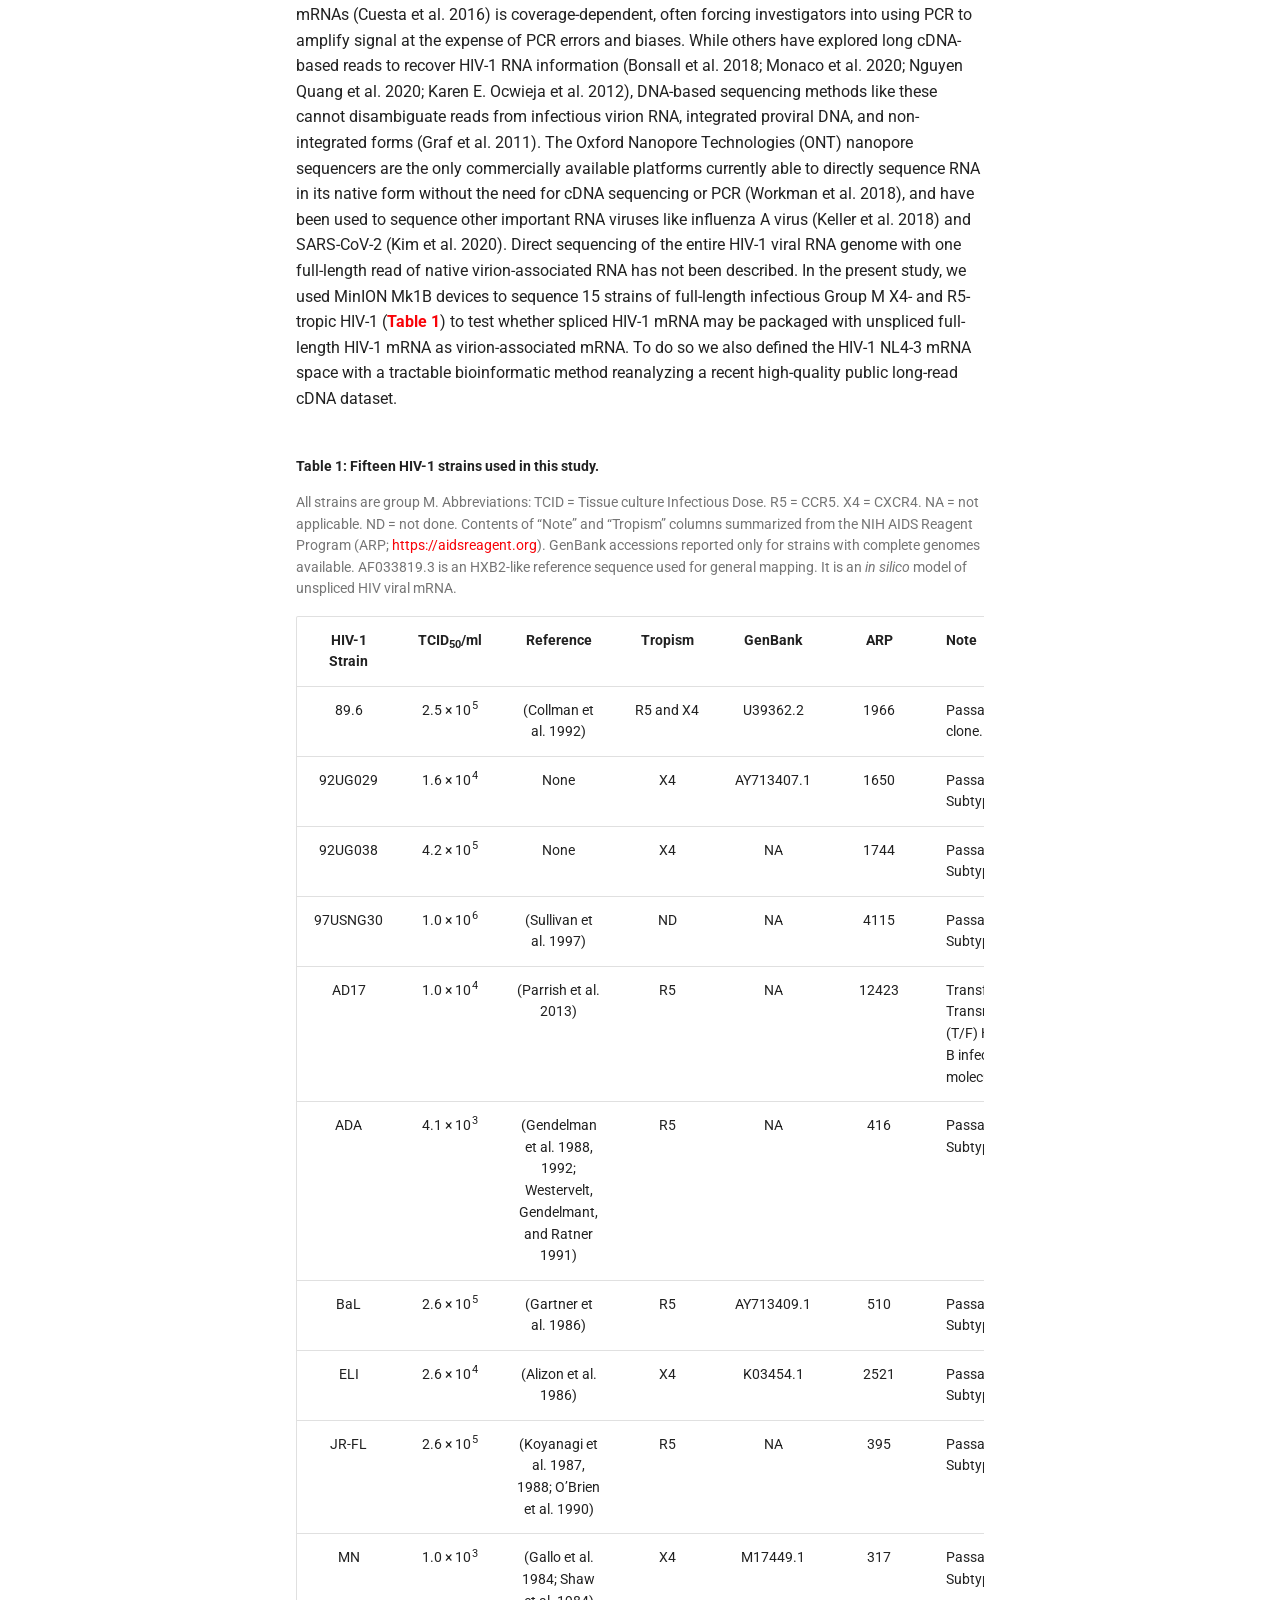
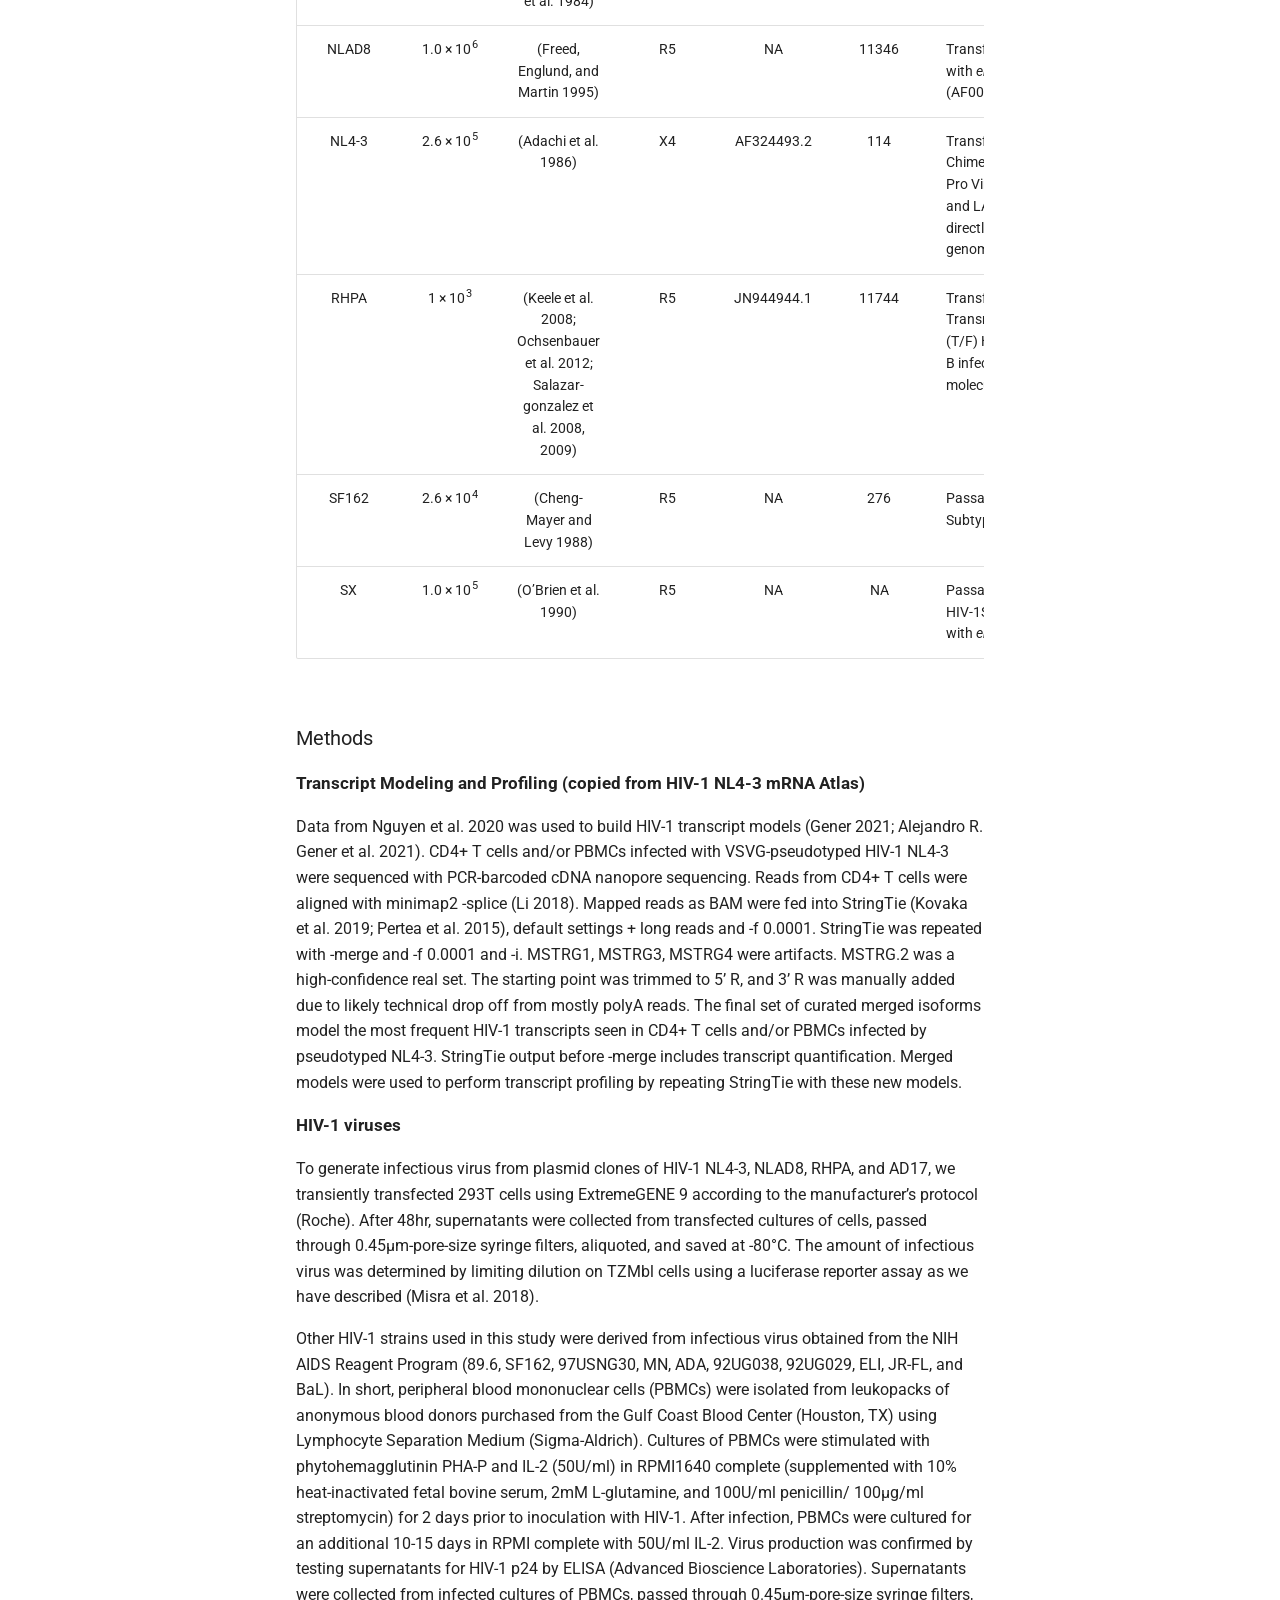
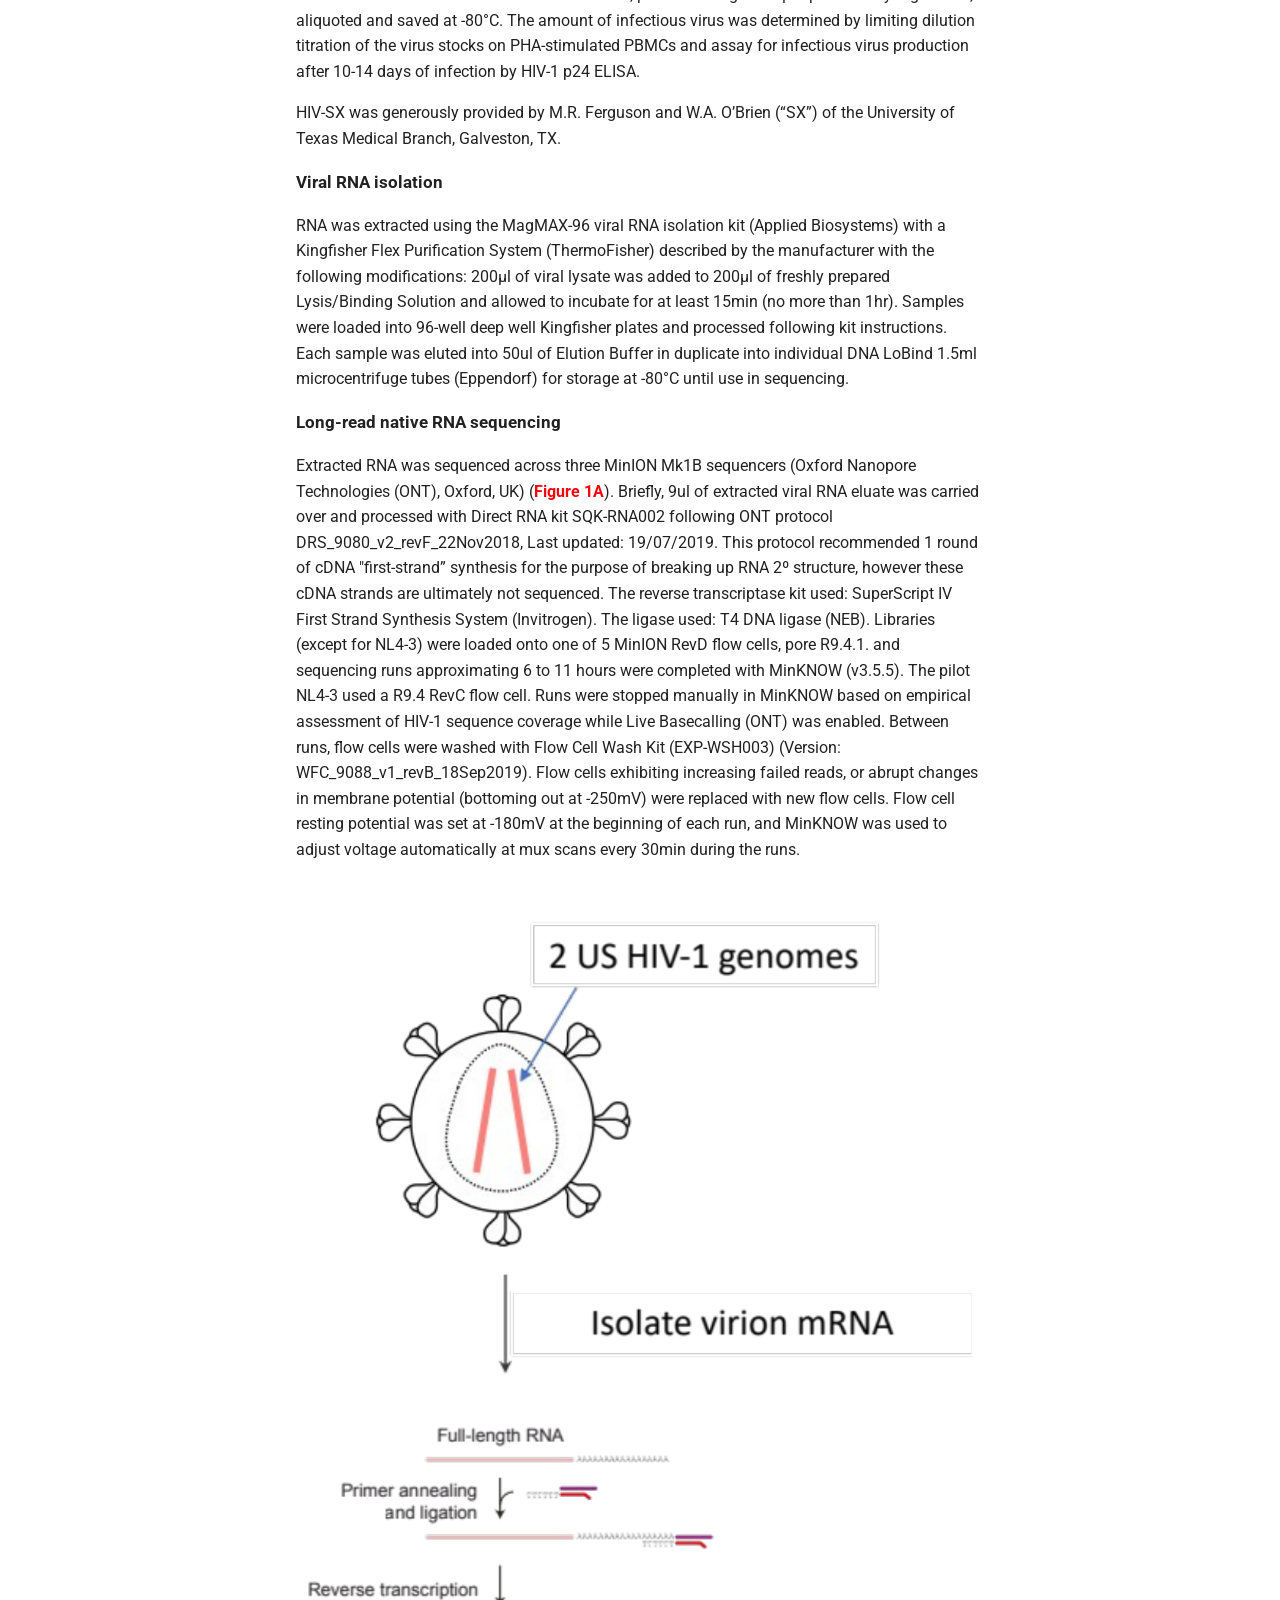
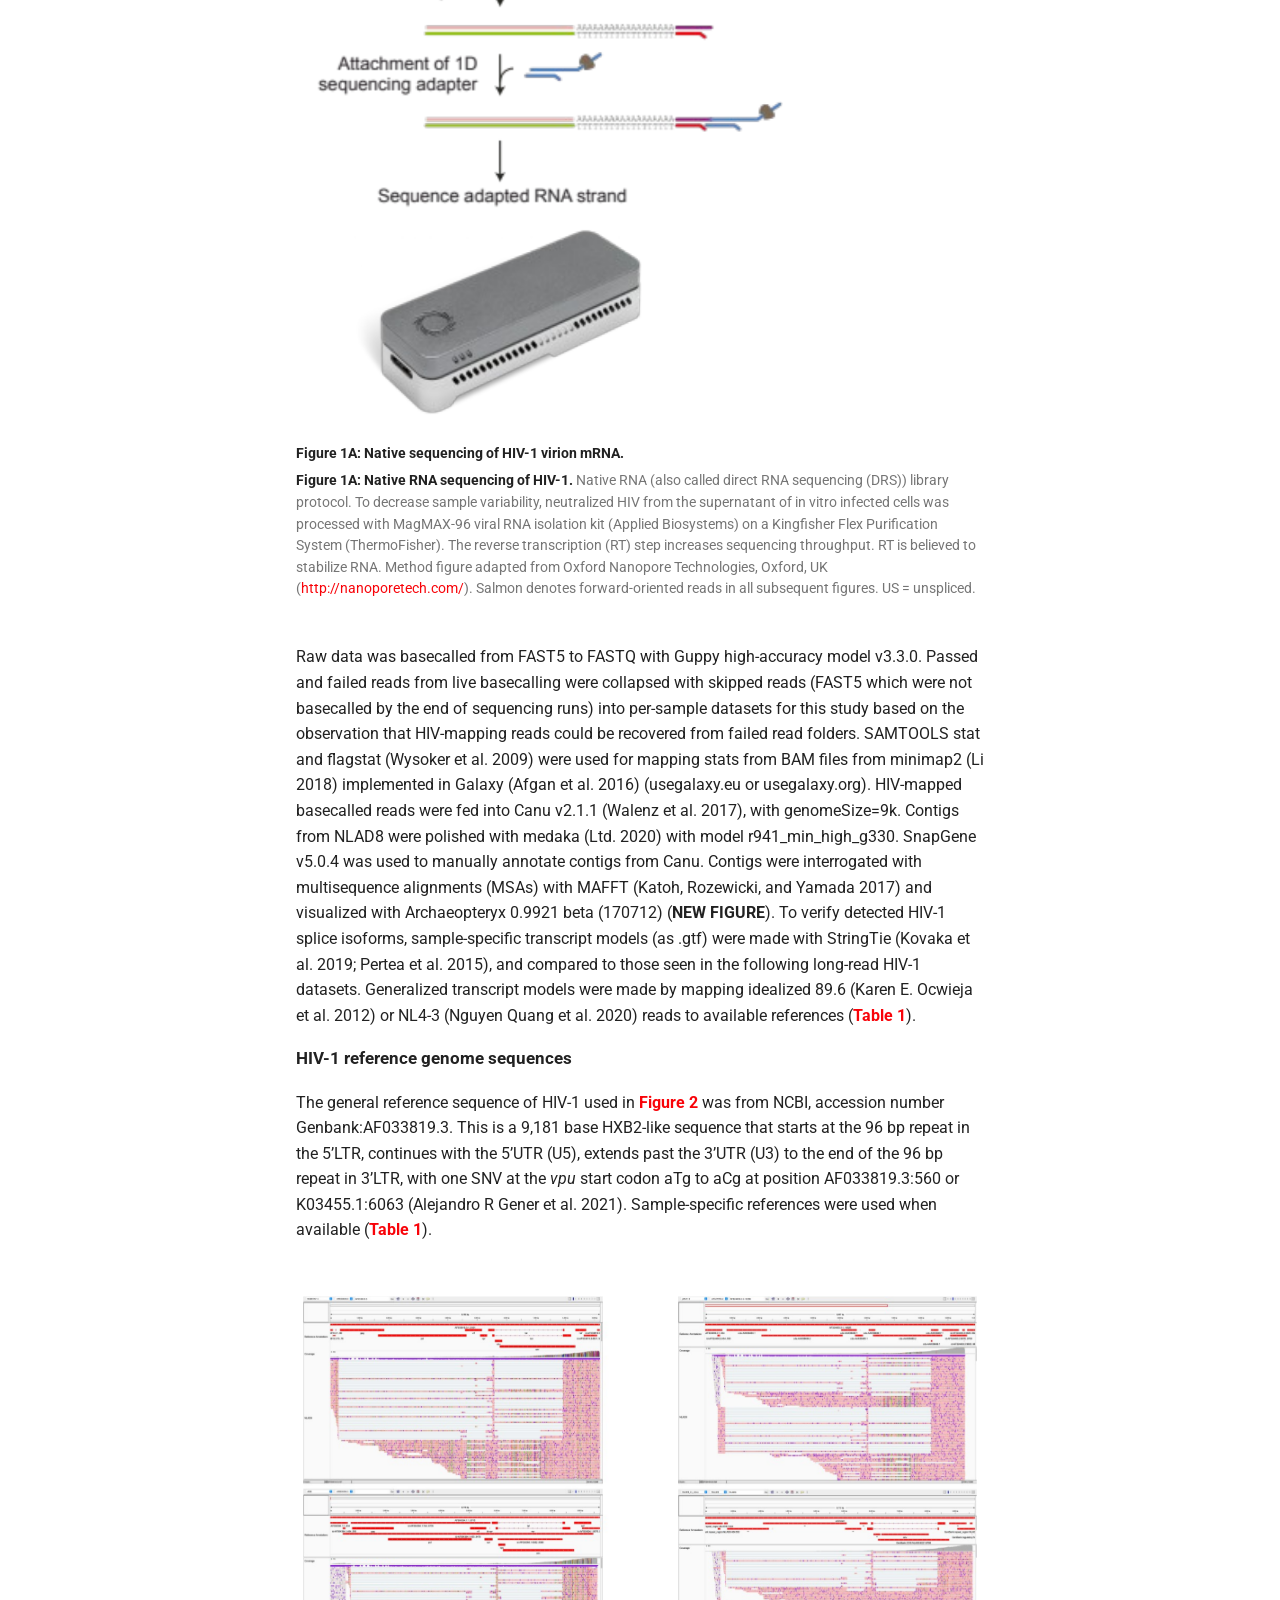
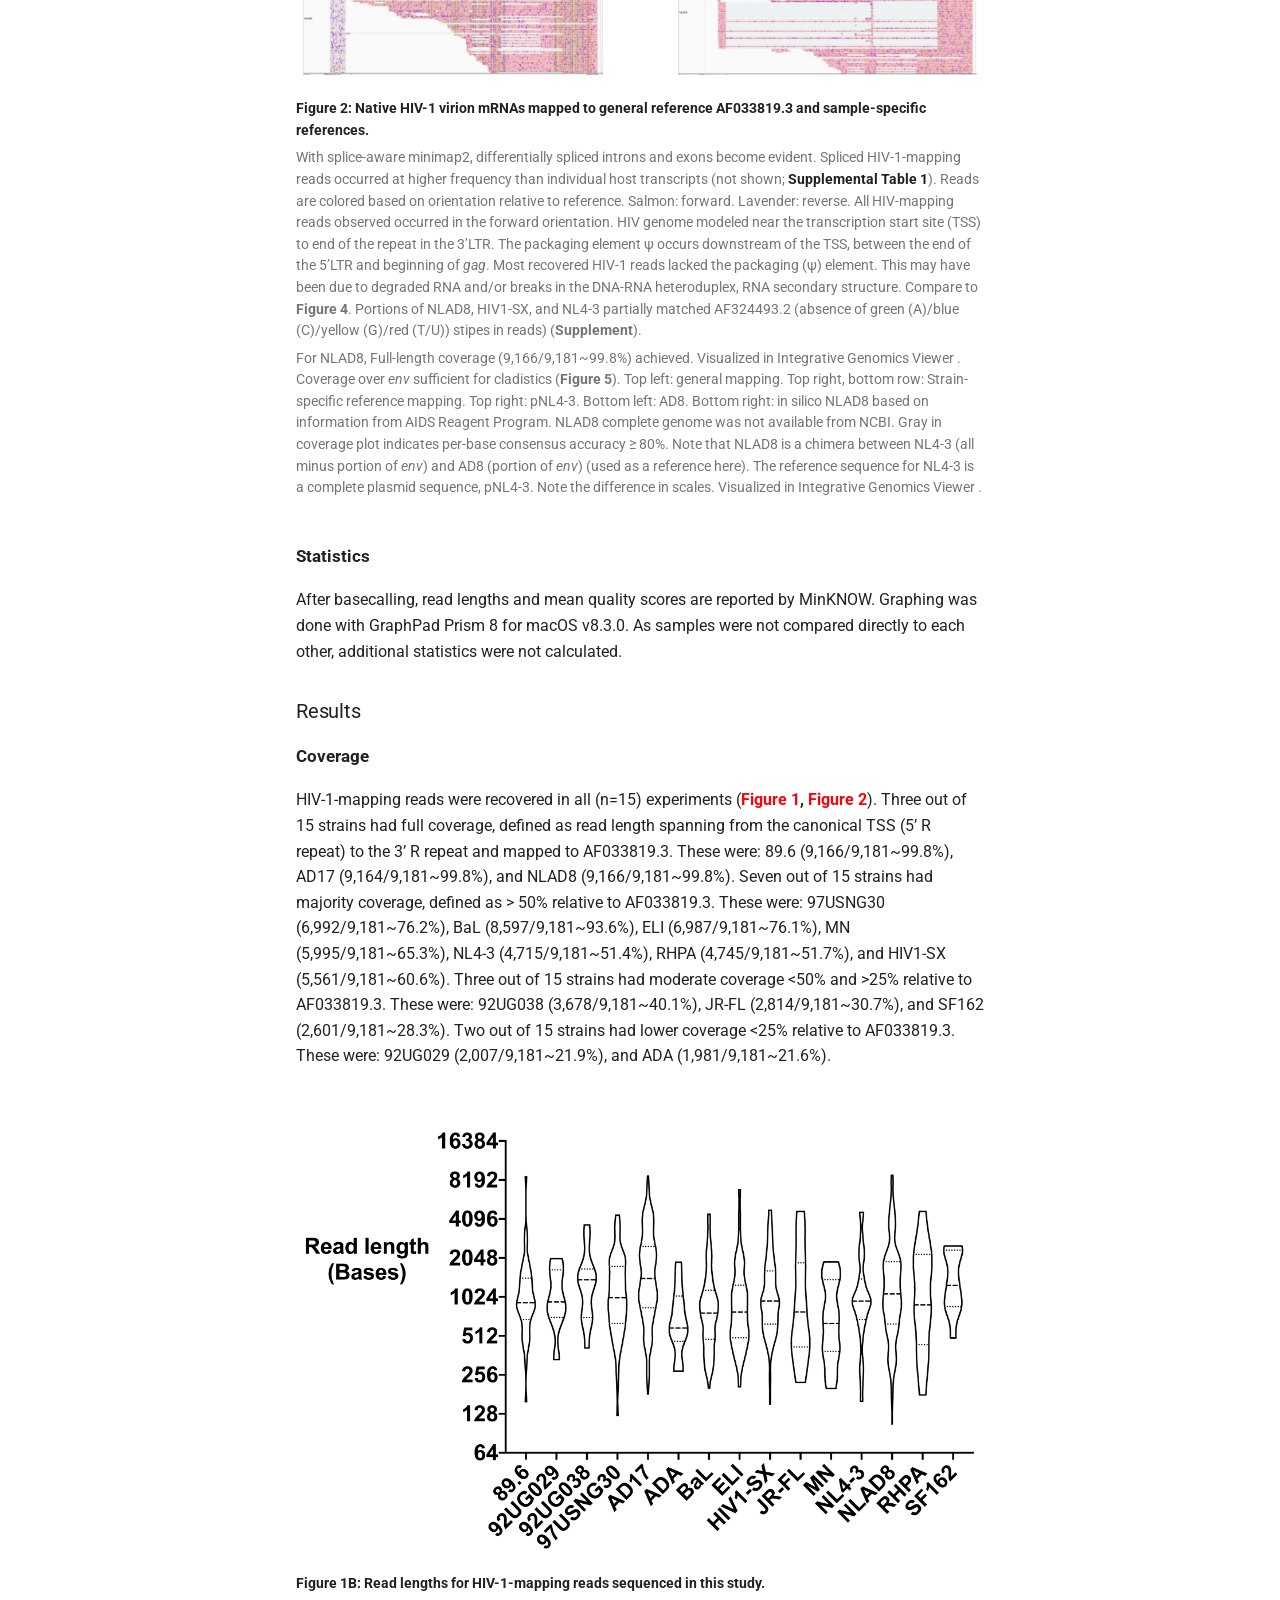
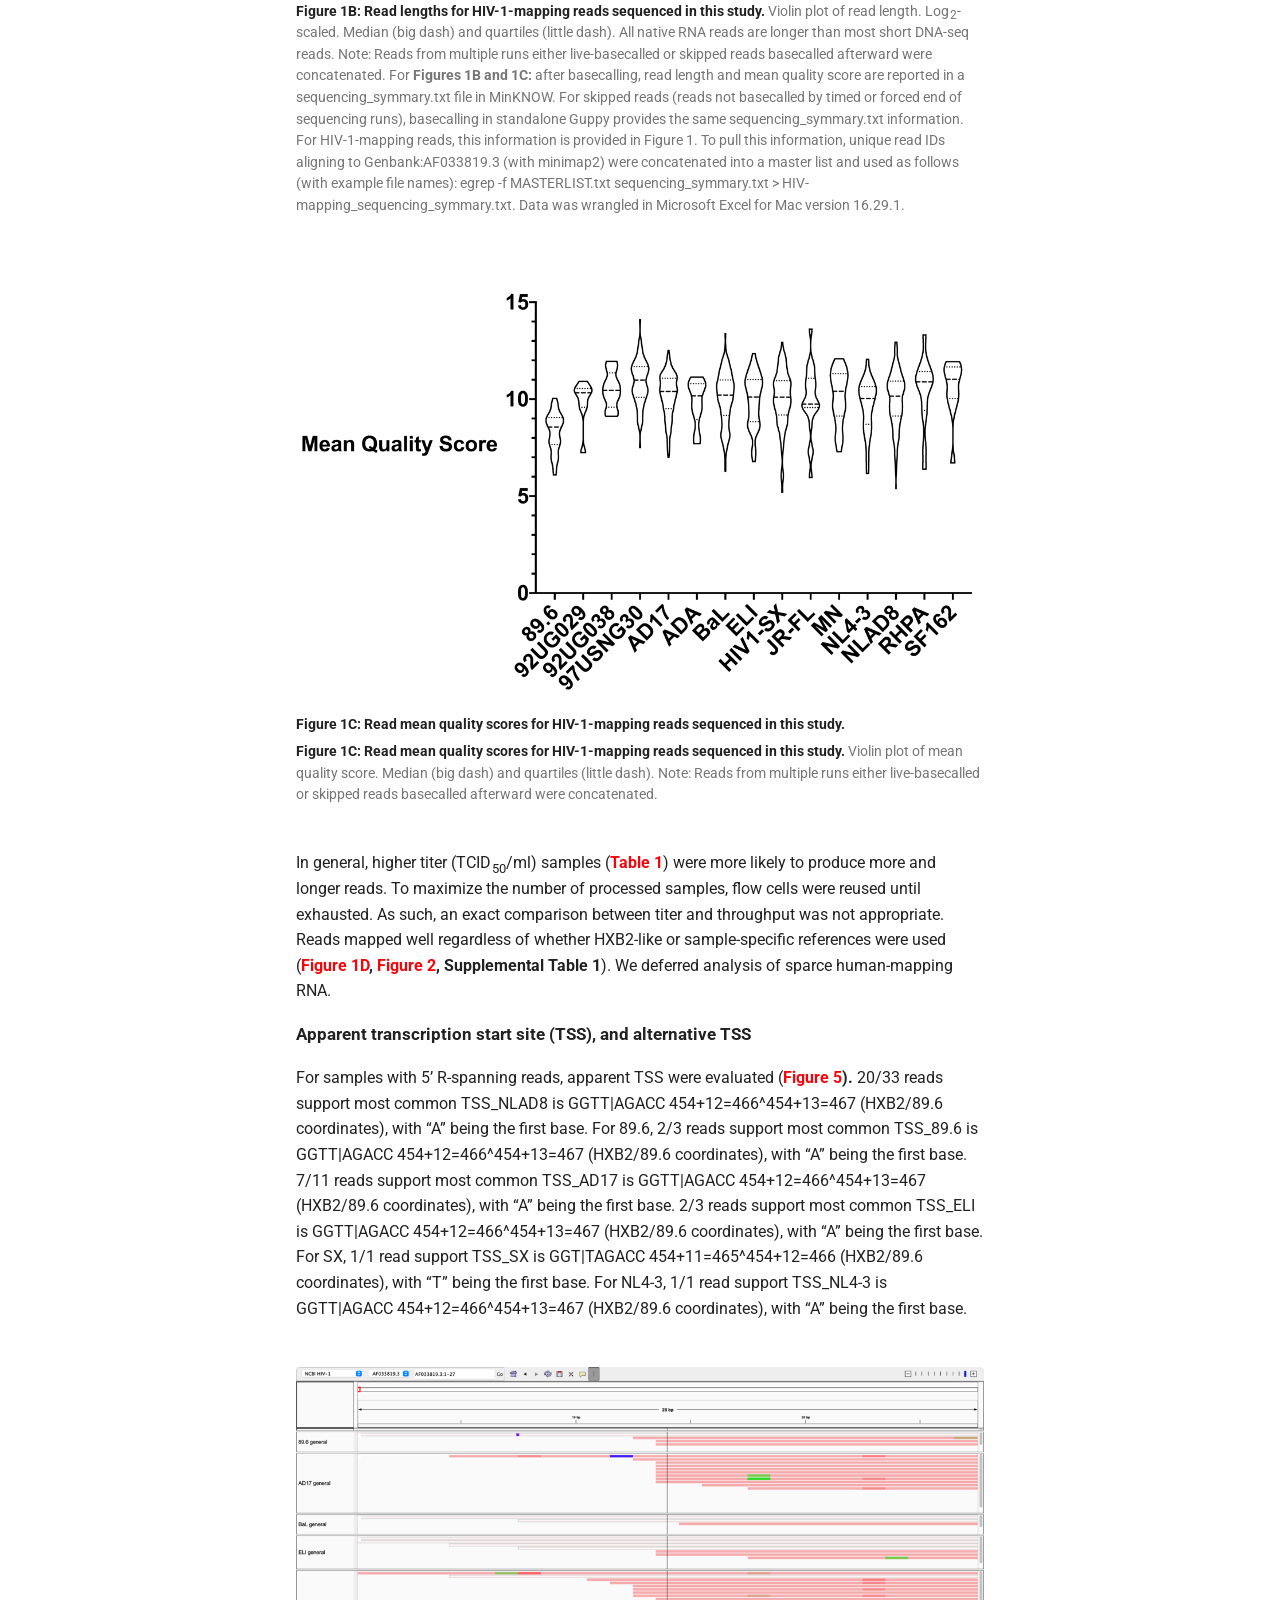
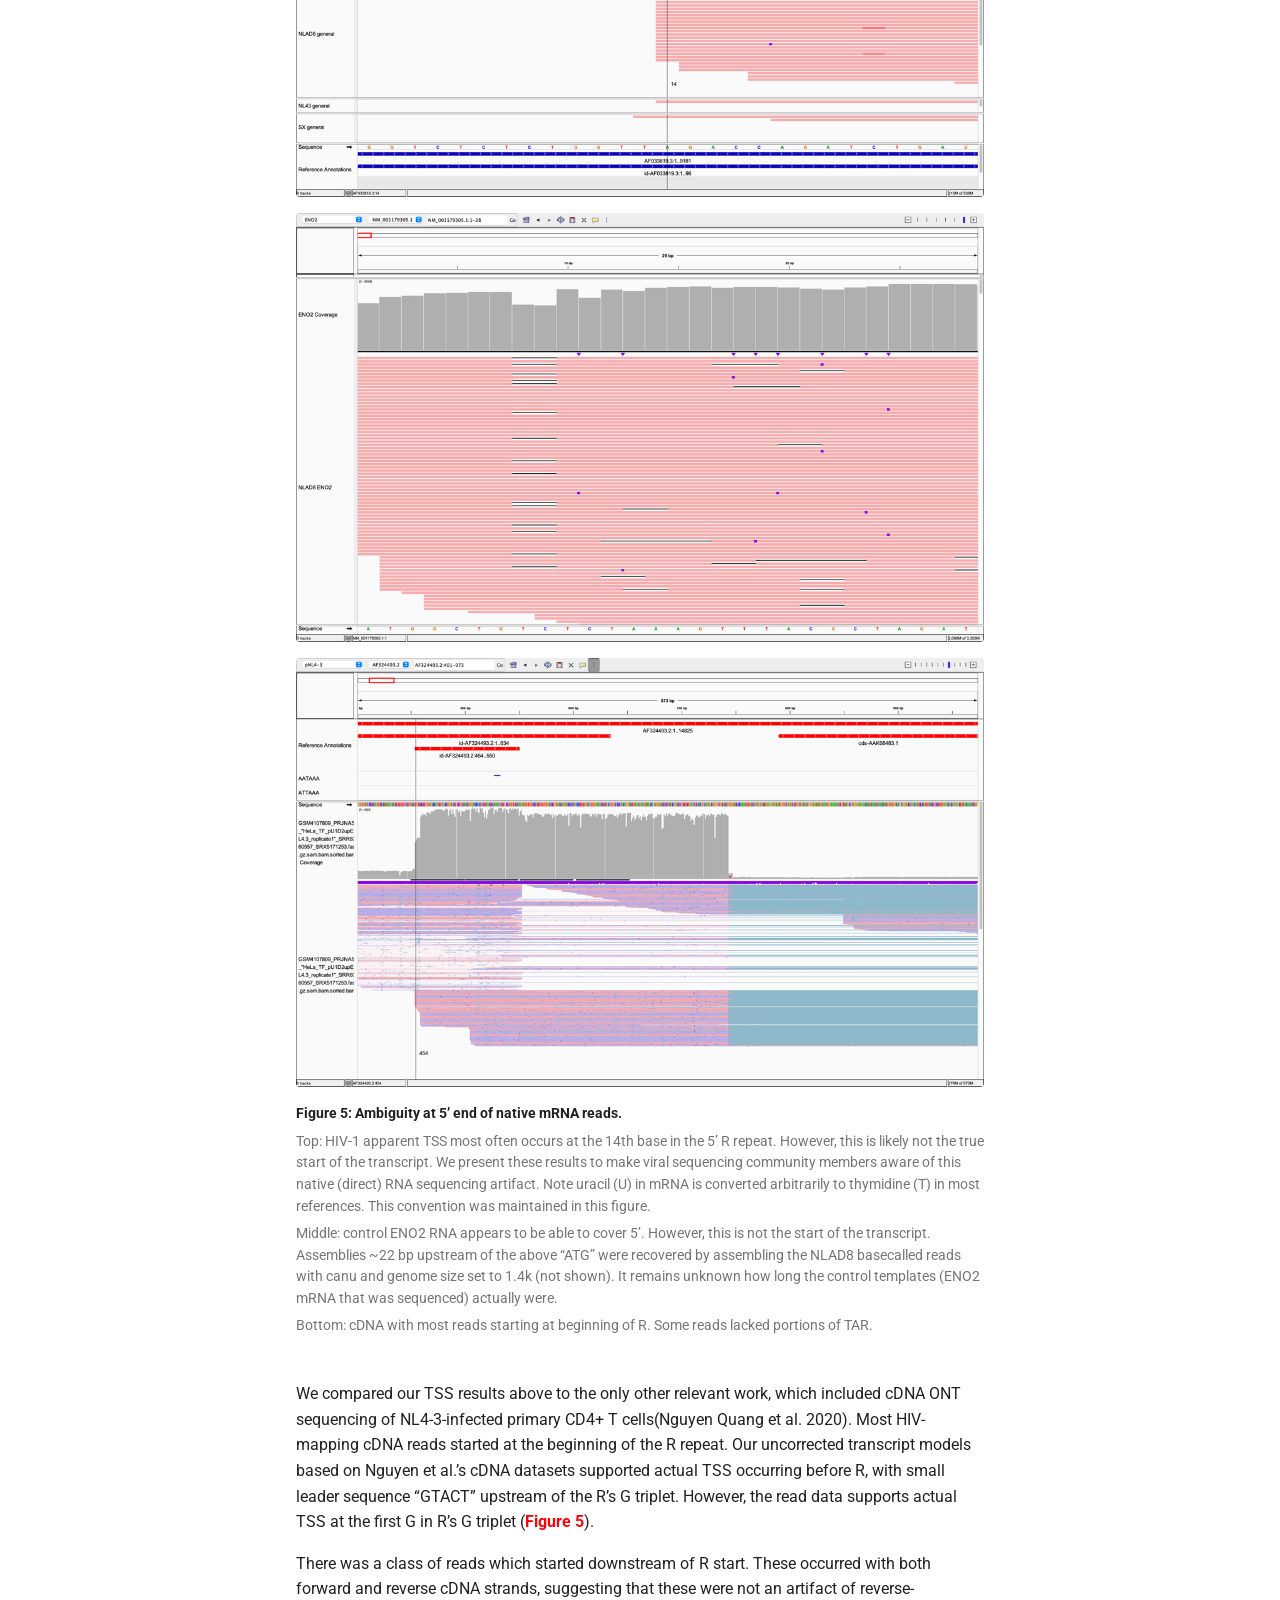
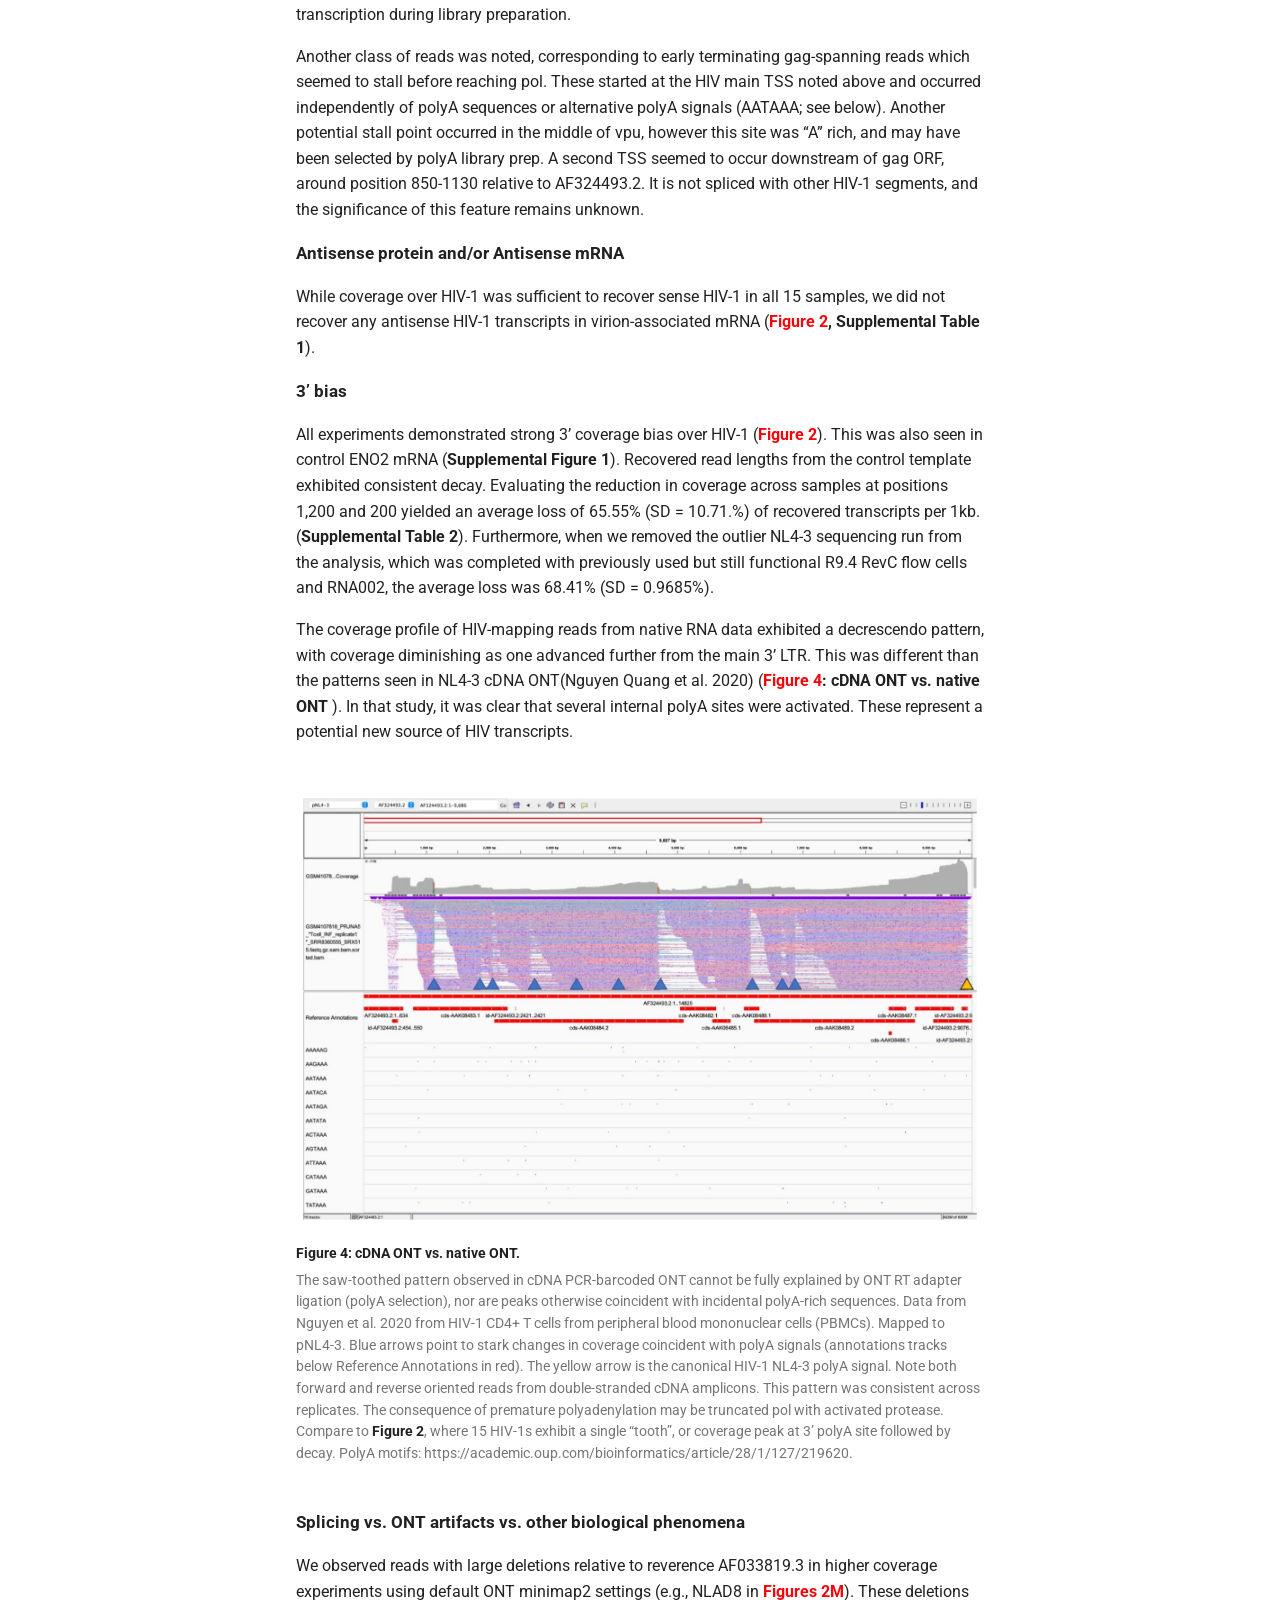
<file: 1.0/07-rna-space-virion-mrna/index.html>
<!doctype html>
<html lang="en" class="no-js">
  <head>
    
      <meta charset="utf-8">
      <meta name="viewport" content="width=device-width,initial-scale=1">
      
        <meta name="description" content="HIV Informatics: a framework unifying HIV models, nucleic acid (re)sequencing, bioinformatics, and validation to maximize HIV information from samples.">
      
      
        <meta name="author" content="Alejandro Rafael Gener">
      
      
        <link rel="canonical" href="https://genergener.github.io/hiv-informatics/1.0/07-rna-space-virion-mrna/">
      
      
        <link rel="prev" href="../06-rna-space-mrna-models/">
      
      
        <link rel="next" href="../08-rna-space-transductions/">
      
      
        
      
      
      <link rel="icon" href="../assets/brand/logo-mark.png">
      <meta name="generator" content="mkdocs-1.6.1, mkdocs-material-9.7.7">
    
    
      
        <title>7. Advancing HIV informatics in the RNA space: HIV virion mRNA - HIV Informatics</title>
      
    
    
      <link rel="stylesheet" href="../assets/stylesheets/main.ec1eaa64.min.css">
      
        
        <link rel="stylesheet" href="../assets/stylesheets/palette.ab4e12ef.min.css">
      
      


    
    
      
    
    
      
        
        
        <link rel="preconnect" href="https://fonts.gstatic.com" crossorigin>
        <link rel="stylesheet" href="https://fonts.googleapis.com/css?family=Roboto:300,300i,400,400i,700,700i%7CRoboto+Mono:400,400i,700,700i&display=fallback">
        <style>:root{--md-text-font:"Roboto";--md-code-font:"Roboto Mono"}</style>
      
    
    
      <link rel="stylesheet" href="../stylesheets/extra.css">
    
    <script>__md_scope=new URL("..",location),__md_hash=e=>[...e].reduce(((e,_)=>(e<<5)-e+_.charCodeAt(0)),0),__md_get=(e,_=localStorage,t=__md_scope)=>JSON.parse(_.getItem(t.pathname+"."+e)),__md_set=(e,_,t=localStorage,a=__md_scope)=>{try{t.setItem(a.pathname+"."+e,JSON.stringify(_))}catch(e){}}</script>
    
      

    
    
  </head>
  
  
    
    
      
    
    
    
    
    <body dir="ltr" data-md-color-scheme="default" data-md-color-primary="custom" data-md-color-accent="custom">
  
    
    <input class="md-toggle" data-md-toggle="drawer" type="checkbox" id="__drawer" autocomplete="off">
    <input class="md-toggle" data-md-toggle="search" type="checkbox" id="__search" autocomplete="off">
    <label class="md-overlay" for="__drawer"></label>
    <div data-md-component="skip">
      
        
        <a href="#chapter-7-advancing-hiv-informatics-in-the-rna-space-hiv-virion-mrna" class="md-skip">
          Skip to content
        </a>
      
    </div>
    <div data-md-component="announce">
      
    </div>
    
      <div data-md-color-scheme="default" data-md-component="outdated" hidden>
        
      </div>
    
    
      

  

<header class="md-header md-header--shadow" data-md-component="header">
  <nav class="md-header__inner md-grid" aria-label="Header">
    <a href=".." title="HIV Informatics" class="md-header__button md-logo" aria-label="HIV Informatics" data-md-component="logo">
      
  <img src="../assets/brand/logo-mark.png" alt="logo">

    </a>
    <label class="md-header__button md-icon" for="__drawer">
      
      <svg xmlns="http://www.w3.org/2000/svg" viewBox="0 0 24 24"><path d="M3 6h18v2H3zm0 5h18v2H3zm0 5h18v2H3z"/></svg>
    </label>
    <div class="md-header__title" data-md-component="header-title">
      <div class="md-header__ellipsis">
        <div class="md-header__topic">
          <span class="md-ellipsis">
            HIV Informatics
          </span>
        </div>
        <div class="md-header__topic" data-md-component="header-topic">
          <span class="md-ellipsis">
            
              7. Advancing HIV informatics in the RNA space: HIV virion mRNA
            
          </span>
        </div>
      </div>
    </div>
    
      
        <form class="md-header__option" data-md-component="palette">
  
    
    
    
    <input class="md-option" data-md-color-media="(prefers-color-scheme: light)" data-md-color-scheme="default" data-md-color-primary="custom" data-md-color-accent="custom"  aria-label="Switch to dark mode"  type="radio" name="__palette" id="__palette_0">
    
      <label class="md-header__button md-icon" title="Switch to dark mode" for="__palette_1" hidden>
        <svg xmlns="http://www.w3.org/2000/svg" viewBox="0 0 24 24"><path d="m17.75 4.09-2.53 1.94.91 3.06-2.63-1.81-2.63 1.81.91-3.06-2.53-1.94L12.44 4l1.06-3 1.06 3zm3.5 6.91-1.64 1.25.59 1.98-1.7-1.17-1.7 1.17.59-1.98L15.75 11l2.06-.05L18.5 9l.69 1.95zm-2.28 4.95c.83-.08 1.72 1.1 1.19 1.85-.32.45-.66.87-1.08 1.27C15.17 23 8.84 23 4.94 19.07c-3.91-3.9-3.91-10.24 0-14.14.4-.4.82-.76 1.27-1.08.75-.53 1.93.36 1.85 1.19-.27 2.86.69 5.83 2.89 8.02a9.96 9.96 0 0 0 8.02 2.89m-1.64 2.02a12.08 12.08 0 0 1-7.8-3.47c-2.17-2.19-3.33-5-3.49-7.82-2.81 3.14-2.7 7.96.31 10.98 3.02 3.01 7.84 3.12 10.98.31"/></svg>
      </label>
    
  
    
    
    
    <input class="md-option" data-md-color-media="(prefers-color-scheme: dark)" data-md-color-scheme="slate" data-md-color-primary="custom" data-md-color-accent="custom"  aria-label="Switch to light mode"  type="radio" name="__palette" id="__palette_1">
    
      <label class="md-header__button md-icon" title="Switch to light mode" for="__palette_0" hidden>
        <svg xmlns="http://www.w3.org/2000/svg" viewBox="0 0 24 24"><path d="M12 7a5 5 0 0 1 5 5 5 5 0 0 1-5 5 5 5 0 0 1-5-5 5 5 0 0 1 5-5m0 2a3 3 0 0 0-3 3 3 3 0 0 0 3 3 3 3 0 0 0 3-3 3 3 0 0 0-3-3m0-7 2.39 3.42C13.65 5.15 12.84 5 12 5s-1.65.15-2.39.42zM3.34 7l4.16-.35A7.2 7.2 0 0 0 5.94 8.5c-.44.74-.69 1.5-.83 2.29zm.02 10 1.76-3.77a7.131 7.131 0 0 0 2.38 4.14zM20.65 7l-1.77 3.79a7.02 7.02 0 0 0-2.38-4.15zm-.01 10-4.14.36c.59-.51 1.12-1.14 1.54-1.86.42-.73.69-1.5.83-2.29zM12 22l-2.41-3.44c.74.27 1.55.44 2.41.44.82 0 1.63-.17 2.37-.44z"/></svg>
      </label>
    
  
</form>
      
    
    
      <script>var palette=__md_get("__palette");if(palette&&palette.color){if("(prefers-color-scheme)"===palette.color.media){var media=matchMedia("(prefers-color-scheme: light)"),input=document.querySelector(media.matches?"[data-md-color-media='(prefers-color-scheme: light)']":"[data-md-color-media='(prefers-color-scheme: dark)']");palette.color.media=input.getAttribute("data-md-color-media"),palette.color.scheme=input.getAttribute("data-md-color-scheme"),palette.color.primary=input.getAttribute("data-md-color-primary"),palette.color.accent=input.getAttribute("data-md-color-accent")}for(var[key,value]of Object.entries(palette.color))document.body.setAttribute("data-md-color-"+key,value)}</script>
    
    
    
      
      
        <label class="md-header__button md-icon" for="__search">
          
          <svg xmlns="http://www.w3.org/2000/svg" viewBox="0 0 24 24"><path d="M9.5 3A6.5 6.5 0 0 1 16 9.5c0 1.61-.59 3.09-1.56 4.23l.27.27h.79l5 5-1.5 1.5-5-5v-.79l-.27-.27A6.52 6.52 0 0 1 9.5 16 6.5 6.5 0 0 1 3 9.5 6.5 6.5 0 0 1 9.5 3m0 2C7 5 5 7 5 9.5S7 14 9.5 14 14 12 14 9.5 12 5 9.5 5"/></svg>
        </label>
        <div class="md-search" data-md-component="search" role="dialog">
  <label class="md-search__overlay" for="__search"></label>
  <div class="md-search__inner" role="search">
    <form class="md-search__form" name="search">
      <input type="text" class="md-search__input" name="query" aria-label="Search" placeholder="Search" autocapitalize="off" autocorrect="off" autocomplete="off" spellcheck="false" data-md-component="search-query" required>
      <label class="md-search__icon md-icon" for="__search">
        
        <svg xmlns="http://www.w3.org/2000/svg" viewBox="0 0 24 24"><path d="M9.5 3A6.5 6.5 0 0 1 16 9.5c0 1.61-.59 3.09-1.56 4.23l.27.27h.79l5 5-1.5 1.5-5-5v-.79l-.27-.27A6.52 6.52 0 0 1 9.5 16 6.5 6.5 0 0 1 3 9.5 6.5 6.5 0 0 1 9.5 3m0 2C7 5 5 7 5 9.5S7 14 9.5 14 14 12 14 9.5 12 5 9.5 5"/></svg>
        
        <svg xmlns="http://www.w3.org/2000/svg" viewBox="0 0 24 24"><path d="M20 11v2H8l5.5 5.5-1.42 1.42L4.16 12l7.92-7.92L13.5 5.5 8 11z"/></svg>
      </label>
      <nav class="md-search__options" aria-label="Search">
        
          <a href="javascript:void(0)" class="md-search__icon md-icon" title="Share" aria-label="Share" data-clipboard data-clipboard-text="" data-md-component="search-share" tabindex="-1">
            
            <svg xmlns="http://www.w3.org/2000/svg" viewBox="0 0 24 24"><path d="M18 16.08c-.76 0-1.44.3-1.96.77L8.91 12.7c.05-.23.09-.46.09-.7s-.04-.47-.09-.7l7.05-4.11c.54.5 1.25.81 2.04.81a3 3 0 0 0 3-3 3 3 0 0 0-3-3 3 3 0 0 0-3 3c0 .24.04.47.09.7L8.04 9.81C7.5 9.31 6.79 9 6 9a3 3 0 0 0-3 3 3 3 0 0 0 3 3c.79 0 1.5-.31 2.04-.81l7.12 4.15c-.05.21-.08.43-.08.66 0 1.61 1.31 2.91 2.92 2.91s2.92-1.3 2.92-2.91A2.92 2.92 0 0 0 18 16.08"/></svg>
          </a>
        
        <button type="reset" class="md-search__icon md-icon" title="Clear" aria-label="Clear" tabindex="-1">
          
          <svg xmlns="http://www.w3.org/2000/svg" viewBox="0 0 24 24"><path d="M19 6.41 17.59 5 12 10.59 6.41 5 5 6.41 10.59 12 5 17.59 6.41 19 12 13.41 17.59 19 19 17.59 13.41 12z"/></svg>
        </button>
      </nav>
      
        <div class="md-search__suggest" data-md-component="search-suggest"></div>
      
    </form>
    <div class="md-search__output">
      <div class="md-search__scrollwrap" tabindex="0" data-md-scrollfix>
        <div class="md-search-result" data-md-component="search-result">
          <div class="md-search-result__meta">
            Initializing search
          </div>
          <ol class="md-search-result__list" role="presentation"></ol>
        </div>
      </div>
    </div>
  </div>
</div>
      
    
    
      <div class="md-header__source">
        <a href="https://github.com/GenerGener/hiv-informatics" title="Go to repository" class="md-source" data-md-component="source">
  <div class="md-source__icon md-icon">
    
    <svg xmlns="http://www.w3.org/2000/svg" viewBox="0 0 512 512"><!--! Font Awesome Free 7.1.0 by @fontawesome - https://fontawesome.com License - https://fontawesome.com/license/free (Icons: CC BY 4.0, Fonts: SIL OFL 1.1, Code: MIT License) Copyright 2025 Fonticons, Inc.--><path d="M173.9 397.4c0 2-2.3 3.6-5.2 3.6-3.3.3-5.6-1.3-5.6-3.6 0-2 2.3-3.6 5.2-3.6 3-.3 5.6 1.3 5.6 3.6m-31.1-4.5c-.7 2 1.3 4.3 4.3 4.9 2.6 1 5.6 0 6.2-2s-1.3-4.3-4.3-5.2c-2.6-.7-5.5.3-6.2 2.3m44.2-1.7c-2.9.7-4.9 2.6-4.6 4.9.3 2 2.9 3.3 5.9 2.6 2.9-.7 4.9-2.6 4.6-4.6-.3-1.9-3-3.2-5.9-2.9M252.8 8C114.1 8 8 113.3 8 252c0 110.9 69.8 205.8 169.5 239.2 12.8 2.3 17.3-5.6 17.3-12.1 0-6.2-.3-40.4-.3-61.4 0 0-70 15-84.7-29.8 0 0-11.4-29.1-27.8-36.6 0 0-22.9-15.7 1.6-15.4 0 0 24.9 2 38.6 25.8 21.9 38.6 58.6 27.5 72.9 20.9 2.3-16 8.8-27.1 16-33.7-55.9-6.2-112.3-14.3-112.3-110.5 0-27.5 7.6-41.3 23.6-58.9-2.6-6.5-11.1-33.3 2.6-67.9 20.9-6.5 69 27 69 27 20-5.6 41.5-8.5 62.8-8.5s42.8 2.9 62.8 8.5c0 0 48.1-33.6 69-27 13.7 34.7 5.2 61.4 2.6 67.9 16 17.7 25.8 31.5 25.8 58.9 0 96.5-58.9 104.2-114.8 110.5 9.2 7.9 17 22.9 17 46.4 0 33.7-.3 75.4-.3 83.6 0 6.5 4.6 14.4 17.3 12.1C436.2 457.8 504 362.9 504 252 504 113.3 391.5 8 252.8 8M105.2 352.9c-1.3 1-1 3.3.7 5.2 1.6 1.6 3.9 2.3 5.2 1 1.3-1 1-3.3-.7-5.2-1.6-1.6-3.9-2.3-5.2-1m-10.8-8.1c-.7 1.3.3 2.9 2.3 3.9 1.6 1 3.6.7 4.3-.7.7-1.3-.3-2.9-2.3-3.9-2-.6-3.6-.3-4.3.7m32.4 35.6c-1.6 1.3-1 4.3 1.3 6.2 2.3 2.3 5.2 2.6 6.5 1 1.3-1.3.7-4.3-1.3-6.2-2.2-2.3-5.2-2.6-6.5-1m-11.4-14.7c-1.6 1-1.6 3.6 0 5.9s4.3 3.3 5.6 2.3c1.6-1.3 1.6-3.9 0-6.2-1.4-2.3-4-3.3-5.6-2"/></svg>
  </div>
  <div class="md-source__repository">
    GenerGener/hiv-informatics
  </div>
</a>
      </div>
    
  </nav>
  
</header>
    
    <div class="md-container" data-md-component="container">
      
      
        
          
        
      
      <main class="md-main" data-md-component="main">
        <div class="md-main__inner md-grid">
          
            
              
              <div class="md-sidebar md-sidebar--primary" data-md-component="sidebar" data-md-type="navigation" >
                <div class="md-sidebar__scrollwrap">
                  <div class="md-sidebar__inner">
                    



<nav class="md-nav md-nav--primary" aria-label="Navigation" data-md-level="0">
  <label class="md-nav__title" for="__drawer">
    <a href=".." title="HIV Informatics" class="md-nav__button md-logo" aria-label="HIV Informatics" data-md-component="logo">
      
  <img src="../assets/brand/logo-mark.png" alt="logo">

    </a>
    HIV Informatics
  </label>
  
    <div class="md-nav__source">
      <a href="https://github.com/GenerGener/hiv-informatics" title="Go to repository" class="md-source" data-md-component="source">
  <div class="md-source__icon md-icon">
    
    <svg xmlns="http://www.w3.org/2000/svg" viewBox="0 0 512 512"><!--! Font Awesome Free 7.1.0 by @fontawesome - https://fontawesome.com License - https://fontawesome.com/license/free (Icons: CC BY 4.0, Fonts: SIL OFL 1.1, Code: MIT License) Copyright 2025 Fonticons, Inc.--><path d="M173.9 397.4c0 2-2.3 3.6-5.2 3.6-3.3.3-5.6-1.3-5.6-3.6 0-2 2.3-3.6 5.2-3.6 3-.3 5.6 1.3 5.6 3.6m-31.1-4.5c-.7 2 1.3 4.3 4.3 4.9 2.6 1 5.6 0 6.2-2s-1.3-4.3-4.3-5.2c-2.6-.7-5.5.3-6.2 2.3m44.2-1.7c-2.9.7-4.9 2.6-4.6 4.9.3 2 2.9 3.3 5.9 2.6 2.9-.7 4.9-2.6 4.6-4.6-.3-1.9-3-3.2-5.9-2.9M252.8 8C114.1 8 8 113.3 8 252c0 110.9 69.8 205.8 169.5 239.2 12.8 2.3 17.3-5.6 17.3-12.1 0-6.2-.3-40.4-.3-61.4 0 0-70 15-84.7-29.8 0 0-11.4-29.1-27.8-36.6 0 0-22.9-15.7 1.6-15.4 0 0 24.9 2 38.6 25.8 21.9 38.6 58.6 27.5 72.9 20.9 2.3-16 8.8-27.1 16-33.7-55.9-6.2-112.3-14.3-112.3-110.5 0-27.5 7.6-41.3 23.6-58.9-2.6-6.5-11.1-33.3 2.6-67.9 20.9-6.5 69 27 69 27 20-5.6 41.5-8.5 62.8-8.5s42.8 2.9 62.8 8.5c0 0 48.1-33.6 69-27 13.7 34.7 5.2 61.4 2.6 67.9 16 17.7 25.8 31.5 25.8 58.9 0 96.5-58.9 104.2-114.8 110.5 9.2 7.9 17 22.9 17 46.4 0 33.7-.3 75.4-.3 83.6 0 6.5 4.6 14.4 17.3 12.1C436.2 457.8 504 362.9 504 252 504 113.3 391.5 8 252.8 8M105.2 352.9c-1.3 1-1 3.3.7 5.2 1.6 1.6 3.9 2.3 5.2 1 1.3-1 1-3.3-.7-5.2-1.6-1.6-3.9-2.3-5.2-1m-10.8-8.1c-.7 1.3.3 2.9 2.3 3.9 1.6 1 3.6.7 4.3-.7.7-1.3-.3-2.9-2.3-3.9-2-.6-3.6-.3-4.3.7m32.4 35.6c-1.6 1.3-1 4.3 1.3 6.2 2.3 2.3 5.2 2.6 6.5 1 1.3-1.3.7-4.3-1.3-6.2-2.2-2.3-5.2-2.6-6.5-1m-11.4-14.7c-1.6 1-1.6 3.6 0 5.9s4.3 3.3 5.6 2.3c1.6-1.3 1.6-3.9 0-6.2-1.4-2.3-4-3.3-5.6-2"/></svg>
  </div>
  <div class="md-source__repository">
    GenerGener/hiv-informatics
  </div>
</a>
    </div>
  
  <ul class="md-nav__list" data-md-scrollfix>
    
      
      
  
  
  
  
    <li class="md-nav__item">
      <a href=".." class="md-nav__link">
        
  
  
  <span class="md-ellipsis">
    
  
    Home
  

    
  </span>
  
  

      </a>
    </li>
  

    
      
      
  
  
  
  
    
    
    
    
      
        
        
      
    
    
    <li class="md-nav__item md-nav__item--section md-nav__item--nested">
      
        
        
        <input class="md-nav__toggle md-toggle " type="checkbox" id="__nav_2" >
        
          
          <label class="md-nav__link" for="__nav_2" id="__nav_2_label" tabindex="">
            
  
  
  <span class="md-ellipsis">
    
  
    Part One: HIV, HIV (re)sequencing, and a new framework to maximize HIV information from samples
  

    
  </span>
  
  

            <span class="md-nav__icon md-icon"></span>
          </label>
        
        <nav class="md-nav" data-md-level="1" aria-labelledby="__nav_2_label" aria-expanded="false">
          <label class="md-nav__title" for="__nav_2">
            <span class="md-nav__icon md-icon"></span>
            
  
    Part One: HIV, HIV (re)sequencing, and a new framework to maximize HIV information from samples
  

          </label>
          <ul class="md-nav__list" data-md-scrollfix>
            
              
                
  
  
  
  
    <li class="md-nav__item">
      <a href="../01-what-we-believe-about-hiv/" class="md-nav__link">
        
  
  
  <span class="md-ellipsis">
    
  
    1. What we believe about HIV
  

    
  </span>
  
  

      </a>
    </li>
  

              
            
              
                
  
  
  
  
    <li class="md-nav__item">
      <a href="../02-how-we-know-what-we-know/" class="md-nav__link">
        
  
  
  <span class="md-ellipsis">
    
  
    2. How we know what we know about HIV
  

    
  </span>
  
  

      </a>
    </li>
  

              
            
              
                
  
  
  
  
    <li class="md-nav__item">
      <a href="../03-hiv-informatics-framework/" class="md-nav__link">
        
  
  
  <span class="md-ellipsis">
    
  
    3. HIV Informatics is a framework to advance the study of HIV
  

    
  </span>
  
  

      </a>
    </li>
  

              
            
              
                
  
  
  
  
    <li class="md-nav__item">
      <a href="../04-problems-and-challenges/" class="md-nav__link">
        
  
  
  <span class="md-ellipsis">
    
  
    4. Problems and Challenges addressed by HIV Informatics
  

    
  </span>
  
  

      </a>
    </li>
  

              
            
          </ul>
        </nav>
      
    </li>
  

    
      
      
  
  
    
  
  
  
    
    
    
    
      
        
        
      
    
    
    <li class="md-nav__item md-nav__item--active md-nav__item--section md-nav__item--nested">
      
        
        
        <input class="md-nav__toggle md-toggle " type="checkbox" id="__nav_3" checked>
        
          
          <label class="md-nav__link" for="__nav_3" id="__nav_3_label" tabindex="">
            
  
  
  <span class="md-ellipsis">
    
  
    Part Two: Maximizing HIV sequencing information from control samples and model systems
  

    
  </span>
  
  

            <span class="md-nav__icon md-icon"></span>
          </label>
        
        <nav class="md-nav" data-md-level="1" aria-labelledby="__nav_3_label" aria-expanded="true">
          <label class="md-nav__title" for="__nav_3">
            <span class="md-nav__icon md-icon"></span>
            
  
    Part Two: Maximizing HIV sequencing information from control samples and model systems
  

          </label>
          <ul class="md-nav__list" data-md-scrollfix>
            
              
                
  
  
  
  
    <li class="md-nav__item">
      <a href="../05-dna-space/" class="md-nav__link">
        
  
  
  <span class="md-ellipsis">
    
  
    5. Advancing HIV informatics in the DNA space
  

    
  </span>
  
  

      </a>
    </li>
  

              
            
              
                
  
  
  
  
    <li class="md-nav__item">
      <a href="../06-rna-space-mrna-models/" class="md-nav__link">
        
  
  
  <span class="md-ellipsis">
    
  
    6. Advancing HIV informatics in the RNA space: HIV mRNA models
  

    
  </span>
  
  

      </a>
    </li>
  

              
            
              
                
  
  
    
  
  
  
    <li class="md-nav__item md-nav__item--active">
      
      <input class="md-nav__toggle md-toggle" type="checkbox" id="__toc">
      
      
        
      
      
        <label class="md-nav__link md-nav__link--active" for="__toc">
          
  
  
  <span class="md-ellipsis">
    
  
    7. Advancing HIV informatics in the RNA space: HIV virion mRNA
  

    
  </span>
  
  

          <span class="md-nav__icon md-icon"></span>
        </label>
      
      <a href="./" class="md-nav__link md-nav__link--active">
        
  
  
  <span class="md-ellipsis">
    
  
    7. Advancing HIV informatics in the RNA space: HIV virion mRNA
  

    
  </span>
  
  

      </a>
      
        

<nav class="md-nav md-nav--secondary" aria-label="Table of contents">
  
  
  
    
  
  
    <label class="md-nav__title" for="__toc">
      <span class="md-nav__icon md-icon"></span>
      Table of contents
    </label>
    <ul class="md-nav__list" data-md-component="toc" data-md-scrollfix>
      
        <li class="md-nav__item">
  <a href="#chapter-abstract" class="md-nav__link">
    <span class="md-ellipsis">
      
        Chapter abstract
      
    </span>
  </a>
  
</li>
      
        <li class="md-nav__item">
  <a href="#the-transcriptional-landscape-of-hiv-1-virion-associated-mrna-includes-sense-spliced-and-unspliced-transcripts" class="md-nav__link">
    <span class="md-ellipsis">
      
        The Transcriptional Landscape of HIV-1 Virion-Associated mRNA Includes Sense Spliced and Unspliced Transcripts
      
    </span>
  </a>
  
    <nav class="md-nav" aria-label="The Transcriptional Landscape of HIV-1 Virion-Associated mRNA Includes Sense Spliced and Unspliced Transcripts">
      <ul class="md-nav__list">
        
          <li class="md-nav__item">
  <a href="#abstract" class="md-nav__link">
    <span class="md-ellipsis">
      
        Abstract
      
    </span>
  </a>
  
</li>
        
          <li class="md-nav__item">
  <a href="#introduction" class="md-nav__link">
    <span class="md-ellipsis">
      
        Introduction
      
    </span>
  </a>
  
</li>
        
          <li class="md-nav__item">
  <a href="#methods" class="md-nav__link">
    <span class="md-ellipsis">
      
        Methods
      
    </span>
  </a>
  
</li>
        
          <li class="md-nav__item">
  <a href="#results" class="md-nav__link">
    <span class="md-ellipsis">
      
        Results
      
    </span>
  </a>
  
</li>
        
          <li class="md-nav__item">
  <a href="#discussion" class="md-nav__link">
    <span class="md-ellipsis">
      
        Discussion
      
    </span>
  </a>
  
</li>
        
          <li class="md-nav__item">
  <a href="#article-types" class="md-nav__link">
    <span class="md-ellipsis">
      
        Article types
      
    </span>
  </a>
  
</li>
        
          <li class="md-nav__item">
  <a href="#permission-to-reuse-and-copyright" class="md-nav__link">
    <span class="md-ellipsis">
      
        Permission to reuse and Copyright
      
    </span>
  </a>
  
</li>
        
          <li class="md-nav__item">
  <a href="#author-contributions" class="md-nav__link">
    <span class="md-ellipsis">
      
        Author Contributions
      
    </span>
  </a>
  
</li>
        
          <li class="md-nav__item">
  <a href="#conflict-of-interest" class="md-nav__link">
    <span class="md-ellipsis">
      
        Conflict of Interest
      
    </span>
  </a>
  
</li>
        
          <li class="md-nav__item">
  <a href="#funding" class="md-nav__link">
    <span class="md-ellipsis">
      
        Funding
      
    </span>
  </a>
  
</li>
        
          <li class="md-nav__item">
  <a href="#acknowledgments" class="md-nav__link">
    <span class="md-ellipsis">
      
        Acknowledgments
      
    </span>
  </a>
  
</li>
        
          <li class="md-nav__item">
  <a href="#references" class="md-nav__link">
    <span class="md-ellipsis">
      
        References
      
    </span>
  </a>
  
</li>
        
          <li class="md-nav__item">
  <a href="#supplemental-material" class="md-nav__link">
    <span class="md-ellipsis">
      
        Supplemental Material
      
    </span>
  </a>
  
</li>
        
          <li class="md-nav__item">
  <a href="#data-availability-statement" class="md-nav__link">
    <span class="md-ellipsis">
      
        Data Availability Statement
      
    </span>
  </a>
  
</li>
        
      </ul>
    </nav>
  
</li>
      
    </ul>
  
</nav>
      
    </li>
  

              
            
              
                
  
  
  
  
    <li class="md-nav__item">
      <a href="../08-rna-space-transductions/" class="md-nav__link">
        
  
  
  <span class="md-ellipsis">
    
  
    8. Advancing HIV informatics in the RNA space: On “transductions”
  

    
  </span>
  
  

      </a>
    </li>
  

              
            
          </ul>
        </nav>
      
    </li>
  

    
      
      
  
  
  
  
    
    
    
    
      
        
        
      
    
    
    <li class="md-nav__item md-nav__item--section md-nav__item--nested">
      
        
        
        <input class="md-nav__toggle md-toggle " type="checkbox" id="__nav_4" >
        
          
          <label class="md-nav__link" for="__nav_4" id="__nav_4_label" tabindex="">
            
  
  
  <span class="md-ellipsis">
    
  
    Part Three: Maximizing HIV sequence information from heterogeneous samples
  

    
  </span>
  
  

            <span class="md-nav__icon md-icon"></span>
          </label>
        
        <nav class="md-nav" data-md-level="1" aria-labelledby="__nav_4_label" aria-expanded="false">
          <label class="md-nav__title" for="__nav_4">
            <span class="md-nav__icon md-icon"></span>
            
  
    Part Three: Maximizing HIV sequence information from heterogeneous samples
  

          </label>
          <ul class="md-nav__list" data-md-scrollfix>
            
              
                
  
  
  
  
    <li class="md-nav__item">
      <a href="../09-heterogeneous-samples/" class="md-nav__link">
        
  
  
  <span class="md-ellipsis">
    
  
    9. Maximizing HIV sequence information from heterogeneous samples
  

    
  </span>
  
  

      </a>
    </li>
  

              
            
              
                
  
  
  
  
    <li class="md-nav__item">
      <a href="../10-conclusions/" class="md-nav__link">
        
  
  
  <span class="md-ellipsis">
    
  
    10. Conclusions and future directions
  

    
  </span>
  
  

      </a>
    </li>
  

              
            
          </ul>
        </nav>
      
    </li>
  

    
  </ul>
</nav>
                  </div>
                </div>
              </div>
            
            
              
              <div class="md-sidebar md-sidebar--secondary" data-md-component="sidebar" data-md-type="toc" >
                <div class="md-sidebar__scrollwrap">
                  <div class="md-sidebar__inner">
                    

<nav class="md-nav md-nav--secondary" aria-label="Table of contents">
  
  
  
    
  
  
    <label class="md-nav__title" for="__toc">
      <span class="md-nav__icon md-icon"></span>
      Table of contents
    </label>
    <ul class="md-nav__list" data-md-component="toc" data-md-scrollfix>
      
        <li class="md-nav__item">
  <a href="#chapter-abstract" class="md-nav__link">
    <span class="md-ellipsis">
      
        Chapter abstract
      
    </span>
  </a>
  
</li>
      
        <li class="md-nav__item">
  <a href="#the-transcriptional-landscape-of-hiv-1-virion-associated-mrna-includes-sense-spliced-and-unspliced-transcripts" class="md-nav__link">
    <span class="md-ellipsis">
      
        The Transcriptional Landscape of HIV-1 Virion-Associated mRNA Includes Sense Spliced and Unspliced Transcripts
      
    </span>
  </a>
  
    <nav class="md-nav" aria-label="The Transcriptional Landscape of HIV-1 Virion-Associated mRNA Includes Sense Spliced and Unspliced Transcripts">
      <ul class="md-nav__list">
        
          <li class="md-nav__item">
  <a href="#abstract" class="md-nav__link">
    <span class="md-ellipsis">
      
        Abstract
      
    </span>
  </a>
  
</li>
        
          <li class="md-nav__item">
  <a href="#introduction" class="md-nav__link">
    <span class="md-ellipsis">
      
        Introduction
      
    </span>
  </a>
  
</li>
        
          <li class="md-nav__item">
  <a href="#methods" class="md-nav__link">
    <span class="md-ellipsis">
      
        Methods
      
    </span>
  </a>
  
</li>
        
          <li class="md-nav__item">
  <a href="#results" class="md-nav__link">
    <span class="md-ellipsis">
      
        Results
      
    </span>
  </a>
  
</li>
        
          <li class="md-nav__item">
  <a href="#discussion" class="md-nav__link">
    <span class="md-ellipsis">
      
        Discussion
      
    </span>
  </a>
  
</li>
        
          <li class="md-nav__item">
  <a href="#article-types" class="md-nav__link">
    <span class="md-ellipsis">
      
        Article types
      
    </span>
  </a>
  
</li>
        
          <li class="md-nav__item">
  <a href="#permission-to-reuse-and-copyright" class="md-nav__link">
    <span class="md-ellipsis">
      
        Permission to reuse and Copyright
      
    </span>
  </a>
  
</li>
        
          <li class="md-nav__item">
  <a href="#author-contributions" class="md-nav__link">
    <span class="md-ellipsis">
      
        Author Contributions
      
    </span>
  </a>
  
</li>
        
          <li class="md-nav__item">
  <a href="#conflict-of-interest" class="md-nav__link">
    <span class="md-ellipsis">
      
        Conflict of Interest
      
    </span>
  </a>
  
</li>
        
          <li class="md-nav__item">
  <a href="#funding" class="md-nav__link">
    <span class="md-ellipsis">
      
        Funding
      
    </span>
  </a>
  
</li>
        
          <li class="md-nav__item">
  <a href="#acknowledgments" class="md-nav__link">
    <span class="md-ellipsis">
      
        Acknowledgments
      
    </span>
  </a>
  
</li>
        
          <li class="md-nav__item">
  <a href="#references" class="md-nav__link">
    <span class="md-ellipsis">
      
        References
      
    </span>
  </a>
  
</li>
        
          <li class="md-nav__item">
  <a href="#supplemental-material" class="md-nav__link">
    <span class="md-ellipsis">
      
        Supplemental Material
      
    </span>
  </a>
  
</li>
        
          <li class="md-nav__item">
  <a href="#data-availability-statement" class="md-nav__link">
    <span class="md-ellipsis">
      
        Data Availability Statement
      
    </span>
  </a>
  
</li>
        
      </ul>
    </nav>
  
</li>
      
    </ul>
  
</nav>
                  </div>
                </div>
              </div>
            
          
          
            <div class="md-content" data-md-component="content">
              
              <article class="md-content__inner md-typeset">
                
                  


  
    <a href="https://github.com/GenerGener/hiv-informatics/edit/main/docs/07-rna-space-virion-mrna.md" title="Edit this page" class="md-content__button md-icon" rel="edit">
      
      <svg xmlns="http://www.w3.org/2000/svg" viewBox="0 0 24 24"><path d="M10 20H6V4h7v5h5v3.1l2-2V8l-6-6H6c-1.1 0-2 .9-2 2v16c0 1.1.9 2 2 2h4zm10.2-7c.1 0 .3.1.4.2l1.3 1.3c.2.2.2.6 0 .8l-1 1-2.1-2.1 1-1c.1-.1.2-.2.4-.2m0 3.9L14.1 23H12v-2.1l6.1-6.1z"/></svg>
    </a>
  
  


<h1 id="chapter-7-advancing-hiv-informatics-in-the-rna-space-hiv-virion-mrna">Chapter 7: Advancing HIV informatics in the RNA space: HIV virion mRNA<a class="headerlink" href="#chapter-7-advancing-hiv-informatics-in-the-rna-space-hiv-virion-mrna" title="Permanent link">&para;</a></h1>
<h2 id="chapter-abstract">Chapter abstract<a class="headerlink" href="#chapter-abstract" title="Permanent link">&para;</a></h2>
<p><strong>Chapter 7</strong> will include an exploration of <strong>HIV virion-associated mRNA</strong>. This was the first time that nearly full-length HIV-1 mRNA was sequenced natively without cDNA sequencing. It includes direct observations of packaged splice isoforms. The current form of this work is unpublished, however previous versions of the work exist as a preprint and digital poster abstract:</p>
<p>﻿Gener, Alejandro R., Foley, Brian T., Hyink, Deborah P., Klotman, Paul E., Kimata, Jason T. “﻿The Transcriptional Landscape of HIV-1 Virion-Associated mRNA Includes Sense Spliced and Unspliced Transcripts”. In prep.</p>
<p>Gener, Alejandro R. and Jason T. Kimata. 2019. “Full-Coverage Native RNA Sequencing of HIV-1 Viruses.” <em>BioRxiv</em> 845610.</p>
<p>Gener, A. and J. T. Kimata. 2020. “LBPEA06 - Reanalysis of Native RNA Sequencing of HIV-1 Supports Spliced HIV MRNA Packaging into Virions as a New Hybrid Segmented Retrovirus Model.” P. ePoster in <em>23<sup>rd</sup> International AIDS Conference (AIDS2020)</em>.</p>
<p><strong>Chapter 7</strong> closes with a new model of the HIV-1 genome based on our work and others’. We propose considering HIV-1 as a hybrid segmented retrovirus to help HIV researchers appreciate that HIV packages its splice isoforms, and pending further investigation not included in this dissertation, these might be sufficient to enable viral gene expression and be important for HIV replication. This new model defines the HIV genome as the complete set of HIV mRNAs beginning and ending with 5’ and 3’ constitutive segments. We hypothesize that these segments are sufficient for integrase-dependent integration after homogenization of HIV long terminal repeats (LTRs).</p>
<h2 id="the-transcriptional-landscape-of-hiv-1-virion-associated-mrna-includes-sense-spliced-and-unspliced-transcripts">The Transcriptional Landscape of HIV-1 Virion-Associated mRNA Includes Sense Spliced and Unspliced Transcripts<a class="headerlink" href="#the-transcriptional-landscape-of-hiv-1-virion-associated-mrna-includes-sense-spliced-and-unspliced-transcripts" title="Permanent link">&para;</a></h2>
<p>Running header: HIV-1 transcript models and virion mRNAs</p>
<p><strong>Alejandro R. GENER<sup>1,2,3,4*</sup>, Brian T. FOLEY, Deborah P. HYINK<sup>2</sup>, Jason T. KIMATA<sup>5</sup></strong></p>
<p><sup>1</sup>Integrative Molecular and Biomedical Sciences Program, Graduate School of Biomedical Sciences, Baylor College of Medicine, Houston, Texas, USA</p>
<p><sup>2</sup>Margaret M. and Albert B. Alkek Department of Medicine, Nephrology, Baylor College of Medicine, Houston, Texas, USA</p>
<p><sup>3</sup>Department of Genetics, MD Anderson Cancer Center, Houston, Texas, USA</p>
<p><sup>4</sup>School of Medicine, Universidad Central del Caribe, Bayamón, Puerto Rico, USA</p>
<p><sup>5</sup>Department of Molecular Virology and Microbiology, Baylor College of Medicine, Houston, Texas, USA</p>
<p>* Correspondence:<br />
Alejandro R. Gener</p>
<p><a href="&#109;&#97;&#105;&#108;&#116;&#111;&#58;&#103;&#101;&#110;&#101;&#114;&#64;&#98;&#99;&#109;&#46;&#101;&#100;&#117;">&#103;&#101;&#110;&#101;&#114;&#64;&#98;&#99;&#109;&#46;&#101;&#100;&#117;</a> ; <a href="&#109;&#97;&#105;&#108;&#116;&#111;&#58;&#105;&#116;&#115;&#112;&#114;&#111;&#110;&#111;&#117;&#110;&#99;&#101;&#100;&#104;&#101;&#110;&#110;&#101;&#114;&#64;&#103;&#109;&#97;&#105;&#108;&#46;&#99;&#111;&#109;">&#105;&#116;&#115;&#112;&#114;&#111;&#110;&#111;&#117;&#110;&#99;&#101;&#100;&#104;&#101;&#110;&#110;&#101;&#114;&#64;&#103;&#109;&#97;&#105;&#108;&#46;&#99;&#111;&#109;</a></p>
<p>Keywords: HIV-1, nanopore, native RNA sequencing, direct RNA sequencing, Sibling reference mapping, Context Dependency Variant Classification, transcript model, HIV sequence variability, viral heterogeneity</p>
<h3 id="abstract">Abstract<a class="headerlink" href="#abstract" title="Permanent link">&para;</a></h3>
<p>We recently used new methods on other’s publicly available datasets to define the transcriptional landscape of HIV-1 NL4-3-infected CD4+ T cells, enabling tractable transcript profiling. Prior RNA-seq datasets used cDNA sequencing after reverse transcription, obliterating important sense information, and making it impossible to distinguish between HIV virion and cellular mRNAs. No high-quality HIV virion mRNA dataset was available. Here we performed native (direct) RNA sequencing (RNA-ONT) on virion-associated mRNA from 15 different Group M X4- and R5-tropic HIV-1 strains to define the transcriptional landscape of HIV-1 virions. Our sequencing experiments yielded near full-length unspliced HIV-1 from several isolates. The apparent transcriptional start sites in our native RNA-ONT differed from others’ cDNA-ONT experiments. HIV-1-mapping reads were all forward/sense orientated. Our prior models supported our observations of spliced packaged HIV mRNA. Contrary to secondary polyA sites were observed from others’ cDNA libraries, packaged HIV-1 mRNA lacked secondary polyadenylation. Despite strong 3’ bias, coverage was sufficient to evaluate splice isoforms and putative sequence variants in most isolates, and to assemble HIV-1 genomes directly from viral RNA for NLAD8. Phylogenetic relationships were maintained at the level of contigs and reads. In summary, by generating full-length HIV-1 reads from virion-associated RNA without PCR or cDNA sequencing, native RNA sequencing provided the first direct evidence of packaged HIV splice isoforms.</p>
<h3 id="introduction">Introduction<a class="headerlink" href="#introduction" title="Permanent link">&para;</a></h3>
<p>An understudied source of human immunodeficiency virus type 1 (HIV-1) sequence variability is the virion transcriptional landscape. As such, most effort focuses on cell lysates from HIV-infection models. HIV-1 exhibits complicated splicing behavior (Nguyen Quang et al. 2020; Karen E Ocwieja et al. 2012; Purcell and Martin 1993) which may be strain- (Cuesta et al. 2016) and host cell-dependent (Klotman et al. 2006). Past efforts to characterize HIV-1 splicing focused on establishing the scope of HIV isoforms by cataloguing splice sites. However, the significance of these sites and their relative abundances were often obscured by polymerase chain reaction (PCR) amplification. Despite recent efforts using long-read sequencing from HIV-1 infected cell lysates (Nguyen Quang et al. 2020; Karen E Ocwieja et al. 2012), the transcriptional landscape of HIV-1 is commonly reduced to a model consisting of coding sense/positive strand/forward orientation HIV mRNA. In the case of virion-associated HIV, two full-length and unspliced viral mRNAs are considered genome equivalents (<strong>FIGURE 1 A</strong>). Ambiguity exists between references deposited as virion models (~9.1kb from the beginning of the 5’ R repeat to somewhere near the end of the 3’ long terminal repeat (LTR)) or full-length proviral HIV-1 models (~9.7kb Including full-length 5’ and 3’ LTRs). While full-length HIV mRNA splice isoform models exist as reports of splice donor and acceptor sites, their contribution to protein coding capacity remains unknown (Nguyen Quang et al. 2020; Karen E Ocwieja et al. 2012; Purcell and Martin 1993). Isoforms were commonly named based on their first ORF (Nguyen Quang et al. 2020; Karen E Ocwieja et al. 2012; Purcell and Martin 1993), without regard to the possibility of polycistronic viral transcripts. Additionally, HIV-1 community members noted a recurrent reverse/antisense open reading frame overlapping the <em>env</em> segment called the antisense protein (ASP) (Miller 1988) (Cassan et al. 2016). Intriguingly, many investigators reported a high proportion of “defective” HIV-1 integrants when characterizing the proviral landscape with large deletions (gaps in reconstructed sub-genomic HIV-1 amplicons relative to genomic reference) without mentioning HIV-1 mRNA splicing patterns or proposing a mechanism for such integrations (Bruner et al. 2017; Hiener et al. 2017; Ho et al. 2013; Lee et al. 2017; Pollack et al. 2017; Simonetti et al. 2021). We hypothesized that packaged splice isoforms each containing 5’ R, ψ (psi) packaging element, and 3’ R were the source of most of the previously observed deletion integrants.</p>
<p>A hallmark of HIV-1 is its high viral sequence variability, second mainly to highly error-prone reverse transcription during its replication (Cuevas et al. 2015; Preston, Poiesz, and Loeb 1988; Roberts, Bebenek, and Kunkel 1988). However, lack of full-length HIV-1 sequencing data has prevented linked direct observations of HIV-1 sequence variability. In absence of direct observations, variants are either: omitted after arbitrary thresholding, collapsed into single artificial sub-genomic contiguous assemblies (contigs), or less commonly assembled into single artificial genomes. Since most HIV-1 genes overlap, and depending on the context where they occur, variants at single positions can simultaneously alter multiple proteins with unknown functional and/or clinical consequences. Ultimately, abstractions away from linked (phased) variants have limited our understanding of HIV-1 biology.</p>
<p>Past approaches to sequencing the HIV-1 viral genome often used reverse transcription to make double-stranded cDNA, usually followed by PCR amplification, and finally cDNA sequencing (classic RNA-seq (Karen E. Ocwieja et al. 2012)). The observation of alternative splicing of viral mRNAs (Cuesta et al. 2016) is coverage-dependent, often forcing investigators into using PCR to amplify signal at the expense of PCR errors and biases. While others have explored long cDNA-based reads to recover HIV-1 RNA information (Bonsall et al. 2018; Monaco et al. 2020; Nguyen Quang et al. 2020; Karen E. Ocwieja et al. 2012), DNA-based sequencing methods like these cannot disambiguate reads from infectious virion RNA, integrated proviral DNA, and non-integrated forms (Graf et al. 2011). The Oxford Nanopore Technologies (ONT) nanopore sequencers are the only commercially available platforms currently able to directly sequence RNA in its native form without the need for cDNA sequencing or PCR (Workman et al. 2018), and have been used to sequence other important RNA viruses like influenza A virus (Keller et al. 2018) and SARS-CoV-2 (Kim et al. 2020). Direct sequencing of the entire HIV-1 viral RNA genome with one full-length read of native virion-associated RNA has not been described. In the present study, we used MinION Mk1B devices to sequence 15 strains of full-length infectious Group M X4- and R5-tropic HIV-1 (<strong><a href="#table-1">Table 1</a></strong>) to test whether spliced HIV-1 mRNA may be packaged with unspliced full-length HIV-1 mRNA as virion-associated mRNA. To do so we also defined the HIV-1 NL4-3 mRNA space with a tractable bioinformatic method reanalyzing a recent high-quality public long-read cDNA dataset.</p>
<figure class="book-table" id="table-1">
<figcaption>
<p><strong>Table 1: Fifteen HIV-1 strains used in this study.</strong></p>
<p>All strains are group M. Abbreviations: TCID = Tissue culture Infectious Dose. R5 = CCR5. X4 = CXCR4. NA = not applicable. ND = not done. Contents of “Note” and “Tropism” columns summarized from the NIH AIDS Reagent Program (ARP; <a href="https://aidsreagent.org">https://aidsreagent.org</a>). GenBank accessions reported only for strains with complete genomes available. AF033819.3 is an HXB2-like reference sequence used for general mapping. It is an <em>in silico</em> model of unspliced HIV viral mRNA.</p>
</figcaption>
<table>
<thead>
<tr>
<th style="text-align: center;">HIV-1 Strain</th>
<th style="text-align: center;">TCID<sub>50</sub>/ml</th>
<th style="text-align: center;">Reference</th>
<th style="text-align: center;">Tropism</th>
<th style="text-align: center;">GenBank</th>
<th style="text-align: center;">ARP</th>
<th>Note</th>
</tr>
</thead>
<tbody>
<tr>
<td style="text-align: center;">89.6</td>
<td style="text-align: center;">2.5 × 10<sup>5</sup></td>
<td style="text-align: center;">(Collman et al. 1992)</td>
<td style="text-align: center;">R5 and X4</td>
<td style="text-align: center;">U39362.2</td>
<td style="text-align: center;">1966</td>
<td>Passaged molecular clone.</td>
</tr>
<tr>
<td style="text-align: center;">92UG029</td>
<td style="text-align: center;">1.6 × 10<sup>4</sup></td>
<td style="text-align: center;">None</td>
<td style="text-align: center;">X4</td>
<td style="text-align: center;">AY713407.1</td>
<td style="text-align: center;">1650</td>
<td>Passaged isolate. Subtype A.</td>
</tr>
<tr>
<td style="text-align: center;">92UG038</td>
<td style="text-align: center;">4.2 × 10<sup>5</sup></td>
<td style="text-align: center;">None</td>
<td style="text-align: center;">X4</td>
<td style="text-align: center;">NA</td>
<td style="text-align: center;">1744</td>
<td>Passaged isolate. Subtype D.</td>
</tr>
<tr>
<td style="text-align: center;">97USNG30</td>
<td style="text-align: center;">1.0 × 10<sup>6</sup></td>
<td style="text-align: center;">(Sullivan et al. 1997)</td>
<td style="text-align: center;">ND</td>
<td style="text-align: center;">NA</td>
<td style="text-align: center;">4115</td>
<td>Passaged isolate. Subtype C.</td>
</tr>
<tr>
<td style="text-align: center;">AD17</td>
<td style="text-align: center;">1.0 × 10<sup>4</sup></td>
<td style="text-align: center;">(Parrish et al. 2013)</td>
<td style="text-align: center;">R5</td>
<td style="text-align: center;">NA</td>
<td style="text-align: center;">12423</td>
<td>Transfected. Transmitted/founder (T/F) HIV-1 Subtype B infectious molecular clone.</td>
</tr>
<tr>
<td style="text-align: center;">ADA</td>
<td style="text-align: center;">4.1 × 10<sup>3</sup></td>
<td style="text-align: center;">(Gendelman et al. 1988, 1992; Westervelt, Gendelmant, and Ratner 1991)</td>
<td style="text-align: center;">R5</td>
<td style="text-align: center;">NA</td>
<td style="text-align: center;">416</td>
<td>Passaged isolate. Subtype B.</td>
</tr>
<tr>
<td style="text-align: center;">BaL</td>
<td style="text-align: center;">2.6 × 10<sup>5</sup></td>
<td style="text-align: center;">(Gartner et al. 1986)</td>
<td style="text-align: center;">R5</td>
<td style="text-align: center;">AY713409.1</td>
<td style="text-align: center;">510</td>
<td>Passaged clone. Subtype B.</td>
</tr>
<tr>
<td style="text-align: center;">ELI</td>
<td style="text-align: center;">2.6 × 10<sup>4</sup></td>
<td style="text-align: center;">(Alizon et al. 1986)</td>
<td style="text-align: center;">X4</td>
<td style="text-align: center;">K03454.1</td>
<td style="text-align: center;">2521</td>
<td>Passaged isolate. Subtype D.</td>
</tr>
<tr>
<td style="text-align: center;">JR-FL</td>
<td style="text-align: center;">2.6 × 10<sup>5</sup></td>
<td style="text-align: center;">(Koyanagi et al. 1987, 1988; O’Brien et al. 1990)</td>
<td style="text-align: center;">R5</td>
<td style="text-align: center;">NA</td>
<td style="text-align: center;">395</td>
<td>Passaged isolate. Subtype B.</td>
</tr>
<tr>
<td style="text-align: center;">MN</td>
<td style="text-align: center;">1.0 × 10<sup>3</sup></td>
<td style="text-align: center;">(Gallo et al. 1984; Shaw et al. 1984)</td>
<td style="text-align: center;">X4</td>
<td style="text-align: center;">M17449.1</td>
<td style="text-align: center;">317</td>
<td>Passaged isolate. Subtype B.</td>
</tr>
<tr>
<td style="text-align: center;">NLAD8</td>
<td style="text-align: center;">1.0 × 10<sup>6</sup></td>
<td style="text-align: center;">(Freed, Englund, and Martin 1995)</td>
<td style="text-align: center;">R5</td>
<td style="text-align: center;">NA</td>
<td style="text-align: center;">11346</td>
<td>Transfected. NL4-3 with <em>env</em> of AD8 (AF004394.1).</td>
</tr>
<tr>
<td style="text-align: center;">NL4-3</td>
<td style="text-align: center;">2.6 × 10<sup>5</sup></td>
<td style="text-align: center;">(Adachi et al. 1986)</td>
<td style="text-align: center;">X4</td>
<td style="text-align: center;">AF324493.2</td>
<td style="text-align: center;">114</td>
<td>Transfected. Chimeric. Source of Pro Virus: NY5 (5′) and LAV (3′) cloned directly from genomic DNA.</td>
</tr>
<tr>
<td style="text-align: center;">RHPA</td>
<td style="text-align: center;">1 × 10<sup>3</sup></td>
<td style="text-align: center;">(Keele et al. 2008; Ochsenbauer et al. 2012; Salazar-gonzalez et al. 2008, 2009)</td>
<td style="text-align: center;">R5</td>
<td style="text-align: center;">JN944944.1</td>
<td style="text-align: center;">11744</td>
<td>Transfected. Transmitted/founder (T/F) HIV-1 Subtype B infectious molecular clone.</td>
</tr>
<tr>
<td style="text-align: center;">SF162</td>
<td style="text-align: center;">2.6 × 10<sup>4</sup></td>
<td style="text-align: center;">(Cheng-Mayer and Levy 1988)</td>
<td style="text-align: center;">R5</td>
<td style="text-align: center;">NA</td>
<td style="text-align: center;">276</td>
<td>Passaged isolate. Subtype B.</td>
</tr>
<tr>
<td style="text-align: center;">SX</td>
<td style="text-align: center;">1.0 × 10<sup>5</sup></td>
<td style="text-align: center;">(O’Brien et al. 1990)</td>
<td style="text-align: center;">R5</td>
<td style="text-align: center;">NA</td>
<td style="text-align: center;">NA</td>
<td>Passaged clone. HIV-1SX is NL4-3 with <em>env</em> of JR-FL.</td>
</tr>
</tbody>
</table>
</figure>
<h3 id="methods">Methods<a class="headerlink" href="#methods" title="Permanent link">&para;</a></h3>
<h4 id="transcript-modeling-and-profiling-copied-from-hiv-1-nl4-3-mrna-atlas">Transcript Modeling and Profiling (copied from HIV-1 NL4-3 mRNA Atlas)<a class="headerlink" href="#transcript-modeling-and-profiling-copied-from-hiv-1-nl4-3-mrna-atlas" title="Permanent link">&para;</a></h4>
<p>Data from Nguyen et al. 2020 was used to build HIV-1 transcript models (Gener 2021; Alejandro R. Gener et al. 2021). CD4+ T cells and/or PBMCs infected with VSVG-pseudotyped HIV-1 NL4-3 were sequenced with PCR-barcoded cDNA nanopore sequencing. Reads from CD4+ T cells were aligned with minimap2 -splice (Li 2018). Mapped reads as BAM were fed into StringTie (Kovaka et al. 2019; Pertea et al. 2015), default settings + long reads and -f 0.0001. StringTie was repeated with -merge and -f 0.0001 and -i. MSTRG1, MSTRG3, MSTRG4 were artifacts. MSTRG.2 was a high-confidence real set. The starting point was trimmed to 5’ R, and 3’ R was manually added due to likely technical drop off from mostly polyA reads. The final set of curated merged isoforms model the most frequent HIV-1 transcripts seen in CD4+ T cells and/or PBMCs infected by pseudotyped NL4-3. StringTie output before -merge includes transcript quantification. Merged models were used to perform transcript profiling by repeating StringTie with these new models.</p>
<h4 id="hiv-1-viruses">HIV-1 viruses<a class="headerlink" href="#hiv-1-viruses" title="Permanent link">&para;</a></h4>
<p>To generate infectious virus from plasmid clones of HIV-1 NL4-3, NLAD8, RHPA, and AD17, we transiently transfected 293T cells using ExtremeGENE 9 according to the manufacturer’s protocol (Roche). After 48hr, supernatants were collected from transfected cultures of cells, passed through 0.45μm-pore-size syringe filters, aliquoted, and saved at -80°C. The amount of infectious virus was determined by limiting dilution on TZMbl cells using a luciferase reporter assay as we have described (Misra et al. 2018).</p>
<p>Other HIV-1 strains used in this study were derived from infectious virus obtained from the NIH AIDS Reagent Program (89.6, SF162, 97USNG30, MN, ADA, 92UG038, 92UG029, ELI, JR-FL, and BaL). In short, peripheral blood mononuclear cells (PBMCs) were isolated from leukopacks of anonymous blood donors purchased from the Gulf Coast Blood Center (Houston, TX) using Lymphocyte Separation Medium (Sigma-Aldrich). Cultures of PBMCs were stimulated with phytohemagglutinin PHA-P and IL-2 (50U/ml) in RPMI1640 complete (supplemented with 10% heat-inactivated fetal bovine serum, 2mM L-glutamine, and 100U/ml penicillin/ 100μg/ml streptomycin) for 2 days prior to inoculation with HIV-1. After infection, PBMCs were cultured for an additional 10-15 days in RPMI complete with 50U/ml IL-2. Virus production was confirmed by testing supernatants for HIV-1 p24 by ELISA (Advanced Bioscience Laboratories). Supernatants were collected from infected cultures of PBMCs, passed through 0.45μm-pore-size syringe filters, aliquoted and saved at -80°C. The amount of infectious virus was determined by limiting dilution titration of the virus stocks on PHA-stimulated PBMCs and assay for infectious virus production after 10-14 days of infection by HIV-1 p24 ELISA.</p>
<p>HIV-SX was generously provided by M.R. Ferguson and W.A. O’Brien (“SX”) of the University of Texas Medical Branch, Galveston, TX.</p>
<h4 id="viral-rna-isolation">Viral RNA isolation<a class="headerlink" href="#viral-rna-isolation" title="Permanent link">&para;</a></h4>
<p>RNA was extracted using the MagMAX-96 viral RNA isolation kit (Applied Biosystems) with a Kingfisher Flex Purification System (ThermoFisher) described by the manufacturer with the following modifications: 200μl of viral lysate was added to 200μl of freshly prepared Lysis/Binding Solution and allowed to incubate for at least 15min (no more than 1hr). Samples were loaded into 96-well deep well Kingfisher plates and processed following kit instructions. Each sample was eluted into 50ul of Elution Buffer in duplicate into individual DNA LoBind 1.5ml microcentrifuge tubes (Eppendorf) for storage at -80°C until use in sequencing.</p>
<h4 id="long-read-native-rna-sequencing">Long-read native RNA sequencing<a class="headerlink" href="#long-read-native-rna-sequencing" title="Permanent link">&para;</a></h4>
<p>Extracted RNA was sequenced across three MinION Mk1B sequencers (Oxford Nanopore Technologies (ONT), Oxford, UK) (<strong><a href="#figure-1a">Figure 1A</a></strong>). Briefly, 9ul of extracted viral RNA eluate was carried over and processed with Direct RNA kit SQK-RNA002 following ONT protocol DRS_9080_v2_revF_22Nov2018, Last updated: 19/07/2019. This protocol recommended 1 round of cDNA "first-strand” synthesis for the purpose of breaking up RNA 2º structure, however these cDNA strands are ultimately not sequenced. The reverse transcriptase kit used: SuperScript IV First Strand Synthesis System (Invitrogen). The ligase used: T4 DNA ligase (NEB). Libraries (except for NL4-3) were loaded onto one of 5 MinION RevD flow cells, pore R9.4.1. and sequencing runs approximating 6 to 11 hours were completed with MinKNOW (v3.5.5). The pilot NL4-3 used a R9.4 RevC flow cell. Runs were stopped manually in MinKNOW based on empirical assessment of HIV-1 sequence coverage while Live Basecalling (ONT) was enabled. Between runs, flow cells were washed with Flow Cell Wash Kit (EXP-WSH003) (Version: WFC_9088_v1_revB_18Sep2019). Flow cells exhibiting increasing failed reads, or abrupt changes in membrane potential (bottoming out at -250mV) were replaced with new flow cells. Flow cell resting potential was set at -180mV at the beginning of each run, and MinKNOW was used to adjust voltage automatically at mux scans every 30min during the runs.</p>
<figure class="book-figure" id="figure-1a">
<p><img alt="Figure 1A: Native sequencing of HIV-1 virion mRNA." loading="lazy" src="../assets/ch07/media/image2.png" /></p>
<figcaption>
<p><strong>Figure 1A: Native sequencing of HIV-1 virion mRNA.</strong></p>
<p><strong>Figure 1A: Native RNA sequencing of HIV-1.</strong> Native RNA (also called direct RNA sequencing (DRS)) library protocol. To decrease sample variability, neutralized HIV from the supernatant of in vitro infected cells was processed with MagMAX-96 viral RNA isolation kit (Applied Biosystems) on a Kingfisher Flex Purification System (ThermoFisher). The reverse transcription (RT) step increases sequencing throughput. RT is believed to stabilize RNA. Method figure adapted from Oxford Nanopore Technologies, Oxford, UK (<a href="http://nanoporetech.com/">http://nanoporetech.com/</a>). Salmon denotes forward-oriented reads in all subsequent figures. US = unspliced.</p>
</figcaption>
</figure>
<p>Raw data was basecalled from FAST5 to FASTQ with Guppy high-accuracy model v3.3.0. Passed and failed reads from live basecalling were collapsed with skipped reads (FAST5 which were not basecalled by the end of sequencing runs) into per-sample datasets for this study based on the observation that HIV-mapping reads could be recovered from failed read folders. SAMTOOLS stat and flagstat (Wysoker et al. 2009) were used for mapping stats from BAM files from minimap2 (Li 2018) implemented in Galaxy (Afgan et al. 2016) (usegalaxy.eu or usegalaxy.org). HIV-mapped basecalled reads were fed into Canu v2.1.1 (Walenz et al. 2017), with genomeSize=9k. Contigs from NLAD8 were polished with medaka (Ltd. 2020) with model r941_min_high_g330. SnapGene v5.0.4 was used to manually annotate contigs from Canu. Contigs were interrogated with multisequence alignments (MSAs) with MAFFT (Katoh, Rozewicki, and Yamada 2017) and visualized with Archaeopteryx 0.9921 beta (170712) (<strong>NEW FIGURE</strong>). To verify detected HIV-1 splice isoforms, sample-specific transcript models (as .gtf) were made with StringTie (Kovaka et al. 2019; Pertea et al. 2015), and compared to those seen in the following long-read HIV-1 datasets. Generalized transcript models were made by mapping idealized 89.6 (Karen E. Ocwieja et al. 2012) or NL4-3 (Nguyen Quang et al. 2020) reads to available references (<strong><a href="#table-1">Table 1</a></strong>).</p>
<h4 id="hiv-1-reference-genome-sequences">HIV-1 reference genome sequences<a class="headerlink" href="#hiv-1-reference-genome-sequences" title="Permanent link">&para;</a></h4>
<p>The general reference sequence of HIV-1 used in <strong><a href="#figure-2">Figure 2</a></strong> was from NCBI, accession number Genbank:AF033819.3. This is a 9,181 base HXB2-like sequence that starts at the 96 bp repeat in the 5’LTR, continues with the 5’UTR (U5), extends past the 3’UTR (U3) to the end of the 96 bp repeat in 3’LTR, with one SNV at the <em>vpu</em> start codon aTg to aCg at position AF033819.3:560 or K03455.1:6063 (Alejandro R Gener et al. 2021). Sample-specific references were used when available (<strong><a href="#table-1">Table 1</a></strong>).</p>
<figure class="book-figure" id="figure-2">
<p><img alt="Figure 2: Native HIV-1 virion mRNAs mapped to general reference AF033819.3 and sample-specific references" loading="lazy" src="../assets/ch07/media/image5.png" /></p>
<figcaption>
<p><strong>Figure 2: Native HIV-1 virion mRNAs mapped to general reference AF033819.3 and sample-specific references.</strong></p>
<p>With splice-aware minimap2, differentially spliced introns and exons become evident. Spliced HIV-1-mapping reads occurred at higher frequency than individual host transcripts (not shown; <strong>Supplemental Table 1</strong>). Reads are colored based on orientation relative to reference. Salmon: forward. Lavender: reverse. All HIV-mapping reads observed occurred in the forward orientation. HIV genome modeled near the transcription start site (TSS) to end of the repeat in the 3’LTR. The packaging element ψ occurs downstream of the TSS, between the end of the 5’LTR and beginning of <em>gag</em>. Most recovered HIV-1 reads lacked the packaging (ψ) element. This may have been due to degraded RNA and/or breaks in the DNA-RNA heteroduplex, RNA secondary structure. Compare to <strong>Figure 4</strong>. Portions of NLAD8, HIV1-SX, and NL4-3 partially matched AF324493.2 (absence of green (A)/blue (C)/yellow (G)/red (T/U)) stipes in reads) (<strong>Supplement</strong>).</p>
<p>For NLAD8, Full-length coverage (9,166/9,181~99.8%) achieved. Visualized in Integrative Genomics Viewer . Coverage over <em>env</em> sufficient for cladistics (<strong>Figure 5</strong>). Top left: general mapping. Top right, bottom row: Strain-specific reference mapping. Top right: pNL4-3. Bottom left: AD8. Bottom right: in silico NLAD8 based on information from AIDS Reagent Program. NLAD8 complete genome was not available from NCBI. Gray in coverage plot indicates per-base consensus accuracy ≥ 80%. Note that NLAD8 is a chimera between NL4-3 (all minus portion of <em>env</em>) and AD8 (portion of <em>env</em>) (used as a reference here). The reference sequence for NL4-3 is a complete plasmid sequence, pNL4-3. Note the difference in scales. Visualized in Integrative Genomics Viewer .</p>
</figcaption>
</figure>
<h4 id="statistics">Statistics<a class="headerlink" href="#statistics" title="Permanent link">&para;</a></h4>
<p>After basecalling, read lengths and mean quality scores are reported by MinKNOW. Graphing was done with GraphPad Prism 8 for macOS v8.3.0. As samples were not compared directly to each other, additional statistics were not calculated.</p>
<h3 id="results">Results<a class="headerlink" href="#results" title="Permanent link">&para;</a></h3>
<h4 id="coverage">Coverage<a class="headerlink" href="#coverage" title="Permanent link">&para;</a></h4>
<p>HIV-1-mapping reads were recovered in all (n=15) experiments (<strong><a href="#figure-1a">Figure 1</a>, <a href="#figure-2">Figure 2</a></strong>). Three out of 15 strains had full coverage, defined as read length spanning from the canonical TSS (5’ R repeat) to the 3’ R repeat and mapped to AF033819.3. These were: 89.6 (9,166/9,181~99.8%), AD17 (9,164/9,181~99.8%), and NLAD8 (9,166/9,181~99.8%). Seven out of 15 strains had majority coverage, defined as &gt; 50% relative to AF033819.3. These were: 97USNG30 (6,992/9,181~76.2%), BaL (8,597/9,181~93.6%), ELI (6,987/9,181~76.1%), MN (5,995/9,181~65.3%), NL4-3 (4,715/9,181~51.4%), RHPA (4,745/9,181~51.7%), and HIV1-SX (5,561/9,181~60.6%). Three out of 15 strains had moderate coverage &lt;50% and &gt;25% relative to AF033819.3. These were: 92UG038 (3,678/9,181~40.1%), JR-FL (2,814/9,181~30.7%), and SF162 (2,601/9,181~28.3%). Two out of 15 strains had lower coverage &lt;25% relative to AF033819.3. These were: 92UG029 (2,007/9,181~21.9%), and ADA (1,981/9,181~21.6%).</p>
<figure class="book-figure" id="figure-1b">
<p><img alt="Figure 1B: Read lengths for HIV-1-mapping reads sequenced in this study." loading="lazy" src="../assets/ch07/media/image3.png" /></p>
<figcaption>
<p><strong>Figure 1B: Read lengths for HIV-1-mapping reads sequenced in this study.</strong></p>
<p><strong>Figure 1B: Read lengths for HIV-1-mapping reads sequenced in this study.</strong> Violin plot of read length. Log<sub>2</sub>-scaled. Median (big dash) and quartiles (little dash). All native RNA reads are longer than most short DNA-seq reads. Note: Reads from multiple runs either live-basecalled or skipped reads basecalled afterward were concatenated. For <strong>Figures 1B and 1C:</strong> after basecalling, read length and mean quality score are reported in a sequencing_symmary.txt file in MinKNOW. For skipped reads (reads not basecalled by timed or forced end of sequencing runs), basecalling in standalone Guppy provides the same sequencing_symmary.txt information. For HIV-1-mapping reads, this information is provided in Figure 1. To pull this information, unique read IDs aligning to Genbank:AF033819.3 (with minimap2) were concatenated into a master list and used as follows (with example file names): egrep -f MASTERLIST.txt sequencing_symmary.txt &gt; HIV-mapping_sequencing_symmary.txt. Data was wrangled in Microsoft Excel for Mac version 16.29.1.</p>
</figcaption>
</figure>
<figure class="book-figure" id="figure-1c">
<p><img alt="Figure 1C: Read mean quality scores for HIV-1-mapping reads sequenced in this study." loading="lazy" src="../assets/ch07/media/image4.png" /></p>
<figcaption>
<p><strong>Figure 1C: Read mean quality scores for HIV-1-mapping reads sequenced in this study.</strong></p>
<p><strong>Figure 1C: Read mean quality scores for HIV-1-mapping reads sequenced in this study.</strong> Violin plot of mean quality score. Median (big dash) and quartiles (little dash). Note: Reads from multiple runs either live-basecalled or skipped reads basecalled afterward were concatenated.</p>
</figcaption>
</figure>
<p>In general, higher titer (TCID<sub>50</sub>/ml) samples (<strong><a href="#table-1">Table 1</a></strong>) were more likely to produce more and longer reads. To maximize the number of processed samples, flow cells were reused until exhausted. As such, an exact comparison between titer and throughput was not appropriate. Reads mapped well regardless of whether HXB2-like or sample-specific references were used (<strong><a href="#figure-1a">Figure 1D</a>, <a href="#figure-2">Figure 2</a>, Supplemental Table 1</strong>). We deferred analysis of sparce human-mapping RNA.</p>
<h4 id="apparent-transcription-start-site-tss-and-alternative-tss">Apparent transcription start site (TSS), and alternative TSS<a class="headerlink" href="#apparent-transcription-start-site-tss-and-alternative-tss" title="Permanent link">&para;</a></h4>
<p>For samples with 5’ R-spanning reads, apparent TSS were evaluated (<strong><a href="#figure-5">Figure 5</a>).</strong> 20/33 reads support most common TSS_NLAD8 is GGTT|AGACC 454+12=466^454+13=467 (HXB2/89.6 coordinates), with “A” being the first base. For 89.6, 2/3 reads support most common TSS_89.6 is GGTT|AGACC 454+12=466^454+13=467 (HXB2/89.6 coordinates), with “A” being the first base. 7/11 reads support most common TSS_AD17 is GGTT|AGACC 454+12=466^454+13=467 (HXB2/89.6 coordinates), with “A” being the first base. 2/3 reads support most common TSS_ELI is GGTT|AGACC 454+12=466^454+13=467 (HXB2/89.6 coordinates), with “A” being the first base. For SX, 1/1 read support TSS_SX is GGT|TAGACC 454+11=465^454+12=466 (HXB2/89.6 coordinates), with “T” being the first base. For NL4-3, 1/1 read support TSS_NL4-3 is GGTT|AGACC 454+12=466^454+13=467 (HXB2/89.6 coordinates), with “A” being the first base.</p>
<figure class="book-figure" id="figure-5">
<p><img alt="Figure 5: Ambiguity at 5’ end of native mRNA reads" loading="lazy" src="../assets/ch07/media/image8.png" /></p>
<p><img alt="Figure 5: Ambiguity at 5’ end of native mRNA reads" loading="lazy" src="../assets/ch07/media/image9.png" /></p>
<p><img alt="Figure 5: Ambiguity at 5’ end of native mRNA reads" loading="lazy" src="../assets/ch07/media/image10.png" /></p>
<figcaption>
<p><strong>Figure 5: Ambiguity at 5’ end of native mRNA reads.</strong></p>
<p>Top: HIV-1 apparent TSS most often occurs at the 14th base in the 5’ R repeat. However, this is likely not the true start of the transcript. We present these results to make viral sequencing community members aware of this native (direct) RNA sequencing artifact. Note uracil (U) in mRNA is converted arbitrarily to thymidine (T) in most references. This convention was maintained in this figure.</p>
<p>Middle: control ENO2 RNA appears to be able to cover 5’. However, this is not the start of the transcript. Assemblies ~22 bp upstream of the above “ATG” were recovered by assembling the NLAD8 basecalled reads with canu and genome size set to 1.4k (not shown). It remains unknown how long the control templates (ENO2 mRNA that was sequenced) actually were.</p>
<p>Bottom: cDNA with most reads starting at beginning of R. Some reads lacked portions of TAR.</p>
</figcaption>
</figure>
<p>We compared our TSS results above to the only other relevant work, which included cDNA ONT sequencing of NL4-3-infected primary CD4+ T cells(Nguyen Quang et al. 2020). Most HIV-mapping cDNA reads started at the beginning of the R repeat. Our uncorrected transcript models based on Nguyen et al.’s cDNA datasets supported actual TSS occurring before R, with small leader sequence “GTACT” upstream of the R’s G triplet. However, the read data supports actual TSS at the first G in R’s G triplet (<strong><a href="#figure-5">Figure 5</a></strong>).</p>
<p>There was a class of reads which started downstream of R start. These occurred with both forward and reverse cDNA strands, suggesting that these were not an artifact of reverse-transcription during library preparation.</p>
<p>Another class of reads was noted, corresponding to early terminating gag-spanning reads which seemed to stall before reaching pol. These started at the HIV main TSS noted above and occurred independently of polyA sequences or alternative polyA signals (AATAAA; see below). Another potential stall point occurred in the middle of vpu, however this site was “A” rich, and may have been selected by polyA library prep. A second TSS seemed to occur downstream of gag ORF, around position 850-1130 relative to AF324493.2. It is not spliced with other HIV-1 segments, and the significance of this feature remains unknown.</p>
<h4 id="antisense-protein-andor-antisense-mrna">Antisense protein and/or Antisense mRNA<a class="headerlink" href="#antisense-protein-andor-antisense-mrna" title="Permanent link">&para;</a></h4>
<p>While coverage over HIV-1 was sufficient to recover sense HIV-1 in all 15 samples, we did not recover any antisense HIV-1 transcripts in virion-associated mRNA (<strong><a href="#figure-2">Figure 2</a>, Supplemental Table 1</strong>).</p>
<h4 id="3-bias">3’ bias<a class="headerlink" href="#3-bias" title="Permanent link">&para;</a></h4>
<p>All experiments demonstrated strong 3’ coverage bias over HIV-1 (<strong><a href="#figure-2">Figure 2</a></strong>). This was also seen in control ENO2 mRNA (<strong>Supplemental Figure 1</strong>). Recovered read lengths from the control template exhibited consistent decay. Evaluating the reduction in coverage across samples at positions 1,200 and 200 yielded an average loss of 65.55% (SD = 10.71.%) of recovered transcripts per 1kb. (<strong>Supplemental Table 2</strong>). Furthermore, when we removed the outlier NL4-3 sequencing run from the analysis, which was completed with previously used but still functional R9.4 RevC flow cells and RNA002, the average loss was 68.41% (SD = 0.9685%).</p>
<p>The coverage profile of HIV-mapping reads from native RNA data exhibited a decrescendo pattern, with coverage diminishing as one advanced further from the main 3’ LTR. This was different than the patterns seen in NL4-3 cDNA ONT(Nguyen Quang et al. 2020) (<strong><a href="#figure-4">Figure 4</a>: cDNA ONT vs. native ONT</strong> ). In that study, it was clear that several internal polyA sites were activated. These represent a potential new source of HIV transcripts.</p>
<figure class="book-figure" id="figure-4">
<p><img alt="Figure 4: cDNA ONT vs. native ONT" loading="lazy" src="../assets/ch07/media/image7.png" /></p>
<figcaption>
<p><strong>Figure 4: cDNA ONT vs. native ONT.</strong></p>
<p>The saw-toothed pattern observed in cDNA PCR-barcoded ONT cannot be fully explained by ONT RT adapter ligation (polyA selection), nor are peaks otherwise coincident with incidental polyA-rich sequences. Data from Nguyen et al. 2020 from HIV-1 CD4+ T cells from peripheral blood mononuclear cells (PBMCs). Mapped to pNL4-3. Blue arrows point to stark changes in coverage coincident with polyA signals (annotations tracks below Reference Annotations in red). The yellow arrow is the canonical HIV-1 NL4-3 polyA signal. Note both forward and reverse oriented reads from double-stranded cDNA amplicons. This pattern was consistent across replicates. The consequence of premature polyadenylation may be truncated pol with activated protease. Compare to <strong>Figure 2</strong>, where 15 HIV-1s exhibit a single “tooth”, or coverage peak at 3’ polyA site followed by decay. PolyA motifs: https://academic.oup.com/bioinformatics/article/28/1/127/219620.</p>
</figcaption>
</figure>
<h4 id="splicing-vs-ont-artifacts-vs-other-biological-phenomena">Splicing vs. ONT artifacts vs. other biological phenomena<a class="headerlink" href="#splicing-vs-ont-artifacts-vs-other-biological-phenomena" title="Permanent link">&para;</a></h4>
<p>We observed reads with large deletions relative to reverence AF033819.3 in higher coverage experiments using default ONT minimap2 settings (e.g., NLAD8 in <strong><a href="#figure-2">Figures 2M</a></strong>). These deletions occurred near splice sites (Sertznig et al. 2018) found in other HIV-1 strains (Bruner et al. 2017; Hiener et al. 2017; Ho et al. 2013; Lee et al. 2017; Pollack et al. 2017; Simonetti et al. 2021), including 89.6(Karen E. Ocwieja et al. 2012). We reanalyzed our datasets with splice-aware settings and observed HIV splice isoforms in 10 out of 15 virion samples (<strong><a href="#figure-2">Figure 2</a></strong>). Of the samples with full-length HIV viral genomes recovered, spliced reads were observed in 89.6 0.7% (1 out of 139; numerators based on generic or specific reference mapping in <strong>Supplemental Table 1</strong>), AD17 1.7% (16/633), and NLAD8 7.5% (77/1021). Spliced reads were also observed in 97USNG30 0.9% (2/225), BaL 0.6% (3/479), ELI 2.4,% (4/150), MN 3.7% (2/54), NL4-3 6.3% (3/48), RHPA 4.2% (1/24), and SX 1.6% (4/247) when mapped to their respective references or AF033819.3. RHPA’s isoform and one from AD17 are interesting ones which support the stability of a gag and gag-pol product spliced to downstream elements, respectively. Some false positives were seen when BaL reads were mapped to another HIV reference, pNL4-3 (Gener and Kimata 2020). These reads partially mapped to pNL4-3 5’LTR while also mapping to its 3’LTR (distinct from a supplementary alignment) and are minimap2 artifacts of read errors in LTRs, in contrast to true positives which also exhibited conserved smaller exons (Sertznig et al. 2018). Besides lacking ψ (psi) packaging element (necessary), 3’LTR (necessary), and RRE (sufficient), false positives are likely too short to be packaged (e.g., very few randomly distributed small human mRNAs were recovered (<strong>Supplemental Table 1</strong>). Other experiments either did not have as many transcriptional features or lacked coverage sufficient to observe splicing.</p>
<p>We compared our sequencing coverage profiles with those from Ocwieja et al. and Nguyen et al. While ours exhibited a decrescendo pattern (from higher coverage to lower coverage) as one progressed further from the adaptor ligation point, Nguyen et al.’s exhibited a saw-toothed pattern (<strong><a href="#figure-4">Figure 4</a>: cDNA ONT vs. native ONT</strong>).</p>
<h4 id="bespoke-vs-general-transcript-models">Bespoke vs. general transcript models<a class="headerlink" href="#bespoke-vs-general-transcript-models" title="Permanent link">&para;</a></h4>
<p>To date, the best long-read sequencing dataset had been the NL4-3 cDNA PCR-barcoded experiments by Nguyen <em>et alia</em> from 2020. However, HIV splicing studies rarely if ever include explicit transcript models, limiting the studies’ utility. Thankfully, new tools such as StringTie (Kovaka et al. 2019; Pertea et al. 2015) can model transcription directly from long reads. We constructed transcript models using empirically determined StringTie settings, cross-validated by inspecting mapped reads in IGV. The resulting bespoke NL4-3 transcript model represents a “plug-and-play” transcript model set as .gtf file that is appropriate for use to aid in mRNA detection and quantification all NL4-3 RNA-seq experiments. Ocwieja et al. in 2012 used competing long-read DNA sequencing technology (PacBio) to provide a high-quality long cDNA amplicon dataset from total mRNA from lysed HIV-1 89.6-infected cells (Karen E. Ocwieja et al. 2012). While coverage in our present study was insufficient to model most transcripts directly, the robustness of long-read mapping as seen above in our results supported the use of the PacBio HIV-1 89.6 dataset for use as an approximate template to make generalizable HIV-1 transcript models. We mapped Ocwieja et al.’s data onto general and specific HIV-1 references used in our study. We considered our deepest dataset: NLAD8. NLAD8’s transcription start site (TSS) was at position ~468; transcription end site (TES) ~9,628 (coverage at least 10). NLAD8 mRNA length was therefore 9,628-468=9,160, which is approximate to AF033819.3’s length of 9,181. We adapted transcript models made with these start and end coordinates. These actual (NL4-3) and approximate hybrid HIV-1 transcript models support all the native spliced reads reported here. We present these new models as plug-and-play HIV-1 transcript models for future HIV-1 work in the time that deeper complete reference-specific HIV-1 transcript models and validated transcript sets are made.</p>
<h4 id="putative-snv-calls">Putative SNV calls<a class="headerlink" href="#putative-snv-calls" title="Permanent link">&para;</a></h4>
<p>Samples with available reference genomes as GenBank accessions were manually evaluated for putative SNVs (pSNVs), including small insertions and deletions, under the conditions: 1) that there were at least 10 reads at a given locus; and 2) that the reference allele occurred less than or equal to 50% of the time. See <strong>Supplemental Table 3</strong> for a list of pSNVs directly called from native RNA-seq. Combined, the average (putative) total mutation rate (excluding SX) was 0.008684598, 0.8684598% (SD = 0.007424836). The average (putative) non-redundant mutation rate (excluding SX) was 0.004649196, 0.4649196% (SD = 0.004564091). <strong>Supplemental Figures 2, 5-7</strong> include pSNVs, small insertions, deletions. Polishing reduced the amount of pSNVs near homopolymers and dimer runs. A small deletion was observed in a region of NLAD8 outside of <em>env</em> (<strong>Supplemental Figure 2</strong>). This small deletion was apparent when mapped to AD8 AF004394.1, but absent in pNL4-3 AF324493.2, and had a different coverage profile compared to homopolymer runs (<strong>Supplemental Figure 3</strong>). Nguyen et al. 2020’s CD4+ T cell ONT cDNA data did not have clear pSNVs outside of ONT problem areas.</p>
<h4 id="comparative-transcriptomics">Comparative transcriptomics<a class="headerlink" href="#comparative-transcriptomics" title="Permanent link">&para;</a></h4>
<p>HIV-1-mapped (AF033819.3) reads from 89.6, 97USNG30, AD17, BaL, ELI, HIV1-SX, MN, and NLAD8 (<strong>Supplemental Figures 9 and 10</strong>) were assembled into contigs with Canu, a leading <em>de novo</em> long read genome assembler (Walenz et al. 2017). For sequences with GenBank accessions with complete genomes, the contigs’ phylogenetic tree resembled their references’ by maintaining tight clustering (<strong><a href="#figure-6">Figure 6</a></strong>). Even with sub-genomic contigs, general relationships (such as similarity to NL4-3 in the cases of NLAD8 and HIV-SX) were maintained. By mapping reads to references we observed that phasing (the ability to tie variants to individual viral genome equivalents (also called chromosomes and/or haplotypes) was possible with native RNA reads (<strong>Supplemental Figure 7</strong>). We wanted to test whether this could be leveraged to study viral transcript heterogeneity directly. All FASTQ were converted to FASTA, concatenated, made into a MSAs, and visualized as a tree (<strong><a href="#figure-6">Figure 6</a></strong>). Surprisingly, sample relationships were maintained despite per-read noise. Note neither contigs nor reads were polished.</p>
<figure class="book-figure" id="figure-6">
<p><img alt="Figure 6: ONT native RNA + Canu de novo assembly sufficient for comparative transcriptomics." loading="lazy" src="../assets/ch07/media/image11.png" /></p>
<figcaption>
<p><strong>Figure 6: ONT native RNA + Canu de novo assembly sufficient for comparative transcriptomics.</strong></p>
</figcaption>
</figure>
<h3 id="discussion">Discussion<a class="headerlink" href="#discussion" title="Permanent link">&para;</a></h3>
<h4 id="first-complete-full-length-sequences-from-infectious-hiv-1-strains">First complete full-length sequences from infectious HIV-1 strains<a class="headerlink" href="#first-complete-full-length-sequences-from-infectious-hiv-1-strains" title="Permanent link">&para;</a></h4>
<p>In this study we were able to completely (Ladner et al. 2014) sequence the genomes of three HIV-1 strains from virion-associated RNA (<strong><a href="#figure-1a">Figure 1</a> and 2</strong>). Here, we defined complete or full-coverage of full-length HIV-1 viral RNA as the region capable of sustaining viral replication with reverse transcription and integrase activity (Hu and Hughes 2012). This corresponds to the region from the 5’LTR-mediated transcriptional start site (TSS) and the repeat region after the end of 3’ U3. These dimensions are different than the dimensions of HIV-1 provirus (Gener 2019). To our knowledge, this is the first time the HIV-1 virus has been natively sequenced from the TSS to end of 3’LTR. As reported for HIV-1 in a DNA context (Gener 2019), ONT surpassed the read length limitations of short read RNA-seq. Data were sufficient for putative SNV detection over regions with coverage ≥10 reads, as well as direct <em>de novo</em> assembly from native RNA reads, with a maximal assembly length of 97% from strain NLAD8.</p>
<h4 id="mapping">Mapping<a class="headerlink" href="#mapping" title="Permanent link">&para;</a></h4>
<p>High sequence variability across HIV isolates between and within patients and historically lower per-read accuracy represent two hypothetical challenges to detecting native HIV reads. Interestingly, newer long-read mappers such as minimap2 were robust to references used (Mapping quality &gt;50). We saw slightly more recovered reads when we mapped our reads to sample-specific references with greater homology (<strong><a href="#figure-2">Figures 2A</a>, 2B, 2G, 2H</strong>, <strong>2K, 2L, 2M, and 2N (these were moved to supplement)</strong>). These observations enabled informed use of others’ public long-read HIV-1 data to create tentative reference-anchored HIV-1 transcript models in the time that bespoke long-read transcript data is generated for each reference strain or clinical isolate.</p>
<h4 id="apparent-transcription-start-site-tss">Apparent transcription start site (TSS)<a class="headerlink" href="#apparent-transcription-start-site-tss" title="Permanent link">&para;</a></h4>
<p>The HIV-1 TSS is one of the most well-studied/characterized viral RNA structures. Many have assumed that the TSS includes full-length R repeat sequence. This was not the case in any of the sequences with 5’ coverage. Our observations support the first base of HIV-1 being the 14<sup>th</sup> nucleotide of the 5’ R repeat, starting with the “A” in U<sub>11</sub>-U<sub>12</sub> | A<sub>13</sub>-G<sub>14</sub>. This may have been obscured in the past because TSS occurs in the R repeats, 96 bp repeats within the larger ~654 bp LTR repeat. 5’ capping in the context of mRNA was reported to be problematic for ONT (Parker et al. 2020). On closer inspection, there was no left clipping in the 5’-spanning HIV-1 reads (NEW FIGURE). Full-length control ENO2 RNA reads were recovered when mapped to coding ENO2. However, that mapping strategy did not include ENO2’s 5’ UTR. We took basecalled reads from NLAD8 and assembled with canu and genome size 1.4k. We recovered multiple samples approximately 22 bp upstream of the ENO2 “ATG”. Another group had already performed the ideal experiments to identify the TSS (s) HIV-1 mRNA, albeit from cell lysate. They used cDNA sequencing, followed by PCR barcoding to minimize PCR bias, and their HIV transcripts map the full span of HIV-1, with slight variability. We conclude that virion-associated/packaged mRNA is still best modeled from the beginning of the R repeat, and community members should be aware of the difference between apparent and actual TSS between ONT’s native RNA (direct RNA) and cDNA sequencing.</p>
<h4 id="coverage_1">Coverage<a class="headerlink" href="#coverage_1" title="Permanent link">&para;</a></h4>
<p>These experiments represent a proof-of-concept demonstrating ONT’s ability to cover HIV mRNA completely (<strong><a href="#figure-2">Figures 2A</a>, 2E, and 2M (moved to supplement)</strong>), roughly dependent on the titer of viruses used for library prep (<strong><a href="#table-1">Table 1</a></strong>). The amount of starting material used (by TCID) across these 23 sequencing runs as 15 experiments is approximately consistent (within an order of magnitude) with viral loads of 500-1,000 copies/mL (Marozsan et al. 2004). Neither cDNA ONT nor cDNA PCR ONT libraries were evaluated in the present study. Coverage as total number of bases sequenced divided by reference length was not informative due to strong 3’ bias and target length of complete HIV-1 viral mRNA.</p>
<h4 id="3-bias_1">3’ bias<a class="headerlink" href="#3-bias_1" title="Permanent link">&para;</a></h4>
<p>We were able to recover full-length HIV RNA reads from three samples. This was in part due to strong 3’ bias inherent to the RNA002 library. The first adapter used by the RNA002 kit, RTA, selects for polyA (Workman et al. 2018) (<strong><a href="#figure-1a">Figure 1A</a></strong>). There was relatively consistent coverage loss presenting as a decrescendo pattern (with coverage decreasing distal from RTA ligation point), except near areas of known complex 2º RNA structure (Anon n.d.). The first strand cDNA step is supposed to ameliorate 2º RNA, but these might not be completely abrogated—for example, the region around the <em>rev</em> response element in higher-coverage experiments exhibited slight changes in average loss of recovered transcripts per 1,000 bases (<strong><a href="#figure-2">Figure 2</a>)</strong>. However, a useful consequence of the 3’ bias is easier phasing between 5’ and 3’LTR regions, which is difficult or impossible to tell apart using classic RNA-seq (short-read DNA-seq (Gener 2019)) (<strong>Supplemental Figure 12</strong>). There were no reads spanning full-length 5’LTR in any of our native RNA experiments; these occurred in HIV PCR + DNA ONT experiments (Gener 2019).</p>
<p>Included in the RNA002 library kit is control RNA. By determining the percent loss per 1kb, at least 2,500x coverage over the 3’LTR may be necessary to guarantee observation of full-length unspliced HIV reads (~9kb) at a depth sufficient to call SNVs at the 5’ end of transcripts (with the recommended ~60x coverage for Canu). At current sequencing throughput, this is equivalent to about one MinION RevD flow cell, with possibly multiple technical replicates of individual libraries. Higher-titer virus stocks were associated with higher coverage, although the sequencing time was not held constant.</p>
<h4 id="splicing">Splicing<a class="headerlink" href="#splicing" title="Permanent link">&para;</a></h4>
<p>NLAD8 (<strong><a href="#figure-2">Figure 2M</a></strong>) had high enough coverage toward the middle of HIV to easily see deletions in reads relative to reference. Without prior information, these read deletions might be artifacts from library prep (with T4 DNA ligase), or from transcription of previously observed HIV-1 deletion-prone proviruses (Bruner et al. 2017; Hiener et al. 2017; Ho et al. 2013; Lee et al. 2017; Pollack et al. 2017), or splicing. Evidence supporting splicing includes our observations of splicing events from analyzing a short-read virion (cDNA) RNA-seq experiment (collected by Siarhei Kharytonchyk and submitted by Matthew Eckwahl) (<strong>Supplemental Figure 12)</strong>. This incompletely published experiment most likely used pNL4-3, a commonly used synthetic lab-adapted clone of HIV-1. Another group used competing long-read technology (PacBio) to provide a high-quality long PCR dataset from HIV cDNA on HIV-1 89.6 (Karen E. Ocwieja et al. 2012), but they did not enrich for virion. Instead, they isolated total mRNA from lysed infected cells. Mapping peaks in our data occurred at sites of known exons. On closer inspection, these reads exhibited clipping indicating their being part of a spliced read. Selecting the “splicing”-aware option in minimap2 instead of the default ONT option allowed us to see many more spliced mRNAs (<strong><a href="#figure-2">Figure 2</a></strong>). Finding so many spliced HIV mRNAs in samples enriched for virions supported our hypothesis that spliced viral mRNAs are normally packaged into HIV virion, with interesting implications for HIV pathogenesis. This is in line with previous observations by others (Bruner et al. 2017; Hiener et al. 2017; Ho et al. 2013; Lee et al. 2017; Pollack et al. 2017; Simonetti et al. 2021) who noted integration of replication-deficient HIV sequences (including sequences with large gaps). Our work fundamentally changes our understanding of how HIV might introduce information into cells, augmenting HIV’s ability to cause cytopathic effects after infection. A new model of HIV virion mRNA would represent a shift in the understanding of the HIV genome, from a ~9kb integrating retrovirus to a ~9kb + splice variant hybrid segmented retrovirus (<strong><a href="#figure-7a">Figure 7</a></strong>). Acknowledging this shift would improve detection of retroviral sequences so that we may follow the virus better as newer tools become available.</p>
<figure class="book-figure" id="figure-7a">
<p><img alt="Figure 7A: Model: HIV-infected cells shift between more to less spliced mRNA" loading="lazy" src="../assets/ch07/media/image12.png" /></p>
<p><img alt="Figure 7A: Model: HIV-infected cells shift between more to less spliced mRNA" loading="lazy" src="../assets/ch07/media/image13.png" /></p>
<p><img alt="Figure 7A: Model: HIV-infected cells shift between more to less spliced mRNA" loading="lazy" src="../assets/ch07/media/image14.png" /></p>
<figcaption>
<p><strong>Figure 7A: Model: HIV-infected cells shift between more to less spliced mRNA.</strong></p>
</figcaption>
</figure>
<figure class="book-figure" id="figure-7b">
<p><img alt="Figure 7B: Model: HIV virion contents fall along a spectrum, with consequences for resultant integrants" loading="lazy" src="../assets/ch07/media/image15.png" /></p>
<figcaption>
<p><strong>Figure 7B: Model: HIV virion contents fall along a spectrum, with consequences for resultant integrants.</strong></p>
<p>We observed that HIV-1 virions had a range of packaged splice isoforms (<strong>Supplemental Table 1</strong>).</p>
<p>20:1 “defective” vs full-length unspliced integrants (many sources)</p>
<p>Many “defective” integrants are full-length splice integrants</p>
<p>Minimal integration elements are: R-U5-HIV (variable)-U3-R (mRNA)</p>
<p>R-U5-HIV (variable)-U3-R (mRNA) -&gt; U3-R-U5-HIV (variable)-U3-R-U5 (cDNA)</p>
<p>2 kb pieces would replicate 3-4x faster than 9kb US</p>
<p>4 kb pieces would replicate 2x faster than 9 kb US</p>
</figcaption>
</figure>
<h4 id="psnv-calls-from-ont-native-rna">pSNV calls from ONT Native RNA<a class="headerlink" href="#psnv-calls-from-ont-native-rna" title="Permanent link">&para;</a></h4>
<p>Strain-specific reference mapping was performed on 89.6, 92UG029, BaL, ELI, MN, NL4-3, and NLAD8 (<strong><a href="#figure-3">Figure 3</a> (moved to supplement)</strong>). Abundance of coverage allowed us to evaluate pSNVs, as well as small insertions and deletions, in areas with ≥ 10x coverage (minimum recommended by Canu documentation). The average mutation rate across sequenced samples (<strong>Supplemental Table 3</strong>) was estimated to be 0.00698528. This meant that for each full-length HIV-1 virion (say with respect to the HIV-1 reference AF033819.3) one would expect 0.00698528 x 9,181bases= ~64 pSNVs, possibly contributing to altered protein products (Gener 2019). We introduce Context Dependency Variant Classification (<strong>Supplemental Information</strong>) as new nomenclature to emphasize that variants occurring in information-dense regions can have complex context-dependent effects.</p>
<figure class="book-figure" id="figure-3">
<p><img alt="Figure 3: Summary of recovered reads" loading="lazy" src="../assets/ch07/media/image6.png" /></p>
<figcaption>
<p><strong>Figure 3: Summary of recovered reads.</strong></p>
<p>Colors are arbitrary and for contrast. Using splice-aware mapping and/or mapping to a more specific HIV-1 reference (when available) led to a slight increase in recovered reads. 92UG038, 97USNG30, AD17, ADA, JR-FL, SF162 did not have off-the-shelf references to enable sample-specific mapping. See <strong>Supplemental Table 1</strong> for read counts by sample.</p>
</figcaption>
</figure>
<p>What was demonstrated for HIV in its DNA form (Gener 2019) also applies for HIV in its RNA form: variation happens. Sequencing the viral strains and cloned constructs used for experiments in each laboratory remains important, because what is reported in a reference database for a given virus may not necessarily be the same as the viruses propagated in a laboratory. We recommend using sample-specific references for mapping when possible together with sequence-verifying constructs used to make viruses in each lab to catch any lurking putative SNVs (Gener 2019).</p>
<h4 id="reference-hiv-1-viruses-are-variable">Reference HIV-1 viruses are variable.<a class="headerlink" href="#reference-hiv-1-viruses-are-variable" title="Permanent link">&para;</a></h4>
<p>Up until 2020, HIV was the most studied human pathogen, and yet we found 167-35 redundant = 132 non-redundant pSNVs across 9 HIV-1 reference strains. Some occurred in previously camouflaged repetitive LTRs, but most occurred in gene bodies, some contributing to alterations in protein-coding potential. In this work we leveraged sequencing multiple related strains with mapping to their predecessors to simulate true positive variants, which supported our use of single references to evaluate SNVs. Long read native RNA sequencing on the ONT MinION with R9.4.1 RevD flow cells was robust and sufficient to detect real sequence variability at the single-molecule level, except for at areas in and around homopolymers. While not a complete solution yet, long read native RNA sequencing offers the ability to tie SNVs together, to define segments of HIV haplotypes directly, and to move away from the concept of quasispecies (Lauring and Andino 2010; Pandit and Boer 2014) toward defining real viral haplotypes. An extension of this capability is the ability to perform comparative transcriptomics almost immediately after sample acquisition (<strong><a href="#figure-5">Figure 5</a></strong>), including determining drug resistance profiles based on existing public databases (Rhee et al. 2003; Shafer 2006) (<strong>Supplemental Figure 11</strong>).</p>
<h4 id="homopolymers">Homopolymers<a class="headerlink" href="#homopolymers" title="Permanent link">&para;</a></h4>
<p>As previously reported (Gener 2019; Loman, Quick, and Simpson 2015) for DNA ONT, per-read variability in native RNA ONT data was higher near homopolymers (runs of the same base) (<strong>Supplemental Figure 3)</strong>. ONT is also known for lower per-base accuracy compared to short-read next generation sequencing platforms. These may be overcome by evaluating neighbor SNVs (<strong>Supplemental Figure 4</strong>). New developments include improved basecalling models and a new double-header R10.3 nanopore, which has been showing improved handling of homopolymers, with slight drop in per-read accuracy. When comparing sequences, the errors at homopolymers are observed consistently across reads, and become negligible when comparing similarly processed samples. For the first time, we were able to compare individual reads from mostly incomplete virion genomes with simple cladistics and saw that reads successfully grouped based on sample identity (<strong><a href="#figure-5">Figure 5</a></strong>).</p>
<h4 id="suitability-of-ont-for-hiv-sequencing">Suitability of ONT for HIV sequencing<a class="headerlink" href="#suitability-of-ont-for-hiv-sequencing" title="Permanent link">&para;</a></h4>
<p>Comparing classic RNA-seq to native RNA-seq, each technology has its pros and cons. Classic RNA-seq, usually cDNA synthesis optionally followed by PCR, can be sensitive, specific, and cheaper with newer high-throughput sequencers (example: Illumina, BGI) and higher fidelity PCR. While PCR enhances sensitivity (to this day, it is important for detecting viral sequences at low copy numbers (Worobey et al. 2016; Yamaguchi et al. 9000)), a downside is that information can be lost if PCR is used during library prep (<strong>Supplemental Figure 12</strong>). Direct (PCR-free) cDNA, or using long-read DNA sequencing (PacBio (Karen E. Ocwieja et al. 2012), ONT (Nguyen Quang et al. 2020)), can also recuperate sequence information from samples with relatively higher throughput than native RNA-seq currently. It will be important to address sequencing throughput and sequence biases when developing this nascent technology. At present, it is possible to sequence and compare viral isolates as contigs and for the first time as individual virus genomes as individual reads (<strong><a href="#figure-5">Figure 5</a></strong>), as well as to determine drug resistance profiles from contigs (<strong>Supplemental Figure 11</strong>) or individual reads. A benefit that is unique to native RNA sequencing on ONT devices is the ability to detect base modifications as well. Work is ongoing to evaluate the raw signal from these experiments, and to evaluate new ONT RNA tools for use with HIV.</p>
<h4 id="closing-the-distance-on-hiv-1-with-longer-reads">Closing the distance on HIV-1 with longer reads<a class="headerlink" href="#closing-the-distance-on-hiv-1-with-longer-reads" title="Permanent link">&para;</a></h4>
<p>Current limitations of the approaches used in the present work to study HIV-1 RNA are similar to those reported for HIV-1 DNA (Gener 2019), and include: 1) the cost of long-read sequencing, compared to the cheaper short-read DNA-seq (classic RNA-seq); 2) long RNA extraction methods in diseased tissue; and 3) lower per-base accuracy (mid 90’s vs. 98-99%), including difficulty near small repeats such as homopolymers (<strong>Supplemental</strong> <strong><a href="#figure-3">Figure 3</a></strong>). Furthermore, a unique major limitation to native RNA sequencing is 4): 3’ bias. For all nucleic acid sequencing: full coverage does not necessarily mean even coverage. As the price of long-read sequencing continues to decrease, and as the technology improves, the cost of obtaining usable data from native RNA long-read sequencing will become negligible compared to the ability to answer new questions. Classic RNA-seq had a problem with 3’ bias, but the issue was eventually overcome (Sheng et al. 2017). Future work will advance toward higher coverage complete observations of HIV viral mRNAs, including virion genomes in <em>in vivo</em> HIV models and from patient samples. Long-read sequencing is an important emerging tool defining the post-scaffold transcriptomic era, allowing for the characterization of these previously obscured functional units at the intersection between host and pathogen transcriptomes.</p>
<h3 id="article-types">Article types<a class="headerlink" href="#article-types" title="Permanent link">&para;</a></h3>
<p>Original Research Article</p>
<h3 id="permission-to-reuse-and-copyright">Permission to reuse and Copyright<a class="headerlink" href="#permission-to-reuse-and-copyright" title="Permanent link">&para;</a></h3>
<h5 id="creative-commons-cc-by">Creative Commons CC-BY<a class="headerlink" href="#creative-commons-cc-by" title="Permanent link">&para;</a></h5>
<h3 id="author-contributions">Author Contributions<a class="headerlink" href="#author-contributions" title="Permanent link">&para;</a></h3>
<p>ARG conceived of this project and performed all experiments. ARG, BTF, DPH, PEK, and JTK analyzed results. ARG drafted the manuscript. ARG, BTF, DPH, PEK, and JTK edited the manuscript. ARG, PEK, and JTK provided funding.</p>
<h3 id="conflict-of-interest">Conflict of Interest<a class="headerlink" href="#conflict-of-interest" title="Permanent link">&para;</a></h3>
<p>ARG received travel bursaries from Oxford Nanopore Technologies (ONT), Oxford, UK. The present work was completed independently of ONT. Other authros declare no conflict of interest.</p>
<h3 id="funding">Funding<a class="headerlink" href="#funding" title="Permanent link">&para;</a></h3>
<p>This work was funded in part by institutional support from Baylor College of Medicine; private funding by East Coast Oils, Inc., Jacksonville, Florida, and ARG’s own private funding, including Student Genomics (manuscripts in prep). ARG also received the PFLAG of Jacksonville scholarship for multiple years. The work was also supported in part by NIH grant AI116167 to JTK.</p>
<h3 id="acknowledgments">Acknowledgments<a class="headerlink" href="#acknowledgments" title="Permanent link">&para;</a></h3>
<p>The authors would like to thank Dr. Sue Ellen Crawford for earlier involvement and Victoria Rose Tenge for advice, technical assistance, and critical reading of the manuscript.</p>
<p>This work was funded in part by institutional support from Baylor College of Medicine; the Human Genome Sequencing Center, BCM; private funding by East Coast Oils, Inc., Jacksonville, Florida, and ARG’s own private funding, including Student Genomics (manuscripts in prep). Compute resources from the Computational and Integrative Biomedical Research Center at BCM (“sphere” cluster managed by Dr. Steven Ludtke) and the Department of Molecular and Human Genetics at BCM (“taco” cluster managed by Mr. Tanner Beck, Mr. Christopher Michael Holder, and Dr. Charles Lin) greatly facilitated the completion of this work. ARG has also received the PFLAG of Jacksonville scholarship for multiple years. The authors would like to thank Dr. David Raul Murdock in Dr. Brendan Lee’s Laboratory and Mr. Alexander Robert Kneubehl in Dr. Job E. Lopez’s Laboratory for making their MinION devices available. The authors would like to thank the Mary K. Estes Laboratory at BCM for making available their Kingfisher instrument for viral RNA isolation. This work was also supported in part by NIH grant AI116167 to JTK.</p>
<p>Infectious virus stocks of HIV-1 (SF162, 97USNG30, MN, ADA, 92UG038, 92UG029, ELI, JR-FL, and BaL) or molecular clones (NL4-3, NLAD8, RHPA, AD17) were obtained from M. Martin, R. Collman, E.O. Freed, B. Hahn, G. Shaw, J. Levy, D. Ellenberger, ,P. Sullivan, R.B. Lal, R.C. Gallo, H. Gendleman, I.S.Y. Chen, S. Gartner, M. Popovic, and the UN AIDS Network for HIV Isolation and Characterization and DAIDS, NIAID via the NIH AIDS Reagent and Reference Program. HIV1-SX (SX) was provided by M.R. Ferguson and W.A. O’Brien.</p>
<p>ARG would like to thank members of the Paul E. Klotman Laboratory at Baylor College of Medicine, including Taneasha Washington, and former members Dr. Gokul C. Das and Alexander Batista. This work is dedicated to the memory of Dr. James “Jim” E. Maruniak, an outstanding virologist, educator, family man, role-model, and friend.</p>
<h3 id="references">References<a class="headerlink" href="#references" title="Permanent link">&para;</a></h3>
<p>Afgan, Enis, Dannon Baker, Marius van den Beek, Daniel Blankenberg, Dave Bouvier, Martin Čech, John Chilton, Dave Clements, Nate Coraor, Carl Eberhard, Björn Grüning, Aysam Guerler, Jennifer Hillman-Jackson, Greg Von Kuster, Eric Rasche, Nicola Soranzo, Nitesh Turaga, James Taylor, Anton Nekrutenko, and Jeremy Goecks. 2016. “The Galaxy Platform for Accessible, Reproducible and Collaborative Biomedical Analyses: 2016 Update.” <em>Nucleic Acids Research</em> 44(W1):W3–10.</p>
<p>Anon. n.d. “HIV-1 RNA Structures Index.” <em>HIV Sequence Database</em>. Retrieved (https://www.hiv.lanl.gov/content/sequence/STRUCTURE/RNA.HTML).</p>
<p>Bonsall, D., T. Golubchik, B. Kosloff, M. Limbada, M. de Cesare, A. Schaap, M. Hall, C. Wymant, G. Macintyre-Cockett, A. Brown, M. A. Ansari, S. Floyd, R. Hayes, H. Ayles, S. Fidler, and C. Fraser. 2018. “THAA0101 - HIV Genotyping and Phylogenetics in the HPTN 071 (PopART) Study: Validation of a High-Throughput Sequencing Assay for Viral Load Quantification, Genotyping, Resistance Testing and High-Resolution Transmission Networking.” P. Oral Abstract in <em>22nd International AIDS Conference (AIDS2018)</em>.</p>
<p>Bruner, Katherine M., Alexandra J. Murray, Ross A. Pollack, Mary G. Soliman, B. Sarah, Adam A. Capoferri, Jun Lai, Matthew C. Strain, Steven M. Lada, Ya-chi Ho, Douglas D. Richman, Steven G. Deeks, Janet D. Siliciano, and Robert F. Siliciano. 2017. “Defective Proviruses Rapidly Accumulate during Acute HIV-1 Infection.” <em>Nature Medicine</em> 22(9):1043–49.</p>
<p>Cassan, Elodie, Anne-Muriel Arigon-Chifolleau, Jean-Michel Mesnard, Antoine Gross, and Olivier Gascuel. 2016. “Concomitant Emergence of the Antisense Protein Gene of HIV-1 and of the Pandemic.” <em>Proceedings of the National Academy of Sciences - PNAS</em> 113(41):11537–42.</p>
<p>Cuesta, Isabel, Ana Mari, Antonio Ocampo, Celia Miralles, Sonia Pérez-castro, and Michael M. Thomson. 2016. “Sequence Analysis of In Vivo -Expressed HIV-1 Spliced RNAs Reveals the Usage of New and Unusual Splice Sites by Viruses of Different Subtypes.” 1–24.</p>
<p>Cuevas, José M., Ron Geller, Raquel Garijo, José López-Aldeguer, and Rafael Sanjuán. 2015. “Extremely High Mutation Rate of HIV-1 In Vivo.” <em>PLOS Biology</em> 13(9):e1002251.</p>
<p>Gener, A. and J. T. Kimata. 2020. “LBPEA06 - Reanalysis of Native RNA Sequencing of HIV-1 Supports Spliced HIV MRNA Packaging into Virions as a New Hybrid Segmented Retrovirus Model.” P. ePoster in <em>23rd International AIDS Conference (AIDS2020)</em>.</p>
<p>Gener, Alejandro R. 2019. “Full-Coverage Sequencing of HIV-1 Provirus from a Reference Plasmid.” <em>BioRxiv</em> 611848.</p>
<p>Gener, Alejandro R. 2021. “Chapter 6 - Advancing HIV Informatics in the RNA Space: HIV MRNA Models.” Baylor College of Medicine.</p>
<p>Gener, Alejandro R., Deborah P. Hyink, Paul E. Klotman, and Jason T. Kimata. 2021. “HIV-1 Segmentation-Based Transcript Models Define 5’ Untranslated Region (UTR) and Open Reading Frame (ORF) Classes, Elucidate Total Viral Protein-Coding Capacity, and Are Summarized by a New HIV-1 MRNA Naming Convention.” P. ePoster in <em>24th International AIDS Conference (AIDS2021)</em>.</p>
<p>Gener, Alejandro R, Wei Zou, Brian T. Foley, Deborah P. Hyink, and Paul E. Klotman. 2021. “Reference Plasmid PHXB2_D Is an HIV-1 Molecular Clone That Exhibits Identical LTRs and a Single Integration Site Indicative of an HIV Provirus.” <em>BioRxiv</em> 611848.</p>
<p>Graf, Erin H., Angela M. Mexas, Jianqing J. Yu, Farida Shaheen, Megan K. Liszewski, Michele Di Mascio, Stephen A. Migueles, Mark Connors, and Una O’Doherty. 2011. “Elite Suppressors Harbor Low Levels of Integrated HIV DNA and High Levels of 2-LTR Circular HIV DNA Compared to HIV+ Patients on and off HAART.” <em>PLoS Pathogens</em> 7(2).</p>
<p>Hiener, Bonnie, Bethany A. Horsburgh, John Sebastian Eden, Kirston Barton, Timothy E. Schlub, Eunok Lee, Susanne von Stockenstrom, Lina Odevall, Jeffrey M. Milush, Teri Liegler, Elizabeth Sinclair, Rebecca Hoh, Eli A. Boritz, Daniel Douek, Rémi Fromentin, Nicolas Chomont, Steven G. Deeks, Frederick M. Hecht, and Sarah Palmer. 2017. “Identification of Genetically Intact HIV-1 Proviruses in Specific CD4+ T Cells from Effectively Treated Participants.” <em>Cell Reports</em> 21(3):813–22.</p>
<p>Ho, Ya-Chi, Liang Shan, Nina N. Hosmane, Jeffrey Wang, Sarah B. Laskey, Daniel I. S. Rosenbloom, Jun Lai, Joel N. Blankson, Janet D. Siliciano, and Robert F. Siliciano. 2013. “Replication-Competent Noninduced Proviruses in the Latent Reservoir Increase Barrier to HIV-1 Cure.” <em>Cell</em> 155(3):540–51.</p>
<p>Hu, Wei-Shau and Stephen H. Hughes. 2012. “HIV-1 Reverse Transcription.” <em>Cold Spring Harbor Perspectives in Medicine</em> 2(10).</p>
<p>Katoh, Kazutaka, John Rozewicki, and Kazunori D. Yamada. 2017. “MAFFT Online Service: Multiple Sequence Alignment, Interactive Sequence Choice and Visualization.” <em>Briefings in Bioinformatics</em> 20(4):1160–66.</p>
<p>Keller, Matthew W., Benjamin L. Rambo-Martin, Malania M. Wilson, Callie A. Ridenour, Samuel S. Shepard, Thomas J. Stark, Elizabeth B. Neuhaus, Vivien G. Dugan, David E. Wentworth, and John R. Barnes. 2018. “Direct RNA Sequencing of the Coding Complete Influenza A Virus Genome.” <em>Scientific Reports</em> 8(1):14408.</p>
<p>Kim, Dongwan, Joo Yeon Lee, Jeong Sun Yang, Jun Won Kim, V. Narry Kim, and Hyeshik Chang. 2020. “The Architecture of SARS-CoV-2 Transcriptome.” <em>Cell</em> 181(4):914-921.e10.</p>
<p>Klotman, ME, S. Kim, A. Buchbinder, A. DeRossi, D. Baltimore, and F. Wong-Staal. 2006. “Kinetics of Expression of Multiply Spliced RNA in Early Human Immunodeficiency Virus Type 1 Infection of Lymphocytes and Monocytes.” <em>Proc Natl Acad Sci U S A</em> 88:5011–15.</p>
<p>Kovaka, Sam, Aleksey V Zimin, Geo M. Pertea, Roham Razaghi, Steven L. Salzberg, and Mihaela Pertea. 2019. “Transcriptome Assembly from Long-Read RNA-Seq Alignments with StringTie2.” <em>Genome Biology</em> 20(1):278.</p>
<p>Ladner, Jason T., Brett Beitzel, Patrick S. G. Chain, Matthew G. Davenport, Eric Donaldson, Matthew Frieman, Jeffrey Kugelman, Jens H. Kuhn, Jules O’Rear, Pardis C. Sabeti, David E. Wentworth, Michael R. Wiley, Guo-Yun Yu, Shanmuga Sozhamannan, Christopher Bradburne, and Gustavo Palacios. 2014. “Standards for Sequencing Viral Genomes in the Era of High-Throughput Sequencing.” <em>MBio</em> 5(3):e01360-14.</p>
<p>Lauring, Adam S. and Raul Andino. 2010. “Quasispecies Theory and the Behavior of RNA Viruses.” <em>PLoS Pathogens</em> 6(7).</p>
<p>Lee, Guinevere Q., Nina Orlova-Fink, Kevin Einkauf, Fatema Z. Chowdhury, Xiaoming Sun, Sean Harrington, Hsiao Hsuan Kuo, Stephane Hua, Hsiao Rong Chen, Zhengyu Ouyang, Kavidha Reddy, Krista Dong, Thumbi Ndung’U, Bruce D. Walker, Eric S. Rosenberg, Xu G. Yu, and Mathias Lichterfeld. 2017. “Clonal Expansion of Genome-Intact HIV-1 in Functionally Polarized Th1 CD4+ T Cells.” <em>Journal of Clinical Investigation</em> 127(7):2689–96.</p>
<p>Li, Heng. 2018. “Minimap2: Pairwise Alignment for Nucleotide Sequences.” <em>Bioinformatics</em> 34(18):3094–3100.</p>
<p>Loman, Nicholas J., Joshua Quick, and Jared T. Simpson. 2015. “A Complete Bacterial Genome Assembled de Novo Using Only Nanopore Sequencing Data.” <em>Nature Methods</em> 12(8):733–35.</p>
<p>Ltd., Oxford Nanopore Technologies. 2020. “Medaka.”</p>
<p>Marozsan, Andre J., Erika Fraundorf, Awet Abraha, Heather Baird, Dawn Moore, Ryan Troyer, Immaculate Nankja, and Eric J. Arts. 2004. “Relationships between Infectious Titer, Capsid Protein Levels, and Reverse Transcriptase Activities of Diverse Human Immunodeficiency Virus Type 1 Isolates.” <em>Journal of Virology</em> 78(20):11130–41.</p>
<p>Miller, R. H. 1988. “Human Immunodeficiency Virus May Encode a Novel Protein on the Genomic DNA plus Strand.” <em>Science (New York, N.Y.)</em> 239(4846):1420–22.</p>
<p>Misra, Anisha, Emile Gleeson, Weiming Wang, Chaobaihui Ye, Paul Zhou, and Jason T. Kimataa. 2018. “Glycosyl-Phosphatidylinositol-Anchored Anti HIV Env Single-Chain Variable Fragments Interfere with HIV-1 Env Processing and Viral Infectivity.” <em>Journal of Virology</em> 92(7):1–15.</p>
<p>Monaco, Daniela C., Lucas Zapata, Eric Hunter, Horacio Salomon, and Dario A. Dilernia. 2020. “Resistance Profile of Human Immunodeficiency Virus 1 (HIV-1) Quasispecies in Patients Under Treatment Failure Using Single Molecule, Real-Time (SMRT) Sequencing.” <em>Aids</em> Publish Ah.</p>
<p>Nguyen Quang, Nam, Sophie Goudey, Emmanuel Ségéral, Ammara Mohammad, Sophie Lemoine, Corinne Blugeon, Margaux Versapuech, Jean-Christophe Paillart, Clarisse Berlioz-Torrent, Stéphane Emiliani, and Sarah Gallois-Montbrun. 2020. “Dynamic Nanopore Long-Read Sequencing Analysis of HIV-1 Splicing Events during the Early Steps of Infection.” <em>Retrovirology</em> 17(1):25.</p>
<p>Ocwieja, Karen E, Scott Sherrill-Mix, Rithun Mukherjee, Rebecca Custers-Allen, Patricia David, Michael Brown, Susana Wang, Darren R. Link, Jeff Olson, Kevin Travers, Eric Schadt, and Frederic D. Bushman. 2012. “Dynamic Regulation of HIV-1 MRNA Populations Analyzed by Single-Molecule Enrichment and Long-Read Sequencing.” <em>Nucleic Acids Research</em> 40(20):10345–55.</p>
<p>Ocwieja, Karen E., Scott Sherrill-Mix, Rithun Mukherjee, Rebecca Custers-Allen, Patricia David, Michael Brown, Susana Wang, Darren R. Link, Jeff Olson, Kevin Travers, Eric Schadt, and Frederic D. Bushman. 2012. “Dynamic Regulation of HIV-1 MRNA Populations Analyzed by Single-Molecule Enrichment and Long-Read Sequencing.” <em>Nucleic Acids Research</em> 40(20):10345–55.</p>
<p>Pandit, Aridaman and Rob J. De Boer. 2014. “Reliable Reconstruction of HIV-1 Whole Genome Haplotypes Reveals Clonal Interference and Genetic Hitchhiking among Immune Escape Variants.” 1–15.</p>
<p>Parker, Matthew T., Katarzyna Knop, Anna V Sherwood, Nicholas J. Schurch, Katarzyna Mackinnon, Peter D. Gould, Anthony J. W. Hall, Geoffrey J. Barton, and Gordon G. Simpson. 2020. “Nanopore Direct RNA Sequencing Maps the Complexity of Arabidopsis MRNA Processing and M6A Modification” edited by Y. Wan and C. S. Hardtke. <em>ELife</em> 9:e49658.</p>
<p>Pertea, Mihaela, Geo M. Pertea, Corina M. Antonescu, Tsung-cheng Chang, Joshua T. Mendell, and Steven L. Salzberg. 2015. “StringTie Enables Improved Reconstruction of a Transcriptome from RNA-Seq Reads.” 33(3).</p>
<p>Pollack, Ross A., R. Brad Jones, Mihaela Pertea, Erika Benko, Robert F. Siliciano, and Ya-chi Ho. 2017. “Defective HIV-1 Proviruses Are Expressed and Can Be Recognized by Cytotoxic T Lymphocytes, Which Shape the Proviral Landscape.” <em>Cell Host and Microbe</em> 21(4):494-506.e4.</p>
<p>Preston, Bradley D., Bernard J. Poiesz, and Lawrence A. Loeb. 1988. “Fidelity of HIV-1 Reverse Transcriptase.” <em>Science</em> 242(4882):1168–71.</p>
<p>Purcell, Damian F. J. and Malcolm A. Martin. 1993. “Alternative Splicing of Human Immunodeficiency Virus Type 1 MRNA Modulates Viral Protein Expression , Replication , and Infectivity.” 67(11):6365–78.</p>
<p>Rhee, Soo-yon, Matthew J. Gonzales, Rami Kantor, Bradley J. Betts, Jaideep Ravela, and Robert W. Shafer. 2003. “Human Immunodeficiency Virus Reverse Transcriptase and Protease Sequence Database.” 31(1):298–303.</p>
<p>Roberts, J. D., K. Bebenek, and T. A. Kunkel. 1988. “The Accuracy of Reverse Transcriptase from HIV-1.” <em>Science (New York, N.Y.)</em> 242(4882):1171–73.</p>
<p>Sertznig, Helene, Frank Hillebrand, Steffen Erkelenz, Heiner Schaal, and Marek Widera. 2018. “Behind the Scenes of HIV-1 Replication: Alternative Splicing as the Dependency Factor on the Quiet.” <em>Virology</em> 516:176–88.</p>
<p>Shafer, Robert W. 2006. “Rationale and Uses of a Public HIV Drug-Resistance Database.” 94305:51–58.</p>
<p>Sheng, Kuanwei, Wenjian Cao, Yichi Niu, Qing Deng, and Chenghang Zong. 2017. “Effective Detection of Variation in Single-Cell Transcriptomes Using MATQ-Seq.” <em>Nature Methods</em> 14:267.</p>
<p>Simonetti, Francesco R., Hao Zhang, Garshasb P. Soroosh, Jiayi Duan, Kyle Rhodehouse, Alison L. Hill, Subul A. Beg, Kevin McCormick, Hayley E. Raymond, Christopher L. Nobles, John K. Everett, Kyungyoon J. Kwon, Jennifer A. White, Jun Lai, Joseph B. Margolick, Rebecca Hoh, Steven G. Deeks, Frederic D. Bushman, Janet D. Siliciano, and Robert F. Siliciano. 2021. “Antigen-Driven Clonal Selection Shapes the Persistence of HIV-1–Infected CD4+ T Cells in Vivo.” <em>The Journal of Clinical Investigation</em> 131(3).</p>
<p>Walenz, Brian P., Sergey Koren, Nicholas H. Bergman, Adam M. Phillippy, Jason R. Miller, and Konstantin Berlin. 2017. “Canu: Scalable and Accurate Long-Read Assembly via Adaptive k -Mer Weighting and Repeat Separation.” <em>Genome Research</em> 27(5):722–36.</p>
<p>Workman, Rachael E., Alison D. Tang, Paul S. Tang, Miten Jain, John R. Tyson, Philip C. Zuzarte, Timothy Gilpatrick, Roham Razaghi, Joshua Quick, Norah Sadowski, Nadine Holmes, Jaqueline Goes de Jesus, Karen L. Jones, Terrance P. Snutch, Nicholas Loman, Benedict Paten, Matthew Loose, Jared T. Simpson, Hugh E. Olsen, Angela N. Brooks, Mark Akeson, and Winston Timp. 2018. “Nanopore Native RNA Sequencing of a Human Poly(A) Transcriptome.” <em>BioRxiv</em> 459529.</p>
<p>Worobey, Michael, Thomas D. Watts, Richard A. McKay, Marc A. Suchard, Timothy Granade, Dirk E. Teuwen, Beryl A. Koblin, Walid Heneine, Philippe Lemey, and Harold W. Jaffe. 2016. “1970s and ‘Patient 0’ HIV-1 Genomes Illuminate Early HIV/AIDS History in North America.” <em>Nature</em> 539:98.</p>
<p>Wysoker, A., T. Fennell, G. Marth, G. Abecasis, J. Ruan, H. Li, R. Durbin, N. Homer, and B. Handsaker. 2009. “The Sequence Alignment/Map Format and SAMtools.” <em>Bioinformatics</em> 25(16):2078–79.</p>
<p>Yamaguchi, Julie, Carole McArthur, Ana Vallari, Larry Sthreshley, Gavin A. Cloherty, Michael G. Berg, and Mary A. Rodgers. 9000. “Complete Genome Sequence of CG-0018a-01 Establishes HIV-1 Subtype L.” <em>JAIDS Journal of Acquired Immune Deficiency Syndromes</em> Publish Ah.</p>
<h3 id="supplemental-material">Supplemental Material<a class="headerlink" href="#supplemental-material" title="Permanent link">&para;</a></h3>
<p>See Supplemental Digital Content.</p>
<h3 id="data-availability-statement">Data Availability Statement<a class="headerlink" href="#data-availability-statement" title="Permanent link">&para;</a></h3>
<p>The datasets generated for this study will be made available after publication.</p>












                
              </article>
            </div>
          
          
<script>var target=document.getElementById(location.hash.slice(1));target&&target.name&&(target.checked=target.name.startsWith("__tabbed_"))</script>
        </div>
        
          <button type="button" class="md-top md-icon" data-md-component="top" hidden>
  
  <svg xmlns="http://www.w3.org/2000/svg" viewBox="0 0 24 24"><path d="M13 20h-2V8l-5.5 5.5-1.42-1.42L12 4.16l7.92 7.92-1.42 1.42L13 8z"/></svg>
  Back to top
</button>
        
      </main>
      
        <footer class="md-footer">
  
    
      
      <nav class="md-footer__inner md-grid" aria-label="Footer" >
        
          
          <a href="../06-rna-space-mrna-models/" class="md-footer__link md-footer__link--prev" aria-label="Previous: 6. Advancing HIV informatics in the RNA space: HIV mRNA models">
            <div class="md-footer__button md-icon">
              
              <svg xmlns="http://www.w3.org/2000/svg" viewBox="0 0 24 24"><path d="M20 11v2H8l5.5 5.5-1.42 1.42L4.16 12l7.92-7.92L13.5 5.5 8 11z"/></svg>
            </div>
            <div class="md-footer__title">
              <span class="md-footer__direction">
                Previous
              </span>
              <div class="md-ellipsis">
                6. Advancing HIV informatics in the RNA space: HIV mRNA models
              </div>
            </div>
          </a>
        
        
          
          <a href="../08-rna-space-transductions/" class="md-footer__link md-footer__link--next" aria-label="Next: 8. Advancing HIV informatics in the RNA space: On “transductions”">
            <div class="md-footer__title">
              <span class="md-footer__direction">
                Next
              </span>
              <div class="md-ellipsis">
                8. Advancing HIV informatics in the RNA space: On “transductions”
              </div>
            </div>
            <div class="md-footer__button md-icon">
              
              <svg xmlns="http://www.w3.org/2000/svg" viewBox="0 0 24 24"><path d="M4 11v2h12l-5.5 5.5 1.42 1.42L19.84 12l-7.92-7.92L10.5 5.5 16 11z"/></svg>
            </div>
          </a>
        
      </nav>
    
  
  <div class="md-footer-meta md-typeset">
    <div class="md-footer-meta__inner md-grid">
      <div class="md-copyright">
  
    <div class="md-copyright__highlight">
      <span class="footer-wordmark" role="img" aria-label="Heelbent"></span> &copy; 2021&ndash;2026 Alejandro Rafael Gener. All rights reserved. &middot; Text and figures licensed <a href="https://creativecommons.org/licenses/by-nc/4.0/">CC BY-NC 4.0</a>
    </div>
  
  
    Made with
    <a href="https://squidfunk.github.io/mkdocs-material/" target="_blank" rel="noopener">
      Material for MkDocs
    </a>
  
</div>
      
    </div>
  </div>
</footer>
      
    </div>
    <div class="md-dialog" data-md-component="dialog">
      <div class="md-dialog__inner md-typeset"></div>
    </div>
    
    
    
      
      
      <script id="__config" type="application/json">{"annotate": null, "base": "..", "features": ["navigation.sections", "navigation.top", "navigation.footer", "navigation.tracking", "toc.follow", "search.highlight", "search.suggest", "search.share", "content.action.edit"], "search": "../assets/javascripts/workers/search.2c215733.min.js", "tags": null, "translations": {"clipboard.copied": "Copied to clipboard", "clipboard.copy": "Copy to clipboard", "search.result.more.one": "1 more on this page", "search.result.more.other": "# more on this page", "search.result.none": "No matching documents", "search.result.one": "1 matching document", "search.result.other": "# matching documents", "search.result.placeholder": "Type to start searching", "search.result.term.missing": "Missing", "select.version": "Select version"}, "version": {"alias": true, "default": "latest", "provider": "mike"}}</script>
    
    
      <script src="../assets/javascripts/bundle.d7400e89.min.js"></script>
      
    
  </body>
</html>
</file>
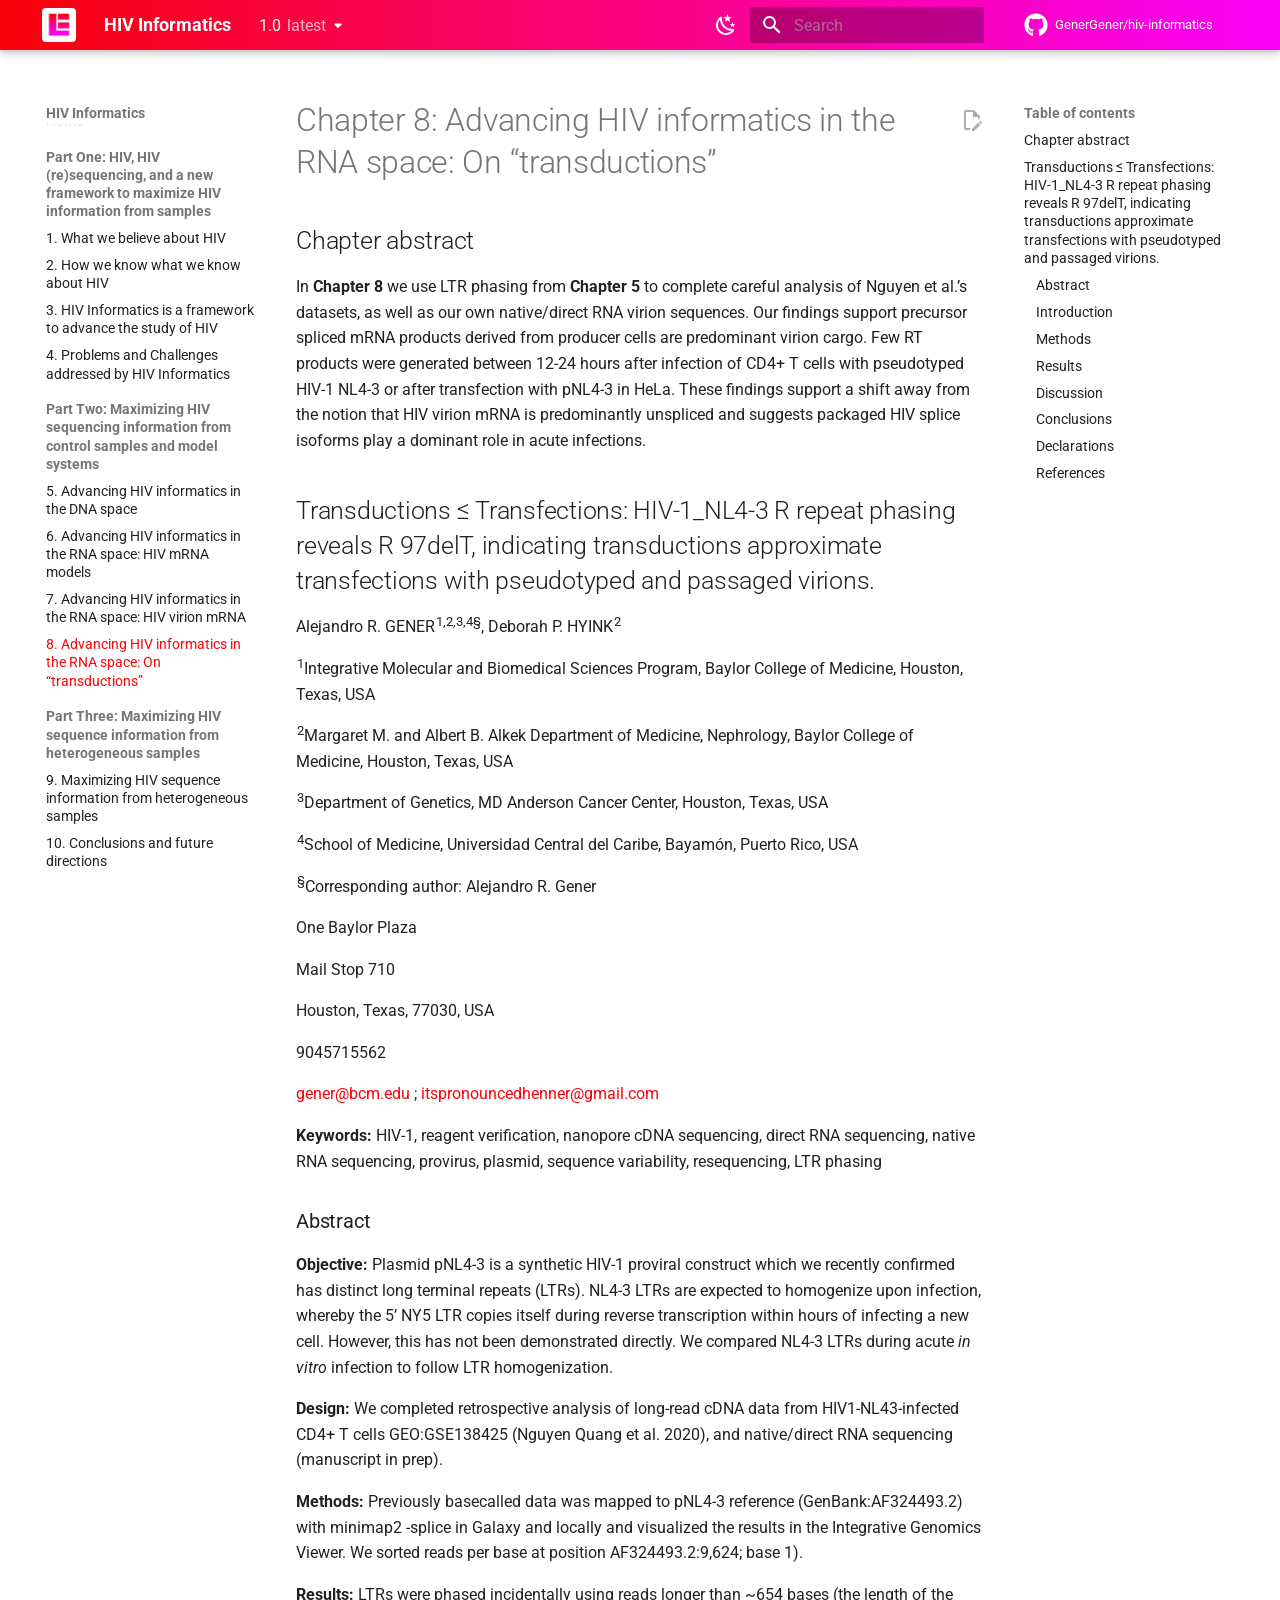
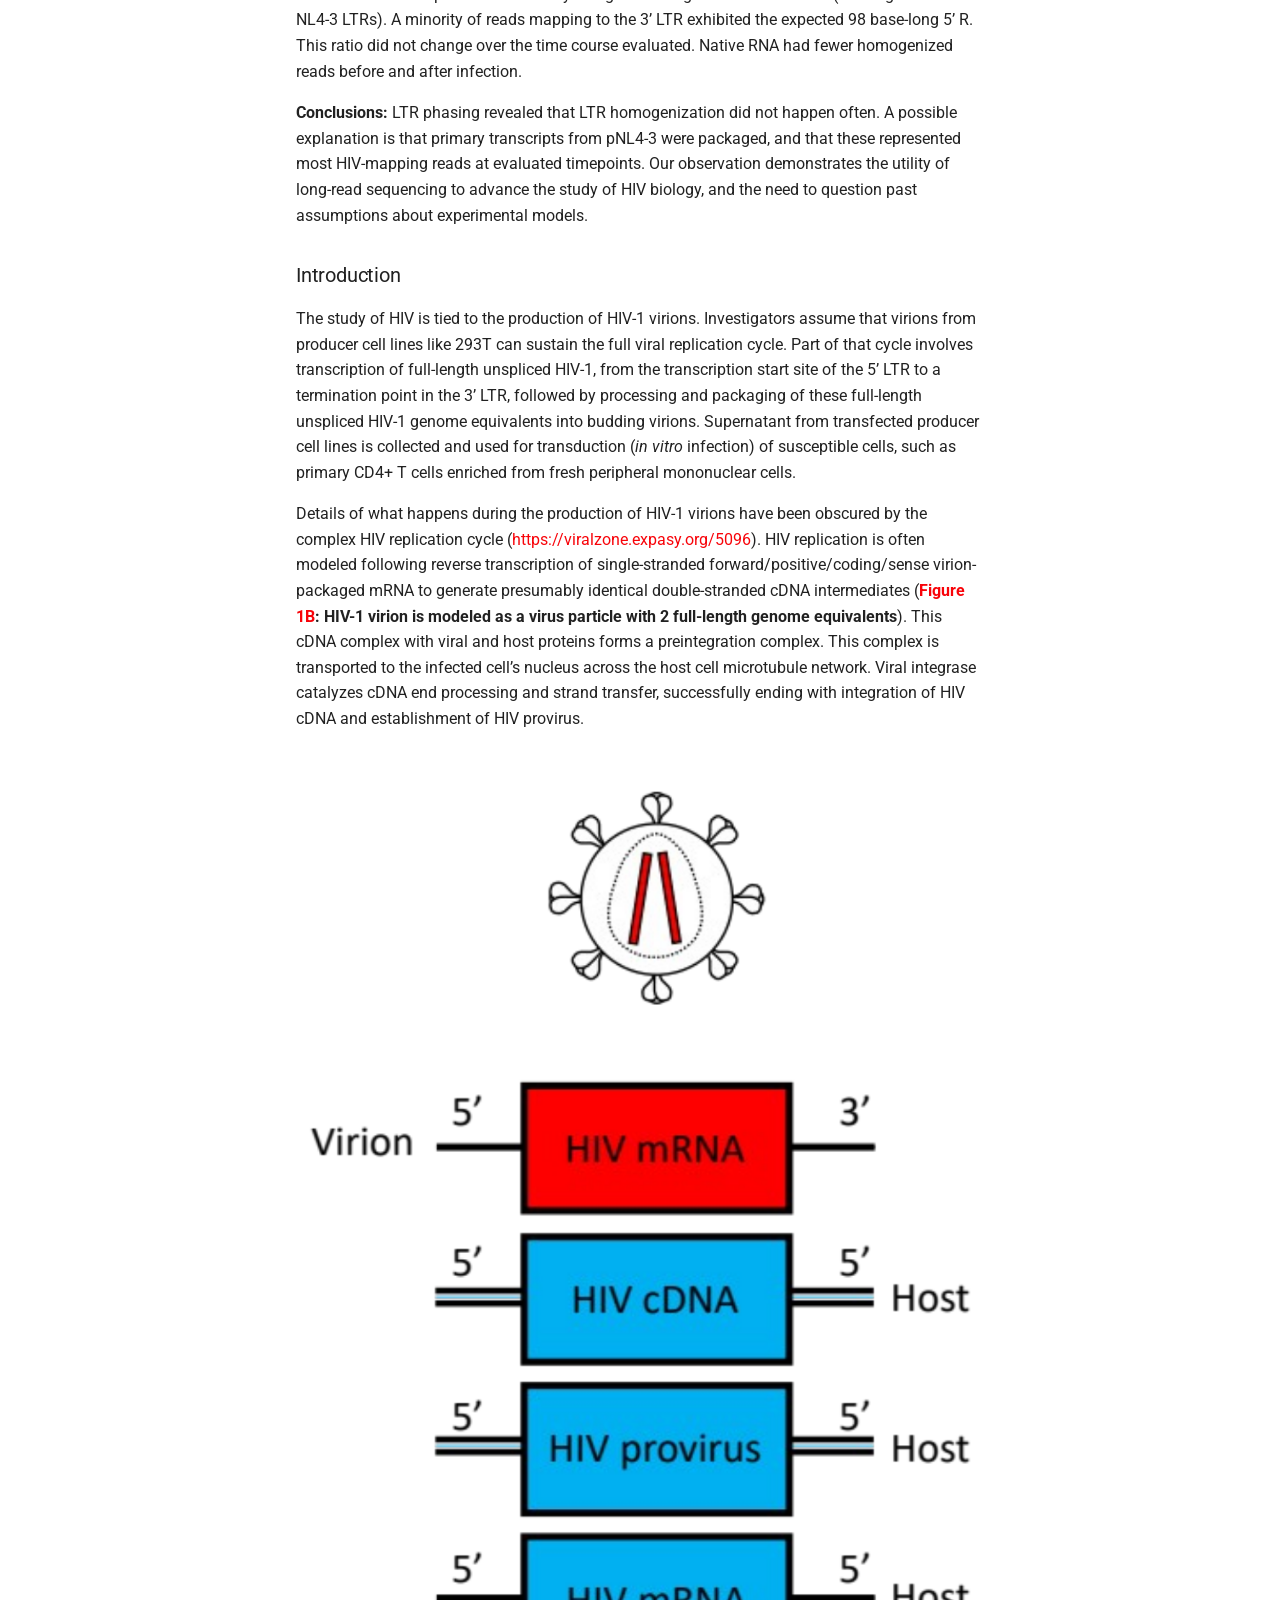
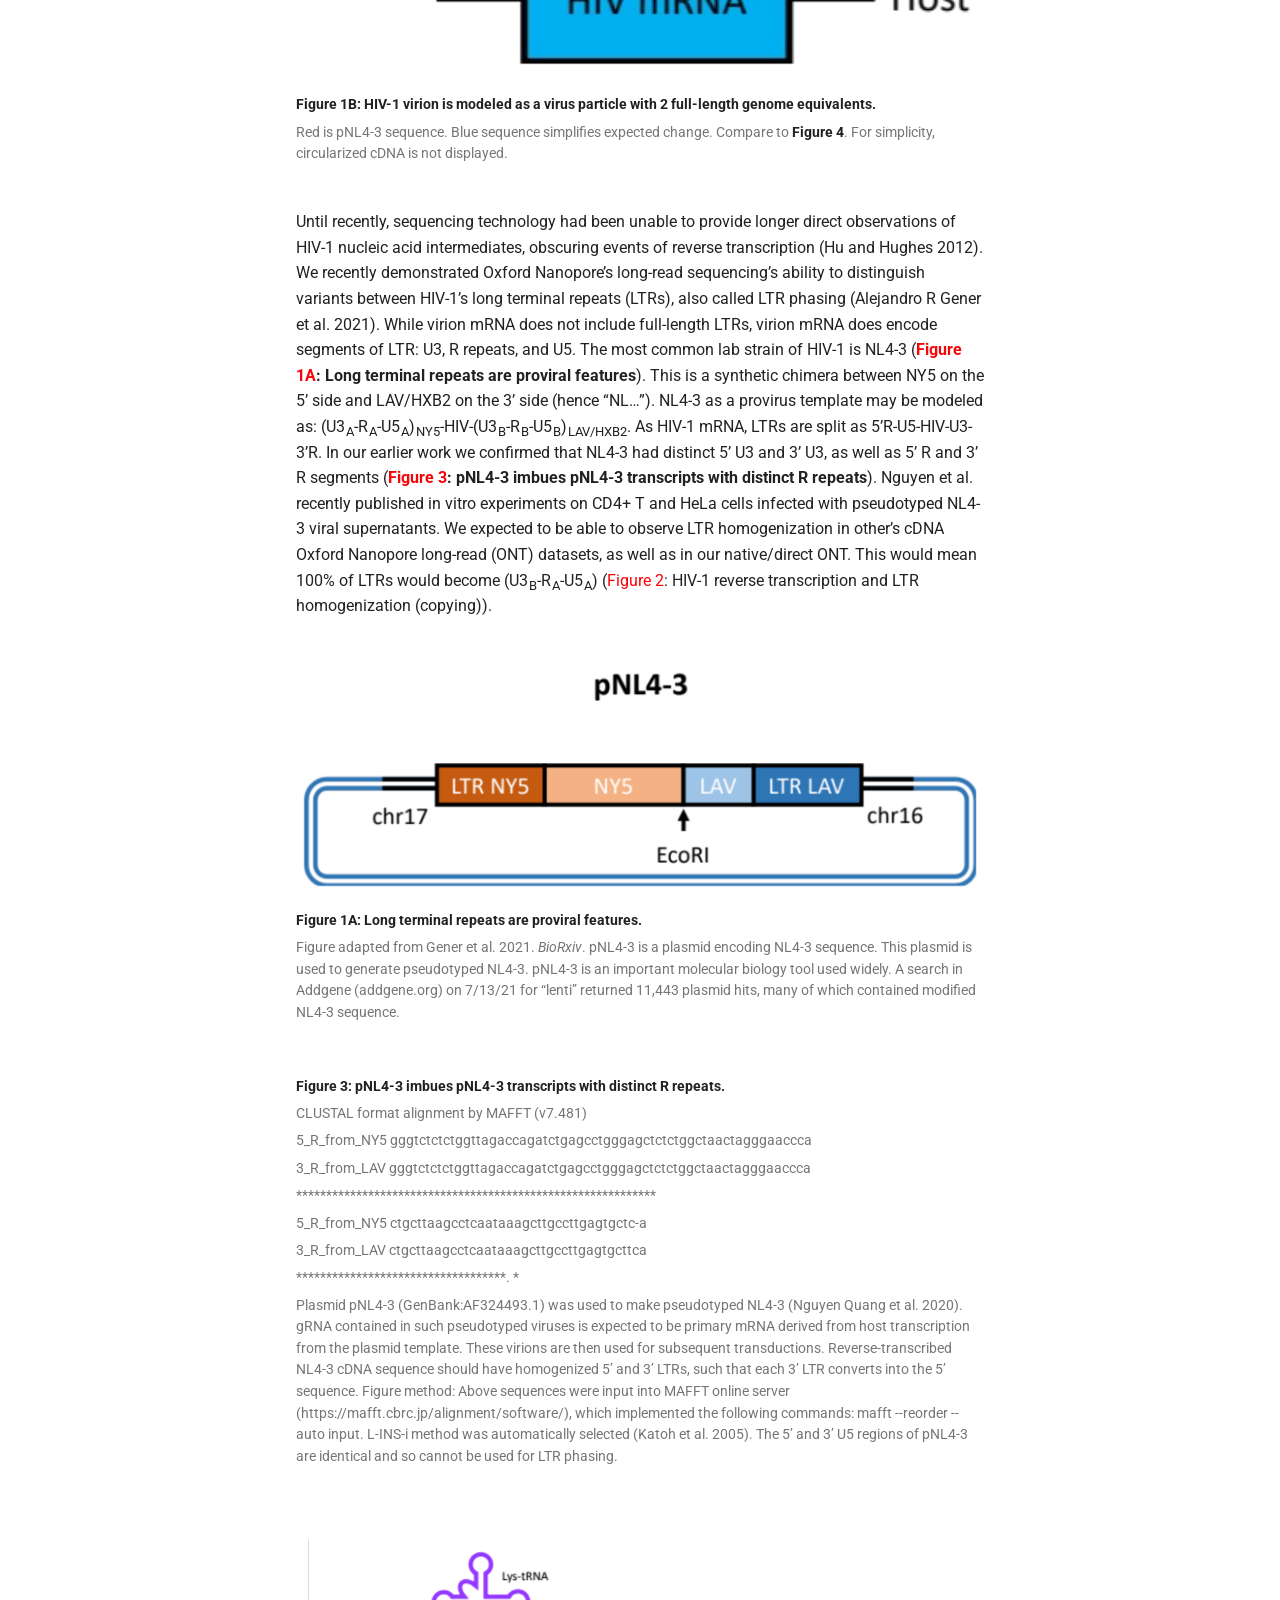
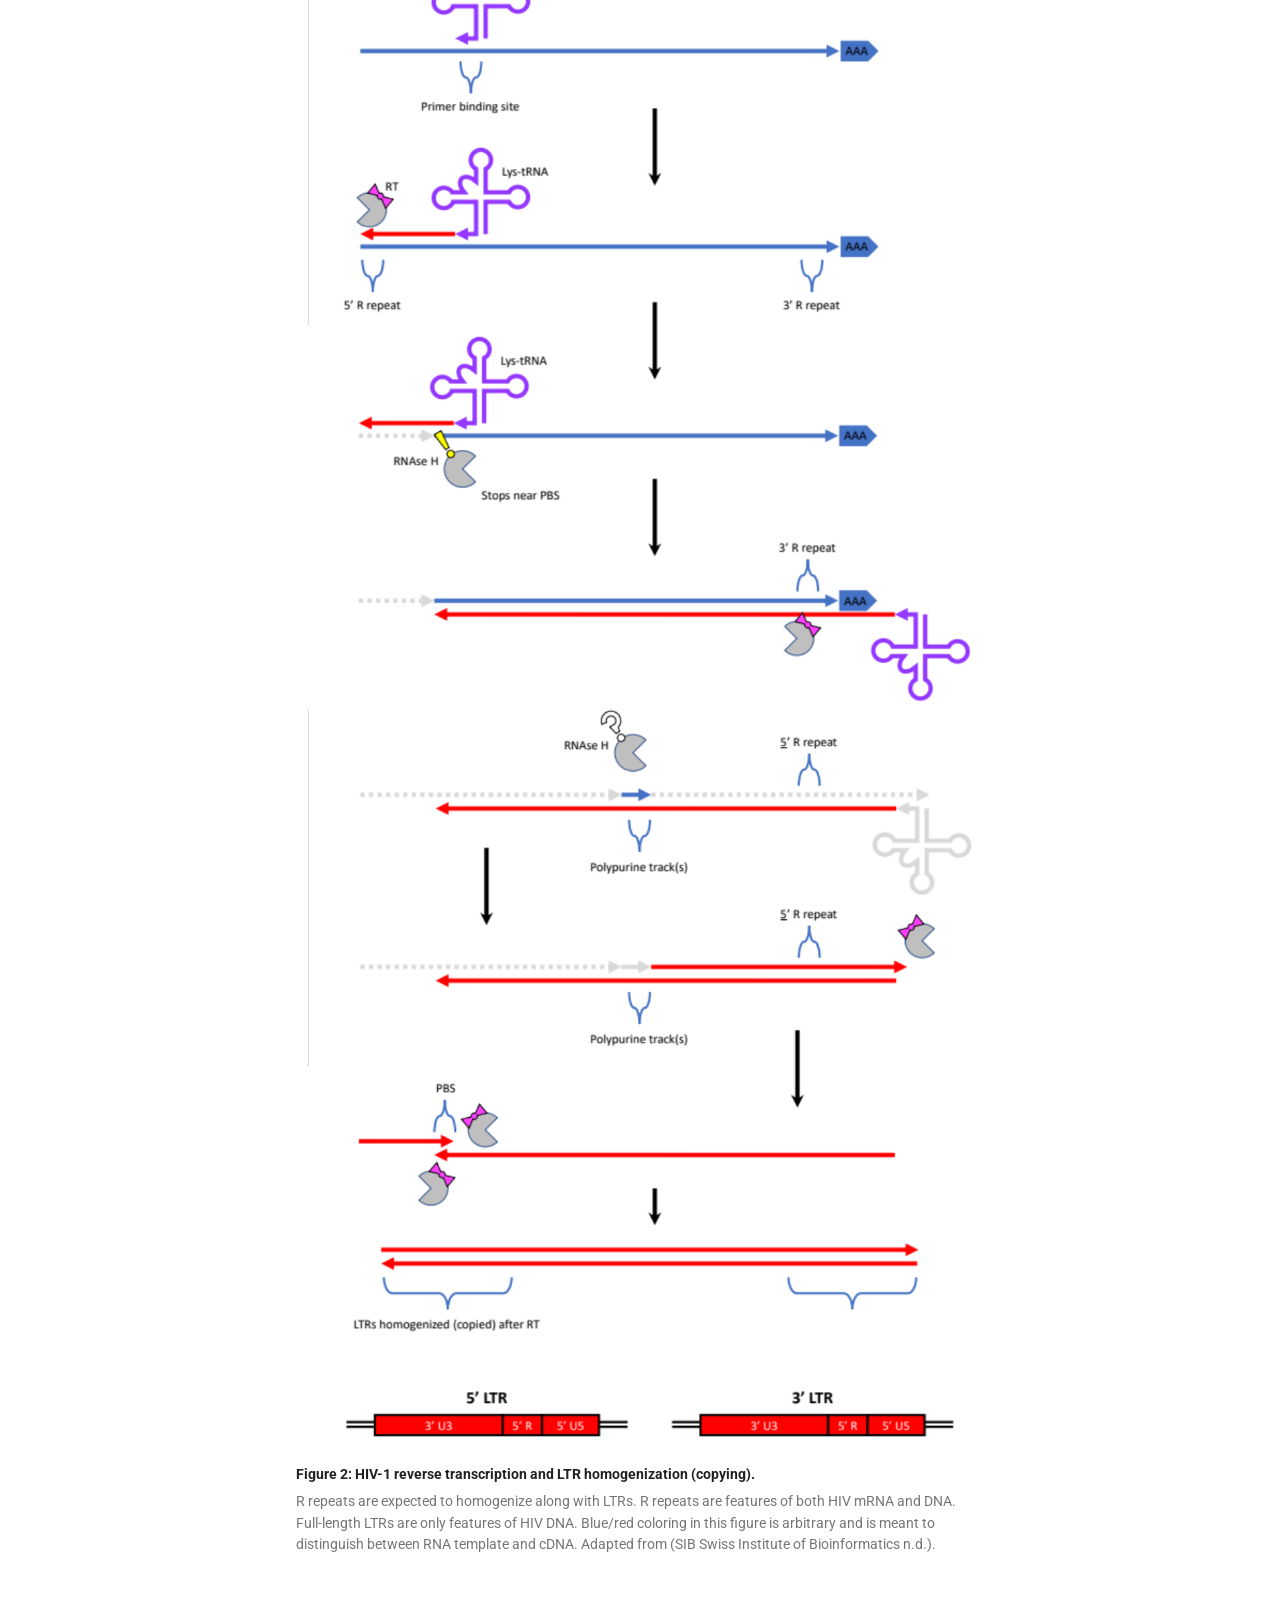
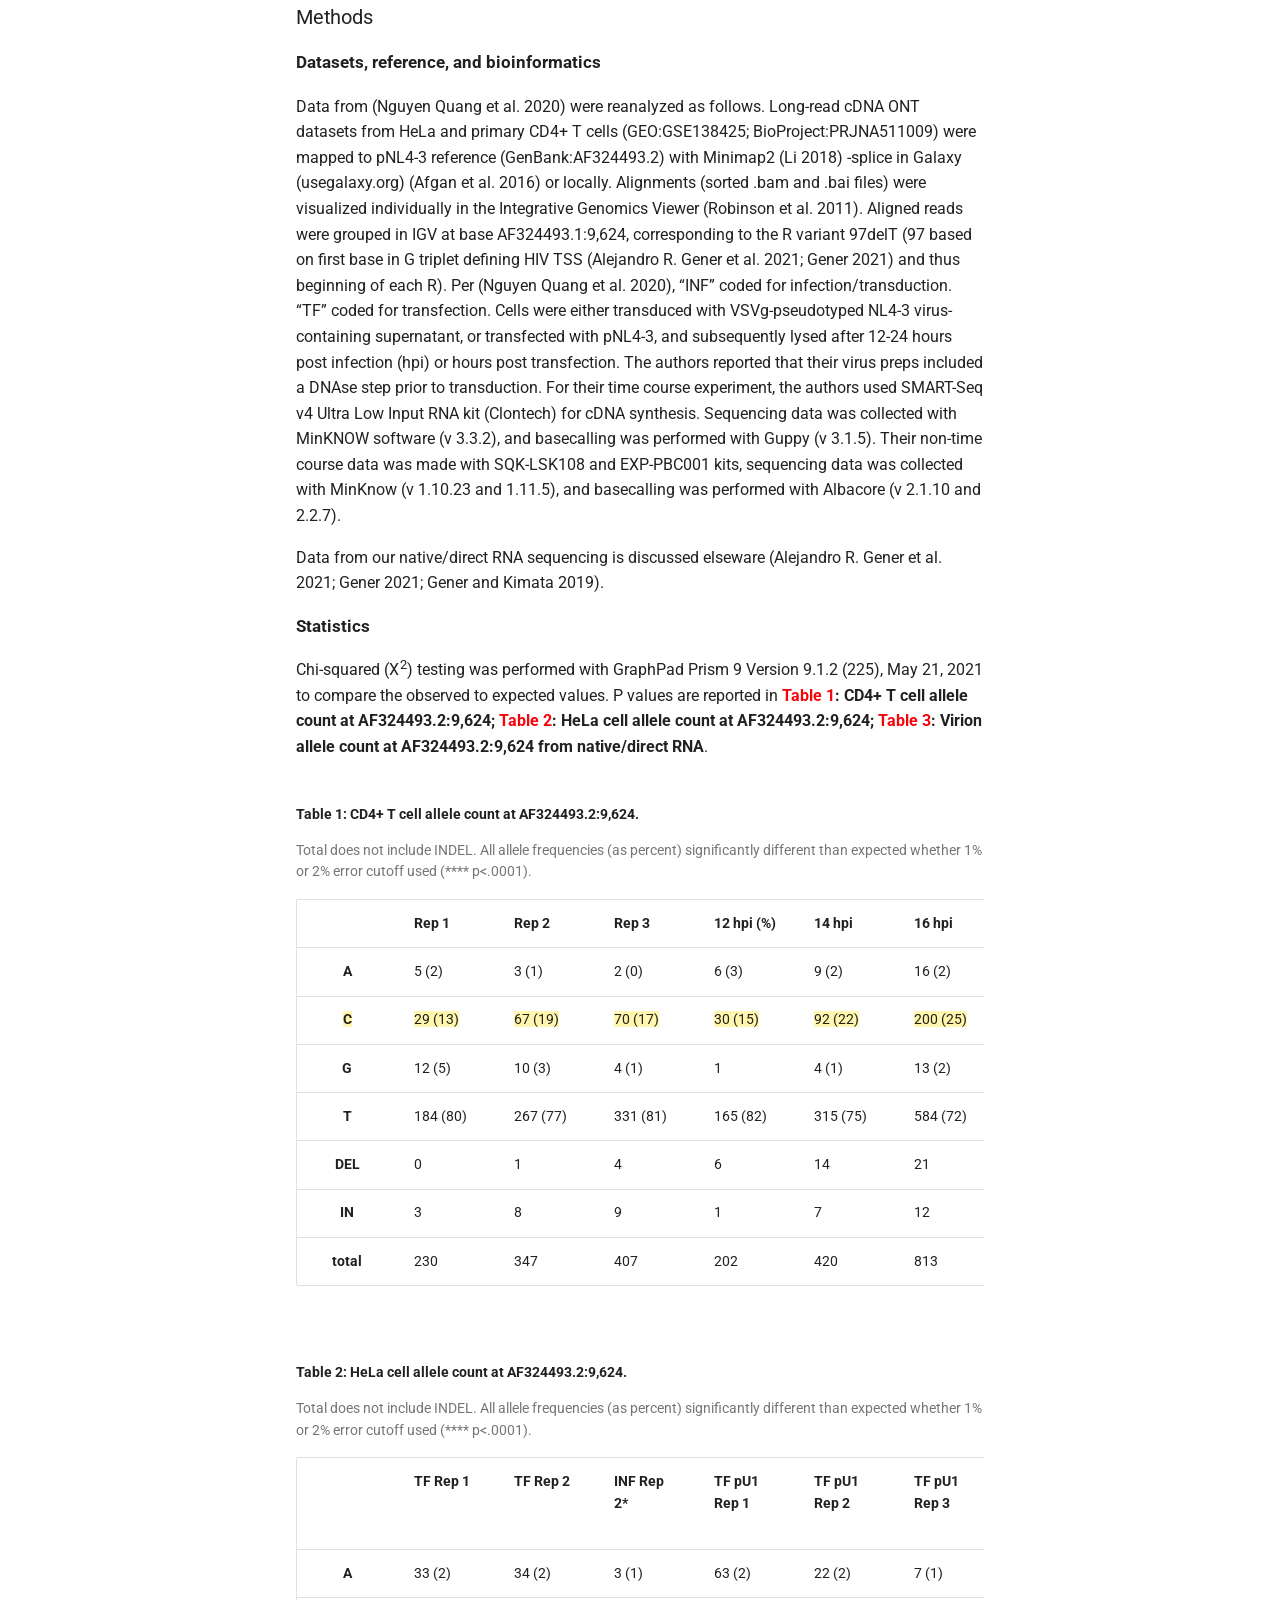
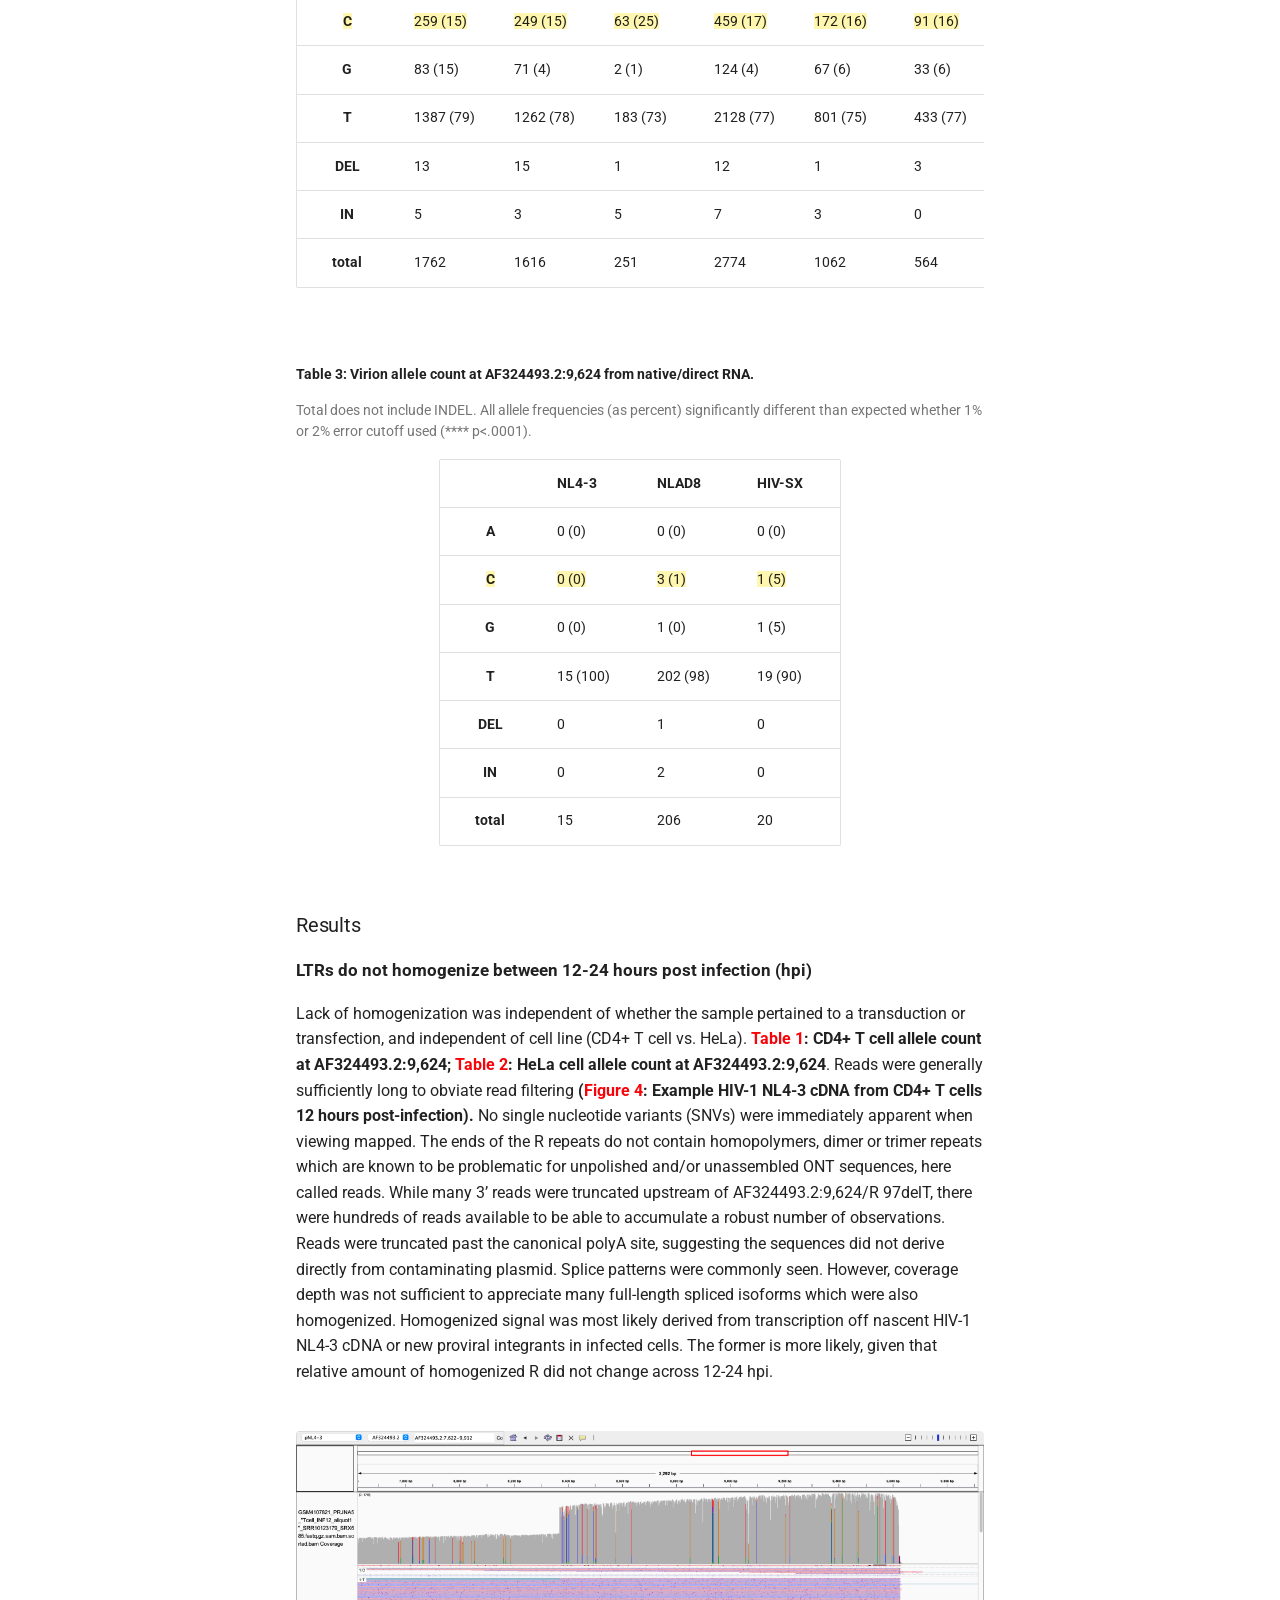
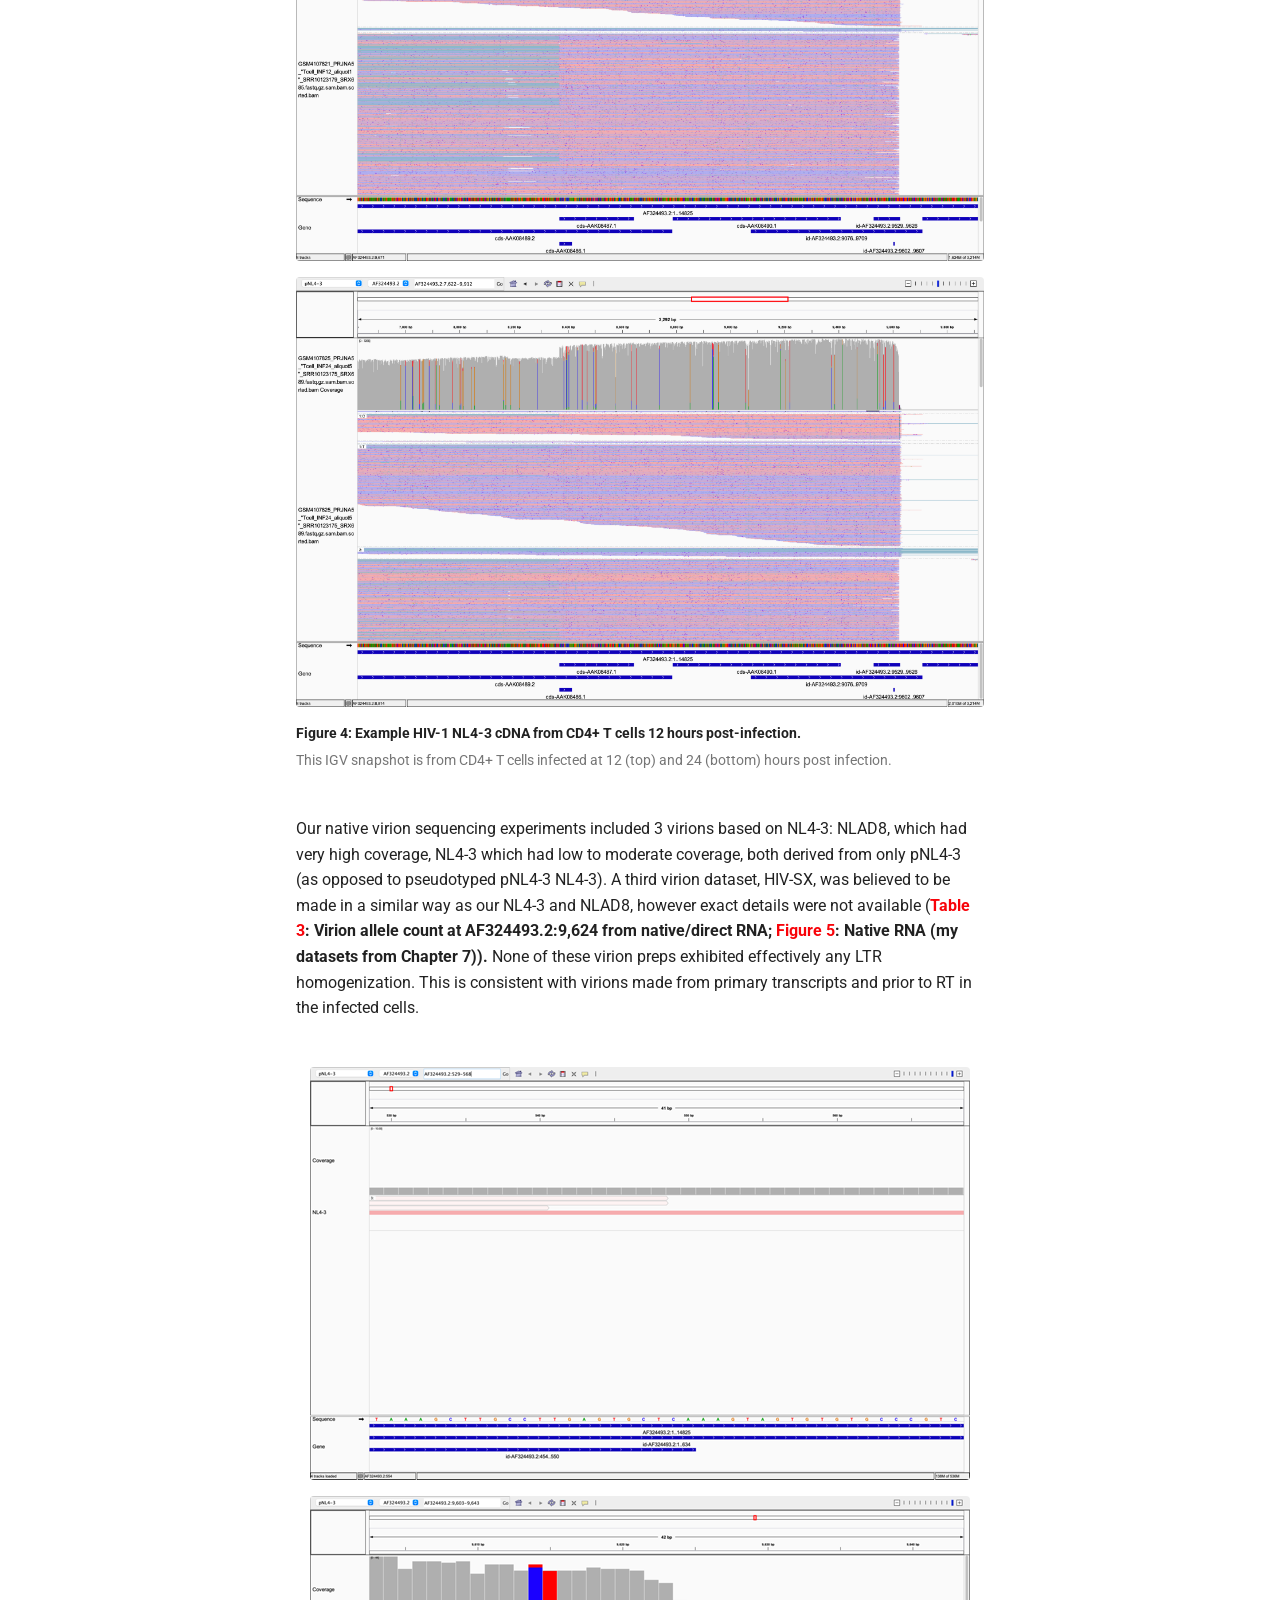
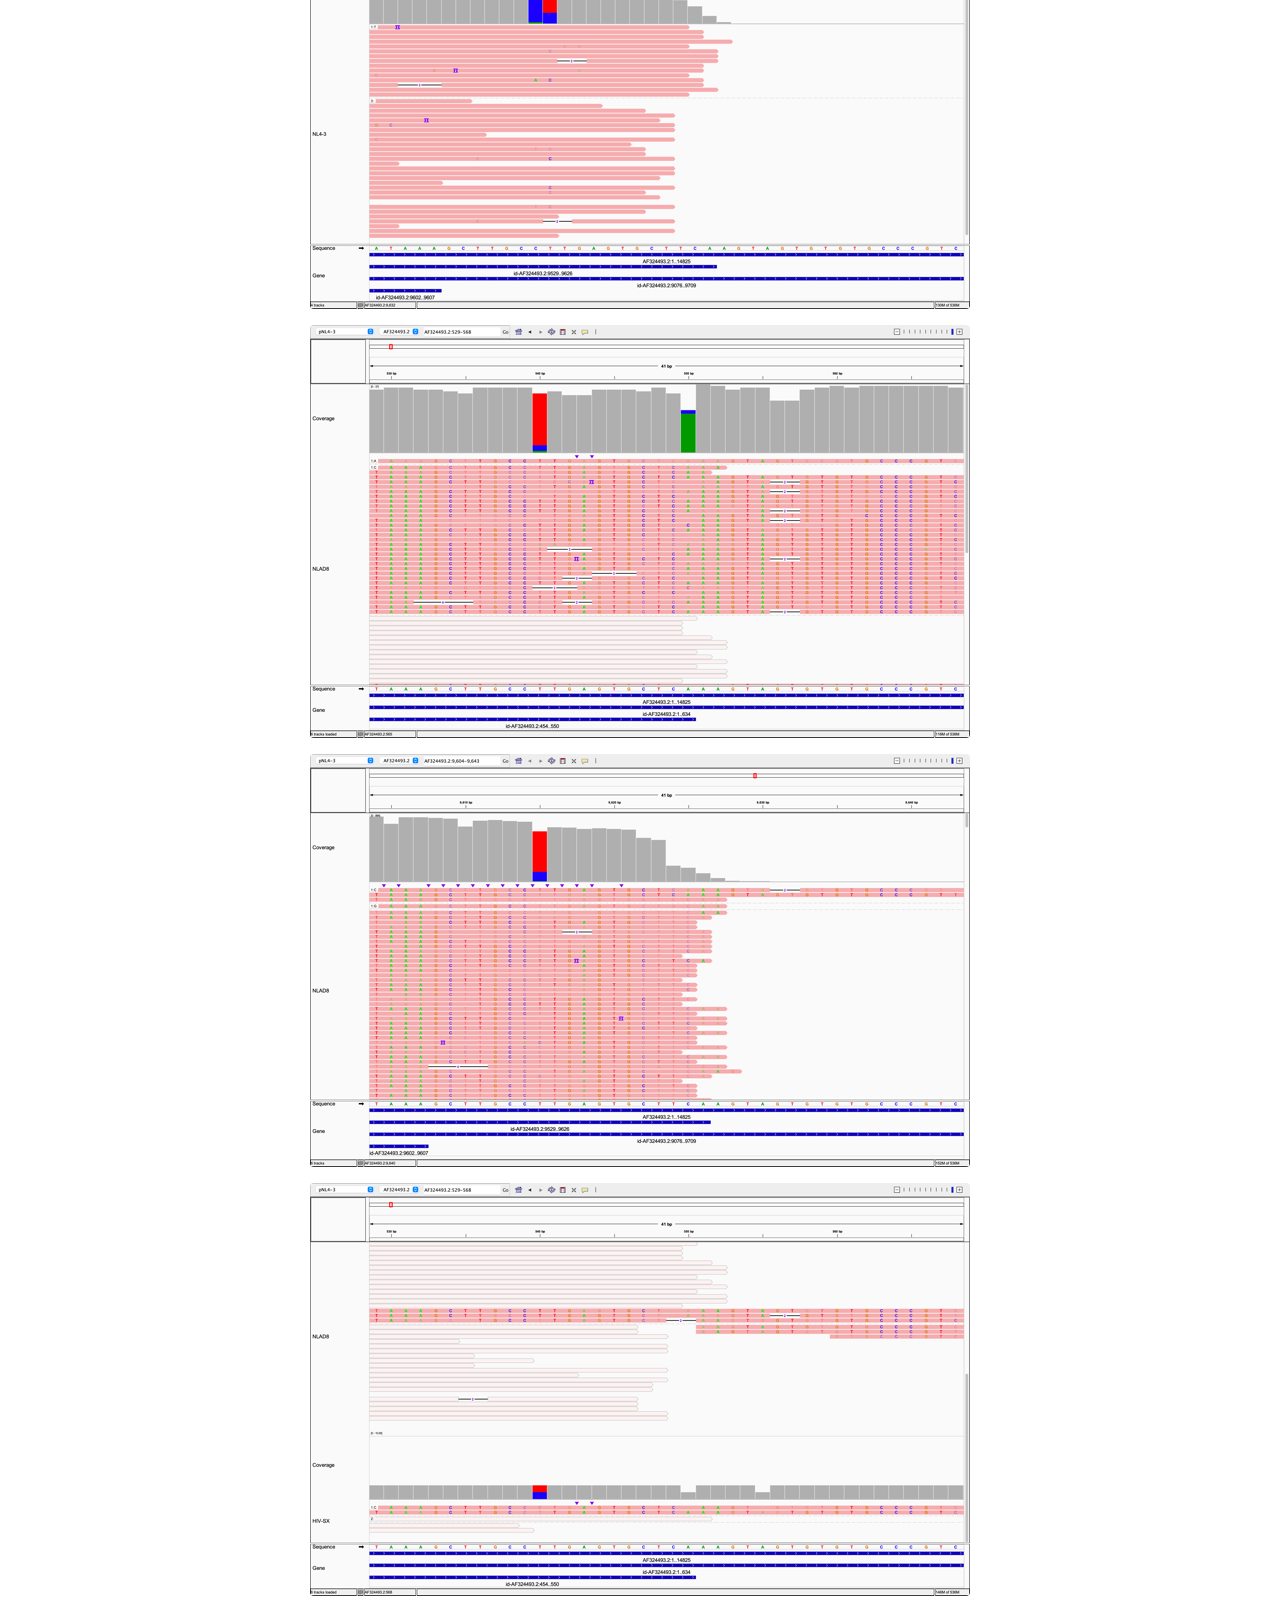
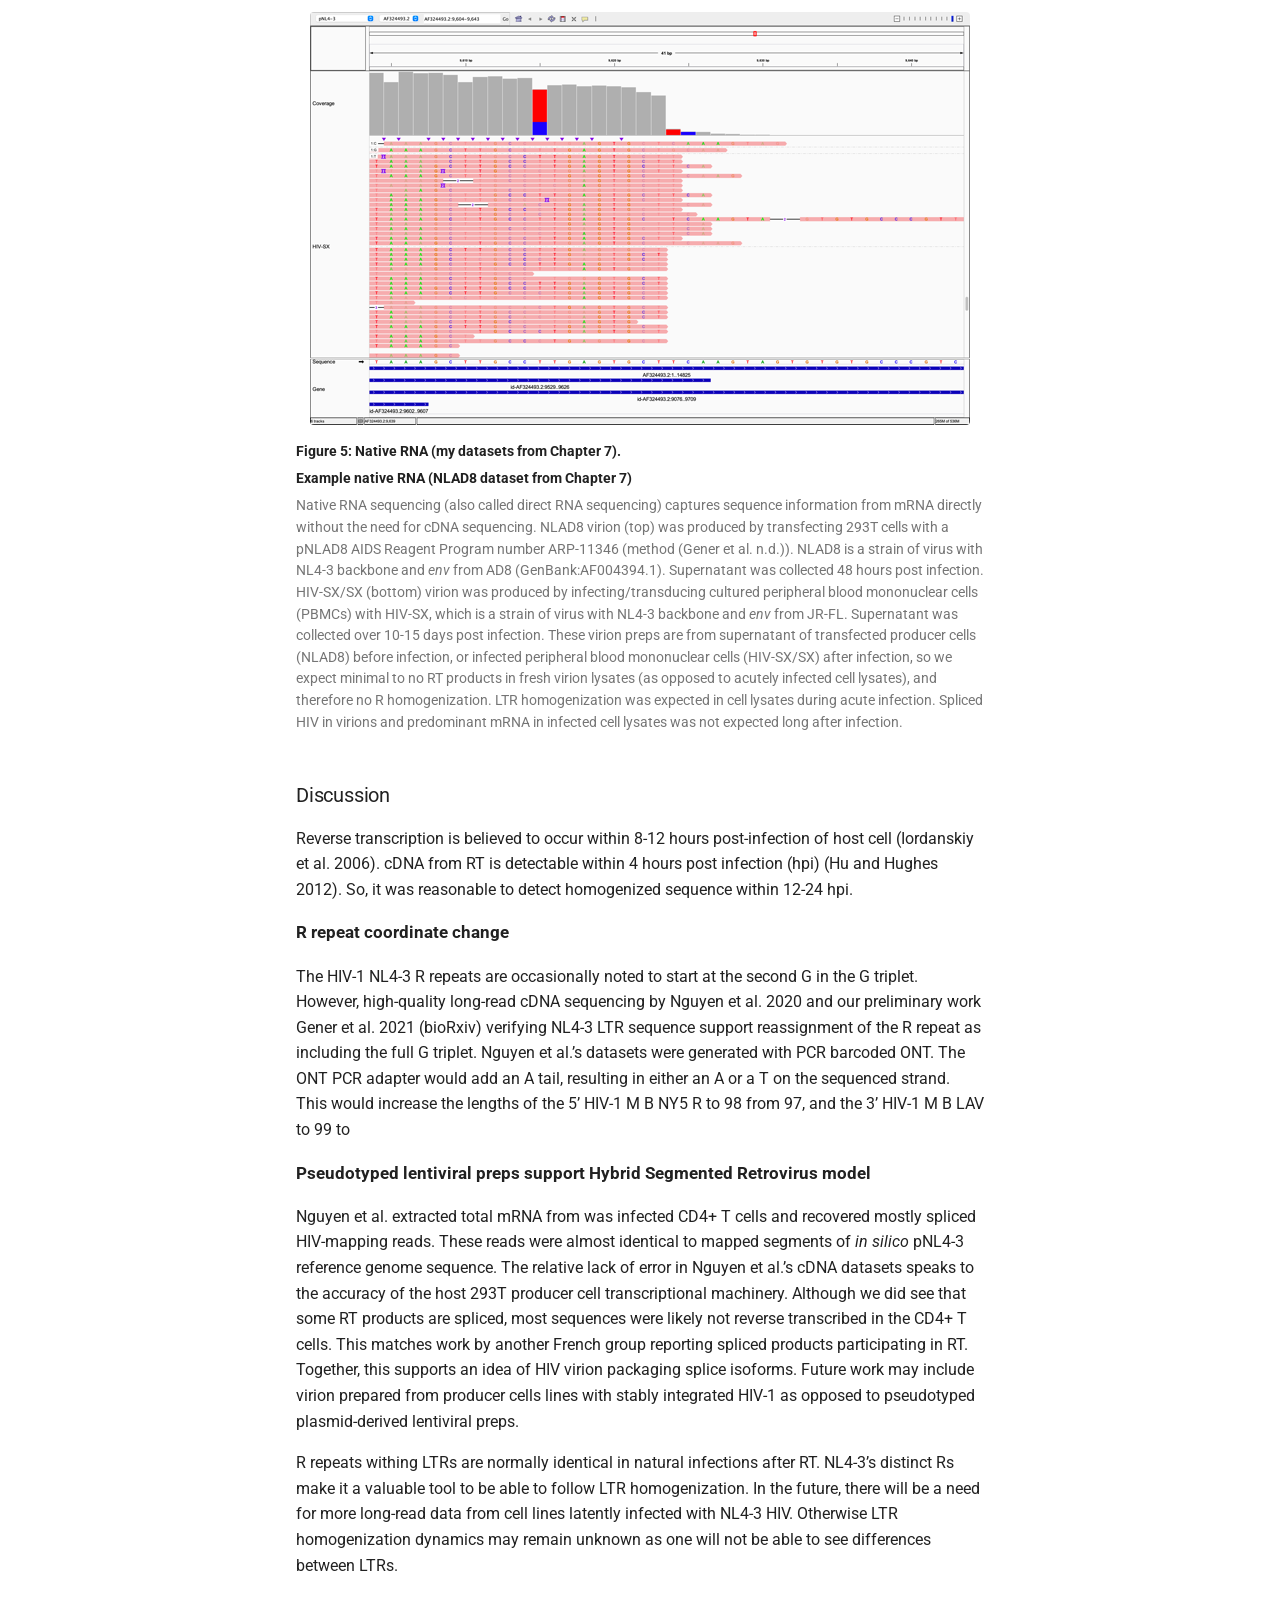
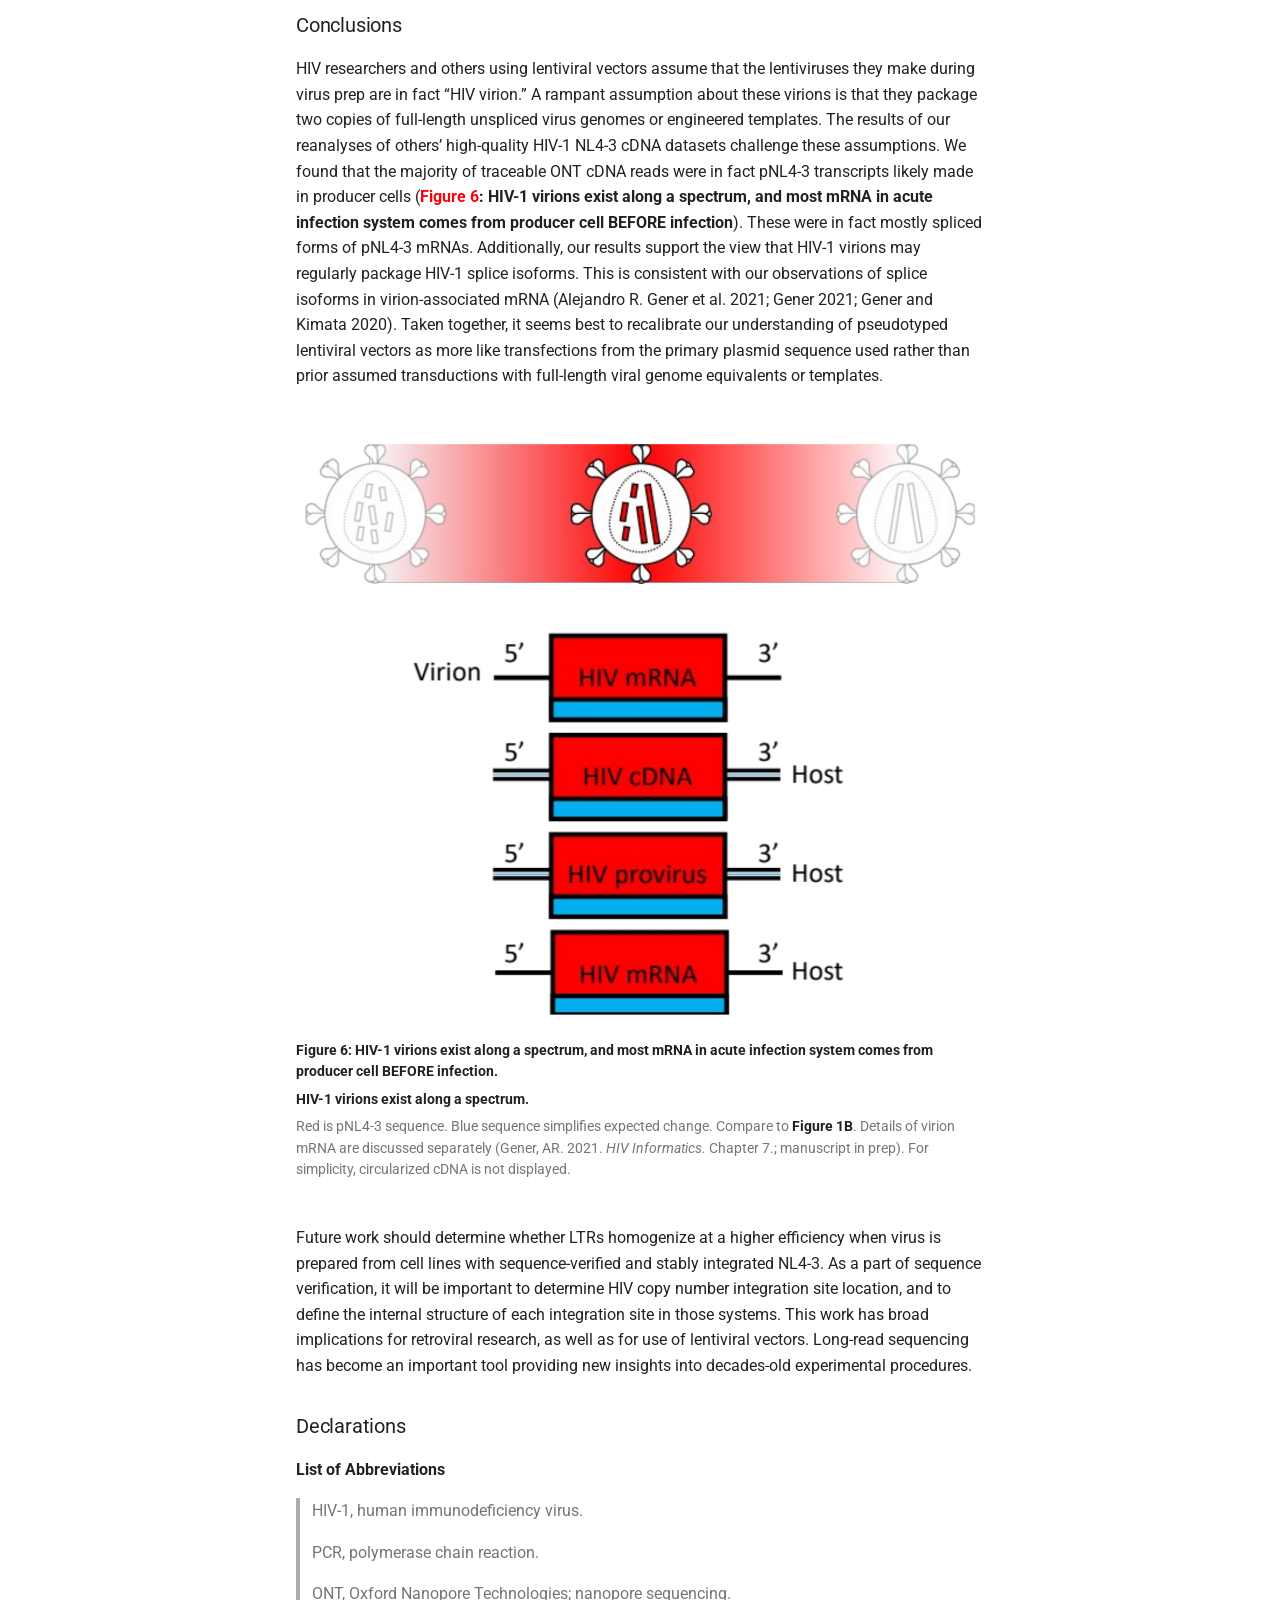
<file: 1.0/08-rna-space-transductions/index.html>
<!doctype html>
<html lang="en" class="no-js">
  <head>
    
      <meta charset="utf-8">
      <meta name="viewport" content="width=device-width,initial-scale=1">
      
        <meta name="description" content="HIV Informatics: a framework unifying HIV models, nucleic acid (re)sequencing, bioinformatics, and validation to maximize HIV information from samples.">
      
      
        <meta name="author" content="Alejandro Rafael Gener">
      
      
        <link rel="canonical" href="https://genergener.github.io/hiv-informatics/1.0/08-rna-space-transductions/">
      
      
        <link rel="prev" href="../07-rna-space-virion-mrna/">
      
      
        <link rel="next" href="../09-heterogeneous-samples/">
      
      
        
      
      
      <link rel="icon" href="../assets/brand/logo-mark.png">
      <meta name="generator" content="mkdocs-1.6.1, mkdocs-material-9.7.7">
    
    
      
        <title>8. Advancing HIV informatics in the RNA space: On “transductions” - HIV Informatics</title>
      
    
    
      <link rel="stylesheet" href="../assets/stylesheets/main.ec1eaa64.min.css">
      
        
        <link rel="stylesheet" href="../assets/stylesheets/palette.ab4e12ef.min.css">
      
      


    
    
      
    
    
      
        
        
        <link rel="preconnect" href="https://fonts.gstatic.com" crossorigin>
        <link rel="stylesheet" href="https://fonts.googleapis.com/css?family=Roboto:300,300i,400,400i,700,700i%7CRoboto+Mono:400,400i,700,700i&display=fallback">
        <style>:root{--md-text-font:"Roboto";--md-code-font:"Roboto Mono"}</style>
      
    
    
      <link rel="stylesheet" href="../stylesheets/extra.css">
    
    <script>__md_scope=new URL("..",location),__md_hash=e=>[...e].reduce(((e,_)=>(e<<5)-e+_.charCodeAt(0)),0),__md_get=(e,_=localStorage,t=__md_scope)=>JSON.parse(_.getItem(t.pathname+"."+e)),__md_set=(e,_,t=localStorage,a=__md_scope)=>{try{t.setItem(a.pathname+"."+e,JSON.stringify(_))}catch(e){}}</script>
    
      

    
    
  </head>
  
  
    
    
      
    
    
    
    
    <body dir="ltr" data-md-color-scheme="default" data-md-color-primary="custom" data-md-color-accent="custom">
  
    
    <input class="md-toggle" data-md-toggle="drawer" type="checkbox" id="__drawer" autocomplete="off">
    <input class="md-toggle" data-md-toggle="search" type="checkbox" id="__search" autocomplete="off">
    <label class="md-overlay" for="__drawer"></label>
    <div data-md-component="skip">
      
        
        <a href="#chapter-8-advancing-hiv-informatics-in-the-rna-space-on-transductions" class="md-skip">
          Skip to content
        </a>
      
    </div>
    <div data-md-component="announce">
      
    </div>
    
      <div data-md-color-scheme="default" data-md-component="outdated" hidden>
        
      </div>
    
    
      

  

<header class="md-header md-header--shadow" data-md-component="header">
  <nav class="md-header__inner md-grid" aria-label="Header">
    <a href=".." title="HIV Informatics" class="md-header__button md-logo" aria-label="HIV Informatics" data-md-component="logo">
      
  <img src="../assets/brand/logo-mark.png" alt="logo">

    </a>
    <label class="md-header__button md-icon" for="__drawer">
      
      <svg xmlns="http://www.w3.org/2000/svg" viewBox="0 0 24 24"><path d="M3 6h18v2H3zm0 5h18v2H3zm0 5h18v2H3z"/></svg>
    </label>
    <div class="md-header__title" data-md-component="header-title">
      <div class="md-header__ellipsis">
        <div class="md-header__topic">
          <span class="md-ellipsis">
            HIV Informatics
          </span>
        </div>
        <div class="md-header__topic" data-md-component="header-topic">
          <span class="md-ellipsis">
            
              8. Advancing HIV informatics in the RNA space: On “transductions”
            
          </span>
        </div>
      </div>
    </div>
    
      
        <form class="md-header__option" data-md-component="palette">
  
    
    
    
    <input class="md-option" data-md-color-media="(prefers-color-scheme: light)" data-md-color-scheme="default" data-md-color-primary="custom" data-md-color-accent="custom"  aria-label="Switch to dark mode"  type="radio" name="__palette" id="__palette_0">
    
      <label class="md-header__button md-icon" title="Switch to dark mode" for="__palette_1" hidden>
        <svg xmlns="http://www.w3.org/2000/svg" viewBox="0 0 24 24"><path d="m17.75 4.09-2.53 1.94.91 3.06-2.63-1.81-2.63 1.81.91-3.06-2.53-1.94L12.44 4l1.06-3 1.06 3zm3.5 6.91-1.64 1.25.59 1.98-1.7-1.17-1.7 1.17.59-1.98L15.75 11l2.06-.05L18.5 9l.69 1.95zm-2.28 4.95c.83-.08 1.72 1.1 1.19 1.85-.32.45-.66.87-1.08 1.27C15.17 23 8.84 23 4.94 19.07c-3.91-3.9-3.91-10.24 0-14.14.4-.4.82-.76 1.27-1.08.75-.53 1.93.36 1.85 1.19-.27 2.86.69 5.83 2.89 8.02a9.96 9.96 0 0 0 8.02 2.89m-1.64 2.02a12.08 12.08 0 0 1-7.8-3.47c-2.17-2.19-3.33-5-3.49-7.82-2.81 3.14-2.7 7.96.31 10.98 3.02 3.01 7.84 3.12 10.98.31"/></svg>
      </label>
    
  
    
    
    
    <input class="md-option" data-md-color-media="(prefers-color-scheme: dark)" data-md-color-scheme="slate" data-md-color-primary="custom" data-md-color-accent="custom"  aria-label="Switch to light mode"  type="radio" name="__palette" id="__palette_1">
    
      <label class="md-header__button md-icon" title="Switch to light mode" for="__palette_0" hidden>
        <svg xmlns="http://www.w3.org/2000/svg" viewBox="0 0 24 24"><path d="M12 7a5 5 0 0 1 5 5 5 5 0 0 1-5 5 5 5 0 0 1-5-5 5 5 0 0 1 5-5m0 2a3 3 0 0 0-3 3 3 3 0 0 0 3 3 3 3 0 0 0 3-3 3 3 0 0 0-3-3m0-7 2.39 3.42C13.65 5.15 12.84 5 12 5s-1.65.15-2.39.42zM3.34 7l4.16-.35A7.2 7.2 0 0 0 5.94 8.5c-.44.74-.69 1.5-.83 2.29zm.02 10 1.76-3.77a7.131 7.131 0 0 0 2.38 4.14zM20.65 7l-1.77 3.79a7.02 7.02 0 0 0-2.38-4.15zm-.01 10-4.14.36c.59-.51 1.12-1.14 1.54-1.86.42-.73.69-1.5.83-2.29zM12 22l-2.41-3.44c.74.27 1.55.44 2.41.44.82 0 1.63-.17 2.37-.44z"/></svg>
      </label>
    
  
</form>
      
    
    
      <script>var palette=__md_get("__palette");if(palette&&palette.color){if("(prefers-color-scheme)"===palette.color.media){var media=matchMedia("(prefers-color-scheme: light)"),input=document.querySelector(media.matches?"[data-md-color-media='(prefers-color-scheme: light)']":"[data-md-color-media='(prefers-color-scheme: dark)']");palette.color.media=input.getAttribute("data-md-color-media"),palette.color.scheme=input.getAttribute("data-md-color-scheme"),palette.color.primary=input.getAttribute("data-md-color-primary"),palette.color.accent=input.getAttribute("data-md-color-accent")}for(var[key,value]of Object.entries(palette.color))document.body.setAttribute("data-md-color-"+key,value)}</script>
    
    
    
      
      
        <label class="md-header__button md-icon" for="__search">
          
          <svg xmlns="http://www.w3.org/2000/svg" viewBox="0 0 24 24"><path d="M9.5 3A6.5 6.5 0 0 1 16 9.5c0 1.61-.59 3.09-1.56 4.23l.27.27h.79l5 5-1.5 1.5-5-5v-.79l-.27-.27A6.52 6.52 0 0 1 9.5 16 6.5 6.5 0 0 1 3 9.5 6.5 6.5 0 0 1 9.5 3m0 2C7 5 5 7 5 9.5S7 14 9.5 14 14 12 14 9.5 12 5 9.5 5"/></svg>
        </label>
        <div class="md-search" data-md-component="search" role="dialog">
  <label class="md-search__overlay" for="__search"></label>
  <div class="md-search__inner" role="search">
    <form class="md-search__form" name="search">
      <input type="text" class="md-search__input" name="query" aria-label="Search" placeholder="Search" autocapitalize="off" autocorrect="off" autocomplete="off" spellcheck="false" data-md-component="search-query" required>
      <label class="md-search__icon md-icon" for="__search">
        
        <svg xmlns="http://www.w3.org/2000/svg" viewBox="0 0 24 24"><path d="M9.5 3A6.5 6.5 0 0 1 16 9.5c0 1.61-.59 3.09-1.56 4.23l.27.27h.79l5 5-1.5 1.5-5-5v-.79l-.27-.27A6.52 6.52 0 0 1 9.5 16 6.5 6.5 0 0 1 3 9.5 6.5 6.5 0 0 1 9.5 3m0 2C7 5 5 7 5 9.5S7 14 9.5 14 14 12 14 9.5 12 5 9.5 5"/></svg>
        
        <svg xmlns="http://www.w3.org/2000/svg" viewBox="0 0 24 24"><path d="M20 11v2H8l5.5 5.5-1.42 1.42L4.16 12l7.92-7.92L13.5 5.5 8 11z"/></svg>
      </label>
      <nav class="md-search__options" aria-label="Search">
        
          <a href="javascript:void(0)" class="md-search__icon md-icon" title="Share" aria-label="Share" data-clipboard data-clipboard-text="" data-md-component="search-share" tabindex="-1">
            
            <svg xmlns="http://www.w3.org/2000/svg" viewBox="0 0 24 24"><path d="M18 16.08c-.76 0-1.44.3-1.96.77L8.91 12.7c.05-.23.09-.46.09-.7s-.04-.47-.09-.7l7.05-4.11c.54.5 1.25.81 2.04.81a3 3 0 0 0 3-3 3 3 0 0 0-3-3 3 3 0 0 0-3 3c0 .24.04.47.09.7L8.04 9.81C7.5 9.31 6.79 9 6 9a3 3 0 0 0-3 3 3 3 0 0 0 3 3c.79 0 1.5-.31 2.04-.81l7.12 4.15c-.05.21-.08.43-.08.66 0 1.61 1.31 2.91 2.92 2.91s2.92-1.3 2.92-2.91A2.92 2.92 0 0 0 18 16.08"/></svg>
          </a>
        
        <button type="reset" class="md-search__icon md-icon" title="Clear" aria-label="Clear" tabindex="-1">
          
          <svg xmlns="http://www.w3.org/2000/svg" viewBox="0 0 24 24"><path d="M19 6.41 17.59 5 12 10.59 6.41 5 5 6.41 10.59 12 5 17.59 6.41 19 12 13.41 17.59 19 19 17.59 13.41 12z"/></svg>
        </button>
      </nav>
      
        <div class="md-search__suggest" data-md-component="search-suggest"></div>
      
    </form>
    <div class="md-search__output">
      <div class="md-search__scrollwrap" tabindex="0" data-md-scrollfix>
        <div class="md-search-result" data-md-component="search-result">
          <div class="md-search-result__meta">
            Initializing search
          </div>
          <ol class="md-search-result__list" role="presentation"></ol>
        </div>
      </div>
    </div>
  </div>
</div>
      
    
    
      <div class="md-header__source">
        <a href="https://github.com/GenerGener/hiv-informatics" title="Go to repository" class="md-source" data-md-component="source">
  <div class="md-source__icon md-icon">
    
    <svg xmlns="http://www.w3.org/2000/svg" viewBox="0 0 512 512"><!--! Font Awesome Free 7.1.0 by @fontawesome - https://fontawesome.com License - https://fontawesome.com/license/free (Icons: CC BY 4.0, Fonts: SIL OFL 1.1, Code: MIT License) Copyright 2025 Fonticons, Inc.--><path d="M173.9 397.4c0 2-2.3 3.6-5.2 3.6-3.3.3-5.6-1.3-5.6-3.6 0-2 2.3-3.6 5.2-3.6 3-.3 5.6 1.3 5.6 3.6m-31.1-4.5c-.7 2 1.3 4.3 4.3 4.9 2.6 1 5.6 0 6.2-2s-1.3-4.3-4.3-5.2c-2.6-.7-5.5.3-6.2 2.3m44.2-1.7c-2.9.7-4.9 2.6-4.6 4.9.3 2 2.9 3.3 5.9 2.6 2.9-.7 4.9-2.6 4.6-4.6-.3-1.9-3-3.2-5.9-2.9M252.8 8C114.1 8 8 113.3 8 252c0 110.9 69.8 205.8 169.5 239.2 12.8 2.3 17.3-5.6 17.3-12.1 0-6.2-.3-40.4-.3-61.4 0 0-70 15-84.7-29.8 0 0-11.4-29.1-27.8-36.6 0 0-22.9-15.7 1.6-15.4 0 0 24.9 2 38.6 25.8 21.9 38.6 58.6 27.5 72.9 20.9 2.3-16 8.8-27.1 16-33.7-55.9-6.2-112.3-14.3-112.3-110.5 0-27.5 7.6-41.3 23.6-58.9-2.6-6.5-11.1-33.3 2.6-67.9 20.9-6.5 69 27 69 27 20-5.6 41.5-8.5 62.8-8.5s42.8 2.9 62.8 8.5c0 0 48.1-33.6 69-27 13.7 34.7 5.2 61.4 2.6 67.9 16 17.7 25.8 31.5 25.8 58.9 0 96.5-58.9 104.2-114.8 110.5 9.2 7.9 17 22.9 17 46.4 0 33.7-.3 75.4-.3 83.6 0 6.5 4.6 14.4 17.3 12.1C436.2 457.8 504 362.9 504 252 504 113.3 391.5 8 252.8 8M105.2 352.9c-1.3 1-1 3.3.7 5.2 1.6 1.6 3.9 2.3 5.2 1 1.3-1 1-3.3-.7-5.2-1.6-1.6-3.9-2.3-5.2-1m-10.8-8.1c-.7 1.3.3 2.9 2.3 3.9 1.6 1 3.6.7 4.3-.7.7-1.3-.3-2.9-2.3-3.9-2-.6-3.6-.3-4.3.7m32.4 35.6c-1.6 1.3-1 4.3 1.3 6.2 2.3 2.3 5.2 2.6 6.5 1 1.3-1.3.7-4.3-1.3-6.2-2.2-2.3-5.2-2.6-6.5-1m-11.4-14.7c-1.6 1-1.6 3.6 0 5.9s4.3 3.3 5.6 2.3c1.6-1.3 1.6-3.9 0-6.2-1.4-2.3-4-3.3-5.6-2"/></svg>
  </div>
  <div class="md-source__repository">
    GenerGener/hiv-informatics
  </div>
</a>
      </div>
    
  </nav>
  
</header>
    
    <div class="md-container" data-md-component="container">
      
      
        
          
        
      
      <main class="md-main" data-md-component="main">
        <div class="md-main__inner md-grid">
          
            
              
              <div class="md-sidebar md-sidebar--primary" data-md-component="sidebar" data-md-type="navigation" >
                <div class="md-sidebar__scrollwrap">
                  <div class="md-sidebar__inner">
                    



<nav class="md-nav md-nav--primary" aria-label="Navigation" data-md-level="0">
  <label class="md-nav__title" for="__drawer">
    <a href=".." title="HIV Informatics" class="md-nav__button md-logo" aria-label="HIV Informatics" data-md-component="logo">
      
  <img src="../assets/brand/logo-mark.png" alt="logo">

    </a>
    HIV Informatics
  </label>
  
    <div class="md-nav__source">
      <a href="https://github.com/GenerGener/hiv-informatics" title="Go to repository" class="md-source" data-md-component="source">
  <div class="md-source__icon md-icon">
    
    <svg xmlns="http://www.w3.org/2000/svg" viewBox="0 0 512 512"><!--! Font Awesome Free 7.1.0 by @fontawesome - https://fontawesome.com License - https://fontawesome.com/license/free (Icons: CC BY 4.0, Fonts: SIL OFL 1.1, Code: MIT License) Copyright 2025 Fonticons, Inc.--><path d="M173.9 397.4c0 2-2.3 3.6-5.2 3.6-3.3.3-5.6-1.3-5.6-3.6 0-2 2.3-3.6 5.2-3.6 3-.3 5.6 1.3 5.6 3.6m-31.1-4.5c-.7 2 1.3 4.3 4.3 4.9 2.6 1 5.6 0 6.2-2s-1.3-4.3-4.3-5.2c-2.6-.7-5.5.3-6.2 2.3m44.2-1.7c-2.9.7-4.9 2.6-4.6 4.9.3 2 2.9 3.3 5.9 2.6 2.9-.7 4.9-2.6 4.6-4.6-.3-1.9-3-3.2-5.9-2.9M252.8 8C114.1 8 8 113.3 8 252c0 110.9 69.8 205.8 169.5 239.2 12.8 2.3 17.3-5.6 17.3-12.1 0-6.2-.3-40.4-.3-61.4 0 0-70 15-84.7-29.8 0 0-11.4-29.1-27.8-36.6 0 0-22.9-15.7 1.6-15.4 0 0 24.9 2 38.6 25.8 21.9 38.6 58.6 27.5 72.9 20.9 2.3-16 8.8-27.1 16-33.7-55.9-6.2-112.3-14.3-112.3-110.5 0-27.5 7.6-41.3 23.6-58.9-2.6-6.5-11.1-33.3 2.6-67.9 20.9-6.5 69 27 69 27 20-5.6 41.5-8.5 62.8-8.5s42.8 2.9 62.8 8.5c0 0 48.1-33.6 69-27 13.7 34.7 5.2 61.4 2.6 67.9 16 17.7 25.8 31.5 25.8 58.9 0 96.5-58.9 104.2-114.8 110.5 9.2 7.9 17 22.9 17 46.4 0 33.7-.3 75.4-.3 83.6 0 6.5 4.6 14.4 17.3 12.1C436.2 457.8 504 362.9 504 252 504 113.3 391.5 8 252.8 8M105.2 352.9c-1.3 1-1 3.3.7 5.2 1.6 1.6 3.9 2.3 5.2 1 1.3-1 1-3.3-.7-5.2-1.6-1.6-3.9-2.3-5.2-1m-10.8-8.1c-.7 1.3.3 2.9 2.3 3.9 1.6 1 3.6.7 4.3-.7.7-1.3-.3-2.9-2.3-3.9-2-.6-3.6-.3-4.3.7m32.4 35.6c-1.6 1.3-1 4.3 1.3 6.2 2.3 2.3 5.2 2.6 6.5 1 1.3-1.3.7-4.3-1.3-6.2-2.2-2.3-5.2-2.6-6.5-1m-11.4-14.7c-1.6 1-1.6 3.6 0 5.9s4.3 3.3 5.6 2.3c1.6-1.3 1.6-3.9 0-6.2-1.4-2.3-4-3.3-5.6-2"/></svg>
  </div>
  <div class="md-source__repository">
    GenerGener/hiv-informatics
  </div>
</a>
    </div>
  
  <ul class="md-nav__list" data-md-scrollfix>
    
      
      
  
  
  
  
    <li class="md-nav__item">
      <a href=".." class="md-nav__link">
        
  
  
  <span class="md-ellipsis">
    
  
    Home
  

    
  </span>
  
  

      </a>
    </li>
  

    
      
      
  
  
  
  
    
    
    
    
      
        
        
      
    
    
    <li class="md-nav__item md-nav__item--section md-nav__item--nested">
      
        
        
        <input class="md-nav__toggle md-toggle " type="checkbox" id="__nav_2" >
        
          
          <label class="md-nav__link" for="__nav_2" id="__nav_2_label" tabindex="">
            
  
  
  <span class="md-ellipsis">
    
  
    Part One: HIV, HIV (re)sequencing, and a new framework to maximize HIV information from samples
  

    
  </span>
  
  

            <span class="md-nav__icon md-icon"></span>
          </label>
        
        <nav class="md-nav" data-md-level="1" aria-labelledby="__nav_2_label" aria-expanded="false">
          <label class="md-nav__title" for="__nav_2">
            <span class="md-nav__icon md-icon"></span>
            
  
    Part One: HIV, HIV (re)sequencing, and a new framework to maximize HIV information from samples
  

          </label>
          <ul class="md-nav__list" data-md-scrollfix>
            
              
                
  
  
  
  
    <li class="md-nav__item">
      <a href="../01-what-we-believe-about-hiv/" class="md-nav__link">
        
  
  
  <span class="md-ellipsis">
    
  
    1. What we believe about HIV
  

    
  </span>
  
  

      </a>
    </li>
  

              
            
              
                
  
  
  
  
    <li class="md-nav__item">
      <a href="../02-how-we-know-what-we-know/" class="md-nav__link">
        
  
  
  <span class="md-ellipsis">
    
  
    2. How we know what we know about HIV
  

    
  </span>
  
  

      </a>
    </li>
  

              
            
              
                
  
  
  
  
    <li class="md-nav__item">
      <a href="../03-hiv-informatics-framework/" class="md-nav__link">
        
  
  
  <span class="md-ellipsis">
    
  
    3. HIV Informatics is a framework to advance the study of HIV
  

    
  </span>
  
  

      </a>
    </li>
  

              
            
              
                
  
  
  
  
    <li class="md-nav__item">
      <a href="../04-problems-and-challenges/" class="md-nav__link">
        
  
  
  <span class="md-ellipsis">
    
  
    4. Problems and Challenges addressed by HIV Informatics
  

    
  </span>
  
  

      </a>
    </li>
  

              
            
          </ul>
        </nav>
      
    </li>
  

    
      
      
  
  
    
  
  
  
    
    
    
    
      
        
        
      
    
    
    <li class="md-nav__item md-nav__item--active md-nav__item--section md-nav__item--nested">
      
        
        
        <input class="md-nav__toggle md-toggle " type="checkbox" id="__nav_3" checked>
        
          
          <label class="md-nav__link" for="__nav_3" id="__nav_3_label" tabindex="">
            
  
  
  <span class="md-ellipsis">
    
  
    Part Two: Maximizing HIV sequencing information from control samples and model systems
  

    
  </span>
  
  

            <span class="md-nav__icon md-icon"></span>
          </label>
        
        <nav class="md-nav" data-md-level="1" aria-labelledby="__nav_3_label" aria-expanded="true">
          <label class="md-nav__title" for="__nav_3">
            <span class="md-nav__icon md-icon"></span>
            
  
    Part Two: Maximizing HIV sequencing information from control samples and model systems
  

          </label>
          <ul class="md-nav__list" data-md-scrollfix>
            
              
                
  
  
  
  
    <li class="md-nav__item">
      <a href="../05-dna-space/" class="md-nav__link">
        
  
  
  <span class="md-ellipsis">
    
  
    5. Advancing HIV informatics in the DNA space
  

    
  </span>
  
  

      </a>
    </li>
  

              
            
              
                
  
  
  
  
    <li class="md-nav__item">
      <a href="../06-rna-space-mrna-models/" class="md-nav__link">
        
  
  
  <span class="md-ellipsis">
    
  
    6. Advancing HIV informatics in the RNA space: HIV mRNA models
  

    
  </span>
  
  

      </a>
    </li>
  

              
            
              
                
  
  
  
  
    <li class="md-nav__item">
      <a href="../07-rna-space-virion-mrna/" class="md-nav__link">
        
  
  
  <span class="md-ellipsis">
    
  
    7. Advancing HIV informatics in the RNA space: HIV virion mRNA
  

    
  </span>
  
  

      </a>
    </li>
  

              
            
              
                
  
  
    
  
  
  
    <li class="md-nav__item md-nav__item--active">
      
      <input class="md-nav__toggle md-toggle" type="checkbox" id="__toc">
      
      
        
      
      
        <label class="md-nav__link md-nav__link--active" for="__toc">
          
  
  
  <span class="md-ellipsis">
    
  
    8. Advancing HIV informatics in the RNA space: On “transductions”
  

    
  </span>
  
  

          <span class="md-nav__icon md-icon"></span>
        </label>
      
      <a href="./" class="md-nav__link md-nav__link--active">
        
  
  
  <span class="md-ellipsis">
    
  
    8. Advancing HIV informatics in the RNA space: On “transductions”
  

    
  </span>
  
  

      </a>
      
        

<nav class="md-nav md-nav--secondary" aria-label="Table of contents">
  
  
  
    
  
  
    <label class="md-nav__title" for="__toc">
      <span class="md-nav__icon md-icon"></span>
      Table of contents
    </label>
    <ul class="md-nav__list" data-md-component="toc" data-md-scrollfix>
      
        <li class="md-nav__item">
  <a href="#chapter-abstract" class="md-nav__link">
    <span class="md-ellipsis">
      
        Chapter abstract
      
    </span>
  </a>
  
</li>
      
        <li class="md-nav__item">
  <a href="#transductions-transfections-hiv-1_nl4-3-r-repeat-phasing-reveals-r-97delt-indicating-transductions-approximate-transfections-with-pseudotyped-and-passaged-virions" class="md-nav__link">
    <span class="md-ellipsis">
      
        Transductions ≤ Transfections: HIV-1_NL4-3 R repeat phasing reveals R 97delT, indicating transductions approximate transfections with pseudotyped and passaged virions.
      
    </span>
  </a>
  
    <nav class="md-nav" aria-label="Transductions ≤ Transfections: HIV-1_NL4-3 R repeat phasing reveals R 97delT, indicating transductions approximate transfections with pseudotyped and passaged virions.">
      <ul class="md-nav__list">
        
          <li class="md-nav__item">
  <a href="#abstract" class="md-nav__link">
    <span class="md-ellipsis">
      
        Abstract
      
    </span>
  </a>
  
</li>
        
          <li class="md-nav__item">
  <a href="#introduction" class="md-nav__link">
    <span class="md-ellipsis">
      
        Introduction
      
    </span>
  </a>
  
</li>
        
          <li class="md-nav__item">
  <a href="#methods" class="md-nav__link">
    <span class="md-ellipsis">
      
        Methods
      
    </span>
  </a>
  
</li>
        
          <li class="md-nav__item">
  <a href="#results" class="md-nav__link">
    <span class="md-ellipsis">
      
        Results
      
    </span>
  </a>
  
</li>
        
          <li class="md-nav__item">
  <a href="#discussion" class="md-nav__link">
    <span class="md-ellipsis">
      
        Discussion
      
    </span>
  </a>
  
</li>
        
          <li class="md-nav__item">
  <a href="#conclusions" class="md-nav__link">
    <span class="md-ellipsis">
      
        Conclusions
      
    </span>
  </a>
  
</li>
        
          <li class="md-nav__item">
  <a href="#declarations" class="md-nav__link">
    <span class="md-ellipsis">
      
        Declarations
      
    </span>
  </a>
  
</li>
        
          <li class="md-nav__item">
  <a href="#references" class="md-nav__link">
    <span class="md-ellipsis">
      
        References
      
    </span>
  </a>
  
</li>
        
      </ul>
    </nav>
  
</li>
      
    </ul>
  
</nav>
      
    </li>
  

              
            
          </ul>
        </nav>
      
    </li>
  

    
      
      
  
  
  
  
    
    
    
    
      
        
        
      
    
    
    <li class="md-nav__item md-nav__item--section md-nav__item--nested">
      
        
        
        <input class="md-nav__toggle md-toggle " type="checkbox" id="__nav_4" >
        
          
          <label class="md-nav__link" for="__nav_4" id="__nav_4_label" tabindex="">
            
  
  
  <span class="md-ellipsis">
    
  
    Part Three: Maximizing HIV sequence information from heterogeneous samples
  

    
  </span>
  
  

            <span class="md-nav__icon md-icon"></span>
          </label>
        
        <nav class="md-nav" data-md-level="1" aria-labelledby="__nav_4_label" aria-expanded="false">
          <label class="md-nav__title" for="__nav_4">
            <span class="md-nav__icon md-icon"></span>
            
  
    Part Three: Maximizing HIV sequence information from heterogeneous samples
  

          </label>
          <ul class="md-nav__list" data-md-scrollfix>
            
              
                
  
  
  
  
    <li class="md-nav__item">
      <a href="../09-heterogeneous-samples/" class="md-nav__link">
        
  
  
  <span class="md-ellipsis">
    
  
    9. Maximizing HIV sequence information from heterogeneous samples
  

    
  </span>
  
  

      </a>
    </li>
  

              
            
              
                
  
  
  
  
    <li class="md-nav__item">
      <a href="../10-conclusions/" class="md-nav__link">
        
  
  
  <span class="md-ellipsis">
    
  
    10. Conclusions and future directions
  

    
  </span>
  
  

      </a>
    </li>
  

              
            
          </ul>
        </nav>
      
    </li>
  

    
  </ul>
</nav>
                  </div>
                </div>
              </div>
            
            
              
              <div class="md-sidebar md-sidebar--secondary" data-md-component="sidebar" data-md-type="toc" >
                <div class="md-sidebar__scrollwrap">
                  <div class="md-sidebar__inner">
                    

<nav class="md-nav md-nav--secondary" aria-label="Table of contents">
  
  
  
    
  
  
    <label class="md-nav__title" for="__toc">
      <span class="md-nav__icon md-icon"></span>
      Table of contents
    </label>
    <ul class="md-nav__list" data-md-component="toc" data-md-scrollfix>
      
        <li class="md-nav__item">
  <a href="#chapter-abstract" class="md-nav__link">
    <span class="md-ellipsis">
      
        Chapter abstract
      
    </span>
  </a>
  
</li>
      
        <li class="md-nav__item">
  <a href="#transductions-transfections-hiv-1_nl4-3-r-repeat-phasing-reveals-r-97delt-indicating-transductions-approximate-transfections-with-pseudotyped-and-passaged-virions" class="md-nav__link">
    <span class="md-ellipsis">
      
        Transductions ≤ Transfections: HIV-1_NL4-3 R repeat phasing reveals R 97delT, indicating transductions approximate transfections with pseudotyped and passaged virions.
      
    </span>
  </a>
  
    <nav class="md-nav" aria-label="Transductions ≤ Transfections: HIV-1_NL4-3 R repeat phasing reveals R 97delT, indicating transductions approximate transfections with pseudotyped and passaged virions.">
      <ul class="md-nav__list">
        
          <li class="md-nav__item">
  <a href="#abstract" class="md-nav__link">
    <span class="md-ellipsis">
      
        Abstract
      
    </span>
  </a>
  
</li>
        
          <li class="md-nav__item">
  <a href="#introduction" class="md-nav__link">
    <span class="md-ellipsis">
      
        Introduction
      
    </span>
  </a>
  
</li>
        
          <li class="md-nav__item">
  <a href="#methods" class="md-nav__link">
    <span class="md-ellipsis">
      
        Methods
      
    </span>
  </a>
  
</li>
        
          <li class="md-nav__item">
  <a href="#results" class="md-nav__link">
    <span class="md-ellipsis">
      
        Results
      
    </span>
  </a>
  
</li>
        
          <li class="md-nav__item">
  <a href="#discussion" class="md-nav__link">
    <span class="md-ellipsis">
      
        Discussion
      
    </span>
  </a>
  
</li>
        
          <li class="md-nav__item">
  <a href="#conclusions" class="md-nav__link">
    <span class="md-ellipsis">
      
        Conclusions
      
    </span>
  </a>
  
</li>
        
          <li class="md-nav__item">
  <a href="#declarations" class="md-nav__link">
    <span class="md-ellipsis">
      
        Declarations
      
    </span>
  </a>
  
</li>
        
          <li class="md-nav__item">
  <a href="#references" class="md-nav__link">
    <span class="md-ellipsis">
      
        References
      
    </span>
  </a>
  
</li>
        
      </ul>
    </nav>
  
</li>
      
    </ul>
  
</nav>
                  </div>
                </div>
              </div>
            
          
          
            <div class="md-content" data-md-component="content">
              
              <article class="md-content__inner md-typeset">
                
                  


  
    <a href="https://github.com/GenerGener/hiv-informatics/edit/main/docs/08-rna-space-transductions.md" title="Edit this page" class="md-content__button md-icon" rel="edit">
      
      <svg xmlns="http://www.w3.org/2000/svg" viewBox="0 0 24 24"><path d="M10 20H6V4h7v5h5v3.1l2-2V8l-6-6H6c-1.1 0-2 .9-2 2v16c0 1.1.9 2 2 2h4zm10.2-7c.1 0 .3.1.4.2l1.3 1.3c.2.2.2.6 0 .8l-1 1-2.1-2.1 1-1c.1-.1.2-.2.4-.2m0 3.9L14.1 23H12v-2.1l6.1-6.1z"/></svg>
    </a>
  
  


<h1 id="chapter-8-advancing-hiv-informatics-in-the-rna-space-on-transductions">Chapter 8: Advancing HIV informatics in the RNA space: On “transductions”<a class="headerlink" href="#chapter-8-advancing-hiv-informatics-in-the-rna-space-on-transductions" title="Permanent link">&para;</a></h1>
<h2 id="chapter-abstract">Chapter abstract<a class="headerlink" href="#chapter-abstract" title="Permanent link">&para;</a></h2>
<p>In <strong>Chapter 8</strong> we use LTR phasing from <strong>Chapter 5</strong> to complete careful analysis of Nguyen et al.’s datasets, as well as our own native/direct RNA virion sequences. Our findings support precursor spliced mRNA products derived from producer cells are predominant virion cargo. Few RT products were generated between 12-24 hours after infection of CD4+ T cells with pseudotyped HIV-1 NL4-3 or after transfection with pNL4-3 in HeLa. These findings support a shift away from the notion that HIV virion mRNA is predominantly unspliced and suggests packaged HIV splice isoforms play a dominant role in acute infections.</p>
<h2 id="transductions-transfections-hiv-1_nl4-3-r-repeat-phasing-reveals-r-97delt-indicating-transductions-approximate-transfections-with-pseudotyped-and-passaged-virions">Transductions ≤ Transfections: HIV-1_NL4-3 R repeat phasing reveals R 97delT, indicating transductions approximate transfections with pseudotyped and passaged virions.<a class="headerlink" href="#transductions-transfections-hiv-1_nl4-3-r-repeat-phasing-reveals-r-97delt-indicating-transductions-approximate-transfections-with-pseudotyped-and-passaged-virions" title="Permanent link">&para;</a></h2>
<p>Alejandro R. GENER<sup>1,2,3,4§</sup>, Deborah P. HYINK<sup>2</sup></p>
<p><sup>1</sup>Integrative Molecular and Biomedical Sciences Program, Baylor College of Medicine, Houston, Texas, USA</p>
<p><sup>2</sup>Margaret M. and Albert B. Alkek Department of Medicine, Nephrology, Baylor College of Medicine, Houston, Texas, USA</p>
<p><sup>3</sup>Department of Genetics, MD Anderson Cancer Center, Houston, Texas, USA</p>
<p><sup>4</sup>School of Medicine, Universidad Central del Caribe, Bayamón, Puerto Rico, USA</p>
<p><sup>§</sup>Corresponding author: Alejandro R. Gener</p>
<p>One Baylor Plaza</p>
<p>Mail Stop 710</p>
<p>Houston, Texas, 77030, USA</p>
<p>9045715562</p>
<p><a href="&#109;&#97;&#105;&#108;&#116;&#111;&#58;&#103;&#101;&#110;&#101;&#114;&#64;&#98;&#99;&#109;&#46;&#101;&#100;&#117;">&#103;&#101;&#110;&#101;&#114;&#64;&#98;&#99;&#109;&#46;&#101;&#100;&#117;</a> ; <a href="&#109;&#97;&#105;&#108;&#116;&#111;&#58;&#105;&#116;&#115;&#112;&#114;&#111;&#110;&#111;&#117;&#110;&#99;&#101;&#100;&#104;&#101;&#110;&#110;&#101;&#114;&#64;&#103;&#109;&#97;&#105;&#108;&#46;&#99;&#111;&#109;">&#105;&#116;&#115;&#112;&#114;&#111;&#110;&#111;&#117;&#110;&#99;&#101;&#100;&#104;&#101;&#110;&#110;&#101;&#114;&#64;&#103;&#109;&#97;&#105;&#108;&#46;&#99;&#111;&#109;</a></p>
<p><strong>Keywords:</strong> HIV-1, reagent verification, nanopore cDNA sequencing, direct RNA sequencing, native RNA sequencing, provirus, plasmid, sequence variability, resequencing, LTR phasing</p>
<h3 id="abstract">Abstract<a class="headerlink" href="#abstract" title="Permanent link">&para;</a></h3>
<p><strong>Objective:</strong> Plasmid pNL4-3 is a synthetic HIV-1 proviral construct which we recently confirmed has distinct long terminal repeats (LTRs). NL4-3 LTRs are expected to homogenize upon infection, whereby the 5’ NY5 LTR copies itself during reverse transcription within hours of infecting a new cell. However, this has not been demonstrated directly. We compared NL4-3 LTRs during acute <em>in vitro</em> infection to follow LTR homogenization.</p>
<p><strong>Design:</strong> We completed retrospective analysis of long-read cDNA data from HIV1-NL43-infected CD4+ T cells GEO:GSE138425 (Nguyen Quang et al. 2020), and native/direct RNA sequencing (manuscript in prep).</p>
<p><strong>Methods:</strong> Previously basecalled data was mapped to pNL4-3 reference (GenBank:AF324493.2) with minimap2 -splice in Galaxy and locally and visualized the results in the Integrative Genomics Viewer. We sorted reads per base at position AF324493.2:9,624; base 1).</p>
<p><strong>Results:</strong> LTRs were phased incidentally using reads longer than ~654 bases (the length of the NL4-3 LTRs). A minority of reads mapping to the 3’ LTR exhibited the expected 98 base-long 5’ R. This ratio did not change over the time course evaluated. Native RNA had fewer homogenized reads before and after infection.</p>
<p><strong>Conclusions:</strong> LTR phasing revealed that LTR homogenization did not happen often. A possible explanation is that primary transcripts from pNL4-3 were packaged, and that these represented most HIV-mapping reads at evaluated timepoints. Our observation demonstrates the utility of long-read sequencing to advance the study of HIV biology, and the need to question past assumptions about experimental models.</p>
<h3 id="introduction">Introduction<a class="headerlink" href="#introduction" title="Permanent link">&para;</a></h3>
<p>The study of HIV is tied to the production of HIV-1 virions. Investigators assume that virions from producer cell lines like 293T can sustain the full viral replication cycle. Part of that cycle involves transcription of full-length unspliced HIV-1, from the transcription start site of the 5’ LTR to a termination point in the 3’ LTR, followed by processing and packaging of these full-length unspliced HIV-1 genome equivalents into budding virions. Supernatant from transfected producer cell lines is collected and used for transduction (<em>in vitro</em> infection) of susceptible cells, such as primary CD4+ T cells enriched from fresh peripheral mononuclear cells.</p>
<p>Details of what happens during the production of HIV-1 virions have been obscured by the complex HIV replication cycle (<a href="https://viralzone.expasy.org/5096">https://viralzone.expasy.org/5096</a>). HIV replication is often modeled following reverse transcription of single-stranded forward/positive/coding/sense virion-packaged mRNA to generate presumably identical double-stranded cDNA intermediates (<strong><a href="#figure-1b">Figure 1B</a>: HIV-1 virion is modeled as a virus particle with 2 full-length genome equivalents</strong>). This cDNA complex with viral and host proteins forms a preintegration complex. This complex is transported to the infected cell’s nucleus across the host cell microtubule network. Viral integrase catalyzes cDNA end processing and strand transfer, successfully ending with integration of HIV cDNA and establishment of HIV provirus.</p>
<figure class="book-figure" id="figure-1b">
<p><img alt="Figure 1B: HIV-1 virion is modeled as a virus particle with 2 full-length genome equivalents." loading="lazy" src="../assets/ch08/media/image5.png" /></p>
<figcaption>
<p><strong>Figure 1B: HIV-1 virion is modeled as a virus particle with 2 full-length genome equivalents.</strong></p>
<p>Red is pNL4-3 sequence. Blue sequence simplifies expected change. Compare to <strong>Figure 4</strong>. For simplicity, circularized cDNA is not displayed.</p>
</figcaption>
</figure>
<p>Until recently, sequencing technology had been unable to provide longer direct observations of HIV-1 nucleic acid intermediates, obscuring events of reverse transcription (Hu and Hughes 2012). We recently demonstrated Oxford Nanopore’s long-read sequencing’s ability to distinguish variants between HIV-1’s long terminal repeats (LTRs), also called LTR phasing (Alejandro R Gener et al. 2021). While virion mRNA does not include full-length LTRs, virion mRNA does encode segments of LTR: U3, R repeats, and U5. The most common lab strain of HIV-1 is NL4-3 (<strong><a href="#figure-1a">Figure 1A</a>: Long terminal repeats are proviral features</strong>). This is a synthetic chimera between NY5 on the 5’ side and LAV/HXB2 on the 3’ side (hence “NL…”). NL4-3 as a provirus template may be modeled as: (U3<sub>A</sub>-R<sub>A</sub>-U5<sub>A</sub>)<sub>NY5</sub>-HIV-(U3<sub>B</sub>-R<sub>B</sub>-U5<sub>B</sub>)<sub>LAV/HXB2</sub>. As HIV-1 mRNA, LTRs are split as 5’R-U5-HIV-U3-3’R. In our earlier work we confirmed that NL4-3 had distinct 5’ U3 and 3’ U3, as well as 5’ R and 3’ R segments (<strong><a href="#figure-3">Figure 3</a>: pNL4-3 imbues pNL4-3 transcripts with distinct R repeats</strong>). Nguyen et al. recently published in vitro experiments on CD4+ T and HeLa cells infected with pseudotyped NL4-3 viral supernatants. We expected to be able to observe LTR homogenization in other’s cDNA Oxford Nanopore long-read (ONT) datasets, as well as in our native/direct ONT. This would mean 100% of LTRs would become (U3<sub>B</sub>-R<sub>A</sub>-U5<sub>A</sub>) (<a href="#figure-2">Figure 2</a>: HIV-1 reverse transcription and LTR homogenization (copying)).</p>
<figure class="book-figure" id="figure-1a">
<p><img alt="Figure 1A: Long terminal repeats are proviral features." loading="lazy" src="../assets/ch08/media/image4.png" /></p>
<figcaption>
<p><strong>Figure 1A: Long terminal repeats are proviral features.</strong></p>
<p>Figure adapted from Gener et al. 2021. <em>BioRxiv</em>. pNL4-3 is a plasmid encoding NL4-3 sequence. This plasmid is used to generate pseudotyped NL4-3. pNL4-3 is an important molecular biology tool used widely. A search in Addgene (addgene.org) on 7/13/21 for “lenti” returned 11,443 plasmid hits, many of which contained modified NL4-3 sequence.</p>
</figcaption>
</figure>
<figure class="book-figure" id="figure-3">
<figcaption>
<p><strong>Figure 3: pNL4-3 imbues pNL4-3 transcripts with distinct R repeats.</strong></p>
<p>CLUSTAL format alignment by MAFFT (v7.481)</p>
<p>5_R_from_NY5 gggtctctctggttagaccagatctgagcctgggagctctctggctaactagggaaccca</p>
<p>3_R_from_LAV gggtctctctggttagaccagatctgagcctgggagctctctggctaactagggaaccca</p>
<p>************************************************************</p>
<p>5_R_from_NY5 ctgcttaagcctcaataaagcttgccttgagtgctc-a</p>
<p>3_R_from_LAV ctgcttaagcctcaataaagcttgccttgagtgcttca</p>
<p>***********************************. *</p>
<p>Plasmid pNL4-3 (GenBank:AF324493.1) was used to make pseudotyped NL4-3 (Nguyen Quang et al. 2020). gRNA contained in such pseudotyped viruses is expected to be primary mRNA derived from host transcription from the plasmid template. These virions are then used for subsequent transductions. Reverse-transcribed NL4-3 cDNA sequence should have homogenized 5’ and 3’ LTRs, such that each 3’ LTR converts into the 5’ sequence. Figure method: Above sequences were input into MAFFT online server (https://mafft.cbrc.jp/alignment/software/), which implemented the following commands: mafft --reorder --auto input. L-INS-i method was automatically selected (Katoh et al. 2005). The 5’ and 3’ U5 regions of pNL4-3 are identical and so cannot be used for LTR phasing.</p>
</figcaption>
</figure>
<figure class="book-figure" id="figure-2">
<p><img alt="Figure 2: HIV-1 reverse transcription and LTR homogenization (copying)." loading="lazy" src="../assets/ch08/media/image6.png" /></p>
<figcaption>
<p><strong>Figure 2: HIV-1 reverse transcription and LTR homogenization (copying).</strong></p>
<p>R repeats are expected to homogenize along with LTRs. R repeats are features of both HIV mRNA and DNA. Full-length LTRs are only features of HIV DNA. Blue/red coloring in this figure is arbitrary and is meant to distinguish between RNA template and cDNA. Adapted from (SIB Swiss Institute of Bioinformatics n.d.).</p>
</figcaption>
</figure>
<h3 id="methods">Methods<a class="headerlink" href="#methods" title="Permanent link">&para;</a></h3>
<h4 id="datasets-reference-and-bioinformatics">Datasets, reference, and bioinformatics<a class="headerlink" href="#datasets-reference-and-bioinformatics" title="Permanent link">&para;</a></h4>
<p>Data from (Nguyen Quang et al. 2020) were reanalyzed as follows. Long-read cDNA ONT datasets from HeLa and primary CD4+ T cells (GEO:GSE138425; BioProject:PRJNA511009) were mapped to pNL4-3 reference (GenBank:AF324493.2) with Minimap2 (Li 2018) -splice in Galaxy (usegalaxy.org) (Afgan et al. 2016) or locally. Alignments (sorted .bam and .bai files) were visualized individually in the Integrative Genomics Viewer (Robinson et al. 2011). Aligned reads were grouped in IGV at base AF324493.1:9,624, corresponding to the R variant 97delT (97 based on first base in G triplet defining HIV TSS (Alejandro R. Gener et al. 2021; Gener 2021) and thus beginning of each R). Per (Nguyen Quang et al. 2020), “INF” coded for infection/transduction. “TF” coded for transfection. Cells were either transduced with VSVg-pseudotyped NL4-3 virus-containing supernatant, or transfected with pNL4-3, and subsequently lysed after 12-24 hours post infection (hpi) or hours post transfection. The authors reported that their virus preps included a DNAse step prior to transduction. For their time course experiment, the authors used SMART-Seq v4 Ultra Low Input RNA kit (Clontech) for cDNA synthesis. Sequencing data was collected with MinKNOW software (v 3.3.2), and basecalling was performed with Guppy (v 3.1.5). Their non-time course data was made with SQK-LSK108 and EXP-PBC001 kits, sequencing data was collected with MinKnow (v 1.10.23 and 1.11.5), and basecalling was performed with Albacore (v 2.1.10 and 2.2.7).</p>
<p>Data from our native/direct RNA sequencing is discussed elseware (Alejandro R. Gener et al. 2021; Gener 2021; Gener and Kimata 2019).</p>
<h4 id="statistics">Statistics<a class="headerlink" href="#statistics" title="Permanent link">&para;</a></h4>
<p>Chi-squared (Χ<sup>2</sup>) testing was performed with GraphPad Prism 9 Version 9.1.2 (225), May 21, 2021 to compare the observed to expected values. P values are reported in <strong><a href="#table-1">Table 1</a>: CD4+ T cell allele count at AF324493.2:9,624; <a href="#table-2">Table 2</a>: HeLa cell allele count at AF324493.2:9,624; <a href="#table-3">Table 3</a>: Virion allele count at AF324493.2:9,624 from native/direct RNA</strong>.</p>
<figure class="book-table" id="table-1">
<figcaption>
<p><strong>Table 1: CD4+ T cell allele count at AF324493.2:9,624.</strong></p>
<p>Total does not include INDEL. All allele frequencies (as percent) significantly different than expected whether 1% or 2% error cutoff used (**** p&lt;.0001).</p>
</figcaption>
<table>
<thead>
<tr>
<th style="text-align: center;"></th>
<th>Rep 1</th>
<th>Rep 2</th>
<th>Rep 3</th>
<th>12 hpi (%)</th>
<th>14 hpi</th>
<th>16 hpi</th>
<th>20 hpi</th>
<th>24 hpi</th>
</tr>
</thead>
<tbody>
<tr>
<td style="text-align: center;"><strong>A</strong></td>
<td>5 (2)</td>
<td>3 (1)</td>
<td>2 (0)</td>
<td>6 (3)</td>
<td>9 (2)</td>
<td>16 (2)</td>
<td>14 (3)</td>
<td>8 (1)</td>
</tr>
<tr>
<td style="text-align: center;"><mark><strong>C</strong></mark></td>
<td><mark>29 (13)</mark></td>
<td><mark>67 (19)</mark></td>
<td><mark>70 (17)</mark></td>
<td><mark>30 (15)</mark></td>
<td><mark>92 (22)</mark></td>
<td><mark>200 (25)</mark></td>
<td><mark>131 (26)</mark></td>
<td><mark>108 (20)</mark></td>
</tr>
<tr>
<td style="text-align: center;"><strong>G</strong></td>
<td>12 (5)</td>
<td>10 (3)</td>
<td>4 (1)</td>
<td>1</td>
<td>4 (1)</td>
<td>13 (2)</td>
<td>0</td>
<td>6 (1)</td>
</tr>
<tr>
<td style="text-align: center;"><strong>T</strong></td>
<td>184 (80)</td>
<td>267 (77)</td>
<td>331 (81)</td>
<td>165 (82)</td>
<td>315 (75)</td>
<td>584 (72)</td>
<td>359 (71)</td>
<td>414 (77)</td>
</tr>
<tr>
<td style="text-align: center;"><strong>DEL</strong></td>
<td>0</td>
<td>1</td>
<td>4</td>
<td>6</td>
<td>14</td>
<td>21</td>
<td>19</td>
<td>20</td>
</tr>
<tr>
<td style="text-align: center;"><strong>IN</strong></td>
<td>3</td>
<td>8</td>
<td>9</td>
<td>1</td>
<td>7</td>
<td>12</td>
<td>9</td>
<td>8</td>
</tr>
<tr>
<td style="text-align: center;"><strong>total</strong></td>
<td>230</td>
<td>347</td>
<td>407</td>
<td>202</td>
<td>420</td>
<td>813</td>
<td>504</td>
<td>536</td>
</tr>
</tbody>
</table>
</figure>
<figure class="book-table" id="table-2">
<figcaption>
<p><strong>Table 2: HeLa cell allele count at AF324493.2:9,624.</strong></p>
<p>Total does not include INDEL. All allele frequencies (as percent) significantly different than expected whether 1% or 2% error cutoff used (**** p&lt;.0001).</p>
</figcaption>
<table>
<thead>
<tr>
<th style="text-align: center;"></th>
<th>TF Rep 1</th>
<th>TF Rep 2</th>
<th>INF Rep 2*</th>
<th>TF pU1 Rep 1</th>
<th>TF pU1 Rep 2</th>
<th>TF pU1 Rep 3</th>
<th>TF pU1D2upEx Rep 1</th>
<th>TF pU1D2upEx Rep 2</th>
<th>TF pU1D2upEx Rep 3</th>
</tr>
</thead>
<tbody>
<tr>
<td style="text-align: center;"><strong>A</strong></td>
<td>33 (2)</td>
<td>34 (2)</td>
<td>3 (1)</td>
<td>63 (2)</td>
<td>22 (2)</td>
<td>7 (1)</td>
<td>38 (2)</td>
<td>22 (2)</td>
<td>18 (3)</td>
</tr>
<tr>
<td style="text-align: center;"><mark><strong>C</strong></mark></td>
<td><mark>259 (15)</mark></td>
<td><mark>249 (15)</mark></td>
<td><mark>63 (25)</mark></td>
<td><mark>459 (17)</mark></td>
<td><mark>172 (16)</mark></td>
<td><mark>91 (16)</mark></td>
<td><mark>313 (14)</mark></td>
<td><mark>154 (14)</mark></td>
<td><mark>83 (15)</mark></td>
</tr>
<tr>
<td style="text-align: center;"><strong>G</strong></td>
<td>83 (15)</td>
<td>71 (4)</td>
<td>2 (1)</td>
<td>124 (4)</td>
<td>67 (6)</td>
<td>33 (6)</td>
<td>99 (4)</td>
<td>45 (4)</td>
<td>27 (5)</td>
</tr>
<tr>
<td style="text-align: center;"><strong>T</strong></td>
<td>1387 (79)</td>
<td>1262 (78)</td>
<td>183 (73)</td>
<td>2128 (77)</td>
<td>801 (75)</td>
<td>433 (77)</td>
<td>1868 (81)</td>
<td>868 (80)</td>
<td>431 (77)</td>
</tr>
<tr>
<td style="text-align: center;"><strong>DEL</strong></td>
<td>13</td>
<td>15</td>
<td>1</td>
<td>12</td>
<td>1</td>
<td>3</td>
<td>22</td>
<td>6</td>
<td>1</td>
</tr>
<tr>
<td style="text-align: center;"><strong>IN</strong></td>
<td>5</td>
<td>3</td>
<td>5</td>
<td>7</td>
<td>3</td>
<td>0</td>
<td>5</td>
<td>2</td>
<td>3</td>
</tr>
<tr>
<td style="text-align: center;"><strong>total</strong></td>
<td>1762</td>
<td>1616</td>
<td>251</td>
<td>2774</td>
<td>1062</td>
<td>564</td>
<td>2318</td>
<td>1089</td>
<td>559</td>
</tr>
</tbody>
</table>
</figure>
<figure class="book-table" id="table-3">
<figcaption>
<p><strong>Table 3: Virion allele count at AF324493.2:9,624 from native/direct RNA.</strong></p>
<p>Total does not include INDEL. All allele frequencies (as percent) significantly different than expected whether 1% or 2% error cutoff used (**** p&lt;.0001).</p>
</figcaption>
<table>
<thead>
<tr>
<th style="text-align: center;"></th>
<th>NL4-3</th>
<th>NLAD8</th>
<th>HIV-SX</th>
</tr>
</thead>
<tbody>
<tr>
<td style="text-align: center;"><strong>A</strong></td>
<td>0 (0)</td>
<td>0 (0)</td>
<td>0 (0)</td>
</tr>
<tr>
<td style="text-align: center;"><mark><strong>C</strong></mark></td>
<td><mark>0 (0)</mark></td>
<td><mark>3 (1)</mark></td>
<td><mark>1 (5)</mark></td>
</tr>
<tr>
<td style="text-align: center;"><strong>G</strong></td>
<td>0 (0)</td>
<td>1 (0)</td>
<td>1 (5)</td>
</tr>
<tr>
<td style="text-align: center;"><strong>T</strong></td>
<td>15 (100)</td>
<td>202 (98)</td>
<td>19 (90)</td>
</tr>
<tr>
<td style="text-align: center;"><strong>DEL</strong></td>
<td>0</td>
<td>1</td>
<td>0</td>
</tr>
<tr>
<td style="text-align: center;"><strong>IN</strong></td>
<td>0</td>
<td>2</td>
<td>0</td>
</tr>
<tr>
<td style="text-align: center;"><strong>total</strong></td>
<td>15</td>
<td>206</td>
<td>20</td>
</tr>
</tbody>
</table>
</figure>
<h3 id="results">Results<a class="headerlink" href="#results" title="Permanent link">&para;</a></h3>
<h4 id="ltrs-do-not-homogenize-between-12-24-hours-post-infection-hpi">LTRs do not homogenize between 12-24 hours post infection (hpi)<a class="headerlink" href="#ltrs-do-not-homogenize-between-12-24-hours-post-infection-hpi" title="Permanent link">&para;</a></h4>
<p>Lack of homogenization was independent of whether the sample pertained to a transduction or transfection, and independent of cell line (CD4+ T cell vs. HeLa). <strong><a href="#table-1">Table 1</a>: CD4+ T cell allele count at AF324493.2:9,624; <a href="#table-2">Table 2</a>: HeLa cell allele count at AF324493.2:9,624</strong>. Reads were generally sufficiently long to obviate read filtering <strong>(<a href="#figure-4">Figure 4</a>: Example HIV-1 NL4-3 cDNA from CD4+ T cells 12 hours post-infection).</strong> No single nucleotide variants (SNVs) were immediately apparent when viewing mapped. The ends of the R repeats do not contain homopolymers, dimer or trimer repeats which are known to be problematic for unpolished and/or unassembled ONT sequences, here called reads. While many 3’ reads were truncated upstream of AF324493.2:9,624/R 97delT, there were hundreds of reads available to be able to accumulate a robust number of observations. Reads were truncated past the canonical polyA site, suggesting the sequences did not derive directly from contaminating plasmid. Splice patterns were commonly seen. However, coverage depth was not sufficient to appreciate many full-length spliced isoforms which were also homogenized. Homogenized signal was most likely derived from transcription off nascent HIV-1 NL4-3 cDNA or new proviral integrants in infected cells. The former is more likely, given that relative amount of homogenized R did not change across 12-24 hpi.</p>
<figure class="book-figure" id="figure-4">
<p><img alt="Figure 4: Example HIV-1 NL4-3 cDNA from CD4+ T cells 12 hours post-infection" loading="lazy" src="../assets/ch08/media/image7.png" /></p>
<p><img alt="Figure 4: Example HIV-1 NL4-3 cDNA from CD4+ T cells 12 hours post-infection" loading="lazy" src="../assets/ch08/media/image8.png" /></p>
<figcaption>
<p><strong>Figure 4: Example HIV-1 NL4-3 cDNA from CD4+ T cells 12 hours post-infection.</strong></p>
<p>This IGV snapshot is from CD4+ T cells infected at 12 (top) and 24 (bottom) hours post infection.</p>
</figcaption>
</figure>
<p>Our native virion sequencing experiments included 3 virions based on NL4-3: NLAD8, which had very high coverage, NL4-3 which had low to moderate coverage, both derived from only pNL4-3 (as opposed to pseudotyped pNL4-3 NL4-3). A third virion dataset, HIV-SX, was believed to be made in a similar way as our NL4-3 and NLAD8, however exact details were not available (<strong><a href="#table-3">Table 3</a>: Virion allele count at AF324493.2:9,624 from native/direct RNA; <a href="#figure-5">Figure 5</a>: Native RNA (my datasets from Chapter 7)).</strong> None of these virion preps exhibited effectively any LTR homogenization. This is consistent with virions made from primary transcripts and prior to RT in the infected cells.</p>
<figure class="book-figure" id="figure-5">
<p><img alt="Figure 5: Native RNA (my datasets from Chapter 7)" loading="lazy" src="../assets/ch08/media/image9.png" /></p>
<p><img alt="Figure 5: Native RNA (my datasets from Chapter 7)" loading="lazy" src="../assets/ch08/media/image10.png" /></p>
<p><img alt="Figure 5: Native RNA (my datasets from Chapter 7)" loading="lazy" src="../assets/ch08/media/image11.png" /></p>
<p><img alt="Figure 5: Native RNA (my datasets from Chapter 7)" loading="lazy" src="../assets/ch08/media/image12.png" /></p>
<p><img alt="Figure 5: Native RNA (my datasets from Chapter 7)" loading="lazy" src="../assets/ch08/media/image13.png" /></p>
<p><img alt="Figure 5: Native RNA (my datasets from Chapter 7)" loading="lazy" src="../assets/ch08/media/image14.png" /></p>
<figcaption>
<p><strong>Figure 5: Native RNA (my datasets from Chapter 7).</strong></p>
<p><strong>Example native RNA (NLAD8 dataset from Chapter 7)</strong></p>
<p>Native RNA sequencing (also called direct RNA sequencing) captures sequence information from mRNA directly without the need for cDNA sequencing. NLAD8 virion (top) was produced by transfecting 293T cells with a pNLAD8 AIDS Reagent Program number ARP-11346 (method (Gener et al. n.d.)). NLAD8 is a strain of virus with NL4-3 backbone and <em>env</em> from AD8 (GenBank:AF004394.1). Supernatant was collected 48 hours post infection. HIV-SX/SX (bottom) virion was produced by infecting/transducing cultured peripheral blood mononuclear cells (PBMCs) with HIV-SX, which is a strain of virus with NL4-3 backbone and <em>env</em> from JR-FL. Supernatant was collected over 10-15 days post infection. These virion preps are from supernatant of transfected producer cells (NLAD8) before infection, or infected peripheral blood mononuclear cells (HIV-SX/SX) after infection, so we expect minimal to no RT products in fresh virion lysates (as opposed to acutely infected cell lysates), and therefore no R homogenization. LTR homogenization was expected in cell lysates during acute infection. Spliced HIV in virions and predominant mRNA in infected cell lysates was not expected long after infection.</p>
</figcaption>
</figure>
<h3 id="discussion">Discussion<a class="headerlink" href="#discussion" title="Permanent link">&para;</a></h3>
<p>Reverse transcription is believed to occur within 8-12 hours post-infection of host cell (Iordanskiy et al. 2006). cDNA from RT is detectable within 4 hours post infection (hpi) (Hu and Hughes 2012). So, it was reasonable to detect homogenized sequence within 12-24 hpi.</p>
<h4 id="r-repeat-coordinate-change">R repeat coordinate change<a class="headerlink" href="#r-repeat-coordinate-change" title="Permanent link">&para;</a></h4>
<p>The HIV-1 NL4-3 R repeats are occasionally noted to start at the second G in the G triplet. However, high-quality long-read cDNA sequencing by Nguyen et al. 2020 and our preliminary work Gener et al. 2021 (bioRxiv) verifying NL4-3 LTR sequence support reassignment of the R repeat as including the full G triplet. Nguyen et al.’s datasets were generated with PCR barcoded ONT. The ONT PCR adapter would add an A tail, resulting in either an A or a T on the sequenced strand. This would increase the lengths of the 5’ HIV-1 M B NY5 R to 98 from 97, and the 3’ HIV-1 M B LAV to 99 to</p>
<h4 id="pseudotyped-lentiviral-preps-support-hybrid-segmented-retrovirus-model">Pseudotyped lentiviral preps support Hybrid Segmented Retrovirus model<a class="headerlink" href="#pseudotyped-lentiviral-preps-support-hybrid-segmented-retrovirus-model" title="Permanent link">&para;</a></h4>
<p>Nguyen et al. extracted total mRNA from was infected CD4+ T cells and recovered mostly spliced HIV-mapping reads. These reads were almost identical to mapped segments of <em>in silico</em> pNL4-3 reference genome sequence. The relative lack of error in Nguyen et al.’s cDNA datasets speaks to the accuracy of the host 293T producer cell transcriptional machinery. Although we did see that some RT products are spliced, most sequences were likely not reverse transcribed in the CD4+ T cells. This matches work by another French group reporting spliced products participating in RT. Together, this supports an idea of HIV virion packaging splice isoforms. Future work may include virion prepared from producer cells lines with stably integrated HIV-1 as opposed to pseudotyped plasmid-derived lentiviral preps.</p>
<p>R repeats withing LTRs are normally identical in natural infections after RT. NL4-3’s distinct Rs make it a valuable tool to be able to follow LTR homogenization. In the future, there will be a need for more long-read data from cell lines latently infected with NL4-3 HIV. Otherwise LTR homogenization dynamics may remain unknown as one will not be able to see differences between LTRs.</p>
<h3 id="conclusions">Conclusions<a class="headerlink" href="#conclusions" title="Permanent link">&para;</a></h3>
<p>HIV researchers and others using lentiviral vectors assume that the lentiviruses they make during virus prep are in fact “HIV virion.” A rampant assumption about these virions is that they package two copies of full-length unspliced virus genomes or engineered templates. The results of our reanalyses of others’ high-quality HIV-1 NL4-3 cDNA datasets challenge these assumptions. We found that the majority of traceable ONT cDNA reads were in fact pNL4-3 transcripts likely made in producer cells (<strong><a href="#figure-6">Figure 6</a>: HIV-1 virions exist along a spectrum, and most mRNA in acute infection system comes from producer cell BEFORE infection</strong>). These were in fact mostly spliced forms of pNL4-3 mRNAs. Additionally, our results support the view that HIV-1 virions may regularly package HIV-1 splice isoforms. This is consistent with our observations of splice isoforms in virion-associated mRNA (Alejandro R. Gener et al. 2021; Gener 2021; Gener and Kimata 2020). Taken together, it seems best to recalibrate our understanding of pseudotyped lentiviral vectors as more like transfections from the primary plasmid sequence used rather than prior assumed transductions with full-length viral genome equivalents or templates.</p>
<figure class="book-figure" id="figure-6">
<p><img alt="Figure 6: HIV-1 virions exist along a spectrum, and most mRNA in acute infection system comes from producer cell BEFORE infection." loading="lazy" src="../assets/ch08/media/image15.png" /></p>
<figcaption>
<p><strong>Figure 6: HIV-1 virions exist along a spectrum, and most mRNA in acute infection system comes from producer cell BEFORE infection.</strong></p>
<p><strong>HIV-1 virions exist along a spectrum.</strong></p>
<p>Red is pNL4-3 sequence. Blue sequence simplifies expected change. Compare to <strong>Figure 1B</strong>. Details of virion mRNA are discussed separately (Gener, AR. 2021. <em>HIV Informatics.</em> Chapter 7.; manuscript in prep). For simplicity, circularized cDNA is not displayed.</p>
</figcaption>
</figure>
<p>Future work should determine whether LTRs homogenize at a higher efficiency when virus is prepared from cell lines with sequence-verified and stably integrated NL4-3. As a part of sequence verification, it will be important to determine HIV copy number integration site location, and to define the internal structure of each integration site in those systems. This work has broad implications for retroviral research, as well as for use of lentiviral vectors. Long-read sequencing has become an important tool providing new insights into decades-old experimental procedures.</p>
<h3 id="declarations">Declarations<a class="headerlink" href="#declarations" title="Permanent link">&para;</a></h3>
<p><strong>List of Abbreviations</strong></p>
<blockquote>
<p>HIV-1, human immunodeficiency virus.</p>
<p>PCR, polymerase chain reaction.</p>
<p>ONT, Oxford Nanopore Technologies; nanopore sequencing.</p>
<p>RNA-seq, usually refers to cDNA sequencing, unless otherwise specified (e.g., native RNA-seq is not cDNA sequencing).</p>
<p>cDNA, reverse-transcribed “copy” DNA from single-stranded RNA templates. cDNA is usually double-stranded DNA.</p>
<p>DNA-seq, DNA sequencing.</p>
<p>LTR, long terminal repeat.</p>
<p>R, R repeat (An ~97 bp region in the LTR. This work uses new lengths for NY5 and LAV Rs, 98 bp and 99 bp).</p>
<p>DNA, deoxyribonucleic acid.</p>
<p>RNA, ribonucleic acid.</p>
<p>SNV, single nucleotide variant.</p>
<p>BCM, Baylor College of Medicine.</p>
<p>IGV, Integrative Genomics Viewer.</p>
<p>bp, bases long.</p>
<p>Kb, kilobases long.</p>
<p>RRE, rev-response element.</p>
<p>LANL, Los Alamos National Laboratory.</p>
<p>Χ<sup>2</sup>, Chi-squared</p>
</blockquote>
<p><strong>Ethics Approval</strong></p>
<p>This work did not include human or animal subjects.</p>
<p><strong>Consent to publish</strong></p>
<p>All authors give their consent to publish the current work, pending peer review and acceptance.</p>
<p><strong>Availability of data and materials.</strong></p>
<p>As this was a reanalysis, no new data was generated for this work.</p>
<p><strong>Competing interests</strong></p>
<p>ARG received travel bursaries from Oxford Nanopore Technologies (ONT). The present work was completed independently of ONT. Other authors declare no conflicts of interest.</p>
<p><strong>Funding</strong></p>
<p>This work was funded in part by institutional support from Baylor College of Medicine; private funding by Bob Ostendorf, CEO of East Coast Oils, Inc., Jacksonville, Florida; ARG’s own private funding. ARG has also received the PFLAG of Jacksonville scholarship for multiple years.</p>
<p><strong>Authors’ contributions</strong></p>
<p>ARG conceived of this project, reanalyzed results, and drafted the manuscript. All authors discussed data and edited the manuscript. ARG and PK provided funding.</p>
<p><strong>Acknowledgements</strong></p>
<h3 id="references">References<a class="headerlink" href="#references" title="Permanent link">&para;</a></h3>
<p>Afgan, Enis, Dannon Baker, Marius van den Beek, Daniel Blankenberg, Dave Bouvier, Martin Čech, John Chilton, Dave Clements, Nate Coraor, Carl Eberhard, Björn Grüning, Aysam Guerler, Jennifer Hillman-Jackson, Greg Von Kuster, Eric Rasche, Nicola Soranzo, Nitesh Turaga, James Taylor, Anton Nekrutenko, and Jeremy Goecks. 2016. “The Galaxy Platform for Accessible, Reproducible and Collaborative Biomedical Analyses: 2016 Update.” <em>Nucleic Acids Research</em> 44(W1):W3–10.</p>
<p>Gener, A. and J. T. Kimata. 2020. “LBPEA06 - Reanalysis of Native RNA Sequencing of HIV-1 Supports Spliced HIV MRNA Packaging into Virions as a New Hybrid Segmented Retrovirus Model.” P. ePoster in <em>23rd International AIDS Conference (AIDS2020)</em>.</p>
<p>Gener, Alejandro R. 2021. “Chapter 7 - Advancing HIV Informatics in the RNA Space: HIV Virion MRNA.” Baylor College of Medicine.</p>
<p>Gener, Alejandro R., Brian T. Foley, Deborah P. Hyink, Paul E. Klotman, and Jason T. Kimata. 2021. “The Transcriptional Landscape of HIV-1 Virion-Associated MRNA Includes Sense Spliced and Unspliced Transcripts.” <em>In Prep.</em></p>
<p>Gener, Alejandro R., Deborah P. Hyink, Paul E. Klotman, and Jason T. Kimata. n.d. “First Native RNA Sequencing of HIV-1 Detects Spliced HIV MRNA in Virions.” <em>In Prep.</em></p>
<p>Gener, Alejandro R. and Jason T. Kimata. 2019. “Full-Coverage Native RNA Sequencing of HIV-1 Viruses.” <em>BioRxiv</em> 845610.</p>
<p>Gener, Alejandro R, Wei Zou, Brian T. Foley, Deborah P. Hyink, and Paul E. Klotman. 2021. “Reference Plasmid PHXB2_D Is an HIV-1 Molecular Clone That Exhibits Identical LTRs and a Single Integration Site Indicative of an HIV Provirus.” <em>BioRxiv</em> 611848.</p>
<p>Hu, Wei-Shau and Stephen H. Hughes. 2012. “HIV-1 Reverse Transcription.” <em>Cold Spring Harbor Perspectives in Medicine</em> 2(10).</p>
<p>Iordanskiy, Sergey, Reem Berro, Maria Altieri, Fatah Kashanchi, and Michael Bukrinsky. 2006. “Intracytoplasmic Maturation of the Human Immunodeficiency Virus Type 1 Reverse Transcription Complexes Determines Their Capacity to Integrate into Chromatin.” <em>Retrovirology</em> 3:4.</p>
<p>Katoh, Kazutaka, Kei-ichi Kuma, Hiroyuki Toh, and Takashi Miyata. 2005. “MAFFT Version 5: Improvement in Accuracy of Multiple Sequence Alignment.” <em>Nucleic Acids Research</em> 33(2):511–18.</p>
<p>Li, Heng. 2018. “Minimap2: Pairwise Alignment for Nucleotide Sequences.” <em>Bioinformatics</em> 34(18):3094–3100.</p>
<p>Nguyen Quang, Nam, Sophie Goudey, Emmanuel Ségéral, Ammara Mohammad, Sophie Lemoine, Corinne Blugeon, Margaux Versapuech, Jean Christophe Paillart, Clarisse Berlioz-Torrent, Stéphane Emiliani, and Sarah Gallois-Montbrun. 2020. “Dynamic Nanopore Long-Read Sequencing Analysis of HIV-1 Splicing Events during the Early Steps of Infection.” <em>Retrovirology</em> 17(1):1–24.</p>
<p>Robinson, James T., Helga Thorvaldsdóttir, Wendy Winckler, Mitchell Guttman, Eric S. Lander, Gad Getz1, and Jill P. Mesirov1. 2011. “Integrative Genomics Viewer.” <em>Nat Biotechnol</em> 29(1):24–26.</p>
<p>SIB Swiss Institute of Bioinformatics. n.d. “SsRNA(RT) Replication/Transcription.” <em>ViralZone</em>. Retrieved June 14, 2021 (https://viralzone.expasy.org/1937).</p>












                
              </article>
            </div>
          
          
<script>var target=document.getElementById(location.hash.slice(1));target&&target.name&&(target.checked=target.name.startsWith("__tabbed_"))</script>
        </div>
        
          <button type="button" class="md-top md-icon" data-md-component="top" hidden>
  
  <svg xmlns="http://www.w3.org/2000/svg" viewBox="0 0 24 24"><path d="M13 20h-2V8l-5.5 5.5-1.42-1.42L12 4.16l7.92 7.92-1.42 1.42L13 8z"/></svg>
  Back to top
</button>
        
      </main>
      
        <footer class="md-footer">
  
    
      
      <nav class="md-footer__inner md-grid" aria-label="Footer" >
        
          
          <a href="../07-rna-space-virion-mrna/" class="md-footer__link md-footer__link--prev" aria-label="Previous: 7. Advancing HIV informatics in the RNA space: HIV virion mRNA">
            <div class="md-footer__button md-icon">
              
              <svg xmlns="http://www.w3.org/2000/svg" viewBox="0 0 24 24"><path d="M20 11v2H8l5.5 5.5-1.42 1.42L4.16 12l7.92-7.92L13.5 5.5 8 11z"/></svg>
            </div>
            <div class="md-footer__title">
              <span class="md-footer__direction">
                Previous
              </span>
              <div class="md-ellipsis">
                7. Advancing HIV informatics in the RNA space: HIV virion mRNA
              </div>
            </div>
          </a>
        
        
          
          <a href="../09-heterogeneous-samples/" class="md-footer__link md-footer__link--next" aria-label="Next: 9. Maximizing HIV sequence information from heterogeneous samples">
            <div class="md-footer__title">
              <span class="md-footer__direction">
                Next
              </span>
              <div class="md-ellipsis">
                9. Maximizing HIV sequence information from heterogeneous samples
              </div>
            </div>
            <div class="md-footer__button md-icon">
              
              <svg xmlns="http://www.w3.org/2000/svg" viewBox="0 0 24 24"><path d="M4 11v2h12l-5.5 5.5 1.42 1.42L19.84 12l-7.92-7.92L10.5 5.5 16 11z"/></svg>
            </div>
          </a>
        
      </nav>
    
  
  <div class="md-footer-meta md-typeset">
    <div class="md-footer-meta__inner md-grid">
      <div class="md-copyright">
  
    <div class="md-copyright__highlight">
      <span class="footer-wordmark" role="img" aria-label="Heelbent"></span> &copy; 2021&ndash;2026 Alejandro Rafael Gener. All rights reserved. &middot; Text and figures licensed <a href="https://creativecommons.org/licenses/by-nc/4.0/">CC BY-NC 4.0</a>
    </div>
  
  
    Made with
    <a href="https://squidfunk.github.io/mkdocs-material/" target="_blank" rel="noopener">
      Material for MkDocs
    </a>
  
</div>
      
    </div>
  </div>
</footer>
      
    </div>
    <div class="md-dialog" data-md-component="dialog">
      <div class="md-dialog__inner md-typeset"></div>
    </div>
    
    
    
      
      
      <script id="__config" type="application/json">{"annotate": null, "base": "..", "features": ["navigation.sections", "navigation.top", "navigation.footer", "navigation.tracking", "toc.follow", "search.highlight", "search.suggest", "search.share", "content.action.edit"], "search": "../assets/javascripts/workers/search.2c215733.min.js", "tags": null, "translations": {"clipboard.copied": "Copied to clipboard", "clipboard.copy": "Copy to clipboard", "search.result.more.one": "1 more on this page", "search.result.more.other": "# more on this page", "search.result.none": "No matching documents", "search.result.one": "1 matching document", "search.result.other": "# matching documents", "search.result.placeholder": "Type to start searching", "search.result.term.missing": "Missing", "select.version": "Select version"}, "version": {"alias": true, "default": "latest", "provider": "mike"}}</script>
    
    
      <script src="../assets/javascripts/bundle.d7400e89.min.js"></script>
      
    
  </body>
</html>
</file>
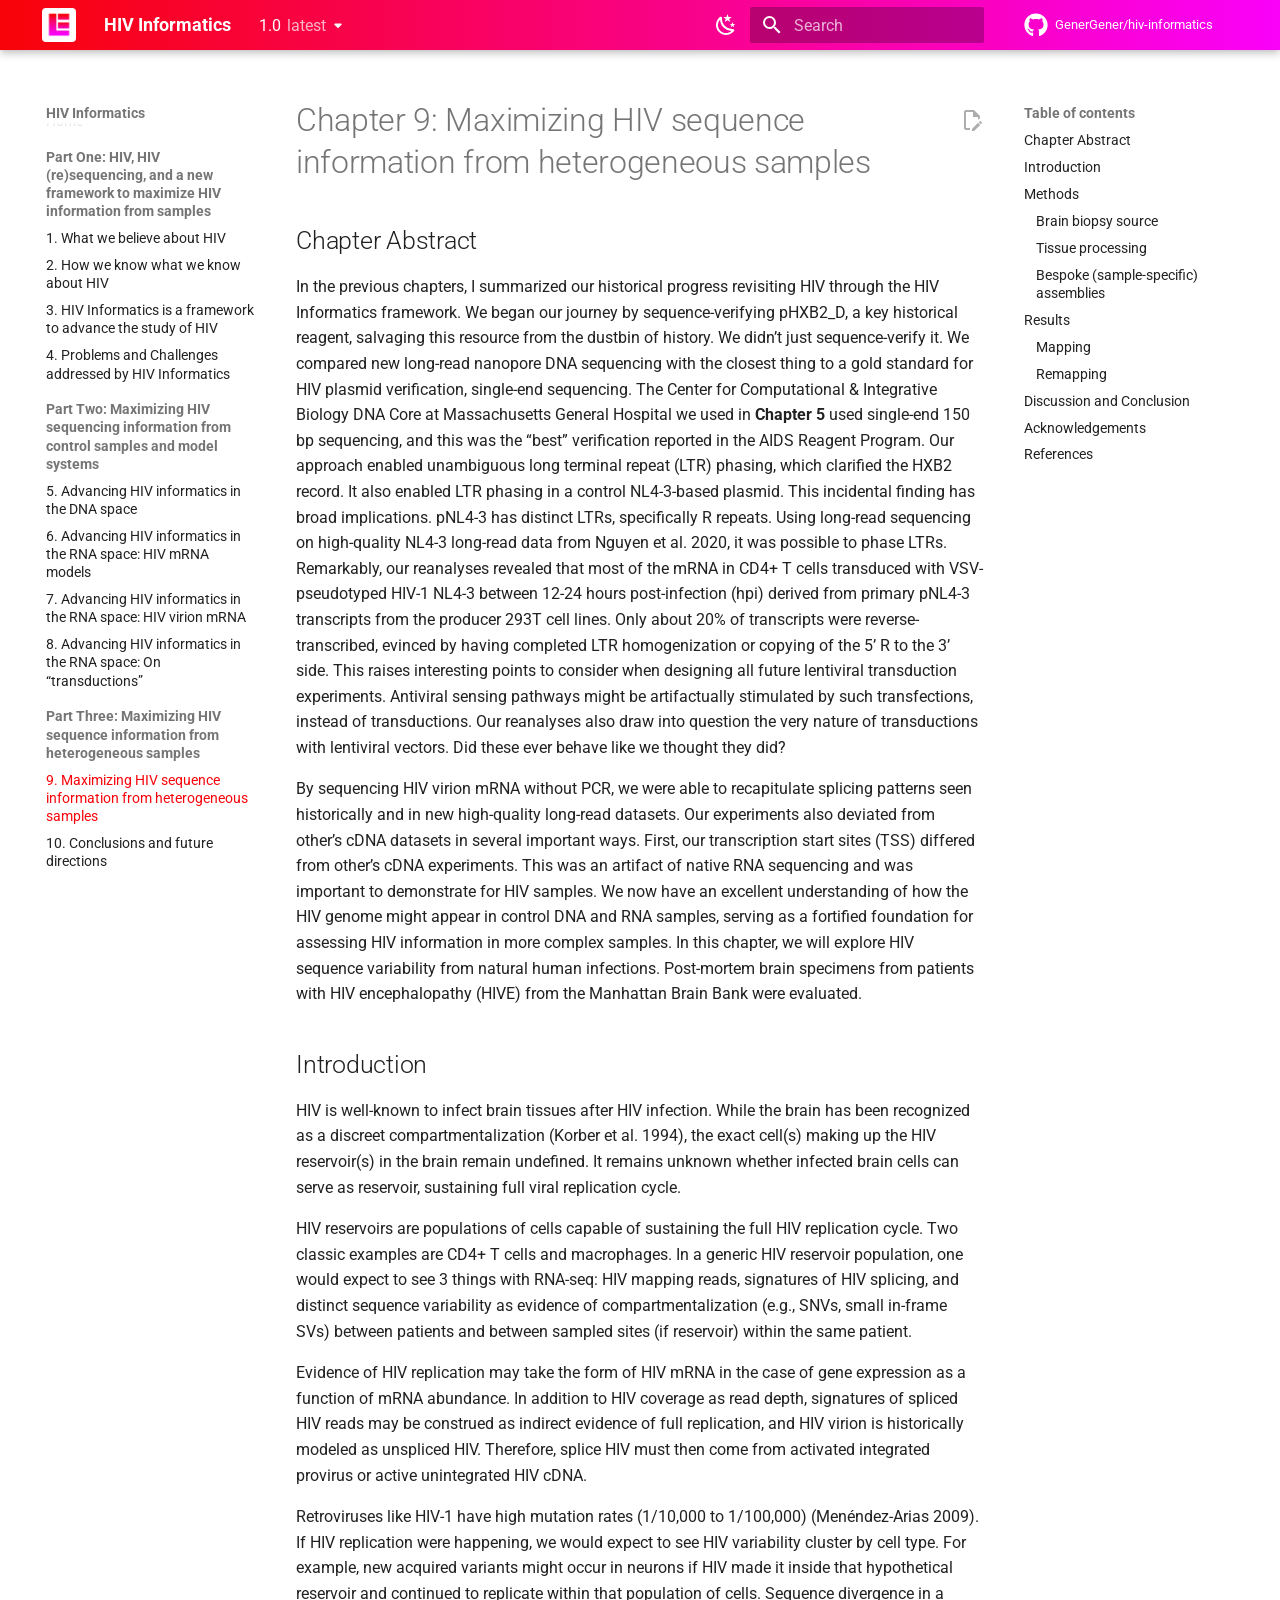
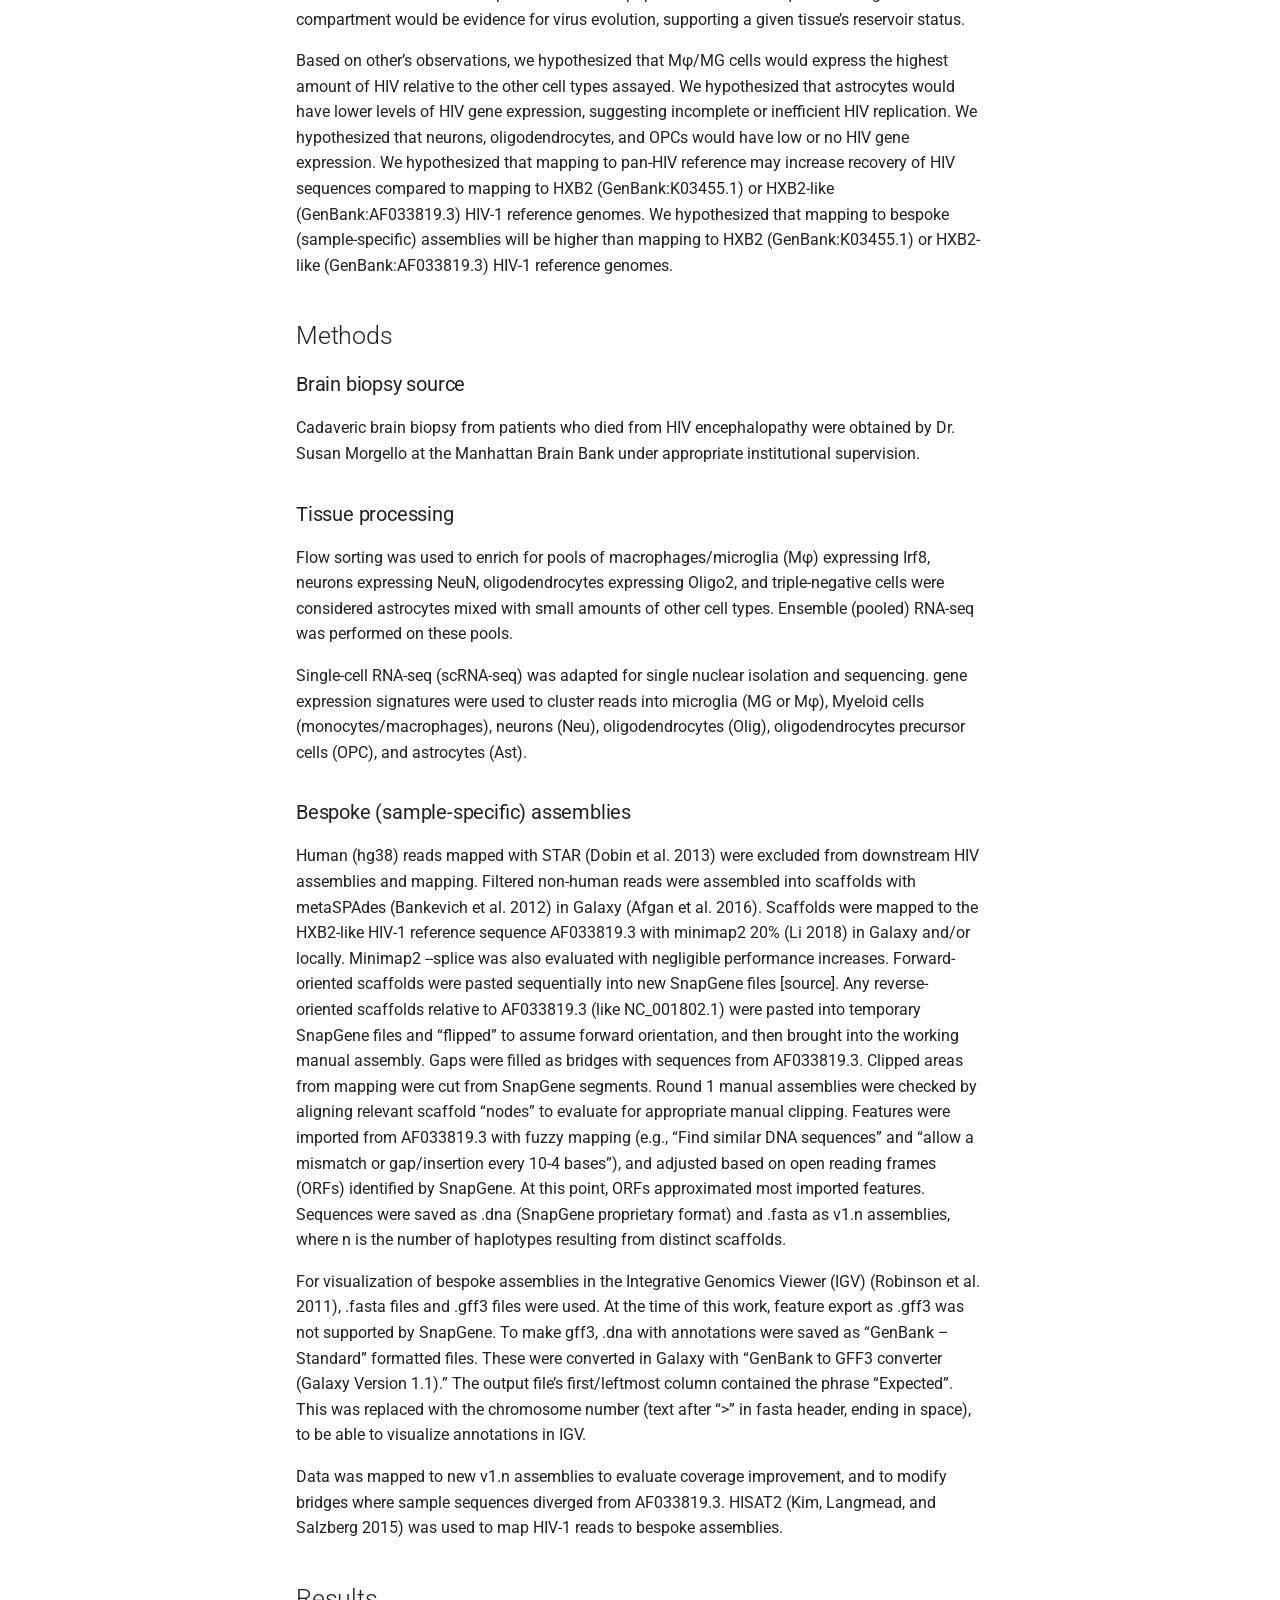
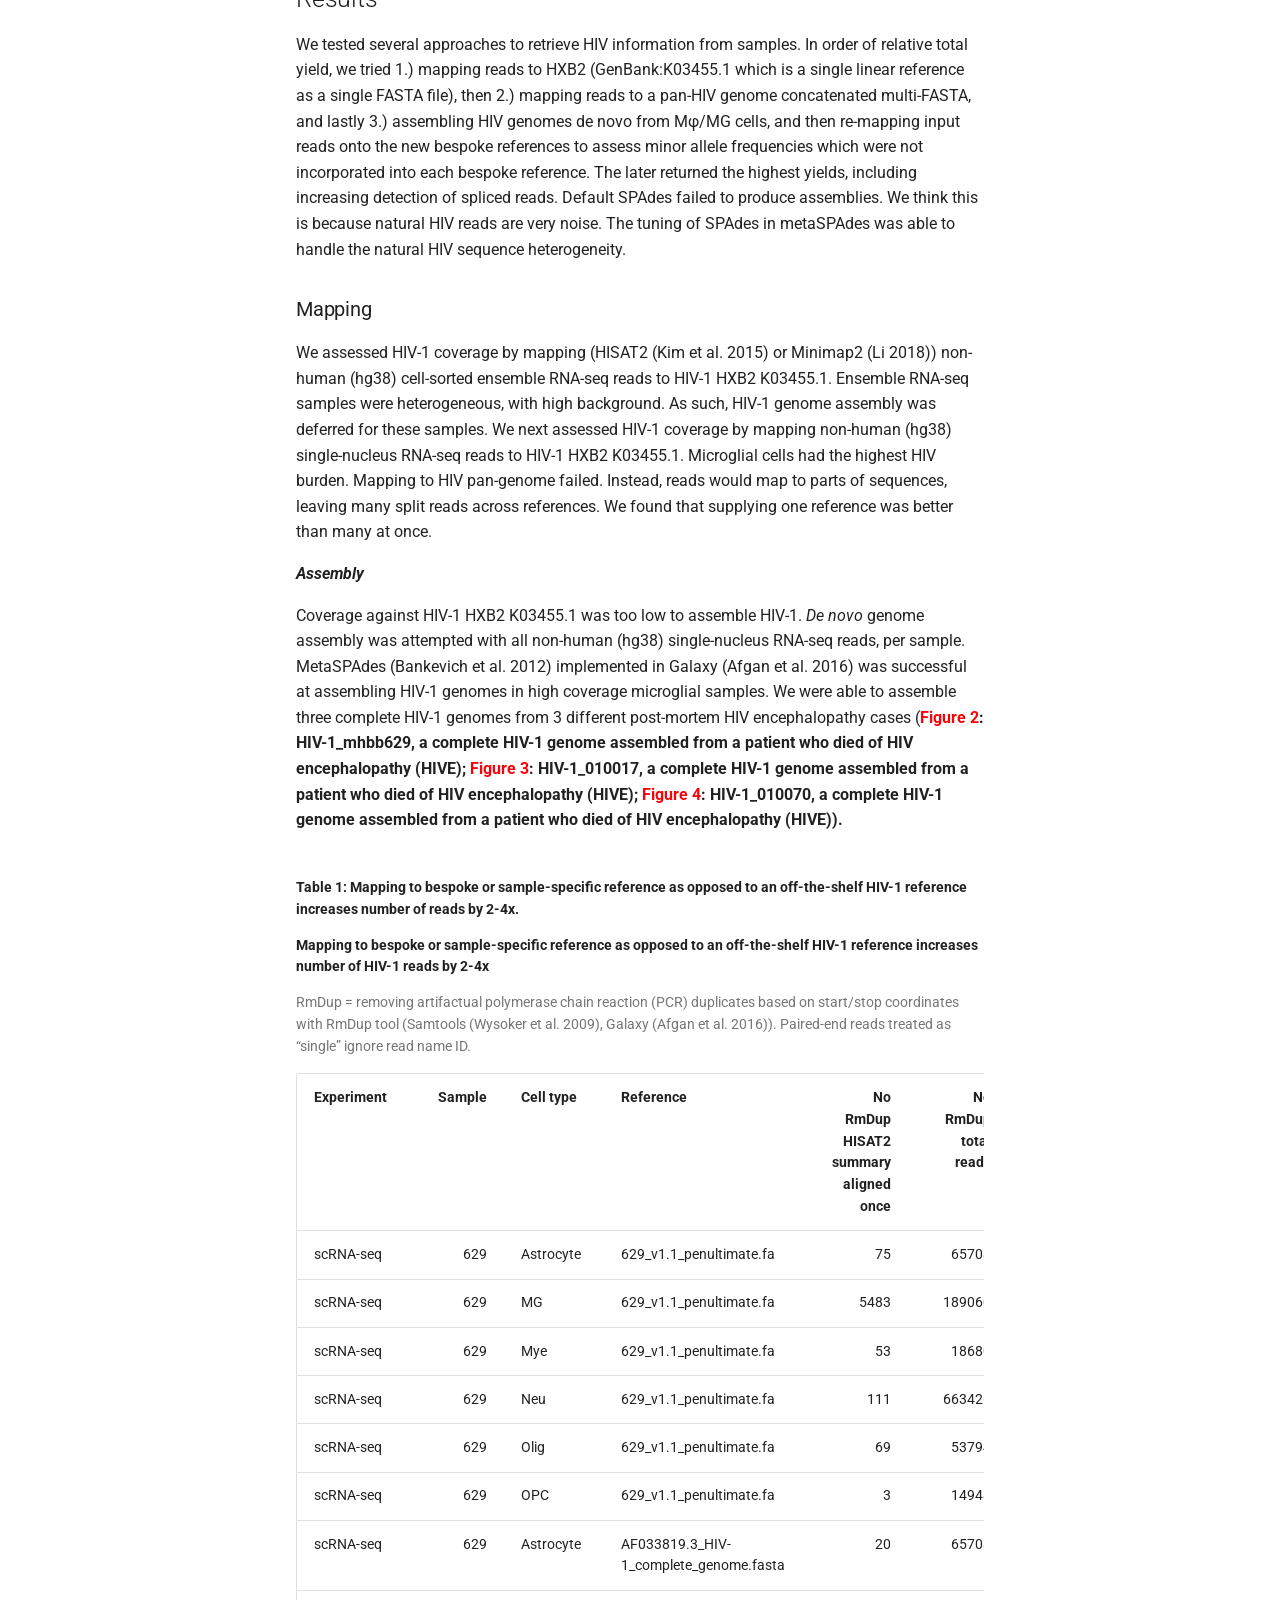
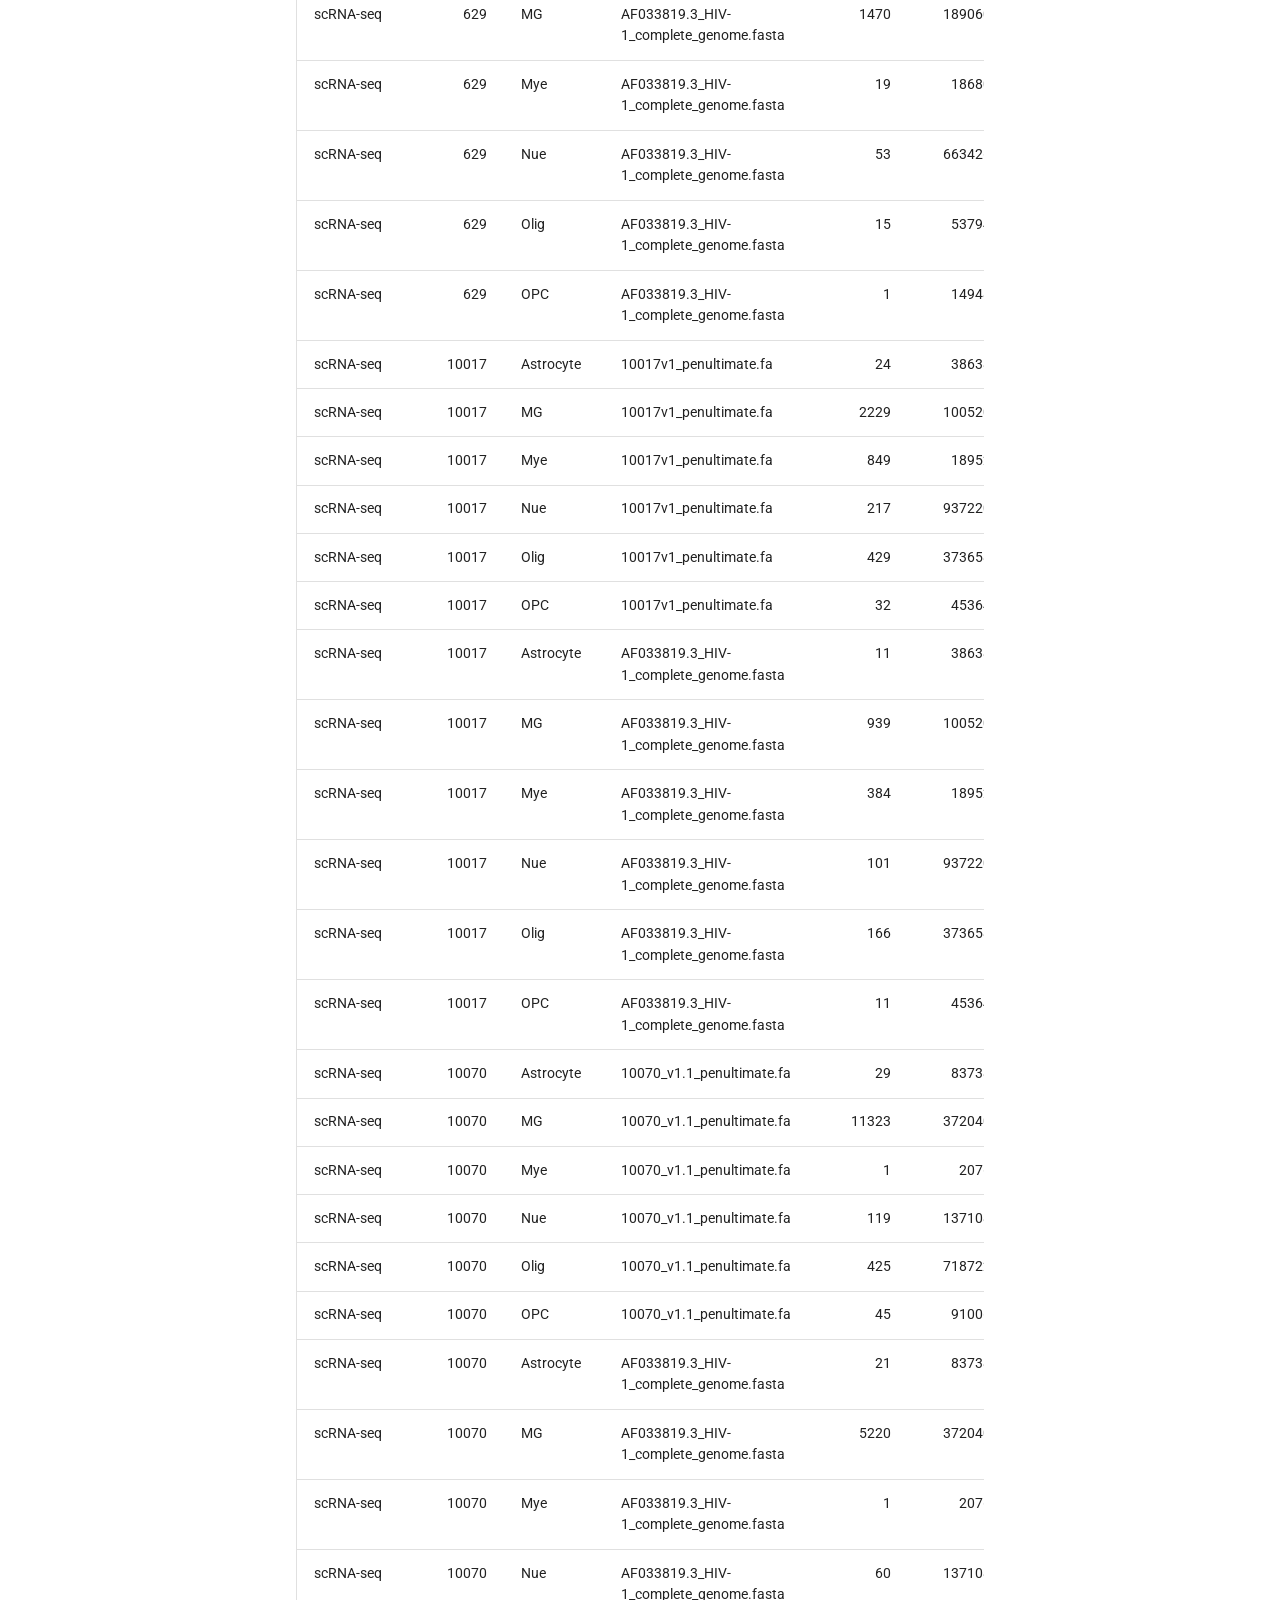
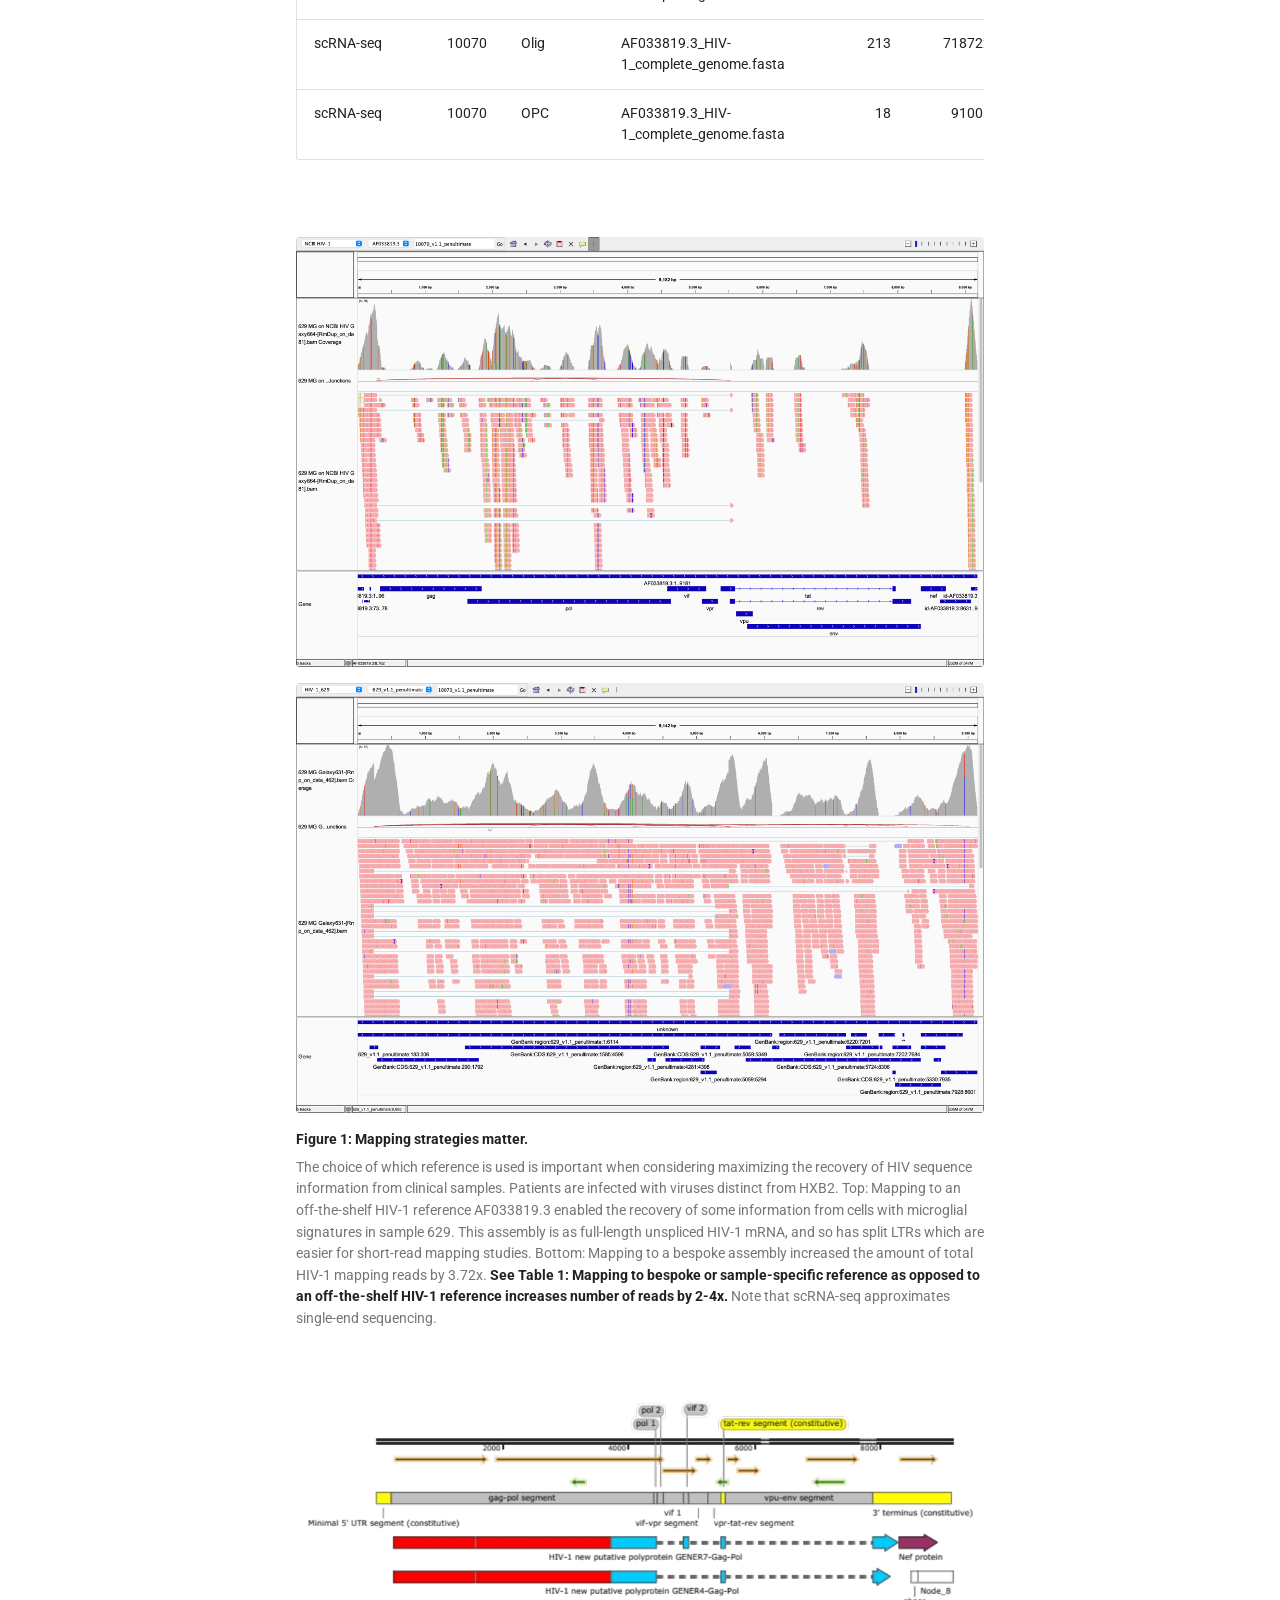
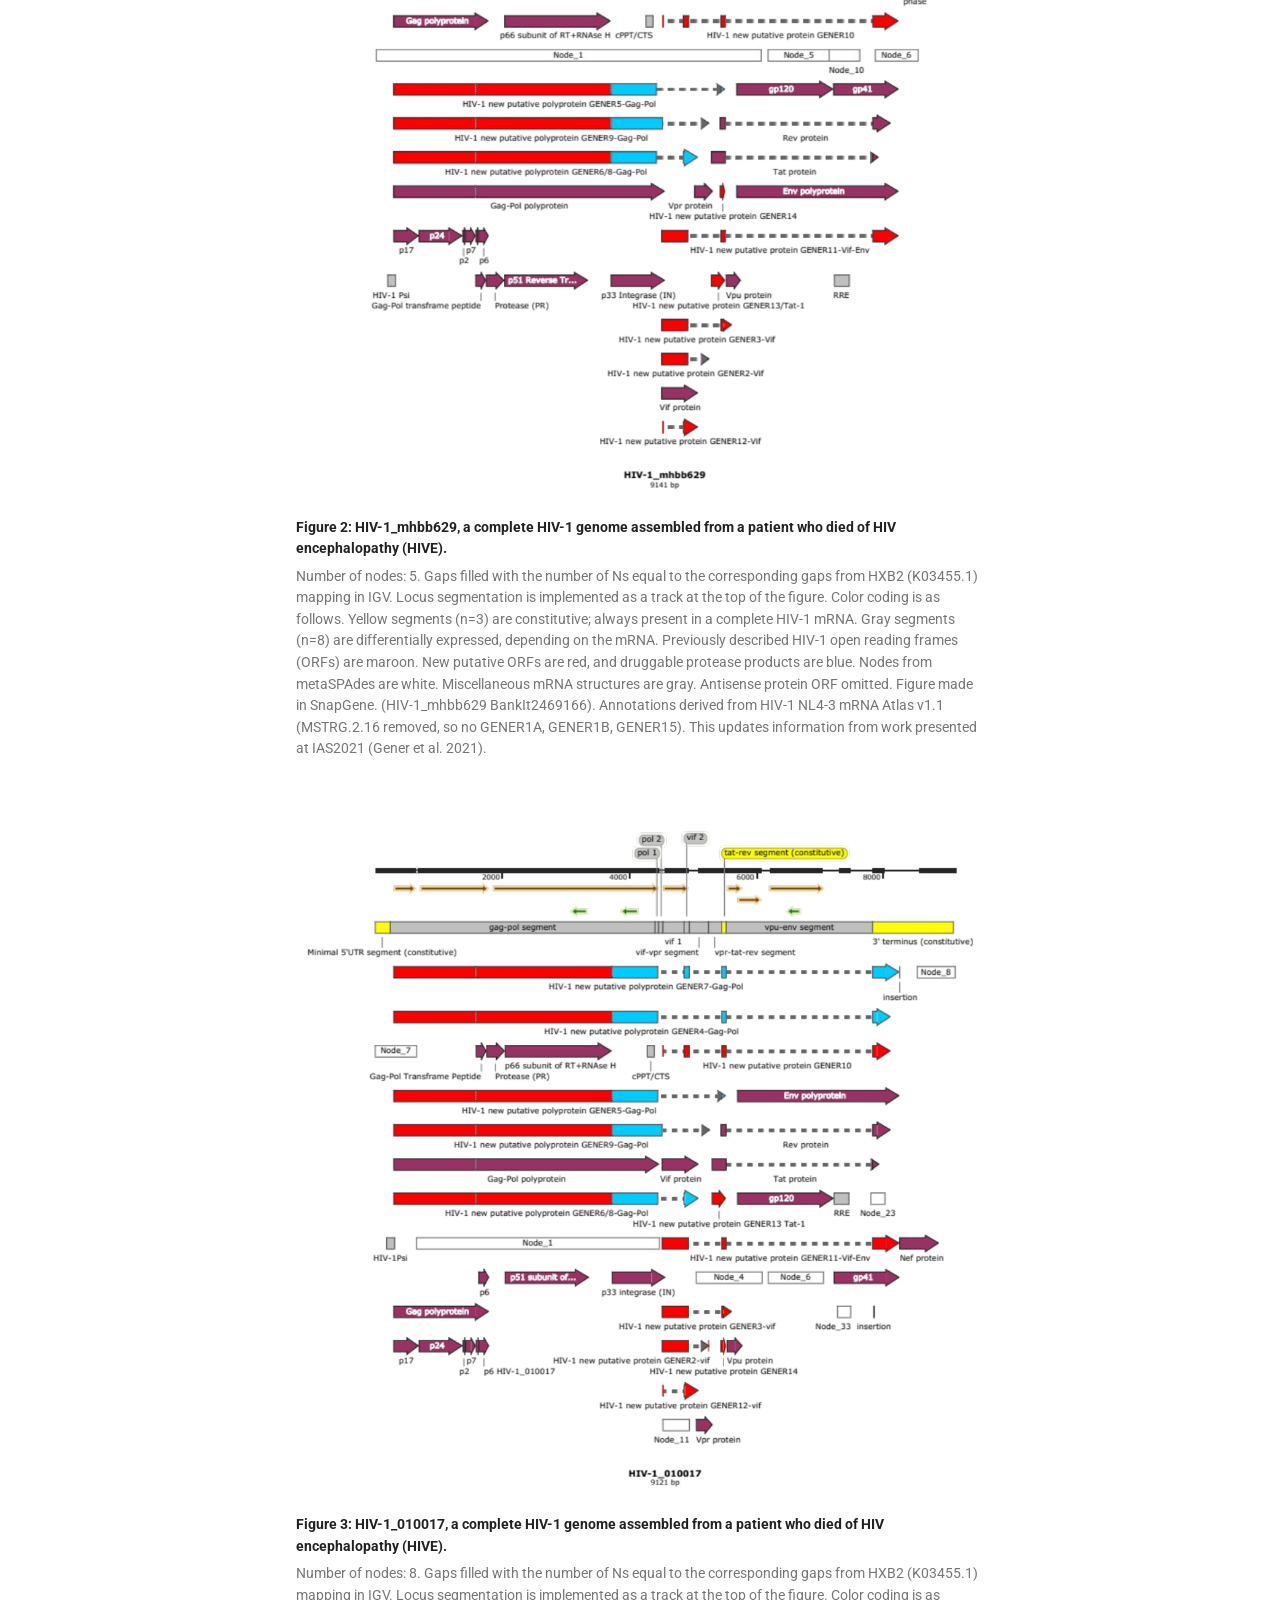
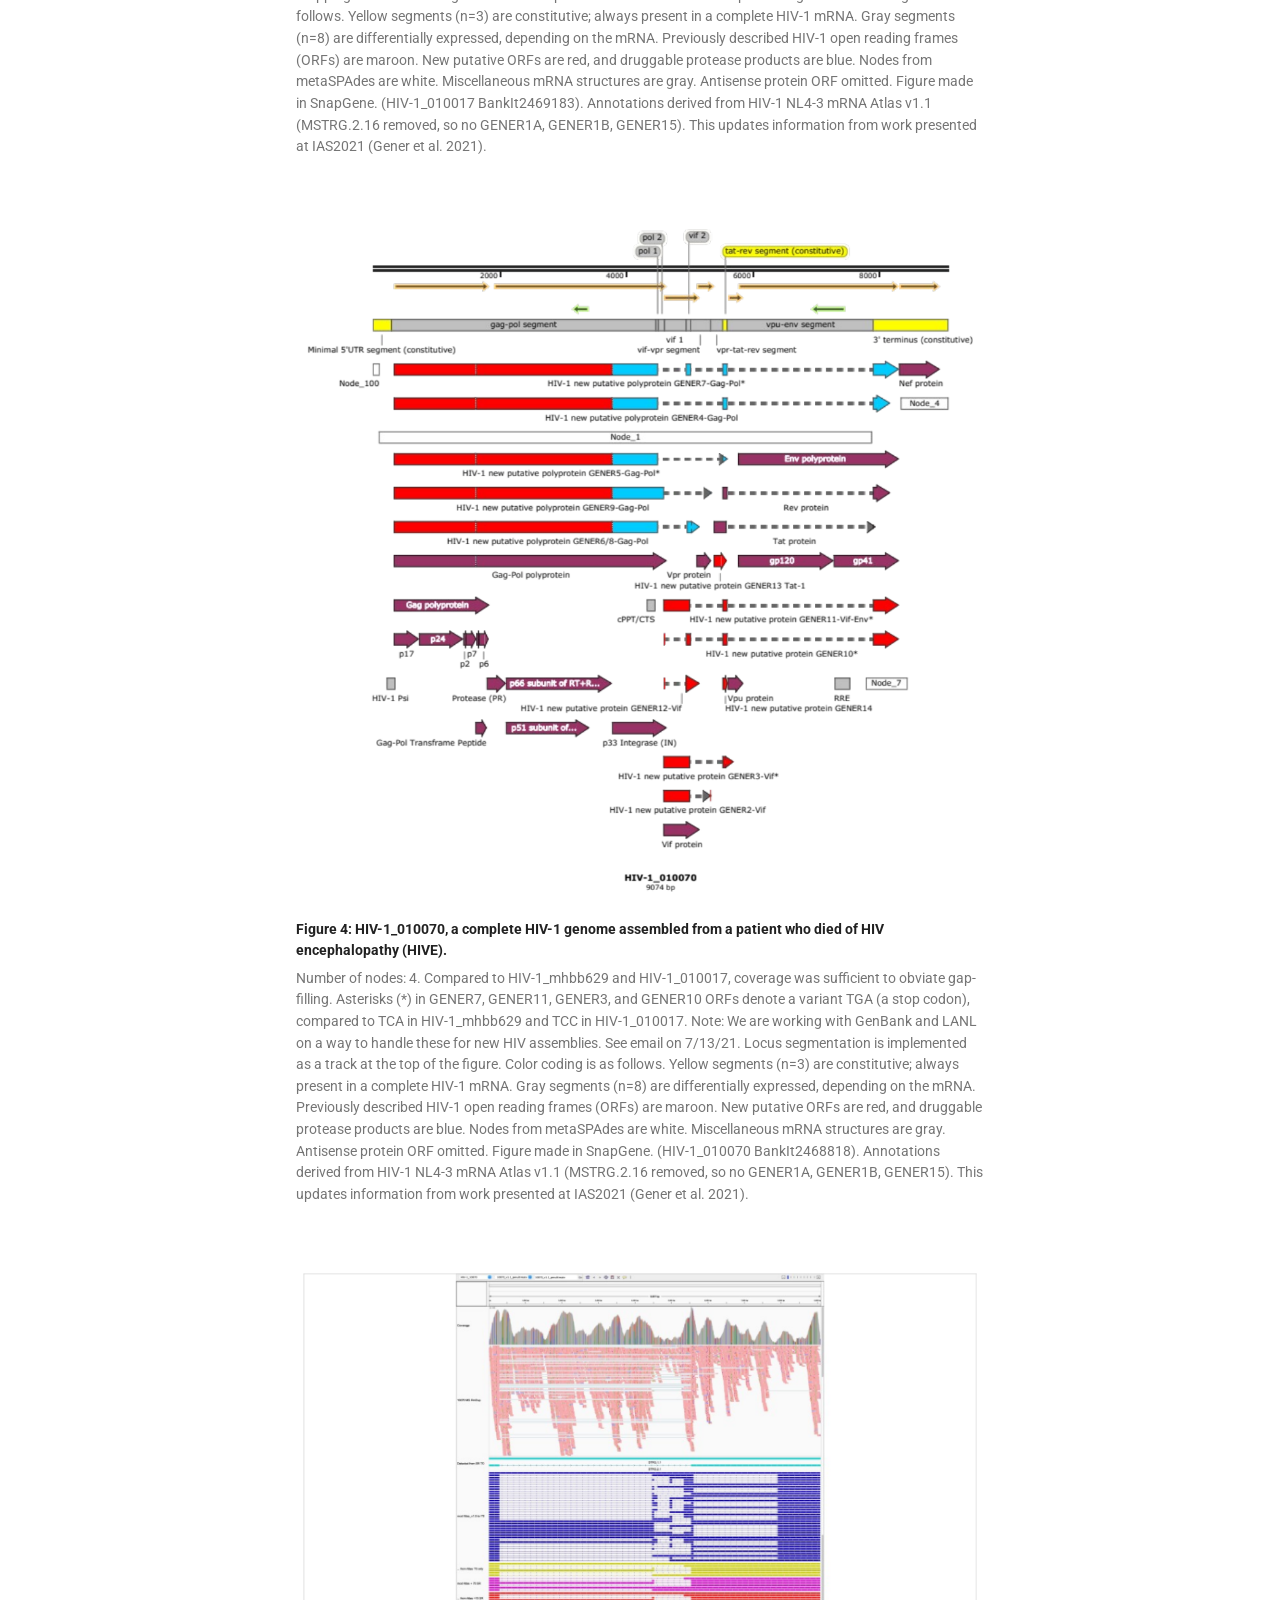
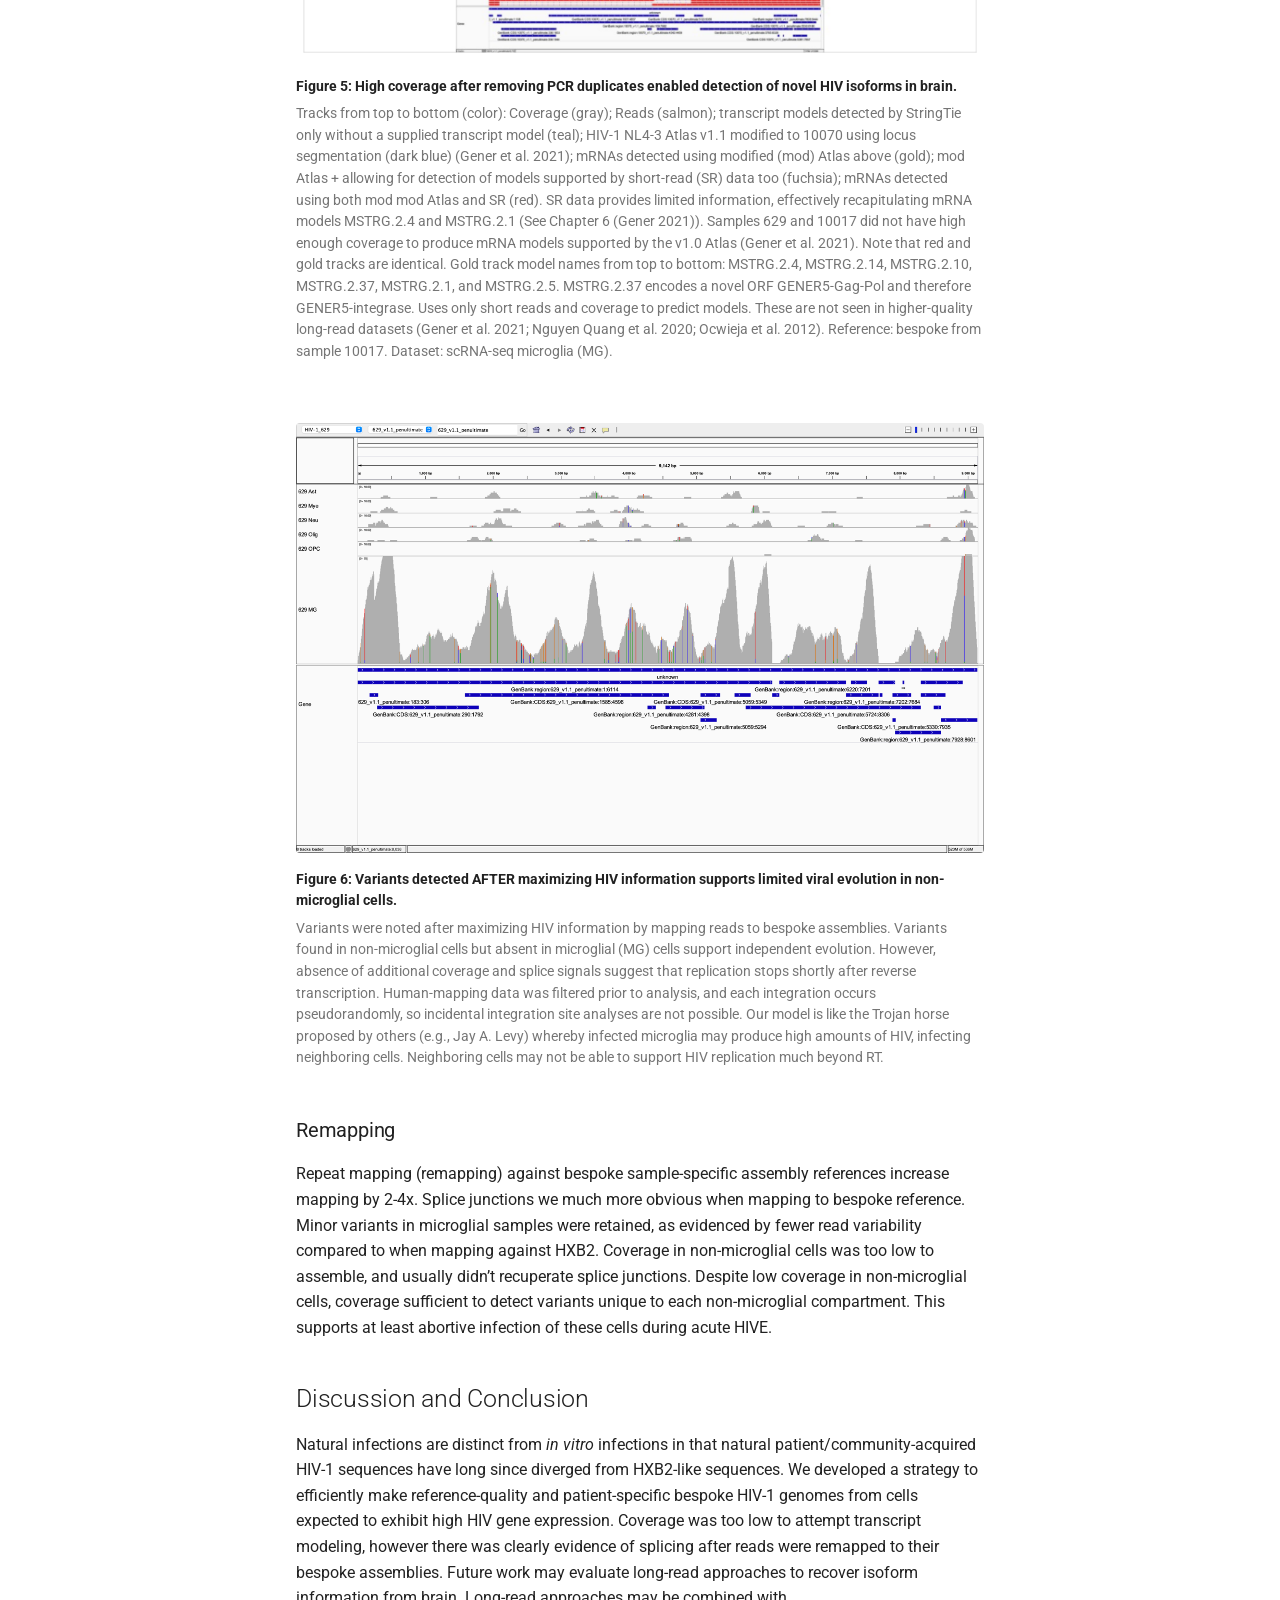
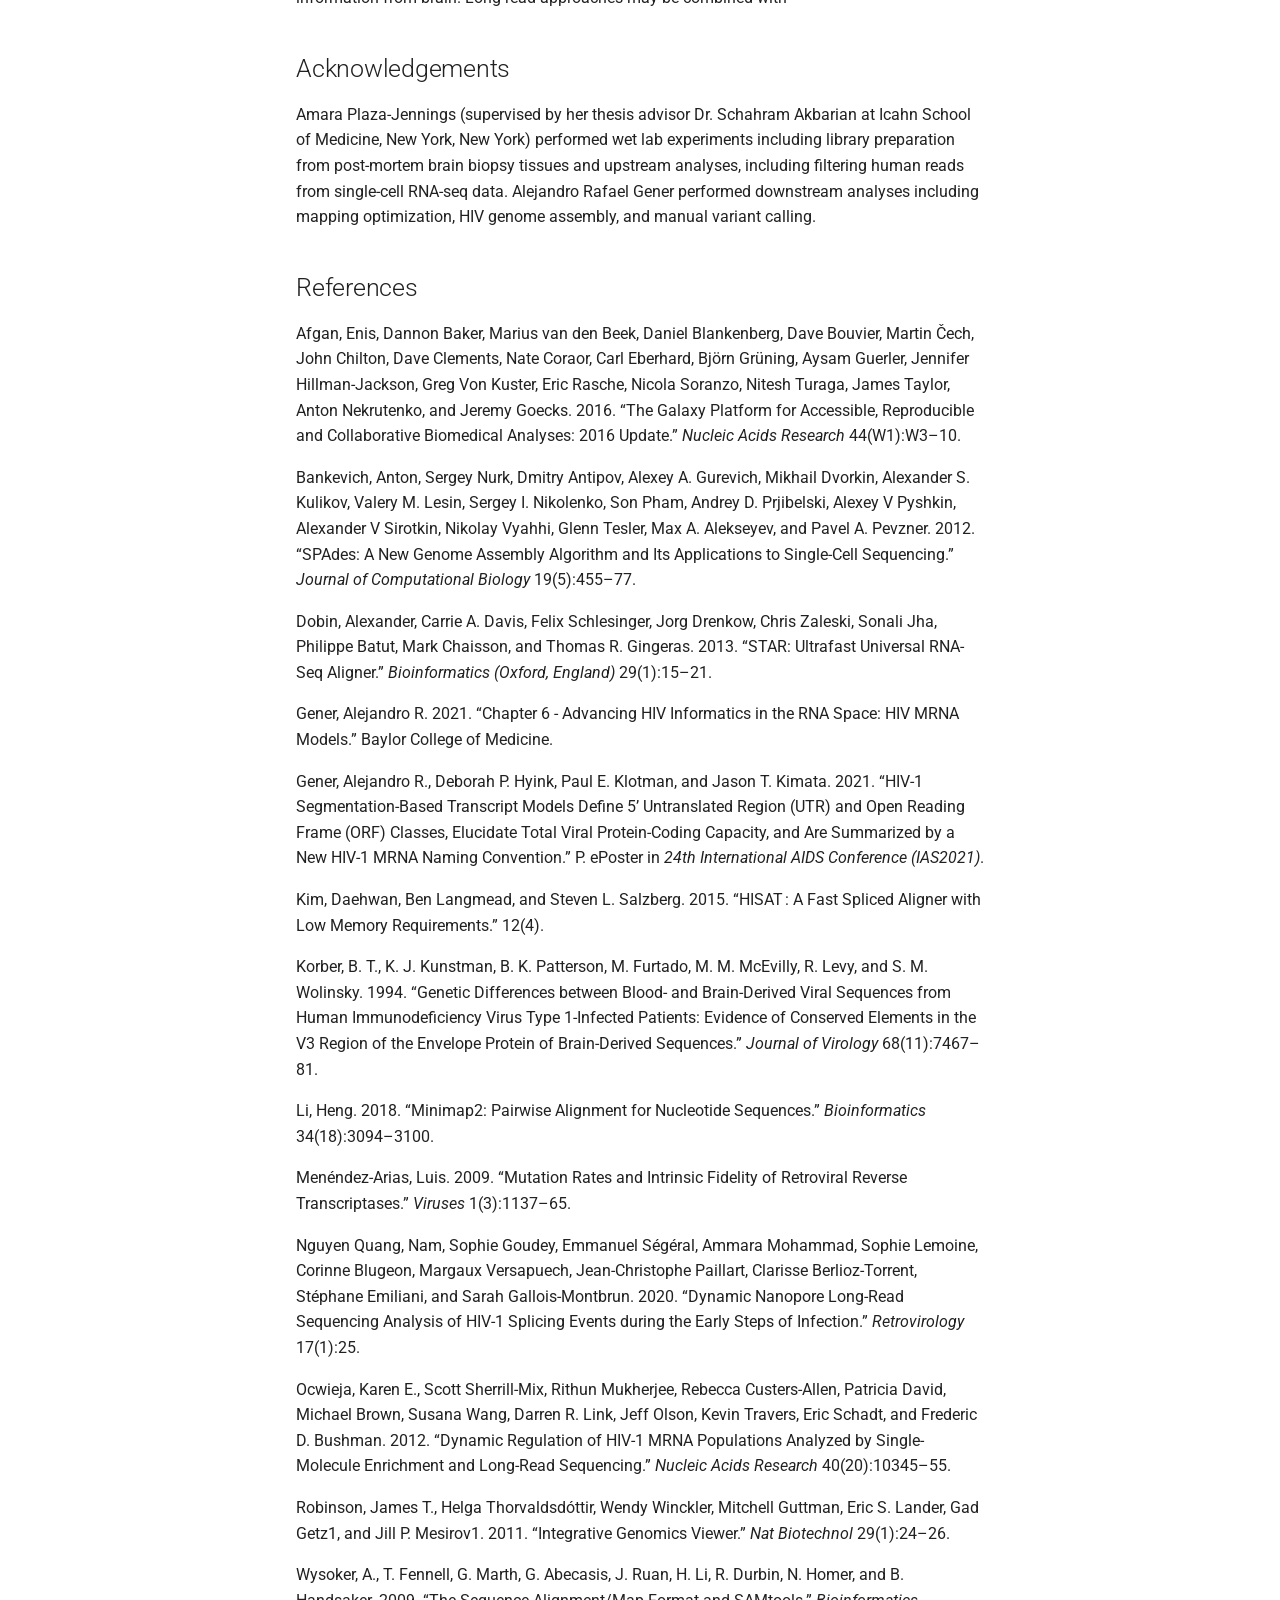
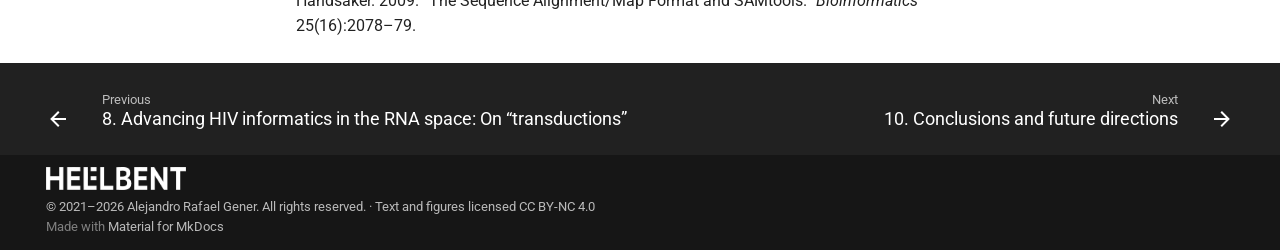
<file: 1.0/09-heterogeneous-samples/index.html>
<!doctype html>
<html lang="en" class="no-js">
  <head>
    
      <meta charset="utf-8">
      <meta name="viewport" content="width=device-width,initial-scale=1">
      
        <meta name="description" content="HIV Informatics: a framework unifying HIV models, nucleic acid (re)sequencing, bioinformatics, and validation to maximize HIV information from samples.">
      
      
        <meta name="author" content="Alejandro Rafael Gener">
      
      
        <link rel="canonical" href="https://genergener.github.io/hiv-informatics/1.0/09-heterogeneous-samples/">
      
      
        <link rel="prev" href="../08-rna-space-transductions/">
      
      
        <link rel="next" href="../10-conclusions/">
      
      
        
      
      
      <link rel="icon" href="../assets/brand/logo-mark.png">
      <meta name="generator" content="mkdocs-1.6.1, mkdocs-material-9.7.7">
    
    
      
        <title>9. Maximizing HIV sequence information from heterogeneous samples - HIV Informatics</title>
      
    
    
      <link rel="stylesheet" href="../assets/stylesheets/main.ec1eaa64.min.css">
      
        
        <link rel="stylesheet" href="../assets/stylesheets/palette.ab4e12ef.min.css">
      
      


    
    
      
    
    
      
        
        
        <link rel="preconnect" href="https://fonts.gstatic.com" crossorigin>
        <link rel="stylesheet" href="https://fonts.googleapis.com/css?family=Roboto:300,300i,400,400i,700,700i%7CRoboto+Mono:400,400i,700,700i&display=fallback">
        <style>:root{--md-text-font:"Roboto";--md-code-font:"Roboto Mono"}</style>
      
    
    
      <link rel="stylesheet" href="../stylesheets/extra.css">
    
    <script>__md_scope=new URL("..",location),__md_hash=e=>[...e].reduce(((e,_)=>(e<<5)-e+_.charCodeAt(0)),0),__md_get=(e,_=localStorage,t=__md_scope)=>JSON.parse(_.getItem(t.pathname+"."+e)),__md_set=(e,_,t=localStorage,a=__md_scope)=>{try{t.setItem(a.pathname+"."+e,JSON.stringify(_))}catch(e){}}</script>
    
      

    
    
  </head>
  
  
    
    
      
    
    
    
    
    <body dir="ltr" data-md-color-scheme="default" data-md-color-primary="custom" data-md-color-accent="custom">
  
    
    <input class="md-toggle" data-md-toggle="drawer" type="checkbox" id="__drawer" autocomplete="off">
    <input class="md-toggle" data-md-toggle="search" type="checkbox" id="__search" autocomplete="off">
    <label class="md-overlay" for="__drawer"></label>
    <div data-md-component="skip">
      
        
        <a href="#chapter-9-maximizing-hiv-sequence-information-from-heterogeneous-samples" class="md-skip">
          Skip to content
        </a>
      
    </div>
    <div data-md-component="announce">
      
    </div>
    
      <div data-md-color-scheme="default" data-md-component="outdated" hidden>
        
      </div>
    
    
      

  

<header class="md-header md-header--shadow" data-md-component="header">
  <nav class="md-header__inner md-grid" aria-label="Header">
    <a href=".." title="HIV Informatics" class="md-header__button md-logo" aria-label="HIV Informatics" data-md-component="logo">
      
  <img src="../assets/brand/logo-mark.png" alt="logo">

    </a>
    <label class="md-header__button md-icon" for="__drawer">
      
      <svg xmlns="http://www.w3.org/2000/svg" viewBox="0 0 24 24"><path d="M3 6h18v2H3zm0 5h18v2H3zm0 5h18v2H3z"/></svg>
    </label>
    <div class="md-header__title" data-md-component="header-title">
      <div class="md-header__ellipsis">
        <div class="md-header__topic">
          <span class="md-ellipsis">
            HIV Informatics
          </span>
        </div>
        <div class="md-header__topic" data-md-component="header-topic">
          <span class="md-ellipsis">
            
              9. Maximizing HIV sequence information from heterogeneous samples
            
          </span>
        </div>
      </div>
    </div>
    
      
        <form class="md-header__option" data-md-component="palette">
  
    
    
    
    <input class="md-option" data-md-color-media="(prefers-color-scheme: light)" data-md-color-scheme="default" data-md-color-primary="custom" data-md-color-accent="custom"  aria-label="Switch to dark mode"  type="radio" name="__palette" id="__palette_0">
    
      <label class="md-header__button md-icon" title="Switch to dark mode" for="__palette_1" hidden>
        <svg xmlns="http://www.w3.org/2000/svg" viewBox="0 0 24 24"><path d="m17.75 4.09-2.53 1.94.91 3.06-2.63-1.81-2.63 1.81.91-3.06-2.53-1.94L12.44 4l1.06-3 1.06 3zm3.5 6.91-1.64 1.25.59 1.98-1.7-1.17-1.7 1.17.59-1.98L15.75 11l2.06-.05L18.5 9l.69 1.95zm-2.28 4.95c.83-.08 1.72 1.1 1.19 1.85-.32.45-.66.87-1.08 1.27C15.17 23 8.84 23 4.94 19.07c-3.91-3.9-3.91-10.24 0-14.14.4-.4.82-.76 1.27-1.08.75-.53 1.93.36 1.85 1.19-.27 2.86.69 5.83 2.89 8.02a9.96 9.96 0 0 0 8.02 2.89m-1.64 2.02a12.08 12.08 0 0 1-7.8-3.47c-2.17-2.19-3.33-5-3.49-7.82-2.81 3.14-2.7 7.96.31 10.98 3.02 3.01 7.84 3.12 10.98.31"/></svg>
      </label>
    
  
    
    
    
    <input class="md-option" data-md-color-media="(prefers-color-scheme: dark)" data-md-color-scheme="slate" data-md-color-primary="custom" data-md-color-accent="custom"  aria-label="Switch to light mode"  type="radio" name="__palette" id="__palette_1">
    
      <label class="md-header__button md-icon" title="Switch to light mode" for="__palette_0" hidden>
        <svg xmlns="http://www.w3.org/2000/svg" viewBox="0 0 24 24"><path d="M12 7a5 5 0 0 1 5 5 5 5 0 0 1-5 5 5 5 0 0 1-5-5 5 5 0 0 1 5-5m0 2a3 3 0 0 0-3 3 3 3 0 0 0 3 3 3 3 0 0 0 3-3 3 3 0 0 0-3-3m0-7 2.39 3.42C13.65 5.15 12.84 5 12 5s-1.65.15-2.39.42zM3.34 7l4.16-.35A7.2 7.2 0 0 0 5.94 8.5c-.44.74-.69 1.5-.83 2.29zm.02 10 1.76-3.77a7.131 7.131 0 0 0 2.38 4.14zM20.65 7l-1.77 3.79a7.02 7.02 0 0 0-2.38-4.15zm-.01 10-4.14.36c.59-.51 1.12-1.14 1.54-1.86.42-.73.69-1.5.83-2.29zM12 22l-2.41-3.44c.74.27 1.55.44 2.41.44.82 0 1.63-.17 2.37-.44z"/></svg>
      </label>
    
  
</form>
      
    
    
      <script>var palette=__md_get("__palette");if(palette&&palette.color){if("(prefers-color-scheme)"===palette.color.media){var media=matchMedia("(prefers-color-scheme: light)"),input=document.querySelector(media.matches?"[data-md-color-media='(prefers-color-scheme: light)']":"[data-md-color-media='(prefers-color-scheme: dark)']");palette.color.media=input.getAttribute("data-md-color-media"),palette.color.scheme=input.getAttribute("data-md-color-scheme"),palette.color.primary=input.getAttribute("data-md-color-primary"),palette.color.accent=input.getAttribute("data-md-color-accent")}for(var[key,value]of Object.entries(palette.color))document.body.setAttribute("data-md-color-"+key,value)}</script>
    
    
    
      
      
        <label class="md-header__button md-icon" for="__search">
          
          <svg xmlns="http://www.w3.org/2000/svg" viewBox="0 0 24 24"><path d="M9.5 3A6.5 6.5 0 0 1 16 9.5c0 1.61-.59 3.09-1.56 4.23l.27.27h.79l5 5-1.5 1.5-5-5v-.79l-.27-.27A6.52 6.52 0 0 1 9.5 16 6.5 6.5 0 0 1 3 9.5 6.5 6.5 0 0 1 9.5 3m0 2C7 5 5 7 5 9.5S7 14 9.5 14 14 12 14 9.5 12 5 9.5 5"/></svg>
        </label>
        <div class="md-search" data-md-component="search" role="dialog">
  <label class="md-search__overlay" for="__search"></label>
  <div class="md-search__inner" role="search">
    <form class="md-search__form" name="search">
      <input type="text" class="md-search__input" name="query" aria-label="Search" placeholder="Search" autocapitalize="off" autocorrect="off" autocomplete="off" spellcheck="false" data-md-component="search-query" required>
      <label class="md-search__icon md-icon" for="__search">
        
        <svg xmlns="http://www.w3.org/2000/svg" viewBox="0 0 24 24"><path d="M9.5 3A6.5 6.5 0 0 1 16 9.5c0 1.61-.59 3.09-1.56 4.23l.27.27h.79l5 5-1.5 1.5-5-5v-.79l-.27-.27A6.52 6.52 0 0 1 9.5 16 6.5 6.5 0 0 1 3 9.5 6.5 6.5 0 0 1 9.5 3m0 2C7 5 5 7 5 9.5S7 14 9.5 14 14 12 14 9.5 12 5 9.5 5"/></svg>
        
        <svg xmlns="http://www.w3.org/2000/svg" viewBox="0 0 24 24"><path d="M20 11v2H8l5.5 5.5-1.42 1.42L4.16 12l7.92-7.92L13.5 5.5 8 11z"/></svg>
      </label>
      <nav class="md-search__options" aria-label="Search">
        
          <a href="javascript:void(0)" class="md-search__icon md-icon" title="Share" aria-label="Share" data-clipboard data-clipboard-text="" data-md-component="search-share" tabindex="-1">
            
            <svg xmlns="http://www.w3.org/2000/svg" viewBox="0 0 24 24"><path d="M18 16.08c-.76 0-1.44.3-1.96.77L8.91 12.7c.05-.23.09-.46.09-.7s-.04-.47-.09-.7l7.05-4.11c.54.5 1.25.81 2.04.81a3 3 0 0 0 3-3 3 3 0 0 0-3-3 3 3 0 0 0-3 3c0 .24.04.47.09.7L8.04 9.81C7.5 9.31 6.79 9 6 9a3 3 0 0 0-3 3 3 3 0 0 0 3 3c.79 0 1.5-.31 2.04-.81l7.12 4.15c-.05.21-.08.43-.08.66 0 1.61 1.31 2.91 2.92 2.91s2.92-1.3 2.92-2.91A2.92 2.92 0 0 0 18 16.08"/></svg>
          </a>
        
        <button type="reset" class="md-search__icon md-icon" title="Clear" aria-label="Clear" tabindex="-1">
          
          <svg xmlns="http://www.w3.org/2000/svg" viewBox="0 0 24 24"><path d="M19 6.41 17.59 5 12 10.59 6.41 5 5 6.41 10.59 12 5 17.59 6.41 19 12 13.41 17.59 19 19 17.59 13.41 12z"/></svg>
        </button>
      </nav>
      
        <div class="md-search__suggest" data-md-component="search-suggest"></div>
      
    </form>
    <div class="md-search__output">
      <div class="md-search__scrollwrap" tabindex="0" data-md-scrollfix>
        <div class="md-search-result" data-md-component="search-result">
          <div class="md-search-result__meta">
            Initializing search
          </div>
          <ol class="md-search-result__list" role="presentation"></ol>
        </div>
      </div>
    </div>
  </div>
</div>
      
    
    
      <div class="md-header__source">
        <a href="https://github.com/GenerGener/hiv-informatics" title="Go to repository" class="md-source" data-md-component="source">
  <div class="md-source__icon md-icon">
    
    <svg xmlns="http://www.w3.org/2000/svg" viewBox="0 0 512 512"><!--! Font Awesome Free 7.1.0 by @fontawesome - https://fontawesome.com License - https://fontawesome.com/license/free (Icons: CC BY 4.0, Fonts: SIL OFL 1.1, Code: MIT License) Copyright 2025 Fonticons, Inc.--><path d="M173.9 397.4c0 2-2.3 3.6-5.2 3.6-3.3.3-5.6-1.3-5.6-3.6 0-2 2.3-3.6 5.2-3.6 3-.3 5.6 1.3 5.6 3.6m-31.1-4.5c-.7 2 1.3 4.3 4.3 4.9 2.6 1 5.6 0 6.2-2s-1.3-4.3-4.3-5.2c-2.6-.7-5.5.3-6.2 2.3m44.2-1.7c-2.9.7-4.9 2.6-4.6 4.9.3 2 2.9 3.3 5.9 2.6 2.9-.7 4.9-2.6 4.6-4.6-.3-1.9-3-3.2-5.9-2.9M252.8 8C114.1 8 8 113.3 8 252c0 110.9 69.8 205.8 169.5 239.2 12.8 2.3 17.3-5.6 17.3-12.1 0-6.2-.3-40.4-.3-61.4 0 0-70 15-84.7-29.8 0 0-11.4-29.1-27.8-36.6 0 0-22.9-15.7 1.6-15.4 0 0 24.9 2 38.6 25.8 21.9 38.6 58.6 27.5 72.9 20.9 2.3-16 8.8-27.1 16-33.7-55.9-6.2-112.3-14.3-112.3-110.5 0-27.5 7.6-41.3 23.6-58.9-2.6-6.5-11.1-33.3 2.6-67.9 20.9-6.5 69 27 69 27 20-5.6 41.5-8.5 62.8-8.5s42.8 2.9 62.8 8.5c0 0 48.1-33.6 69-27 13.7 34.7 5.2 61.4 2.6 67.9 16 17.7 25.8 31.5 25.8 58.9 0 96.5-58.9 104.2-114.8 110.5 9.2 7.9 17 22.9 17 46.4 0 33.7-.3 75.4-.3 83.6 0 6.5 4.6 14.4 17.3 12.1C436.2 457.8 504 362.9 504 252 504 113.3 391.5 8 252.8 8M105.2 352.9c-1.3 1-1 3.3.7 5.2 1.6 1.6 3.9 2.3 5.2 1 1.3-1 1-3.3-.7-5.2-1.6-1.6-3.9-2.3-5.2-1m-10.8-8.1c-.7 1.3.3 2.9 2.3 3.9 1.6 1 3.6.7 4.3-.7.7-1.3-.3-2.9-2.3-3.9-2-.6-3.6-.3-4.3.7m32.4 35.6c-1.6 1.3-1 4.3 1.3 6.2 2.3 2.3 5.2 2.6 6.5 1 1.3-1.3.7-4.3-1.3-6.2-2.2-2.3-5.2-2.6-6.5-1m-11.4-14.7c-1.6 1-1.6 3.6 0 5.9s4.3 3.3 5.6 2.3c1.6-1.3 1.6-3.9 0-6.2-1.4-2.3-4-3.3-5.6-2"/></svg>
  </div>
  <div class="md-source__repository">
    GenerGener/hiv-informatics
  </div>
</a>
      </div>
    
  </nav>
  
</header>
    
    <div class="md-container" data-md-component="container">
      
      
        
          
        
      
      <main class="md-main" data-md-component="main">
        <div class="md-main__inner md-grid">
          
            
              
              <div class="md-sidebar md-sidebar--primary" data-md-component="sidebar" data-md-type="navigation" >
                <div class="md-sidebar__scrollwrap">
                  <div class="md-sidebar__inner">
                    



<nav class="md-nav md-nav--primary" aria-label="Navigation" data-md-level="0">
  <label class="md-nav__title" for="__drawer">
    <a href=".." title="HIV Informatics" class="md-nav__button md-logo" aria-label="HIV Informatics" data-md-component="logo">
      
  <img src="../assets/brand/logo-mark.png" alt="logo">

    </a>
    HIV Informatics
  </label>
  
    <div class="md-nav__source">
      <a href="https://github.com/GenerGener/hiv-informatics" title="Go to repository" class="md-source" data-md-component="source">
  <div class="md-source__icon md-icon">
    
    <svg xmlns="http://www.w3.org/2000/svg" viewBox="0 0 512 512"><!--! Font Awesome Free 7.1.0 by @fontawesome - https://fontawesome.com License - https://fontawesome.com/license/free (Icons: CC BY 4.0, Fonts: SIL OFL 1.1, Code: MIT License) Copyright 2025 Fonticons, Inc.--><path d="M173.9 397.4c0 2-2.3 3.6-5.2 3.6-3.3.3-5.6-1.3-5.6-3.6 0-2 2.3-3.6 5.2-3.6 3-.3 5.6 1.3 5.6 3.6m-31.1-4.5c-.7 2 1.3 4.3 4.3 4.9 2.6 1 5.6 0 6.2-2s-1.3-4.3-4.3-5.2c-2.6-.7-5.5.3-6.2 2.3m44.2-1.7c-2.9.7-4.9 2.6-4.6 4.9.3 2 2.9 3.3 5.9 2.6 2.9-.7 4.9-2.6 4.6-4.6-.3-1.9-3-3.2-5.9-2.9M252.8 8C114.1 8 8 113.3 8 252c0 110.9 69.8 205.8 169.5 239.2 12.8 2.3 17.3-5.6 17.3-12.1 0-6.2-.3-40.4-.3-61.4 0 0-70 15-84.7-29.8 0 0-11.4-29.1-27.8-36.6 0 0-22.9-15.7 1.6-15.4 0 0 24.9 2 38.6 25.8 21.9 38.6 58.6 27.5 72.9 20.9 2.3-16 8.8-27.1 16-33.7-55.9-6.2-112.3-14.3-112.3-110.5 0-27.5 7.6-41.3 23.6-58.9-2.6-6.5-11.1-33.3 2.6-67.9 20.9-6.5 69 27 69 27 20-5.6 41.5-8.5 62.8-8.5s42.8 2.9 62.8 8.5c0 0 48.1-33.6 69-27 13.7 34.7 5.2 61.4 2.6 67.9 16 17.7 25.8 31.5 25.8 58.9 0 96.5-58.9 104.2-114.8 110.5 9.2 7.9 17 22.9 17 46.4 0 33.7-.3 75.4-.3 83.6 0 6.5 4.6 14.4 17.3 12.1C436.2 457.8 504 362.9 504 252 504 113.3 391.5 8 252.8 8M105.2 352.9c-1.3 1-1 3.3.7 5.2 1.6 1.6 3.9 2.3 5.2 1 1.3-1 1-3.3-.7-5.2-1.6-1.6-3.9-2.3-5.2-1m-10.8-8.1c-.7 1.3.3 2.9 2.3 3.9 1.6 1 3.6.7 4.3-.7.7-1.3-.3-2.9-2.3-3.9-2-.6-3.6-.3-4.3.7m32.4 35.6c-1.6 1.3-1 4.3 1.3 6.2 2.3 2.3 5.2 2.6 6.5 1 1.3-1.3.7-4.3-1.3-6.2-2.2-2.3-5.2-2.6-6.5-1m-11.4-14.7c-1.6 1-1.6 3.6 0 5.9s4.3 3.3 5.6 2.3c1.6-1.3 1.6-3.9 0-6.2-1.4-2.3-4-3.3-5.6-2"/></svg>
  </div>
  <div class="md-source__repository">
    GenerGener/hiv-informatics
  </div>
</a>
    </div>
  
  <ul class="md-nav__list" data-md-scrollfix>
    
      
      
  
  
  
  
    <li class="md-nav__item">
      <a href=".." class="md-nav__link">
        
  
  
  <span class="md-ellipsis">
    
  
    Home
  

    
  </span>
  
  

      </a>
    </li>
  

    
      
      
  
  
  
  
    
    
    
    
      
        
        
      
    
    
    <li class="md-nav__item md-nav__item--section md-nav__item--nested">
      
        
        
        <input class="md-nav__toggle md-toggle " type="checkbox" id="__nav_2" >
        
          
          <label class="md-nav__link" for="__nav_2" id="__nav_2_label" tabindex="">
            
  
  
  <span class="md-ellipsis">
    
  
    Part One: HIV, HIV (re)sequencing, and a new framework to maximize HIV information from samples
  

    
  </span>
  
  

            <span class="md-nav__icon md-icon"></span>
          </label>
        
        <nav class="md-nav" data-md-level="1" aria-labelledby="__nav_2_label" aria-expanded="false">
          <label class="md-nav__title" for="__nav_2">
            <span class="md-nav__icon md-icon"></span>
            
  
    Part One: HIV, HIV (re)sequencing, and a new framework to maximize HIV information from samples
  

          </label>
          <ul class="md-nav__list" data-md-scrollfix>
            
              
                
  
  
  
  
    <li class="md-nav__item">
      <a href="../01-what-we-believe-about-hiv/" class="md-nav__link">
        
  
  
  <span class="md-ellipsis">
    
  
    1. What we believe about HIV
  

    
  </span>
  
  

      </a>
    </li>
  

              
            
              
                
  
  
  
  
    <li class="md-nav__item">
      <a href="../02-how-we-know-what-we-know/" class="md-nav__link">
        
  
  
  <span class="md-ellipsis">
    
  
    2. How we know what we know about HIV
  

    
  </span>
  
  

      </a>
    </li>
  

              
            
              
                
  
  
  
  
    <li class="md-nav__item">
      <a href="../03-hiv-informatics-framework/" class="md-nav__link">
        
  
  
  <span class="md-ellipsis">
    
  
    3. HIV Informatics is a framework to advance the study of HIV
  

    
  </span>
  
  

      </a>
    </li>
  

              
            
              
                
  
  
  
  
    <li class="md-nav__item">
      <a href="../04-problems-and-challenges/" class="md-nav__link">
        
  
  
  <span class="md-ellipsis">
    
  
    4. Problems and Challenges addressed by HIV Informatics
  

    
  </span>
  
  

      </a>
    </li>
  

              
            
          </ul>
        </nav>
      
    </li>
  

    
      
      
  
  
  
  
    
    
    
    
      
        
        
      
    
    
    <li class="md-nav__item md-nav__item--section md-nav__item--nested">
      
        
        
        <input class="md-nav__toggle md-toggle " type="checkbox" id="__nav_3" >
        
          
          <label class="md-nav__link" for="__nav_3" id="__nav_3_label" tabindex="">
            
  
  
  <span class="md-ellipsis">
    
  
    Part Two: Maximizing HIV sequencing information from control samples and model systems
  

    
  </span>
  
  

            <span class="md-nav__icon md-icon"></span>
          </label>
        
        <nav class="md-nav" data-md-level="1" aria-labelledby="__nav_3_label" aria-expanded="false">
          <label class="md-nav__title" for="__nav_3">
            <span class="md-nav__icon md-icon"></span>
            
  
    Part Two: Maximizing HIV sequencing information from control samples and model systems
  

          </label>
          <ul class="md-nav__list" data-md-scrollfix>
            
              
                
  
  
  
  
    <li class="md-nav__item">
      <a href="../05-dna-space/" class="md-nav__link">
        
  
  
  <span class="md-ellipsis">
    
  
    5. Advancing HIV informatics in the DNA space
  

    
  </span>
  
  

      </a>
    </li>
  

              
            
              
                
  
  
  
  
    <li class="md-nav__item">
      <a href="../06-rna-space-mrna-models/" class="md-nav__link">
        
  
  
  <span class="md-ellipsis">
    
  
    6. Advancing HIV informatics in the RNA space: HIV mRNA models
  

    
  </span>
  
  

      </a>
    </li>
  

              
            
              
                
  
  
  
  
    <li class="md-nav__item">
      <a href="../07-rna-space-virion-mrna/" class="md-nav__link">
        
  
  
  <span class="md-ellipsis">
    
  
    7. Advancing HIV informatics in the RNA space: HIV virion mRNA
  

    
  </span>
  
  

      </a>
    </li>
  

              
            
              
                
  
  
  
  
    <li class="md-nav__item">
      <a href="../08-rna-space-transductions/" class="md-nav__link">
        
  
  
  <span class="md-ellipsis">
    
  
    8. Advancing HIV informatics in the RNA space: On “transductions”
  

    
  </span>
  
  

      </a>
    </li>
  

              
            
          </ul>
        </nav>
      
    </li>
  

    
      
      
  
  
    
  
  
  
    
    
    
    
      
        
        
      
    
    
    <li class="md-nav__item md-nav__item--active md-nav__item--section md-nav__item--nested">
      
        
        
        <input class="md-nav__toggle md-toggle " type="checkbox" id="__nav_4" checked>
        
          
          <label class="md-nav__link" for="__nav_4" id="__nav_4_label" tabindex="">
            
  
  
  <span class="md-ellipsis">
    
  
    Part Three: Maximizing HIV sequence information from heterogeneous samples
  

    
  </span>
  
  

            <span class="md-nav__icon md-icon"></span>
          </label>
        
        <nav class="md-nav" data-md-level="1" aria-labelledby="__nav_4_label" aria-expanded="true">
          <label class="md-nav__title" for="__nav_4">
            <span class="md-nav__icon md-icon"></span>
            
  
    Part Three: Maximizing HIV sequence information from heterogeneous samples
  

          </label>
          <ul class="md-nav__list" data-md-scrollfix>
            
              
                
  
  
    
  
  
  
    <li class="md-nav__item md-nav__item--active">
      
      <input class="md-nav__toggle md-toggle" type="checkbox" id="__toc">
      
      
        
      
      
        <label class="md-nav__link md-nav__link--active" for="__toc">
          
  
  
  <span class="md-ellipsis">
    
  
    9. Maximizing HIV sequence information from heterogeneous samples
  

    
  </span>
  
  

          <span class="md-nav__icon md-icon"></span>
        </label>
      
      <a href="./" class="md-nav__link md-nav__link--active">
        
  
  
  <span class="md-ellipsis">
    
  
    9. Maximizing HIV sequence information from heterogeneous samples
  

    
  </span>
  
  

      </a>
      
        

<nav class="md-nav md-nav--secondary" aria-label="Table of contents">
  
  
  
    
  
  
    <label class="md-nav__title" for="__toc">
      <span class="md-nav__icon md-icon"></span>
      Table of contents
    </label>
    <ul class="md-nav__list" data-md-component="toc" data-md-scrollfix>
      
        <li class="md-nav__item">
  <a href="#chapter-abstract" class="md-nav__link">
    <span class="md-ellipsis">
      
        Chapter Abstract
      
    </span>
  </a>
  
</li>
      
        <li class="md-nav__item">
  <a href="#introduction" class="md-nav__link">
    <span class="md-ellipsis">
      
        Introduction
      
    </span>
  </a>
  
</li>
      
        <li class="md-nav__item">
  <a href="#methods" class="md-nav__link">
    <span class="md-ellipsis">
      
        Methods
      
    </span>
  </a>
  
    <nav class="md-nav" aria-label="Methods">
      <ul class="md-nav__list">
        
          <li class="md-nav__item">
  <a href="#brain-biopsy-source" class="md-nav__link">
    <span class="md-ellipsis">
      
        Brain biopsy source
      
    </span>
  </a>
  
</li>
        
          <li class="md-nav__item">
  <a href="#tissue-processing" class="md-nav__link">
    <span class="md-ellipsis">
      
        Tissue processing
      
    </span>
  </a>
  
</li>
        
          <li class="md-nav__item">
  <a href="#bespoke-sample-specific-assemblies" class="md-nav__link">
    <span class="md-ellipsis">
      
        Bespoke (sample-specific) assemblies
      
    </span>
  </a>
  
</li>
        
      </ul>
    </nav>
  
</li>
      
        <li class="md-nav__item">
  <a href="#results" class="md-nav__link">
    <span class="md-ellipsis">
      
        Results
      
    </span>
  </a>
  
    <nav class="md-nav" aria-label="Results">
      <ul class="md-nav__list">
        
          <li class="md-nav__item">
  <a href="#mapping" class="md-nav__link">
    <span class="md-ellipsis">
      
        Mapping
      
    </span>
  </a>
  
</li>
        
          <li class="md-nav__item">
  <a href="#remapping" class="md-nav__link">
    <span class="md-ellipsis">
      
        Remapping
      
    </span>
  </a>
  
</li>
        
      </ul>
    </nav>
  
</li>
      
        <li class="md-nav__item">
  <a href="#discussion-and-conclusion" class="md-nav__link">
    <span class="md-ellipsis">
      
        Discussion and Conclusion
      
    </span>
  </a>
  
</li>
      
        <li class="md-nav__item">
  <a href="#acknowledgements" class="md-nav__link">
    <span class="md-ellipsis">
      
        Acknowledgements
      
    </span>
  </a>
  
</li>
      
        <li class="md-nav__item">
  <a href="#references" class="md-nav__link">
    <span class="md-ellipsis">
      
        References
      
    </span>
  </a>
  
</li>
      
    </ul>
  
</nav>
      
    </li>
  

              
            
              
                
  
  
  
  
    <li class="md-nav__item">
      <a href="../10-conclusions/" class="md-nav__link">
        
  
  
  <span class="md-ellipsis">
    
  
    10. Conclusions and future directions
  

    
  </span>
  
  

      </a>
    </li>
  

              
            
          </ul>
        </nav>
      
    </li>
  

    
  </ul>
</nav>
                  </div>
                </div>
              </div>
            
            
              
              <div class="md-sidebar md-sidebar--secondary" data-md-component="sidebar" data-md-type="toc" >
                <div class="md-sidebar__scrollwrap">
                  <div class="md-sidebar__inner">
                    

<nav class="md-nav md-nav--secondary" aria-label="Table of contents">
  
  
  
    
  
  
    <label class="md-nav__title" for="__toc">
      <span class="md-nav__icon md-icon"></span>
      Table of contents
    </label>
    <ul class="md-nav__list" data-md-component="toc" data-md-scrollfix>
      
        <li class="md-nav__item">
  <a href="#chapter-abstract" class="md-nav__link">
    <span class="md-ellipsis">
      
        Chapter Abstract
      
    </span>
  </a>
  
</li>
      
        <li class="md-nav__item">
  <a href="#introduction" class="md-nav__link">
    <span class="md-ellipsis">
      
        Introduction
      
    </span>
  </a>
  
</li>
      
        <li class="md-nav__item">
  <a href="#methods" class="md-nav__link">
    <span class="md-ellipsis">
      
        Methods
      
    </span>
  </a>
  
    <nav class="md-nav" aria-label="Methods">
      <ul class="md-nav__list">
        
          <li class="md-nav__item">
  <a href="#brain-biopsy-source" class="md-nav__link">
    <span class="md-ellipsis">
      
        Brain biopsy source
      
    </span>
  </a>
  
</li>
        
          <li class="md-nav__item">
  <a href="#tissue-processing" class="md-nav__link">
    <span class="md-ellipsis">
      
        Tissue processing
      
    </span>
  </a>
  
</li>
        
          <li class="md-nav__item">
  <a href="#bespoke-sample-specific-assemblies" class="md-nav__link">
    <span class="md-ellipsis">
      
        Bespoke (sample-specific) assemblies
      
    </span>
  </a>
  
</li>
        
      </ul>
    </nav>
  
</li>
      
        <li class="md-nav__item">
  <a href="#results" class="md-nav__link">
    <span class="md-ellipsis">
      
        Results
      
    </span>
  </a>
  
    <nav class="md-nav" aria-label="Results">
      <ul class="md-nav__list">
        
          <li class="md-nav__item">
  <a href="#mapping" class="md-nav__link">
    <span class="md-ellipsis">
      
        Mapping
      
    </span>
  </a>
  
</li>
        
          <li class="md-nav__item">
  <a href="#remapping" class="md-nav__link">
    <span class="md-ellipsis">
      
        Remapping
      
    </span>
  </a>
  
</li>
        
      </ul>
    </nav>
  
</li>
      
        <li class="md-nav__item">
  <a href="#discussion-and-conclusion" class="md-nav__link">
    <span class="md-ellipsis">
      
        Discussion and Conclusion
      
    </span>
  </a>
  
</li>
      
        <li class="md-nav__item">
  <a href="#acknowledgements" class="md-nav__link">
    <span class="md-ellipsis">
      
        Acknowledgements
      
    </span>
  </a>
  
</li>
      
        <li class="md-nav__item">
  <a href="#references" class="md-nav__link">
    <span class="md-ellipsis">
      
        References
      
    </span>
  </a>
  
</li>
      
    </ul>
  
</nav>
                  </div>
                </div>
              </div>
            
          
          
            <div class="md-content" data-md-component="content">
              
              <article class="md-content__inner md-typeset">
                
                  


  
    <a href="https://github.com/GenerGener/hiv-informatics/edit/main/docs/09-heterogeneous-samples.md" title="Edit this page" class="md-content__button md-icon" rel="edit">
      
      <svg xmlns="http://www.w3.org/2000/svg" viewBox="0 0 24 24"><path d="M10 20H6V4h7v5h5v3.1l2-2V8l-6-6H6c-1.1 0-2 .9-2 2v16c0 1.1.9 2 2 2h4zm10.2-7c.1 0 .3.1.4.2l1.3 1.3c.2.2.2.6 0 .8l-1 1-2.1-2.1 1-1c.1-.1.2-.2.4-.2m0 3.9L14.1 23H12v-2.1l6.1-6.1z"/></svg>
    </a>
  
  


<h1 id="chapter-9-maximizing-hiv-sequence-information-from-heterogeneous-samples">Chapter 9: Maximizing HIV sequence information from heterogeneous samples<a class="headerlink" href="#chapter-9-maximizing-hiv-sequence-information-from-heterogeneous-samples" title="Permanent link">&para;</a></h1>
<h2 id="chapter-abstract">Chapter Abstract<a class="headerlink" href="#chapter-abstract" title="Permanent link">&para;</a></h2>
<p>In the previous chapters, I summarized our historical progress revisiting HIV through the HIV Informatics framework. We began our journey by sequence-verifying pHXB2_D, a key historical reagent, salvaging this resource from the dustbin of history. We didn’t just sequence-verify it. We compared new long-read nanopore DNA sequencing with the closest thing to a gold standard for HIV plasmid verification, single-end sequencing. The Center for Computational &amp; Integrative Biology DNA Core at Massachusetts General Hospital we used in <strong>Chapter 5</strong> used single-end 150 bp sequencing, and this was the “best” verification reported in the AIDS Reagent Program. Our approach enabled unambiguous long terminal repeat (LTR) phasing, which clarified the HXB2 record. It also enabled LTR phasing in a control NL4-3-based plasmid. This incidental finding has broad implications. pNL4-3 has distinct LTRs, specifically R repeats. Using long-read sequencing on high-quality NL4-3 long-read data from Nguyen et al. 2020, it was possible to phase LTRs. Remarkably, our reanalyses revealed that most of the mRNA in CD4+ T cells transduced with VSV-pseudotyped HIV-1 NL4-3 between 12-24 hours post-infection (hpi) derived from primary pNL4-3 transcripts from the producer 293T cell lines. Only about 20% of transcripts were reverse-transcribed, evinced by having completed LTR homogenization or copying of the 5’ R to the 3’ side. This raises interesting points to consider when designing all future lentiviral transduction experiments. Antiviral sensing pathways might be artifactually stimulated by such transfections, instead of transductions. Our reanalyses also draw into question the very nature of transductions with lentiviral vectors. Did these ever behave like we thought they did?</p>
<p>By sequencing HIV virion mRNA without PCR, we were able to recapitulate splicing patterns seen historically and in new high-quality long-read datasets. Our experiments also deviated from other’s cDNA datasets in several important ways. First, our transcription start sites (TSS) differed from other’s cDNA experiments. This was an artifact of native RNA sequencing and was important to demonstrate for HIV samples. We now have an excellent understanding of how the HIV genome might appear in control DNA and RNA samples, serving as a fortified foundation for assessing HIV information in more complex samples. In this chapter, we will explore HIV sequence variability from natural human infections. Post-mortem brain specimens from patients with HIV encephalopathy (HIVE) from the Manhattan Brain Bank were evaluated.</p>
<h2 id="introduction">Introduction<a class="headerlink" href="#introduction" title="Permanent link">&para;</a></h2>
<p>HIV is well-known to infect brain tissues after HIV infection. While the brain has been recognized as a discreet compartmentalization (Korber et al. 1994), the exact cell(s) making up the HIV reservoir(s) in the brain remain undefined. It remains unknown whether infected brain cells can serve as reservoir, sustaining full viral replication cycle.</p>
<p>HIV reservoirs are populations of cells capable of sustaining the full HIV replication cycle. Two classic examples are CD4+ T cells and macrophages. In a generic HIV reservoir population, one would expect to see 3 things with RNA-seq: HIV mapping reads, signatures of HIV splicing, and distinct sequence variability as evidence of compartmentalization (e.g., SNVs, small in-frame SVs) between patients and between sampled sites (if reservoir) within the same patient.</p>
<p>Evidence of HIV replication may take the form of HIV mRNA in the case of gene expression as a function of mRNA abundance. In addition to HIV coverage as read depth, signatures of spliced HIV reads may be construed as indirect evidence of full replication, and HIV virion is historically modeled as unspliced HIV. Therefore, splice HIV must then come from activated integrated provirus or active unintegrated HIV cDNA.</p>
<p>Retroviruses like HIV-1 have high mutation rates (1/10,000 to 1/100,000) (Menéndez-Arias 2009). If HIV replication were happening, we would expect to see HIV variability cluster by cell type. For example, new acquired variants might occur in neurons if HIV made it inside that hypothetical reservoir and continued to replicate within that population of cells. Sequence divergence in a compartment would be evidence for virus evolution, supporting a given tissue’s reservoir status.</p>
<p>Based on other’s observations, we hypothesized that Mφ/MG cells would express the highest amount of HIV relative to the other cell types assayed. We hypothesized that astrocytes would have lower levels of HIV gene expression, suggesting incomplete or inefficient HIV replication. We hypothesized that neurons, oligodendrocytes, and OPCs would have low or no HIV gene expression. We hypothesized that mapping to pan-HIV reference may increase recovery of HIV sequences compared to mapping to HXB2 (GenBank:K03455.1) or HXB2-like (GenBank:AF033819.3) HIV-1 reference genomes. We hypothesized that mapping to bespoke (sample-specific) assemblies will be higher than mapping to HXB2 (GenBank:K03455.1) or HXB2-like (GenBank:AF033819.3) HIV-1 reference genomes.</p>
<h2 id="methods">Methods<a class="headerlink" href="#methods" title="Permanent link">&para;</a></h2>
<h3 id="brain-biopsy-source">Brain biopsy source<a class="headerlink" href="#brain-biopsy-source" title="Permanent link">&para;</a></h3>
<p>Cadaveric brain biopsy from patients who died from HIV encephalopathy were obtained by Dr. Susan Morgello at the Manhattan Brain Bank under appropriate institutional supervision.</p>
<h3 id="tissue-processing">Tissue processing<a class="headerlink" href="#tissue-processing" title="Permanent link">&para;</a></h3>
<p>Flow sorting was used to enrich for pools of macrophages/microglia (Mφ) expressing Irf8, neurons expressing NeuN, oligodendrocytes expressing Oligo2, and triple-negative cells were considered astrocytes mixed with small amounts of other cell types. Ensemble (pooled) RNA-seq was performed on these pools.</p>
<p>Single-cell RNA-seq (scRNA-seq) was adapted for single nuclear isolation and sequencing. gene expression signatures were used to cluster reads into microglia (MG or Mφ), Myeloid cells (monocytes/macrophages), neurons (Neu), oligodendrocytes (Olig), oligodendrocytes precursor cells (OPC), and astrocytes (Ast).</p>
<h3 id="bespoke-sample-specific-assemblies">Bespoke (sample-specific) assemblies<a class="headerlink" href="#bespoke-sample-specific-assemblies" title="Permanent link">&para;</a></h3>
<p>Human (hg38) reads mapped with STAR (Dobin et al. 2013) were excluded from downstream HIV assemblies and mapping. Filtered non-human reads were assembled into scaffolds with metaSPAdes (Bankevich et al. 2012) in Galaxy (Afgan et al. 2016). Scaffolds were mapped to the HXB2-like HIV-1 reference sequence AF033819.3 with minimap2 20% (Li 2018) in Galaxy and/or locally. Minimap2 --splice was also evaluated with negligible performance increases. Forward-oriented scaffolds were pasted sequentially into new SnapGene files [source]. Any reverse-oriented scaffolds relative to AF033819.3 (like NC_001802.1) were pasted into temporary SnapGene files and “flipped” to assume forward orientation, and then brought into the working manual assembly. Gaps were filled as bridges with sequences from AF033819.3. Clipped areas from mapping were cut from SnapGene segments. Round 1 manual assemblies were checked by aligning relevant scaffold “nodes” to evaluate for appropriate manual clipping. Features were imported from AF033819.3 with fuzzy mapping (e.g., “Find similar DNA sequences” and “allow a mismatch or gap/insertion every 10-4 bases”), and adjusted based on open reading frames (ORFs) identified by SnapGene. At this point, ORFs approximated most imported features. Sequences were saved as .dna (SnapGene proprietary format) and .fasta as v1.n assemblies, where n is the number of haplotypes resulting from distinct scaffolds.</p>
<p>For visualization of bespoke assemblies in the Integrative Genomics Viewer (IGV) (Robinson et al. 2011), .fasta files and .gff3 files were used. At the time of this work, feature export as .gff3 was not supported by SnapGene. To make gff3, .dna with annotations were saved as “GenBank – Standard” formatted files. These were converted in Galaxy with “GenBank to GFF3 converter (Galaxy Version 1.1).” The output file’s first/leftmost column contained the phrase “Expected”. This was replaced with the chromosome number (text after “&gt;” in fasta header, ending in space), to be able to visualize annotations in IGV.</p>
<p>Data was mapped to new v1.n assemblies to evaluate coverage improvement, and to modify bridges where sample sequences diverged from AF033819.3. HISAT2 (Kim, Langmead, and Salzberg 2015) was used to map HIV-1 reads to bespoke assemblies.</p>
<h2 id="results">Results<a class="headerlink" href="#results" title="Permanent link">&para;</a></h2>
<p>We tested several approaches to retrieve HIV information from samples. In order of relative total yield, we tried 1.) mapping reads to HXB2 (GenBank:K03455.1 which is a single linear reference as a single FASTA file), then 2.) mapping reads to a pan-HIV genome concatenated multi-FASTA, and lastly 3.) assembling HIV genomes de novo from Mφ/MG cells, and then re-mapping input reads onto the new bespoke references to assess minor allele frequencies which were not incorporated into each bespoke reference. The later returned the highest yields, including increasing detection of spliced reads. Default SPAdes failed to produce assemblies. We think this is because natural HIV reads are very noise. The tuning of SPAdes in metaSPAdes was able to handle the natural HIV sequence heterogeneity.</p>
<h3 id="mapping">Mapping<a class="headerlink" href="#mapping" title="Permanent link">&para;</a></h3>
<p>We assessed HIV-1 coverage by mapping (HISAT2 (Kim et al. 2015) or Minimap2 (Li 2018)) non-human (hg38) cell-sorted ensemble RNA-seq reads to HIV-1 HXB2 K03455.1. Ensemble RNA-seq samples were heterogeneous, with high background. As such, HIV-1 genome assembly was deferred for these samples. We next assessed HIV-1 coverage by mapping non-human (hg38) single-nucleus RNA-seq reads to HIV-1 HXB2 K03455.1. Microglial cells had the highest HIV burden. Mapping to HIV pan-genome failed. Instead, reads would map to parts of sequences, leaving many split reads across references. We found that supplying one reference was better than many at once.</p>
<p><strong><em>Assembly</em></strong></p>
<p>Coverage against HIV-1 HXB2 K03455.1 was too low to assemble HIV-1. <em>De novo</em> genome assembly was attempted with all non-human (hg38) single-nucleus RNA-seq reads, per sample. MetaSPAdes (Bankevich et al. 2012) implemented in Galaxy (Afgan et al. 2016) was successful at assembling HIV-1 genomes in high coverage microglial samples. We were able to assemble three complete HIV-1 genomes from 3 different post-mortem HIV encephalopathy cases (<strong><a href="#figure-2">Figure 2</a>: HIV-1_mhbb629, a complete HIV-1 genome assembled from a patient who died of HIV encephalopathy (HIVE); <a href="#figure-3">Figure 3</a>: HIV-1_010017, a complete HIV-1 genome assembled from a patient who died of HIV encephalopathy (HIVE); <a href="#figure-4">Figure 4</a>: HIV-1_010070, a complete HIV-1 genome assembled from a patient who died of HIV encephalopathy (HIVE)).</strong></p>
<figure class="book-table" id="table-1">
<figcaption>
<p><strong>Table 1: Mapping to bespoke or sample-specific reference as opposed to an off-the-shelf HIV-1 reference increases number of reads by 2-4x.</strong></p>
<p><strong>Mapping to bespoke or sample-specific reference as opposed to an off-the-shelf HIV-1 reference increases number of HIV-1 reads by 2-4x</strong></p>
<p>RmDup = removing artifactual polymerase chain reaction (PCR) duplicates based on start/stop coordinates with RmDup tool (Samtools (Wysoker et al. 2009), Galaxy (Afgan et al. 2016)). Paired-end reads treated as “single” ignore read name ID.</p>
</figcaption>
<table>
<thead>
<tr>
<th>Experiment</th>
<th style="text-align: right;">Sample</th>
<th>Cell type</th>
<th>Reference</th>
<th style="text-align: right;">No RmDup<br>HISAT2 summary aligned once</th>
<th style="text-align: right;">No RmDup<br>total reads</th>
<th style="text-align: right;">No RmDup<br>x times improvement</th>
</tr>
</thead>
<tbody>
<tr>
<td>scRNA-seq</td>
<td style="text-align: right;">629</td>
<td>Astrocyte</td>
<td>629_v1.1_penultimate.fa</td>
<td style="text-align: right;">75</td>
<td style="text-align: right;">65708</td>
<td style="text-align: right;">3.75</td>
</tr>
<tr>
<td>scRNA-seq</td>
<td style="text-align: right;">629</td>
<td>MG</td>
<td>629_v1.1_penultimate.fa</td>
<td style="text-align: right;">5483</td>
<td style="text-align: right;">189060</td>
<td style="text-align: right;">3.729931973</td>
</tr>
<tr>
<td>scRNA-seq</td>
<td style="text-align: right;">629</td>
<td>Mye</td>
<td>629_v1.1_penultimate.fa</td>
<td style="text-align: right;">53</td>
<td style="text-align: right;">18680</td>
<td style="text-align: right;">2.789473684</td>
</tr>
<tr>
<td>scRNA-seq</td>
<td style="text-align: right;">629</td>
<td>Neu</td>
<td>629_v1.1_penultimate.fa</td>
<td style="text-align: right;">111</td>
<td style="text-align: right;">663426</td>
<td style="text-align: right;">2.094339623</td>
</tr>
<tr>
<td>scRNA-seq</td>
<td style="text-align: right;">629</td>
<td>Olig</td>
<td>629_v1.1_penultimate.fa</td>
<td style="text-align: right;">69</td>
<td style="text-align: right;">53794</td>
<td style="text-align: right;">4.6</td>
</tr>
<tr>
<td>scRNA-seq</td>
<td style="text-align: right;">629</td>
<td>OPC</td>
<td>629_v1.1_penultimate.fa</td>
<td style="text-align: right;">3</td>
<td style="text-align: right;">14948</td>
<td style="text-align: right;">3</td>
</tr>
<tr>
<td>scRNA-seq</td>
<td style="text-align: right;">629</td>
<td>Astrocyte</td>
<td>AF033819.3_HIV-1_complete_genome.fasta</td>
<td style="text-align: right;">20</td>
<td style="text-align: right;">65708</td>
<td style="text-align: right;"></td>
</tr>
<tr>
<td>scRNA-seq</td>
<td style="text-align: right;">629</td>
<td>MG</td>
<td>AF033819.3_HIV-1_complete_genome.fasta</td>
<td style="text-align: right;">1470</td>
<td style="text-align: right;">189060</td>
<td style="text-align: right;"></td>
</tr>
<tr>
<td>scRNA-seq</td>
<td style="text-align: right;">629</td>
<td>Mye</td>
<td>AF033819.3_HIV-1_complete_genome.fasta</td>
<td style="text-align: right;">19</td>
<td style="text-align: right;">18680</td>
<td style="text-align: right;"></td>
</tr>
<tr>
<td>scRNA-seq</td>
<td style="text-align: right;">629</td>
<td>Nue</td>
<td>AF033819.3_HIV-1_complete_genome.fasta</td>
<td style="text-align: right;">53</td>
<td style="text-align: right;">663426</td>
<td style="text-align: right;"></td>
</tr>
<tr>
<td>scRNA-seq</td>
<td style="text-align: right;">629</td>
<td>Olig</td>
<td>AF033819.3_HIV-1_complete_genome.fasta</td>
<td style="text-align: right;">15</td>
<td style="text-align: right;">53794</td>
<td style="text-align: right;"></td>
</tr>
<tr>
<td>scRNA-seq</td>
<td style="text-align: right;">629</td>
<td>OPC</td>
<td>AF033819.3_HIV-1_complete_genome.fasta</td>
<td style="text-align: right;">1</td>
<td style="text-align: right;">14948</td>
<td style="text-align: right;"></td>
</tr>
<tr>
<td>scRNA-seq</td>
<td style="text-align: right;">10017</td>
<td>Astrocyte</td>
<td>10017v1_penultimate.fa</td>
<td style="text-align: right;">24</td>
<td style="text-align: right;">38638</td>
<td style="text-align: right;">2.181818182</td>
</tr>
<tr>
<td>scRNA-seq</td>
<td style="text-align: right;">10017</td>
<td>MG</td>
<td>10017v1_penultimate.fa</td>
<td style="text-align: right;">2229</td>
<td style="text-align: right;">100520</td>
<td style="text-align: right;">2.373801917</td>
</tr>
<tr>
<td>scRNA-seq</td>
<td style="text-align: right;">10017</td>
<td>Mye</td>
<td>10017v1_penultimate.fa</td>
<td style="text-align: right;">849</td>
<td style="text-align: right;">18952</td>
<td style="text-align: right;">2.2109375</td>
</tr>
<tr>
<td>scRNA-seq</td>
<td style="text-align: right;">10017</td>
<td>Nue</td>
<td>10017v1_penultimate.fa</td>
<td style="text-align: right;">217</td>
<td style="text-align: right;">937220</td>
<td style="text-align: right;">2.148514851</td>
</tr>
<tr>
<td>scRNA-seq</td>
<td style="text-align: right;">10017</td>
<td>Olig</td>
<td>10017v1_penultimate.fa</td>
<td style="text-align: right;">429</td>
<td style="text-align: right;">373658</td>
<td style="text-align: right;">2.584337349</td>
</tr>
<tr>
<td>scRNA-seq</td>
<td style="text-align: right;">10017</td>
<td>OPC</td>
<td>10017v1_penultimate.fa</td>
<td style="text-align: right;">32</td>
<td style="text-align: right;">45364</td>
<td style="text-align: right;">2.909090909</td>
</tr>
<tr>
<td>scRNA-seq</td>
<td style="text-align: right;">10017</td>
<td>Astrocyte</td>
<td>AF033819.3_HIV-1_complete_genome.fasta</td>
<td style="text-align: right;">11</td>
<td style="text-align: right;">38638</td>
<td style="text-align: right;"></td>
</tr>
<tr>
<td>scRNA-seq</td>
<td style="text-align: right;">10017</td>
<td>MG</td>
<td>AF033819.3_HIV-1_complete_genome.fasta</td>
<td style="text-align: right;">939</td>
<td style="text-align: right;">100520</td>
<td style="text-align: right;"></td>
</tr>
<tr>
<td>scRNA-seq</td>
<td style="text-align: right;">10017</td>
<td>Mye</td>
<td>AF033819.3_HIV-1_complete_genome.fasta</td>
<td style="text-align: right;">384</td>
<td style="text-align: right;">18952</td>
<td style="text-align: right;"></td>
</tr>
<tr>
<td>scRNA-seq</td>
<td style="text-align: right;">10017</td>
<td>Nue</td>
<td>AF033819.3_HIV-1_complete_genome.fasta</td>
<td style="text-align: right;">101</td>
<td style="text-align: right;">937220</td>
<td style="text-align: right;"></td>
</tr>
<tr>
<td>scRNA-seq</td>
<td style="text-align: right;">10017</td>
<td>Olig</td>
<td>AF033819.3_HIV-1_complete_genome.fasta</td>
<td style="text-align: right;">166</td>
<td style="text-align: right;">373658</td>
<td style="text-align: right;"></td>
</tr>
<tr>
<td>scRNA-seq</td>
<td style="text-align: right;">10017</td>
<td>OPC</td>
<td>AF033819.3_HIV-1_complete_genome.fasta</td>
<td style="text-align: right;">11</td>
<td style="text-align: right;">45364</td>
<td style="text-align: right;"></td>
</tr>
<tr>
<td>scRNA-seq</td>
<td style="text-align: right;">10070</td>
<td>Astrocyte</td>
<td>10070_v1.1_penultimate.fa</td>
<td style="text-align: right;">29</td>
<td style="text-align: right;">83738</td>
<td style="text-align: right;">1.380952381</td>
</tr>
<tr>
<td>scRNA-seq</td>
<td style="text-align: right;">10070</td>
<td>MG</td>
<td>10070_v1.1_penultimate.fa</td>
<td style="text-align: right;">11323</td>
<td style="text-align: right;">372040</td>
<td style="text-align: right;">2.169157088</td>
</tr>
<tr>
<td>scRNA-seq</td>
<td style="text-align: right;">10070</td>
<td>Mye</td>
<td>10070_v1.1_penultimate.fa</td>
<td style="text-align: right;">1</td>
<td style="text-align: right;">2076</td>
<td style="text-align: right;">1</td>
</tr>
<tr>
<td>scRNA-seq</td>
<td style="text-align: right;">10070</td>
<td>Nue</td>
<td>10070_v1.1_penultimate.fa</td>
<td style="text-align: right;">119</td>
<td style="text-align: right;">137108</td>
<td style="text-align: right;">1.983333333</td>
</tr>
<tr>
<td>scRNA-seq</td>
<td style="text-align: right;">10070</td>
<td>Olig</td>
<td>10070_v1.1_penultimate.fa</td>
<td style="text-align: right;">425</td>
<td style="text-align: right;">718722</td>
<td style="text-align: right;">1.995305164</td>
</tr>
<tr>
<td>scRNA-seq</td>
<td style="text-align: right;">10070</td>
<td>OPC</td>
<td>10070_v1.1_penultimate.fa</td>
<td style="text-align: right;">45</td>
<td style="text-align: right;">91006</td>
<td style="text-align: right;">2.5</td>
</tr>
<tr>
<td>scRNA-seq</td>
<td style="text-align: right;">10070</td>
<td>Astrocyte</td>
<td>AF033819.3_HIV-1_complete_genome.fasta</td>
<td style="text-align: right;">21</td>
<td style="text-align: right;">83738</td>
<td style="text-align: right;"></td>
</tr>
<tr>
<td>scRNA-seq</td>
<td style="text-align: right;">10070</td>
<td>MG</td>
<td>AF033819.3_HIV-1_complete_genome.fasta</td>
<td style="text-align: right;">5220</td>
<td style="text-align: right;">372040</td>
<td style="text-align: right;"></td>
</tr>
<tr>
<td>scRNA-seq</td>
<td style="text-align: right;">10070</td>
<td>Mye</td>
<td>AF033819.3_HIV-1_complete_genome.fasta</td>
<td style="text-align: right;">1</td>
<td style="text-align: right;">2076</td>
<td style="text-align: right;"></td>
</tr>
<tr>
<td>scRNA-seq</td>
<td style="text-align: right;">10070</td>
<td>Nue</td>
<td>AF033819.3_HIV-1_complete_genome.fasta</td>
<td style="text-align: right;">60</td>
<td style="text-align: right;">137108</td>
<td style="text-align: right;"></td>
</tr>
<tr>
<td>scRNA-seq</td>
<td style="text-align: right;">10070</td>
<td>Olig</td>
<td>AF033819.3_HIV-1_complete_genome.fasta</td>
<td style="text-align: right;">213</td>
<td style="text-align: right;">718722</td>
<td style="text-align: right;"></td>
</tr>
<tr>
<td>scRNA-seq</td>
<td style="text-align: right;">10070</td>
<td>OPC</td>
<td>AF033819.3_HIV-1_complete_genome.fasta</td>
<td style="text-align: right;">18</td>
<td style="text-align: right;">91006</td>
<td style="text-align: right;"></td>
</tr>
</tbody>
</table>
</figure>
<figure class="book-figure" id="figure-1">
<p><img alt="Figure 1: Mapping strategies matter." loading="lazy" src="../assets/ch09/media/image2.png" /></p>
<p><img alt="Figure 1: Mapping strategies matter." loading="lazy" src="../assets/ch09/media/image3.png" /></p>
<figcaption>
<p><strong>Figure 1: Mapping strategies matter.</strong></p>
<p>The choice of which reference is used is important when considering maximizing the recovery of HIV sequence information from clinical samples. Patients are infected with viruses distinct from HXB2. Top: Mapping to an off-the-shelf HIV-1 reference AF033819.3 enabled the recovery of some information from cells with microglial signatures in sample 629. This assembly is as full-length unspliced HIV-1 mRNA, and so has split LTRs which are easier for short-read mapping studies. Bottom: Mapping to a bespoke assembly increased the amount of total HIV-1 mapping reads by 3.72x. <strong>See Table 1: Mapping to bespoke or sample-specific reference as opposed to an off-the-shelf HIV-1 reference increases number of reads by 2-4x.</strong> Note that scRNA-seq approximates single-end sequencing.</p>
</figcaption>
</figure>
<figure class="book-figure" id="figure-2">
<p><img alt="Figure 2: HIV-1_mhbb629, a complete HIV-1 genome assembled from a patient who died of HIV encephalopathy (HIVE)" loading="lazy" src="../assets/ch09/media/image4.png" /></p>
<figcaption>
<p><strong>Figure 2: HIV-1_mhbb629, a complete HIV-1 genome assembled from a patient who died of HIV encephalopathy (HIVE).</strong></p>
<p>Number of nodes: 5. Gaps filled with the number of Ns equal to the corresponding gaps from HXB2 (K03455.1) mapping in IGV. Locus segmentation is implemented as a track at the top of the figure. Color coding is as follows. Yellow segments (n=3) are constitutive; always present in a complete HIV-1 mRNA. Gray segments (n=8) are differentially expressed, depending on the mRNA. Previously described HIV-1 open reading frames (ORFs) are maroon. New putative ORFs are red, and druggable protease products are blue. Nodes from metaSPAdes are white. Miscellaneous mRNA structures are gray. Antisense protein ORF omitted. Figure made in SnapGene. (HIV-1_mhbb629 BankIt2469166). Annotations derived from HIV-1 NL4-3 mRNA Atlas v1.1 (MSTRG.2.16 removed, so no GENER1A, GENER1B, GENER15). This updates information from work presented at IAS2021 (Gener et al. 2021).</p>
</figcaption>
</figure>
<figure class="book-figure" id="figure-3">
<p><img alt="Figure 3: HIV-1_010017, a complete HIV-1 genome assembled from a patient who died of HIV encephalopathy (HIVE)" loading="lazy" src="../assets/ch09/media/image5.png" /></p>
<figcaption>
<p><strong>Figure 3: HIV-1_010017, a complete HIV-1 genome assembled from a patient who died of HIV encephalopathy (HIVE).</strong></p>
<p>Number of nodes: 8. Gaps filled with the number of Ns equal to the corresponding gaps from HXB2 (K03455.1) mapping in IGV. Locus segmentation is implemented as a track at the top of the figure. Color coding is as follows. Yellow segments (n=3) are constitutive; always present in a complete HIV-1 mRNA. Gray segments (n=8) are differentially expressed, depending on the mRNA. Previously described HIV-1 open reading frames (ORFs) are maroon. New putative ORFs are red, and druggable protease products are blue. Nodes from metaSPAdes are white. Miscellaneous mRNA structures are gray. Antisense protein ORF omitted. Figure made in SnapGene. (HIV-1_010017 BankIt2469183). Annotations derived from HIV-1 NL4-3 mRNA Atlas v1.1 (MSTRG.2.16 removed, so no GENER1A, GENER1B, GENER15). This updates information from work presented at IAS2021 (Gener et al. 2021).</p>
</figcaption>
</figure>
<figure class="book-figure" id="figure-4">
<p><img alt="Figure 4: HIV-1_010070, a complete HIV-1 genome assembled from a patient who died of HIV encephalopathy (HIVE)" loading="lazy" src="../assets/ch09/media/image6.png" /></p>
<figcaption>
<p><strong>Figure 4: HIV-1_010070, a complete HIV-1 genome assembled from a patient who died of HIV encephalopathy (HIVE).</strong></p>
<p>Number of nodes: 4. Compared to HIV-1_mhbb629 and HIV-1_010017, coverage was sufficient to obviate gap-filling. Asterisks (*) in GENER7, GENER11, GENER3, and GENER10 ORFs denote a variant TGA (a stop codon), compared to TCA in HIV-1_mhbb629 and TCC in HIV-1_010017. Note: We are working with GenBank and LANL on a way to handle these for new HIV assemblies. See email on 7/13/21. Locus segmentation is implemented as a track at the top of the figure. Color coding is as follows. Yellow segments (n=3) are constitutive; always present in a complete HIV-1 mRNA. Gray segments (n=8) are differentially expressed, depending on the mRNA. Previously described HIV-1 open reading frames (ORFs) are maroon. New putative ORFs are red, and druggable protease products are blue. Nodes from metaSPAdes are white. Miscellaneous mRNA structures are gray. Antisense protein ORF omitted. Figure made in SnapGene. (HIV-1_010070 BankIt2468818). Annotations derived from HIV-1 NL4-3 mRNA Atlas v1.1 (MSTRG.2.16 removed, so no GENER1A, GENER1B, GENER15). This updates information from work presented at IAS2021 (Gener et al. 2021).</p>
</figcaption>
</figure>
<figure class="book-figure" id="figure-5">
<p><img alt="Figure 5: High coverage after removing PCR duplicates enabled detection of novel HIV isoforms in brain." loading="lazy" src="../assets/ch09/media/image7.png" /></p>
<figcaption>
<p><strong>Figure 5: High coverage after removing PCR duplicates enabled detection of novel HIV isoforms in brain.</strong></p>
<p>Tracks from top to bottom (color): Coverage (gray); Reads (salmon); transcript models detected by StringTie only without a supplied transcript model (teal); HIV-1 NL4-3 Atlas v1.1 modified to 10070 using locus segmentation (dark blue) (Gener et al. 2021); mRNAs detected using modified (mod) Atlas above (gold); mod Atlas + allowing for detection of models supported by short-read (SR) data too (fuchsia); mRNAs detected using both mod mod Atlas and SR (red). SR data provides limited information, effectively recapitulating mRNA models MSTRG.2.4 and MSTRG.2.1 (See Chapter 6 (Gener 2021)). Samples 629 and 10017 did not have high enough coverage to produce mRNA models supported by the v1.0 Atlas (Gener et al. 2021). Note that red and gold tracks are identical. Gold track model names from top to bottom: MSTRG.2.4, MSTRG.2.14, MSTRG.2.10, MSTRG.2.37, MSTRG.2.1, and MSTRG.2.5. MSTRG.2.37 encodes a novel ORF GENER5-Gag-Pol and therefore GENER5-integrase. Uses only short reads and coverage to predict models. These are not seen in higher-quality long-read datasets (Gener et al. 2021; Nguyen Quang et al. 2020; Ocwieja et al. 2012). Reference: bespoke from sample 10017. Dataset: scRNA-seq microglia (MG).</p>
</figcaption>
</figure>
<figure class="book-figure" id="figure-6">
<p><img alt="Figure 6: Variants detected AFTER maximizing HIV information supports limited viral evolution in non-microglial cells" loading="lazy" src="../assets/ch09/media/image8.png" /></p>
<figcaption>
<p><strong>Figure 6: Variants detected AFTER maximizing HIV information supports limited viral evolution in non-microglial cells.</strong></p>
<p>Variants were noted after maximizing HIV information by mapping reads to bespoke assemblies. Variants found in non-microglial cells but absent in microglial (MG) cells support independent evolution. However, absence of additional coverage and splice signals suggest that replication stops shortly after reverse transcription. Human-mapping data was filtered prior to analysis, and each integration occurs pseudorandomly, so incidental integration site analyses are not possible. Our model is like the Trojan horse proposed by others (e.g., Jay A. Levy) whereby infected microglia may produce high amounts of HIV, infecting neighboring cells. Neighboring cells may not be able to support HIV replication much beyond RT.</p>
</figcaption>
</figure>
<h3 id="remapping">Remapping<a class="headerlink" href="#remapping" title="Permanent link">&para;</a></h3>
<p>Repeat mapping (remapping) against bespoke sample-specific assembly references increase mapping by 2-4x. Splice junctions we much more obvious when mapping to bespoke reference. Minor variants in microglial samples were retained, as evidenced by fewer read variability compared to when mapping against HXB2. Coverage in non-microglial cells was too low to assemble, and usually didn’t recuperate splice junctions. Despite low coverage in non-microglial cells, coverage sufficient to detect variants unique to each non-microglial compartment. This supports at least abortive infection of these cells during acute HIVE.</p>
<h2 id="discussion-and-conclusion">Discussion and Conclusion<a class="headerlink" href="#discussion-and-conclusion" title="Permanent link">&para;</a></h2>
<p>Natural infections are distinct from <em>in vitro</em> infections in that natural patient/community-acquired HIV-1 sequences have long since diverged from HXB2-like sequences. We developed a strategy to efficiently make reference-quality and patient-specific bespoke HIV-1 genomes from cells expected to exhibit high HIV gene expression. Coverage was too low to attempt transcript modeling, however there was clearly evidence of splicing after reads were remapped to their bespoke assemblies. Future work may evaluate long-read approaches to recover isoform information from brain. Long-read approaches may be combined with</p>
<h2 id="acknowledgements">Acknowledgements<a class="headerlink" href="#acknowledgements" title="Permanent link">&para;</a></h2>
<p>Amara Plaza-Jennings (supervised by her thesis advisor Dr. Schahram Akbarian at Icahn School of Medicine, New York, New York) performed wet lab experiments including library preparation from post-mortem brain biopsy tissues and upstream analyses, including filtering human reads from single-cell RNA-seq data. Alejandro Rafael Gener performed downstream analyses including mapping optimization, HIV genome assembly, and manual variant calling.</p>
<h2 id="references">References<a class="headerlink" href="#references" title="Permanent link">&para;</a></h2>
<p>Afgan, Enis, Dannon Baker, Marius van den Beek, Daniel Blankenberg, Dave Bouvier, Martin Čech, John Chilton, Dave Clements, Nate Coraor, Carl Eberhard, Björn Grüning, Aysam Guerler, Jennifer Hillman-Jackson, Greg Von Kuster, Eric Rasche, Nicola Soranzo, Nitesh Turaga, James Taylor, Anton Nekrutenko, and Jeremy Goecks. 2016. “The Galaxy Platform for Accessible, Reproducible and Collaborative Biomedical Analyses: 2016 Update.” <em>Nucleic Acids Research</em> 44(W1):W3–10.</p>
<p>Bankevich, Anton, Sergey Nurk, Dmitry Antipov, Alexey A. Gurevich, Mikhail Dvorkin, Alexander S. Kulikov, Valery M. Lesin, Sergey I. Nikolenko, Son Pham, Andrey D. Prjibelski, Alexey V Pyshkin, Alexander V Sirotkin, Nikolay Vyahhi, Glenn Tesler, Max A. Alekseyev, and Pavel A. Pevzner. 2012. “SPAdes: A New Genome Assembly Algorithm and Its Applications to Single-Cell Sequencing.” <em>Journal of Computational Biology</em> 19(5):455–77.</p>
<p>Dobin, Alexander, Carrie A. Davis, Felix Schlesinger, Jorg Drenkow, Chris Zaleski, Sonali Jha, Philippe Batut, Mark Chaisson, and Thomas R. Gingeras. 2013. “STAR: Ultrafast Universal RNA-Seq Aligner.” <em>Bioinformatics (Oxford, England)</em> 29(1):15–21.</p>
<p>Gener, Alejandro R. 2021. “Chapter 6 - Advancing HIV Informatics in the RNA Space: HIV MRNA Models.” Baylor College of Medicine.</p>
<p>Gener, Alejandro R., Deborah P. Hyink, Paul E. Klotman, and Jason T. Kimata. 2021. “HIV-1 Segmentation-Based Transcript Models Define 5’ Untranslated Region (UTR) and Open Reading Frame (ORF) Classes, Elucidate Total Viral Protein-Coding Capacity, and Are Summarized by a New HIV-1 MRNA Naming Convention.” P. ePoster in <em>24th International AIDS Conference (IAS2021)</em>.</p>
<p>Kim, Daehwan, Ben Langmead, and Steven L. Salzberg. 2015. “HISAT : A Fast Spliced Aligner with Low Memory Requirements.” 12(4).</p>
<p>Korber, B. T., K. J. Kunstman, B. K. Patterson, M. Furtado, M. M. McEvilly, R. Levy, and S. M. Wolinsky. 1994. “Genetic Differences between Blood- and Brain-Derived Viral Sequences from Human Immunodeficiency Virus Type 1-Infected Patients: Evidence of Conserved Elements in the V3 Region of the Envelope Protein of Brain-Derived Sequences.” <em>Journal of Virology</em> 68(11):7467–81.</p>
<p>Li, Heng. 2018. “Minimap2: Pairwise Alignment for Nucleotide Sequences.” <em>Bioinformatics</em> 34(18):3094–3100.</p>
<p>Menéndez-Arias, Luis. 2009. “Mutation Rates and Intrinsic Fidelity of Retroviral Reverse Transcriptases.” <em>Viruses</em> 1(3):1137–65.</p>
<p>Nguyen Quang, Nam, Sophie Goudey, Emmanuel Ségéral, Ammara Mohammad, Sophie Lemoine, Corinne Blugeon, Margaux Versapuech, Jean-Christophe Paillart, Clarisse Berlioz-Torrent, Stéphane Emiliani, and Sarah Gallois-Montbrun. 2020. “Dynamic Nanopore Long-Read Sequencing Analysis of HIV-1 Splicing Events during the Early Steps of Infection.” <em>Retrovirology</em> 17(1):25.</p>
<p>Ocwieja, Karen E., Scott Sherrill-Mix, Rithun Mukherjee, Rebecca Custers-Allen, Patricia David, Michael Brown, Susana Wang, Darren R. Link, Jeff Olson, Kevin Travers, Eric Schadt, and Frederic D. Bushman. 2012. “Dynamic Regulation of HIV-1 MRNA Populations Analyzed by Single-Molecule Enrichment and Long-Read Sequencing.” <em>Nucleic Acids Research</em> 40(20):10345–55.</p>
<p>Robinson, James T., Helga Thorvaldsdóttir, Wendy Winckler, Mitchell Guttman, Eric S. Lander, Gad Getz1, and Jill P. Mesirov1. 2011. “Integrative Genomics Viewer.” <em>Nat Biotechnol</em> 29(1):24–26.</p>
<p>Wysoker, A., T. Fennell, G. Marth, G. Abecasis, J. Ruan, H. Li, R. Durbin, N. Homer, and B. Handsaker. 2009. “The Sequence Alignment/Map Format and SAMtools.” <em>Bioinformatics</em> 25(16):2078–79.</p>












                
              </article>
            </div>
          
          
<script>var target=document.getElementById(location.hash.slice(1));target&&target.name&&(target.checked=target.name.startsWith("__tabbed_"))</script>
        </div>
        
          <button type="button" class="md-top md-icon" data-md-component="top" hidden>
  
  <svg xmlns="http://www.w3.org/2000/svg" viewBox="0 0 24 24"><path d="M13 20h-2V8l-5.5 5.5-1.42-1.42L12 4.16l7.92 7.92-1.42 1.42L13 8z"/></svg>
  Back to top
</button>
        
      </main>
      
        <footer class="md-footer">
  
    
      
      <nav class="md-footer__inner md-grid" aria-label="Footer" >
        
          
          <a href="../08-rna-space-transductions/" class="md-footer__link md-footer__link--prev" aria-label="Previous: 8. Advancing HIV informatics in the RNA space: On “transductions”">
            <div class="md-footer__button md-icon">
              
              <svg xmlns="http://www.w3.org/2000/svg" viewBox="0 0 24 24"><path d="M20 11v2H8l5.5 5.5-1.42 1.42L4.16 12l7.92-7.92L13.5 5.5 8 11z"/></svg>
            </div>
            <div class="md-footer__title">
              <span class="md-footer__direction">
                Previous
              </span>
              <div class="md-ellipsis">
                8. Advancing HIV informatics in the RNA space: On “transductions”
              </div>
            </div>
          </a>
        
        
          
          <a href="../10-conclusions/" class="md-footer__link md-footer__link--next" aria-label="Next: 10. Conclusions and future directions">
            <div class="md-footer__title">
              <span class="md-footer__direction">
                Next
              </span>
              <div class="md-ellipsis">
                10. Conclusions and future directions
              </div>
            </div>
            <div class="md-footer__button md-icon">
              
              <svg xmlns="http://www.w3.org/2000/svg" viewBox="0 0 24 24"><path d="M4 11v2h12l-5.5 5.5 1.42 1.42L19.84 12l-7.92-7.92L10.5 5.5 16 11z"/></svg>
            </div>
          </a>
        
      </nav>
    
  
  <div class="md-footer-meta md-typeset">
    <div class="md-footer-meta__inner md-grid">
      <div class="md-copyright">
  
    <div class="md-copyright__highlight">
      <span class="footer-wordmark" role="img" aria-label="Heelbent"></span> &copy; 2021&ndash;2026 Alejandro Rafael Gener. All rights reserved. &middot; Text and figures licensed <a href="https://creativecommons.org/licenses/by-nc/4.0/">CC BY-NC 4.0</a>
    </div>
  
  
    Made with
    <a href="https://squidfunk.github.io/mkdocs-material/" target="_blank" rel="noopener">
      Material for MkDocs
    </a>
  
</div>
      
    </div>
  </div>
</footer>
      
    </div>
    <div class="md-dialog" data-md-component="dialog">
      <div class="md-dialog__inner md-typeset"></div>
    </div>
    
    
    
      
      
      <script id="__config" type="application/json">{"annotate": null, "base": "..", "features": ["navigation.sections", "navigation.top", "navigation.footer", "navigation.tracking", "toc.follow", "search.highlight", "search.suggest", "search.share", "content.action.edit"], "search": "../assets/javascripts/workers/search.2c215733.min.js", "tags": null, "translations": {"clipboard.copied": "Copied to clipboard", "clipboard.copy": "Copy to clipboard", "search.result.more.one": "1 more on this page", "search.result.more.other": "# more on this page", "search.result.none": "No matching documents", "search.result.one": "1 matching document", "search.result.other": "# matching documents", "search.result.placeholder": "Type to start searching", "search.result.term.missing": "Missing", "select.version": "Select version"}, "version": {"alias": true, "default": "latest", "provider": "mike"}}</script>
    
    
      <script src="../assets/javascripts/bundle.d7400e89.min.js"></script>
      
    
  </body>
</html>
</file>
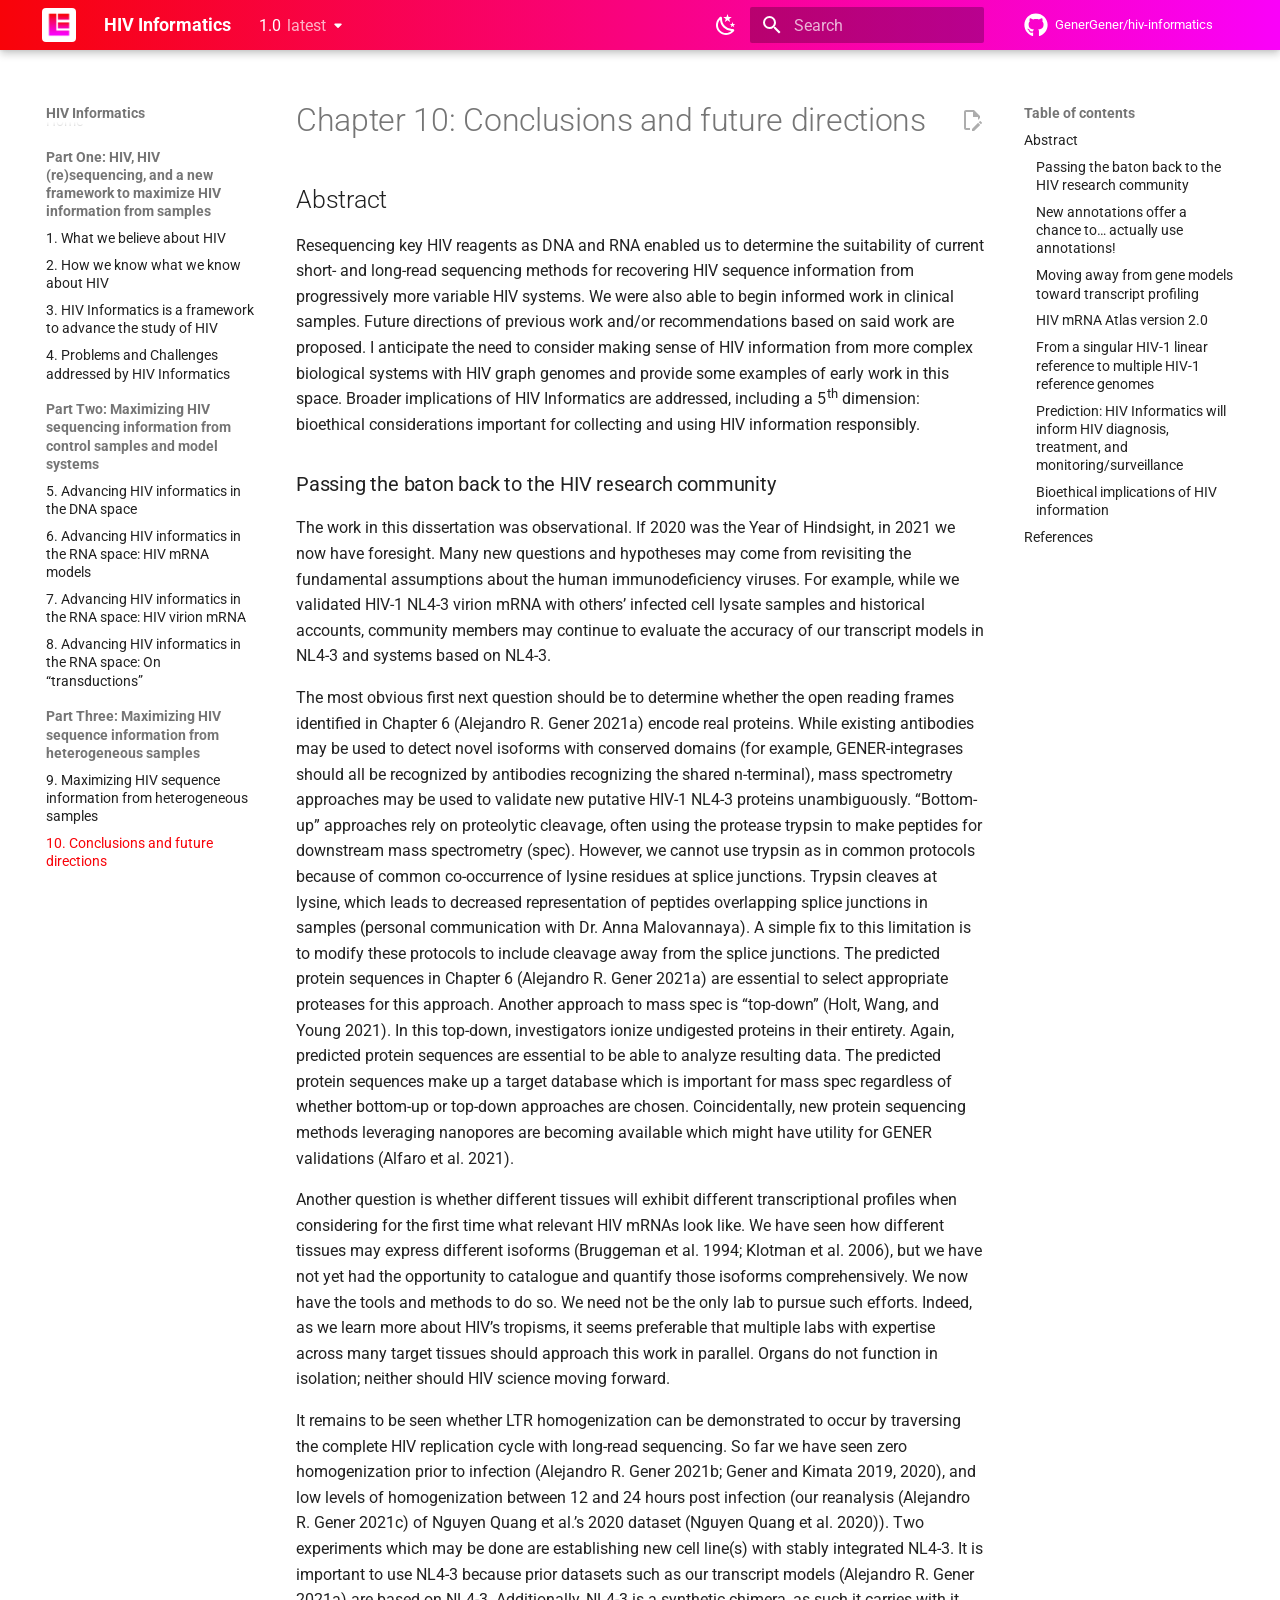
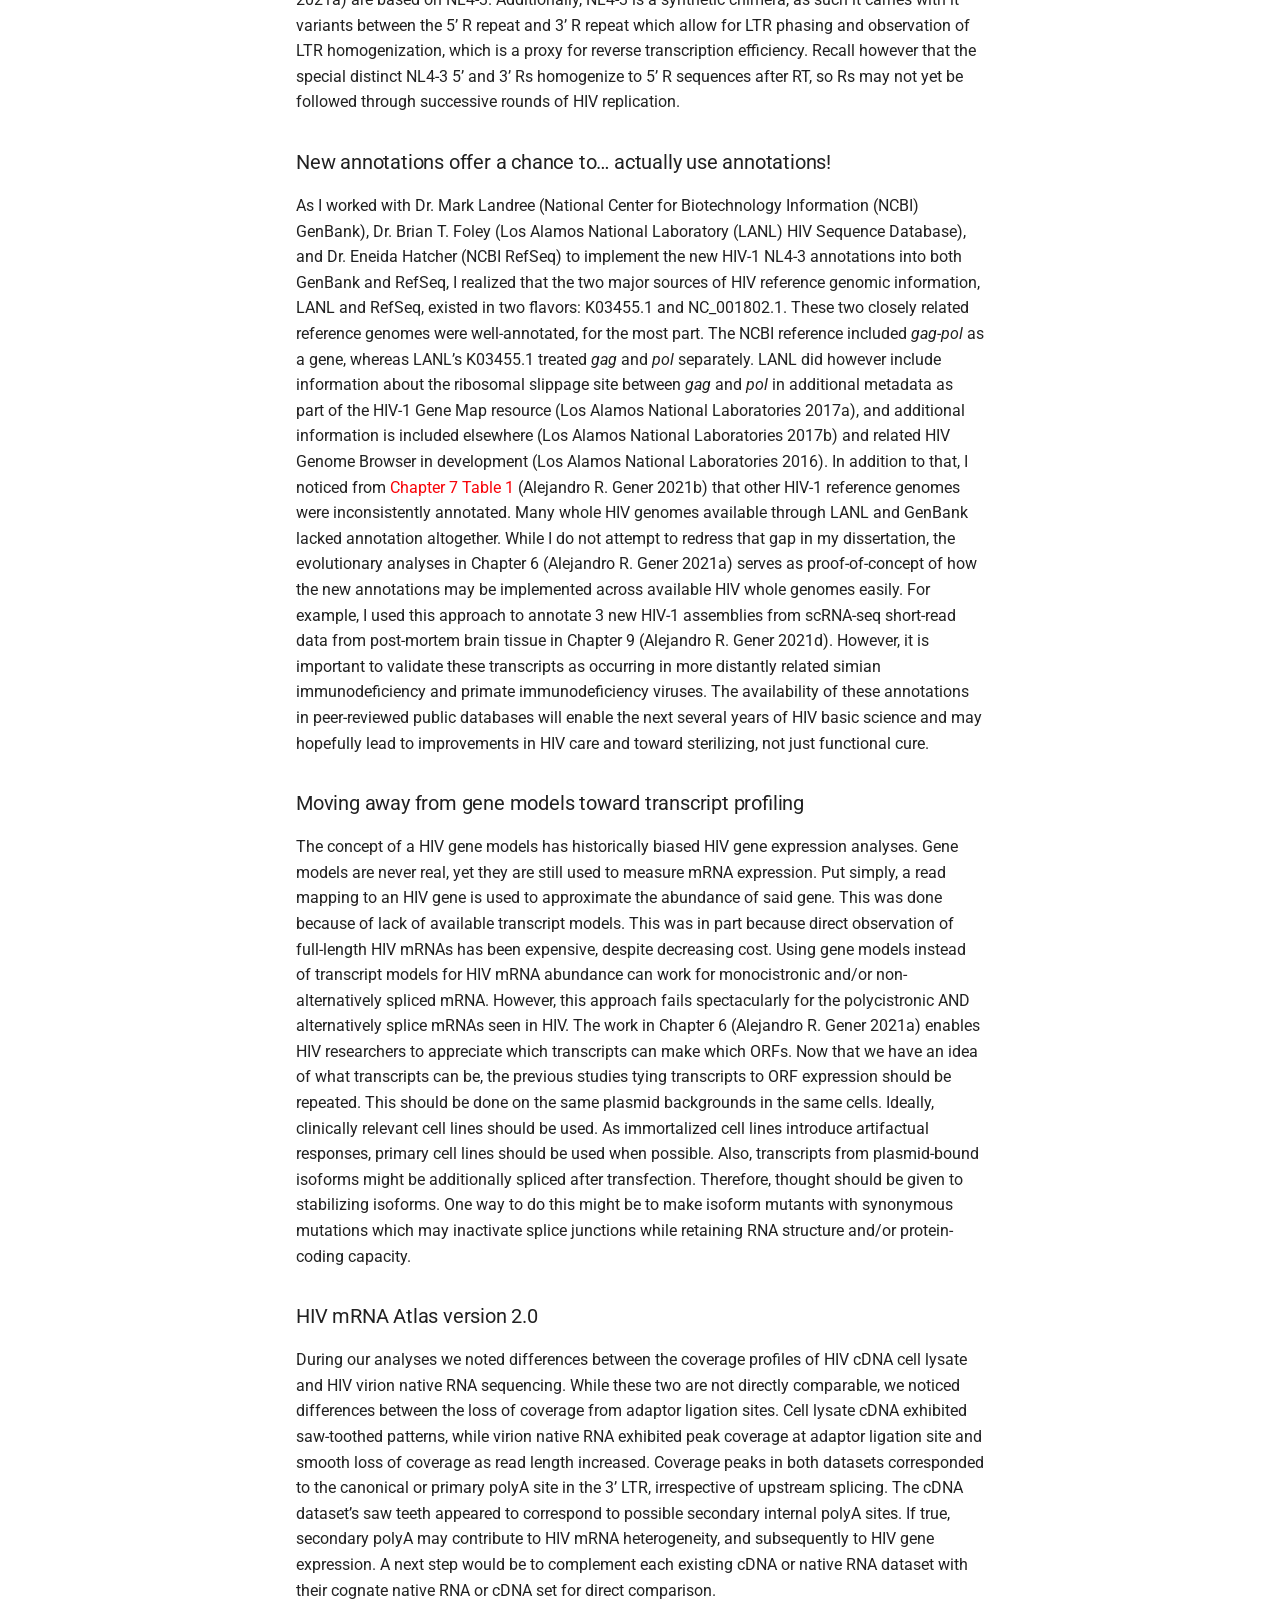
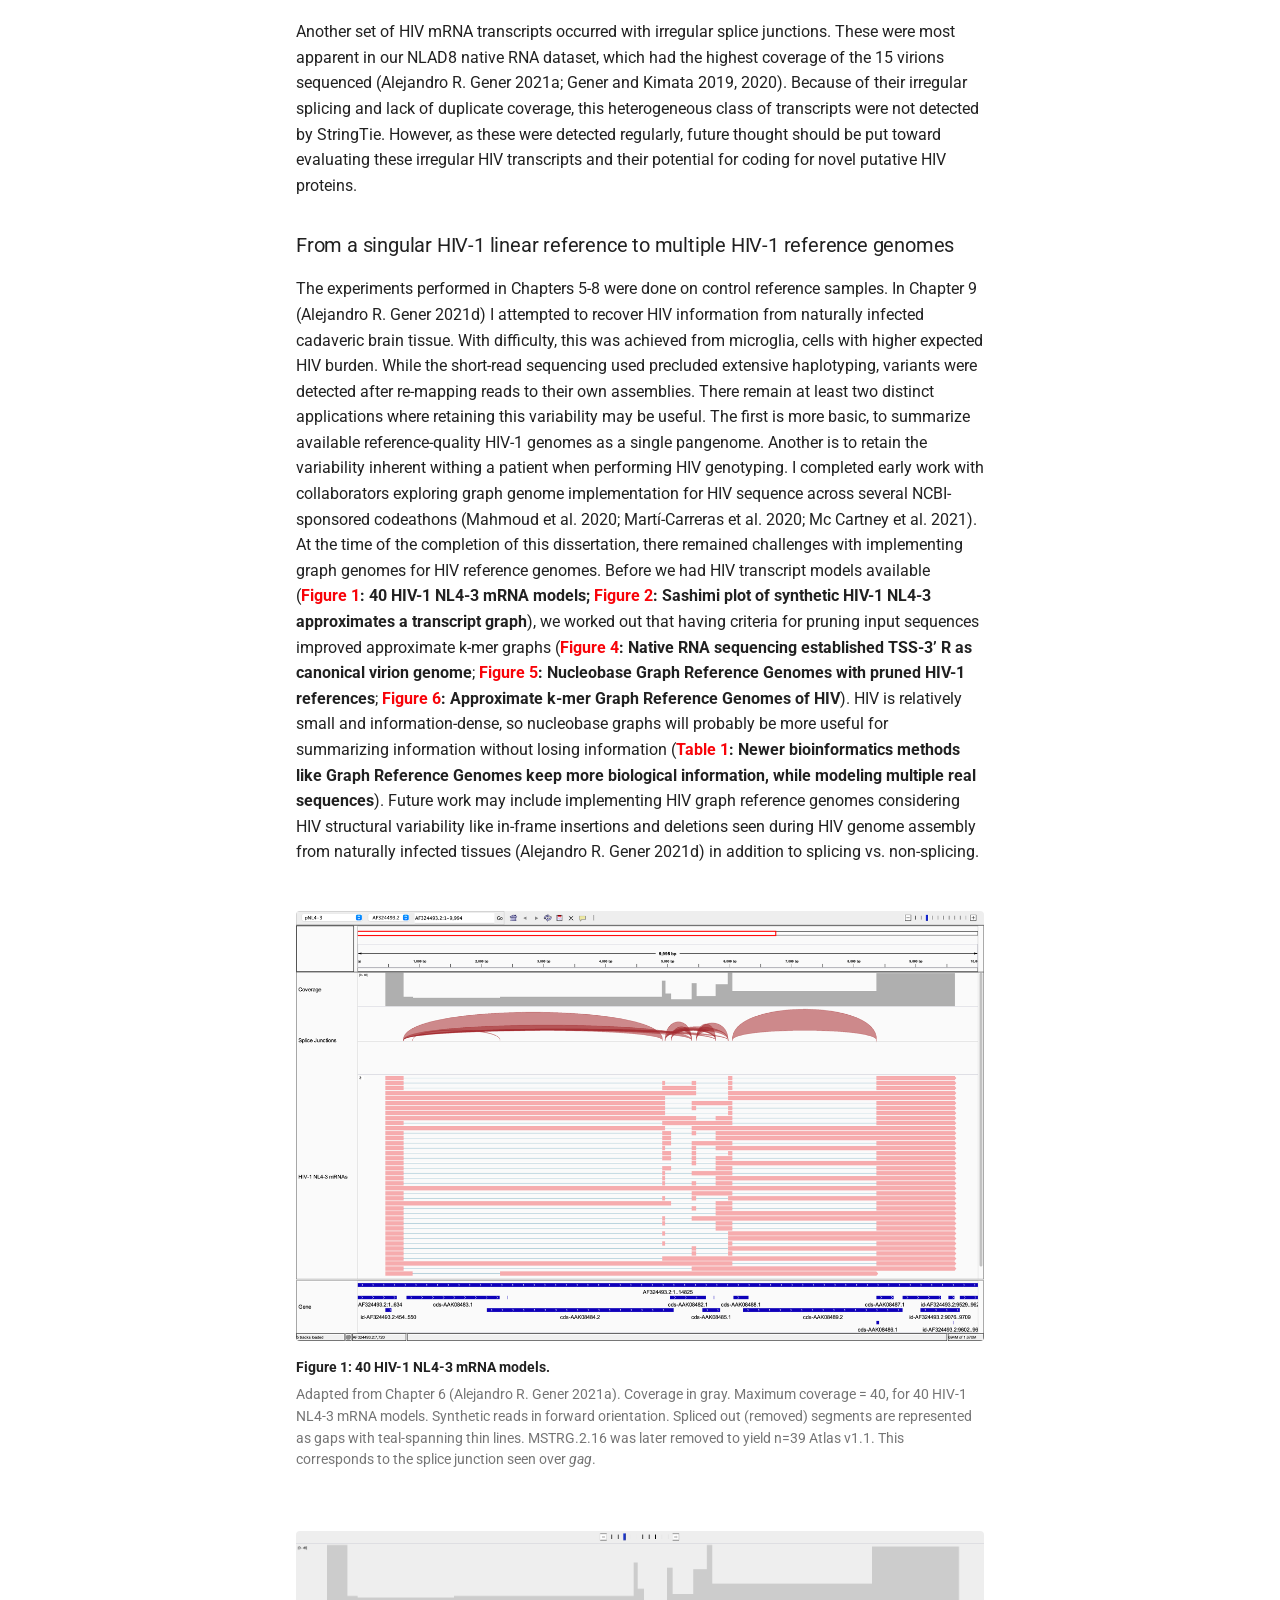
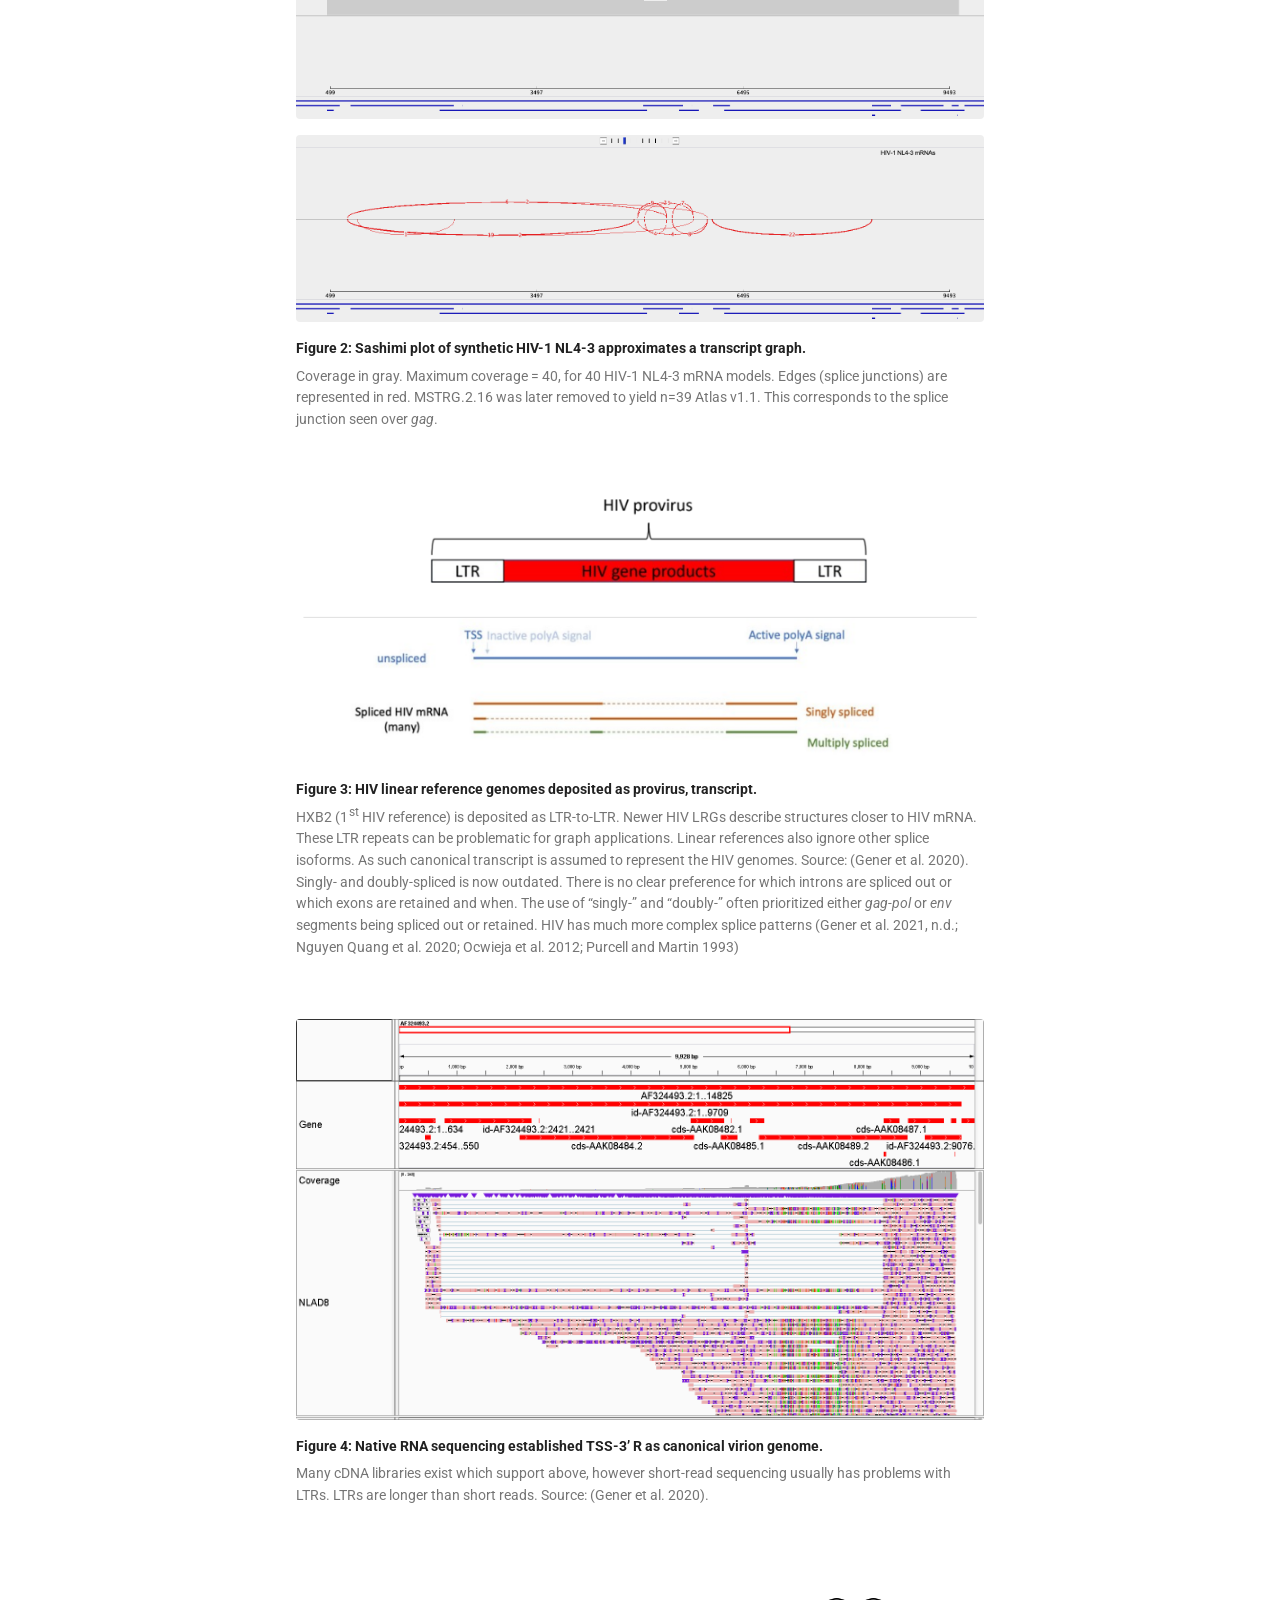
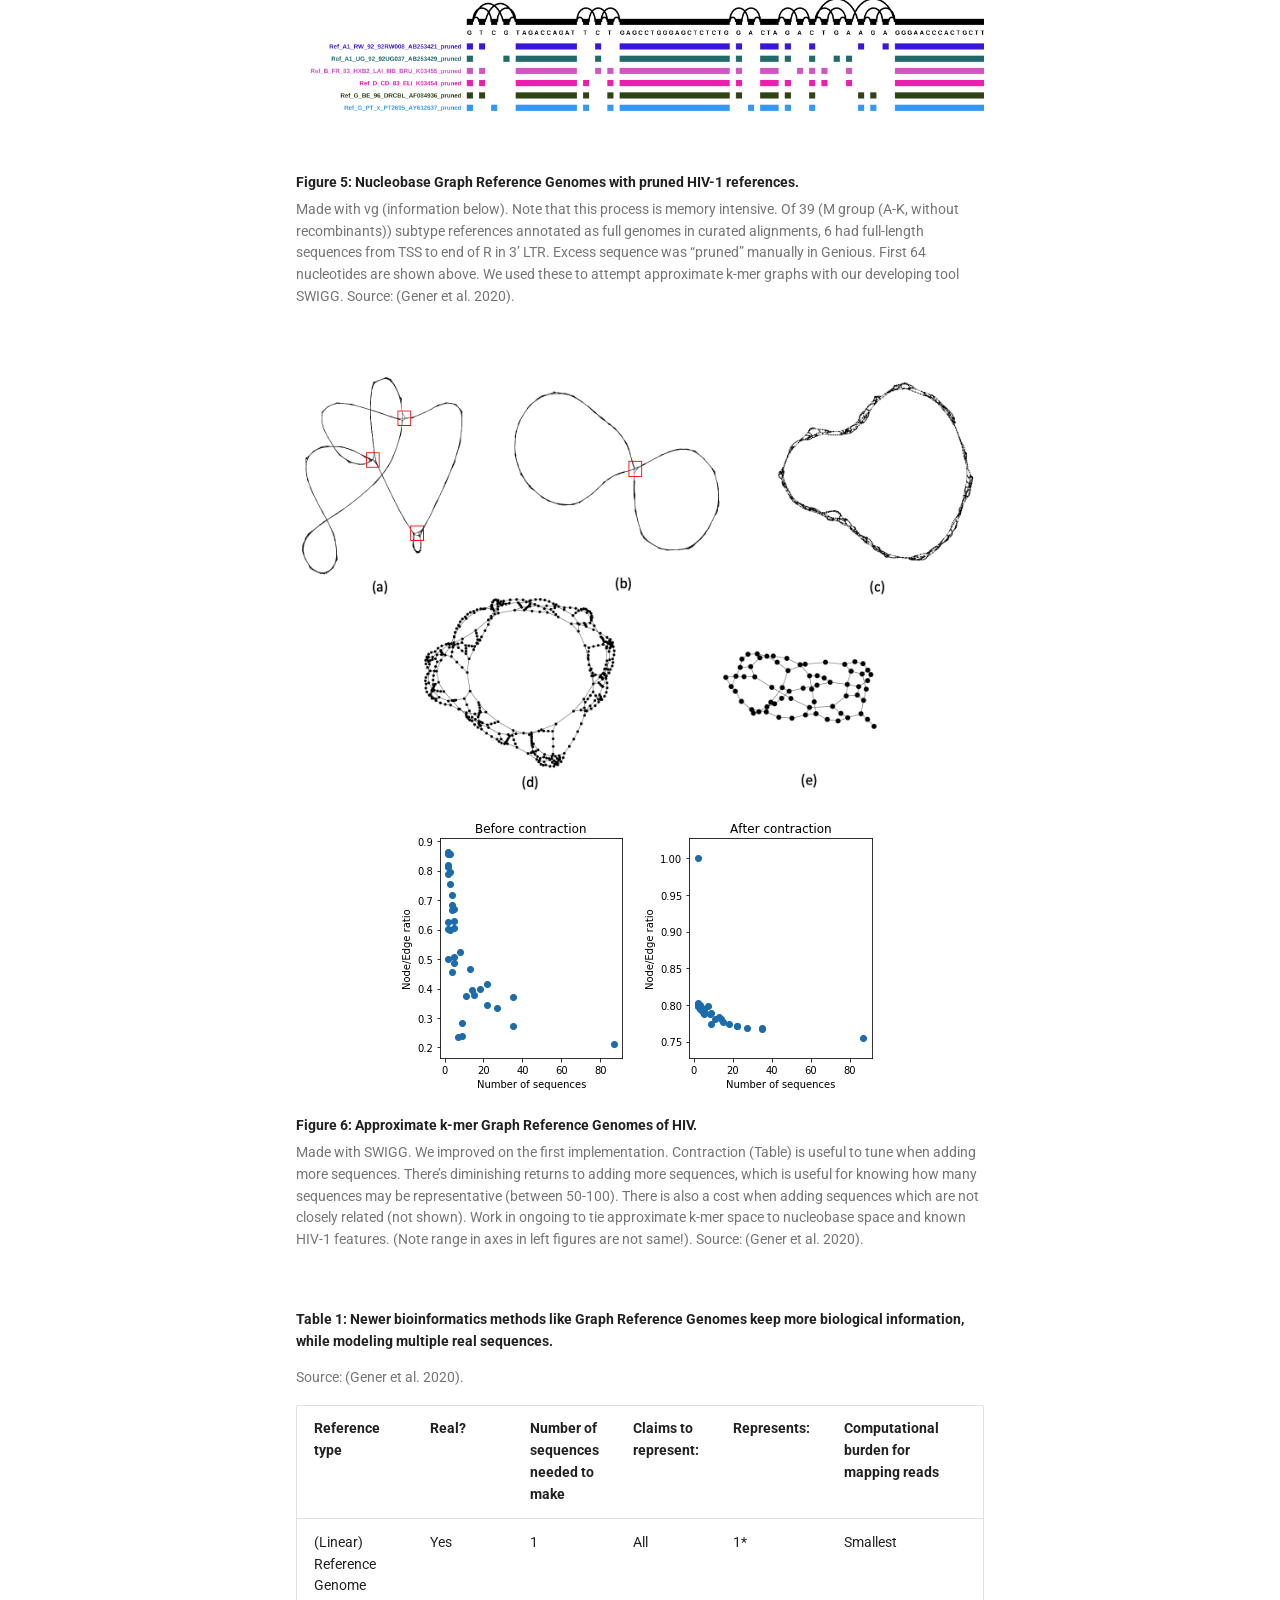
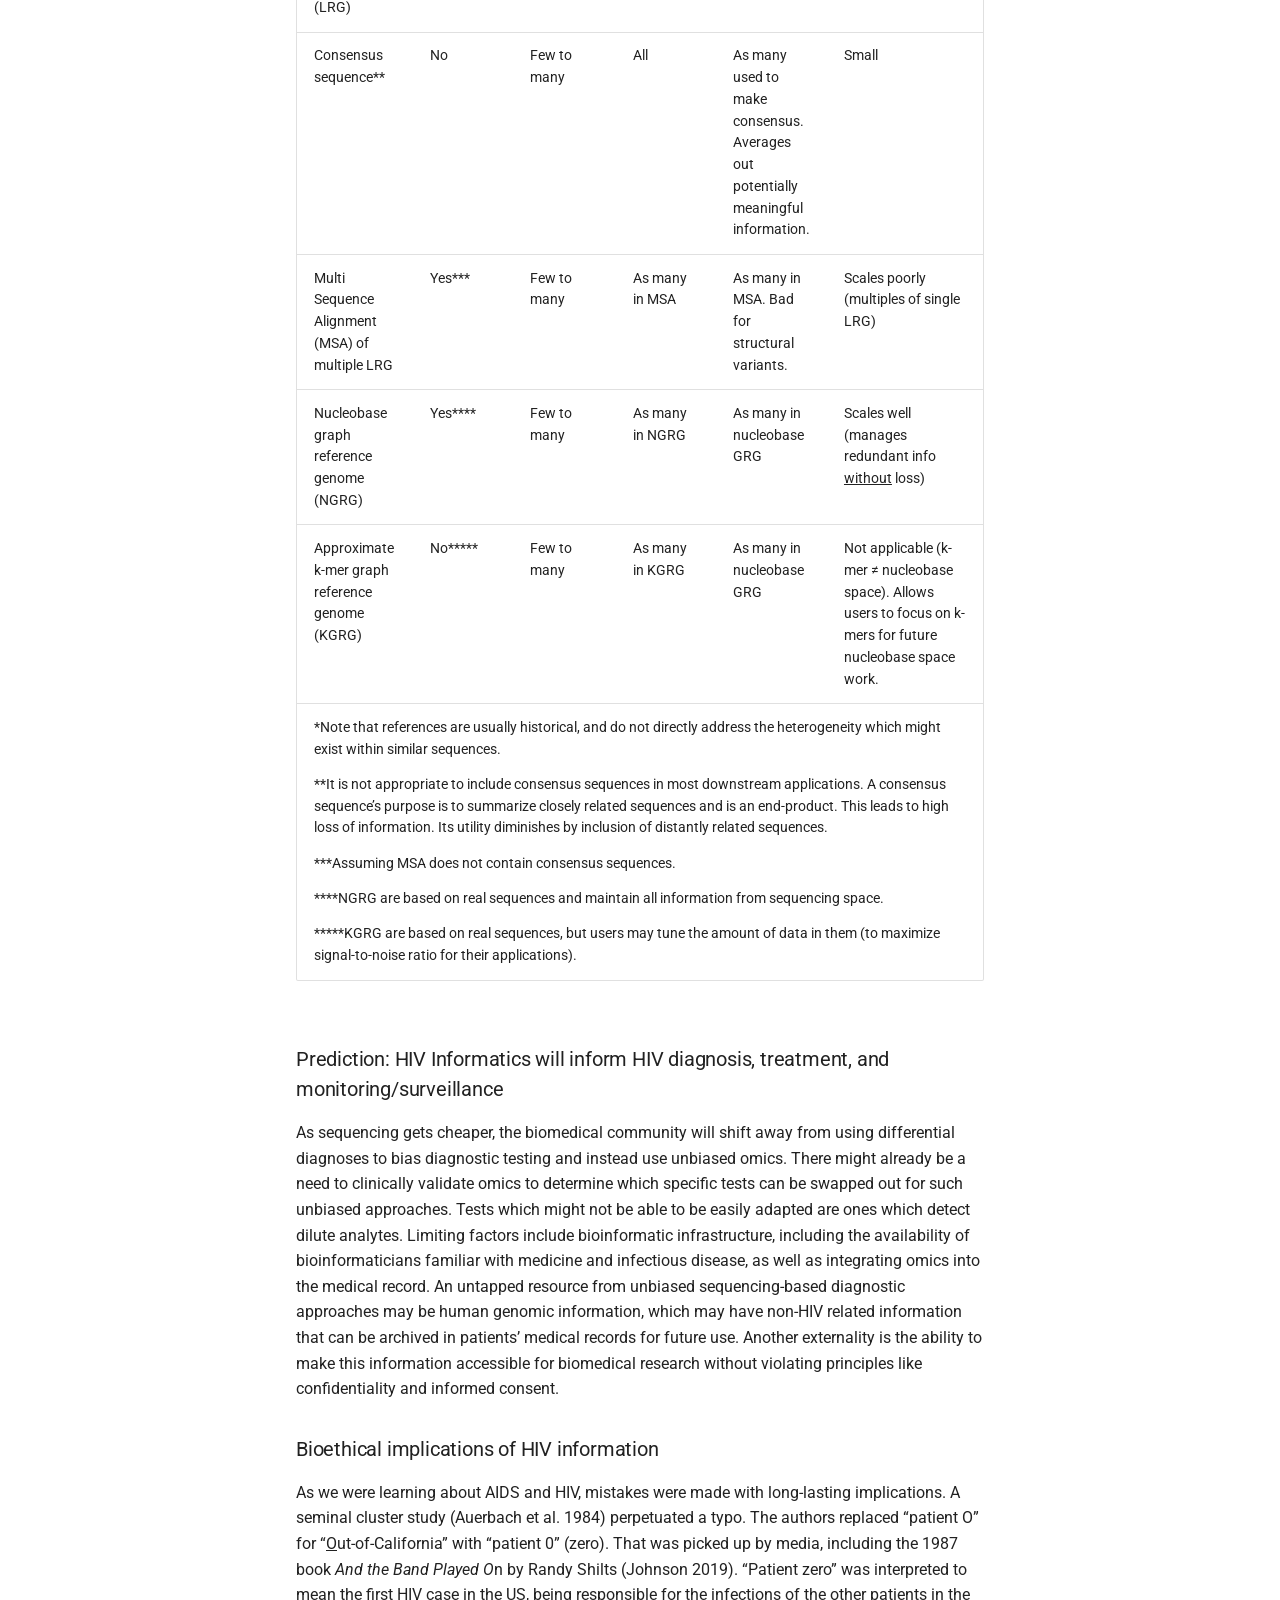
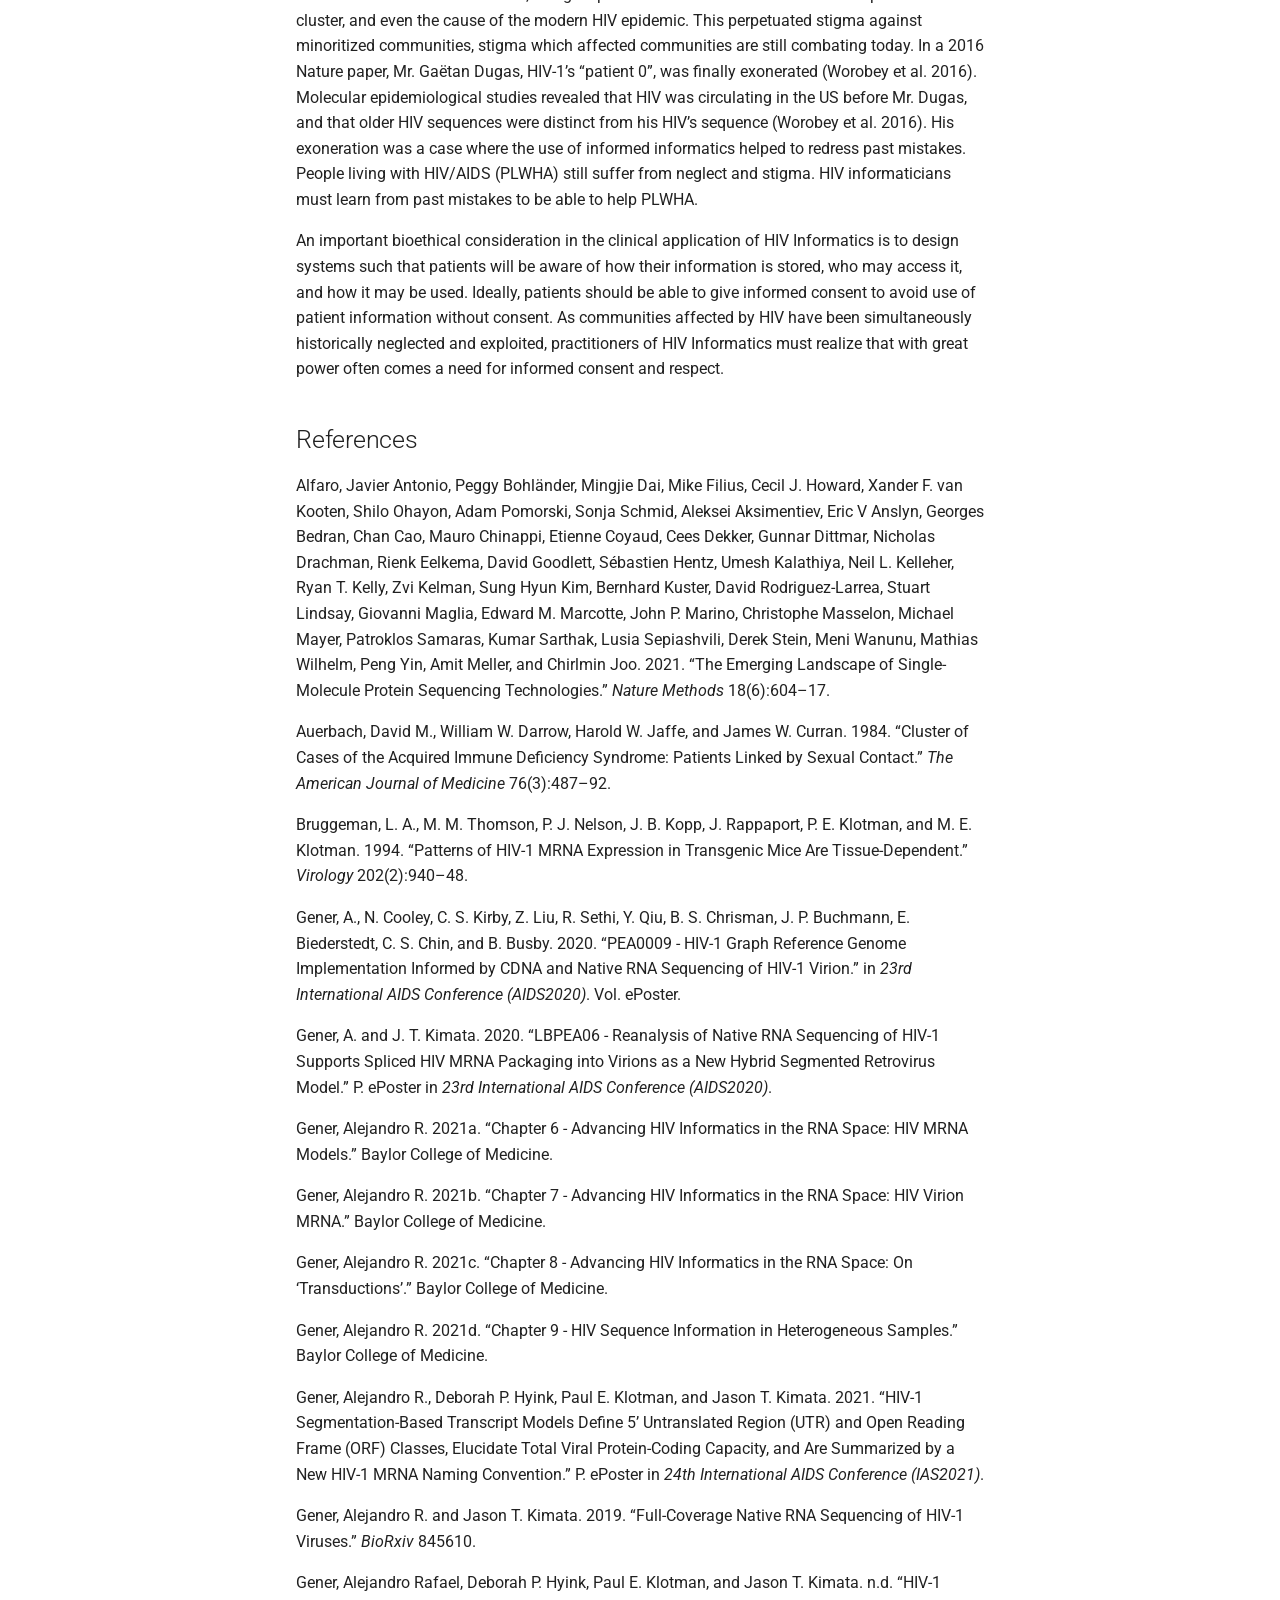
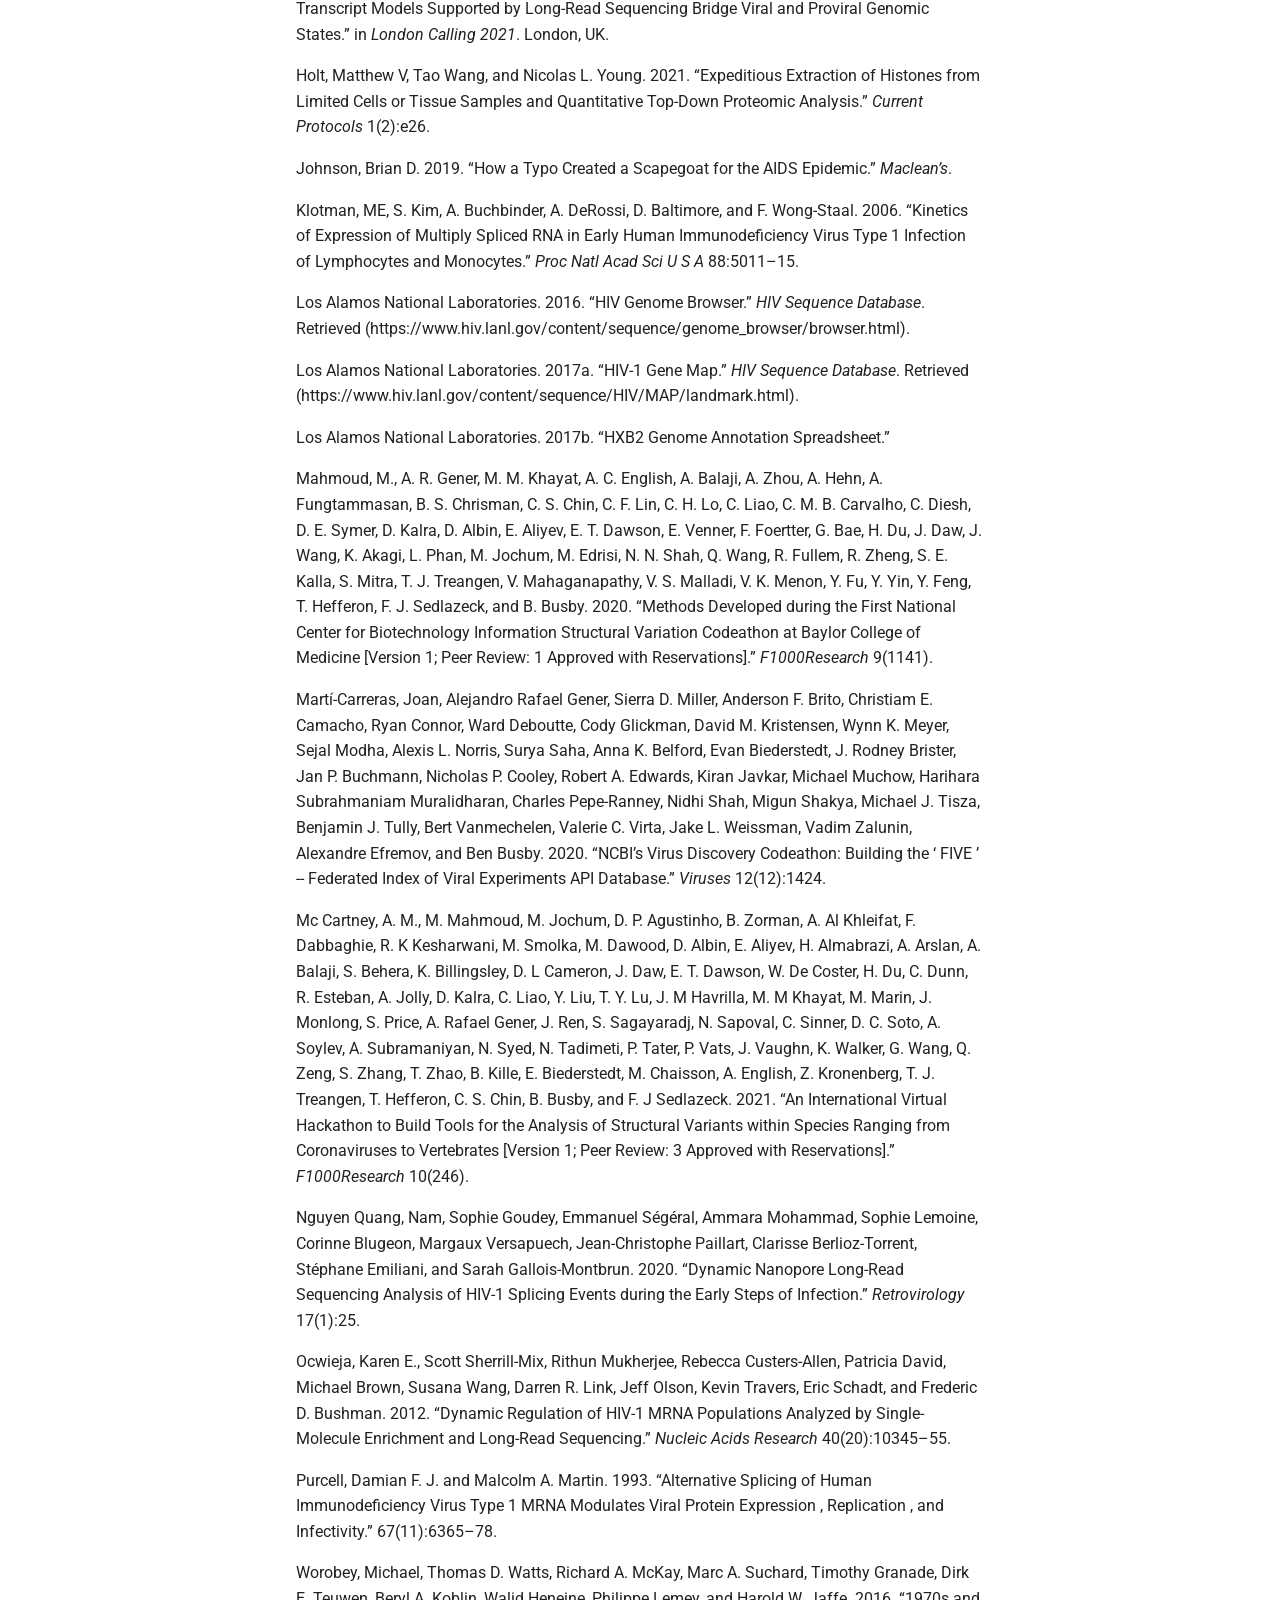
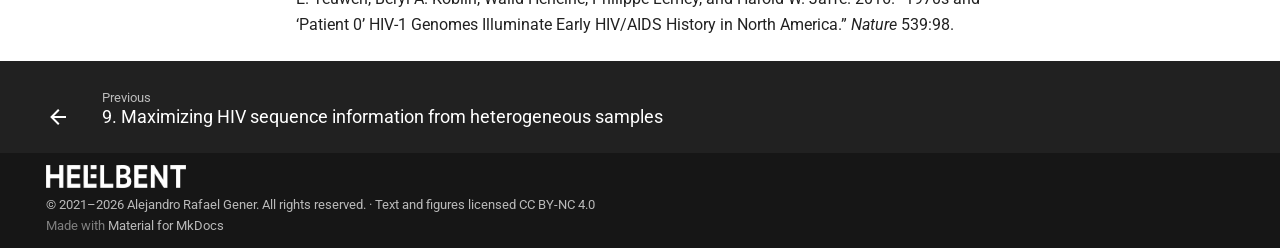
<file: 1.0/10-conclusions/index.html>
<!doctype html>
<html lang="en" class="no-js">
  <head>
    
      <meta charset="utf-8">
      <meta name="viewport" content="width=device-width,initial-scale=1">
      
        <meta name="description" content="HIV Informatics: a framework unifying HIV models, nucleic acid (re)sequencing, bioinformatics, and validation to maximize HIV information from samples.">
      
      
        <meta name="author" content="Alejandro Rafael Gener">
      
      
        <link rel="canonical" href="https://genergener.github.io/hiv-informatics/1.0/10-conclusions/">
      
      
        <link rel="prev" href="../09-heterogeneous-samples/">
      
      
      
        
      
      
      <link rel="icon" href="../assets/brand/logo-mark.png">
      <meta name="generator" content="mkdocs-1.6.1, mkdocs-material-9.7.7">
    
    
      
        <title>10. Conclusions and future directions - HIV Informatics</title>
      
    
    
      <link rel="stylesheet" href="../assets/stylesheets/main.ec1eaa64.min.css">
      
        
        <link rel="stylesheet" href="../assets/stylesheets/palette.ab4e12ef.min.css">
      
      


    
    
      
    
    
      
        
        
        <link rel="preconnect" href="https://fonts.gstatic.com" crossorigin>
        <link rel="stylesheet" href="https://fonts.googleapis.com/css?family=Roboto:300,300i,400,400i,700,700i%7CRoboto+Mono:400,400i,700,700i&display=fallback">
        <style>:root{--md-text-font:"Roboto";--md-code-font:"Roboto Mono"}</style>
      
    
    
      <link rel="stylesheet" href="../stylesheets/extra.css">
    
    <script>__md_scope=new URL("..",location),__md_hash=e=>[...e].reduce(((e,_)=>(e<<5)-e+_.charCodeAt(0)),0),__md_get=(e,_=localStorage,t=__md_scope)=>JSON.parse(_.getItem(t.pathname+"."+e)),__md_set=(e,_,t=localStorage,a=__md_scope)=>{try{t.setItem(a.pathname+"."+e,JSON.stringify(_))}catch(e){}}</script>
    
      

    
    
  </head>
  
  
    
    
      
    
    
    
    
    <body dir="ltr" data-md-color-scheme="default" data-md-color-primary="custom" data-md-color-accent="custom">
  
    
    <input class="md-toggle" data-md-toggle="drawer" type="checkbox" id="__drawer" autocomplete="off">
    <input class="md-toggle" data-md-toggle="search" type="checkbox" id="__search" autocomplete="off">
    <label class="md-overlay" for="__drawer"></label>
    <div data-md-component="skip">
      
        
        <a href="#chapter-10-conclusions-and-future-directions" class="md-skip">
          Skip to content
        </a>
      
    </div>
    <div data-md-component="announce">
      
    </div>
    
      <div data-md-color-scheme="default" data-md-component="outdated" hidden>
        
      </div>
    
    
      

  

<header class="md-header md-header--shadow" data-md-component="header">
  <nav class="md-header__inner md-grid" aria-label="Header">
    <a href=".." title="HIV Informatics" class="md-header__button md-logo" aria-label="HIV Informatics" data-md-component="logo">
      
  <img src="../assets/brand/logo-mark.png" alt="logo">

    </a>
    <label class="md-header__button md-icon" for="__drawer">
      
      <svg xmlns="http://www.w3.org/2000/svg" viewBox="0 0 24 24"><path d="M3 6h18v2H3zm0 5h18v2H3zm0 5h18v2H3z"/></svg>
    </label>
    <div class="md-header__title" data-md-component="header-title">
      <div class="md-header__ellipsis">
        <div class="md-header__topic">
          <span class="md-ellipsis">
            HIV Informatics
          </span>
        </div>
        <div class="md-header__topic" data-md-component="header-topic">
          <span class="md-ellipsis">
            
              10. Conclusions and future directions
            
          </span>
        </div>
      </div>
    </div>
    
      
        <form class="md-header__option" data-md-component="palette">
  
    
    
    
    <input class="md-option" data-md-color-media="(prefers-color-scheme: light)" data-md-color-scheme="default" data-md-color-primary="custom" data-md-color-accent="custom"  aria-label="Switch to dark mode"  type="radio" name="__palette" id="__palette_0">
    
      <label class="md-header__button md-icon" title="Switch to dark mode" for="__palette_1" hidden>
        <svg xmlns="http://www.w3.org/2000/svg" viewBox="0 0 24 24"><path d="m17.75 4.09-2.53 1.94.91 3.06-2.63-1.81-2.63 1.81.91-3.06-2.53-1.94L12.44 4l1.06-3 1.06 3zm3.5 6.91-1.64 1.25.59 1.98-1.7-1.17-1.7 1.17.59-1.98L15.75 11l2.06-.05L18.5 9l.69 1.95zm-2.28 4.95c.83-.08 1.72 1.1 1.19 1.85-.32.45-.66.87-1.08 1.27C15.17 23 8.84 23 4.94 19.07c-3.91-3.9-3.91-10.24 0-14.14.4-.4.82-.76 1.27-1.08.75-.53 1.93.36 1.85 1.19-.27 2.86.69 5.83 2.89 8.02a9.96 9.96 0 0 0 8.02 2.89m-1.64 2.02a12.08 12.08 0 0 1-7.8-3.47c-2.17-2.19-3.33-5-3.49-7.82-2.81 3.14-2.7 7.96.31 10.98 3.02 3.01 7.84 3.12 10.98.31"/></svg>
      </label>
    
  
    
    
    
    <input class="md-option" data-md-color-media="(prefers-color-scheme: dark)" data-md-color-scheme="slate" data-md-color-primary="custom" data-md-color-accent="custom"  aria-label="Switch to light mode"  type="radio" name="__palette" id="__palette_1">
    
      <label class="md-header__button md-icon" title="Switch to light mode" for="__palette_0" hidden>
        <svg xmlns="http://www.w3.org/2000/svg" viewBox="0 0 24 24"><path d="M12 7a5 5 0 0 1 5 5 5 5 0 0 1-5 5 5 5 0 0 1-5-5 5 5 0 0 1 5-5m0 2a3 3 0 0 0-3 3 3 3 0 0 0 3 3 3 3 0 0 0 3-3 3 3 0 0 0-3-3m0-7 2.39 3.42C13.65 5.15 12.84 5 12 5s-1.65.15-2.39.42zM3.34 7l4.16-.35A7.2 7.2 0 0 0 5.94 8.5c-.44.74-.69 1.5-.83 2.29zm.02 10 1.76-3.77a7.131 7.131 0 0 0 2.38 4.14zM20.65 7l-1.77 3.79a7.02 7.02 0 0 0-2.38-4.15zm-.01 10-4.14.36c.59-.51 1.12-1.14 1.54-1.86.42-.73.69-1.5.83-2.29zM12 22l-2.41-3.44c.74.27 1.55.44 2.41.44.82 0 1.63-.17 2.37-.44z"/></svg>
      </label>
    
  
</form>
      
    
    
      <script>var palette=__md_get("__palette");if(palette&&palette.color){if("(prefers-color-scheme)"===palette.color.media){var media=matchMedia("(prefers-color-scheme: light)"),input=document.querySelector(media.matches?"[data-md-color-media='(prefers-color-scheme: light)']":"[data-md-color-media='(prefers-color-scheme: dark)']");palette.color.media=input.getAttribute("data-md-color-media"),palette.color.scheme=input.getAttribute("data-md-color-scheme"),palette.color.primary=input.getAttribute("data-md-color-primary"),palette.color.accent=input.getAttribute("data-md-color-accent")}for(var[key,value]of Object.entries(palette.color))document.body.setAttribute("data-md-color-"+key,value)}</script>
    
    
    
      
      
        <label class="md-header__button md-icon" for="__search">
          
          <svg xmlns="http://www.w3.org/2000/svg" viewBox="0 0 24 24"><path d="M9.5 3A6.5 6.5 0 0 1 16 9.5c0 1.61-.59 3.09-1.56 4.23l.27.27h.79l5 5-1.5 1.5-5-5v-.79l-.27-.27A6.52 6.52 0 0 1 9.5 16 6.5 6.5 0 0 1 3 9.5 6.5 6.5 0 0 1 9.5 3m0 2C7 5 5 7 5 9.5S7 14 9.5 14 14 12 14 9.5 12 5 9.5 5"/></svg>
        </label>
        <div class="md-search" data-md-component="search" role="dialog">
  <label class="md-search__overlay" for="__search"></label>
  <div class="md-search__inner" role="search">
    <form class="md-search__form" name="search">
      <input type="text" class="md-search__input" name="query" aria-label="Search" placeholder="Search" autocapitalize="off" autocorrect="off" autocomplete="off" spellcheck="false" data-md-component="search-query" required>
      <label class="md-search__icon md-icon" for="__search">
        
        <svg xmlns="http://www.w3.org/2000/svg" viewBox="0 0 24 24"><path d="M9.5 3A6.5 6.5 0 0 1 16 9.5c0 1.61-.59 3.09-1.56 4.23l.27.27h.79l5 5-1.5 1.5-5-5v-.79l-.27-.27A6.52 6.52 0 0 1 9.5 16 6.5 6.5 0 0 1 3 9.5 6.5 6.5 0 0 1 9.5 3m0 2C7 5 5 7 5 9.5S7 14 9.5 14 14 12 14 9.5 12 5 9.5 5"/></svg>
        
        <svg xmlns="http://www.w3.org/2000/svg" viewBox="0 0 24 24"><path d="M20 11v2H8l5.5 5.5-1.42 1.42L4.16 12l7.92-7.92L13.5 5.5 8 11z"/></svg>
      </label>
      <nav class="md-search__options" aria-label="Search">
        
          <a href="javascript:void(0)" class="md-search__icon md-icon" title="Share" aria-label="Share" data-clipboard data-clipboard-text="" data-md-component="search-share" tabindex="-1">
            
            <svg xmlns="http://www.w3.org/2000/svg" viewBox="0 0 24 24"><path d="M18 16.08c-.76 0-1.44.3-1.96.77L8.91 12.7c.05-.23.09-.46.09-.7s-.04-.47-.09-.7l7.05-4.11c.54.5 1.25.81 2.04.81a3 3 0 0 0 3-3 3 3 0 0 0-3-3 3 3 0 0 0-3 3c0 .24.04.47.09.7L8.04 9.81C7.5 9.31 6.79 9 6 9a3 3 0 0 0-3 3 3 3 0 0 0 3 3c.79 0 1.5-.31 2.04-.81l7.12 4.15c-.05.21-.08.43-.08.66 0 1.61 1.31 2.91 2.92 2.91s2.92-1.3 2.92-2.91A2.92 2.92 0 0 0 18 16.08"/></svg>
          </a>
        
        <button type="reset" class="md-search__icon md-icon" title="Clear" aria-label="Clear" tabindex="-1">
          
          <svg xmlns="http://www.w3.org/2000/svg" viewBox="0 0 24 24"><path d="M19 6.41 17.59 5 12 10.59 6.41 5 5 6.41 10.59 12 5 17.59 6.41 19 12 13.41 17.59 19 19 17.59 13.41 12z"/></svg>
        </button>
      </nav>
      
        <div class="md-search__suggest" data-md-component="search-suggest"></div>
      
    </form>
    <div class="md-search__output">
      <div class="md-search__scrollwrap" tabindex="0" data-md-scrollfix>
        <div class="md-search-result" data-md-component="search-result">
          <div class="md-search-result__meta">
            Initializing search
          </div>
          <ol class="md-search-result__list" role="presentation"></ol>
        </div>
      </div>
    </div>
  </div>
</div>
      
    
    
      <div class="md-header__source">
        <a href="https://github.com/GenerGener/hiv-informatics" title="Go to repository" class="md-source" data-md-component="source">
  <div class="md-source__icon md-icon">
    
    <svg xmlns="http://www.w3.org/2000/svg" viewBox="0 0 512 512"><!--! Font Awesome Free 7.1.0 by @fontawesome - https://fontawesome.com License - https://fontawesome.com/license/free (Icons: CC BY 4.0, Fonts: SIL OFL 1.1, Code: MIT License) Copyright 2025 Fonticons, Inc.--><path d="M173.9 397.4c0 2-2.3 3.6-5.2 3.6-3.3.3-5.6-1.3-5.6-3.6 0-2 2.3-3.6 5.2-3.6 3-.3 5.6 1.3 5.6 3.6m-31.1-4.5c-.7 2 1.3 4.3 4.3 4.9 2.6 1 5.6 0 6.2-2s-1.3-4.3-4.3-5.2c-2.6-.7-5.5.3-6.2 2.3m44.2-1.7c-2.9.7-4.9 2.6-4.6 4.9.3 2 2.9 3.3 5.9 2.6 2.9-.7 4.9-2.6 4.6-4.6-.3-1.9-3-3.2-5.9-2.9M252.8 8C114.1 8 8 113.3 8 252c0 110.9 69.8 205.8 169.5 239.2 12.8 2.3 17.3-5.6 17.3-12.1 0-6.2-.3-40.4-.3-61.4 0 0-70 15-84.7-29.8 0 0-11.4-29.1-27.8-36.6 0 0-22.9-15.7 1.6-15.4 0 0 24.9 2 38.6 25.8 21.9 38.6 58.6 27.5 72.9 20.9 2.3-16 8.8-27.1 16-33.7-55.9-6.2-112.3-14.3-112.3-110.5 0-27.5 7.6-41.3 23.6-58.9-2.6-6.5-11.1-33.3 2.6-67.9 20.9-6.5 69 27 69 27 20-5.6 41.5-8.5 62.8-8.5s42.8 2.9 62.8 8.5c0 0 48.1-33.6 69-27 13.7 34.7 5.2 61.4 2.6 67.9 16 17.7 25.8 31.5 25.8 58.9 0 96.5-58.9 104.2-114.8 110.5 9.2 7.9 17 22.9 17 46.4 0 33.7-.3 75.4-.3 83.6 0 6.5 4.6 14.4 17.3 12.1C436.2 457.8 504 362.9 504 252 504 113.3 391.5 8 252.8 8M105.2 352.9c-1.3 1-1 3.3.7 5.2 1.6 1.6 3.9 2.3 5.2 1 1.3-1 1-3.3-.7-5.2-1.6-1.6-3.9-2.3-5.2-1m-10.8-8.1c-.7 1.3.3 2.9 2.3 3.9 1.6 1 3.6.7 4.3-.7.7-1.3-.3-2.9-2.3-3.9-2-.6-3.6-.3-4.3.7m32.4 35.6c-1.6 1.3-1 4.3 1.3 6.2 2.3 2.3 5.2 2.6 6.5 1 1.3-1.3.7-4.3-1.3-6.2-2.2-2.3-5.2-2.6-6.5-1m-11.4-14.7c-1.6 1-1.6 3.6 0 5.9s4.3 3.3 5.6 2.3c1.6-1.3 1.6-3.9 0-6.2-1.4-2.3-4-3.3-5.6-2"/></svg>
  </div>
  <div class="md-source__repository">
    GenerGener/hiv-informatics
  </div>
</a>
      </div>
    
  </nav>
  
</header>
    
    <div class="md-container" data-md-component="container">
      
      
        
          
        
      
      <main class="md-main" data-md-component="main">
        <div class="md-main__inner md-grid">
          
            
              
              <div class="md-sidebar md-sidebar--primary" data-md-component="sidebar" data-md-type="navigation" >
                <div class="md-sidebar__scrollwrap">
                  <div class="md-sidebar__inner">
                    



<nav class="md-nav md-nav--primary" aria-label="Navigation" data-md-level="0">
  <label class="md-nav__title" for="__drawer">
    <a href=".." title="HIV Informatics" class="md-nav__button md-logo" aria-label="HIV Informatics" data-md-component="logo">
      
  <img src="../assets/brand/logo-mark.png" alt="logo">

    </a>
    HIV Informatics
  </label>
  
    <div class="md-nav__source">
      <a href="https://github.com/GenerGener/hiv-informatics" title="Go to repository" class="md-source" data-md-component="source">
  <div class="md-source__icon md-icon">
    
    <svg xmlns="http://www.w3.org/2000/svg" viewBox="0 0 512 512"><!--! Font Awesome Free 7.1.0 by @fontawesome - https://fontawesome.com License - https://fontawesome.com/license/free (Icons: CC BY 4.0, Fonts: SIL OFL 1.1, Code: MIT License) Copyright 2025 Fonticons, Inc.--><path d="M173.9 397.4c0 2-2.3 3.6-5.2 3.6-3.3.3-5.6-1.3-5.6-3.6 0-2 2.3-3.6 5.2-3.6 3-.3 5.6 1.3 5.6 3.6m-31.1-4.5c-.7 2 1.3 4.3 4.3 4.9 2.6 1 5.6 0 6.2-2s-1.3-4.3-4.3-5.2c-2.6-.7-5.5.3-6.2 2.3m44.2-1.7c-2.9.7-4.9 2.6-4.6 4.9.3 2 2.9 3.3 5.9 2.6 2.9-.7 4.9-2.6 4.6-4.6-.3-1.9-3-3.2-5.9-2.9M252.8 8C114.1 8 8 113.3 8 252c0 110.9 69.8 205.8 169.5 239.2 12.8 2.3 17.3-5.6 17.3-12.1 0-6.2-.3-40.4-.3-61.4 0 0-70 15-84.7-29.8 0 0-11.4-29.1-27.8-36.6 0 0-22.9-15.7 1.6-15.4 0 0 24.9 2 38.6 25.8 21.9 38.6 58.6 27.5 72.9 20.9 2.3-16 8.8-27.1 16-33.7-55.9-6.2-112.3-14.3-112.3-110.5 0-27.5 7.6-41.3 23.6-58.9-2.6-6.5-11.1-33.3 2.6-67.9 20.9-6.5 69 27 69 27 20-5.6 41.5-8.5 62.8-8.5s42.8 2.9 62.8 8.5c0 0 48.1-33.6 69-27 13.7 34.7 5.2 61.4 2.6 67.9 16 17.7 25.8 31.5 25.8 58.9 0 96.5-58.9 104.2-114.8 110.5 9.2 7.9 17 22.9 17 46.4 0 33.7-.3 75.4-.3 83.6 0 6.5 4.6 14.4 17.3 12.1C436.2 457.8 504 362.9 504 252 504 113.3 391.5 8 252.8 8M105.2 352.9c-1.3 1-1 3.3.7 5.2 1.6 1.6 3.9 2.3 5.2 1 1.3-1 1-3.3-.7-5.2-1.6-1.6-3.9-2.3-5.2-1m-10.8-8.1c-.7 1.3.3 2.9 2.3 3.9 1.6 1 3.6.7 4.3-.7.7-1.3-.3-2.9-2.3-3.9-2-.6-3.6-.3-4.3.7m32.4 35.6c-1.6 1.3-1 4.3 1.3 6.2 2.3 2.3 5.2 2.6 6.5 1 1.3-1.3.7-4.3-1.3-6.2-2.2-2.3-5.2-2.6-6.5-1m-11.4-14.7c-1.6 1-1.6 3.6 0 5.9s4.3 3.3 5.6 2.3c1.6-1.3 1.6-3.9 0-6.2-1.4-2.3-4-3.3-5.6-2"/></svg>
  </div>
  <div class="md-source__repository">
    GenerGener/hiv-informatics
  </div>
</a>
    </div>
  
  <ul class="md-nav__list" data-md-scrollfix>
    
      
      
  
  
  
  
    <li class="md-nav__item">
      <a href=".." class="md-nav__link">
        
  
  
  <span class="md-ellipsis">
    
  
    Home
  

    
  </span>
  
  

      </a>
    </li>
  

    
      
      
  
  
  
  
    
    
    
    
      
        
        
      
    
    
    <li class="md-nav__item md-nav__item--section md-nav__item--nested">
      
        
        
        <input class="md-nav__toggle md-toggle " type="checkbox" id="__nav_2" >
        
          
          <label class="md-nav__link" for="__nav_2" id="__nav_2_label" tabindex="">
            
  
  
  <span class="md-ellipsis">
    
  
    Part One: HIV, HIV (re)sequencing, and a new framework to maximize HIV information from samples
  

    
  </span>
  
  

            <span class="md-nav__icon md-icon"></span>
          </label>
        
        <nav class="md-nav" data-md-level="1" aria-labelledby="__nav_2_label" aria-expanded="false">
          <label class="md-nav__title" for="__nav_2">
            <span class="md-nav__icon md-icon"></span>
            
  
    Part One: HIV, HIV (re)sequencing, and a new framework to maximize HIV information from samples
  

          </label>
          <ul class="md-nav__list" data-md-scrollfix>
            
              
                
  
  
  
  
    <li class="md-nav__item">
      <a href="../01-what-we-believe-about-hiv/" class="md-nav__link">
        
  
  
  <span class="md-ellipsis">
    
  
    1. What we believe about HIV
  

    
  </span>
  
  

      </a>
    </li>
  

              
            
              
                
  
  
  
  
    <li class="md-nav__item">
      <a href="../02-how-we-know-what-we-know/" class="md-nav__link">
        
  
  
  <span class="md-ellipsis">
    
  
    2. How we know what we know about HIV
  

    
  </span>
  
  

      </a>
    </li>
  

              
            
              
                
  
  
  
  
    <li class="md-nav__item">
      <a href="../03-hiv-informatics-framework/" class="md-nav__link">
        
  
  
  <span class="md-ellipsis">
    
  
    3. HIV Informatics is a framework to advance the study of HIV
  

    
  </span>
  
  

      </a>
    </li>
  

              
            
              
                
  
  
  
  
    <li class="md-nav__item">
      <a href="../04-problems-and-challenges/" class="md-nav__link">
        
  
  
  <span class="md-ellipsis">
    
  
    4. Problems and Challenges addressed by HIV Informatics
  

    
  </span>
  
  

      </a>
    </li>
  

              
            
          </ul>
        </nav>
      
    </li>
  

    
      
      
  
  
  
  
    
    
    
    
      
        
        
      
    
    
    <li class="md-nav__item md-nav__item--section md-nav__item--nested">
      
        
        
        <input class="md-nav__toggle md-toggle " type="checkbox" id="__nav_3" >
        
          
          <label class="md-nav__link" for="__nav_3" id="__nav_3_label" tabindex="">
            
  
  
  <span class="md-ellipsis">
    
  
    Part Two: Maximizing HIV sequencing information from control samples and model systems
  

    
  </span>
  
  

            <span class="md-nav__icon md-icon"></span>
          </label>
        
        <nav class="md-nav" data-md-level="1" aria-labelledby="__nav_3_label" aria-expanded="false">
          <label class="md-nav__title" for="__nav_3">
            <span class="md-nav__icon md-icon"></span>
            
  
    Part Two: Maximizing HIV sequencing information from control samples and model systems
  

          </label>
          <ul class="md-nav__list" data-md-scrollfix>
            
              
                
  
  
  
  
    <li class="md-nav__item">
      <a href="../05-dna-space/" class="md-nav__link">
        
  
  
  <span class="md-ellipsis">
    
  
    5. Advancing HIV informatics in the DNA space
  

    
  </span>
  
  

      </a>
    </li>
  

              
            
              
                
  
  
  
  
    <li class="md-nav__item">
      <a href="../06-rna-space-mrna-models/" class="md-nav__link">
        
  
  
  <span class="md-ellipsis">
    
  
    6. Advancing HIV informatics in the RNA space: HIV mRNA models
  

    
  </span>
  
  

      </a>
    </li>
  

              
            
              
                
  
  
  
  
    <li class="md-nav__item">
      <a href="../07-rna-space-virion-mrna/" class="md-nav__link">
        
  
  
  <span class="md-ellipsis">
    
  
    7. Advancing HIV informatics in the RNA space: HIV virion mRNA
  

    
  </span>
  
  

      </a>
    </li>
  

              
            
              
                
  
  
  
  
    <li class="md-nav__item">
      <a href="../08-rna-space-transductions/" class="md-nav__link">
        
  
  
  <span class="md-ellipsis">
    
  
    8. Advancing HIV informatics in the RNA space: On “transductions”
  

    
  </span>
  
  

      </a>
    </li>
  

              
            
          </ul>
        </nav>
      
    </li>
  

    
      
      
  
  
    
  
  
  
    
    
    
    
      
        
        
      
    
    
    <li class="md-nav__item md-nav__item--active md-nav__item--section md-nav__item--nested">
      
        
        
        <input class="md-nav__toggle md-toggle " type="checkbox" id="__nav_4" checked>
        
          
          <label class="md-nav__link" for="__nav_4" id="__nav_4_label" tabindex="">
            
  
  
  <span class="md-ellipsis">
    
  
    Part Three: Maximizing HIV sequence information from heterogeneous samples
  

    
  </span>
  
  

            <span class="md-nav__icon md-icon"></span>
          </label>
        
        <nav class="md-nav" data-md-level="1" aria-labelledby="__nav_4_label" aria-expanded="true">
          <label class="md-nav__title" for="__nav_4">
            <span class="md-nav__icon md-icon"></span>
            
  
    Part Three: Maximizing HIV sequence information from heterogeneous samples
  

          </label>
          <ul class="md-nav__list" data-md-scrollfix>
            
              
                
  
  
  
  
    <li class="md-nav__item">
      <a href="../09-heterogeneous-samples/" class="md-nav__link">
        
  
  
  <span class="md-ellipsis">
    
  
    9. Maximizing HIV sequence information from heterogeneous samples
  

    
  </span>
  
  

      </a>
    </li>
  

              
            
              
                
  
  
    
  
  
  
    <li class="md-nav__item md-nav__item--active">
      
      <input class="md-nav__toggle md-toggle" type="checkbox" id="__toc">
      
      
        
      
      
        <label class="md-nav__link md-nav__link--active" for="__toc">
          
  
  
  <span class="md-ellipsis">
    
  
    10. Conclusions and future directions
  

    
  </span>
  
  

          <span class="md-nav__icon md-icon"></span>
        </label>
      
      <a href="./" class="md-nav__link md-nav__link--active">
        
  
  
  <span class="md-ellipsis">
    
  
    10. Conclusions and future directions
  

    
  </span>
  
  

      </a>
      
        

<nav class="md-nav md-nav--secondary" aria-label="Table of contents">
  
  
  
    
  
  
    <label class="md-nav__title" for="__toc">
      <span class="md-nav__icon md-icon"></span>
      Table of contents
    </label>
    <ul class="md-nav__list" data-md-component="toc" data-md-scrollfix>
      
        <li class="md-nav__item">
  <a href="#abstract" class="md-nav__link">
    <span class="md-ellipsis">
      
        Abstract
      
    </span>
  </a>
  
    <nav class="md-nav" aria-label="Abstract">
      <ul class="md-nav__list">
        
          <li class="md-nav__item">
  <a href="#passing-the-baton-back-to-the-hiv-research-community" class="md-nav__link">
    <span class="md-ellipsis">
      
        Passing the baton back to the HIV research community
      
    </span>
  </a>
  
</li>
        
          <li class="md-nav__item">
  <a href="#new-annotations-offer-a-chance-to-actually-use-annotations" class="md-nav__link">
    <span class="md-ellipsis">
      
        New annotations offer a chance to… actually use annotations!
      
    </span>
  </a>
  
</li>
        
          <li class="md-nav__item">
  <a href="#moving-away-from-gene-models-toward-transcript-profiling" class="md-nav__link">
    <span class="md-ellipsis">
      
        Moving away from gene models toward transcript profiling
      
    </span>
  </a>
  
</li>
        
          <li class="md-nav__item">
  <a href="#hiv-mrna-atlas-version-20" class="md-nav__link">
    <span class="md-ellipsis">
      
        HIV mRNA Atlas version 2.0
      
    </span>
  </a>
  
</li>
        
          <li class="md-nav__item">
  <a href="#from-a-singular-hiv-1-linear-reference-to-multiple-hiv-1-reference-genomes" class="md-nav__link">
    <span class="md-ellipsis">
      
        From a singular HIV-1 linear reference to multiple HIV-1 reference genomes
      
    </span>
  </a>
  
</li>
        
          <li class="md-nav__item">
  <a href="#prediction-hiv-informatics-will-inform-hiv-diagnosis-treatment-and-monitoringsurveillance" class="md-nav__link">
    <span class="md-ellipsis">
      
        Prediction: HIV Informatics will inform HIV diagnosis, treatment, and monitoring/surveillance
      
    </span>
  </a>
  
</li>
        
          <li class="md-nav__item">
  <a href="#bioethical-implications-of-hiv-information" class="md-nav__link">
    <span class="md-ellipsis">
      
        Bioethical implications of HIV information
      
    </span>
  </a>
  
</li>
        
      </ul>
    </nav>
  
</li>
      
        <li class="md-nav__item">
  <a href="#references" class="md-nav__link">
    <span class="md-ellipsis">
      
        References
      
    </span>
  </a>
  
</li>
      
    </ul>
  
</nav>
      
    </li>
  

              
            
          </ul>
        </nav>
      
    </li>
  

    
  </ul>
</nav>
                  </div>
                </div>
              </div>
            
            
              
              <div class="md-sidebar md-sidebar--secondary" data-md-component="sidebar" data-md-type="toc" >
                <div class="md-sidebar__scrollwrap">
                  <div class="md-sidebar__inner">
                    

<nav class="md-nav md-nav--secondary" aria-label="Table of contents">
  
  
  
    
  
  
    <label class="md-nav__title" for="__toc">
      <span class="md-nav__icon md-icon"></span>
      Table of contents
    </label>
    <ul class="md-nav__list" data-md-component="toc" data-md-scrollfix>
      
        <li class="md-nav__item">
  <a href="#abstract" class="md-nav__link">
    <span class="md-ellipsis">
      
        Abstract
      
    </span>
  </a>
  
    <nav class="md-nav" aria-label="Abstract">
      <ul class="md-nav__list">
        
          <li class="md-nav__item">
  <a href="#passing-the-baton-back-to-the-hiv-research-community" class="md-nav__link">
    <span class="md-ellipsis">
      
        Passing the baton back to the HIV research community
      
    </span>
  </a>
  
</li>
        
          <li class="md-nav__item">
  <a href="#new-annotations-offer-a-chance-to-actually-use-annotations" class="md-nav__link">
    <span class="md-ellipsis">
      
        New annotations offer a chance to… actually use annotations!
      
    </span>
  </a>
  
</li>
        
          <li class="md-nav__item">
  <a href="#moving-away-from-gene-models-toward-transcript-profiling" class="md-nav__link">
    <span class="md-ellipsis">
      
        Moving away from gene models toward transcript profiling
      
    </span>
  </a>
  
</li>
        
          <li class="md-nav__item">
  <a href="#hiv-mrna-atlas-version-20" class="md-nav__link">
    <span class="md-ellipsis">
      
        HIV mRNA Atlas version 2.0
      
    </span>
  </a>
  
</li>
        
          <li class="md-nav__item">
  <a href="#from-a-singular-hiv-1-linear-reference-to-multiple-hiv-1-reference-genomes" class="md-nav__link">
    <span class="md-ellipsis">
      
        From a singular HIV-1 linear reference to multiple HIV-1 reference genomes
      
    </span>
  </a>
  
</li>
        
          <li class="md-nav__item">
  <a href="#prediction-hiv-informatics-will-inform-hiv-diagnosis-treatment-and-monitoringsurveillance" class="md-nav__link">
    <span class="md-ellipsis">
      
        Prediction: HIV Informatics will inform HIV diagnosis, treatment, and monitoring/surveillance
      
    </span>
  </a>
  
</li>
        
          <li class="md-nav__item">
  <a href="#bioethical-implications-of-hiv-information" class="md-nav__link">
    <span class="md-ellipsis">
      
        Bioethical implications of HIV information
      
    </span>
  </a>
  
</li>
        
      </ul>
    </nav>
  
</li>
      
        <li class="md-nav__item">
  <a href="#references" class="md-nav__link">
    <span class="md-ellipsis">
      
        References
      
    </span>
  </a>
  
</li>
      
    </ul>
  
</nav>
                  </div>
                </div>
              </div>
            
          
          
            <div class="md-content" data-md-component="content">
              
              <article class="md-content__inner md-typeset">
                
                  


  
    <a href="https://github.com/GenerGener/hiv-informatics/edit/main/docs/10-conclusions.md" title="Edit this page" class="md-content__button md-icon" rel="edit">
      
      <svg xmlns="http://www.w3.org/2000/svg" viewBox="0 0 24 24"><path d="M10 20H6V4h7v5h5v3.1l2-2V8l-6-6H6c-1.1 0-2 .9-2 2v16c0 1.1.9 2 2 2h4zm10.2-7c.1 0 .3.1.4.2l1.3 1.3c.2.2.2.6 0 .8l-1 1-2.1-2.1 1-1c.1-.1.2-.2.4-.2m0 3.9L14.1 23H12v-2.1l6.1-6.1z"/></svg>
    </a>
  
  


<h1 id="chapter-10-conclusions-and-future-directions">Chapter 10: Conclusions and future directions<a class="headerlink" href="#chapter-10-conclusions-and-future-directions" title="Permanent link">&para;</a></h1>
<h2 id="abstract">Abstract<a class="headerlink" href="#abstract" title="Permanent link">&para;</a></h2>
<p>Resequencing key HIV reagents as DNA and RNA enabled us to determine the suitability of current short- and long-read sequencing methods for recovering HIV sequence information from progressively more variable HIV systems. We were also able to begin informed work in clinical samples. Future directions of previous work and/or recommendations based on said work are proposed. I anticipate the need to consider making sense of HIV information from more complex biological systems with HIV graph genomes and provide some examples of early work in this space. Broader implications of HIV Informatics are addressed, including a 5<sup>th</sup> dimension: bioethical considerations important for collecting and using HIV information responsibly.</p>
<h3 id="passing-the-baton-back-to-the-hiv-research-community">Passing the baton back to the HIV research community<a class="headerlink" href="#passing-the-baton-back-to-the-hiv-research-community" title="Permanent link">&para;</a></h3>
<p>The work in this dissertation was observational. If 2020 was the Year of Hindsight, in 2021 we now have foresight. Many new questions and hypotheses may come from revisiting the fundamental assumptions about the human immunodeficiency viruses. For example, while we validated HIV-1 NL4-3 virion mRNA with others’ infected cell lysate samples and historical accounts, community members may continue to evaluate the accuracy of our transcript models in NL4-3 and systems based on NL4-3.</p>
<p>The most obvious first next question should be to determine whether the open reading frames identified in Chapter 6 (Alejandro R. Gener 2021a) encode real proteins. While existing antibodies may be used to detect novel isoforms with conserved domains (for example, GENER-integrases should all be recognized by antibodies recognizing the shared n-terminal), mass spectrometry approaches may be used to validate new putative HIV-1 NL4-3 proteins unambiguously. “Bottom-up” approaches rely on proteolytic cleavage, often using the protease trypsin to make peptides for downstream mass spectrometry (spec). However, we cannot use trypsin as in common protocols because of common co-occurrence of lysine residues at splice junctions. Trypsin cleaves at lysine, which leads to decreased representation of peptides overlapping splice junctions in samples (personal communication with Dr. Anna Malovannaya). A simple fix to this limitation is to modify these protocols to include cleavage away from the splice junctions. The predicted protein sequences in Chapter 6 (Alejandro R. Gener 2021a) are essential to select appropriate proteases for this approach. Another approach to mass spec is “top-down” (Holt, Wang, and Young 2021). In this top-down, investigators ionize undigested proteins in their entirety. Again, predicted protein sequences are essential to be able to analyze resulting data. The predicted protein sequences make up a target database which is important for mass spec regardless of whether bottom-up or top-down approaches are chosen. Coincidentally, new protein sequencing methods leveraging nanopores are becoming available which might have utility for GENER validations (Alfaro et al. 2021).</p>
<p>Another question is whether different tissues will exhibit different transcriptional profiles when considering for the first time what relevant HIV mRNAs look like. We have seen how different tissues may express different isoforms (Bruggeman et al. 1994; Klotman et al. 2006), but we have not yet had the opportunity to catalogue and quantify those isoforms comprehensively. We now have the tools and methods to do so. We need not be the only lab to pursue such efforts. Indeed, as we learn more about HIV’s tropisms, it seems preferable that multiple labs with expertise across many target tissues should approach this work in parallel. Organs do not function in isolation; neither should HIV science moving forward.</p>
<p>It remains to be seen whether LTR homogenization can be demonstrated to occur by traversing the complete HIV replication cycle with long-read sequencing. So far we have seen zero homogenization prior to infection (Alejandro R. Gener 2021b; Gener and Kimata 2019, 2020), and low levels of homogenization between 12 and 24 hours post infection (our reanalysis (Alejandro R. Gener 2021c) of Nguyen Quang et al.’s 2020 dataset (Nguyen Quang et al. 2020)). Two experiments which may be done are establishing new cell line(s) with stably integrated NL4-3. It is important to use NL4-3 because prior datasets such as our transcript models (Alejandro R. Gener 2021a) are based on NL4-3. Additionally, NL4-3 is a synthetic chimera, as such it carries with it variants between the 5’ R repeat and 3’ R repeat which allow for LTR phasing and observation of LTR homogenization, which is a proxy for reverse transcription efficiency. Recall however that the special distinct NL4-3 5’ and 3’ Rs homogenize to 5’ R sequences after RT, so Rs may not yet be followed through successive rounds of HIV replication.</p>
<h3 id="new-annotations-offer-a-chance-to-actually-use-annotations">New annotations offer a chance to… actually use annotations!<a class="headerlink" href="#new-annotations-offer-a-chance-to-actually-use-annotations" title="Permanent link">&para;</a></h3>
<p>As I worked with Dr. Mark Landree (National Center for Biotechnology Information (NCBI) GenBank), Dr. Brian T. Foley (Los Alamos National Laboratory (LANL) HIV Sequence Database), and Dr. Eneida Hatcher (NCBI RefSeq) to implement the new HIV-1 NL4-3 annotations into both GenBank and RefSeq, I realized that the two major sources of HIV reference genomic information, LANL and RefSeq, existed in two flavors: K03455.1 and NC_001802.1. These two closely related reference genomes were well-annotated, for the most part. The NCBI reference included <em>gag-pol</em> as a gene, whereas LANL’s K03455.1 treated <em>gag</em> and <em>pol</em> separately. LANL did however include information about the ribosomal slippage site between <em>gag</em> and <em>pol</em> in additional metadata as part of the HIV-1 Gene Map resource (Los Alamos National Laboratories 2017a), and additional information is included elsewhere (Los Alamos National Laboratories 2017b) and related HIV Genome Browser in development (Los Alamos National Laboratories 2016). In addition to that, I noticed from <a href="../07-rna-space-virion-mrna/#table-1">Chapter 7 Table 1</a> (Alejandro R. Gener 2021b) that other HIV-1 reference genomes were inconsistently annotated. Many whole HIV genomes available through LANL and GenBank lacked annotation altogether. While I do not attempt to redress that gap in my dissertation, the evolutionary analyses in Chapter 6 (Alejandro R. Gener 2021a) serves as proof-of-concept of how the new annotations may be implemented across available HIV whole genomes easily. For example, I used this approach to annotate 3 new HIV-1 assemblies from scRNA-seq short-read data from post-mortem brain tissue in Chapter 9 (Alejandro R. Gener 2021d). However, it is important to validate these transcripts as occurring in more distantly related simian immunodeficiency and primate immunodeficiency viruses. The availability of these annotations in peer-reviewed public databases will enable the next several years of HIV basic science and may hopefully lead to improvements in HIV care and toward sterilizing, not just functional cure.</p>
<h3 id="moving-away-from-gene-models-toward-transcript-profiling">Moving away from gene models toward transcript profiling<a class="headerlink" href="#moving-away-from-gene-models-toward-transcript-profiling" title="Permanent link">&para;</a></h3>
<p>The concept of a HIV gene models has historically biased HIV gene expression analyses. Gene models are never real, yet they are still used to measure mRNA expression. Put simply, a read mapping to an HIV gene is used to approximate the abundance of said gene. This was done because of lack of available transcript models. This was in part because direct observation of full-length HIV mRNAs has been expensive, despite decreasing cost. Using gene models instead of transcript models for HIV mRNA abundance can work for monocistronic and/or non-alternatively spliced mRNA. However, this approach fails spectacularly for the polycistronic AND alternatively splice mRNAs seen in HIV. The work in Chapter 6 (Alejandro R. Gener 2021a) enables HIV researchers to appreciate which transcripts can make which ORFs. Now that we have an idea of what transcripts can be, the previous studies tying transcripts to ORF expression should be repeated. This should be done on the same plasmid backgrounds in the same cells. Ideally, clinically relevant cell lines should be used. As immortalized cell lines introduce artifactual responses, primary cell lines should be used when possible. Also, transcripts from plasmid-bound isoforms might be additionally spliced after transfection. Therefore, thought should be given to stabilizing isoforms. One way to do this might be to make isoform mutants with synonymous mutations which may inactivate splice junctions while retaining RNA structure and/or protein-coding capacity.</p>
<h3 id="hiv-mrna-atlas-version-20">HIV mRNA Atlas version 2.0<a class="headerlink" href="#hiv-mrna-atlas-version-20" title="Permanent link">&para;</a></h3>
<p>During our analyses we noted differences between the coverage profiles of HIV cDNA cell lysate and HIV virion native RNA sequencing. While these two are not directly comparable, we noticed differences between the loss of coverage from adaptor ligation sites. Cell lysate cDNA exhibited saw-toothed patterns, while virion native RNA exhibited peak coverage at adaptor ligation site and smooth loss of coverage as read length increased. Coverage peaks in both datasets corresponded to the canonical or primary polyA site in the 3’ LTR, irrespective of upstream splicing. The cDNA dataset’s saw teeth appeared to correspond to possible secondary internal polyA sites. If true, secondary polyA may contribute to HIV mRNA heterogeneity, and subsequently to HIV gene expression. A next step would be to complement each existing cDNA or native RNA dataset with their cognate native RNA or cDNA set for direct comparison.</p>
<p>Another set of HIV mRNA transcripts occurred with irregular splice junctions. These were most apparent in our NLAD8 native RNA dataset, which had the highest coverage of the 15 virions sequenced (Alejandro R. Gener 2021a; Gener and Kimata 2019, 2020). Because of their irregular splicing and lack of duplicate coverage, this heterogeneous class of transcripts were not detected by StringTie. However, as these were detected regularly, future thought should be put toward evaluating these irregular HIV transcripts and their potential for coding for novel putative HIV proteins.</p>
<h3 id="from-a-singular-hiv-1-linear-reference-to-multiple-hiv-1-reference-genomes">From a singular HIV-1 linear reference to multiple HIV-1 reference genomes<a class="headerlink" href="#from-a-singular-hiv-1-linear-reference-to-multiple-hiv-1-reference-genomes" title="Permanent link">&para;</a></h3>
<p>The experiments performed in Chapters 5-8 were done on control reference samples. In Chapter 9 (Alejandro R. Gener 2021d) I attempted to recover HIV information from naturally infected cadaveric brain tissue. With difficulty, this was achieved from microglia, cells with higher expected HIV burden. While the short-read sequencing used precluded extensive haplotyping, variants were detected after re-mapping reads to their own assemblies. There remain at least two distinct applications where retaining this variability may be useful. The first is more basic, to summarize available reference-quality HIV-1 genomes as a single pangenome. Another is to retain the variability inherent withing a patient when performing HIV genotyping. I completed early work with collaborators exploring graph genome implementation for HIV sequence across several NCBI-sponsored codeathons (Mahmoud et al. 2020; Martí-Carreras et al. 2020; Mc Cartney et al. 2021). At the time of the completion of this dissertation, there remained challenges with implementing graph genomes for HIV reference genomes. Before we had HIV transcript models available (<strong><a href="#figure-1">Figure 1</a>: 40 HIV-1 NL4-3 mRNA models;</strong> <strong><a href="#figure-2">Figure 2</a>: Sashimi plot of synthetic HIV-1 NL4-3 approximates a transcript graph</strong>), we worked out that having criteria for pruning input sequences improved approximate k-mer graphs (<strong><a href="#figure-4">Figure 4</a>: Native RNA sequencing established TSS-3’ R as canonical virion genome</strong>; <strong><a href="#figure-5">Figure 5</a>: Nucleobase Graph Reference Genomes with pruned HIV-1 references</strong>; <strong><a href="#figure-6">Figure 6</a>: Approximate k-mer Graph Reference Genomes of HIV</strong>). HIV is relatively small and information-dense, so nucleobase graphs will probably be more useful for summarizing information without losing information (<strong><a href="#table-1">Table 1</a>: Newer bioinformatics methods like Graph Reference Genomes keep more biological information, while modeling multiple real sequences</strong>). Future work may include implementing HIV graph reference genomes considering HIV structural variability like in-frame insertions and deletions seen during HIV genome assembly from naturally infected tissues (Alejandro R. Gener 2021d) in addition to splicing vs. non-splicing.</p>
<figure class="book-figure" id="figure-1">
<p><img alt="Figure 1: 40 HIV-1 NL4-3 mRNA models" loading="lazy" src="../assets/ch10/media/image1.png" /></p>
<figcaption>
<p><strong>Figure 1: 40 HIV-1 NL4-3 mRNA models.</strong></p>
<p>Adapted from Chapter 6 (Alejandro R. Gener 2021a). Coverage in gray. Maximum coverage = 40, for 40 HIV-1 NL4-3 mRNA models. Synthetic reads in forward orientation. Spliced out (removed) segments are represented as gaps with teal-spanning thin lines. MSTRG.2.16 was later removed to yield n=39 Atlas v1.1. This corresponds to the splice junction seen over <em>gag</em>.</p>
</figcaption>
</figure>
<figure class="book-figure" id="figure-2">
<p><img alt="Figure 2: Sashimi plot of synthetic HIV-1 NL4-3 approximates a transcript graph" loading="lazy" src="../assets/ch10/media/image2.png" /></p>
<p><img alt="Figure 2: Sashimi plot of synthetic HIV-1 NL4-3 approximates a transcript graph" loading="lazy" src="../assets/ch10/media/image3.png" /></p>
<figcaption>
<p><strong>Figure 2: Sashimi plot of synthetic HIV-1 NL4-3 approximates a transcript graph.</strong></p>
<p>Coverage in gray. Maximum coverage = 40, for 40 HIV-1 NL4-3 mRNA models. Edges (splice junctions) are represented in red. MSTRG.2.16 was later removed to yield n=39 Atlas v1.1. This corresponds to the splice junction seen over <em>gag</em>.</p>
</figcaption>
</figure>
<figure class="book-figure" id="figure-3">
<p><img alt="Figure 3: HIV linear reference genomes deposited as provirus, transcript" loading="lazy" src="../assets/ch10/media/image4.png" /></p>
<figcaption>
<p><strong>Figure 3: HIV linear reference genomes deposited as provirus, transcript.</strong></p>
<p>HXB2 (1<sup>st</sup> HIV reference) is deposited as LTR-to-LTR. Newer HIV LRGs describe structures closer to HIV mRNA. These LTR repeats can be problematic for graph applications. Linear references also ignore other splice isoforms. As such canonical transcript is assumed to represent the HIV genomes. Source: (Gener et al. 2020). Singly- and doubly-spliced is now outdated. There is no clear preference for which introns are spliced out or which exons are retained and when. The use of “singly-” and “doubly-” often prioritized either <em>gag-pol</em> or <em>env</em> segments being spliced out or retained. HIV has much more complex splice patterns (Gener et al. 2021, n.d.; Nguyen Quang et al. 2020; Ocwieja et al. 2012; Purcell and Martin 1993)</p>
</figcaption>
</figure>
<figure class="book-figure" id="figure-4">
<p><img alt="Figure 4: Native RNA sequencing established TSS-3’ R as canonical virion genome" loading="lazy" src="../assets/ch10/media/image6.png" /></p>
<figcaption>
<p><strong>Figure 4: Native RNA sequencing established TSS-3’ R as canonical virion genome.</strong></p>
<p>Many cDNA libraries exist which support above, however short-read sequencing usually has problems with LTRs. LTRs are longer than short reads. Source: (Gener et al. 2020).</p>
</figcaption>
</figure>
<figure class="book-figure" id="figure-5">
<p><img alt="Figure 5: Nucleobase Graph Reference Genomes with pruned HIV-1 references" loading="lazy" src="../assets/ch10/media/image7.png" /></p>
<figcaption>
<p><strong>Figure 5: Nucleobase Graph Reference Genomes with pruned HIV-1 references.</strong></p>
<p>Made with vg (information below). Note that this process is memory intensive. Of 39 (M group (A-K, without recombinants)) subtype references annotated as full genomes in curated alignments, 6 had full-length sequences from TSS to end of R in 3’ LTR. Excess sequence was “pruned” manually in Genious. First 64 nucleotides are shown above. We used these to attempt approximate k-mer graphs with our developing tool SWIGG. Source: (Gener et al. 2020).</p>
</figcaption>
</figure>
<figure class="book-figure" id="figure-6">
<p><img alt="Figure 6: Approximate k-mer Graph Reference Genomes of HIV" loading="lazy" src="../assets/ch10/media/image8.png" /></p>
<p><img alt="Figure 6: Approximate k-mer Graph Reference Genomes of HIV" loading="lazy" src="../assets/ch10/media/image9.png" /></p>
<figcaption>
<p><strong>Figure 6: Approximate k-mer Graph Reference Genomes of HIV.</strong></p>
<p>Made with SWIGG. We improved on the first implementation. Contraction (Table) is useful to tune when adding more sequences. There’s diminishing returns to adding more sequences, which is useful for knowing how many sequences may be representative (between 50-100). There is also a cost when adding sequences which are not closely related (not shown). Work in ongoing to tie approximate k-mer space to nucleobase space and known HIV-1 features. (Note range in axes in left figures are not same!). Source: (Gener et al. 2020).</p>
</figcaption>
</figure>
<figure class="book-table" id="table-1">
<figcaption>
<p><strong>Table 1: Newer bioinformatics methods like Graph Reference Genomes keep more biological information, while modeling multiple real sequences.</strong></p>
<p>Source: (Gener et al. 2020).</p>
</figcaption>
<table>
<colgroup>
<col style="width: 17%" />
<col style="width: 12%" />
<col style="width: 14%" />
<col style="width: 14%" />
<col style="width: 16%" />
<col style="width: 24%" />
</colgroup>
<thead>
<tr class="header">
<th><strong>Reference type</strong></th>
<th><strong>Real?</strong></th>
<th><strong>Number of sequences needed to make</strong></th>
<th><strong>Claims to represent:</strong></th>
<th><strong>Represents:</strong></th>
<th><strong>Computational burden for mapping reads</strong></th>
</tr>
</thead>
<tbody>
<tr class="odd">
<td>(Linear) Reference Genome (LRG)</td>
<td>Yes</td>
<td>1</td>
<td>All</td>
<td>1*</td>
<td>Smallest</td>
</tr>
<tr class="even">
<td>Consensus sequence**</td>
<td>No</td>
<td>Few to many</td>
<td>All</td>
<td>As many used to make consensus. Averages out potentially meaningful information.</td>
<td>Small</td>
</tr>
<tr class="odd">
<td>Multi Sequence Alignment (MSA) of multiple LRG</td>
<td>Yes***</td>
<td>Few to many</td>
<td>As many in MSA</td>
<td>As many in MSA. Bad for structural variants.</td>
<td>Scales poorly (multiples of single LRG)</td>
</tr>
<tr class="even">
<td>Nucleobase graph reference genome (NGRG)</td>
<td>Yes****</td>
<td>Few to many</td>
<td>As many in NGRG</td>
<td>As many in nucleobase GRG</td>
<td>Scales well (manages redundant info <u>without</u> loss)</td>
</tr>
<tr class="odd">
<td>Approximate k-mer graph reference genome (KGRG)</td>
<td>No*****</td>
<td>Few to many</td>
<td>As many in KGRG</td>
<td>As many in nucleobase GRG</td>
<td>Not applicable (k-mer ≠ nucleobase space). Allows users to focus on k-mers for future nucleobase space work.</td>
</tr>
<tr class="even">
<td colspan="6">
<p>*Note that references are usually historical, and do not directly address the heterogeneity which might exist within similar sequences.</p>
<p>**It is not appropriate to include consensus sequences in most downstream applications. A consensus sequence’s purpose is to summarize closely related sequences and is an end-product. This leads to high loss of information. Its utility diminishes by inclusion of distantly related sequences.</p>
<p>***Assuming MSA does not contain consensus sequences.</p>
<p>****NGRG are based on real sequences and maintain all information from sequencing space.</p>
<p>*****KGRG are based on real sequences, but users may tune the amount of data in them (to maximize signal-to-noise ratio for their applications).</p>
</td>
</tr>
</tbody>
</table>
</figure>
<h3 id="prediction-hiv-informatics-will-inform-hiv-diagnosis-treatment-and-monitoringsurveillance">Prediction: HIV Informatics will inform HIV diagnosis, treatment, and monitoring/surveillance<a class="headerlink" href="#prediction-hiv-informatics-will-inform-hiv-diagnosis-treatment-and-monitoringsurveillance" title="Permanent link">&para;</a></h3>
<p>As sequencing gets cheaper, the biomedical community will shift away from using differential diagnoses to bias diagnostic testing and instead use unbiased omics. There might already be a need to clinically validate omics to determine which specific tests can be swapped out for such unbiased approaches. Tests which might not be able to be easily adapted are ones which detect dilute analytes. Limiting factors include bioinformatic infrastructure, including the availability of bioinformaticians familiar with medicine and infectious disease, as well as integrating omics into the medical record. An untapped resource from unbiased sequencing-based diagnostic approaches may be human genomic information, which may have non-HIV related information that can be archived in patients’ medical records for future use. Another externality is the ability to make this information accessible for biomedical research without violating principles like confidentiality and informed consent.</p>
<h3 id="bioethical-implications-of-hiv-information">Bioethical implications of HIV information<a class="headerlink" href="#bioethical-implications-of-hiv-information" title="Permanent link">&para;</a></h3>
<p>As we were learning about AIDS and HIV, mistakes were made with long-lasting implications. A seminal cluster study (Auerbach et al. 1984) perpetuated a typo. The authors replaced “patient O” for “<u>O</u>ut-of-California” with “patient 0” (zero). That was picked up by media, including the 1987 book <em>And the Band Played O</em>n by Randy Shilts (Johnson 2019). “Patient zero” was interpreted to mean the first HIV case in the US, being responsible for the infections of the other patients in the cluster, and even the cause of the modern HIV epidemic. This perpetuated stigma against minoritized communities, stigma which affected communities are still combating today. In a 2016 Nature paper, Mr. Gaëtan Dugas, HIV-1’s “patient 0”, was finally exonerated (Worobey et al. 2016). Molecular epidemiological studies revealed that HIV was circulating in the US before Mr. Dugas, and that older HIV sequences were distinct from his HIV’s sequence (Worobey et al. 2016). His exoneration was a case where the use of informed informatics helped to redress past mistakes. People living with HIV/AIDS (PLWHA) still suffer from neglect and stigma. HIV informaticians must learn from past mistakes to be able to help PLWHA.</p>
<p>An important bioethical consideration in the clinical application of HIV Informatics is to design systems such that patients will be aware of how their information is stored, who may access it, and how it may be used. Ideally, patients should be able to give informed consent to avoid use of patient information without consent. As communities affected by HIV have been simultaneously historically neglected and exploited, practitioners of HIV Informatics must realize that with great power often comes a need for informed consent and respect.</p>
<h2 id="references">References<a class="headerlink" href="#references" title="Permanent link">&para;</a></h2>
<p>Alfaro, Javier Antonio, Peggy Bohländer, Mingjie Dai, Mike Filius, Cecil J. Howard, Xander F. van Kooten, Shilo Ohayon, Adam Pomorski, Sonja Schmid, Aleksei Aksimentiev, Eric V Anslyn, Georges Bedran, Chan Cao, Mauro Chinappi, Etienne Coyaud, Cees Dekker, Gunnar Dittmar, Nicholas Drachman, Rienk Eelkema, David Goodlett, Sébastien Hentz, Umesh Kalathiya, Neil L. Kelleher, Ryan T. Kelly, Zvi Kelman, Sung Hyun Kim, Bernhard Kuster, David Rodriguez-Larrea, Stuart Lindsay, Giovanni Maglia, Edward M. Marcotte, John P. Marino, Christophe Masselon, Michael Mayer, Patroklos Samaras, Kumar Sarthak, Lusia Sepiashvili, Derek Stein, Meni Wanunu, Mathias Wilhelm, Peng Yin, Amit Meller, and Chirlmin Joo. 2021. “The Emerging Landscape of Single-Molecule Protein Sequencing Technologies.” <em>Nature Methods</em> 18(6):604–17.</p>
<p>Auerbach, David M., William W. Darrow, Harold W. Jaffe, and James W. Curran. 1984. “Cluster of Cases of the Acquired Immune Deficiency Syndrome: Patients Linked by Sexual Contact.” <em>The American Journal of Medicine</em> 76(3):487–92.</p>
<p>Bruggeman, L. A., M. M. Thomson, P. J. Nelson, J. B. Kopp, J. Rappaport, P. E. Klotman, and M. E. Klotman. 1994. “Patterns of HIV-1 MRNA Expression in Transgenic Mice Are Tissue-Dependent.” <em>Virology</em> 202(2):940–48.</p>
<p>Gener, A., N. Cooley, C. S. Kirby, Z. Liu, R. Sethi, Y. Qiu, B. S. Chrisman, J. P. Buchmann, E. Biederstedt, C. S. Chin, and B. Busby. 2020. “PEA0009 - HIV-1 Graph Reference Genome Implementation Informed by CDNA and Native RNA Sequencing of HIV-1 Virion.” in <em>23rd International AIDS Conference (AIDS2020)</em>. Vol. ePoster.</p>
<p>Gener, A. and J. T. Kimata. 2020. “LBPEA06 - Reanalysis of Native RNA Sequencing of HIV-1 Supports Spliced HIV MRNA Packaging into Virions as a New Hybrid Segmented Retrovirus Model.” P. ePoster in <em>23rd International AIDS Conference (AIDS2020)</em>.</p>
<p>Gener, Alejandro R. 2021a. “Chapter 6 - Advancing HIV Informatics in the RNA Space: HIV MRNA Models.” Baylor College of Medicine.</p>
<p>Gener, Alejandro R. 2021b. “Chapter 7 - Advancing HIV Informatics in the RNA Space: HIV Virion MRNA.” Baylor College of Medicine.</p>
<p>Gener, Alejandro R. 2021c. “Chapter 8 - Advancing HIV Informatics in the RNA Space: On ‘Transductions’.” Baylor College of Medicine.</p>
<p>Gener, Alejandro R. 2021d. “Chapter 9 - HIV Sequence Information in Heterogeneous Samples.” Baylor College of Medicine.</p>
<p>Gener, Alejandro R., Deborah P. Hyink, Paul E. Klotman, and Jason T. Kimata. 2021. “HIV-1 Segmentation-Based Transcript Models Define 5’ Untranslated Region (UTR) and Open Reading Frame (ORF) Classes, Elucidate Total Viral Protein-Coding Capacity, and Are Summarized by a New HIV-1 MRNA Naming Convention.” P. ePoster in <em>24th International AIDS Conference (IAS2021)</em>.</p>
<p>Gener, Alejandro R. and Jason T. Kimata. 2019. “Full-Coverage Native RNA Sequencing of HIV-1 Viruses.” <em>BioRxiv</em> 845610.</p>
<p>Gener, Alejandro Rafael, Deborah P. Hyink, Paul E. Klotman, and Jason T. Kimata. n.d. “HIV-1 Transcript Models Supported by Long-Read Sequencing Bridge Viral and Proviral Genomic States.” in <em>London Calling 2021</em>. London, UK.</p>
<p>Holt, Matthew V, Tao Wang, and Nicolas L. Young. 2021. “Expeditious Extraction of Histones from Limited Cells or Tissue Samples and Quantitative Top-Down Proteomic Analysis.” <em>Current Protocols</em> 1(2):e26.</p>
<p>Johnson, Brian D. 2019. “How a Typo Created a Scapegoat for the AIDS Epidemic.” <em>Maclean’s</em>.</p>
<p>Klotman, ME, S. Kim, A. Buchbinder, A. DeRossi, D. Baltimore, and F. Wong-Staal. 2006. “Kinetics of Expression of Multiply Spliced RNA in Early Human Immunodeficiency Virus Type 1 Infection of Lymphocytes and Monocytes.” <em>Proc Natl Acad Sci U S A</em> 88:5011–15.</p>
<p>Los Alamos National Laboratories. 2016. “HIV Genome Browser.” <em>HIV Sequence Database</em>. Retrieved (https://www.hiv.lanl.gov/content/sequence/genome_browser/browser.html).</p>
<p>Los Alamos National Laboratories. 2017a. “HIV-1 Gene Map.” <em>HIV Sequence Database</em>. Retrieved (https://www.hiv.lanl.gov/content/sequence/HIV/MAP/landmark.html).</p>
<p>Los Alamos National Laboratories. 2017b. “HXB2 Genome Annotation Spreadsheet.”</p>
<p>Mahmoud, M., A. R. Gener, M. M. Khayat, A. C. English, A. Balaji, A. Zhou, A. Hehn, A. Fungtammasan, B. S. Chrisman, C. S. Chin, C. F. Lin, C. H. Lo, C. Liao, C. M. B. Carvalho, C. Diesh, D. E. Symer, D. Kalra, D. Albin, E. Aliyev, E. T. Dawson, E. Venner, F. Foertter, G. Bae, H. Du, J. Daw, J. Wang, K. Akagi, L. Phan, M. Jochum, M. Edrisi, N. N. Shah, Q. Wang, R. Fullem, R. Zheng, S. E. Kalla, S. Mitra, T. J. Treangen, V. Mahaganapathy, V. S. Malladi, V. K. Menon, Y. Fu, Y. Yin, Y. Feng, T. Hefferon, F. J. Sedlazeck, and B. Busby. 2020. “Methods Developed during the First National Center for Biotechnology Information Structural Variation Codeathon at Baylor College of Medicine [Version 1; Peer Review: 1 Approved with Reservations].” <em>F1000Research</em> 9(1141).</p>
<p>Martí-Carreras, Joan, Alejandro Rafael Gener, Sierra D. Miller, Anderson F. Brito, Christiam E. Camacho, Ryan Connor, Ward Deboutte, Cody Glickman, David M. Kristensen, Wynn K. Meyer, Sejal Modha, Alexis L. Norris, Surya Saha, Anna K. Belford, Evan Biederstedt, J. Rodney Brister, Jan P. Buchmann, Nicholas P. Cooley, Robert A. Edwards, Kiran Javkar, Michael Muchow, Harihara Subrahmaniam Muralidharan, Charles Pepe-Ranney, Nidhi Shah, Migun Shakya, Michael J. Tisza, Benjamin J. Tully, Bert Vanmechelen, Valerie C. Virta, Jake L. Weissman, Vadim Zalunin, Alexandre Efremov, and Ben Busby. 2020. “NCBI’s Virus Discovery Codeathon: Building the ‘ FIVE ’ -- Federated Index of Viral Experiments API Database.” <em>Viruses</em> 12(12):1424.</p>
<p>Mc Cartney, A. M., M. Mahmoud, M. Jochum, D. P. Agustinho, B. Zorman, A. Al Khleifat, F. Dabbaghie, R. K Kesharwani, M. Smolka, M. Dawood, D. Albin, E. Aliyev, H. Almabrazi, A. Arslan, A. Balaji, S. Behera, K. Billingsley, D. L Cameron, J. Daw, E. T. Dawson, W. De Coster, H. Du, C. Dunn, R. Esteban, A. Jolly, D. Kalra, C. Liao, Y. Liu, T. Y. Lu, J. M Havrilla, M. M Khayat, M. Marin, J. Monlong, S. Price, A. Rafael Gener, J. Ren, S. Sagayaradj, N. Sapoval, C. Sinner, D. C. Soto, A. Soylev, A. Subramaniyan, N. Syed, N. Tadimeti, P. Tater, P. Vats, J. Vaughn, K. Walker, G. Wang, Q. Zeng, S. Zhang, T. Zhao, B. Kille, E. Biederstedt, M. Chaisson, A. English, Z. Kronenberg, T. J. Treangen, T. Hefferon, C. S. Chin, B. Busby, and F. J Sedlazeck. 2021. “An International Virtual Hackathon to Build Tools for the Analysis of Structural Variants within Species Ranging from Coronaviruses to Vertebrates [Version 1; Peer Review: 3 Approved with Reservations].” <em>F1000Research</em> 10(246).</p>
<p>Nguyen Quang, Nam, Sophie Goudey, Emmanuel Ségéral, Ammara Mohammad, Sophie Lemoine, Corinne Blugeon, Margaux Versapuech, Jean-Christophe Paillart, Clarisse Berlioz-Torrent, Stéphane Emiliani, and Sarah Gallois-Montbrun. 2020. “Dynamic Nanopore Long-Read Sequencing Analysis of HIV-1 Splicing Events during the Early Steps of Infection.” <em>Retrovirology</em> 17(1):25.</p>
<p>Ocwieja, Karen E., Scott Sherrill-Mix, Rithun Mukherjee, Rebecca Custers-Allen, Patricia David, Michael Brown, Susana Wang, Darren R. Link, Jeff Olson, Kevin Travers, Eric Schadt, and Frederic D. Bushman. 2012. “Dynamic Regulation of HIV-1 MRNA Populations Analyzed by Single-Molecule Enrichment and Long-Read Sequencing.” <em>Nucleic Acids Research</em> 40(20):10345–55.</p>
<p>Purcell, Damian F. J. and Malcolm A. Martin. 1993. “Alternative Splicing of Human Immunodeficiency Virus Type 1 MRNA Modulates Viral Protein Expression , Replication , and Infectivity.” 67(11):6365–78.</p>
<p>Worobey, Michael, Thomas D. Watts, Richard A. McKay, Marc A. Suchard, Timothy Granade, Dirk E. Teuwen, Beryl A. Koblin, Walid Heneine, Philippe Lemey, and Harold W. Jaffe. 2016. “1970s and ‘Patient 0’ HIV-1 Genomes Illuminate Early HIV/AIDS History in North America.” <em>Nature</em> 539:98.</p>












                
              </article>
            </div>
          
          
<script>var target=document.getElementById(location.hash.slice(1));target&&target.name&&(target.checked=target.name.startsWith("__tabbed_"))</script>
        </div>
        
          <button type="button" class="md-top md-icon" data-md-component="top" hidden>
  
  <svg xmlns="http://www.w3.org/2000/svg" viewBox="0 0 24 24"><path d="M13 20h-2V8l-5.5 5.5-1.42-1.42L12 4.16l7.92 7.92-1.42 1.42L13 8z"/></svg>
  Back to top
</button>
        
      </main>
      
        <footer class="md-footer">
  
    
      
      <nav class="md-footer__inner md-grid" aria-label="Footer" >
        
          
          <a href="../09-heterogeneous-samples/" class="md-footer__link md-footer__link--prev" aria-label="Previous: 9. Maximizing HIV sequence information from heterogeneous samples">
            <div class="md-footer__button md-icon">
              
              <svg xmlns="http://www.w3.org/2000/svg" viewBox="0 0 24 24"><path d="M20 11v2H8l5.5 5.5-1.42 1.42L4.16 12l7.92-7.92L13.5 5.5 8 11z"/></svg>
            </div>
            <div class="md-footer__title">
              <span class="md-footer__direction">
                Previous
              </span>
              <div class="md-ellipsis">
                9. Maximizing HIV sequence information from heterogeneous samples
              </div>
            </div>
          </a>
        
        
      </nav>
    
  
  <div class="md-footer-meta md-typeset">
    <div class="md-footer-meta__inner md-grid">
      <div class="md-copyright">
  
    <div class="md-copyright__highlight">
      <span class="footer-wordmark" role="img" aria-label="Heelbent"></span> &copy; 2021&ndash;2026 Alejandro Rafael Gener. All rights reserved. &middot; Text and figures licensed <a href="https://creativecommons.org/licenses/by-nc/4.0/">CC BY-NC 4.0</a>
    </div>
  
  
    Made with
    <a href="https://squidfunk.github.io/mkdocs-material/" target="_blank" rel="noopener">
      Material for MkDocs
    </a>
  
</div>
      
    </div>
  </div>
</footer>
      
    </div>
    <div class="md-dialog" data-md-component="dialog">
      <div class="md-dialog__inner md-typeset"></div>
    </div>
    
    
    
      
      
      <script id="__config" type="application/json">{"annotate": null, "base": "..", "features": ["navigation.sections", "navigation.top", "navigation.footer", "navigation.tracking", "toc.follow", "search.highlight", "search.suggest", "search.share", "content.action.edit"], "search": "../assets/javascripts/workers/search.2c215733.min.js", "tags": null, "translations": {"clipboard.copied": "Copied to clipboard", "clipboard.copy": "Copy to clipboard", "search.result.more.one": "1 more on this page", "search.result.more.other": "# more on this page", "search.result.none": "No matching documents", "search.result.one": "1 matching document", "search.result.other": "# matching documents", "search.result.placeholder": "Type to start searching", "search.result.term.missing": "Missing", "select.version": "Select version"}, "version": {"alias": true, "default": "latest", "provider": "mike"}}</script>
    
    
      <script src="../assets/javascripts/bundle.d7400e89.min.js"></script>
      
    
  </body>
</html>
</file>
<file: 1.0/stylesheets/extra.css>
/* Figures: scale to the text column, centered, on a white card so
   diagrams with transparent or white backgrounds stay legible in dark mode. */
.md-typeset img {
  display: block;
  max-width: 100%;
  height: auto;
  margin: 1rem auto;
  background: #fff;
  border-radius: 4px;
}

/* Figure / table caption headings read as captions, not section titles. */
.md-typeset h4,
.md-typeset h5 {
  font-size: 0.85rem;
  text-transform: none;
  letter-spacing: 0;
}

/* Wide tables from the dissertation scroll instead of breaking the layout. */
.md-typeset table:not([class]) {
  display: block;
  overflow-x: auto;
  font-size: 0.7rem;
}

/* Reference lists are long; tighten their spacing slightly. */
.md-typeset p {
  overflow-wrap: anywhere;
}

/* Inline figures: image, then a left-aligned caption with the full legend. */
.md-typeset figure.book-figure {
  margin: 1.5rem 0;
  max-width: 100%;
}
.md-typeset figure.book-figure figcaption {
  max-width: 100%;
  margin-top: 0.4rem;
  text-align: left;
  font-style: normal;
  font-size: 0.72rem;
  line-height: 1.5;
  color: var(--md-default-fg-color--light);
}
.md-typeset figure.book-figure figcaption p {
  margin: 0.4em 0;
}
.md-typeset figure.book-figure figcaption strong:first-child {
  color: var(--md-default-fg-color);
}

/* Tables from the dissertation: caption above, the table itself scrolls sideways
   on narrow screens rather than squeezing the columns. */
.md-typeset figure.book-table {
  margin: 1.5rem 0;
  max-width: 100%;
  overflow-x: auto;
}
.md-typeset figure.book-table figcaption {
  max-width: 100%;
  margin: 0 0 0.5rem;
  text-align: left;
  font-style: normal;
  font-size: 0.72rem;
  line-height: 1.5;
  color: var(--md-default-fg-color--light);
}
.md-typeset figure.book-table figcaption strong:first-child {
  color: var(--md-default-fg-color);
}
.md-typeset figure.book-table table:not([class]) {
  display: table;
  width: 100%;
  font-size: 0.68rem;
}
.md-typeset figure.book-table mark {
  background: #fff6b0;
  color: inherit;
}

/* ===================================================================
   Heelbent brand
   Gradient runs red #F80309 (left) to fuchsia #FA01F9 (right).
   =================================================================== */

:root {
  --hb-red: #f80309;
  --hb-fuchsia: #fa01f9;
  --hb-gradient: linear-gradient(90deg, var(--hb-red) 0%, var(--hb-fuchsia) 100%);
}

/* Header and nav colours. Link/accent colours are darkened (light mode) or
   lightened (dark mode) off the brand fuchsia so body links stay readable. */
[data-md-color-primary="custom"] {
  --md-primary-fg-color: #f80309;
  --md-primary-fg-color--light: #fa01f9;
  --md-primary-fg-color--dark: #c2008f;
  --md-primary-bg-color: #fff;
  --md-primary-bg-color--light: #ffffffb3;
}
[data-md-color-accent="custom"] {
  --md-accent-fg-color: #c2008f;
  --md-accent-fg-color--transparent: #c2008f1a;
  --md-accent-bg-color: #fff;
  --md-accent-bg-color--light: #ffffffb3;
}
[data-md-color-scheme="slate"][data-md-color-accent="custom"] {
  --md-accent-fg-color: #ff5cd0;
  --md-accent-fg-color--transparent: #ff5cd01a;
}
[data-md-color-scheme="slate"][data-md-color-primary="custom"] {
  --md-typeset-a-color: #ff5cd0;
}

/* The brand gradient, on the header. */
.md-header {
  background-image: var(--hb-gradient);
}

/* The mobile navigation drawer has its own header; give it the gradient too.
   On desktop the same element is a plain sidebar label and is left alone. */
@media screen and (max-width: 76.1875em) {
  .md-nav--primary .md-nav__title[for="__drawer"] {
    background-image: var(--hb-gradient);
  }
}

/* The logo mark carries its own red-to-fuchsia gradient, so it is given a
   white chip to sit on; without it the mark dissolves into the header. */
.md-header__button.md-logo {
  padding: 0.2rem;
  margin-right: 0.2rem;
}
.md-header__button.md-logo img,
.md-nav__button.md-logo img {
  object-fit: contain;
  background: #fff;
  border-radius: 4px;
  padding: 3px;
  box-sizing: content-box;
}
.md-header__button.md-logo img {
  width: 1.4rem;
  height: 1.4rem;
}
.md-nav__button.md-logo img {
  width: 2rem;
  height: 2rem;
}

/* Footer wordmark. The PNG is black on transparent, so it is used as a mask
   and painted in the footer's own text colour: white here, and correct in
   either colour scheme without a second file. */
.footer-wordmark {
  display: block;
  width: 7rem;
  height: 1.15rem;
  margin: 0 0 0.35rem;
  background-color: var(--md-footer-fg-color);
  -webkit-mask: url("../assets/brand/heelbent-wordmark.png") left center / contain no-repeat;
  mask: url("../assets/brand/heelbent-wordmark.png") left center / contain no-repeat;
}
.md-copyright {
  width: 100%;
}
</file>
<file: 1.0/assets/stylesheets/main.ec1eaa64.min.css>
@charset "UTF-8";html{-webkit-text-size-adjust:none;-moz-text-size-adjust:none;text-size-adjust:none;box-sizing:border-box}*,:after,:before{box-sizing:inherit}@media (prefers-reduced-motion){*,:after,:before{transition:none!important}}body{margin:0}a,button,input,label{-webkit-tap-highlight-color:transparent}a{color:inherit;text-decoration:none}hr{border:0;box-sizing:initial;display:block;height:.05rem;overflow:visible;padding:0}small{font-size:80%}sub,sup{line-height:1em}img{border-style:none}table{border-collapse:initial;border-spacing:0}td,th{font-weight:400;vertical-align:top}button{background:#0000;border:0;font-family:inherit;font-size:inherit;margin:0;padding:0}input{border:0;outline:none}:root{--md-primary-fg-color:#4051b5;--md-primary-fg-color--light:#5d6cc0;--md-primary-fg-color--dark:#303fa1;--md-primary-bg-color:#fff;--md-primary-bg-color--light:#ffffffb3;--md-accent-fg-color:#526cfe;--md-accent-fg-color--transparent:#526cfe1a;--md-accent-bg-color:#fff;--md-accent-bg-color--light:#ffffffb3}[data-md-color-scheme=default]{color-scheme:light}[data-md-color-scheme=default] img[src$="#gh-dark-mode-only"],[data-md-color-scheme=default] img[src$="#only-dark"]{display:none}:root,[data-md-color-scheme=default]{--md-hue:225deg;--md-default-fg-color:#000000de;--md-default-fg-color--light:#0000008a;--md-default-fg-color--lighter:#00000052;--md-default-fg-color--lightest:#00000012;--md-default-bg-color:#fff;--md-default-bg-color--light:#ffffffb3;--md-default-bg-color--lighter:#ffffff4d;--md-default-bg-color--lightest:#ffffff1f;--md-code-fg-color:#36464e;--md-code-bg-color:#f5f5f5;--md-code-bg-color--light:#f5f5f5b3;--md-code-bg-color--lighter:#f5f5f54d;--md-code-hl-color:#4287ff;--md-code-hl-color--light:#4287ff1a;--md-code-hl-number-color:#d52a2a;--md-code-hl-special-color:#db1457;--md-code-hl-function-color:#a846b9;--md-code-hl-constant-color:#6e59d9;--md-code-hl-keyword-color:#3f6ec6;--md-code-hl-string-color:#1c7d4d;--md-code-hl-name-color:var(--md-code-fg-color);--md-code-hl-operator-color:var(--md-default-fg-color--light);--md-code-hl-punctuation-color:var(--md-default-fg-color--light);--md-code-hl-comment-color:var(--md-default-fg-color--light);--md-code-hl-generic-color:var(--md-default-fg-color--light);--md-code-hl-variable-color:var(--md-default-fg-color--light);--md-typeset-color:var(--md-default-fg-color);--md-typeset-a-color:var(--md-primary-fg-color);--md-typeset-del-color:#f5503d26;--md-typeset-ins-color:#0bd57026;--md-typeset-kbd-color:#fafafa;--md-typeset-kbd-accent-color:#fff;--md-typeset-kbd-border-color:#b8b8b8;--md-typeset-mark-color:#ffff0080;--md-typeset-table-color:#0000001f;--md-typeset-table-color--light:rgba(0,0,0,.035);--md-admonition-fg-color:var(--md-default-fg-color);--md-admonition-bg-color:var(--md-default-bg-color);--md-warning-fg-color:#000000de;--md-warning-bg-color:#ff9;--md-footer-fg-color:#fff;--md-footer-fg-color--light:#ffffffb3;--md-footer-fg-color--lighter:#ffffff73;--md-footer-bg-color:#000000de;--md-footer-bg-color--dark:#00000052;--md-shadow-z1:0 0.2rem 0.5rem #0000000d,0 0 0.05rem #0000001a;--md-shadow-z2:0 0.2rem 0.5rem #0000001a,0 0 0.05rem #00000040;--md-shadow-z3:0 0.2rem 0.5rem #0003,0 0 0.05rem #00000059}.md-icon svg{fill:currentcolor;display:block;height:1.2rem;width:1.2rem}body{-webkit-font-smoothing:antialiased;-moz-osx-font-smoothing:grayscale;--md-text-font-family:var(--md-text-font,_),-apple-system,BlinkMacSystemFont,Helvetica,Arial,sans-serif;--md-code-font-family:var(--md-code-font,_),SFMono-Regular,Consolas,Menlo,monospace}aside,body,input{font-feature-settings:"kern","liga";color:var(--md-typeset-color);font-family:var(--md-text-font-family)}code,kbd,pre{font-feature-settings:"kern";font-family:var(--md-code-font-family)}:root{--md-typeset-table-sort-icon:url('data:image/svg+xml;charset=utf-8,<svg xmlns="http://www.w3.org/2000/svg" viewBox="0 0 24 24"><path d="m18 21-4-4h3V7h-3l4-4 4 4h-3v10h3M2 19v-2h10v2M2 13v-2h7v2M2 7V5h4v2z"/></svg>');--md-typeset-table-sort-icon--asc:url('data:image/svg+xml;charset=utf-8,<svg xmlns="http://www.w3.org/2000/svg" viewBox="0 0 24 24"><path d="M19 17h3l-4 4-4-4h3V3h2M2 17h10v2H2M6 5v2H2V5m0 6h7v2H2z"/></svg>');--md-typeset-table-sort-icon--desc:url('data:image/svg+xml;charset=utf-8,<svg xmlns="http://www.w3.org/2000/svg" viewBox="0 0 24 24"><path d="M19 7h3l-4-4-4 4h3v14h2M2 17h10v2H2M6 5v2H2V5m0 6h7v2H2z"/></svg>')}.md-typeset{-webkit-print-color-adjust:exact;color-adjust:exact;font-size:.8rem;line-height:1.6;overflow-wrap:break-word}@media print{.md-typeset{font-size:.68rem}}.md-typeset blockquote,.md-typeset dl,.md-typeset figure,.md-typeset ol,.md-typeset pre,.md-typeset ul{margin-bottom:1em;margin-top:1em}.md-typeset h1{color:var(--md-default-fg-color--light);font-size:2em;line-height:1.3;margin:0 0 1.25em}.md-typeset h1,.md-typeset h2{font-weight:300;letter-spacing:-.01em}.md-typeset h2{font-size:1.5625em;line-height:1.4;margin:1.6em 0 .64em}.md-typeset h3{font-size:1.25em;font-weight:400;letter-spacing:-.01em;line-height:1.5;margin:1.6em 0 .8em}.md-typeset h2+h3{margin-top:.8em}.md-typeset h4{font-weight:700;letter-spacing:-.01em;margin:1em 0}.md-typeset h5,.md-typeset h6{color:var(--md-default-fg-color--light);font-size:.8em;font-weight:700;letter-spacing:-.01em;margin:1.25em 0}.md-typeset h5{text-transform:uppercase}.md-typeset h5 code{text-transform:none}.md-typeset hr{border-bottom:.05rem solid var(--md-default-fg-color--lightest);display:flow-root;margin:1.5em 0}.md-typeset a{color:var(--md-typeset-a-color);word-break:break-word}.md-typeset a,.md-typeset a:before{transition:color 125ms}.md-typeset a:focus,.md-typeset a:hover{color:var(--md-accent-fg-color)}.md-typeset a:focus code,.md-typeset a:hover code{background-color:var(--md-accent-fg-color--transparent);color:var(--md-accent-fg-color)}.md-typeset a code{color:var(--md-typeset-a-color)}.md-typeset a.focus-visible{outline-color:var(--md-accent-fg-color);outline-offset:.2rem}.md-typeset code,.md-typeset kbd,.md-typeset pre{color:var(--md-code-fg-color);direction:ltr;font-variant-ligatures:none;transition:background-color 125ms}@media print{.md-typeset code,.md-typeset kbd,.md-typeset pre{white-space:pre-wrap}}.md-typeset code{background-color:var(--md-code-bg-color);border-radius:.1rem;-webkit-box-decoration-break:clone;box-decoration-break:clone;font-size:.85em;padding:0 .2941176471em;transition:color 125ms,background-color 125ms;word-break:break-word}.md-typeset code:not(.focus-visible){-webkit-tap-highlight-color:transparent;outline:none}.md-typeset pre{display:flow-root;line-height:1.4;position:relative}.md-typeset pre>code{-webkit-box-decoration-break:slice;box-decoration-break:slice;box-shadow:none;display:block;margin:0;outline-color:var(--md-accent-fg-color);overflow:auto;padding:.7720588235em 1.1764705882em;scrollbar-color:var(--md-default-fg-color--lighter) #0000;scrollbar-width:thin;touch-action:auto;word-break:normal}.md-typeset pre>code:hover{scrollbar-color:var(--md-accent-fg-color) #0000}.md-typeset pre>code::-webkit-scrollbar{height:.2rem;width:.2rem}.md-typeset pre>code::-webkit-scrollbar-thumb{background-color:var(--md-default-fg-color--lighter)}.md-typeset pre>code::-webkit-scrollbar-thumb:hover{background-color:var(--md-accent-fg-color)}.md-typeset kbd{background-color:var(--md-typeset-kbd-color);border-radius:.1rem;box-shadow:0 .1rem 0 .05rem var(--md-typeset-kbd-border-color),0 .1rem 0 var(--md-typeset-kbd-border-color),0 -.1rem .2rem var(--md-typeset-kbd-accent-color) inset;color:var(--md-default-fg-color);display:inline-block;font-size:.75em;padding:0 .6666666667em;vertical-align:text-top;word-break:break-word}.md-typeset mark{background-color:var(--md-typeset-mark-color);-webkit-box-decoration-break:clone;box-decoration-break:clone;color:inherit;word-break:break-word}.md-typeset abbr{cursor:help;text-decoration:none}.md-typeset [data-preview],.md-typeset abbr{border-bottom:.05rem dotted var(--md-default-fg-color--light)}.md-typeset small{opacity:.75}[dir=ltr] .md-typeset sub,[dir=ltr] .md-typeset sup{margin-left:.078125em}[dir=rtl] .md-typeset sub,[dir=rtl] .md-typeset sup{margin-right:.078125em}[dir=ltr] .md-typeset blockquote{padding-left:.6rem}[dir=rtl] .md-typeset blockquote{padding-right:.6rem}[dir=ltr] .md-typeset blockquote{border-left:.2rem solid var(--md-default-fg-color--lighter)}[dir=rtl] .md-typeset blockquote{border-right:.2rem solid var(--md-default-fg-color--lighter)}.md-typeset blockquote{color:var(--md-default-fg-color--light);margin-left:0;margin-right:0}.md-typeset ul{list-style-type:disc}.md-typeset ul[type]{list-style-type:revert-layer}[dir=ltr] .md-typeset ol,[dir=ltr] .md-typeset ul{margin-left:.625em}[dir=rtl] .md-typeset ol,[dir=rtl] .md-typeset ul{margin-right:.625em}.md-typeset ol,.md-typeset ul{padding:0}.md-typeset ol:not([hidden]),.md-typeset ul:not([hidden]){display:flow-root}.md-typeset ol ol,.md-typeset ul ol{list-style-type:lower-alpha}.md-typeset ol ol ol,.md-typeset ul ol ol{list-style-type:lower-roman}.md-typeset ol ol ol ol,.md-typeset ul ol ol ol{list-style-type:upper-alpha}.md-typeset ol ol ol ol ol,.md-typeset ul ol ol ol ol{list-style-type:upper-roman}.md-typeset ol[type],.md-typeset ul[type]{list-style-type:revert-layer}[dir=ltr] .md-typeset ol li,[dir=ltr] .md-typeset ul li{margin-left:1.25em}[dir=rtl] .md-typeset ol li,[dir=rtl] .md-typeset ul li{margin-right:1.25em}.md-typeset ol li,.md-typeset ul li{margin-bottom:.5em}.md-typeset ol li blockquote,.md-typeset ol li p,.md-typeset ul li blockquote,.md-typeset ul li p{margin:.5em 0}.md-typeset ol li:last-child,.md-typeset ul li:last-child{margin-bottom:0}[dir=ltr] .md-typeset ol li ol,[dir=ltr] .md-typeset ol li ul,[dir=ltr] .md-typeset ul li ol,[dir=ltr] .md-typeset ul li ul{margin-left:.625em}[dir=rtl] .md-typeset ol li ol,[dir=rtl] .md-typeset ol li ul,[dir=rtl] .md-typeset ul li ol,[dir=rtl] .md-typeset ul li ul{margin-right:.625em}.md-typeset ol li ol,.md-typeset ol li ul,.md-typeset ul li ol,.md-typeset ul li ul{margin-bottom:.5em;margin-top:.5em}[dir=ltr] .md-typeset dd{margin-left:1.875em}[dir=rtl] .md-typeset dd{margin-right:1.875em}.md-typeset dd{margin-bottom:1.5em;margin-top:1em}.md-typeset img,.md-typeset svg,.md-typeset video{height:auto;max-width:100%}.md-typeset img[align=left]{margin:1em 1em 1em 0}.md-typeset img[align=right]{margin:1em 0 1em 1em}.md-typeset img[align]:only-child{margin-top:0}.md-typeset figure{display:flow-root;margin:1em auto;max-width:100%;text-align:center;width:fit-content}.md-typeset figure img{display:block;margin:0 auto}.md-typeset figcaption{font-style:italic;margin:1em auto;max-width:24rem}.md-typeset iframe{max-width:100%}.md-typeset table:not([class]){background-color:var(--md-default-bg-color);border:.05rem solid var(--md-typeset-table-color);border-radius:.1rem;display:inline-block;font-size:.64rem;max-width:100%;overflow:auto;touch-action:auto}@media print{.md-typeset table:not([class]){display:table}}.md-typeset table:not([class])+*{margin-top:1.5em}.md-typeset table:not([class]) td>:first-child,.md-typeset table:not([class]) th>:first-child{margin-top:0}.md-typeset table:not([class]) td>:last-child,.md-typeset table:not([class]) th>:last-child{margin-bottom:0}.md-typeset table:not([class]) td:not([align]),.md-typeset table:not([class]) th:not([align]){text-align:left}[dir=rtl] .md-typeset table:not([class]) td:not([align]),[dir=rtl] .md-typeset table:not([class]) th:not([align]){text-align:right}.md-typeset table:not([class]) th{font-weight:700;min-width:5rem;padding:.9375em 1.25em;vertical-align:top}.md-typeset table:not([class]) td{border-top:.05rem solid var(--md-typeset-table-color);padding:.9375em 1.25em;vertical-align:top}.md-typeset table:not([class]) tbody tr{transition:background-color 125ms}.md-typeset table:not([class]) tbody tr:hover{background-color:var(--md-typeset-table-color--light);box-shadow:0 .05rem 0 var(--md-default-bg-color) inset}.md-typeset table:not([class]) a{word-break:normal}.md-typeset table th[role=columnheader]{cursor:pointer}[dir=ltr] .md-typeset table th[role=columnheader]:after{margin-left:.5em}[dir=rtl] .md-typeset table th[role=columnheader]:after{margin-right:.5em}.md-typeset table th[role=columnheader]:after{content:"";display:inline-block;height:1.2em;-webkit-mask-image:var(--md-typeset-table-sort-icon);mask-image:var(--md-typeset-table-sort-icon);-webkit-mask-repeat:no-repeat;mask-repeat:no-repeat;-webkit-mask-size:contain;mask-size:contain;transition:background-color 125ms;vertical-align:text-bottom;width:1.2em}.md-typeset table th[role=columnheader]:hover:after{background-color:var(--md-default-fg-color--lighter)}.md-typeset table th[role=columnheader][aria-sort=ascending]:after{background-color:var(--md-default-fg-color--light);-webkit-mask-image:var(--md-typeset-table-sort-icon--asc);mask-image:var(--md-typeset-table-sort-icon--asc)}.md-typeset table th[role=columnheader][aria-sort=descending]:after{background-color:var(--md-default-fg-color--light);-webkit-mask-image:var(--md-typeset-table-sort-icon--desc);mask-image:var(--md-typeset-table-sort-icon--desc)}.md-typeset__scrollwrap{margin:1em -.8rem;overflow-x:auto;touch-action:auto}.md-typeset__table{display:inline-block;margin-bottom:.5em;padding:0 .8rem}@media print{.md-typeset__table{display:block}}html .md-typeset__table table{display:table;margin:0;overflow:hidden;width:100%}@media screen and (max-width:44.984375em){.md-content__inner>pre{margin:1em -.8rem}.md-content__inner>pre code{border-radius:0}}.md-typeset .md-author{border-radius:100%;display:block;flex-shrink:0;height:1.6rem;overflow:hidden;position:relative;transition:color 125ms,transform 125ms;width:1.6rem}.md-typeset .md-author img{display:block}.md-typeset .md-author--more{background:var(--md-default-fg-color--lightest);color:var(--md-default-fg-color--lighter);font-size:.6rem;font-weight:700;line-height:1.6rem;text-align:center}.md-typeset .md-author--long{height:2.4rem;width:2.4rem}.md-typeset a.md-author{transform:scale(1)}.md-typeset a.md-author img{border-radius:100%;filter:grayscale(100%) opacity(75%);transition:filter 125ms}.md-typeset a.md-author:focus,.md-typeset a.md-author:hover{transform:scale(1.1);z-index:1}.md-typeset a.md-author:focus img,.md-typeset a.md-author:hover img{filter:grayscale(0)}.md-banner{background-color:var(--md-footer-bg-color);color:var(--md-footer-fg-color);overflow:auto}@media print{.md-banner{display:none}}.md-banner--warning{background-color:var(--md-warning-bg-color);color:var(--md-warning-fg-color)}.md-banner__inner{font-size:.7rem;margin:.6rem auto;padding:0 .8rem}[dir=ltr] .md-banner__button{float:right}[dir=rtl] .md-banner__button{float:left}.md-banner__button{color:inherit;cursor:pointer;transition:opacity .25s}.no-js .md-banner__button{display:none}.md-banner__button:hover{opacity:.7}html{font-size:125%;height:100%;overflow-x:hidden}@media screen and (min-width:100em){html{font-size:137.5%}}@media screen and (min-width:125em){html{font-size:150%}}body{background-color:var(--md-default-bg-color);display:flex;flex-direction:column;font-size:.5rem;min-height:100%;position:relative;width:100%}@media print{body{display:block}}@media screen and (max-width:59.984375em){body[data-md-scrolllock]{position:fixed}}.md-grid{margin-left:auto;margin-right:auto;max-width:61rem}.md-container{display:flex;flex-direction:column;flex-grow:1}@media print{.md-container{display:block}}.md-main{flex-grow:1}.md-main__inner{display:flex;height:100%;margin-top:1.5rem}.md-ellipsis{overflow:hidden;text-overflow:ellipsis}.md-toggle{display:none}.md-option{height:0;opacity:0;position:absolute;width:0}.md-option:checked+label:not([hidden]){display:block}.md-option.focus-visible+label{outline-color:var(--md-accent-fg-color);outline-style:auto}.md-skip{background-color:var(--md-default-fg-color);border-radius:.1rem;color:var(--md-default-bg-color);font-size:.64rem;margin:.5rem;opacity:0;outline-color:var(--md-accent-fg-color);padding:.3rem .5rem;position:fixed;transform:translateY(.4rem);z-index:-1}.md-skip:focus{opacity:1;transform:translateY(0);transition:transform .25s cubic-bezier(.4,0,.2,1),opacity 175ms 75ms;z-index:10}@page{margin:25mm}:root{--md-clipboard-icon:url('data:image/svg+xml;charset=utf-8,<svg xmlns="http://www.w3.org/2000/svg" viewBox="0 0 24 24"><path d="M19 21H8V7h11m0-2H8a2 2 0 0 0-2 2v14a2 2 0 0 0 2 2h11a2 2 0 0 0 2-2V7a2 2 0 0 0-2-2m-3-4H4a2 2 0 0 0-2 2v14h2V3h12z"/></svg>')}.md-clipboard{border-radius:.1rem;color:var(--md-default-fg-color--lightest);cursor:pointer;height:1.5em;outline-color:var(--md-accent-fg-color);outline-offset:.1rem;transition:color .25s;width:1.5em;z-index:1}@media print{.md-clipboard{display:none}}.md-clipboard:not(.focus-visible){-webkit-tap-highlight-color:transparent;outline:none}:hover>.md-clipboard{color:var(--md-default-fg-color--light)}.md-clipboard:focus,.md-clipboard:hover{color:var(--md-accent-fg-color)}.md-clipboard:after{background-color:currentcolor;content:"";display:block;height:1.125em;margin:0 auto;-webkit-mask-image:var(--md-clipboard-icon);mask-image:var(--md-clipboard-icon);-webkit-mask-position:center;mask-position:center;-webkit-mask-repeat:no-repeat;mask-repeat:no-repeat;-webkit-mask-size:contain;mask-size:contain;width:1.125em}.md-clipboard--inline{cursor:pointer}.md-clipboard--inline code{transition:color .25s,background-color .25s}.md-clipboard--inline:focus code,.md-clipboard--inline:hover code{background-color:var(--md-accent-fg-color--transparent);color:var(--md-accent-fg-color)}:root{--md-code-select-icon:url('data:image/svg+xml;charset=utf-8,<svg xmlns="http://www.w3.org/2000/svg" viewBox="0 0 24 24"><path d="M19 19h-4v2h4c1.1 0 2-.9 2-2v-4h-2m0-12h-4v2h4v4h2V5c0-1.1-.9-2-2-2M5 5h4V3H5c-1.1 0-2 .9-2 2v4h2m0 6H3v4c0 1.1.9 2 2 2h4v-2H5zm2-4h2v2H7zm4 0h2v2h-2zm4 0h2v2h-2zM7 7h2v2H7zm4 0h2v2h-2zm4 0h2v2h-2zm-8 8h2v2H7zm4 0h2v2h-2zm4 0h2v2h-2z"/></svg>');--md-code-copy-icon:url('data:image/svg+xml;charset=utf-8,<svg xmlns="http://www.w3.org/2000/svg" viewBox="0 0 24 24"><path d="M19 21H8V7h11m0-2H8a2 2 0 0 0-2 2v14a2 2 0 0 0 2 2h11a2 2 0 0 0 2-2V7a2 2 0 0 0-2-2m-3-4H4a2 2 0 0 0-2 2v14h2V3h12z"/></svg>')}.md-typeset .md-code__content{display:grid}.md-code__nav{background-color:var(--md-code-bg-color--lighter);border-radius:.1rem;display:flex;gap:.2rem;padding:.2rem;position:absolute;right:.25em;top:.25em;transition:background-color .25s;z-index:1}:hover>.md-code__nav{background-color:var(--md-code-bg-color--light)}.md-code__button{color:var(--md-default-fg-color--lightest);cursor:pointer;display:block;height:1.5em;outline-color:var(--md-accent-fg-color);outline-offset:.1rem;transition:color .25s;width:1.5em}:hover>*>.md-code__button{color:var(--md-default-fg-color--light)}.md-code__button.focus-visible,.md-code__button:hover{color:var(--md-accent-fg-color)}.md-code__button--active{color:var(--md-default-fg-color)!important}.md-code__button:after{background-color:currentcolor;content:"";display:block;height:1.125em;margin:0 auto;-webkit-mask-position:center;mask-position:center;-webkit-mask-repeat:no-repeat;mask-repeat:no-repeat;-webkit-mask-size:contain;mask-size:contain;width:1.125em}.md-code__button[data-md-type=select]:after{-webkit-mask-image:var(--md-code-select-icon);mask-image:var(--md-code-select-icon)}.md-code__button[data-md-type=copy]:after{-webkit-mask-image:var(--md-code-copy-icon);mask-image:var(--md-code-copy-icon)}@keyframes consent{0%{opacity:0;transform:translateY(100%)}to{opacity:1;transform:translateY(0)}}@keyframes overlay{0%{opacity:0}to{opacity:1}}.md-consent__overlay{animation:overlay .25s both;-webkit-backdrop-filter:blur(.1rem);backdrop-filter:blur(.1rem);background-color:#0000008a;height:100%;opacity:1;position:fixed;top:0;width:100%;z-index:5}.md-consent__inner{animation:consent .5s cubic-bezier(.1,.7,.1,1) both;background-color:var(--md-default-bg-color);border:0;border-radius:.1rem;bottom:0;box-shadow:0 0 .2rem #0000001a,0 .2rem .4rem #0003;max-height:100%;overflow:auto;padding:0;position:fixed;width:100%;z-index:5}.md-consent__form{padding:.8rem}.md-consent__settings{display:none;margin:1em 0}input:checked+.md-consent__settings{display:block}.md-consent__controls{margin-bottom:.8rem}.md-typeset .md-consent__controls .md-button{display:inline}@media screen and (max-width:44.984375em){.md-typeset .md-consent__controls .md-button{display:block;margin-top:.4rem;text-align:center;width:100%}}.md-consent label{cursor:pointer}.md-content{flex-grow:1;min-width:0}.md-content__inner{margin:0 .8rem 1.2rem;padding-top:.6rem}@media screen and (min-width:76.25em){[dir=ltr] .md-sidebar--primary:not([hidden])~.md-content>.md-content__inner{margin-left:1.2rem}[dir=ltr] .md-sidebar--secondary:not([hidden])~.md-content>.md-content__inner,[dir=rtl] .md-sidebar--primary:not([hidden])~.md-content>.md-content__inner{margin-right:1.2rem}[dir=rtl] .md-sidebar--secondary:not([hidden])~.md-content>.md-content__inner{margin-left:1.2rem}}.md-content__inner:before{content:"";display:block;height:.4rem}.md-content__inner>:last-child{margin-bottom:0}[dir=ltr] .md-content__button{float:right}[dir=rtl] .md-content__button{float:left}[dir=ltr] .md-content__button{margin-left:.4rem}[dir=rtl] .md-content__button{margin-right:.4rem}.md-content__button{margin:.4rem 0;padding:0}@media print{.md-content__button{display:none}}.md-typeset .md-content__button{color:var(--md-default-fg-color--lighter)}.md-content__button svg{display:inline;vertical-align:top}[dir=rtl] .md-content__button svg{transform:scaleX(-1)}[dir=ltr] .md-dialog{right:.8rem}[dir=rtl] .md-dialog{left:.8rem}.md-dialog{background-color:var(--md-default-fg-color);border-radius:.1rem;bottom:.8rem;box-shadow:var(--md-shadow-z3);min-width:11.1rem;opacity:0;padding:.4rem .6rem;pointer-events:none;position:fixed;transform:translateY(100%);transition:transform 0ms .4s,opacity .4s;z-index:4}@media print{.md-dialog{display:none}}.md-dialog--active{opacity:1;pointer-events:auto;transform:translateY(0);transition:transform .4s cubic-bezier(.075,.85,.175,1),opacity .4s}.md-dialog__inner{color:var(--md-default-bg-color);font-size:.7rem}.md-feedback{margin:2em 0 1em;text-align:center}.md-feedback fieldset{border:none;margin:0;padding:0}.md-feedback__title{font-weight:700;margin:1em auto}.md-feedback__inner{position:relative}.md-feedback__list{display:flex;flex-wrap:wrap;place-content:baseline center;position:relative}.md-feedback__list:hover .md-icon:not(:disabled){color:var(--md-default-fg-color--lighter)}:disabled .md-feedback__list{min-height:1.8rem}.md-feedback__icon{color:var(--md-default-fg-color--light);cursor:pointer;flex-shrink:0;margin:0 .1rem;transition:color 125ms}.md-feedback__icon:not(:disabled).md-icon:hover{color:var(--md-accent-fg-color)}.md-feedback__icon:disabled{color:var(--md-default-fg-color--lightest);pointer-events:none}.md-feedback__note{opacity:0;position:relative;transform:translateY(.4rem);transition:transform .4s cubic-bezier(.1,.7,.1,1),opacity .15s}.md-feedback__note>*{margin:0 auto;max-width:16rem}:disabled .md-feedback__note{opacity:1;transform:translateY(0)}@media print{.md-feedback{display:none}}.md-footer{background-color:var(--md-footer-bg-color);color:var(--md-footer-fg-color)}@media print{.md-footer{display:none}}.md-footer__inner{justify-content:space-between;overflow:auto;padding:.2rem}.md-footer__inner:not([hidden]){display:flex}.md-footer__link{align-items:end;display:flex;flex-grow:0.01;margin-bottom:.4rem;margin-top:1rem;max-width:100%;outline-color:var(--md-accent-fg-color);overflow:hidden;transition:opacity .25s}.md-footer__link:focus,.md-footer__link:hover{opacity:.7}[dir=rtl] .md-footer__link svg{transform:scaleX(-1)}@media screen and (max-width:44.984375em){.md-footer__link--prev{flex-shrink:0}.md-footer__link--prev .md-footer__title{display:none}}[dir=ltr] .md-footer__link--next{margin-left:auto}[dir=rtl] .md-footer__link--next{margin-right:auto}.md-footer__link--next{text-align:right}[dir=rtl] .md-footer__link--next{text-align:left}.md-footer__title{flex-grow:1;font-size:.9rem;margin-bottom:.7rem;max-width:calc(100% - 2.4rem);padding:0 1rem;white-space:nowrap}.md-footer__button{margin:.2rem;padding:.4rem}.md-footer__direction{font-size:.64rem;opacity:.7}.md-footer-meta{background-color:var(--md-footer-bg-color--dark)}.md-footer-meta__inner{display:flex;flex-wrap:wrap;justify-content:space-between;padding:.2rem}html .md-footer-meta.md-typeset a{color:var(--md-footer-fg-color--light)}html .md-footer-meta.md-typeset a:focus,html .md-footer-meta.md-typeset a:hover{color:var(--md-footer-fg-color)}.md-copyright{color:var(--md-footer-fg-color--lighter);font-size:.64rem;margin:auto .6rem;padding:.4rem 0;width:100%}@media screen and (min-width:45em){.md-copyright{width:auto}}.md-copyright__highlight{color:var(--md-footer-fg-color--light)}.md-social{display:inline-flex;gap:.2rem;margin:0 .4rem;padding:.2rem 0 .6rem}@media screen and (min-width:45em){.md-social{padding:.6rem 0}}.md-social__link{display:inline-block;height:1.6rem;text-align:center;width:1.6rem}.md-social__link:before{line-height:1.9}.md-social__link svg{fill:currentcolor;max-height:.8rem;vertical-align:-25%}.md-typeset .md-button{border:.1rem solid;border-radius:.1rem;color:var(--md-primary-fg-color);cursor:pointer;display:inline-block;font-weight:700;padding:.625em 2em;transition:color 125ms,background-color 125ms,border-color 125ms}.md-typeset .md-button--primary{background-color:var(--md-primary-fg-color);border-color:var(--md-primary-fg-color);color:var(--md-primary-bg-color)}.md-typeset .md-button:focus,.md-typeset .md-button:hover{background-color:var(--md-accent-fg-color);border-color:var(--md-accent-fg-color);color:var(--md-accent-bg-color)}[dir=ltr] .md-typeset .md-input{border-top-left-radius:.1rem}[dir=ltr] .md-typeset .md-input,[dir=rtl] .md-typeset .md-input{border-top-right-radius:.1rem}[dir=rtl] .md-typeset .md-input{border-top-left-radius:.1rem}.md-typeset .md-input{border-bottom:.1rem solid var(--md-default-fg-color--lighter);box-shadow:var(--md-shadow-z1);font-size:.8rem;height:1.8rem;padding:0 .6rem;transition:border .25s,box-shadow .25s}.md-typeset .md-input:focus,.md-typeset .md-input:hover{border-bottom-color:var(--md-accent-fg-color);box-shadow:var(--md-shadow-z2)}.md-typeset .md-input--stretch{width:100%}.md-header{background-color:var(--md-primary-fg-color);box-shadow:0 0 .2rem #0000,0 .2rem .4rem #0000;color:var(--md-primary-bg-color);display:block;left:0;position:sticky;right:0;top:0;z-index:4}@media print{.md-header{display:none}}.md-header[hidden]{transform:translateY(-100%);transition:transform .25s cubic-bezier(.8,0,.6,1),box-shadow .25s}.md-header--shadow{box-shadow:0 0 .2rem #0000001a,0 .2rem .4rem #0003;transition:transform .25s cubic-bezier(.1,.7,.1,1),box-shadow .25s}.md-header__inner{align-items:center;display:flex;padding:0 .2rem}.md-header__button{color:currentcolor;cursor:pointer;margin:.2rem;outline-color:var(--md-accent-fg-color);padding:.4rem;position:relative;transition:opacity .25s;vertical-align:middle;z-index:1}.md-header__button:hover{opacity:.7}.md-header__button:not([hidden]){display:inline-block}.md-header__button:not(.focus-visible){-webkit-tap-highlight-color:transparent;outline:none}.md-header__button.md-logo{margin:.2rem;padding:.4rem}@media screen and (max-width:76.234375em){.md-header__button.md-logo{display:none}}.md-header__button.md-logo img,.md-header__button.md-logo svg{fill:currentcolor;display:block;height:1.2rem;width:auto}@media screen and (min-width:60em){.md-header__button[for=__search]{display:none}}.no-js .md-header__button[for=__search]{display:none}[dir=rtl] .md-header__button[for=__search] svg{transform:scaleX(-1)}@media screen and (min-width:76.25em){.md-header__button[for=__drawer]{display:none}}.md-header__topic{display:flex;max-width:100%;position:absolute;transition:transform .4s cubic-bezier(.1,.7,.1,1),opacity .15s;white-space:nowrap}.md-header__topic+.md-header__topic{opacity:0;pointer-events:none;transform:translateX(1.25rem);transition:transform .4s cubic-bezier(1,.7,.1,.1),opacity .15s;z-index:-1}[dir=rtl] .md-header__topic+.md-header__topic{transform:translateX(-1.25rem)}.md-header__topic:first-child{font-weight:700}[dir=ltr] .md-header__title{margin-left:1rem;margin-right:.4rem}[dir=rtl] .md-header__title{margin-left:.4rem;margin-right:1rem}.md-header__title{flex-grow:1;font-size:.9rem;height:2.4rem;line-height:2.4rem}.md-header__title--active .md-header__topic{opacity:0;pointer-events:none;transform:translateX(-1.25rem);transition:transform .4s cubic-bezier(1,.7,.1,.1),opacity .15s;z-index:-1}[dir=rtl] .md-header__title--active .md-header__topic{transform:translateX(1.25rem)}.md-header__title--active .md-header__topic+.md-header__topic{opacity:1;pointer-events:auto;transform:translateX(0);transition:transform .4s cubic-bezier(.1,.7,.1,1),opacity .15s;z-index:0}.md-header__title>.md-header__ellipsis{height:100%;position:relative;width:100%}.md-header__option{display:flex;flex-shrink:0;max-width:100%;transition:max-width 0ms .25s,opacity .25s .25s;white-space:nowrap}[data-md-toggle=search]:checked~.md-header .md-header__option{max-width:0;opacity:0;transition:max-width 0ms,opacity 0ms}.md-header__option>input{bottom:0}.md-header__source{display:none}@media screen and (min-width:60em){[dir=ltr] .md-header__source{margin-left:1rem}[dir=rtl] .md-header__source{margin-right:1rem}.md-header__source{display:block;max-width:11.7rem;width:11.7rem}}@media screen and (min-width:76.25em){[dir=ltr] .md-header__source{margin-left:1.4rem}[dir=rtl] .md-header__source{margin-right:1.4rem}}.md-meta{color:var(--md-default-fg-color--light);font-size:.7rem;line-height:1.3}.md-meta__list{display:inline-flex;flex-wrap:wrap;list-style:none;margin:0;padding:0}.md-meta__item:not(:last-child):after{content:"·";margin-left:.2rem;margin-right:.2rem}.md-meta__link{color:var(--md-typeset-a-color)}.md-meta__link:focus,.md-meta__link:hover{color:var(--md-accent-fg-color)}.md-draft{background-color:#ff1744;border-radius:.125em;color:#fff;display:inline-block;font-weight:700;padding-left:.5714285714em;padding-right:.5714285714em}:root{--md-nav-icon--prev:url('data:image/svg+xml;charset=utf-8,<svg xmlns="http://www.w3.org/2000/svg" viewBox="0 0 24 24"><path d="M20 11v2H8l5.5 5.5-1.42 1.42L4.16 12l7.92-7.92L13.5 5.5 8 11z"/></svg>');--md-nav-icon--next:url('data:image/svg+xml;charset=utf-8,<svg xmlns="http://www.w3.org/2000/svg" viewBox="0 0 24 24"><path d="M8.59 16.58 13.17 12 8.59 7.41 10 6l6 6-6 6z"/></svg>');--md-toc-icon:url('data:image/svg+xml;charset=utf-8,<svg xmlns="http://www.w3.org/2000/svg" viewBox="0 0 24 24"><path d="M3 9h14V7H3zm0 4h14v-2H3zm0 4h14v-2H3zm16 0h2v-2h-2zm0-10v2h2V7zm0 6h2v-2h-2z"/></svg>')}.md-nav{font-size:.7rem;line-height:1.3}.md-nav__title{color:var(--md-default-fg-color--light);display:block;font-weight:700;overflow:hidden;padding:0 .6rem;text-overflow:ellipsis}.md-nav__title .md-nav__button{display:none}.md-nav__title .md-nav__button img{height:100%;width:auto}.md-nav__title .md-nav__button.md-logo img,.md-nav__title .md-nav__button.md-logo svg{fill:currentcolor;display:block;height:2.4rem;max-width:100%;object-fit:contain;width:auto}.md-nav__list{list-style:none;margin:0;padding:0}.md-nav__link{align-items:flex-start;display:flex;gap:.4rem;margin-top:.625em;scroll-snap-align:start;transition:color 125ms}.md-nav__link--passed,.md-nav__link--passed code{color:var(--md-default-fg-color--light)}.md-nav__item .md-nav__link--active,.md-nav__item .md-nav__link--active code{color:var(--md-typeset-a-color)}.md-nav__link .md-ellipsis{position:relative}.md-nav__link .md-ellipsis code{word-break:normal}[dir=ltr] .md-nav__link .md-icon:last-child{margin-left:auto}[dir=rtl] .md-nav__link .md-icon:last-child{margin-right:auto}.md-nav__link .md-typeset{font-size:.7rem;line-height:1.3}.md-nav__link svg{fill:currentcolor;flex-shrink:0;height:1.3em;position:relative}.md-nav__link[for]:focus,.md-nav__link[for]:hover,.md-nav__link[href]:focus,.md-nav__link[href]:hover{color:var(--md-accent-fg-color);cursor:pointer}.md-nav__link[for]:focus code,.md-nav__link[for]:hover code,.md-nav__link[href]:focus code,.md-nav__link[href]:hover code{background-color:var(--md-accent-fg-color--transparent);color:var(--md-accent-fg-color)}.md-nav__link.focus-visible{outline-color:var(--md-accent-fg-color);outline-offset:.2rem}.md-nav--primary .md-nav__link[for=__toc]{display:none}.md-nav--primary .md-nav__link[for=__toc] .md-icon:after{background-color:currentcolor;display:block;height:100%;-webkit-mask-image:var(--md-toc-icon);mask-image:var(--md-toc-icon);width:100%}.md-nav--primary .md-nav__link[for=__toc]~.md-nav{display:none}.md-nav__container>.md-nav__link{margin-top:0}.md-nav__container>.md-nav__link:first-child{flex-grow:1;min-width:0}.md-nav__icon{flex-shrink:0}.md-nav__source{display:none}@media screen and (max-width:76.234375em){.md-nav--primary,.md-nav--primary .md-nav{background-color:var(--md-default-bg-color);display:flex;flex-direction:column;height:100%;left:0;position:absolute;right:0;top:0;z-index:1}.md-nav--primary .md-nav__item,.md-nav--primary .md-nav__title{font-size:.8rem;line-height:1.5}.md-nav--primary .md-nav__title{background-color:var(--md-default-fg-color--lightest);color:var(--md-default-fg-color--light);cursor:pointer;height:5.6rem;line-height:2.4rem;padding:3rem .8rem .2rem;position:relative;white-space:nowrap}[dir=ltr] .md-nav--primary .md-nav__title .md-nav__icon{left:.4rem}[dir=rtl] .md-nav--primary .md-nav__title .md-nav__icon{right:.4rem}.md-nav--primary .md-nav__title .md-nav__icon{display:block;height:1.2rem;margin:.2rem;position:absolute;top:.4rem;width:1.2rem}.md-nav--primary .md-nav__title .md-nav__icon:after{background-color:currentcolor;content:"";display:block;height:100%;-webkit-mask-image:var(--md-nav-icon--prev);mask-image:var(--md-nav-icon--prev);-webkit-mask-position:center;mask-position:center;-webkit-mask-repeat:no-repeat;mask-repeat:no-repeat;-webkit-mask-size:contain;mask-size:contain;width:100%}.md-nav--primary .md-nav__title~.md-nav__list{background-color:var(--md-default-bg-color);box-shadow:0 .05rem 0 var(--md-default-fg-color--lightest) inset;overflow-y:auto;scroll-snap-type:y mandatory;touch-action:pan-y}.md-nav--primary .md-nav__title~.md-nav__list>:first-child{border-top:0}.md-nav--primary .md-nav__title[for=__drawer]{background-color:var(--md-primary-fg-color);color:var(--md-primary-bg-color);font-weight:700}.md-nav--primary .md-nav__title .md-logo{display:block;left:.2rem;margin:.2rem;padding:.4rem;position:absolute;right:.2rem;top:.2rem}.md-nav--primary .md-nav__list{flex:1}.md-nav--primary .md-nav__item{border-top:.05rem solid var(--md-default-fg-color--lightest)}.md-nav--primary .md-nav__item--active>.md-nav__link{color:var(--md-typeset-a-color)}.md-nav--primary .md-nav__item--active>.md-nav__link:focus,.md-nav--primary .md-nav__item--active>.md-nav__link:hover{color:var(--md-accent-fg-color)}.md-nav--primary .md-nav__link{margin-top:0;padding:.6rem .8rem}.md-nav--primary .md-nav__link svg{margin-top:.1em}.md-nav--primary .md-nav__link>.md-nav__link{padding:0}[dir=ltr] .md-nav--primary .md-nav__link .md-nav__icon{margin-right:-.2rem}[dir=rtl] .md-nav--primary .md-nav__link .md-nav__icon{margin-left:-.2rem}.md-nav--primary .md-nav__link .md-nav__icon{font-size:1.2rem;height:1.2rem;width:1.2rem}.md-nav--primary .md-nav__link .md-nav__icon:after{background-color:currentcolor;content:"";display:block;height:100%;-webkit-mask-image:var(--md-nav-icon--next);mask-image:var(--md-nav-icon--next);-webkit-mask-position:center;mask-position:center;-webkit-mask-repeat:no-repeat;mask-repeat:no-repeat;-webkit-mask-size:contain;mask-size:contain;width:100%}[dir=rtl] .md-nav--primary .md-nav__icon:after{transform:scale(-1)}.md-nav--primary .md-nav--secondary .md-nav{background-color:initial;position:static}[dir=ltr] .md-nav--primary .md-nav--secondary .md-nav .md-nav__link{padding-left:1.4rem}[dir=rtl] .md-nav--primary .md-nav--secondary .md-nav .md-nav__link{padding-right:1.4rem}[dir=ltr] .md-nav--primary .md-nav--secondary .md-nav .md-nav .md-nav__link{padding-left:2rem}[dir=rtl] .md-nav--primary .md-nav--secondary .md-nav .md-nav .md-nav__link{padding-right:2rem}[dir=ltr] .md-nav--primary .md-nav--secondary .md-nav .md-nav .md-nav .md-nav__link{padding-left:2.6rem}[dir=rtl] .md-nav--primary .md-nav--secondary .md-nav .md-nav .md-nav .md-nav__link{padding-right:2.6rem}[dir=ltr] .md-nav--primary .md-nav--secondary .md-nav .md-nav .md-nav .md-nav .md-nav__link{padding-left:3.2rem}[dir=rtl] .md-nav--primary .md-nav--secondary .md-nav .md-nav .md-nav .md-nav .md-nav__link{padding-right:3.2rem}.md-nav--secondary{background-color:initial}.md-nav__toggle~.md-nav{display:flex;opacity:0;transform:translateX(100%);transition:transform .25s cubic-bezier(.8,0,.6,1),opacity 125ms 50ms}[dir=rtl] .md-nav__toggle~.md-nav{transform:translateX(-100%)}.md-nav__toggle:checked~.md-nav{opacity:1;transform:translateX(0);transition:transform .25s cubic-bezier(.4,0,.2,1),opacity 125ms 125ms}.md-nav__toggle:checked~.md-nav>.md-nav__list{backface-visibility:hidden}}@media screen and (max-width:59.984375em){.md-nav--primary .md-nav__link[for=__toc]{display:flex}.md-nav--primary .md-nav__link[for=__toc] .md-icon:after{content:""}.md-nav--primary .md-nav__link[for=__toc]+.md-nav__link{display:none}.md-nav--primary .md-nav__link[for=__toc]~.md-nav{display:flex}.md-nav__source{background-color:var(--md-primary-fg-color--dark);color:var(--md-primary-bg-color);display:block;padding:0 .2rem}}@media screen and (min-width:60em) and (max-width:76.234375em){.md-nav--integrated .md-nav__link[for=__toc]{display:flex}.md-nav--integrated .md-nav__link[for=__toc] .md-icon:after{content:""}.md-nav--integrated .md-nav__link[for=__toc]+.md-nav__link{display:none}.md-nav--integrated .md-nav__link[for=__toc]~.md-nav{display:flex}}@media screen and (min-width:60em){.md-nav{margin-bottom:-.4rem}.md-nav--secondary .md-nav__title{background:var(--md-default-bg-color);box-shadow:0 0 .4rem .4rem var(--md-default-bg-color);position:sticky;top:0;z-index:1}.md-nav--secondary .md-nav__title[for=__toc]{scroll-snap-align:start}.md-nav--secondary .md-nav__title .md-nav__icon{display:none}[dir=ltr] .md-nav--secondary .md-nav__list{padding-left:.6rem}[dir=rtl] .md-nav--secondary .md-nav__list{padding-right:.6rem}.md-nav--secondary .md-nav__list{padding-bottom:.4rem}[dir=ltr] .md-nav--secondary .md-nav__item>.md-nav__link{margin-right:.4rem}[dir=rtl] .md-nav--secondary .md-nav__item>.md-nav__link{margin-left:.4rem}}@media screen and (min-width:76.25em){.md-nav{margin-bottom:-.4rem;transition:max-height .25s cubic-bezier(.86,0,.07,1)}.md-nav--primary .md-nav__title{background:var(--md-default-bg-color);box-shadow:0 0 .4rem .4rem var(--md-default-bg-color);position:sticky;top:0;z-index:1}.md-nav--primary .md-nav__title[for=__drawer]{scroll-snap-align:start}.md-nav--primary .md-nav__title .md-nav__icon{display:none}[dir=ltr] .md-nav--primary .md-nav__list{padding-left:.6rem}[dir=rtl] .md-nav--primary .md-nav__list{padding-right:.6rem}.md-nav--primary .md-nav__list{padding-bottom:.4rem}[dir=ltr] .md-nav--primary .md-nav__item>.md-nav__link{margin-right:.4rem}[dir=rtl] .md-nav--primary .md-nav__item>.md-nav__link{margin-left:.4rem}.md-nav__toggle~.md-nav{display:grid;grid-template-rows:minmax(.4rem,0fr);opacity:0;transition:grid-template-rows .25s cubic-bezier(.86,0,.07,1),opacity .25s,visibility 0ms .25s;visibility:collapse}.md-nav__toggle~.md-nav>.md-nav__list{overflow:hidden}.md-nav__toggle.md-toggle--indeterminate~.md-nav,.md-nav__toggle:checked~.md-nav{grid-template-rows:minmax(.4rem,1fr);opacity:1;transition:grid-template-rows .25s cubic-bezier(.86,0,.07,1),opacity .15s .1s,visibility 0ms;visibility:visible}.md-nav__toggle.md-toggle--indeterminate~.md-nav{transition:none}.md-nav__item--nested>.md-nav>.md-nav__title{display:none}.md-nav__item--section{display:block;margin:1.25em 0}.md-nav__item--section:last-child{margin-bottom:0}.md-nav__item--section>.md-nav__link{font-weight:700}.md-nav__item--section>.md-nav__link[for]{color:var(--md-default-fg-color--light)}.md-nav__item--section>.md-nav__link:not(.md-nav__container){pointer-events:none}.md-nav__item--section>.md-nav__link .md-icon,.md-nav__item--section>.md-nav__link>[for]{display:none}[dir=ltr] .md-nav__item--section>.md-nav{margin-left:-.6rem}[dir=rtl] .md-nav__item--section>.md-nav{margin-right:-.6rem}.md-nav__item--section>.md-nav{display:block;opacity:1;visibility:visible}.md-nav__item--section>.md-nav>.md-nav__list>.md-nav__item{padding:0}.md-nav__icon{border-radius:100%;height:.9rem;transition:background-color .25s;width:.9rem}.md-nav__icon:hover{background-color:var(--md-accent-fg-color--transparent)}.md-nav__icon:after{background-color:currentcolor;border-radius:100%;content:"";display:inline-block;height:100%;-webkit-mask-image:var(--md-nav-icon--next);mask-image:var(--md-nav-icon--next);-webkit-mask-position:center;mask-position:center;-webkit-mask-repeat:no-repeat;mask-repeat:no-repeat;-webkit-mask-size:contain;mask-size:contain;transition:transform .25s;vertical-align:-.1rem;width:100%}[dir=rtl] .md-nav__icon:after{transform:rotate(180deg)}.md-nav__item--nested .md-nav__toggle:checked~.md-nav__link .md-nav__icon:after,.md-nav__item--nested .md-toggle--indeterminate~.md-nav__link .md-nav__icon:after{transform:rotate(90deg)}.md-nav--lifted>.md-nav__list>.md-nav__item,.md-nav--lifted>.md-nav__title{display:none}.md-nav--lifted>.md-nav__list>.md-nav__item--active{display:block}.md-nav--lifted>.md-nav__list>.md-nav__item--active>.md-nav__link{background:var(--md-default-bg-color);box-shadow:0 0 .4rem .4rem var(--md-default-bg-color);margin-top:0;position:sticky;top:0;z-index:1}.md-nav--lifted>.md-nav__list>.md-nav__item--active>.md-nav__link:not(.md-nav__container){pointer-events:none}.md-nav--lifted>.md-nav__list>.md-nav__item--active.md-nav__item--section{margin:0}[dir=ltr] .md-nav--lifted>.md-nav__list>.md-nav__item>.md-nav:not(.md-nav--secondary){margin-left:-.6rem}[dir=rtl] .md-nav--lifted>.md-nav__list>.md-nav__item>.md-nav:not(.md-nav--secondary){margin-right:-.6rem}.md-nav--lifted>.md-nav__list>.md-nav__item>[for]{color:var(--md-default-fg-color--light)}.md-nav--lifted .md-nav[data-md-level="1"]{grid-template-rows:minmax(.4rem,1fr);opacity:1;visibility:visible}[dir=ltr] .md-nav--integrated>.md-nav__list>.md-nav__item--active .md-nav--secondary{border-left:.05rem solid var(--md-primary-fg-color)}[dir=rtl] .md-nav--integrated>.md-nav__list>.md-nav__item--active .md-nav--secondary{border-right:.05rem solid var(--md-primary-fg-color)}.md-nav--integrated>.md-nav__list>.md-nav__item--active .md-nav--secondary{display:block;margin-bottom:1.25em;opacity:1;visibility:visible}.md-nav--integrated>.md-nav__list>.md-nav__item--active .md-nav--secondary>.md-nav__list{overflow:visible;padding-bottom:0}.md-nav--integrated>.md-nav__list>.md-nav__item--active .md-nav--secondary>.md-nav__title{display:none}}.md-pagination{font-size:.8rem;font-weight:700;gap:.4rem}.md-pagination,.md-pagination>*{align-items:center;display:flex;justify-content:center}.md-pagination>*{border-radius:.2rem;height:1.8rem;min-width:1.8rem;text-align:center}.md-pagination__current{background-color:var(--md-default-fg-color--lightest);color:var(--md-default-fg-color--light)}.md-pagination__link{transition:color 125ms,background-color 125ms}.md-pagination__link:focus,.md-pagination__link:hover{background-color:var(--md-accent-fg-color--transparent);color:var(--md-accent-fg-color)}.md-pagination__link:focus svg,.md-pagination__link:hover svg{color:var(--md-accent-fg-color)}.md-pagination__link.focus-visible{outline-color:var(--md-accent-fg-color);outline-offset:.2rem}.md-pagination__link svg{fill:currentcolor;color:var(--md-default-fg-color--lighter);display:block;max-height:100%;width:1.2rem}:root{--md-path-icon:url('data:image/svg+xml;charset=utf-8,<svg xmlns="http://www.w3.org/2000/svg" viewBox="0 0 24 24"><path d="M8.59 16.58 13.17 12 8.59 7.41 10 6l6 6-6 6z"/></svg>')}.md-path{font-size:.7rem;margin:0 .8rem;overflow:auto;padding-top:1.2rem}.md-path:not([hidden]){display:block}@media screen and (min-width:76.25em){.md-path{margin:0 1.2rem}}.md-path__list{align-items:center;display:flex;gap:.2rem;list-style:none;margin:0;padding:0}.md-path__item:not(:first-child){display:inline-flex;gap:.2rem;white-space:nowrap}.md-path__item:not(:first-child):before{background-color:var(--md-default-fg-color--lighter);content:"";display:inline;height:.8rem;-webkit-mask-image:var(--md-path-icon);mask-image:var(--md-path-icon);width:.8rem}.md-path__link{align-items:center;color:var(--md-default-fg-color--light);display:flex}.md-path__link:focus,.md-path__link:hover{color:var(--md-accent-fg-color)}:root{--md-post-pin-icon:url('data:image/svg+xml;charset=utf-8,<svg xmlns="http://www.w3.org/2000/svg" viewBox="0 0 24 24"><path d="M16 12V4h1V2H7v2h1v8l-2 2v2h5.2v6h1.6v-6H18v-2z"/></svg>')}.md-post__back{border-bottom:.05rem solid var(--md-default-fg-color--lightest);margin-bottom:1.2rem;padding-bottom:1.2rem}@media screen and (max-width:76.234375em){.md-post__back{display:none}}[dir=rtl] .md-post__back svg{transform:scaleX(-1)}.md-post__authors{display:flex;flex-direction:column;gap:.6rem;margin:0 .6rem 1.2rem}.md-post .md-post__meta a{transition:color 125ms}.md-post .md-post__meta a:focus,.md-post .md-post__meta a:hover{color:var(--md-accent-fg-color)}.md-post__title{color:var(--md-default-fg-color--light);font-weight:700}.md-post--excerpt{margin-bottom:3.2rem}.md-post--excerpt .md-post__header{align-items:center;display:flex;gap:.6rem;min-height:1.6rem}.md-post--excerpt .md-post__authors{align-items:center;display:inline-flex;flex-direction:row;gap:.2rem;margin:0;min-height:2.4rem}[dir=ltr] .md-post--excerpt .md-post__meta .md-meta__list{margin-right:.4rem}[dir=rtl] .md-post--excerpt .md-post__meta .md-meta__list{margin-left:.4rem}.md-post--excerpt .md-post__content>:first-child{--md-scroll-margin:6rem;margin-top:0}.md-post>.md-nav--secondary{margin:1em 0}.md-pin{background:var(--md-default-fg-color--lightest);border-radius:1rem;margin-top:-.05rem;padding:.2rem}.md-pin:after{background-color:currentcolor;content:"";display:block;height:.6rem;margin:0 auto;-webkit-mask-image:var(--md-post-pin-icon);mask-image:var(--md-post-pin-icon);-webkit-mask-position:center;mask-position:center;-webkit-mask-repeat:no-repeat;mask-repeat:no-repeat;-webkit-mask-size:contain;mask-size:contain;width:.6rem}.md-profile{align-items:center;display:flex;font-size:.7rem;gap:.6rem;line-height:1.4;width:100%}.md-profile__description{flex-grow:1}.md-content--post{display:flex}@media screen and (max-width:76.234375em){.md-content--post{flex-flow:column-reverse}}.md-content--post>.md-content__inner{flex-grow:1;min-width:0}@media screen and (min-width:76.25em){[dir=ltr] .md-content--post>.md-content__inner{margin-left:1.2rem}[dir=rtl] .md-content--post>.md-content__inner{margin-right:1.2rem}}@media screen and (max-width:76.234375em){.md-sidebar.md-sidebar--post{padding:0;position:static;width:100%}.md-sidebar.md-sidebar--post .md-sidebar__scrollwrap{overflow:visible}.md-sidebar.md-sidebar--post .md-sidebar__inner{padding:0}.md-sidebar.md-sidebar--post .md-post__meta{margin-left:.6rem;margin-right:.6rem}.md-sidebar.md-sidebar--post .md-nav__item{border:none;display:inline}.md-sidebar.md-sidebar--post .md-nav__list{display:inline-flex;flex-wrap:wrap;gap:.6rem;padding-bottom:.6rem;padding-top:.6rem}.md-sidebar.md-sidebar--post .md-nav__link{padding:0}.md-sidebar.md-sidebar--post .md-nav{height:auto;margin-bottom:0;position:static}}:root{--md-progress-value:0;--md-progress-delay:400ms}.md-progress{background:var(--md-primary-bg-color);height:.075rem;opacity:min(clamp(0,var(--md-progress-value),1),clamp(0,100 - var(--md-progress-value),1));position:fixed;top:0;transform:scaleX(calc(var(--md-progress-value)*1%));transform-origin:left;transition:transform .5s cubic-bezier(.19,1,.22,1),opacity .25s var(--md-progress-delay);width:100%;z-index:4}:root{--md-search-result-icon:url('data:image/svg+xml;charset=utf-8,<svg xmlns="http://www.w3.org/2000/svg" viewBox="0 0 24 24"><path d="M14 2H6a2 2 0 0 0-2 2v16a2 2 0 0 0 2 2h7c-.41-.25-.8-.56-1.14-.9-.33-.33-.61-.7-.86-1.1H6V4h7v5h5v1.18c.71.16 1.39.43 2 .82V8zm6.31 16.9c1.33-2.11.69-4.9-1.4-6.22-2.11-1.33-4.91-.68-6.22 1.4-1.34 2.11-.69 4.89 1.4 6.22 1.46.93 3.32.93 4.79.02L22 23.39 23.39 22zm-3.81.1a2.5 2.5 0 0 1-2.5-2.5 2.5 2.5 0 0 1 2.5-2.5 2.5 2.5 0 0 1 2.5 2.5 2.5 2.5 0 0 1-2.5 2.5"/></svg>')}.md-search{position:relative}@media screen and (min-width:60em){.md-search{padding:.2rem 0}}.no-js .md-search{display:none}.md-search__overlay{opacity:0;z-index:1}@media screen and (max-width:59.984375em){[dir=ltr] .md-search__overlay{left:-2.2rem}[dir=rtl] .md-search__overlay{right:-2.2rem}.md-search__overlay{background-color:var(--md-default-bg-color);border-radius:1rem;height:2rem;overflow:hidden;pointer-events:none;position:absolute;top:-1rem;transform-origin:center;transition:transform .3s .1s,opacity .2s .2s;width:2rem}[data-md-toggle=search]:checked~.md-header .md-search__overlay{opacity:1;transition:transform .4s,opacity .1s}}@media screen and (min-width:60em){[dir=ltr] .md-search__overlay{left:0}[dir=rtl] .md-search__overlay{right:0}.md-search__overlay{background-color:#0000008a;cursor:pointer;height:0;position:fixed;top:0;transition:width 0ms .25s,height 0ms .25s,opacity .25s;width:0}[data-md-toggle=search]:checked~.md-header .md-search__overlay{height:200vh;opacity:1;transition:width 0ms,height 0ms,opacity .25s;width:100%}}@media screen and (max-width:29.984375em){[data-md-toggle=search]:checked~.md-header .md-search__overlay{transform:scale(45)}}@media screen and (min-width:30em) and (max-width:44.984375em){[data-md-toggle=search]:checked~.md-header .md-search__overlay{transform:scale(60)}}@media screen and (min-width:45em) and (max-width:59.984375em){[data-md-toggle=search]:checked~.md-header .md-search__overlay{transform:scale(75)}}.md-search__inner{backface-visibility:hidden}@media screen and (max-width:59.984375em){[dir=ltr] .md-search__inner{left:0}[dir=rtl] .md-search__inner{right:0}.md-search__inner{height:0;opacity:0;overflow:hidden;position:fixed;top:0;transform:translateX(5%);transition:width 0ms .3s,height 0ms .3s,transform .15s cubic-bezier(.4,0,.2,1) .15s,opacity .15s .15s;width:0;z-index:2}[dir=rtl] .md-search__inner{transform:translateX(-5%)}[data-md-toggle=search]:checked~.md-header .md-search__inner{height:100%;opacity:1;transform:translateX(0);transition:width 0ms 0ms,height 0ms 0ms,transform .15s cubic-bezier(.1,.7,.1,1) .15s,opacity .15s .15s;width:100%}}@media screen and (min-width:60em){[dir=ltr] .md-search__inner{float:right}[dir=rtl] .md-search__inner{float:left}.md-search__inner{padding:.1rem 0;position:relative;transition:width .25s cubic-bezier(.1,.7,.1,1);width:11.7rem}}@media screen and (min-width:60em) and (max-width:76.234375em){[data-md-toggle=search]:checked~.md-header .md-search__inner{width:23.4rem}}@media screen and (min-width:76.25em){[data-md-toggle=search]:checked~.md-header .md-search__inner{width:34.4rem}}.md-search__form{background-color:var(--md-default-bg-color);box-shadow:0 0 .6rem #0000;height:2.4rem;position:relative;transition:color .25s,background-color .25s;z-index:2}@media screen and (min-width:60em){.md-search__form{background-color:#00000042;border-radius:.1rem;height:1.8rem}.md-search__form:hover{background-color:#ffffff1f}}[data-md-toggle=search]:checked~.md-header .md-search__form{background-color:var(--md-default-bg-color);border-radius:.1rem .1rem 0 0;box-shadow:0 0 .6rem #00000012;color:var(--md-default-fg-color)}[dir=ltr] .md-search__input{padding-left:3.6rem;padding-right:2.2rem}[dir=rtl] .md-search__input{padding-left:2.2rem;padding-right:3.6rem}.md-search__input{background:#0000;font-size:.9rem;height:100%;position:relative;text-overflow:ellipsis;width:100%;z-index:2}.md-search__input::placeholder{transition:color .25s}.md-search__input::placeholder,.md-search__input~.md-search__icon{color:var(--md-default-fg-color--light)}.md-search__input::-ms-clear{display:none}@media screen and (max-width:59.984375em){.md-search__input{font-size:.9rem;height:2.4rem;width:100%}}@media screen and (min-width:60em){[dir=ltr] .md-search__input{padding-left:2.2rem}[dir=rtl] .md-search__input{padding-right:2.2rem}.md-search__input{color:inherit;font-size:.8rem}.md-search__input::placeholder{color:var(--md-primary-bg-color--light)}.md-search__input+.md-search__icon{color:var(--md-primary-bg-color)}[data-md-toggle=search]:checked~.md-header .md-search__input{text-overflow:clip}[data-md-toggle=search]:checked~.md-header .md-search__input+.md-search__icon{color:var(--md-default-fg-color--light)}[data-md-toggle=search]:checked~.md-header .md-search__input::placeholder{color:#0000}}.md-search__icon{cursor:pointer;display:inline-block;height:1.2rem;transition:color .25s,opacity .25s;width:1.2rem}.md-search__icon:hover{opacity:.7}[dir=ltr] .md-search__icon[for=__search]{left:.5rem}[dir=rtl] .md-search__icon[for=__search]{right:.5rem}.md-search__icon[for=__search]{position:absolute;top:.3rem;z-index:2}[dir=rtl] .md-search__icon[for=__search] svg{transform:scaleX(-1)}@media screen and (max-width:59.984375em){[dir=ltr] .md-search__icon[for=__search]{left:.8rem}[dir=rtl] .md-search__icon[for=__search]{right:.8rem}.md-search__icon[for=__search]{top:.6rem}.md-search__icon[for=__search] svg:first-child{display:none}}@media screen and (min-width:60em){.md-search__icon[for=__search]{pointer-events:none}.md-search__icon[for=__search] svg:last-child{display:none}}[dir=ltr] .md-search__options{right:.5rem}[dir=rtl] .md-search__options{left:.5rem}.md-search__options{pointer-events:none;position:absolute;top:.3rem;z-index:2}@media screen and (max-width:59.984375em){[dir=ltr] .md-search__options{right:.8rem}[dir=rtl] .md-search__options{left:.8rem}.md-search__options{top:.6rem}}[dir=ltr] .md-search__options>.md-icon{margin-left:.2rem}[dir=rtl] .md-search__options>.md-icon{margin-right:.2rem}.md-search__options>.md-icon{color:var(--md-default-fg-color--light);opacity:0;transform:scale(.75);transition:transform .15s cubic-bezier(.1,.7,.1,1),opacity .15s}.md-search__options>.md-icon:not(.focus-visible){-webkit-tap-highlight-color:transparent;outline:none}[data-md-toggle=search]:checked~.md-header .md-search__input:valid~.md-search__options>.md-icon{opacity:1;pointer-events:auto;transform:scale(1)}[data-md-toggle=search]:checked~.md-header .md-search__input:valid~.md-search__options>.md-icon:hover{opacity:.7}[dir=ltr] .md-search__suggest{padding-left:3.6rem;padding-right:2.2rem}[dir=rtl] .md-search__suggest{padding-left:2.2rem;padding-right:3.6rem}.md-search__suggest{align-items:center;color:var(--md-default-fg-color--lighter);display:flex;font-size:.9rem;height:100%;opacity:0;position:absolute;top:0;transition:opacity 50ms;white-space:pre;width:100%}@media screen and (min-width:60em){[dir=ltr] .md-search__suggest{padding-left:2.2rem}[dir=rtl] .md-search__suggest{padding-right:2.2rem}.md-search__suggest{font-size:.8rem}}[data-md-toggle=search]:checked~.md-header .md-search__suggest{opacity:1;transition:opacity .3s .1s}[dir=ltr] .md-search__output{border-bottom-left-radius:.1rem}[dir=ltr] .md-search__output,[dir=rtl] .md-search__output{border-bottom-right-radius:.1rem}[dir=rtl] .md-search__output{border-bottom-left-radius:.1rem}.md-search__output{overflow:hidden;position:absolute;width:100%;z-index:1}@media screen and (max-width:59.984375em){.md-search__output{bottom:0;top:2.4rem}}@media screen and (min-width:60em){.md-search__output{opacity:0;top:1.9rem;transition:opacity .4s}[data-md-toggle=search]:checked~.md-header .md-search__output{box-shadow:var(--md-shadow-z3);opacity:1}}.md-search__scrollwrap{backface-visibility:hidden;background-color:var(--md-default-bg-color);height:100%;overflow-y:auto;touch-action:pan-y}@media (-webkit-max-device-pixel-ratio:1),(max-resolution:1dppx){.md-search__scrollwrap{transform:translateZ(0)}}@media screen and (min-width:60em) and (max-width:76.234375em){.md-search__scrollwrap{width:23.4rem}}@media screen and (min-width:76.25em){.md-search__scrollwrap{width:34.4rem}}@media screen and (min-width:60em){.md-search__scrollwrap{max-height:0;scrollbar-color:var(--md-default-fg-color--lighter) #0000;scrollbar-width:thin}[data-md-toggle=search]:checked~.md-header .md-search__scrollwrap{max-height:75vh}.md-search__scrollwrap:hover{scrollbar-color:var(--md-accent-fg-color) #0000}.md-search__scrollwrap::-webkit-scrollbar{height:.2rem;width:.2rem}.md-search__scrollwrap::-webkit-scrollbar-thumb{background-color:var(--md-default-fg-color--lighter)}.md-search__scrollwrap::-webkit-scrollbar-thumb:hover{background-color:var(--md-accent-fg-color)}}.md-search-result{color:var(--md-default-fg-color);word-break:break-word}.md-search-result__meta{background-color:var(--md-default-fg-color--lightest);color:var(--md-default-fg-color--light);font-size:.64rem;line-height:1.8rem;padding:0 .8rem;scroll-snap-align:start}@media screen and (min-width:60em){[dir=ltr] .md-search-result__meta{padding-left:2.2rem}[dir=rtl] .md-search-result__meta{padding-right:2.2rem}}.md-search-result__list{list-style:none;margin:0;padding:0;-webkit-user-select:none;user-select:none}.md-search-result__item{box-shadow:0 -.05rem var(--md-default-fg-color--lightest)}.md-search-result__item:first-child{box-shadow:none}.md-search-result__link{display:block;outline:none;scroll-snap-align:start;transition:background-color .25s}.md-search-result__link:focus,.md-search-result__link:hover{background-color:var(--md-accent-fg-color--transparent)}.md-search-result__link:last-child p:last-child{margin-bottom:.6rem}.md-search-result__more>summary{cursor:pointer;display:block;outline:none;position:sticky;scroll-snap-align:start;top:0;z-index:1}.md-search-result__more>summary::marker{display:none}.md-search-result__more>summary::-webkit-details-marker{display:none}.md-search-result__more>summary>div{color:var(--md-typeset-a-color);font-size:.64rem;padding:.75em .8rem;transition:color .25s,background-color .25s}@media screen and (min-width:60em){[dir=ltr] .md-search-result__more>summary>div{padding-left:2.2rem}[dir=rtl] .md-search-result__more>summary>div{padding-right:2.2rem}}.md-search-result__more>summary:focus>div,.md-search-result__more>summary:hover>div{background-color:var(--md-accent-fg-color--transparent);color:var(--md-accent-fg-color)}.md-search-result__more[open]>summary{background-color:var(--md-default-bg-color)}.md-search-result__article{overflow:hidden;padding:0 .8rem;position:relative}@media screen and (min-width:60em){[dir=ltr] .md-search-result__article{padding-left:2.2rem}[dir=rtl] .md-search-result__article{padding-right:2.2rem}}[dir=ltr] .md-search-result__icon{left:0}[dir=rtl] .md-search-result__icon{right:0}.md-search-result__icon{color:var(--md-default-fg-color--light);height:1.2rem;margin:.5rem;position:absolute;width:1.2rem}@media screen and (max-width:59.984375em){.md-search-result__icon{display:none}}.md-search-result__icon:after{background-color:currentcolor;content:"";display:inline-block;height:100%;-webkit-mask-image:var(--md-search-result-icon);mask-image:var(--md-search-result-icon);-webkit-mask-position:center;mask-position:center;-webkit-mask-repeat:no-repeat;mask-repeat:no-repeat;-webkit-mask-size:contain;mask-size:contain;width:100%}[dir=rtl] .md-search-result__icon:after{transform:scaleX(-1)}.md-search-result .md-typeset{color:var(--md-default-fg-color--light);font-size:.64rem;line-height:1.6}.md-search-result .md-typeset h1{color:var(--md-default-fg-color);font-size:.8rem;font-weight:400;line-height:1.4;margin:.55rem 0}.md-search-result .md-typeset h1 mark{text-decoration:none}.md-search-result .md-typeset h2{color:var(--md-default-fg-color);font-size:.64rem;font-weight:700;line-height:1.6;margin:.5em 0}.md-search-result .md-typeset h2 mark{text-decoration:none}.md-search-result__terms{color:var(--md-default-fg-color);display:block;font-size:.64rem;font-style:italic;margin:.5em 0}.md-search-result mark{background-color:initial;color:var(--md-accent-fg-color);text-decoration:underline}.md-select{position:relative;z-index:1}.md-select__inner{background-color:var(--md-default-bg-color);border-radius:.1rem;box-shadow:var(--md-shadow-z2);color:var(--md-default-fg-color);left:50%;margin-top:.2rem;max-height:0;opacity:0;position:absolute;top:calc(100% - .2rem);transform:translate3d(-50%,.3rem,0);transition:transform .25s 375ms,opacity .25s .25s,max-height 0ms .5s}.md-select:focus-within .md-select__inner,.md-select:hover .md-select__inner{max-height:10rem;opacity:1;transform:translate3d(-50%,0,0);transition:transform .25s cubic-bezier(.1,.7,.1,1),opacity .25s,max-height 0ms}.md-select__inner:after{border-bottom:.2rem solid #0000;border-bottom-color:var(--md-default-bg-color);border-left:.2rem solid #0000;border-right:.2rem solid #0000;border-top:0;content:"";height:0;left:50%;margin-left:-.2rem;margin-top:-.2rem;position:absolute;top:0;width:0}.md-select__list{border-radius:.1rem;font-size:.8rem;list-style-type:none;margin:0;max-height:inherit;overflow:auto;padding:0}.md-select__item{line-height:1.8rem}[dir=ltr] .md-select__link{padding-left:.6rem;padding-right:1.2rem}[dir=rtl] .md-select__link{padding-left:1.2rem;padding-right:.6rem}.md-select__link{cursor:pointer;display:block;outline:none;scroll-snap-align:start;transition:background-color .25s,color .25s;width:100%}.md-select__link:focus,.md-select__link:hover{color:var(--md-accent-fg-color)}.md-select__link:focus{background-color:var(--md-default-fg-color--lightest)}.md-sidebar{align-self:flex-start;flex-shrink:0;padding:1.2rem 0;position:sticky;top:2.4rem;width:12.1rem}@media print{.md-sidebar{display:none}}@media screen and (max-width:76.234375em){[dir=ltr] .md-sidebar--primary{left:-12.1rem}[dir=rtl] .md-sidebar--primary{right:-12.1rem}.md-sidebar--primary{background-color:var(--md-default-bg-color);display:block;height:100%;position:fixed;top:0;transform:translateX(0);transition:transform .25s cubic-bezier(.4,0,.2,1),box-shadow .25s;width:12.1rem;z-index:5}[data-md-toggle=drawer]:checked~.md-container .md-sidebar--primary{box-shadow:var(--md-shadow-z3);transform:translateX(12.1rem)}[dir=rtl] [data-md-toggle=drawer]:checked~.md-container .md-sidebar--primary{transform:translateX(-12.1rem)}.md-sidebar--primary .md-sidebar__scrollwrap{bottom:0;left:0;margin:0;overflow:hidden;position:absolute;right:0;scroll-snap-type:none;top:0}}@media screen and (min-width:76.25em){.md-sidebar{height:0}.no-js .md-sidebar{height:auto}.md-header--lifted~.md-container .md-sidebar{top:4.8rem}}.md-sidebar--secondary{display:none;order:2}@media screen and (min-width:60em){.md-sidebar--secondary{height:0}.no-js .md-sidebar--secondary{height:auto}.md-sidebar--secondary:not([hidden]){display:block}.md-sidebar--secondary .md-sidebar__scrollwrap{touch-action:pan-y}}.md-sidebar__scrollwrap{backface-visibility:hidden;margin:0 .2rem;overflow-y:auto;scrollbar-color:var(--md-default-fg-color--lighter) #0000}@media screen and (min-width:60em){.md-sidebar__scrollwrap{scrollbar-gutter:stable;scrollbar-width:thin}}.md-sidebar__scrollwrap::-webkit-scrollbar{height:.2rem;width:.2rem}.md-sidebar__scrollwrap:focus-within,.md-sidebar__scrollwrap:hover{scrollbar-color:var(--md-accent-fg-color) #0000}.md-sidebar__scrollwrap:focus-within::-webkit-scrollbar-thumb,.md-sidebar__scrollwrap:hover::-webkit-scrollbar-thumb{background-color:var(--md-default-fg-color--lighter)}.md-sidebar__scrollwrap:focus-within::-webkit-scrollbar-thumb:hover,.md-sidebar__scrollwrap:hover::-webkit-scrollbar-thumb:hover{background-color:var(--md-accent-fg-color)}@supports selector(::-webkit-scrollbar){.md-sidebar__scrollwrap{scrollbar-gutter:auto}[dir=ltr] .md-sidebar__inner{padding-right:calc(100% - 11.5rem)}[dir=rtl] .md-sidebar__inner{padding-left:calc(100% - 11.5rem)}}@media screen and (max-width:76.234375em){.md-overlay{background-color:#0000008a;height:0;opacity:0;position:fixed;top:0;transition:width 0ms .25s,height 0ms .25s,opacity .25s;width:0;z-index:5}[data-md-toggle=drawer]:checked~.md-overlay{height:100%;opacity:1;transition:width 0ms,height 0ms,opacity .25s;width:100%}}@keyframes facts{0%{height:0}to{height:.65rem}}@keyframes fact{0%{opacity:0;transform:translateY(100%)}50%{opacity:0}to{opacity:1;transform:translateY(0)}}:root{--md-source-forks-icon:url('data:image/svg+xml;charset=utf-8,<svg xmlns="http://www.w3.org/2000/svg" viewBox="0 0 16 16"><path d="M5 5.372v.878c0 .414.336.75.75.75h4.5a.75.75 0 0 0 .75-.75v-.878a2.25 2.25 0 1 1 1.5 0v.878a2.25 2.25 0 0 1-2.25 2.25h-1.5v2.128a2.251 2.251 0 1 1-1.5 0V8.5h-1.5A2.25 2.25 0 0 1 3.5 6.25v-.878a2.25 2.25 0 1 1 1.5 0M5 3.25a.75.75 0 1 0-1.5 0 .75.75 0 0 0 1.5 0m6.75.75a.75.75 0 1 0 0-1.5.75.75 0 0 0 0 1.5m-3 8.75a.75.75 0 1 0-1.5 0 .75.75 0 0 0 1.5 0"/></svg>');--md-source-repositories-icon:url('data:image/svg+xml;charset=utf-8,<svg xmlns="http://www.w3.org/2000/svg" viewBox="0 0 16 16"><path d="M2 2.5A2.5 2.5 0 0 1 4.5 0h8.75a.75.75 0 0 1 .75.75v12.5a.75.75 0 0 1-.75.75h-2.5a.75.75 0 0 1 0-1.5h1.75v-2h-8a1 1 0 0 0-.714 1.7.75.75 0 1 1-1.072 1.05A2.5 2.5 0 0 1 2 11.5Zm10.5-1h-8a1 1 0 0 0-1 1v6.708A2.5 2.5 0 0 1 4.5 9h8ZM5 12.25a.25.25 0 0 1 .25-.25h3.5a.25.25 0 0 1 .25.25v3.25a.25.25 0 0 1-.4.2l-1.45-1.087a.25.25 0 0 0-.3 0L5.4 15.7a.25.25 0 0 1-.4-.2Z"/></svg>');--md-source-stars-icon:url('data:image/svg+xml;charset=utf-8,<svg xmlns="http://www.w3.org/2000/svg" viewBox="0 0 16 16"><path d="M8 .25a.75.75 0 0 1 .673.418l1.882 3.815 4.21.612a.75.75 0 0 1 .416 1.279l-3.046 2.97.719 4.192a.751.751 0 0 1-1.088.791L8 12.347l-3.766 1.98a.75.75 0 0 1-1.088-.79l.72-4.194L.818 6.374a.75.75 0 0 1 .416-1.28l4.21-.611L7.327.668A.75.75 0 0 1 8 .25m0 2.445L6.615 5.5a.75.75 0 0 1-.564.41l-3.097.45 2.24 2.184a.75.75 0 0 1 .216.664l-.528 3.084 2.769-1.456a.75.75 0 0 1 .698 0l2.77 1.456-.53-3.084a.75.75 0 0 1 .216-.664l2.24-2.183-3.096-.45a.75.75 0 0 1-.564-.41z"/></svg>');--md-source-version-icon:url('data:image/svg+xml;charset=utf-8,<svg xmlns="http://www.w3.org/2000/svg" viewBox="0 0 16 16"><path d="M1 7.775V2.75C1 1.784 1.784 1 2.75 1h5.025c.464 0 .91.184 1.238.513l6.25 6.25a1.75 1.75 0 0 1 0 2.474l-5.026 5.026a1.75 1.75 0 0 1-2.474 0l-6.25-6.25A1.75 1.75 0 0 1 1 7.775m1.5 0c0 .066.026.13.073.177l6.25 6.25a.25.25 0 0 0 .354 0l5.025-5.025a.25.25 0 0 0 0-.354l-6.25-6.25a.25.25 0 0 0-.177-.073H2.75a.25.25 0 0 0-.25.25ZM6 5a1 1 0 1 1 0 2 1 1 0 0 1 0-2"/></svg>')}.md-source{backface-visibility:hidden;display:block;font-size:.65rem;line-height:1.2;outline-color:var(--md-accent-fg-color);transition:opacity .25s;white-space:nowrap}.md-source:hover{opacity:.7}.md-source__icon{display:inline-block;height:2.4rem;vertical-align:middle;width:2rem}[dir=ltr] .md-source__icon svg{margin-left:.6rem}[dir=rtl] .md-source__icon svg{margin-right:.6rem}.md-source__icon svg{margin-top:.6rem}[dir=ltr] .md-source__icon+.md-source__repository{padding-left:2rem}[dir=rtl] .md-source__icon+.md-source__repository{padding-right:2rem}[dir=ltr] .md-source__icon+.md-source__repository{margin-left:-2rem}[dir=rtl] .md-source__icon+.md-source__repository{margin-right:-2rem}[dir=ltr] .md-source__repository{margin-left:.6rem}[dir=rtl] .md-source__repository{margin-right:.6rem}.md-source__repository{display:inline-block;max-width:calc(100% - 1.2rem);overflow:hidden;text-overflow:ellipsis;vertical-align:middle}.md-source__facts{display:flex;font-size:.55rem;gap:.4rem;list-style-type:none;margin:.1rem 0 0;opacity:.75;overflow:hidden;padding:0;width:100%}.md-source__repository--active .md-source__facts{animation:facts .25s ease-in}.md-source__fact{overflow:hidden;text-overflow:ellipsis}.md-source__repository--active .md-source__fact{animation:fact .4s ease-out}[dir=ltr] .md-source__fact:before{margin-right:.1rem}[dir=rtl] .md-source__fact:before{margin-left:.1rem}.md-source__fact:before{background-color:currentcolor;content:"";display:inline-block;height:.6rem;-webkit-mask-position:center;mask-position:center;-webkit-mask-repeat:no-repeat;mask-repeat:no-repeat;-webkit-mask-size:contain;mask-size:contain;vertical-align:text-top;width:.6rem}.md-source__fact:nth-child(1n+2){flex-shrink:0}.md-source__fact--version:before{-webkit-mask-image:var(--md-source-version-icon);mask-image:var(--md-source-version-icon)}.md-source__fact--stars:before{-webkit-mask-image:var(--md-source-stars-icon);mask-image:var(--md-source-stars-icon)}.md-source__fact--forks:before{-webkit-mask-image:var(--md-source-forks-icon);mask-image:var(--md-source-forks-icon)}.md-source__fact--repositories:before{-webkit-mask-image:var(--md-source-repositories-icon);mask-image:var(--md-source-repositories-icon)}.md-source-file{margin:1em 0}[dir=ltr] .md-source-file__fact{margin-right:.6rem}[dir=rtl] .md-source-file__fact{margin-left:.6rem}.md-source-file__fact{align-items:center;color:var(--md-default-fg-color--light);display:inline-flex;font-size:.68rem;gap:.3rem}.md-source-file__fact .md-icon{flex-shrink:0;margin-bottom:.05rem}[dir=ltr] .md-source-file__fact .md-author{float:left}[dir=rtl] .md-source-file__fact .md-author{float:right}.md-source-file__fact .md-author{margin-right:.2rem}.md-source-file__fact svg{width:.9rem}:root{--md-status:url('data:image/svg+xml;charset=utf-8,<svg xmlns="http://www.w3.org/2000/svg" viewBox="0 0 24 24"><path d="M11 9h2V7h-2m1 13c-4.41 0-8-3.59-8-8s3.59-8 8-8 8 3.59 8 8-3.59 8-8 8m0-18A10 10 0 0 0 2 12a10 10 0 0 0 10 10 10 10 0 0 0 10-10A10 10 0 0 0 12 2m-1 15h2v-6h-2z"/></svg>');--md-status--new:url('data:image/svg+xml;charset=utf-8,<svg xmlns="http://www.w3.org/2000/svg" viewBox="0 0 24 24"><path d="m23 12-2.44-2.78.34-3.68-3.61-.82-1.89-3.18L12 3 8.6 1.54 6.71 4.72l-3.61.81.34 3.68L1 12l2.44 2.78-.34 3.69 3.61.82 1.89 3.18L12 21l3.4 1.46 1.89-3.18 3.61-.82-.34-3.68zm-10 5h-2v-2h2zm0-4h-2V7h2z"/></svg>');--md-status--deprecated:url('data:image/svg+xml;charset=utf-8,<svg xmlns="http://www.w3.org/2000/svg" viewBox="0 0 24 24"><path d="M9 3v1H4v2h1v13a2 2 0 0 0 2 2h10a2 2 0 0 0 2-2V6h1V4h-5V3zm0 5h2v9H9zm4 0h2v9h-2z"/></svg>');--md-status--encrypted:url('data:image/svg+xml;charset=utf-8,<svg xmlns="http://www.w3.org/2000/svg" viewBox="0 0 24 24"><path d="M12 1 3 5v6c0 5.55 3.84 10.74 9 12 5.16-1.26 9-6.45 9-12V5zm0 6c1.4 0 2.8 1.1 2.8 2.5V11c.6 0 1.2.6 1.2 1.3v3.5c0 .6-.6 1.2-1.3 1.2H9.2c-.6 0-1.2-.6-1.2-1.3v-3.5c0-.6.6-1.2 1.2-1.2V9.5C9.2 8.1 10.6 7 12 7m0 1.2c-.8 0-1.5.5-1.5 1.3V11h3V9.5c0-.8-.7-1.3-1.5-1.3"/></svg>')}.md-status:after{background-color:var(--md-default-fg-color--light);content:"";display:inline-block;height:1.125em;-webkit-mask-image:var(--md-status);mask-image:var(--md-status);-webkit-mask-position:center;mask-position:center;-webkit-mask-repeat:no-repeat;mask-repeat:no-repeat;-webkit-mask-size:contain;mask-size:contain;vertical-align:text-bottom;width:1.125em}.md-status:hover:after{background-color:currentcolor}.md-status--new:after{-webkit-mask-image:var(--md-status--new);mask-image:var(--md-status--new)}.md-status--deprecated:after{-webkit-mask-image:var(--md-status--deprecated);mask-image:var(--md-status--deprecated)}.md-status--encrypted:after{-webkit-mask-image:var(--md-status--encrypted);mask-image:var(--md-status--encrypted)}.md-tabs{background-color:var(--md-primary-fg-color);color:var(--md-primary-bg-color);display:block;line-height:1.3;overflow:auto;width:100%;z-index:3}@media print{.md-tabs{display:none}}@media screen and (max-width:76.234375em){.md-tabs{display:none}}.md-tabs[hidden]{pointer-events:none}[dir=ltr] .md-tabs__list{margin-left:.2rem}[dir=rtl] .md-tabs__list{margin-right:.2rem}.md-tabs__list{contain:content;display:flex;list-style:none;margin:0;overflow:auto;padding:0;scrollbar-width:none;white-space:nowrap}.md-tabs__list::-webkit-scrollbar{display:none}.md-tabs__item{height:2.4rem;padding-left:.6rem;padding-right:.6rem}.md-tabs__item--active .md-tabs__link{color:inherit;opacity:1}.md-tabs__link{backface-visibility:hidden;display:flex;font-size:.7rem;margin-top:.8rem;opacity:.7;outline-color:var(--md-accent-fg-color);outline-offset:.2rem;transition:transform .4s cubic-bezier(.1,.7,.1,1),opacity .25s}.md-tabs__link:focus,.md-tabs__link:hover{color:inherit;opacity:1}[dir=ltr] .md-tabs__link svg{margin-right:.4rem}[dir=rtl] .md-tabs__link svg{margin-left:.4rem}.md-tabs__link svg{fill:currentcolor;height:1.3em}.md-tabs__item:nth-child(2) .md-tabs__link{transition-delay:20ms}.md-tabs__item:nth-child(3) .md-tabs__link{transition-delay:40ms}.md-tabs__item:nth-child(4) .md-tabs__link{transition-delay:60ms}.md-tabs__item:nth-child(5) .md-tabs__link{transition-delay:80ms}.md-tabs__item:nth-child(6) .md-tabs__link{transition-delay:.1s}.md-tabs__item:nth-child(7) .md-tabs__link{transition-delay:.12s}.md-tabs__item:nth-child(8) .md-tabs__link{transition-delay:.14s}.md-tabs__item:nth-child(9) .md-tabs__link{transition-delay:.16s}.md-tabs__item:nth-child(10) .md-tabs__link{transition-delay:.18s}.md-tabs__item:nth-child(11) .md-tabs__link{transition-delay:.2s}.md-tabs__item:nth-child(12) .md-tabs__link{transition-delay:.22s}.md-tabs__item:nth-child(13) .md-tabs__link{transition-delay:.24s}.md-tabs__item:nth-child(14) .md-tabs__link{transition-delay:.26s}.md-tabs__item:nth-child(15) .md-tabs__link{transition-delay:.28s}.md-tabs__item:nth-child(16) .md-tabs__link{transition-delay:.3s}.md-tabs[hidden] .md-tabs__link{opacity:0;transform:translateY(50%);transition:transform 0ms .1s,opacity .1s}:root{--md-tag-icon:url('data:image/svg+xml;charset=utf-8,<svg xmlns="http://www.w3.org/2000/svg" viewBox="0 0 24 24"><path d="m5.41 21 .71-4h-4l.35-2h4l1.06-6h-4l.35-2h4l.71-4h2l-.71 4h6l.71-4h2l-.71 4h4l-.35 2h-4l-1.06 6h4l-.35 2h-4l-.71 4h-2l.71-4h-6l-.71 4zM9.53 9l-1.06 6h6l1.06-6z"/></svg>')}.md-typeset .md-tags:not([hidden]){display:inline-flex;flex-wrap:wrap;gap:.5em;margin-bottom:.75em;margin-top:-.125em}.md-typeset .md-tag{align-items:center;background:var(--md-default-fg-color--lightest);border-radius:2.4rem;display:inline-flex;font-size:.64rem;font-size:min(.8em,.64rem);font-weight:700;gap:.5em;letter-spacing:normal;line-height:1.6;padding:.3125em .78125em}.md-typeset .md-tag[href]{-webkit-tap-highlight-color:transparent;color:inherit;outline:none;transition:color 125ms,background-color 125ms}.md-typeset .md-tag[href]:focus,.md-typeset .md-tag[href]:hover{background-color:var(--md-accent-fg-color);color:var(--md-accent-bg-color)}[id]>.md-typeset .md-tag{vertical-align:text-top}.md-typeset .md-tag-shadow{opacity:.5}.md-typeset .md-tag-icon:before{background-color:var(--md-default-fg-color--lighter);content:"";display:inline-block;height:1.2em;-webkit-mask-image:var(--md-tag-icon);mask-image:var(--md-tag-icon);-webkit-mask-position:center;mask-position:center;-webkit-mask-repeat:no-repeat;mask-repeat:no-repeat;-webkit-mask-size:contain;mask-size:contain;transition:background-color 125ms;vertical-align:text-bottom;width:1.2em}.md-typeset .md-tag-icon[href]:focus:before,.md-typeset .md-tag-icon[href]:hover:before{background-color:var(--md-accent-bg-color)}@keyframes pulse{0%{transform:scale(.95)}75%{transform:scale(1)}to{transform:scale(.95)}}:root{--md-annotation-bg-icon:url('data:image/svg+xml;charset=utf-8,<svg xmlns="http://www.w3.org/2000/svg" viewBox="0 0 24 24"><path d="M12 2A10 10 0 0 0 2 12a10 10 0 0 0 10 10 10 10 0 0 0 10-10A10 10 0 0 0 12 2"/></svg>');--md-annotation-icon:url('data:image/svg+xml;charset=utf-8,<svg xmlns="http://www.w3.org/2000/svg" viewBox="0 0 24 24"><path d="M17 13h-4v4h-2v-4H7v-2h4V7h2v4h4m-5-9A10 10 0 0 0 2 12a10 10 0 0 0 10 10 10 10 0 0 0 10-10A10 10 0 0 0 12 2"/></svg>')}.md-tooltip{backface-visibility:hidden;background-color:var(--md-default-bg-color);border-radius:.1rem;box-shadow:var(--md-shadow-z2);color:var(--md-default-fg-color);font-family:var(--md-text-font-family);left:clamp(var(--md-tooltip-0,0rem) + .8rem,var(--md-tooltip-x),100vw + var(--md-tooltip-0,0rem) + .8rem - var(--md-tooltip-width) - 2 * .8rem);max-width:calc(100vw - 1.6rem);opacity:0;position:absolute;top:var(--md-tooltip-y);transform:translateY(-.4rem);transition:transform 0ms .25s,opacity .25s,z-index .25s;width:var(--md-tooltip-width);z-index:0}.md-tooltip--active{opacity:1;transform:translateY(0);transition:transform .25s cubic-bezier(.1,.7,.1,1),opacity .25s,z-index 0ms;z-index:2}.md-tooltip--inline{font-weight:700;-webkit-user-select:none;user-select:none;width:auto}.md-tooltip--inline:not(.md-tooltip--active){transform:translateY(.2rem) scale(.9)}.md-tooltip--inline .md-tooltip__inner{font-size:.5rem;padding:.2rem .4rem}[hidden]+.md-tooltip--inline{display:none}.focus-visible>.md-tooltip,.md-tooltip:target{outline:var(--md-accent-fg-color) auto}.md-tooltip__inner{font-size:.64rem;padding:.8rem}.md-tooltip__inner.md-typeset>:first-child{margin-top:0}.md-tooltip__inner.md-typeset>:last-child{margin-bottom:0}.md-annotation{font-style:normal;font-weight:400;outline:none;text-align:initial;vertical-align:text-bottom;white-space:normal}[dir=rtl] .md-annotation{direction:rtl}code .md-annotation{font-family:var(--md-code-font-family);font-size:inherit}.md-annotation:not([hidden]){display:inline-block;line-height:1.25}.md-annotation__index{border-radius:.01px;cursor:pointer;display:inline-block;margin-left:.4ch;margin-right:.4ch;outline:none;overflow:hidden;position:relative;-webkit-user-select:none;user-select:none;vertical-align:text-top;z-index:0}.md-annotation .md-annotation__index{transition:z-index .25s}@media screen{.md-annotation__index{width:2.2ch}[data-md-visible]>.md-annotation__index{animation:pulse 2s infinite}.md-annotation__index:before{background:var(--md-default-bg-color);-webkit-mask-image:var(--md-annotation-bg-icon);mask-image:var(--md-annotation-bg-icon)}.md-annotation__index:after,.md-annotation__index:before{content:"";height:2.2ch;-webkit-mask-position:center;mask-position:center;-webkit-mask-repeat:no-repeat;mask-repeat:no-repeat;-webkit-mask-size:contain;mask-size:contain;position:absolute;top:-.1ch;width:2.2ch;z-index:-1}.md-annotation__index:after{background-color:var(--md-default-fg-color--lighter);-webkit-mask-image:var(--md-annotation-icon);mask-image:var(--md-annotation-icon);transform:scale(1.0001);transition:background-color .25s,transform .25s}.md-tooltip--active+.md-annotation__index:after{transform:rotate(45deg)}.md-tooltip--active+.md-annotation__index:after,:hover>.md-annotation__index:after{background-color:var(--md-accent-fg-color)}}.md-tooltip--active+.md-annotation__index{animation-play-state:paused;transition-duration:0ms;z-index:2}.md-annotation__index [data-md-annotation-id]{display:inline-block}@media print{.md-annotation__index [data-md-annotation-id]{background:var(--md-default-fg-color--lighter);border-radius:2ch;color:var(--md-default-bg-color);font-weight:700;padding:0 .6ch;white-space:nowrap}.md-annotation__index [data-md-annotation-id]:after{content:attr(data-md-annotation-id)}}.md-typeset .md-annotation-list{counter-reset:annotation;list-style:none!important}.md-typeset .md-annotation-list li{position:relative}[dir=ltr] .md-typeset .md-annotation-list li:before{left:-2.125em}[dir=rtl] .md-typeset .md-annotation-list li:before{right:-2.125em}.md-typeset .md-annotation-list li:before{background:var(--md-default-fg-color--lighter);border-radius:2ch;color:var(--md-default-bg-color);content:counter(annotation);counter-increment:annotation;font-size:.8875em;font-weight:700;height:2ch;line-height:1.25;min-width:2ch;padding:0 .6ch;position:absolute;text-align:center;top:.25em}:root{--md-tooltip-width:20rem;--md-tooltip-tail:0.3rem}.md-tooltip2{backface-visibility:hidden;color:var(--md-default-fg-color);font-family:var(--md-text-font-family);opacity:0;pointer-events:none;position:absolute;top:calc(var(--md-tooltip-host-y) + var(--md-tooltip-y));transform:translateY(-.4rem);transform-origin:calc(var(--md-tooltip-host-x) + var(--md-tooltip-x)) 0;transition:transform 0ms .25s,opacity .25s,z-index .25s;width:100%;z-index:0}.md-tooltip2:before{border-left:var(--md-tooltip-tail) solid #0000;border-right:var(--md-tooltip-tail) solid #0000;content:"";display:block;left:clamp(1.5 * .8rem,var(--md-tooltip-host-x) + var(--md-tooltip-x) - var(--md-tooltip-tail),100vw - 2 * var(--md-tooltip-tail) - 1.5 * .8rem);position:absolute;z-index:1}.md-tooltip2--top:before{border-top:var(--md-tooltip-tail) solid var(--md-default-bg-color);bottom:calc(var(--md-tooltip-tail)*-1 + .025rem);filter:drop-shadow(0 1px 0 hsla(0,0%,0%,.05))}.md-tooltip2--bottom:before{border-bottom:var(--md-tooltip-tail) solid var(--md-default-bg-color);filter:drop-shadow(0 -1px 0 hsla(0,0%,0%,.05));top:calc(var(--md-tooltip-tail)*-1 + .025rem)}.md-tooltip2--active{opacity:1;transform:translateY(0);transition:transform .4s cubic-bezier(0,1,.5,1),opacity .25s,z-index 0ms;z-index:2}.md-tooltip2__inner{scrollbar-gutter:stable;background-color:var(--md-default-bg-color);border-radius:.1rem;box-shadow:var(--md-shadow-z2);left:clamp(.8rem,var(--md-tooltip-host-x) - .8rem,100vw - var(--md-tooltip-width) - .8rem);max-height:40vh;max-width:calc(100vw - 1.6rem);position:relative;scrollbar-width:thin}.md-tooltip2__inner::-webkit-scrollbar{height:.2rem;width:.2rem}.md-tooltip2__inner::-webkit-scrollbar-thumb{background-color:var(--md-default-fg-color--lighter)}.md-tooltip2__inner::-webkit-scrollbar-thumb:hover{background-color:var(--md-accent-fg-color)}[role=dialog]>.md-tooltip2__inner{font-size:.64rem;overflow:auto;padding:0 .8rem;pointer-events:auto;width:var(--md-tooltip-width)}[role=dialog]>.md-tooltip2__inner:after,[role=dialog]>.md-tooltip2__inner:before{content:"";display:block;height:.8rem;position:sticky;width:100%;z-index:10}[role=dialog]>.md-tooltip2__inner:before{background:linear-gradient(var(--md-default-bg-color),#0000 75%);top:0}[role=dialog]>.md-tooltip2__inner:after{background:linear-gradient(#0000,var(--md-default-bg-color) 75%);bottom:0}[role=tooltip]>.md-tooltip2__inner{font-size:.5rem;font-weight:700;left:clamp(.8rem,var(--md-tooltip-host-x) + var(--md-tooltip-x) - var(--md-tooltip-width)/2,100vw - var(--md-tooltip-width) - .8rem);max-width:min(100vw - 2 * .8rem,400px);padding:.2rem .4rem;-webkit-user-select:none;user-select:none;width:fit-content}.md-tooltip2__inner.md-typeset>:first-child{margin-top:0}.md-tooltip2__inner.md-typeset>:last-child{margin-bottom:0}[dir=ltr] .md-top{margin-left:50%}[dir=rtl] .md-top{margin-right:50%}.md-top{background-color:var(--md-default-bg-color);border-radius:1.6rem;box-shadow:var(--md-shadow-z2);color:var(--md-default-fg-color--light);cursor:pointer;display:block;font-size:.7rem;outline:none;padding:.4rem .8rem;position:fixed;top:3.2rem;transform:translate(-50%);transition:color 125ms,background-color 125ms,transform 125ms cubic-bezier(.4,0,.2,1),opacity 125ms;z-index:2}@media print{.md-top{display:none}}[dir=rtl] .md-top{transform:translate(50%)}.md-top[hidden]{opacity:0;pointer-events:none;transform:translate(-50%,.2rem);transition-duration:0ms}[dir=rtl] .md-top[hidden]{transform:translate(50%,.2rem)}.md-top:focus,.md-top:hover{background-color:var(--md-accent-fg-color);color:var(--md-accent-bg-color)}.md-top svg{display:inline-block;vertical-align:-.5em}@keyframes hoverfix{0%{pointer-events:none}}:root{--md-version-icon:url('data:image/svg+xml;charset=utf-8,<svg xmlns="http://www.w3.org/2000/svg" viewBox="0 0 320 512"><!--! Font Awesome Free 7.1.0 by @fontawesome - https://fontawesome.com License - https://fontawesome.com/license/free (Icons: CC BY 4.0, Fonts: SIL OFL 1.1, Code: MIT License) Copyright 2025 Fonticons, Inc.--><path d="M140.3 376.8c12.6 10.2 31.1 9.5 42.8-2.2l128-128c9.2-9.2 11.9-22.9 6.9-34.9S301.4 192 288.5 192h-256c-12.9 0-24.6 7.8-29.6 19.8s-2.2 25.7 7 34.8l128 128z"/></svg>')}.md-version{flex-shrink:0;font-size:.8rem;height:2.4rem}[dir=ltr] .md-version__current{margin-left:1.4rem;margin-right:.4rem}[dir=rtl] .md-version__current{margin-left:.4rem;margin-right:1.4rem}.md-version__current{color:inherit;cursor:pointer;outline:none;position:relative;top:.05rem}[dir=ltr] .md-version__current:after{margin-left:.4rem}[dir=rtl] .md-version__current:after{margin-right:.4rem}.md-version__current:after{background-color:currentcolor;content:"";display:inline-block;height:.6rem;-webkit-mask-image:var(--md-version-icon);mask-image:var(--md-version-icon);-webkit-mask-position:center;mask-position:center;-webkit-mask-repeat:no-repeat;mask-repeat:no-repeat;-webkit-mask-size:contain;mask-size:contain;width:.4rem}.md-version__alias{margin-left:.3rem;opacity:.7}.md-version__list{background-color:var(--md-default-bg-color);border-radius:.1rem;box-shadow:var(--md-shadow-z2);color:var(--md-default-fg-color);list-style-type:none;margin:.2rem .8rem;max-height:0;opacity:0;overflow:auto;padding:0;position:absolute;scroll-snap-type:y mandatory;top:.15rem;transition:max-height 0ms .5s,opacity .25s .25s;z-index:3}.md-version:focus-within .md-version__list,.md-version:hover .md-version__list{max-height:10rem;opacity:1;transition:max-height 0ms,opacity .25s}@media (hover:none),(pointer:coarse){.md-version:hover .md-version__list{animation:hoverfix .25s forwards}.md-version:focus-within .md-version__list{animation:none}}.md-version__item{line-height:1.8rem}[dir=ltr] .md-version__link{padding-left:.6rem;padding-right:1.2rem}[dir=rtl] .md-version__link{padding-left:1.2rem;padding-right:.6rem}.md-version__link{cursor:pointer;display:block;outline:none;scroll-snap-align:start;transition:color .25s,background-color .25s;white-space:nowrap;width:100%}.md-version__link:focus,.md-version__link:hover{color:var(--md-accent-fg-color)}.md-version__link:focus{background-color:var(--md-default-fg-color--lightest)}:root{--md-admonition-icon--note:url('data:image/svg+xml;charset=utf-8,<svg xmlns="http://www.w3.org/2000/svg" viewBox="0 0 24 24"><path d="M12 2C6.47 2 2 6.47 2 12s4.47 10 10 10 10-4.47 10-10S17.53 2 12 2m3.1 5.07c.14 0 .28.05.4.16l1.27 1.27c.23.22.23.57 0 .78l-1 1-2.05-2.05 1-1c.1-.11.24-.16.38-.16m-1.97 1.74 2.06 2.06-6.06 6.06H7.07v-2.06z"/></svg>');--md-admonition-icon--abstract:url('data:image/svg+xml;charset=utf-8,<svg xmlns="http://www.w3.org/2000/svg" viewBox="0 0 24 24"><path d="M17 9H7V7h10m0 6H7v-2h10m-3 6H7v-2h7M12 3a1 1 0 0 1 1 1 1 1 0 0 1-1 1 1 1 0 0 1-1-1 1 1 0 0 1 1-1m7 0h-4.18C14.4 1.84 13.3 1 12 1s-2.4.84-2.82 2H5a2 2 0 0 0-2 2v14a2 2 0 0 0 2 2h14a2 2 0 0 0 2-2V5a2 2 0 0 0-2-2"/></svg>');--md-admonition-icon--info:url('data:image/svg+xml;charset=utf-8,<svg xmlns="http://www.w3.org/2000/svg" viewBox="0 0 24 24"><path d="M13 9h-2V7h2m0 10h-2v-6h2m-1-9A10 10 0 0 0 2 12a10 10 0 0 0 10 10 10 10 0 0 0 10-10A10 10 0 0 0 12 2"/></svg>');--md-admonition-icon--tip:url('data:image/svg+xml;charset=utf-8,<svg xmlns="http://www.w3.org/2000/svg" viewBox="0 0 24 24"><path d="M17.66 11.2c-.23-.3-.51-.56-.77-.82-.67-.6-1.43-1.03-2.07-1.66C13.33 7.26 13 4.85 13.95 3c-.95.23-1.78.75-2.49 1.32-2.59 2.08-3.61 5.75-2.39 8.9.04.1.08.2.08.33 0 .22-.15.42-.35.5-.23.1-.47.04-.66-.12a.6.6 0 0 1-.14-.17c-1.13-1.43-1.31-3.48-.55-5.12C5.78 10 4.87 12.3 5 14.47c.06.5.12 1 .29 1.5.14.6.41 1.2.71 1.73 1.08 1.73 2.95 2.97 4.96 3.22 2.14.27 4.43-.12 6.07-1.6 1.83-1.66 2.47-4.32 1.53-6.6l-.13-.26c-.21-.46-.77-1.26-.77-1.26m-3.16 6.3c-.28.24-.74.5-1.1.6-1.12.4-2.24-.16-2.9-.82 1.19-.28 1.9-1.16 2.11-2.05.17-.8-.15-1.46-.28-2.23-.12-.74-.1-1.37.17-2.06.19.38.39.76.63 1.06.77 1 1.98 1.44 2.24 2.8.04.14.06.28.06.43.03.82-.33 1.72-.93 2.27"/></svg>');--md-admonition-icon--success:url('data:image/svg+xml;charset=utf-8,<svg xmlns="http://www.w3.org/2000/svg" viewBox="0 0 24 24"><path d="M21 7 9 19l-5.5-5.5 1.41-1.41L9 16.17 19.59 5.59z"/></svg>');--md-admonition-icon--question:url('data:image/svg+xml;charset=utf-8,<svg xmlns="http://www.w3.org/2000/svg" viewBox="0 0 24 24"><path d="m15.07 11.25-.9.92C13.45 12.89 13 13.5 13 15h-2v-.5c0-1.11.45-2.11 1.17-2.83l1.24-1.26c.37-.36.59-.86.59-1.41a2 2 0 0 0-2-2 2 2 0 0 0-2 2H8a4 4 0 0 1 4-4 4 4 0 0 1 4 4 3.2 3.2 0 0 1-.93 2.25M13 19h-2v-2h2M12 2A10 10 0 0 0 2 12a10 10 0 0 0 10 10 10 10 0 0 0 10-10c0-5.53-4.5-10-10-10"/></svg>');--md-admonition-icon--warning:url('data:image/svg+xml;charset=utf-8,<svg xmlns="http://www.w3.org/2000/svg" viewBox="0 0 24 24"><path d="M13 14h-2V9h2m0 9h-2v-2h2M1 21h22L12 2z"/></svg>');--md-admonition-icon--failure:url('data:image/svg+xml;charset=utf-8,<svg xmlns="http://www.w3.org/2000/svg" viewBox="0 0 24 24"><path d="M19 6.41 17.59 5 12 10.59 6.41 5 5 6.41 10.59 12 5 17.59 6.41 19 12 13.41 17.59 19 19 17.59 13.41 12z"/></svg>');--md-admonition-icon--danger:url('data:image/svg+xml;charset=utf-8,<svg xmlns="http://www.w3.org/2000/svg" viewBox="0 0 24 24"><path d="m11.5 20 4.86-9.73H13V4l-5 9.73h3.5zM12 2c2.75 0 5.1 1 7.05 2.95S22 9.25 22 12s-1 5.1-2.95 7.05S14.75 22 12 22s-5.1-1-7.05-2.95S2 14.75 2 12s1-5.1 2.95-7.05S9.25 2 12 2"/></svg>');--md-admonition-icon--bug:url('data:image/svg+xml;charset=utf-8,<svg xmlns="http://www.w3.org/2000/svg" viewBox="0 0 24 24"><path d="M11 13h2v1h-2zm10-8v6c0 5.5-3.8 10.7-9 12-5.2-1.3-9-6.5-9-12V5l9-4zm-4 5h-2.2c-.2-.6-.6-1.1-1.1-1.5l1.2-1.2-.7-.7L12.8 8H12c-.2 0-.5 0-.7.1L9.9 6.6l-.8.8 1.2 1.2c-.5.3-.9.8-1.1 1.4H7v1h2v1H7v1h2v1H7v1h2.2c.4 1.2 1.5 2 2.8 2s2.4-.8 2.8-2H17v-1h-2v-1h2v-1h-2v-1h2zm-6 2h2v-1h-2z"/></svg>');--md-admonition-icon--example:url('data:image/svg+xml;charset=utf-8,<svg xmlns="http://www.w3.org/2000/svg" viewBox="0 0 24 24"><path d="M7 2v2h1v14a4 4 0 0 0 4 4 4 4 0 0 0 4-4V4h1V2zm4 14c-.6 0-1-.4-1-1s.4-1 1-1 1 .4 1 1-.4 1-1 1m2-4c-.6 0-1-.4-1-1s.4-1 1-1 1 .4 1 1-.4 1-1 1m1-5h-4V4h4z"/></svg>');--md-admonition-icon--quote:url('data:image/svg+xml;charset=utf-8,<svg xmlns="http://www.w3.org/2000/svg" viewBox="0 0 24 24"><path d="M14 17h3l2-4V7h-6v6h3M6 17h3l2-4V7H5v6h3z"/></svg>')}.md-typeset .admonition,.md-typeset details{background-color:var(--md-admonition-bg-color);border:.075rem solid #448aff;border-radius:.2rem;box-shadow:var(--md-shadow-z1);color:var(--md-admonition-fg-color);display:flow-root;font-size:.64rem;margin:1.5625em 0;padding:0 .6rem;page-break-inside:avoid;transition:box-shadow 125ms}@media print{.md-typeset .admonition,.md-typeset details{box-shadow:none}}.md-typeset .admonition:focus-within,.md-typeset details:focus-within{box-shadow:0 0 0 .2rem #448aff1a}.md-typeset .admonition>*,.md-typeset details>*{box-sizing:border-box}.md-typeset .admonition .admonition,.md-typeset .admonition details,.md-typeset details .admonition,.md-typeset details details{margin-bottom:1em;margin-top:1em}.md-typeset .admonition .md-typeset__scrollwrap,.md-typeset details .md-typeset__scrollwrap{margin:1em -.6rem}.md-typeset .admonition .md-typeset__table,.md-typeset details .md-typeset__table{padding:0 .6rem}.md-typeset .admonition>.tabbed-set:only-child,.md-typeset details>.tabbed-set:only-child{margin-top:0}html .md-typeset .admonition>:last-child,html .md-typeset details>:last-child{margin-bottom:.6rem}[dir=ltr] .md-typeset .admonition-title,[dir=ltr] .md-typeset summary{padding-left:2rem;padding-right:.6rem}[dir=rtl] .md-typeset .admonition-title,[dir=rtl] .md-typeset summary{padding-left:.6rem;padding-right:2rem}[dir=ltr] .md-typeset .admonition-title,[dir=ltr] .md-typeset summary{border-left-width:.2rem}[dir=rtl] .md-typeset .admonition-title,[dir=rtl] .md-typeset summary{border-right-width:.2rem}[dir=ltr] .md-typeset .admonition-title,[dir=ltr] .md-typeset summary{border-top-left-radius:.1rem}[dir=ltr] .md-typeset .admonition-title,[dir=ltr] .md-typeset summary,[dir=rtl] .md-typeset .admonition-title,[dir=rtl] .md-typeset summary{border-top-right-radius:.1rem}[dir=rtl] .md-typeset .admonition-title,[dir=rtl] .md-typeset summary{border-top-left-radius:.1rem}.md-typeset .admonition-title,.md-typeset summary{background-color:#448aff1a;border:none;font-weight:700;margin:0 -.6rem;padding-bottom:.4rem;padding-top:.4rem;position:relative}html .md-typeset .admonition-title:last-child,html .md-typeset summary:last-child{margin-bottom:0}[dir=ltr] .md-typeset .admonition-title:before,[dir=ltr] .md-typeset summary:before{left:.6rem}[dir=rtl] .md-typeset .admonition-title:before,[dir=rtl] .md-typeset summary:before{right:.6rem}.md-typeset .admonition-title:before,.md-typeset summary:before{background-color:#448aff;content:"";height:1rem;-webkit-mask-image:var(--md-admonition-icon--note);mask-image:var(--md-admonition-icon--note);-webkit-mask-position:center;mask-position:center;-webkit-mask-repeat:no-repeat;mask-repeat:no-repeat;-webkit-mask-size:contain;mask-size:contain;position:absolute;top:.625em;width:1rem}.md-typeset .admonition-title code,.md-typeset summary code{box-shadow:0 0 0 .05rem var(--md-default-fg-color--lightest)}.md-typeset .admonition.note,.md-typeset details.note{border-color:#448aff}.md-typeset .admonition.note:focus-within,.md-typeset details.note:focus-within{box-shadow:0 0 0 .2rem #448aff1a}.md-typeset .note>.admonition-title,.md-typeset .note>summary{background-color:#448aff1a}.md-typeset .note>.admonition-title:before,.md-typeset .note>summary:before{background-color:#448aff;-webkit-mask-image:var(--md-admonition-icon--note);mask-image:var(--md-admonition-icon--note)}.md-typeset .note>.admonition-title:after,.md-typeset .note>summary:after{color:#448aff}.md-typeset .admonition.abstract,.md-typeset details.abstract{border-color:#00b0ff}.md-typeset .admonition.abstract:focus-within,.md-typeset details.abstract:focus-within{box-shadow:0 0 0 .2rem #00b0ff1a}.md-typeset .abstract>.admonition-title,.md-typeset .abstract>summary{background-color:#00b0ff1a}.md-typeset .abstract>.admonition-title:before,.md-typeset .abstract>summary:before{background-color:#00b0ff;-webkit-mask-image:var(--md-admonition-icon--abstract);mask-image:var(--md-admonition-icon--abstract)}.md-typeset .abstract>.admonition-title:after,.md-typeset .abstract>summary:after{color:#00b0ff}.md-typeset .admonition.info,.md-typeset details.info{border-color:#00b8d4}.md-typeset .admonition.info:focus-within,.md-typeset details.info:focus-within{box-shadow:0 0 0 .2rem #00b8d41a}.md-typeset .info>.admonition-title,.md-typeset .info>summary{background-color:#00b8d41a}.md-typeset .info>.admonition-title:before,.md-typeset .info>summary:before{background-color:#00b8d4;-webkit-mask-image:var(--md-admonition-icon--info);mask-image:var(--md-admonition-icon--info)}.md-typeset .info>.admonition-title:after,.md-typeset .info>summary:after{color:#00b8d4}.md-typeset .admonition.tip,.md-typeset details.tip{border-color:#00bfa5}.md-typeset .admonition.tip:focus-within,.md-typeset details.tip:focus-within{box-shadow:0 0 0 .2rem #00bfa51a}.md-typeset .tip>.admonition-title,.md-typeset .tip>summary{background-color:#00bfa51a}.md-typeset .tip>.admonition-title:before,.md-typeset .tip>summary:before{background-color:#00bfa5;-webkit-mask-image:var(--md-admonition-icon--tip);mask-image:var(--md-admonition-icon--tip)}.md-typeset .tip>.admonition-title:after,.md-typeset .tip>summary:after{color:#00bfa5}.md-typeset .admonition.success,.md-typeset details.success{border-color:#00c853}.md-typeset .admonition.success:focus-within,.md-typeset details.success:focus-within{box-shadow:0 0 0 .2rem #00c8531a}.md-typeset .success>.admonition-title,.md-typeset .success>summary{background-color:#00c8531a}.md-typeset .success>.admonition-title:before,.md-typeset .success>summary:before{background-color:#00c853;-webkit-mask-image:var(--md-admonition-icon--success);mask-image:var(--md-admonition-icon--success)}.md-typeset .success>.admonition-title:after,.md-typeset .success>summary:after{color:#00c853}.md-typeset .admonition.question,.md-typeset details.question{border-color:#64dd17}.md-typeset .admonition.question:focus-within,.md-typeset details.question:focus-within{box-shadow:0 0 0 .2rem #64dd171a}.md-typeset .question>.admonition-title,.md-typeset .question>summary{background-color:#64dd171a}.md-typeset .question>.admonition-title:before,.md-typeset .question>summary:before{background-color:#64dd17;-webkit-mask-image:var(--md-admonition-icon--question);mask-image:var(--md-admonition-icon--question)}.md-typeset .question>.admonition-title:after,.md-typeset .question>summary:after{color:#64dd17}.md-typeset .admonition.warning,.md-typeset details.warning{border-color:#ff9100}.md-typeset .admonition.warning:focus-within,.md-typeset details.warning:focus-within{box-shadow:0 0 0 .2rem #ff91001a}.md-typeset .warning>.admonition-title,.md-typeset .warning>summary{background-color:#ff91001a}.md-typeset .warning>.admonition-title:before,.md-typeset .warning>summary:before{background-color:#ff9100;-webkit-mask-image:var(--md-admonition-icon--warning);mask-image:var(--md-admonition-icon--warning)}.md-typeset .warning>.admonition-title:after,.md-typeset .warning>summary:after{color:#ff9100}.md-typeset .admonition.failure,.md-typeset details.failure{border-color:#ff5252}.md-typeset .admonition.failure:focus-within,.md-typeset details.failure:focus-within{box-shadow:0 0 0 .2rem #ff52521a}.md-typeset .failure>.admonition-title,.md-typeset .failure>summary{background-color:#ff52521a}.md-typeset .failure>.admonition-title:before,.md-typeset .failure>summary:before{background-color:#ff5252;-webkit-mask-image:var(--md-admonition-icon--failure);mask-image:var(--md-admonition-icon--failure)}.md-typeset .failure>.admonition-title:after,.md-typeset .failure>summary:after{color:#ff5252}.md-typeset .admonition.danger,.md-typeset details.danger{border-color:#ff1744}.md-typeset .admonition.danger:focus-within,.md-typeset details.danger:focus-within{box-shadow:0 0 0 .2rem #ff17441a}.md-typeset .danger>.admonition-title,.md-typeset .danger>summary{background-color:#ff17441a}.md-typeset .danger>.admonition-title:before,.md-typeset .danger>summary:before{background-color:#ff1744;-webkit-mask-image:var(--md-admonition-icon--danger);mask-image:var(--md-admonition-icon--danger)}.md-typeset .danger>.admonition-title:after,.md-typeset .danger>summary:after{color:#ff1744}.md-typeset .admonition.bug,.md-typeset details.bug{border-color:#f50057}.md-typeset .admonition.bug:focus-within,.md-typeset details.bug:focus-within{box-shadow:0 0 0 .2rem #f500571a}.md-typeset .bug>.admonition-title,.md-typeset .bug>summary{background-color:#f500571a}.md-typeset .bug>.admonition-title:before,.md-typeset .bug>summary:before{background-color:#f50057;-webkit-mask-image:var(--md-admonition-icon--bug);mask-image:var(--md-admonition-icon--bug)}.md-typeset .bug>.admonition-title:after,.md-typeset .bug>summary:after{color:#f50057}.md-typeset .admonition.example,.md-typeset details.example{border-color:#7c4dff}.md-typeset .admonition.example:focus-within,.md-typeset details.example:focus-within{box-shadow:0 0 0 .2rem #7c4dff1a}.md-typeset .example>.admonition-title,.md-typeset .example>summary{background-color:#7c4dff1a}.md-typeset .example>.admonition-title:before,.md-typeset .example>summary:before{background-color:#7c4dff;-webkit-mask-image:var(--md-admonition-icon--example);mask-image:var(--md-admonition-icon--example)}.md-typeset .example>.admonition-title:after,.md-typeset .example>summary:after{color:#7c4dff}.md-typeset .admonition.quote,.md-typeset details.quote{border-color:#9e9e9e}.md-typeset .admonition.quote:focus-within,.md-typeset details.quote:focus-within{box-shadow:0 0 0 .2rem #9e9e9e1a}.md-typeset .quote>.admonition-title,.md-typeset .quote>summary{background-color:#9e9e9e1a}.md-typeset .quote>.admonition-title:before,.md-typeset .quote>summary:before{background-color:#9e9e9e;-webkit-mask-image:var(--md-admonition-icon--quote);mask-image:var(--md-admonition-icon--quote)}.md-typeset .quote>.admonition-title:after,.md-typeset .quote>summary:after{color:#9e9e9e}:root{--md-footnotes-icon:url('data:image/svg+xml;charset=utf-8,<svg xmlns="http://www.w3.org/2000/svg" viewBox="0 0 24 24"><path d="M19 7v4H5.83l3.58-3.59L8 6l-6 6 6 6 1.41-1.42L5.83 13H21V7z"/></svg>')}.md-typeset .footnote{color:var(--md-default-fg-color--light);font-size:.64rem}[dir=ltr] .md-typeset .footnote>ol{margin-left:0}[dir=rtl] .md-typeset .footnote>ol{margin-right:0}.md-typeset .footnote>ol>li{transition:color 125ms}.md-typeset .footnote>ol>li:target{color:var(--md-default-fg-color)}.md-typeset .footnote>ol>li:focus-within .footnote-backref{opacity:1;transform:translateX(0);transition:none}.md-typeset .footnote>ol>li:hover .footnote-backref,.md-typeset .footnote>ol>li:target .footnote-backref{opacity:1;transform:translateX(0)}.md-typeset .footnote>ol>li>:first-child{margin-top:0}.md-typeset .footnote-ref{font-size:.75em;font-weight:700}html .md-typeset .footnote-ref{outline-offset:.1rem}.md-typeset [id^="fnref:"]:target>.footnote-ref{outline:auto}.md-typeset .footnote-backref{color:var(--md-typeset-a-color);display:inline-block;font-size:0;opacity:0;transform:translateX(.25rem);transition:color .25s,transform .25s .25s,opacity 125ms .25s;vertical-align:text-bottom}@media print{.md-typeset .footnote-backref{color:var(--md-typeset-a-color);opacity:1;transform:translateX(0)}}[dir=rtl] .md-typeset .footnote-backref{transform:translateX(-.25rem)}.md-typeset .footnote-backref:hover{color:var(--md-accent-fg-color)}.md-typeset .footnote-backref:before{background-color:currentcolor;content:"";display:inline-block;height:.8rem;-webkit-mask-image:var(--md-footnotes-icon);mask-image:var(--md-footnotes-icon);-webkit-mask-position:center;mask-position:center;-webkit-mask-repeat:no-repeat;mask-repeat:no-repeat;-webkit-mask-size:contain;mask-size:contain;width:.8rem}[dir=rtl] .md-typeset .footnote-backref:before{transform:scaleX(-1)}[dir=ltr] .md-typeset .headerlink{margin-left:.5rem}[dir=rtl] .md-typeset .headerlink{margin-right:.5rem}.md-typeset .headerlink{color:var(--md-default-fg-color--lighter);display:inline-block;opacity:0;transition:color .25s,opacity 125ms}@media print{.md-typeset .headerlink{display:none}}.md-typeset .headerlink:focus,.md-typeset :hover>.headerlink,.md-typeset :target>.headerlink{opacity:1;transition:color .25s,opacity 125ms}.md-typeset .headerlink:focus,.md-typeset .headerlink:hover,.md-typeset :target>.headerlink{color:var(--md-accent-fg-color)}.md-typeset :target{--md-scroll-margin:3.6rem;--md-scroll-offset:0rem;scroll-margin-top:calc(var(--md-scroll-margin) - var(--md-scroll-offset))}@media screen and (min-width:76.25em){.md-header--lifted~.md-container .md-typeset :target{--md-scroll-margin:6rem}}.md-typeset h1:target,.md-typeset h2:target,.md-typeset h3:target{--md-scroll-offset:0.2rem}.md-typeset h4:target{--md-scroll-offset:0.15rem}.md-typeset div.arithmatex{overflow:auto}@media screen and (max-width:44.984375em){.md-typeset div.arithmatex{margin:0 -.8rem}.md-typeset div.arithmatex>*{width:min-content}}.md-typeset div.arithmatex>*{margin-left:auto!important;margin-right:auto!important;padding:0 .8rem;touch-action:auto}.md-typeset div.arithmatex>* mjx-container{margin:0!important}.md-typeset div.arithmatex mjx-assistive-mml{height:0}.md-typeset .katex-html svg{max-width:revert}.md-typeset del.critic{background-color:var(--md-typeset-del-color)}.md-typeset del.critic,.md-typeset ins.critic{-webkit-box-decoration-break:clone;box-decoration-break:clone}.md-typeset ins.critic{background-color:var(--md-typeset-ins-color)}.md-typeset .critic.comment{-webkit-box-decoration-break:clone;box-decoration-break:clone;color:var(--md-code-hl-comment-color)}.md-typeset .critic.comment:before{content:"/* "}.md-typeset .critic.comment:after{content:" */"}.md-typeset .critic.block{box-shadow:none;display:block;margin:1em 0;overflow:auto;padding-left:.8rem;padding-right:.8rem}.md-typeset .critic.block>:first-child{margin-top:.5em}.md-typeset .critic.block>:last-child{margin-bottom:.5em}:root{--md-details-icon:url('data:image/svg+xml;charset=utf-8,<svg xmlns="http://www.w3.org/2000/svg" viewBox="0 0 24 24"><path d="M8.59 16.58 13.17 12 8.59 7.41 10 6l6 6-6 6z"/></svg>')}.md-typeset details{display:flow-root;overflow:visible;padding-top:0}.md-typeset details[open]>summary:after{transform:rotate(90deg)}.md-typeset details:not([open]){box-shadow:none;padding-bottom:0}.md-typeset details:not([open])>summary{border-radius:.1rem}[dir=ltr] .md-typeset summary{padding-right:1.8rem}[dir=rtl] .md-typeset summary{padding-left:1.8rem}[dir=ltr] .md-typeset summary{border-top-left-radius:.1rem}[dir=ltr] .md-typeset summary,[dir=rtl] .md-typeset summary{border-top-right-radius:.1rem}[dir=rtl] .md-typeset summary{border-top-left-radius:.1rem}.md-typeset summary{cursor:pointer;display:block;min-height:1rem;overflow:hidden}.md-typeset summary.focus-visible{outline-color:var(--md-accent-fg-color);outline-offset:.2rem}.md-typeset summary:not(.focus-visible){-webkit-tap-highlight-color:transparent;outline:none}[dir=ltr] .md-typeset summary:after{right:.4rem}[dir=rtl] .md-typeset summary:after{left:.4rem}.md-typeset summary:after{background-color:currentcolor;content:"";height:1rem;-webkit-mask-image:var(--md-details-icon);mask-image:var(--md-details-icon);-webkit-mask-position:center;mask-position:center;-webkit-mask-repeat:no-repeat;mask-repeat:no-repeat;-webkit-mask-size:contain;mask-size:contain;position:absolute;top:.625em;transform:rotate(0deg);transition:transform .25s;width:1rem}[dir=rtl] .md-typeset summary:after{transform:rotate(180deg)}.md-typeset summary::marker{display:none}.md-typeset summary::-webkit-details-marker{display:none}.md-typeset .emojione,.md-typeset .gemoji,.md-typeset .twemoji{--md-icon-size:1.125em;display:inline-flex;height:var(--md-icon-size);vertical-align:text-top}.md-typeset .emojione svg,.md-typeset .gemoji svg,.md-typeset .twemoji svg{fill:currentcolor;max-height:100%;width:var(--md-icon-size)}.md-typeset .lg,.md-typeset .xl,.md-typeset .xxl,.md-typeset .xxxl{vertical-align:text-bottom}.md-typeset .middle{vertical-align:middle}.md-typeset .lg{--md-icon-size:1.5em}.md-typeset .xl{--md-icon-size:2.25em}.md-typeset .xxl{--md-icon-size:3em}.md-typeset .xxxl{--md-icon-size:4em}.highlight .o,.highlight .ow{color:var(--md-code-hl-operator-color)}.highlight .p{color:var(--md-code-hl-punctuation-color)}.highlight .cpf,.highlight .l,.highlight .s,.highlight .s1,.highlight .s2,.highlight .sb,.highlight .sc,.highlight .si,.highlight .ss{color:var(--md-code-hl-string-color)}.highlight .cp,.highlight .se,.highlight .sh,.highlight .sr,.highlight .sx{color:var(--md-code-hl-special-color)}.highlight .il,.highlight .m,.highlight .mb,.highlight .mf,.highlight .mh,.highlight .mi,.highlight .mo{color:var(--md-code-hl-number-color)}.highlight .k,.highlight .kd,.highlight .kn,.highlight .kp,.highlight .kr,.highlight .kt{color:var(--md-code-hl-keyword-color)}.highlight .kc,.highlight .n{color:var(--md-code-hl-name-color)}.highlight .bp,.highlight .nb,.highlight .no{color:var(--md-code-hl-constant-color)}.highlight .nc,.highlight .ne,.highlight .nf,.highlight .nn{color:var(--md-code-hl-function-color)}.highlight .nd,.highlight .ni,.highlight .nl,.highlight .nt{color:var(--md-code-hl-keyword-color)}.highlight .c,.highlight .c1,.highlight .ch,.highlight .cm,.highlight .cs,.highlight .sd{color:var(--md-code-hl-comment-color)}.highlight .na,.highlight .nv,.highlight .vc,.highlight .vg,.highlight .vi{color:var(--md-code-hl-variable-color)}.highlight .ge,.highlight .gh,.highlight .go,.highlight .gp,.highlight .gr,.highlight .gs,.highlight .gt,.highlight .gu{color:var(--md-code-hl-generic-color)}.highlight .gd,.highlight .gi{border-radius:.1rem;margin:0 -.125em;padding:0 .125em}.highlight .gd{background-color:var(--md-typeset-del-color)}.highlight .gi{background-color:var(--md-typeset-ins-color)}.highlight .hll{background-color:var(--md-code-hl-color--light);box-shadow:2px 0 0 0 var(--md-code-hl-color) inset;display:block;margin:0 -1.1764705882em;padding:0 1.1764705882em}.highlight span.filename{background-color:var(--md-code-bg-color);border-bottom:.05rem solid var(--md-default-fg-color--lightest);border-top-left-radius:.1rem;border-top-right-radius:.1rem;display:flow-root;font-size:.85em;font-weight:700;margin-top:1em;padding:.6617647059em 1.1764705882em;position:relative}.highlight span.filename+pre{margin-top:0}.highlight span.filename+pre>code{border-top-left-radius:0;border-top-right-radius:0}.highlight [data-linenos]:before{background-color:var(--md-code-bg-color);box-shadow:-.05rem 0 var(--md-default-fg-color--lightest) inset;color:var(--md-default-fg-color--light);content:attr(data-linenos);float:left;left:-1.1764705882em;margin-left:-1.1764705882em;margin-right:1.1764705882em;padding-left:1.1764705882em;position:sticky;-webkit-user-select:none;user-select:none;z-index:3}.highlight code a[id]{position:absolute;visibility:hidden}.highlight code[data-md-copying]{display:initial}.highlight code[data-md-copying] .hll{display:contents}.highlight code[data-md-copying] .md-annotation{display:none}.highlighttable{display:flow-root}.highlighttable tbody,.highlighttable td{display:block;padding:0}.highlighttable tr{display:flex}.highlighttable pre{margin:0}.highlighttable th.filename{flex-grow:1;padding:0;text-align:left}.highlighttable th.filename span.filename{margin-top:0}.highlighttable .linenos{background-color:var(--md-code-bg-color);border-bottom-left-radius:.1rem;border-top-left-radius:.1rem;font-size:.85em;padding:.7720588235em 0 .7720588235em 1.1764705882em;-webkit-user-select:none;user-select:none}.highlighttable .linenodiv{box-shadow:-.05rem 0 var(--md-default-fg-color--lightest) inset}.highlighttable .linenodiv pre{color:var(--md-default-fg-color--light);text-align:right}.highlighttable .linenodiv span[class]{padding-right:.5882352941em}.highlighttable .code{flex:1;min-width:0}.linenodiv a{color:inherit}.md-typeset .highlighttable{direction:ltr;margin:1em 0}.md-typeset .highlighttable>tbody>tr>.code>div>pre>code{border-bottom-left-radius:0;border-top-left-radius:0}.md-typeset .highlight+.result{border:.05rem solid var(--md-code-bg-color);border-bottom-left-radius:.1rem;border-bottom-right-radius:.1rem;border-top-width:.1rem;margin-top:-1.125em;overflow:visible;padding:0 1em}.md-typeset .highlight+.result:after{clear:both;content:"";display:block}@media screen and (max-width:44.984375em){.md-content__inner>.highlight{margin:1em -.8rem}.md-content__inner>.highlight>.filename,.md-content__inner>.highlight>.highlighttable>tbody>tr>.code>div>pre>code,.md-content__inner>.highlight>.highlighttable>tbody>tr>.filename span.filename,.md-content__inner>.highlight>.highlighttable>tbody>tr>.linenos,.md-content__inner>.highlight>pre>code{border-radius:0}.md-content__inner>.highlight+.result{border-left-width:0;border-radius:0;border-right-width:0;margin-left:-.8rem;margin-right:-.8rem}}.md-typeset .keys kbd:after,.md-typeset .keys kbd:before{-moz-osx-font-smoothing:initial;-webkit-font-smoothing:initial;color:inherit;margin:0;position:relative}.md-typeset .keys span{color:var(--md-default-fg-color--light);padding:0 .2em}.md-typeset .keys .key-alt:before,.md-typeset .keys .key-left-alt:before,.md-typeset .keys .key-right-alt:before{content:"⎇";padding-right:.4em}.md-typeset .keys .key-command:before,.md-typeset .keys .key-left-command:before,.md-typeset .keys .key-right-command:before{content:"⌘";padding-right:.4em}.md-typeset .keys .key-control:before,.md-typeset .keys .key-left-control:before,.md-typeset .keys .key-right-control:before{content:"⌃";padding-right:.4em}.md-typeset .keys .key-left-meta:before,.md-typeset .keys .key-meta:before,.md-typeset .keys .key-right-meta:before{content:"◆";padding-right:.4em}.md-typeset .keys .key-left-option:before,.md-typeset .keys .key-option:before,.md-typeset .keys .key-right-option:before{content:"⌥";padding-right:.4em}.md-typeset .keys .key-left-shift:before,.md-typeset .keys .key-right-shift:before,.md-typeset .keys .key-shift:before{content:"⇧";padding-right:.4em}.md-typeset .keys .key-left-super:before,.md-typeset .keys .key-right-super:before,.md-typeset .keys .key-super:before{content:"❖";padding-right:.4em}.md-typeset .keys .key-left-windows:before,.md-typeset .keys .key-right-windows:before,.md-typeset .keys .key-windows:before{content:"⊞";padding-right:.4em}.md-typeset .keys .key-arrow-down:before{content:"↓";padding-right:.4em}.md-typeset .keys .key-arrow-left:before{content:"←";padding-right:.4em}.md-typeset .keys .key-arrow-right:before{content:"→";padding-right:.4em}.md-typeset .keys .key-arrow-up:before{content:"↑";padding-right:.4em}.md-typeset .keys .key-backspace:before{content:"⌫";padding-right:.4em}.md-typeset .keys .key-backtab:before{content:"⇤";padding-right:.4em}.md-typeset .keys .key-caps-lock:before{content:"⇪";padding-right:.4em}.md-typeset .keys .key-clear:before{content:"⌧";padding-right:.4em}.md-typeset .keys .key-context-menu:before{content:"☰";padding-right:.4em}.md-typeset .keys .key-delete:before{content:"⌦";padding-right:.4em}.md-typeset .keys .key-eject:before{content:"⏏";padding-right:.4em}.md-typeset .keys .key-end:before{content:"⤓";padding-right:.4em}.md-typeset .keys .key-escape:before{content:"⎋";padding-right:.4em}.md-typeset .keys .key-home:before{content:"⤒";padding-right:.4em}.md-typeset .keys .key-insert:before{content:"⎀";padding-right:.4em}.md-typeset .keys .key-page-down:before{content:"⇟";padding-right:.4em}.md-typeset .keys .key-page-up:before{content:"⇞";padding-right:.4em}.md-typeset .keys .key-print-screen:before{content:"⎙";padding-right:.4em}.md-typeset .keys .key-tab:after{content:"⇥";padding-left:.4em}.md-typeset .keys .key-num-enter:after{content:"⌤";padding-left:.4em}.md-typeset .keys .key-enter:after{content:"⏎";padding-left:.4em}:root{--md-tabbed-icon--prev:url('data:image/svg+xml;charset=utf-8,<svg xmlns="http://www.w3.org/2000/svg" viewBox="0 0 24 24"><path d="M15.41 16.58 10.83 12l4.58-4.59L14 6l-6 6 6 6z"/></svg>');--md-tabbed-icon--next:url('data:image/svg+xml;charset=utf-8,<svg xmlns="http://www.w3.org/2000/svg" viewBox="0 0 24 24"><path d="M8.59 16.58 13.17 12 8.59 7.41 10 6l6 6-6 6z"/></svg>')}.md-typeset .tabbed-set{border-radius:.1rem;display:flex;flex-flow:column wrap;margin:1em 0;position:relative}.md-typeset .tabbed-set>input{height:0;opacity:0;position:absolute;width:0}.md-typeset .tabbed-set>input:target{--md-scroll-offset:0.625em}.md-typeset .tabbed-set>input.focus-visible~.tabbed-labels:before{background-color:var(--md-accent-fg-color)}.md-typeset .tabbed-labels{-ms-overflow-style:none;box-shadow:0 -.05rem var(--md-default-fg-color--lightest) inset;display:flex;max-width:100%;overflow:auto;scrollbar-width:none}@media print{.md-typeset .tabbed-labels{display:contents}}@media screen{.js .md-typeset .tabbed-labels{position:relative}.js .md-typeset .tabbed-labels:before{background:var(--md-default-fg-color);bottom:0;content:"";display:block;height:2px;left:0;position:absolute;transform:translateX(var(--md-indicator-x));transition:width 225ms,background-color .25s,transform .25s;transition-timing-function:cubic-bezier(.4,0,.2,1);width:var(--md-indicator-width)}}.md-typeset .tabbed-labels::-webkit-scrollbar{display:none}.md-typeset .tabbed-labels>label{border-bottom:.1rem solid #0000;border-radius:.1rem .1rem 0 0;color:var(--md-default-fg-color--light);cursor:pointer;flex-shrink:0;font-size:.64rem;font-weight:700;padding:.78125em 1.25em .625em;scroll-margin-inline-start:1rem;transition:background-color .25s,color .25s;white-space:nowrap;width:auto}@media print{.md-typeset .tabbed-labels>label:first-child{order:1}.md-typeset .tabbed-labels>label:nth-child(2){order:2}.md-typeset .tabbed-labels>label:nth-child(3){order:3}.md-typeset .tabbed-labels>label:nth-child(4){order:4}.md-typeset .tabbed-labels>label:nth-child(5){order:5}.md-typeset .tabbed-labels>label:nth-child(6){order:6}.md-typeset .tabbed-labels>label:nth-child(7){order:7}.md-typeset .tabbed-labels>label:nth-child(8){order:8}.md-typeset .tabbed-labels>label:nth-child(9){order:9}.md-typeset .tabbed-labels>label:nth-child(10){order:10}.md-typeset .tabbed-labels>label:nth-child(11){order:11}.md-typeset .tabbed-labels>label:nth-child(12){order:12}.md-typeset .tabbed-labels>label:nth-child(13){order:13}.md-typeset .tabbed-labels>label:nth-child(14){order:14}.md-typeset .tabbed-labels>label:nth-child(15){order:15}.md-typeset .tabbed-labels>label:nth-child(16){order:16}.md-typeset .tabbed-labels>label:nth-child(17){order:17}.md-typeset .tabbed-labels>label:nth-child(18){order:18}.md-typeset .tabbed-labels>label:nth-child(19){order:19}.md-typeset .tabbed-labels>label:nth-child(20){order:20}}.md-typeset .tabbed-labels>label:hover{color:var(--md-default-fg-color)}.md-typeset .tabbed-labels>label>[href]:first-child{color:inherit}.md-typeset .tabbed-labels--linked>label{padding:0}.md-typeset .tabbed-labels--linked>label>a{display:block;padding:.78125em 1.25em .625em}.md-typeset .tabbed-content{width:100%}@media print{.md-typeset .tabbed-content{display:contents}}.md-typeset .tabbed-block{display:none}@media print{.md-typeset .tabbed-block{display:block}.md-typeset .tabbed-block:first-child{order:1}.md-typeset .tabbed-block:nth-child(2){order:2}.md-typeset .tabbed-block:nth-child(3){order:3}.md-typeset .tabbed-block:nth-child(4){order:4}.md-typeset .tabbed-block:nth-child(5){order:5}.md-typeset .tabbed-block:nth-child(6){order:6}.md-typeset .tabbed-block:nth-child(7){order:7}.md-typeset .tabbed-block:nth-child(8){order:8}.md-typeset .tabbed-block:nth-child(9){order:9}.md-typeset .tabbed-block:nth-child(10){order:10}.md-typeset .tabbed-block:nth-child(11){order:11}.md-typeset .tabbed-block:nth-child(12){order:12}.md-typeset .tabbed-block:nth-child(13){order:13}.md-typeset .tabbed-block:nth-child(14){order:14}.md-typeset .tabbed-block:nth-child(15){order:15}.md-typeset .tabbed-block:nth-child(16){order:16}.md-typeset .tabbed-block:nth-child(17){order:17}.md-typeset .tabbed-block:nth-child(18){order:18}.md-typeset .tabbed-block:nth-child(19){order:19}.md-typeset .tabbed-block:nth-child(20){order:20}}.md-typeset .tabbed-block>.highlight:first-child>pre,.md-typeset .tabbed-block>pre:first-child{margin:0}.md-typeset .tabbed-block>.highlight:first-child>pre>code,.md-typeset .tabbed-block>pre:first-child>code{border-top-left-radius:0;border-top-right-radius:0}.md-typeset .tabbed-block>.highlight:first-child>.filename{border-top-left-radius:0;border-top-right-radius:0;margin:0}.md-typeset .tabbed-block>.highlight:first-child>.highlighttable{margin:0}.md-typeset .tabbed-block>.highlight:first-child>.highlighttable>tbody>tr>.filename span.filename,.md-typeset .tabbed-block>.highlight:first-child>.highlighttable>tbody>tr>.linenos{border-top-left-radius:0;border-top-right-radius:0;margin:0}.md-typeset .tabbed-block>.highlight:first-child>.highlighttable>tbody>tr>.code>div>pre>code{border-top-left-radius:0;border-top-right-radius:0}.md-typeset .tabbed-block>.highlight:first-child+.result{margin-top:-.125em}.md-typeset .tabbed-block>.tabbed-set{margin:0}.md-typeset .tabbed-button{align-self:center;border-radius:100%;color:var(--md-default-fg-color--light);cursor:pointer;display:block;height:.9rem;margin-top:.1rem;pointer-events:auto;transition:background-color .25s;width:.9rem}.md-typeset .tabbed-button:hover{background-color:var(--md-accent-fg-color--transparent);color:var(--md-accent-fg-color)}.md-typeset .tabbed-button:after{background-color:currentcolor;content:"";display:block;height:100%;-webkit-mask-image:var(--md-tabbed-icon--prev);mask-image:var(--md-tabbed-icon--prev);-webkit-mask-position:center;mask-position:center;-webkit-mask-repeat:no-repeat;mask-repeat:no-repeat;-webkit-mask-size:contain;mask-size:contain;transition:background-color .25s,transform .25s;width:100%}.md-typeset .tabbed-control{background:linear-gradient(to right,var(--md-default-bg-color) 60%,#0000);display:flex;height:1.9rem;justify-content:start;pointer-events:none;position:absolute;transition:opacity 125ms;width:1.2rem}[dir=rtl] .md-typeset .tabbed-control{transform:rotate(180deg)}.md-typeset .tabbed-control[hidden]{opacity:0}.md-typeset .tabbed-control--next{background:linear-gradient(to left,var(--md-default-bg-color) 60%,#0000);justify-content:end;right:0}.md-typeset .tabbed-control--next .tabbed-button:after{-webkit-mask-image:var(--md-tabbed-icon--next);mask-image:var(--md-tabbed-icon--next)}@media screen and (max-width:44.984375em){[dir=ltr] .md-content__inner>.tabbed-set .tabbed-labels{padding-left:.8rem}[dir=rtl] .md-content__inner>.tabbed-set .tabbed-labels{padding-right:.8rem}.md-content__inner>.tabbed-set .tabbed-labels{margin:0 -.8rem;max-width:100vw;scroll-padding-inline-start:.8rem}[dir=ltr] .md-content__inner>.tabbed-set .tabbed-labels:after{padding-right:.8rem}[dir=rtl] .md-content__inner>.tabbed-set .tabbed-labels:after{padding-left:.8rem}.md-content__inner>.tabbed-set .tabbed-labels:after{content:""}[dir=ltr] .md-content__inner>.tabbed-set .tabbed-labels~.tabbed-control--prev{padding-left:.8rem}[dir=rtl] .md-content__inner>.tabbed-set .tabbed-labels~.tabbed-control--prev{padding-right:.8rem}[dir=ltr] .md-content__inner>.tabbed-set .tabbed-labels~.tabbed-control--prev{margin-left:-.8rem}[dir=rtl] .md-content__inner>.tabbed-set .tabbed-labels~.tabbed-control--prev{margin-right:-.8rem}.md-content__inner>.tabbed-set .tabbed-labels~.tabbed-control--prev{width:2rem}[dir=ltr] .md-content__inner>.tabbed-set .tabbed-labels~.tabbed-control--next{padding-right:.8rem}[dir=rtl] .md-content__inner>.tabbed-set .tabbed-labels~.tabbed-control--next{padding-left:.8rem}[dir=ltr] .md-content__inner>.tabbed-set .tabbed-labels~.tabbed-control--next{margin-right:-.8rem}[dir=rtl] .md-content__inner>.tabbed-set .tabbed-labels~.tabbed-control--next{margin-left:-.8rem}.md-content__inner>.tabbed-set .tabbed-labels~.tabbed-control--next{width:2rem}}@media screen{.md-typeset .tabbed-set>input:first-child:checked~.tabbed-labels>:first-child,.md-typeset .tabbed-set>input:nth-child(10):checked~.tabbed-labels>:nth-child(10),.md-typeset .tabbed-set>input:nth-child(11):checked~.tabbed-labels>:nth-child(11),.md-typeset .tabbed-set>input:nth-child(12):checked~.tabbed-labels>:nth-child(12),.md-typeset .tabbed-set>input:nth-child(13):checked~.tabbed-labels>:nth-child(13),.md-typeset .tabbed-set>input:nth-child(14):checked~.tabbed-labels>:nth-child(14),.md-typeset .tabbed-set>input:nth-child(15):checked~.tabbed-labels>:nth-child(15),.md-typeset .tabbed-set>input:nth-child(16):checked~.tabbed-labels>:nth-child(16),.md-typeset .tabbed-set>input:nth-child(17):checked~.tabbed-labels>:nth-child(17),.md-typeset .tabbed-set>input:nth-child(18):checked~.tabbed-labels>:nth-child(18),.md-typeset .tabbed-set>input:nth-child(19):checked~.tabbed-labels>:nth-child(19),.md-typeset .tabbed-set>input:nth-child(2):checked~.tabbed-labels>:nth-child(2),.md-typeset .tabbed-set>input:nth-child(20):checked~.tabbed-labels>:nth-child(20),.md-typeset .tabbed-set>input:nth-child(3):checked~.tabbed-labels>:nth-child(3),.md-typeset .tabbed-set>input:nth-child(4):checked~.tabbed-labels>:nth-child(4),.md-typeset .tabbed-set>input:nth-child(5):checked~.tabbed-labels>:nth-child(5),.md-typeset .tabbed-set>input:nth-child(6):checked~.tabbed-labels>:nth-child(6),.md-typeset .tabbed-set>input:nth-child(7):checked~.tabbed-labels>:nth-child(7),.md-typeset .tabbed-set>input:nth-child(8):checked~.tabbed-labels>:nth-child(8),.md-typeset .tabbed-set>input:nth-child(9):checked~.tabbed-labels>:nth-child(9){color:var(--md-default-fg-color)}.md-typeset .no-js .tabbed-set>input:first-child:checked~.tabbed-labels>:first-child,.md-typeset .no-js .tabbed-set>input:nth-child(10):checked~.tabbed-labels>:nth-child(10),.md-typeset .no-js .tabbed-set>input:nth-child(11):checked~.tabbed-labels>:nth-child(11),.md-typeset .no-js .tabbed-set>input:nth-child(12):checked~.tabbed-labels>:nth-child(12),.md-typeset .no-js .tabbed-set>input:nth-child(13):checked~.tabbed-labels>:nth-child(13),.md-typeset .no-js .tabbed-set>input:nth-child(14):checked~.tabbed-labels>:nth-child(14),.md-typeset .no-js .tabbed-set>input:nth-child(15):checked~.tabbed-labels>:nth-child(15),.md-typeset .no-js .tabbed-set>input:nth-child(16):checked~.tabbed-labels>:nth-child(16),.md-typeset .no-js .tabbed-set>input:nth-child(17):checked~.tabbed-labels>:nth-child(17),.md-typeset .no-js .tabbed-set>input:nth-child(18):checked~.tabbed-labels>:nth-child(18),.md-typeset .no-js .tabbed-set>input:nth-child(19):checked~.tabbed-labels>:nth-child(19),.md-typeset .no-js .tabbed-set>input:nth-child(2):checked~.tabbed-labels>:nth-child(2),.md-typeset .no-js .tabbed-set>input:nth-child(20):checked~.tabbed-labels>:nth-child(20),.md-typeset .no-js .tabbed-set>input:nth-child(3):checked~.tabbed-labels>:nth-child(3),.md-typeset .no-js .tabbed-set>input:nth-child(4):checked~.tabbed-labels>:nth-child(4),.md-typeset .no-js .tabbed-set>input:nth-child(5):checked~.tabbed-labels>:nth-child(5),.md-typeset .no-js .tabbed-set>input:nth-child(6):checked~.tabbed-labels>:nth-child(6),.md-typeset .no-js .tabbed-set>input:nth-child(7):checked~.tabbed-labels>:nth-child(7),.md-typeset .no-js .tabbed-set>input:nth-child(8):checked~.tabbed-labels>:nth-child(8),.md-typeset .no-js .tabbed-set>input:nth-child(9):checked~.tabbed-labels>:nth-child(9),.md-typeset [role=dialog] .tabbed-set>input:first-child:checked~.tabbed-labels>:first-child,.md-typeset [role=dialog] .tabbed-set>input:nth-child(10):checked~.tabbed-labels>:nth-child(10),.md-typeset [role=dialog] .tabbed-set>input:nth-child(11):checked~.tabbed-labels>:nth-child(11),.md-typeset [role=dialog] .tabbed-set>input:nth-child(12):checked~.tabbed-labels>:nth-child(12),.md-typeset [role=dialog] .tabbed-set>input:nth-child(13):checked~.tabbed-labels>:nth-child(13),.md-typeset [role=dialog] .tabbed-set>input:nth-child(14):checked~.tabbed-labels>:nth-child(14),.md-typeset [role=dialog] .tabbed-set>input:nth-child(15):checked~.tabbed-labels>:nth-child(15),.md-typeset [role=dialog] .tabbed-set>input:nth-child(16):checked~.tabbed-labels>:nth-child(16),.md-typeset [role=dialog] .tabbed-set>input:nth-child(17):checked~.tabbed-labels>:nth-child(17),.md-typeset [role=dialog] .tabbed-set>input:nth-child(18):checked~.tabbed-labels>:nth-child(18),.md-typeset [role=dialog] .tabbed-set>input:nth-child(19):checked~.tabbed-labels>:nth-child(19),.md-typeset [role=dialog] .tabbed-set>input:nth-child(2):checked~.tabbed-labels>:nth-child(2),.md-typeset [role=dialog] .tabbed-set>input:nth-child(20):checked~.tabbed-labels>:nth-child(20),.md-typeset [role=dialog] .tabbed-set>input:nth-child(3):checked~.tabbed-labels>:nth-child(3),.md-typeset [role=dialog] .tabbed-set>input:nth-child(4):checked~.tabbed-labels>:nth-child(4),.md-typeset [role=dialog] .tabbed-set>input:nth-child(5):checked~.tabbed-labels>:nth-child(5),.md-typeset [role=dialog] .tabbed-set>input:nth-child(6):checked~.tabbed-labels>:nth-child(6),.md-typeset [role=dialog] .tabbed-set>input:nth-child(7):checked~.tabbed-labels>:nth-child(7),.md-typeset [role=dialog] .tabbed-set>input:nth-child(8):checked~.tabbed-labels>:nth-child(8),.md-typeset [role=dialog] .tabbed-set>input:nth-child(9):checked~.tabbed-labels>:nth-child(9),.no-js .md-typeset .tabbed-set>input:first-child:checked~.tabbed-labels>:first-child,.no-js .md-typeset .tabbed-set>input:nth-child(10):checked~.tabbed-labels>:nth-child(10),.no-js .md-typeset .tabbed-set>input:nth-child(11):checked~.tabbed-labels>:nth-child(11),.no-js .md-typeset .tabbed-set>input:nth-child(12):checked~.tabbed-labels>:nth-child(12),.no-js .md-typeset .tabbed-set>input:nth-child(13):checked~.tabbed-labels>:nth-child(13),.no-js .md-typeset .tabbed-set>input:nth-child(14):checked~.tabbed-labels>:nth-child(14),.no-js .md-typeset .tabbed-set>input:nth-child(15):checked~.tabbed-labels>:nth-child(15),.no-js .md-typeset .tabbed-set>input:nth-child(16):checked~.tabbed-labels>:nth-child(16),.no-js .md-typeset .tabbed-set>input:nth-child(17):checked~.tabbed-labels>:nth-child(17),.no-js .md-typeset .tabbed-set>input:nth-child(18):checked~.tabbed-labels>:nth-child(18),.no-js .md-typeset .tabbed-set>input:nth-child(19):checked~.tabbed-labels>:nth-child(19),.no-js .md-typeset .tabbed-set>input:nth-child(2):checked~.tabbed-labels>:nth-child(2),.no-js .md-typeset .tabbed-set>input:nth-child(20):checked~.tabbed-labels>:nth-child(20),.no-js .md-typeset .tabbed-set>input:nth-child(3):checked~.tabbed-labels>:nth-child(3),.no-js .md-typeset .tabbed-set>input:nth-child(4):checked~.tabbed-labels>:nth-child(4),.no-js .md-typeset .tabbed-set>input:nth-child(5):checked~.tabbed-labels>:nth-child(5),.no-js .md-typeset .tabbed-set>input:nth-child(6):checked~.tabbed-labels>:nth-child(6),.no-js .md-typeset .tabbed-set>input:nth-child(7):checked~.tabbed-labels>:nth-child(7),.no-js .md-typeset .tabbed-set>input:nth-child(8):checked~.tabbed-labels>:nth-child(8),.no-js .md-typeset .tabbed-set>input:nth-child(9):checked~.tabbed-labels>:nth-child(9),[role=dialog] .md-typeset .tabbed-set>input:first-child:checked~.tabbed-labels>:first-child,[role=dialog] .md-typeset .tabbed-set>input:nth-child(10):checked~.tabbed-labels>:nth-child(10),[role=dialog] .md-typeset .tabbed-set>input:nth-child(11):checked~.tabbed-labels>:nth-child(11),[role=dialog] .md-typeset .tabbed-set>input:nth-child(12):checked~.tabbed-labels>:nth-child(12),[role=dialog] .md-typeset .tabbed-set>input:nth-child(13):checked~.tabbed-labels>:nth-child(13),[role=dialog] .md-typeset .tabbed-set>input:nth-child(14):checked~.tabbed-labels>:nth-child(14),[role=dialog] .md-typeset .tabbed-set>input:nth-child(15):checked~.tabbed-labels>:nth-child(15),[role=dialog] .md-typeset .tabbed-set>input:nth-child(16):checked~.tabbed-labels>:nth-child(16),[role=dialog] .md-typeset .tabbed-set>input:nth-child(17):checked~.tabbed-labels>:nth-child(17),[role=dialog] .md-typeset .tabbed-set>input:nth-child(18):checked~.tabbed-labels>:nth-child(18),[role=dialog] .md-typeset .tabbed-set>input:nth-child(19):checked~.tabbed-labels>:nth-child(19),[role=dialog] .md-typeset .tabbed-set>input:nth-child(2):checked~.tabbed-labels>:nth-child(2),[role=dialog] .md-typeset .tabbed-set>input:nth-child(20):checked~.tabbed-labels>:nth-child(20),[role=dialog] .md-typeset .tabbed-set>input:nth-child(3):checked~.tabbed-labels>:nth-child(3),[role=dialog] .md-typeset .tabbed-set>input:nth-child(4):checked~.tabbed-labels>:nth-child(4),[role=dialog] .md-typeset .tabbed-set>input:nth-child(5):checked~.tabbed-labels>:nth-child(5),[role=dialog] .md-typeset .tabbed-set>input:nth-child(6):checked~.tabbed-labels>:nth-child(6),[role=dialog] .md-typeset .tabbed-set>input:nth-child(7):checked~.tabbed-labels>:nth-child(7),[role=dialog] .md-typeset .tabbed-set>input:nth-child(8):checked~.tabbed-labels>:nth-child(8),[role=dialog] .md-typeset .tabbed-set>input:nth-child(9):checked~.tabbed-labels>:nth-child(9){border-color:var(--md-default-fg-color)}}.md-typeset .tabbed-set>input:first-child.focus-visible~.tabbed-labels>:first-child,.md-typeset .tabbed-set>input:nth-child(10).focus-visible~.tabbed-labels>:nth-child(10),.md-typeset .tabbed-set>input:nth-child(11).focus-visible~.tabbed-labels>:nth-child(11),.md-typeset .tabbed-set>input:nth-child(12).focus-visible~.tabbed-labels>:nth-child(12),.md-typeset .tabbed-set>input:nth-child(13).focus-visible~.tabbed-labels>:nth-child(13),.md-typeset .tabbed-set>input:nth-child(14).focus-visible~.tabbed-labels>:nth-child(14),.md-typeset .tabbed-set>input:nth-child(15).focus-visible~.tabbed-labels>:nth-child(15),.md-typeset .tabbed-set>input:nth-child(16).focus-visible~.tabbed-labels>:nth-child(16),.md-typeset .tabbed-set>input:nth-child(17).focus-visible~.tabbed-labels>:nth-child(17),.md-typeset .tabbed-set>input:nth-child(18).focus-visible~.tabbed-labels>:nth-child(18),.md-typeset .tabbed-set>input:nth-child(19).focus-visible~.tabbed-labels>:nth-child(19),.md-typeset .tabbed-set>input:nth-child(2).focus-visible~.tabbed-labels>:nth-child(2),.md-typeset .tabbed-set>input:nth-child(20).focus-visible~.tabbed-labels>:nth-child(20),.md-typeset .tabbed-set>input:nth-child(3).focus-visible~.tabbed-labels>:nth-child(3),.md-typeset .tabbed-set>input:nth-child(4).focus-visible~.tabbed-labels>:nth-child(4),.md-typeset .tabbed-set>input:nth-child(5).focus-visible~.tabbed-labels>:nth-child(5),.md-typeset .tabbed-set>input:nth-child(6).focus-visible~.tabbed-labels>:nth-child(6),.md-typeset .tabbed-set>input:nth-child(7).focus-visible~.tabbed-labels>:nth-child(7),.md-typeset .tabbed-set>input:nth-child(8).focus-visible~.tabbed-labels>:nth-child(8),.md-typeset .tabbed-set>input:nth-child(9).focus-visible~.tabbed-labels>:nth-child(9){color:var(--md-accent-fg-color)}.md-typeset .tabbed-set>input:first-child:checked~.tabbed-content>:first-child,.md-typeset .tabbed-set>input:nth-child(10):checked~.tabbed-content>:nth-child(10),.md-typeset .tabbed-set>input:nth-child(11):checked~.tabbed-content>:nth-child(11),.md-typeset .tabbed-set>input:nth-child(12):checked~.tabbed-content>:nth-child(12),.md-typeset .tabbed-set>input:nth-child(13):checked~.tabbed-content>:nth-child(13),.md-typeset .tabbed-set>input:nth-child(14):checked~.tabbed-content>:nth-child(14),.md-typeset .tabbed-set>input:nth-child(15):checked~.tabbed-content>:nth-child(15),.md-typeset .tabbed-set>input:nth-child(16):checked~.tabbed-content>:nth-child(16),.md-typeset .tabbed-set>input:nth-child(17):checked~.tabbed-content>:nth-child(17),.md-typeset .tabbed-set>input:nth-child(18):checked~.tabbed-content>:nth-child(18),.md-typeset .tabbed-set>input:nth-child(19):checked~.tabbed-content>:nth-child(19),.md-typeset .tabbed-set>input:nth-child(2):checked~.tabbed-content>:nth-child(2),.md-typeset .tabbed-set>input:nth-child(20):checked~.tabbed-content>:nth-child(20),.md-typeset .tabbed-set>input:nth-child(3):checked~.tabbed-content>:nth-child(3),.md-typeset .tabbed-set>input:nth-child(4):checked~.tabbed-content>:nth-child(4),.md-typeset .tabbed-set>input:nth-child(5):checked~.tabbed-content>:nth-child(5),.md-typeset .tabbed-set>input:nth-child(6):checked~.tabbed-content>:nth-child(6),.md-typeset .tabbed-set>input:nth-child(7):checked~.tabbed-content>:nth-child(7),.md-typeset .tabbed-set>input:nth-child(8):checked~.tabbed-content>:nth-child(8),.md-typeset .tabbed-set>input:nth-child(9):checked~.tabbed-content>:nth-child(9){display:block}:root{--md-tasklist-icon:url('data:image/svg+xml;charset=utf-8,<svg xmlns="http://www.w3.org/2000/svg" viewBox="0 0 24 24"><path d="M1 12C1 5.925 5.925 1 12 1s11 4.925 11 11-4.925 11-11 11S1 18.075 1 12m16.28-2.72a.75.75 0 0 0-.018-1.042.75.75 0 0 0-1.042-.018l-5.97 5.97-2.47-2.47a.75.75 0 0 0-1.042.018.75.75 0 0 0-.018 1.042l3 3a.75.75 0 0 0 1.06 0Z"/></svg>');--md-tasklist-icon--checked:url('data:image/svg+xml;charset=utf-8,<svg xmlns="http://www.w3.org/2000/svg" viewBox="0 0 24 24"><path d="M1 12C1 5.925 5.925 1 12 1s11 4.925 11 11-4.925 11-11 11S1 18.075 1 12m16.28-2.72a.75.75 0 0 0-.018-1.042.75.75 0 0 0-1.042-.018l-5.97 5.97-2.47-2.47a.75.75 0 0 0-1.042.018.75.75 0 0 0-.018 1.042l3 3a.75.75 0 0 0 1.06 0Z"/></svg>')}.md-typeset .task-list-item{list-style-type:none;position:relative}[dir=ltr] .md-typeset .task-list-item [type=checkbox]{left:-2em}[dir=rtl] .md-typeset .task-list-item [type=checkbox]{right:-2em}.md-typeset .task-list-item [type=checkbox]{position:absolute;top:.45em}.md-typeset .task-list-control [type=checkbox]{opacity:0;z-index:-1}[dir=ltr] .md-typeset .task-list-indicator:before{left:-1.5em}[dir=rtl] .md-typeset .task-list-indicator:before{right:-1.5em}.md-typeset .task-list-indicator:before{background-color:var(--md-default-fg-color--lightest);content:"";height:1.25em;-webkit-mask-image:var(--md-tasklist-icon);mask-image:var(--md-tasklist-icon);-webkit-mask-position:center;mask-position:center;-webkit-mask-repeat:no-repeat;mask-repeat:no-repeat;-webkit-mask-size:contain;mask-size:contain;position:absolute;top:.15em;width:1.25em}.md-typeset [type=checkbox]:checked+.task-list-indicator:before{background-color:#00e676;-webkit-mask-image:var(--md-tasklist-icon--checked);mask-image:var(--md-tasklist-icon--checked)}@media print{.giscus,[id=__comments]{display:none}}:root>*{--md-mermaid-font-family:var(--md-text-font-family),sans-serif;--md-mermaid-edge-color:var(--md-code-fg-color);--md-mermaid-node-bg-color:var(--md-accent-fg-color--transparent);--md-mermaid-node-fg-color:var(--md-accent-fg-color);--md-mermaid-label-bg-color:var(--md-default-bg-color);--md-mermaid-label-fg-color:var(--md-code-fg-color);--md-mermaid-sequence-actor-bg-color:var(--md-mermaid-label-bg-color);--md-mermaid-sequence-actor-fg-color:var(--md-mermaid-label-fg-color);--md-mermaid-sequence-actor-border-color:var(--md-mermaid-node-fg-color);--md-mermaid-sequence-actor-line-color:var(--md-default-fg-color--lighter);--md-mermaid-sequence-actorman-bg-color:var(--md-mermaid-label-bg-color);--md-mermaid-sequence-actorman-line-color:var(--md-mermaid-node-fg-color);--md-mermaid-sequence-box-bg-color:var(--md-mermaid-node-bg-color);--md-mermaid-sequence-box-fg-color:var(--md-mermaid-edge-color);--md-mermaid-sequence-label-bg-color:var(--md-mermaid-node-bg-color);--md-mermaid-sequence-label-fg-color:var(--md-mermaid-node-fg-color);--md-mermaid-sequence-loop-bg-color:var(--md-mermaid-node-bg-color);--md-mermaid-sequence-loop-fg-color:var(--md-mermaid-edge-color);--md-mermaid-sequence-loop-border-color:var(--md-mermaid-node-fg-color);--md-mermaid-sequence-message-fg-color:var(--md-mermaid-edge-color);--md-mermaid-sequence-message-line-color:var(--md-mermaid-edge-color);--md-mermaid-sequence-note-bg-color:var(--md-mermaid-label-bg-color);--md-mermaid-sequence-note-fg-color:var(--md-mermaid-edge-color);--md-mermaid-sequence-note-border-color:var(--md-mermaid-label-fg-color);--md-mermaid-sequence-number-bg-color:var(--md-mermaid-node-fg-color);--md-mermaid-sequence-number-fg-color:var(--md-accent-bg-color)}.mermaid{line-height:normal;margin:1em 0}.md-typeset .grid{grid-gap:.4rem;display:grid;grid-template-columns:repeat(auto-fit,minmax(min(100%,16rem),1fr));margin:1em 0}.md-typeset .grid.cards>ol,.md-typeset .grid.cards>ul{display:contents}.md-typeset .grid.cards>ol>li,.md-typeset .grid.cards>ul>li,.md-typeset .grid>.card{border:.05rem solid var(--md-default-fg-color--lightest);border-radius:.1rem;display:block;margin:0;padding:.8rem;transition:border .25s,box-shadow .25s}.md-typeset .grid.cards>ol>li:focus-within,.md-typeset .grid.cards>ol>li:hover,.md-typeset .grid.cards>ul>li:focus-within,.md-typeset .grid.cards>ul>li:hover,.md-typeset .grid>.card:focus-within,.md-typeset .grid>.card:hover{border-color:#0000;box-shadow:var(--md-shadow-z2)}.md-typeset .grid.cards>ol>li>hr,.md-typeset .grid.cards>ul>li>hr,.md-typeset .grid>.card>hr{margin-bottom:1em;margin-top:1em}.md-typeset .grid.cards>ol>li>:first-child,.md-typeset .grid.cards>ul>li>:first-child,.md-typeset .grid>.card>:first-child{margin-top:0}.md-typeset .grid.cards>ol>li>:last-child,.md-typeset .grid.cards>ul>li>:last-child,.md-typeset .grid>.card>:last-child{margin-bottom:0}.md-typeset .grid>*,.md-typeset .grid>.admonition,.md-typeset .grid>.highlight>*,.md-typeset .grid>.highlighttable,.md-typeset .grid>.md-typeset details,.md-typeset .grid>details,.md-typeset .grid>pre{margin-bottom:0;margin-top:0}.md-typeset .grid>.highlight>pre:only-child,.md-typeset .grid>.highlight>pre>code,.md-typeset .grid>.highlighttable,.md-typeset .grid>.highlighttable>tbody,.md-typeset .grid>.highlighttable>tbody>tr,.md-typeset .grid>.highlighttable>tbody>tr>.code,.md-typeset .grid>.highlighttable>tbody>tr>.code>.highlight,.md-typeset .grid>.highlighttable>tbody>tr>.code>.highlight>pre,.md-typeset .grid>.highlighttable>tbody>tr>.code>.highlight>pre>code{height:100%}.md-typeset .grid>.tabbed-set{margin-bottom:0;margin-top:0}@media screen and (min-width:45em){[dir=ltr] .md-typeset .inline{float:left}[dir=rtl] .md-typeset .inline{float:right}[dir=ltr] .md-typeset .inline{margin-right:.8rem}[dir=rtl] .md-typeset .inline{margin-left:.8rem}.md-typeset .inline{margin-bottom:.8rem;margin-top:0;width:11.7rem}[dir=ltr] .md-typeset .inline.end{float:right}[dir=rtl] .md-typeset .inline.end{float:left}[dir=ltr] .md-typeset .inline.end{margin-left:.8rem;margin-right:0}[dir=rtl] .md-typeset .inline.end{margin-left:0;margin-right:.8rem}}
</file>
<file: 1.0/assets/stylesheets/palette.ab4e12ef.min.css>
@media screen{[data-md-color-scheme=slate]{--md-default-fg-color:hsla(var(--md-hue),15%,90%,0.82);--md-default-fg-color--light:hsla(var(--md-hue),15%,90%,0.56);--md-default-fg-color--lighter:hsla(var(--md-hue),15%,90%,0.32);--md-default-fg-color--lightest:hsla(var(--md-hue),15%,90%,0.12);--md-default-bg-color:hsla(var(--md-hue),15%,14%,1);--md-default-bg-color--light:hsla(var(--md-hue),15%,14%,0.54);--md-default-bg-color--lighter:hsla(var(--md-hue),15%,14%,0.26);--md-default-bg-color--lightest:hsla(var(--md-hue),15%,14%,0.07);--md-code-fg-color:hsla(var(--md-hue),18%,86%,0.82);--md-code-bg-color:hsla(var(--md-hue),15%,18%,1);--md-code-bg-color--light:hsla(var(--md-hue),15%,18%,0.9);--md-code-bg-color--lighter:hsla(var(--md-hue),15%,18%,0.54);--md-code-hl-color:#2977ff;--md-code-hl-color--light:#2977ff1a;--md-code-hl-number-color:#e6695b;--md-code-hl-special-color:#f06090;--md-code-hl-function-color:#c973d9;--md-code-hl-constant-color:#9383e2;--md-code-hl-keyword-color:#6791e0;--md-code-hl-string-color:#2fb170;--md-code-hl-name-color:var(--md-code-fg-color);--md-code-hl-operator-color:var(--md-default-fg-color--light);--md-code-hl-punctuation-color:var(--md-default-fg-color--light);--md-code-hl-comment-color:var(--md-default-fg-color--light);--md-code-hl-generic-color:var(--md-default-fg-color--light);--md-code-hl-variable-color:var(--md-default-fg-color--light);--md-typeset-color:var(--md-default-fg-color);--md-typeset-a-color:var(--md-primary-fg-color);--md-typeset-kbd-color:hsla(var(--md-hue),15%,90%,0.12);--md-typeset-kbd-accent-color:hsla(var(--md-hue),15%,90%,0.2);--md-typeset-kbd-border-color:hsla(var(--md-hue),15%,14%,1);--md-typeset-mark-color:#4287ff4d;--md-typeset-table-color:hsla(var(--md-hue),15%,95%,0.12);--md-typeset-table-color--light:hsla(var(--md-hue),15%,95%,0.035);--md-admonition-fg-color:var(--md-default-fg-color);--md-admonition-bg-color:var(--md-default-bg-color);--md-footer-bg-color:hsla(var(--md-hue),15%,10%,0.87);--md-footer-bg-color--dark:hsla(var(--md-hue),15%,8%,1);--md-shadow-z1:0 0.2rem 0.5rem #0000000d,0 0 0.05rem #0000001a;--md-shadow-z2:0 0.2rem 0.5rem #00000040,0 0 0.05rem #00000040;--md-shadow-z3:0 0.2rem 0.5rem #0006,0 0 0.05rem #00000059;color-scheme:dark}[data-md-color-scheme=slate] img[src$="#gh-light-mode-only"],[data-md-color-scheme=slate] img[src$="#only-light"]{display:none}[data-md-color-scheme=slate][data-md-color-primary=pink]{--md-typeset-a-color:#ed5487}[data-md-color-scheme=slate][data-md-color-primary=purple]{--md-typeset-a-color:#c46fd3}[data-md-color-scheme=slate][data-md-color-primary=deep-purple]{--md-typeset-a-color:#a47bea}[data-md-color-scheme=slate][data-md-color-primary=indigo]{--md-typeset-a-color:#5488e8}[data-md-color-scheme=slate][data-md-color-primary=teal]{--md-typeset-a-color:#00ccb8}[data-md-color-scheme=slate][data-md-color-primary=green]{--md-typeset-a-color:#71c174}[data-md-color-scheme=slate][data-md-color-primary=deep-orange]{--md-typeset-a-color:#ff764d}[data-md-color-scheme=slate][data-md-color-primary=brown]{--md-typeset-a-color:#c1775c}[data-md-color-scheme=slate][data-md-color-primary=black],[data-md-color-scheme=slate][data-md-color-primary=blue-grey],[data-md-color-scheme=slate][data-md-color-primary=grey],[data-md-color-scheme=slate][data-md-color-primary=white]{--md-typeset-a-color:#5e8bde}[data-md-color-switching] *,[data-md-color-switching] :after,[data-md-color-switching] :before{transition-duration:0ms!important}}[data-md-color-accent=red]{--md-accent-fg-color:#ff1947;--md-accent-fg-color--transparent:#ff19471a;--md-accent-bg-color:#fff;--md-accent-bg-color--light:#ffffffb3}[data-md-color-accent=pink]{--md-accent-fg-color:#f50056;--md-accent-fg-color--transparent:#f500561a;--md-accent-bg-color:#fff;--md-accent-bg-color--light:#ffffffb3}[data-md-color-accent=purple]{--md-accent-fg-color:#df41fb;--md-accent-fg-color--transparent:#df41fb1a;--md-accent-bg-color:#fff;--md-accent-bg-color--light:#ffffffb3}[data-md-color-accent=deep-purple]{--md-accent-fg-color:#7c4dff;--md-accent-fg-color--transparent:#7c4dff1a;--md-accent-bg-color:#fff;--md-accent-bg-color--light:#ffffffb3}[data-md-color-accent=indigo]{--md-accent-fg-color:#526cfe;--md-accent-fg-color--transparent:#526cfe1a;--md-accent-bg-color:#fff;--md-accent-bg-color--light:#ffffffb3}[data-md-color-accent=blue]{--md-accent-fg-color:#4287ff;--md-accent-fg-color--transparent:#4287ff1a;--md-accent-bg-color:#fff;--md-accent-bg-color--light:#ffffffb3}[data-md-color-accent=light-blue]{--md-accent-fg-color:#0091eb;--md-accent-fg-color--transparent:#0091eb1a;--md-accent-bg-color:#fff;--md-accent-bg-color--light:#ffffffb3}[data-md-color-accent=cyan]{--md-accent-fg-color:#00bad6;--md-accent-fg-color--transparent:#00bad61a;--md-accent-bg-color:#fff;--md-accent-bg-color--light:#ffffffb3}[data-md-color-accent=teal]{--md-accent-fg-color:#00bda4;--md-accent-fg-color--transparent:#00bda41a;--md-accent-bg-color:#fff;--md-accent-bg-color--light:#ffffffb3}[data-md-color-accent=green]{--md-accent-fg-color:#00c753;--md-accent-fg-color--transparent:#00c7531a;--md-accent-bg-color:#fff;--md-accent-bg-color--light:#ffffffb3}[data-md-color-accent=light-green]{--md-accent-fg-color:#63de17;--md-accent-fg-color--transparent:#63de171a;--md-accent-bg-color:#fff;--md-accent-bg-color--light:#ffffffb3}[data-md-color-accent=lime]{--md-accent-fg-color:#b0eb00;--md-accent-fg-color--transparent:#b0eb001a;--md-accent-bg-color:#000000de;--md-accent-bg-color--light:#0000008a}[data-md-color-accent=yellow]{--md-accent-fg-color:#ffd500;--md-accent-fg-color--transparent:#ffd5001a;--md-accent-bg-color:#000000de;--md-accent-bg-color--light:#0000008a}[data-md-color-accent=amber]{--md-accent-fg-color:#fa0;--md-accent-fg-color--transparent:#ffaa001a;--md-accent-bg-color:#000000de;--md-accent-bg-color--light:#0000008a}[data-md-color-accent=orange]{--md-accent-fg-color:#ff9100;--md-accent-fg-color--transparent:#ff91001a;--md-accent-bg-color:#000000de;--md-accent-bg-color--light:#0000008a}[data-md-color-accent=deep-orange]{--md-accent-fg-color:#ff6e42;--md-accent-fg-color--transparent:#ff6e421a;--md-accent-bg-color:#fff;--md-accent-bg-color--light:#ffffffb3}[data-md-color-primary=red]{--md-primary-fg-color:#ef5552;--md-primary-fg-color--light:#e57171;--md-primary-fg-color--dark:#e53734;--md-primary-bg-color:#fff;--md-primary-bg-color--light:#ffffffb3}[data-md-color-primary=pink]{--md-primary-fg-color:#e92063;--md-primary-fg-color--light:#ec417a;--md-primary-fg-color--dark:#c3185d;--md-primary-bg-color:#fff;--md-primary-bg-color--light:#ffffffb3}[data-md-color-primary=purple]{--md-primary-fg-color:#ab47bd;--md-primary-fg-color--light:#bb69c9;--md-primary-fg-color--dark:#8c24a8;--md-primary-bg-color:#fff;--md-primary-bg-color--light:#ffffffb3}[data-md-color-primary=deep-purple]{--md-primary-fg-color:#7e56c2;--md-primary-fg-color--light:#9574cd;--md-primary-fg-color--dark:#673ab6;--md-primary-bg-color:#fff;--md-primary-bg-color--light:#ffffffb3}[data-md-color-primary=indigo]{--md-primary-fg-color:#4051b5;--md-primary-fg-color--light:#5d6cc0;--md-primary-fg-color--dark:#303fa1;--md-primary-bg-color:#fff;--md-primary-bg-color--light:#ffffffb3}[data-md-color-primary=blue]{--md-primary-fg-color:#2094f3;--md-primary-fg-color--light:#42a5f5;--md-primary-fg-color--dark:#1975d2;--md-primary-bg-color:#fff;--md-primary-bg-color--light:#ffffffb3}[data-md-color-primary=light-blue]{--md-primary-fg-color:#02a6f2;--md-primary-fg-color--light:#28b5f6;--md-primary-fg-color--dark:#0287cf;--md-primary-bg-color:#fff;--md-primary-bg-color--light:#ffffffb3}[data-md-color-primary=cyan]{--md-primary-fg-color:#00bdd6;--md-primary-fg-color--light:#25c5da;--md-primary-fg-color--dark:#0097a8;--md-primary-bg-color:#fff;--md-primary-bg-color--light:#ffffffb3}[data-md-color-primary=teal]{--md-primary-fg-color:#009485;--md-primary-fg-color--light:#26a699;--md-primary-fg-color--dark:#007a6c;--md-primary-bg-color:#fff;--md-primary-bg-color--light:#ffffffb3}[data-md-color-primary=green]{--md-primary-fg-color:#4cae4f;--md-primary-fg-color--light:#68bb6c;--md-primary-fg-color--dark:#398e3d;--md-primary-bg-color:#fff;--md-primary-bg-color--light:#ffffffb3}[data-md-color-primary=light-green]{--md-primary-fg-color:#8bc34b;--md-primary-fg-color--light:#9ccc66;--md-primary-fg-color--dark:#689f38;--md-primary-bg-color:#fff;--md-primary-bg-color--light:#ffffffb3}[data-md-color-primary=lime]{--md-primary-fg-color:#cbdc38;--md-primary-fg-color--light:#d3e156;--md-primary-fg-color--dark:#b0b52c;--md-primary-bg-color:#000000de;--md-primary-bg-color--light:#0000008a}[data-md-color-primary=yellow]{--md-primary-fg-color:#ffec3d;--md-primary-fg-color--light:#ffee57;--md-primary-fg-color--dark:#fbc02d;--md-primary-bg-color:#000000de;--md-primary-bg-color--light:#0000008a}[data-md-color-primary=amber]{--md-primary-fg-color:#ffc105;--md-primary-fg-color--light:#ffc929;--md-primary-fg-color--dark:#ffa200;--md-primary-bg-color:#000000de;--md-primary-bg-color--light:#0000008a}[data-md-color-primary=orange]{--md-primary-fg-color:#ffa724;--md-primary-fg-color--light:#ffa724;--md-primary-fg-color--dark:#fa8900;--md-primary-bg-color:#000000de;--md-primary-bg-color--light:#0000008a}[data-md-color-primary=deep-orange]{--md-primary-fg-color:#ff6e42;--md-primary-fg-color--light:#ff8a66;--md-primary-fg-color--dark:#f4511f;--md-primary-bg-color:#fff;--md-primary-bg-color--light:#ffffffb3}[data-md-color-primary=brown]{--md-primary-fg-color:#795649;--md-primary-fg-color--light:#8d6e62;--md-primary-fg-color--dark:#5d4037;--md-primary-bg-color:#fff;--md-primary-bg-color--light:#ffffffb3}[data-md-color-primary=grey]{--md-primary-fg-color:#757575;--md-primary-fg-color--light:#9e9e9e;--md-primary-fg-color--dark:#616161;--md-primary-bg-color:#fff;--md-primary-bg-color--light:#ffffffb3;--md-typeset-a-color:#4051b5}[data-md-color-primary=blue-grey]{--md-primary-fg-color:#546d78;--md-primary-fg-color--light:#607c8a;--md-primary-fg-color--dark:#455a63;--md-primary-bg-color:#fff;--md-primary-bg-color--light:#ffffffb3;--md-typeset-a-color:#4051b5}[data-md-color-primary=light-green]:not([data-md-color-scheme=slate]){--md-typeset-a-color:#72ad2e}[data-md-color-primary=lime]:not([data-md-color-scheme=slate]){--md-typeset-a-color:#8b990a}[data-md-color-primary=yellow]:not([data-md-color-scheme=slate]){--md-typeset-a-color:#b8a500}[data-md-color-primary=amber]:not([data-md-color-scheme=slate]){--md-typeset-a-color:#d19d00}[data-md-color-primary=orange]:not([data-md-color-scheme=slate]){--md-typeset-a-color:#e68a00}[data-md-color-primary=white]{--md-primary-fg-color:hsla(var(--md-hue),0%,100%,1);--md-primary-fg-color--light:hsla(var(--md-hue),0%,100%,0.7);--md-primary-fg-color--dark:hsla(var(--md-hue),0%,0%,0.07);--md-primary-bg-color:hsla(var(--md-hue),0%,0%,0.87);--md-primary-bg-color--light:hsla(var(--md-hue),0%,0%,0.54);--md-typeset-a-color:#4051b5}[data-md-color-primary=white] .md-button{color:var(--md-typeset-a-color)}[data-md-color-primary=white] .md-button--primary{background-color:var(--md-typeset-a-color);border-color:var(--md-typeset-a-color);color:hsla(var(--md-hue),0%,100%,1)}@media screen and (min-width:60em){[data-md-color-primary=white] .md-search__form{background-color:hsla(var(--md-hue),0%,0%,.07)}[data-md-color-primary=white] .md-search__form:hover{background-color:hsla(var(--md-hue),0%,0%,.32)}[data-md-color-primary=white] .md-search__input+.md-search__icon{color:hsla(var(--md-hue),0%,0%,.87)}}@media screen and (min-width:76.25em){[data-md-color-primary=white] .md-tabs{border-bottom:.05rem solid #00000012}}[data-md-color-primary=black]{--md-primary-fg-color:hsla(var(--md-hue),15%,9%,1);--md-primary-fg-color--light:hsla(var(--md-hue),15%,9%,0.54);--md-primary-fg-color--dark:hsla(var(--md-hue),15%,9%,1);--md-primary-bg-color:hsla(var(--md-hue),15%,100%,1);--md-primary-bg-color--light:hsla(var(--md-hue),15%,100%,0.7);--md-typeset-a-color:#4051b5}[data-md-color-primary=black] .md-button{color:var(--md-typeset-a-color)}[data-md-color-primary=black] .md-button--primary{background-color:var(--md-typeset-a-color);border-color:var(--md-typeset-a-color);color:hsla(var(--md-hue),0%,100%,1)}[data-md-color-primary=black] .md-header{background-color:hsla(var(--md-hue),15%,9%,1)}@media screen and (max-width:59.984375em){[data-md-color-primary=black] .md-nav__source{background-color:hsla(var(--md-hue),15%,11%,.87)}}@media screen and (max-width:76.234375em){html [data-md-color-primary=black] .md-nav--primary .md-nav__title[for=__drawer]{background-color:hsla(var(--md-hue),15%,9%,1)}}@media screen and (min-width:76.25em){[data-md-color-primary=black] .md-tabs{background-color:hsla(var(--md-hue),15%,9%,1)}}
</file>
